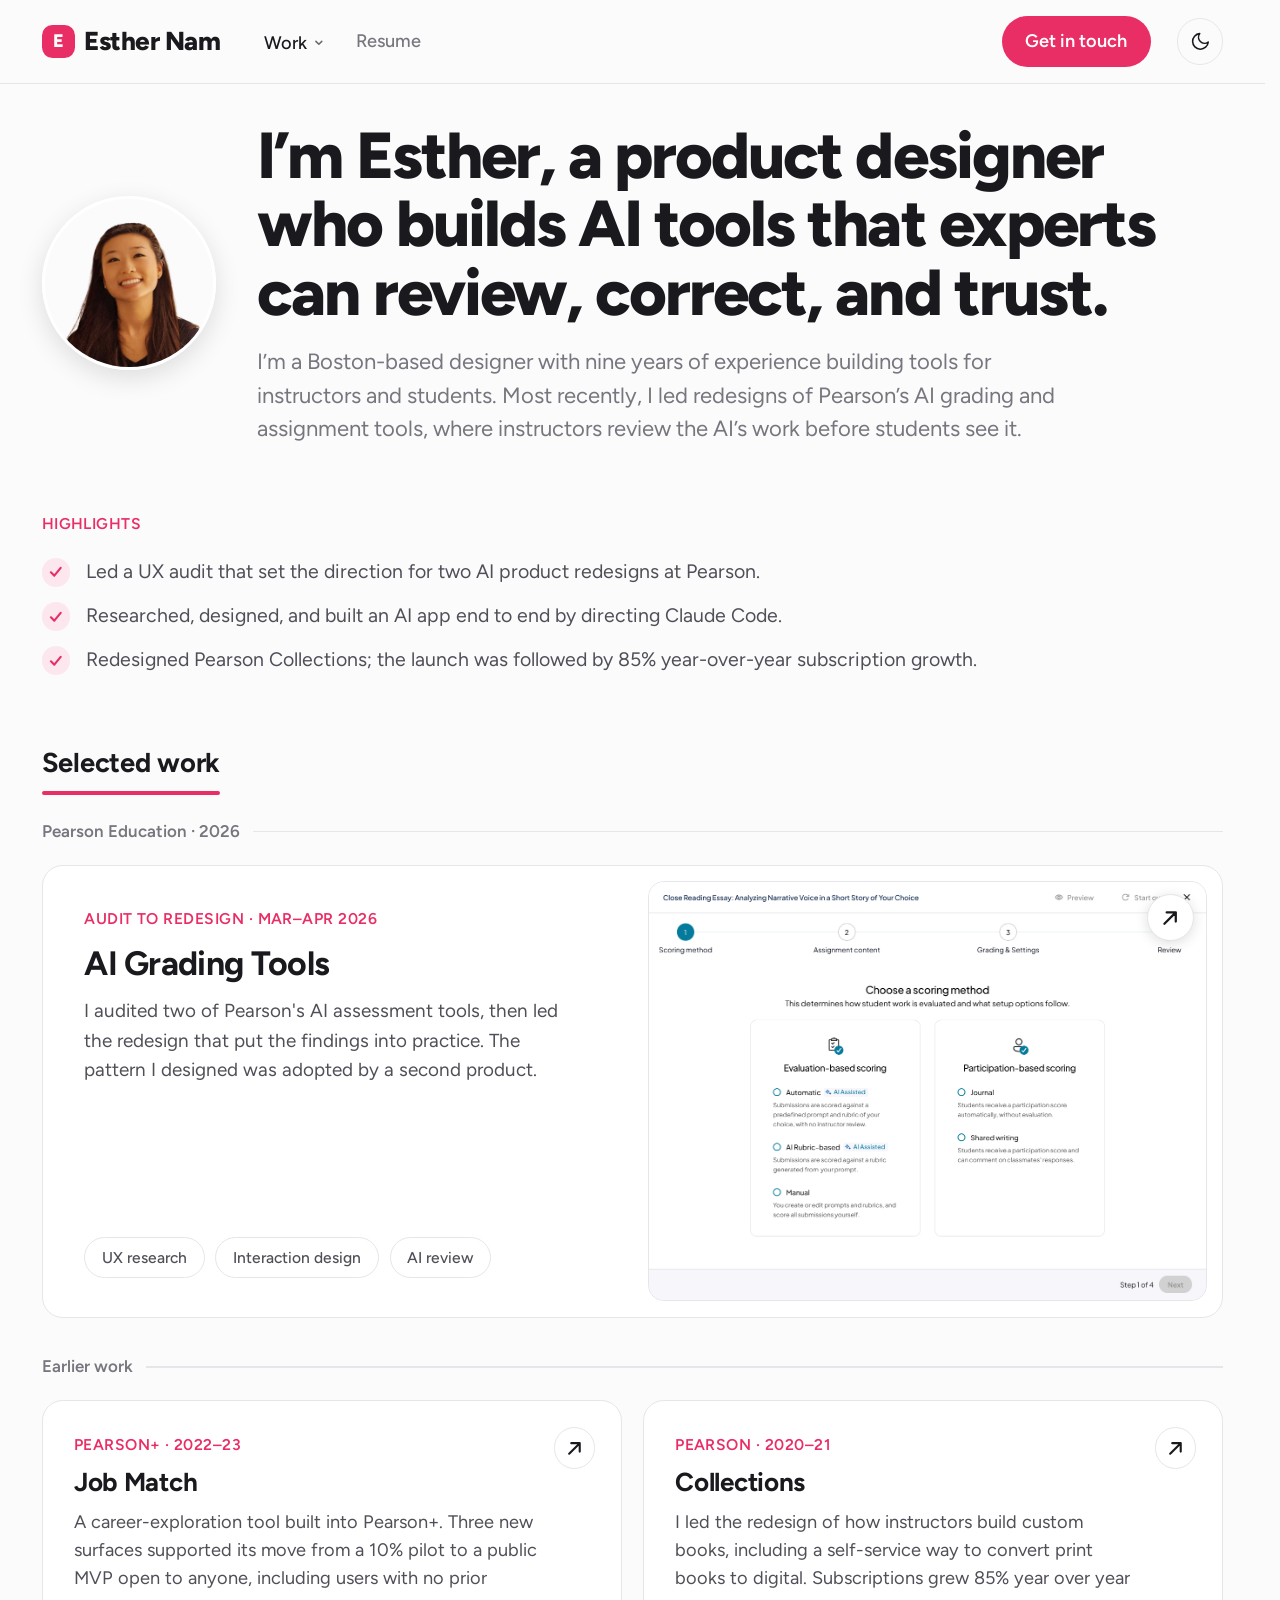
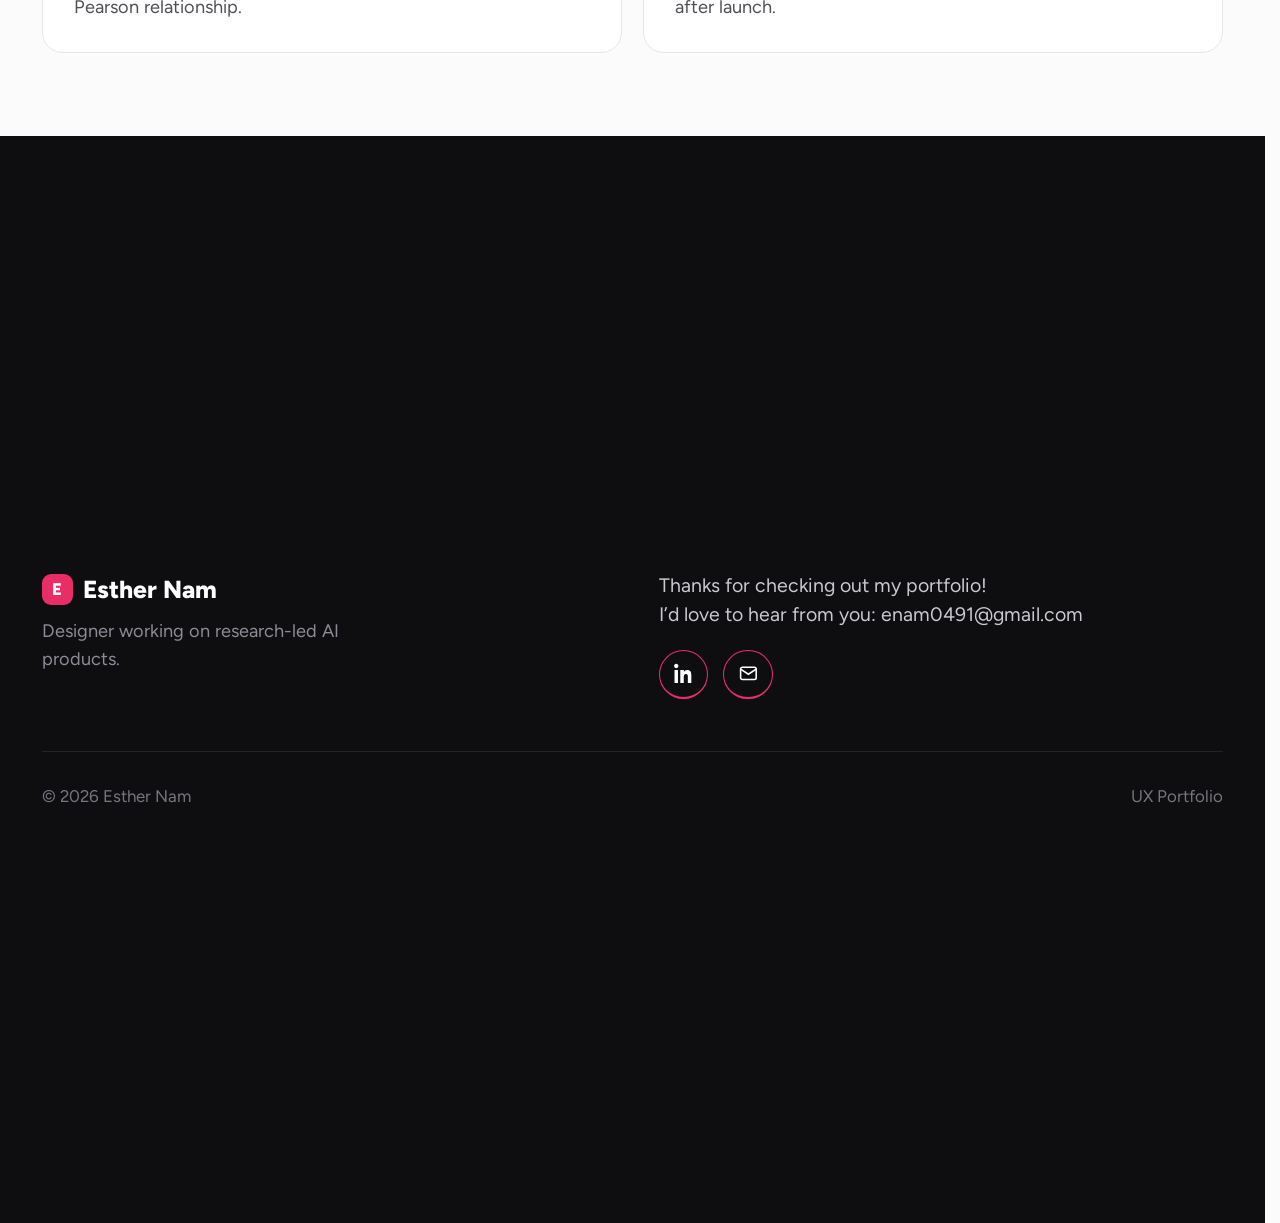
<file: index.html>
<!doctype html>
<html lang="en">
<head>
<!-- Google tag (gtag.js) -->
<script async src="https://www.googletagmanager.com/gtag/js?id=G-MR0TVY28CQ"></script>
<script>
  window.dataLayer = window.dataLayer || [];
  function gtag(){dataLayer.push(arguments);}
  gtag('js', new Date());

  gtag('config', 'G-MR0TVY28CQ');
</script>
<meta charset="utf-8" />
<link rel="icon" href="favicon.svg" type="image/svg+xml" />
<link rel="apple-touch-icon" href="favicon.svg" />
<title>Esther Nam · UX Portfolio</title>
<meta name="viewport" content="width=device-width, initial-scale=1" />
<link rel="preconnect" href="https://fonts.googleapis.com" />
<link rel="preconnect" href="https://fonts.gstatic.com" crossorigin />
<link href="https://fonts.googleapis.com/css2?family=Figtree:wght@400;500;600;700;800&display=swap" rel="stylesheet" />
<style>
  :root {
    --bg: #FBFBFC;
    --card: #FFFFFF;
    --ink: #1A1A1E;
    --ink-2: #4F4F58;
    --muted: #76767E;
    --line: #E6E6EA;
    --line-soft: #F0F0F2;
    --field: #F6F6F8;
    --lav: #E4EFFB;
    --lav-line: #CCE0F7;
    --amber: #1577D6;
    --violet: #9B8CF0;
    --accent: #E92E66;
    --accent-2: #F5849F;
    --accent-soft: #FCE7EE;
    --accent-ink: #B11248;
  }
  body[data-theme="graphite"] {
    --bg: #0B0B0F;
    --card: #20212B;
    --ink: #E8E8EE;
    --ink-2: #C7C7CE;
    --muted: #9A9AA2;
    --line: #34343E;
    --line-soft: #2A2A33;
    --field: #14141A;
    --lav: #1F2A38;
    --lav-line: #2E3C4E;
    --amber: #5AA0EA;
    --violet: #9B8CF0;
    --accent: #FF6492;
    --accent-2: #FF9DBA;
    --accent-soft: rgba(255,100,146,0.16);
    --accent-ink: #FF8DAE;
  }
  * { box-sizing: border-box; }
  html, body { margin: 0; padding: 0; max-width: 100%; }
  html { scroll-behavior: smooth; scrollbar-gutter: stable; }
  body {
    background: var(--bg); color: var(--ink);
    font-family: 'Figtree', -apple-system, BlinkMacSystemFont, system-ui, sans-serif;
    -webkit-font-smoothing: antialiased;
    font-size: 16px; line-height: 1.5;
    transition: background-color 0.25s ease, color 0.25s ease;
  }
  img { max-width: 100%; }
  a { color: inherit; }

  /* ─────────────── Top bar ─────────────── */
  .topbar {
    position: sticky; top: 0; z-index: 50;
    background: color-mix(in srgb, var(--bg) 88%, transparent);
    backdrop-filter: saturate(140%) blur(10px);
    border-bottom: 1px solid var(--line);
  }
  .topbar .inner {
    max-width: 1080px; margin: 0 auto; padding: 0 32px;
    height: 64px; display: flex; align-items: center; gap: 20px;
  }
  .brand { font-weight: 800; font-size: 20px; letter-spacing: -0.02em; text-decoration: none; color: var(--ink); display: flex; align-items: center; gap: 7px; white-space: nowrap; }
  .brand .mk { width: 26px; height: 26px; border-radius: 8px; background: var(--accent); color: #fff; display: grid; place-items: center; font-size: 14px; font-weight: 800; }
  .topbar nav { display: flex; align-items: center; gap: 24px; margin-left: 14px; }
  .topbar nav a { text-decoration: none; color: var(--muted); font-size: 14px; font-weight: 500; line-height: 1; transition: color 0.18s; }
  .topbar nav a:hover, .topbar nav a.active { color: var(--ink); }
  /* Work dropdown */
  .nav-work { position: relative; }
  .nav-work > a { display: inline-flex; align-items: center; gap: 4px; }
  .nav-work .caret { width: 9px; height: 9px; opacity: 0.65; transition: transform 0.18s; }
  .nav-work:hover .caret { transform: rotate(180deg); }
  .nav-work::after { content: ""; position: absolute; top: 100%; left: -14px; right: -14px; height: 14px; }
  .work-menu { position: absolute; top: calc(100% + 12px); left: 50%; transform: translateX(-50%) translateY(-4px); min-width: 240px; background: var(--bg); border: 1px solid var(--line); border-radius: 12px; box-shadow: 0 18px 44px -18px rgba(0,0,0,0.30); padding: 7px; opacity: 0; visibility: hidden; transition: opacity 0.16s ease, transform 0.16s ease; z-index: 80; }
  .nav-work:hover .work-menu { opacity: 1; visibility: visible; transform: translateX(-50%) translateY(0); }
  .topbar .work-menu a { display: block; padding: 9px 12px; border-radius: 8px; color: var(--ink); font-size: 13.5px; font-weight: 600; white-space: nowrap; }
  .topbar .work-menu a small { display: block; color: var(--muted); font-size: 11.5px; font-weight: 400; margin-top: 1px; }
  .topbar .work-menu a:hover { background: var(--field); }
  .topbar .spacer { flex: 1; }
  .btn-primary {
    background: var(--accent); color: #fff; border: 0;
    padding: 9px 18px; border-radius: 999px; font: inherit; font-weight: 600; font-size: 14px; line-height: 1.5;
    cursor: pointer; text-decoration: none; transition: filter 0.18s, transform 0.15s; white-space: nowrap;
  }
  .btn-primary:hover { filter: brightness(1.06); transform: translateY(-1px); }
  .theme-toggle {
    display: inline-grid; place-items: center; width: 36px; height: 36px; border-radius: 999px;
    background: transparent; border: 1px solid var(--line); color: var(--ink); cursor: pointer;
    transition: background-color 0.2s, border-color 0.2s;
  }
  .theme-toggle:hover { background: var(--field); }
  .theme-toggle svg { width: 16px; height: 16px; }
  .theme-toggle .icon-sun { display: none; }
  body[data-theme="graphite"] .theme-toggle .icon-sun { display: block; }
  body[data-theme="graphite"] .theme-toggle .icon-moon { display: none; }
  .avatar-sm { width: 36px; height: 36px; border-radius: 999px; object-fit: cover; object-position: center 22%; border: 1px solid var(--line); }

  /* ─────────────── Page shell ─────────────── */
  .wrap { max-width: 1080px; margin: 0 auto; padding: 28px 32px 0; }
  .col { max-width: none; }

  /* Status banner (homage to Meetup's organizer banner) */
  .banner {
    display: flex; align-items: center; justify-content: space-between; gap: 16px;
    background: var(--accent-soft); border: 1px solid color-mix(in srgb, var(--accent) 25%, transparent);
    border-radius: 14px; padding: 13px 16px 13px 18px; margin-bottom: 36px;
  }
  .banner .bnr-txt { font-size: 14.5px; font-weight: 500; color: var(--ink); display: flex; align-items: center; gap: 10px; }
  .banner .live { width: 8px; height: 8px; border-radius: 999px; background: var(--accent); box-shadow: 0 0 0 4px color-mix(in srgb, var(--accent) 22%, transparent); flex-shrink: 0; }
  .banner .btn-dark { background: var(--ink); color: var(--bg); border: 0; padding: 8px 16px; border-radius: 999px; font: inherit; font-weight: 600; font-size: 13.5px; cursor: pointer; text-decoration: none; white-space: nowrap; }

  /* ─────────────── Hero ─────────────── */
  .hero { margin-bottom: 14px; display: flex; align-items: center; gap: 32px; position: relative; }
  .hero .portrait { width: 134px; height: 134px; border-radius: 999px; object-fit: cover; object-position: center 22%; border: 3px solid var(--card); box-shadow: 0 6px 20px rgba(0,0,0,0.12); margin: 0; flex-shrink: 0; display: block; }
  .hero h1 { font-size: clamp(34px, 4.6vw, 50px); font-weight: 800; line-height: 1.06; letter-spacing: -0.03em; margin: 0; text-wrap: pretty; max-width: none; }
  .hero h1 .accent { color: var(--accent); }
.hero-sub { margin: 14px 0 0; font-size: 17px; line-height: 1.5; color: var(--muted); max-width: 60ch; }
  /* Compact status chip tucked into the hero's right-side whitespace */
  .hero-status { position: absolute; right: 0; bottom: 2px; display: inline-flex; align-items: center; gap: 9px; background: var(--accent-soft); border: 1px solid color-mix(in srgb, var(--accent) 22%, transparent); border-radius: 999px; padding: 8px 15px; white-space: nowrap; }
  .hero-status .live { width: 7px; height: 7px; border-radius: 999px; background: var(--accent); box-shadow: 0 0 0 4px color-mix(in srgb, var(--accent) 20%, transparent); flex-shrink: 0; }
  .hero-status .hs-txt { display: flex; flex-direction: column; line-height: 1.25; }
  .hero-status .hs-txt b { font-size: 12.5px; font-weight: 600; color: var(--ink); }
  .hero-status .hs-txt span { font-size: 11px; color: var(--muted); }

  /* Option B: name-first profile row */
  .profile-row { display: flex; align-items: center; gap: 14px; margin-bottom: 22px; }
  .profile-row .pf-av { width: 52px; height: 52px; border-radius: 999px; object-fit: cover; object-position: center 22%; border: 2px solid var(--card); box-shadow: 0 2px 10px rgba(0,0,0,0.10); }
  .profile-row .pf-name { font-size: 17px; font-weight: 700; letter-spacing: -0.01em; }
  .profile-row .pf-role { font-size: 14px; color: var(--muted); margin-top: 1px; white-space: nowrap; }

  /* Host row (avatar-card pattern) */
  .host-row { display: flex; align-items: center; gap: 12px; margin-bottom: 18px; }
  .host-row .ho-av { width: 40px; height: 40px; border-radius: 999px; object-fit: cover; object-position: center 22%; }
  .host-row .ho-who { font-size: 14px; line-height: 1.35; }
  .host-row .ho-who b { font-weight: 600; }
  .host-row .ho-who span { display: block; color: var(--muted); font-size: 13px; }
  .host-row .ho-badge { margin-left: 4px; display: inline-flex; align-items: center; gap: 6px; font-size: 12.5px; font-weight: 600; color: var(--accent-ink); background: var(--accent-soft); border: 1px solid color-mix(in srgb, var(--accent) 24%, transparent); padding: 5px 11px; border-radius: 999px; }
  .host-row .ho-badge .dot { width: 7px; height: 7px; border-radius: 999px; background: var(--accent); }

  /* Quick-facts (homage to Meetup's date/location card) */
  .facts { display: flex; flex-direction: column; gap: 2px; margin: 22px 0 6px; }
  .fact { display: flex; align-items: center; gap: 13px; padding: 11px 4px; border-top: 1px solid var(--line-soft); }
  .fact:last-child { border-bottom: 1px solid var(--line-soft); }
  .fact .ic { width: 38px; height: 38px; border-radius: 10px; background: var(--field); display: grid; place-items: center; color: var(--accent); flex-shrink: 0; }
  .fact .ic svg { width: 18px; height: 18px; }
  .fact .ft b { display: block; font-size: 14.5px; font-weight: 600; }
  .fact .ft span { font-size: 13px; color: var(--muted); }

  /* ─────────────── Module cards ─────────────── */
  .module {
    background: var(--card); border: 1px solid var(--line); border-radius: 16px;
    padding: 26px 28px; margin-top: 22px;
  }
  /* Flat section — no card wrapper (header + content sit open on the page) */
  .block { margin-top: 52px; }
  .block:first-of-type { margin-top: 40px; }
  /* About styled like the case-study "Systems referenced" card */
  .about-card { background: var(--field); border: 1px solid var(--line); border-radius: 12px; padding: 28px 32px; }
  body[data-theme="graphite"] .about-card { background: var(--card); }
  .about-card .gloss-label { display: block; font-family: 'Figtree', sans-serif; font-size: 12px; letter-spacing: 0.03em; text-transform: uppercase; color: var(--accent); font-weight: 600; margin-bottom: 16px; }
  .about-card .sub-label { margin-top: 22px; }
.about-card { background: transparent; border: 0; border-radius: 0; padding: 0; }
  .sec-head { display: flex; align-items: center; gap: 11px; margin: 0 0 18px; }
  .sec-head h2 { font-size: 21px; font-weight: 700; letter-spacing: -0.01em; margin: 0; position: relative; padding-bottom: 9px; }
  .sec-head h2::after { content: ""; position: absolute; left: 0; bottom: 0; width: 100%; height: 3px; border-radius: 2px; background: var(--accent); }
  .count { font-size: 13px; font-weight: 600; color: var(--muted); background: var(--field); border: 1px solid var(--line); border-radius: 999px; padding: 3px 11px; }

  .about-p { font-size: 15.5px; line-height: 1.62; color: var(--ink-2); margin: 0; max-width: none; }
  .sub-label { font-size: 13px; font-weight: 700; letter-spacing: 0.02em; text-transform: uppercase; color: var(--muted); margin: 22px 0 12px; }
  .ticks { list-style: none; margin: 0; padding: 0; display: flex; flex-direction: column; gap: 11px; }
  .ticks li { display: flex; gap: 12px; font-size: 15px; line-height: 1.5; color: var(--ink-2); }
  .ticks li .tk { width: 22px; height: 22px; border-radius: 999px; background: var(--accent-soft); color: var(--accent); display: grid; place-items: center; flex-shrink: 0; margin-top: 1px; }
  .ticks li .tk svg { width: 12px; height: 12px; }

  /* ─────────────── Work grouping ─────────────── */
  .group-label { display: flex; align-items: center; gap: 10px; margin: 4px 0 16px; font-size: 13px; font-weight: 600; color: var(--muted); }
  .group-label .ar { color: var(--accent); }
  .group-label .ln { flex: 1; height: 1px; background: var(--line); }

  .grid { display: grid; grid-template-columns: 1fr 1fr; gap: 16px; }
  .col-tall { grid-row: span 2; }

  .card {
    position: relative; background: var(--card); border: 1px solid var(--line);
    border-radius: 16px; overflow: hidden; text-decoration: none; color: var(--ink);
    display: flex; flex-direction: column; transition: transform 0.22s ease, box-shadow 0.22s ease, border-color 0.22s ease;
  }
  .card:hover { transform: translateY(-3px); border-color: color-mix(in srgb, var(--ink) 32%, var(--line)); box-shadow: 0 18px 38px -22px rgba(0,0,0,0.32); }
  .card .meta { padding: 20px 22px 0; position: relative; z-index: 2; }
  .card .eyebrow { font-size: 12px; font-weight: 600; letter-spacing: 0.03em; text-transform: uppercase; color: var(--accent); margin-bottom: 9px; }
  .card .title { font-size: 26px; font-weight: 700; line-height: 1.1; letter-spacing: -0.02em; margin: 0; }
  .card .sub { font-size: 14px; line-height: 1.5; color: var(--muted); margin: 6px 0 0; }
  .card .arrow {
    position: absolute; top: 20px; right: 20px; width: 36px; height: 36px; border-radius: 999px;
    background: var(--field); border: 1px solid var(--line); display: grid; place-items: center; transition: transform 0.22s ease, background-color 0.2s; z-index: 3;
  }
  .card:hover .arrow { transform: translate(2px, -2px); background: var(--accent); border-color: var(--accent); }
  .card .arrow svg { width: 14px; height: 14px; stroke: var(--ink); transition: stroke 0.2s; }
  .card:hover .arrow svg { stroke: #fff; }

  /* Coming-soon card (not yet clickable) */
  .card-soon { cursor: default; }
  .card-soon:hover { transform: none; border-color: var(--line); box-shadow: none; }
  .card-soon:hover .arrow { transform: none; background: var(--field); border-color: var(--line); }
  .card-soon:hover .arrow svg { stroke: var(--ink); }
  .card-soon .soon-overlay {
    position: absolute; inset: 0; z-index: 6; border-radius: inherit;
    display: grid; place-items: center; pointer-events: none;
    background: color-mix(in srgb, var(--bg) 74%, transparent);
    backdrop-filter: blur(2px); -webkit-backdrop-filter: blur(2px);
    opacity: 0; transition: opacity 0.22s ease;
  }
  .card-soon:hover .soon-overlay, .card-soon:focus-visible .soon-overlay { opacity: 1; }
  .card-soon .soon-overlay span {
    font-size: 14px; font-weight: 600; letter-spacing: 0.04em; color: var(--ink);
    background: var(--card); border: 1px solid var(--line);
    padding: 9px 18px; border-radius: 999px; box-shadow: 0 8px 24px rgba(0,0,0,0.14);
  }
  .grid > a.card { height: 300px; }
  .card .crop { flex: 1; min-height: 0; margin: 12px; background: var(--field); border-radius: 12px; border: 1px solid var(--line); overflow: hidden; position: relative; }

  .card-tags { display: flex; gap: 7px; flex-wrap: wrap; padding: 0 22px 20px; }
  .tag { font-size: 12px; font-weight: 500; color: var(--ink-2); background: var(--card); border: 1px solid var(--line); border-radius: 999px; padding: 5px 12px; }

  /* ── UX Audit crop ── */
  .card-audit .crop { min-height: 0; padding: 14px; background: var(--field); }
  /* Real-screenshot crops (WSOL, Job Match) */
  .crop-shot { padding: 0 !important; background: var(--field); }
  .crop-shot img { width: 100%; height: 100%; object-fit: cover; object-position: top center; display: block; transition: transform 0.4s ease; }
  /* Audit pain-points table: fill the crop like sibling cards, anchored to the heading */
  .crop-audit-img { background: #0d004d !important; padding: 14px 0 0 18px !important; overflow: hidden; }
  .crop-audit-img img { width: 100% !important; height: 100% !important; object-fit: cover !important; object-position: left top !important; transform: scale(0.92); transform-origin: left top; }
  .card:hover .crop-shot img, .wide:hover .crop-shot img { transform: scale(1.03); }
  .card:hover .crop-audit-img img { transform: scale(0.947); }
  .audit-stack { position: relative; height: 100%; }
  .audit-screen { position: absolute; left: 0; top: 5%; width: 45%; height: 90%; background: var(--card); border: 1px solid var(--line); border-radius: 8px; box-shadow: 0 8px 22px rgba(0,0,0,0.07); padding: 9px; overflow: hidden; }
  .audit-screen .sc-top { display: flex; align-items: center; gap: 4px; padding-bottom: 7px; border-bottom: 1px solid var(--line-soft); margin-bottom: 8px; }
  .audit-screen .sc-top i { width: 5px; height: 5px; border-radius: 999px; background: var(--line); }
  .audit-screen .sc-top .t { margin-left: 4px; height: 4px; width: 38%; border-radius: 2px; background: var(--line); }
  .audit-screen .sc-nav { display: flex; gap: 5px; margin-bottom: 9px; }
  .audit-screen .sc-nav b { height: 6px; flex: 1; border-radius: 2px; background: var(--line-soft); }
  .audit-screen .sc-nav b:first-child { background: var(--lav); }
  .audit-screen .ln { height: 4px; border-radius: 2px; background: var(--line-soft); margin-bottom: 6px; }
  .audit-screen .ln.s { width: 58%; }
  .audit-screen .ln.m { width: 78%; }
  .audit-screen .card-row { display: flex; gap: 6px; margin-top: 9px; }
  .audit-screen .card-row b { flex: 1; height: 28px; border-radius: 5px; background: var(--field); border: 1px solid var(--line); }
  .audit-frame { background: var(--card); border: 1px solid var(--line); border-radius: 7px; padding: 8px 9px; position: absolute; right: 0; width: 43%; z-index: 4; box-shadow: 0 6px 16px rgba(0,0,0,0.10); }
  .audit-frame .pill { display: inline-flex; align-items: center; gap: 5px; padding: 3px 7px; border-radius: 5px; background: var(--lav); font-size: 8.5px; font-weight: 700; color: var(--ink-2); white-space: nowrap; }
  .audit-frame .pill .ic { width: 8px; height: 8px; border-radius: 999px; background: var(--violet); flex-shrink: 0; }
  .audit-frame .lines { display: flex; flex-direction: column; gap: 4px; margin-top: 7px; }
  .audit-frame .lines i { display: block; height: 3.5px; border-radius: 2px; background: var(--lav); }
  .audit-frame .lines i:nth-child(1) { width: 80%; }
  .audit-frame .lines i:nth-child(2) { width: 55%; }
  .audit-frame .stars { display: flex; gap: 2px; margin-top: 7px; }
  .audit-frame .stars span { width: 8px; height: 8px; border-radius: 2px; background: var(--amber); }
  .audit-frame .stars span.off { background: var(--lav); }
  .audit-frame.f1 { top: 0; }
  .audit-frame.f2 { top: 50%; transform: translateY(-50%); }
  .audit-frame.f3 { bottom: 0; }
  .audit-frame .tail { position: absolute; top: 50%; right: 100%; width: 32%; height: 2px; background: var(--accent); transform: translateY(-50%); }
  .audit-frame .tail::before { content: ""; position: absolute; left: -2px; top: 50%; transform: translateY(-50%); width: 7px; height: 7px; border-radius: 999px; background: var(--accent); }

  /* ── Writing Solutions crop ── */
  .crop-writing { padding: 12px; }
  .scoring-tile { background: var(--card); border: 1.5px solid var(--line); border-radius: 10px; padding: 9px 11px; position: relative; box-shadow: 0 4px 16px rgba(0,0,0,0.06); }
  .scoring-tile .radio { position: absolute; top: 16px; right: 16px; width: 18px; height: 18px; border-radius: 999px; border: 2px solid var(--accent); display: grid; place-items: center; }
  .scoring-tile .radio::after { content: ""; width: 8px; height: 8px; border-radius: 999px; background: var(--accent); }
  .scoring-tile .st-steps { display: flex; align-items: center; margin-bottom: 12px; }
  .scoring-tile .st-step { width: 13px; height: 13px; border-radius: 999px; border: 1.5px solid var(--line); background: var(--card); flex-shrink: 0; }
  .scoring-tile .st-step.done { background: var(--amber); border-color: var(--amber); }
  .scoring-tile .st-seg { flex: 1; height: 1.5px; background: var(--line); }
  .scoring-tile .st-title { height: 9px; width: 64%; border-radius: 3px; background: color-mix(in srgb, var(--ink) 24%, var(--card)); margin-bottom: 9px; }
  .scoring-tile .st-line { height: 6px; border-radius: 3px; background: var(--line); margin-bottom: 6px; }
  .scoring-tile .st-line.w1 { width: 100%; }
  .scoring-tile .st-line.w2 { width: 88%; }
  .scoring-tile .st-line.w3 { width: 72%; margin-bottom: 0; }
  .scoring-tile h4 { margin: 0 0 3px; font-size: 14.5px; font-weight: 700; color: var(--ink); letter-spacing: -0.01em; }
  .scoring-tile .badge { display: inline-flex; align-items: center; gap: 5px; padding: 3px 8px; border-radius: 5px; background: color-mix(in srgb, var(--amber) 22%, var(--card)); color: color-mix(in srgb, var(--amber) 55%, var(--ink)); font-size: 10px; font-weight: 600; margin-bottom: 9px; }
  .scoring-tile .badge svg { width: 10px; height: 10px; flex-shrink: 0; color: var(--amber); }
  .scoring-tile p { margin: 0; font-size: 11.5px; line-height: 1.4; color: var(--ink-2); }
  .crop-writing .ghost { position: absolute; right: -40px; bottom: -28px; background: var(--card); border: 1px solid var(--line); border-radius: 8px; padding: 12px; width: 160px; opacity: 0.55; transform: rotate(2deg); }
  .crop-writing .ghost .h { height: 6px; width: 70%; background: var(--line); border-radius: 2px; margin-bottom: 8px; }
  .crop-writing .ghost .l { height: 4px; background: var(--line-soft); border-radius: 2px; margin-bottom: 4px; }
  .crop-writing .ghost .l.s { width: 60%; }

  /* ── Freehand Grader crop ── */
  .crop-grader { padding: 0; display: grid; grid-template-columns: 1.4fr 1fr; gap: 0; }
  .grader-left { padding: 14px; border-right: 1px dashed var(--line); position: relative; }
  .grader-left .label { font-size: 10.5px; font-weight: 700; color: var(--muted); letter-spacing: 0.06em; text-transform: uppercase; margin-bottom: 8px; }
  .grader-left .answer { background: var(--card); border: 1px solid var(--line); border-radius: 6px; padding: 10px; position: relative; min-height: 70px; }
  .grader-left .answer svg { width: 100%; height: 50px; color: var(--ink); }
  .grader-left .pin { position: absolute; top: 14px; right: 14px; width: 22px; height: 22px; border-radius: 999px; background: var(--amber); color: #fff; display: grid; place-items: center; font-size: 11px; font-weight: 700; box-shadow: 0 4px 10px rgba(0,0,0,0.18); }
  .grader-right { padding: 14px; background: var(--card); }
  .grader-right .label { font-size: 10.5px; font-weight: 700; color: var(--muted); letter-spacing: 0.06em; text-transform: uppercase; margin-bottom: 6px; }
  .grader-right h5 { margin: 0 0 5px; font-size: 14px; font-weight: 700; color: var(--ink); }
  .grader-right p { margin: 0 0 7px; font-size: 11.5px; line-height: 1.45; color: var(--ink-2); }
  .grader-right .feedback { background: var(--lav); border-left: 3px solid var(--amber); border-radius: 4px; padding: 8px 10px; font-size: 11px; color: var(--ink); line-height: 1.45; }

  /* ── Job Match + Focus wide cards ── */
  .wide { background: var(--card); color: var(--ink); border: 1px solid var(--line); border-radius: 16px; display: grid; grid-template-columns: 1fr 1fr; gap: 0; overflow: hidden; text-decoration: none; transition: transform 0.22s ease, box-shadow 0.22s ease, border-color 0.22s ease; position: relative; margin-top: 16px; }
  .wide:hover { transform: translateY(-3px); border-color: color-mix(in srgb, var(--ink) 32%, var(--line)); box-shadow: 0 18px 38px -22px rgba(0,0,0,0.32); }
  .wide .left { padding: 32px 32px 30px; display: flex; flex-direction: column; justify-content: space-between; min-height: 270px; }
  .wide .eyebrow { font-size: 12px; font-weight: 600; letter-spacing: 0.03em; text-transform: uppercase; color: var(--accent); margin-bottom: 11px; }
  .wide h3 { font-size: 26px; font-weight: 700; letter-spacing: -0.02em; line-height: 1.1; margin: 0 0 11px; }
  .wide p { margin: 0 0 16px; font-size: 14.5px; line-height: 1.55; color: var(--ink-2); max-width: 380px; }
  .wide .meta-pills { display: flex; gap: 8px; flex-wrap: wrap; align-self: flex-start; }
  .wide .pill { font-size: 12px; font-weight: 500; padding: 6px 13px; border-radius: 999px; background: var(--card); color: var(--ink-2); border: 1px solid var(--line); }
  .wide .award { display: inline-flex; align-items: center; gap: 9px; padding: 6px 13px; border-radius: 999px; font-size: 12.5px; font-weight: 600; background: var(--field); color: var(--ink-2); border: 1px solid var(--line); align-self: flex-start; }
  .wide .award .star { width: 13px; height: 13px; color: #1577D6; display: inline-flex; }
  .wide .award .star svg { width: 13px; height: 13px; display: block; }
  .wide .arrow { position: absolute; top: 22px; right: 22px; width: 36px; height: 36px; border-radius: 999px; background: var(--card); border: 1px solid var(--line); box-shadow: 0 2px 10px rgba(0,0,0,0.13); display: grid; place-items: center; transition: transform 0.22s ease, background-color 0.2s; z-index: 6; }
  .wide:hover .arrow { transform: translate(2px, -2px); background: var(--accent); border-color: var(--accent); }
  .wide .arrow svg { width: 14px; height: 14px; stroke: var(--ink); transition: stroke 0.2s; }
  .wide:hover .arrow svg { stroke: #fff; }

  .wide .crop { padding: 24px; background: var(--field); position: relative; display: flex; align-items: center; justify-content: center; min-height: 246px; }
  /* Inset the wide-card visuals into a framed panel, matching cards 1 & 2 */
  .wide .crop, .wide .focus-vis { margin: 12px; border: 1px solid var(--line); border-radius: 12px; overflow: hidden; }
  .career-card { background: var(--card); border: none; border-radius: 10px; padding: 18px; width: 100%; max-width: 320px; box-shadow: 0 8px 24px rgba(0,0,0,0.10); position: relative; }
  .career-card .cc-eyebrow { font-size: 9.5px; font-weight: 700; letter-spacing: 0.08em; text-transform: uppercase; color: var(--muted); margin-bottom: 8px; }
  .career-card h5 { margin: 0 0 4px; font-size: 16px; font-weight: 700; color: var(--ink); letter-spacing: -0.01em; }
  .career-card .cc-sub { font-size: 11.5px; color: var(--ink-2); margin: 0 0 14px; }
  .career-card .cc-facts { display: flex; align-items: flex-end; gap: 6px; height: 60px; padding: 10px 0 0; border-top: 1px solid var(--line); }
  .career-card .cc-facts .bar { flex: 1; background: linear-gradient(to top, var(--amber), #A9CEF2); border-radius: 3px 3px 0 0; opacity: 0.9; }
  .career-card .cc-facts .bar.b1 { height: 32%; }
  .career-card .cc-facts .bar.b2 { height: 52%; }
  .career-card .cc-facts .bar.b3 { height: 78%; opacity: 1; }
  .career-card .cc-facts .bar.b4 { height: 64%; }
  .career-card .cc-facts .bar.b5 { height: 44%; }
  .career-card .cc-axis { display: flex; justify-content: space-between; font-size: 9px; color: var(--muted); margin-top: 6px; letter-spacing: 0.04em; }
  .career-card .cc-facts-label { font-size: 9.5px; font-weight: 600; letter-spacing: 0.06em; text-transform: uppercase; color: var(--muted); margin-bottom: 4px; }
  .career-card .cc-tag { position: absolute; top: -10px; right: 16px; font-size: 9.5px; font-weight: 600; background: var(--amber); color: #fff; padding: 3px 8px; border-radius: 4px; letter-spacing: 0.04em; }
  .wide .crop .ghost { position: absolute; right: -32px; bottom: 24px; background: var(--card); border: 1px solid var(--line); border-radius: 8px; padding: 12px; width: 140px; opacity: 0.55; transform: rotate(3deg); }
  .wide .crop .ghost .h { height: 6px; width: 70%; background: var(--line); border-radius: 2px; margin-bottom: 8px; }
  .wide .crop .ghost .l { height: 4px; background: var(--line-soft); border-radius: 2px; margin-bottom: 4px; }
  .wide .crop .ghost .l.s { width: 60%; }

  .focus-vis { background: var(--field); display: grid; place-items: center; position: relative; min-height: 246px; overflow: hidden; }
  .focus-vis.crop-shot { padding: 0; }
  .focus-vis.crop-shot img { width: 100%; height: 100%; object-fit: cover; object-position: center top; display: block; transition: transform 0.4s ease; }
  .wide:hover .focus-vis.crop-shot img { transform: scale(1.03); }
  .focus-vis::before { content: ""; position: absolute; width: 360px; height: 360px; border-radius: 999px; background: radial-gradient(circle, rgba(21,119,214,0.20) 0%, rgba(21,119,214,0.08) 38%, transparent 68%); filter: blur(6px); z-index: 0; animation: focus-glow 5s ease-in-out infinite; }
  @keyframes focus-glow { 0%,100% { opacity: 0.6; transform: scale(0.92);} 50% { opacity: 1; transform: scale(1.08);} }
  @media (prefers-reduced-motion: reduce) { .focus-vis::before { animation: none; } }
  .ring { position: absolute; border-radius: 999px; border: 1px solid rgba(123,116,160,0.22); z-index: 1; }
  body[data-theme="graphite"] .ring { border-color: rgba(155,140,240,0.28); }
  .ring.r1 { width: 320px; height: 320px; }
  .ring.r2 { width: 240px; height: 240px; }
  .ring.r3 { width: 160px; height: 160px; }
  .ring.r4 { width: 80px; height: 80px; border-color: rgba(21,119,214,0.50); }
  body[data-theme="graphite"] .ring.r4 { border-color: rgba(90,160,234,0.55); }
  .ring-core { width: 14px; height: 14px; border-radius: 999px; background: #1577D6; box-shadow: 0 0 32px 4px rgba(21,119,214,0.55); position: relative; z-index: 2; }
  body[data-theme="graphite"] .ring-core { background: #5AA0EA; box-shadow: 0 0 32px 4px rgba(90,160,234,0.5); }
  .focus-vis .stamp { position: absolute; top: 22px; right: 22px; font-size: 11px; font-weight: 600; color: #1577D6; letter-spacing: 0.08em; z-index: 3; }
  body[data-theme="graphite"] .focus-vis .stamp { color: #5AA0EA; }


  /* ── Earlier work: compact cards ── */
  .compact-grid { display: grid; grid-template-columns: 1fr 1fr; gap: 16px; }
  .compact { position: relative; display: block; background: var(--card); color: var(--ink); border: 1px solid var(--line); border-radius: 16px; padding: 24px 64px 24px 24px; text-decoration: none; transition: transform 0.22s ease, box-shadow 0.22s ease, border-color 0.22s ease; }
  .compact:hover { transform: translateY(-3px); border-color: color-mix(in srgb, var(--ink) 32%, var(--line)); box-shadow: 0 18px 38px -22px rgba(0,0,0,0.32); }
  .compact:focus-visible { outline: 2px solid var(--accent); outline-offset: 3px; }
  .compact .eyebrow { font-size: 12px; font-weight: 600; letter-spacing: 0.03em; text-transform: uppercase; color: var(--accent); margin-bottom: 9px; }
  .compact h3 { font-size: 20px; font-weight: 700; letter-spacing: -0.01em; line-height: 1.15; margin: 0 0 8px; }
  .compact p { margin: 0; font-size: 14px; line-height: 1.55; color: var(--ink-2); }
  .compact-arrow { position: absolute; top: 20px; right: 20px; width: 32px; height: 32px; border-radius: 999px; background: var(--card); border: 1px solid var(--line); display: grid; place-items: center; transition: transform 0.22s ease, background-color 0.2s; }
  .compact-arrow svg { width: 13px; height: 13px; stroke: var(--ink); transition: stroke 0.2s; }
  .compact:hover .compact-arrow { transform: translate(2px, -2px); background: var(--accent); border-color: var(--accent); }
  .compact:hover .compact-arrow svg { stroke: #fff; }
  @media (max-width: 820px) { .compact-grid { grid-template-columns: 1fr; } }
  @media (prefers-reduced-motion: reduce) { .compact, .compact-arrow { transition: none; } .compact:hover { transform: none; } }

  /* ─────────────── Topics + footer ─────────────── */
  .pills { display: flex; gap: 9px; flex-wrap: wrap; }
  .pills a, .pills span { text-decoration: none; font-size: 13.5px; font-weight: 500; color: var(--ink); background: var(--card); border: 1px solid var(--line); border-radius: 999px; padding: 8px 15px; }

  footer { background: #0E0E11; color: #C9C9CF; margin-top: 64px; min-height: calc(100vh - 64px); display: flex; align-items: center; }
  footer .fin { width: 100%; max-width: 1080px; margin: 0 auto; padding: 64px 32px 48px; }
  footer .ft-top { display: grid; grid-template-columns: repeat(auto-fit, minmax(260px, 1fr)); align-items: start; gap: 32px 40px; }
  footer .ft-brand { font-weight: 800; font-size: 19px; color: #fff; display: flex; align-items: center; gap: 8px; }
  footer .ft-brand .mk { width: 24px; height: 24px; border-radius: 7px; background: var(--accent); color: #fff; display: grid; place-items: center; font-size: 13px; font-weight: 800; }
  footer .ft-tag { font-size: 14px; color: #8C8C95; margin-top: 8px; max-width: 30ch; }
  footer .ft-cta { display: flex; flex-direction: column; align-items: flex-start; gap: 16px; }
  footer .ft-links { display: flex; gap: 12px; }
  footer .ft-links a { width: 38px; height: 38px; border-radius: 999px; border: 1px solid var(--accent); display: grid; place-items: center; color: #fff; text-decoration: none; transition: border-color 0.18s, color 0.18s; }
  footer .ft-links a svg { display: block; }
  footer .ft-links a:hover { border-color: var(--accent); color: #fff; background: var(--accent); }
  footer .ft-cta a { color: #fff; font-weight: 600; text-decoration: none; border-bottom: 2px solid var(--accent); padding-bottom: 2px; }
  footer .ft-bottom { display: flex; justify-content: space-between; gap: 16px; flex-wrap: wrap; margin-top: 40px; padding-top: 24px; border-top: 1px solid #232329; font-size: 13px; color: #76767E; }

  /* ─────────────── Responsive ─────────────── */
  @media (max-width: 820px) {
    .grid { grid-template-columns: 1fr; gap: 14px; }
    .col-tall { grid-row: auto; }
    .grid > a.card { height: auto; }
    /* Uniform card + crop heights on mobile so all four match */
    .card .crop { height: 240px; flex: none; }
    .card-audit .crop, .crop-shot { height: 240px; }
    .wide { grid-template-columns: 1fr; display: flex; flex-direction: column; }
    .wide .left { min-height: auto; padding: 20px 22px 22px; flex: 0 0 auto; }
    .wide .arrow { top: 20px; right: 20px; }
    .wide h3 { margin: 0 0 8px; }
    .wide p { margin: 0 0 14px; max-width: none; }
    .wide .crop, .wide .focus-vis { height: 240px; min-height: 0; flex: none; }
    .crop-writing .ghost, .wide .crop .ghost { display: none; }
  }
  @media (max-width: 560px) {
    .topbar .inner, .wrap { padding-left: 18px; padding-right: 18px; }
    .topbar nav { gap: 16px; margin-left: 8px; }
    .topbar .btn-primary { display: none; }
    .wrap { padding-top: 22px; }
    .hero { flex-direction: column; align-items: flex-start; gap: 18px; }
    .hero .portrait { width: 92px; height: 92px; }
    .hero-status { position: static; right: auto; bottom: auto; }
    .banner { flex-direction: column; align-items: flex-start; gap: 12px; }
    .module { padding: 22px 18px; }
    .hero h1 { font-size: clamp(30px, 8vw, 40px); }
    .crop-grader { grid-template-columns: 1fr; }
    .grader-left { border-right: none; border-bottom: 1px dashed var(--line); }
    .audit-frame.f1, .audit-frame.f2, .audit-frame.f3 { width: 64%; }
    .ring.r1 { width: 240px; height: 240px; }
    .ring.r2 { width: 180px; height: 180px; }
    .ring.r3 { width: 120px; height: 120px; }
    .ring.r4 { width: 60px; height: 60px; }
    footer .fin { padding: 36px 18px 32px; }
  }
</style>
<link rel="stylesheet" href="shared.css" />
</head>
<body data-theme="blue">
<script>
  (function(){
    try {
      var t = localStorage.getItem('case-palette');
      document.body.dataset.theme = (t === 'graphite' || t === 'blue') ? t : 'blue';
    } catch(e) { document.body.dataset.theme = 'blue'; }
  })();
</script>

<!-- ─── Top bar ─── -->
<header class="topbar">
  <div class="inner">
    <a class="brand" href="index.html"><span class="mk">E</span>Esther Nam</a>
    <nav>
      <div class="nav-work">
        <a href="#work" class="active">Work<svg class="caret" viewBox="0 0 16 16" fill="none" stroke="currentColor" stroke-width="2" stroke-linecap="round" stroke-linejoin="round"><path d="M4 6l4 4 4-4"/></svg></a>
        <div class="work-menu">
          <a href="pearson-ai-grading.html">AI Grading Tools<small>Audit to redesign · Pearson</small></a>
          <a href="job-match.html">Job Match<small>Career tool · POC → MVP</small></a>
            <a href="collections.html">Collections<small>Creation flow redesign · Shipped</small></a>
        </div>
      </div>
      <a href="resume.html">Resume</a>
    </nav>
    <span class="spacer"></span>
    <a href="#contact" class="btn-primary">Get in touch</a>
    <button class="theme-toggle" type="button" aria-label="Toggle dark mode">
      <svg class="icon-moon" viewBox="0 0 24 24" fill="none" stroke="currentColor" stroke-width="1.8" stroke-linecap="round" stroke-linejoin="round"><path d="M21 12.79A9 9 0 1 1 11.21 3 7 7 0 0 0 21 12.79z"/></svg>
      <svg class="icon-sun" viewBox="0 0 24 24" fill="none" stroke="currentColor" stroke-width="1.8" stroke-linecap="round" stroke-linejoin="round"><circle cx="12" cy="12" r="4"/><path d="M12 2v2M12 20v2M4.93 4.93l1.41 1.41M17.66 17.66l1.41 1.41M2 12h2M20 12h2M4.93 19.07l1.41-1.41M17.66 6.34l1.41-1.41"/></svg>
    </button>
  </div>
</header>

<div class="wrap">
  <div class="col">

    <!-- Hero -->
    <section class="hero" id="about">
      <img class="portrait" src="images/esther-portrait.png" alt="Esther Nam" />
      <div>
        <h1>I’m Esther, a product designer who builds AI tools that experts can review, correct, and trust.</h1>
        <p class="hero-sub">I’m a Boston-based designer with nine years of experience building tools for instructors and students. Most recently, I led redesigns of Pearson’s AI grading and assignment tools, where instructors review the AI’s work before students see it.</p>
      </div>
    </section>

    <!-- About -->
    <section class="block about-card">
      <span class="gloss-label">Highlights</span>
      <ul class="ticks">
        <li><span class="tk"><svg viewBox="0 0 16 16" fill="none" stroke="currentColor" stroke-width="2.2" stroke-linecap="round" stroke-linejoin="round"><path d="M3 8.5l3.5 3.5L13 4"/></svg></span>Led a UX audit that set the direction for two AI product redesigns at Pearson.</li>
        <li><span class="tk"><svg viewBox="0 0 16 16" fill="none" stroke="currentColor" stroke-width="2.2" stroke-linecap="round" stroke-linejoin="round"><path d="M3 8.5l3.5 3.5L13 4"/></svg></span>Researched, designed, and built an AI app end to end by directing Claude Code.</li>
        <li><span class="tk"><svg viewBox="0 0 16 16" fill="none" stroke="currentColor" stroke-width="2.2" stroke-linecap="round" stroke-linejoin="round"><path d="M3 8.5l3.5 3.5L13 4"/></svg></span>Redesigned Pearson Collections; the launch was followed by 85% year-over-year subscription growth.</li>
      </ul>
    </section>

    <!-- Work -->
    <section class="block" id="work">
      <div class="sec-head"><h2>Selected work</h2></div>

      <div class="group-label"><span>Pearson Education · 2026</span><span class="ln"></span></div>

      <!-- AI Grading Tools (merged UX Audit + Writing Solutions) -->
      <a href="pearson-ai-grading.html" class="wide" style="margin-top: 0;">
        <div class="left">
          <div>
            <div class="eyebrow">Audit to redesign · Mar–Apr 2026</div>
            <h3>AI Grading Tools</h3>
            <p>I audited two of Pearson's AI assessment tools, then led the redesign that put the findings into practice. The pattern I designed was adopted by a second product.</p>
          </div>
          <div class="meta-pills"><span class="pill">UX research</span><span class="pill">Interaction design</span><span class="pill">AI review</span></div>
        </div>
        <div class="arrow"><svg viewBox="0 0 16 16" fill="none" stroke-width="2"><path d="M3 13L13 3M13 3H5M13 3V11" stroke-linecap="round"/></svg></div>
        <div class="crop crop-shot">
          <img src="images/card-wsol.png" alt="The scoring-method step of the redesigned Writing Solutions assignment flow." loading="lazy" />
        </div>
      </a>

        <!-- Freehand Grader card — HIDDEN FOR NOW (coming soon, re-enable later; was in the Pearson grid) -->
        <!--
        <div class="card card-soon" tabindex="0" aria-label="Freehand Grader case study, coming soon">
          <div class="meta">
            <div class="eyebrow">3 · Informed by the audit</div>
            <h3 class="title">Freehand Grader</h3>
            <p class="sub">Re-design of the student experience.</p>
          </div>
          <div class="arrow"><svg viewBox="0 0 16 16" fill="none" stroke-width="2"><path d="M3 13L13 3M13 3H5M13 3V11" stroke-linecap="round"/></svg></div>
          <div class="crop crop-grader">
            <div class="grader-left">
              <div class="label">Pinned answer</div>
              <div class="answer">
                <div class="pin">4</div>
                <svg viewBox="0 0 200 100" fill="none" stroke="currentColor" stroke-width="2">
                  <path d="M10 70 Q 40 30 70 55 T 130 50 T 190 38" />
                  <path d="M14 88 L 24 78 L 34 84 L 44 72" stroke-width="1.5" opacity="0.5" />
                  <text x="60" y="22" font-size="10" font-family="ui-monospace, monospace" fill="currentColor" stroke="none">2x + 5y = 14</text>
                </svg>
              </div>
            </div>
            <div class="grader-right">
              <div class="label">Question 4</div>
              <h5>Solve for y.</h5>
              <p>Show your work for full credit.</p>
              <div class="feedback">Nice setup. Check your sign on line 2, the 5y term flipped.</div>
            </div>
          </div>
          <div class="card-tags"><span class="tag">Student UX</span><span class="tag">AI feedback</span></div>
          <div class="soon-overlay"><span>Coming soon</span></div>
        </div>
        -->

      <div class="group-label" style="margin-top: 28px;"><span>Earlier work</span><span class="ln"></span></div>

      <div class="compact-grid">
        <!-- Job Match -->
        <a href="job-match.html" class="compact">
          <div class="eyebrow">Pearson+ · 2022–23</div>
          <h3>Job Match</h3>
          <p>A career-exploration tool built into Pearson+. Three new surfaces supported its move from a 10% pilot to a public MVP open to anyone, including users with no prior Pearson relationship.</p>
          <span class="compact-arrow" aria-hidden="true"><svg viewBox="0 0 16 16" fill="none" stroke-width="2"><path d="M3 13L13 3M13 3H5M13 3V11" stroke-linecap="round"/></svg></span>
        </a>

        <!-- Collections -->
        <a href="collections.html" class="compact">
          <div class="eyebrow">Pearson · 2020–21</div>
          <h3>Collections</h3>
          <p>I led the redesign of how instructors build custom books, including a self-service way to convert print books to digital. Subscriptions grew 85% year over year after launch.</p>
          <span class="compact-arrow" aria-hidden="true"><svg viewBox="0 0 16 16" fill="none" stroke-width="2"><path d="M3 13L13 3M13 3H5M13 3V11" stroke-linecap="round"/></svg></span>
        </a>
      </div>

    </section>


  </div>
</div>

<!-- ─── Footer ─── -->
<footer id="contact">
  <div class="fin">
    <div class="ft-top">
      <div>
        <div class="ft-brand"><span class="mk">E</span>Esther Nam</div>
        <p class="ft-tag">Designer working on research-led AI products.</p>
      </div>
      <div class="ft-cta">
        <span>Thanks for checking out my portfolio!<br />I’d love to hear from you: <span class="email-out"></span></span>
        <div class="ft-links">
          <a href="https://www.linkedin.com/in/esther-nam/" target="_blank" rel="noopener" aria-label="LinkedIn"><svg viewBox="-1.25 0 24 24" fill="currentColor" width="16" height="16"><path d="M4.98 3.5C4.98 4.88 3.87 6 2.5 6S0 4.88 0 3.5 1.12 1 2.5 1s2.48 1.12 2.48 2.5zM.5 8h4V23h-4V8zm7 0h3.8v2.05h.05c.53-1 1.83-2.05 3.77-2.05 4.03 0 4.78 2.65 4.78 6.1V23h-4v-6.6c0-1.58-.03-3.6-2.2-3.6-2.2 0-2.53 1.72-2.53 3.5V23h-4V8z"/></svg></a>
          <a href="#" class="email-link" aria-label="Email"><svg viewBox="0 0 24 24" fill="none" stroke="currentColor" stroke-width="1.8" width="16" height="16"><rect x="3" y="5" width="18" height="14" rx="2"/><path d="M3 7l9 6 9-6"/></svg></a>
        </div>
      </div>
    </div>
    <div class="ft-bottom">
      <span>© 2026 Esther Nam</span>
      <span>UX Portfolio</span>
    </div>
  </div>
</footer>

<script>
  (function () {
    const body = document.body;
    const btn = document.querySelector('.theme-toggle');
    btn.addEventListener('click', () => {
      const next = body.dataset.theme === 'graphite' ? 'blue' : 'graphite';
      body.dataset.theme = next;
      try { localStorage.setItem('case-palette', next); } catch (e) {}
    });
  })();
</script>
<style id="mobile-opt">
@keyframes contact-jiggle { 0%,100%{transform:translateX(0)} 18%{transform:translateX(-5px)} 38%{transform:translateX(5px)} 58%{transform:translateX(-3px)} 78%{transform:translateX(3px)} }
.ft-cta.jiggle > span { animation: contact-jiggle .5s ease; display:inline-block; }
.ft-cta.jiggle .ft-links a { animation: contact-jiggle .55s ease; }
.ft-cta.jiggle .ft-links a:nth-child(2){ animation-delay:.06s; }
@media (prefers-reduced-motion: reduce){ .ft-cta.jiggle > span, .ft-cta.jiggle .ft-links a { animation:none; } }
.nav-work.open .work-menu { opacity:1 !important; visibility:visible !important; transform:translateX(-50%) translateY(0) !important; }
.nav-work.open .caret { transform: rotate(180deg); }
@media (hover: none) and (max-width: 600px){
  .work-menu { left:0 !important; right:auto !important; transform:translateX(0) translateY(-4px) !important; min-width:210px !important; }
  .nav-work.open .work-menu { transform:translateX(0) translateY(0) !important; }
}
</style>
<script>
(function(){
  document.querySelectorAll('.nav-work > a').forEach(function(a){
    a.addEventListener('click', function(e){
      if (window.matchMedia('(hover: none)').matches){ e.preventDefault(); a.parentElement.classList.toggle('open'); }
    });
  });
  document.addEventListener('click', function(e){
    if(!e.target.closest('.nav-work')){ document.querySelectorAll('.nav-work.open').forEach(function(n){n.classList.remove('open');}); }
  });
  var foot = document.getElementById('contact');
  document.querySelectorAll('a.btn-primary[href="#contact"]').forEach(function(btn){
    btn.addEventListener('click', function(e){
      if(!foot) return;
      var r = foot.getBoundingClientRect();
      if(r.top < window.innerHeight*0.5 && r.bottom > 0){
        e.preventDefault();
        var cta = foot.querySelector('.ft-cta');
        if(cta){ cta.classList.remove('jiggle'); void cta.offsetWidth; cta.classList.add('jiggle'); }
      }
    });
  });
})();
</script>
<style id="mobile-nav">
.nav-toggle{display:none;background:none;border:0;cursor:pointer;padding:8px;color:var(--ink);}
.nav-toggle svg{width:24px;height:24px;display:block;}
.mobile-menu{display:none;}
@media (max-width:700px){
  .topbar nav{display:none!important;}
  .topbar .btn-primary{display:none!important;}
  .nav-toggle{display:grid;place-items:center;}
  .mobile-menu{display:block;position:fixed;top:64px;left:0;right:0;background:var(--bg);border-bottom:1px solid var(--line);box-shadow:0 20px 44px -22px rgba(0,0,0,.4);padding:10px;z-index:90;max-height:calc(100vh - 64px);overflow-y:auto;opacity:0;visibility:hidden;transform:translateY(-10px);transition:opacity .2s,transform .2s,visibility .2s;}
  .mobile-menu.open{opacity:1;visibility:visible;transform:translateY(0);}
  .mobile-menu a{display:block;padding:13px 14px;border-radius:10px;text-decoration:none;color:var(--ink);font-size:16px;font-weight:600;}
  .mobile-menu a small{display:block;font-size:12.5px;font-weight:400;color:var(--muted);margin-top:2px;}
  .mobile-menu a:active{background:var(--field);}
  .mobile-menu .mm-label{font-size:11px;letter-spacing:.1em;text-transform:uppercase;color:var(--muted);padding:14px 14px 4px;}
  .mobile-menu .mm-cta{margin-top:8px;background:var(--accent);color:#fff;text-align:center;}
  .mobile-menu .mm-sep{height:1px;background:var(--line);margin:8px 6px;}
}
</style>
<script>
(function(){
  var bar=document.querySelector('.topbar .inner');
  if(!bar||bar.querySelector('.nav-toggle'))return;
  var btn=document.createElement('button');
  btn.className='nav-toggle';btn.setAttribute('aria-label','Open menu');btn.setAttribute('aria-expanded','false');
  btn.innerHTML='<svg viewBox="0 0 24 24" fill="none" stroke="currentColor" stroke-width="2" stroke-linecap="round"><path d="M3 6h18M3 12h18M3 18h18"/></svg>';
  bar.appendChild(btn);
  var menu=document.createElement('div');menu.className='mobile-menu';
  var html='<div class="mm-label">Work</div>';
  document.querySelectorAll('.work-menu a').forEach(function(a){html+='<a href="'+a.getAttribute('href')+'">'+a.innerHTML+'</a>';});
  html+='<div class="mm-sep"></div><a href="resume.html">Resume</a><a class="mm-cta" href="#contact">Get in touch</a>';
  menu.innerHTML=html;document.body.appendChild(menu);
  function close(){menu.classList.remove('open');btn.setAttribute('aria-expanded','false');btn.querySelector('svg').innerHTML='<path d="M3 6h18M3 12h18M3 18h18"/>';}
  function open(){menu.classList.add('open');btn.setAttribute('aria-expanded','true');btn.querySelector('svg').innerHTML='<path d="M5 5l14 14M19 5L5 19"/>';}
  btn.addEventListener('click',function(e){e.stopPropagation();menu.classList.contains('open')?close():open();});
  menu.addEventListener('click',function(e){if(e.target.closest('a'))close();});
  document.addEventListener('click',function(e){if(menu.classList.contains('open')&&!e.target.closest('.mobile-menu')&&!e.target.closest('.nav-toggle'))close();});
})();
</script>
<script>(function(){var e="enam0491"+String.fromCharCode(64)+"gmail.com";document.querySelectorAll(".email-out").forEach(function(s){s.textContent=e;});document.querySelectorAll(".email-link").forEach(function(a){a.setAttribute("href","mailto:"+e);});})();</script>
</body>
</html>
</file>
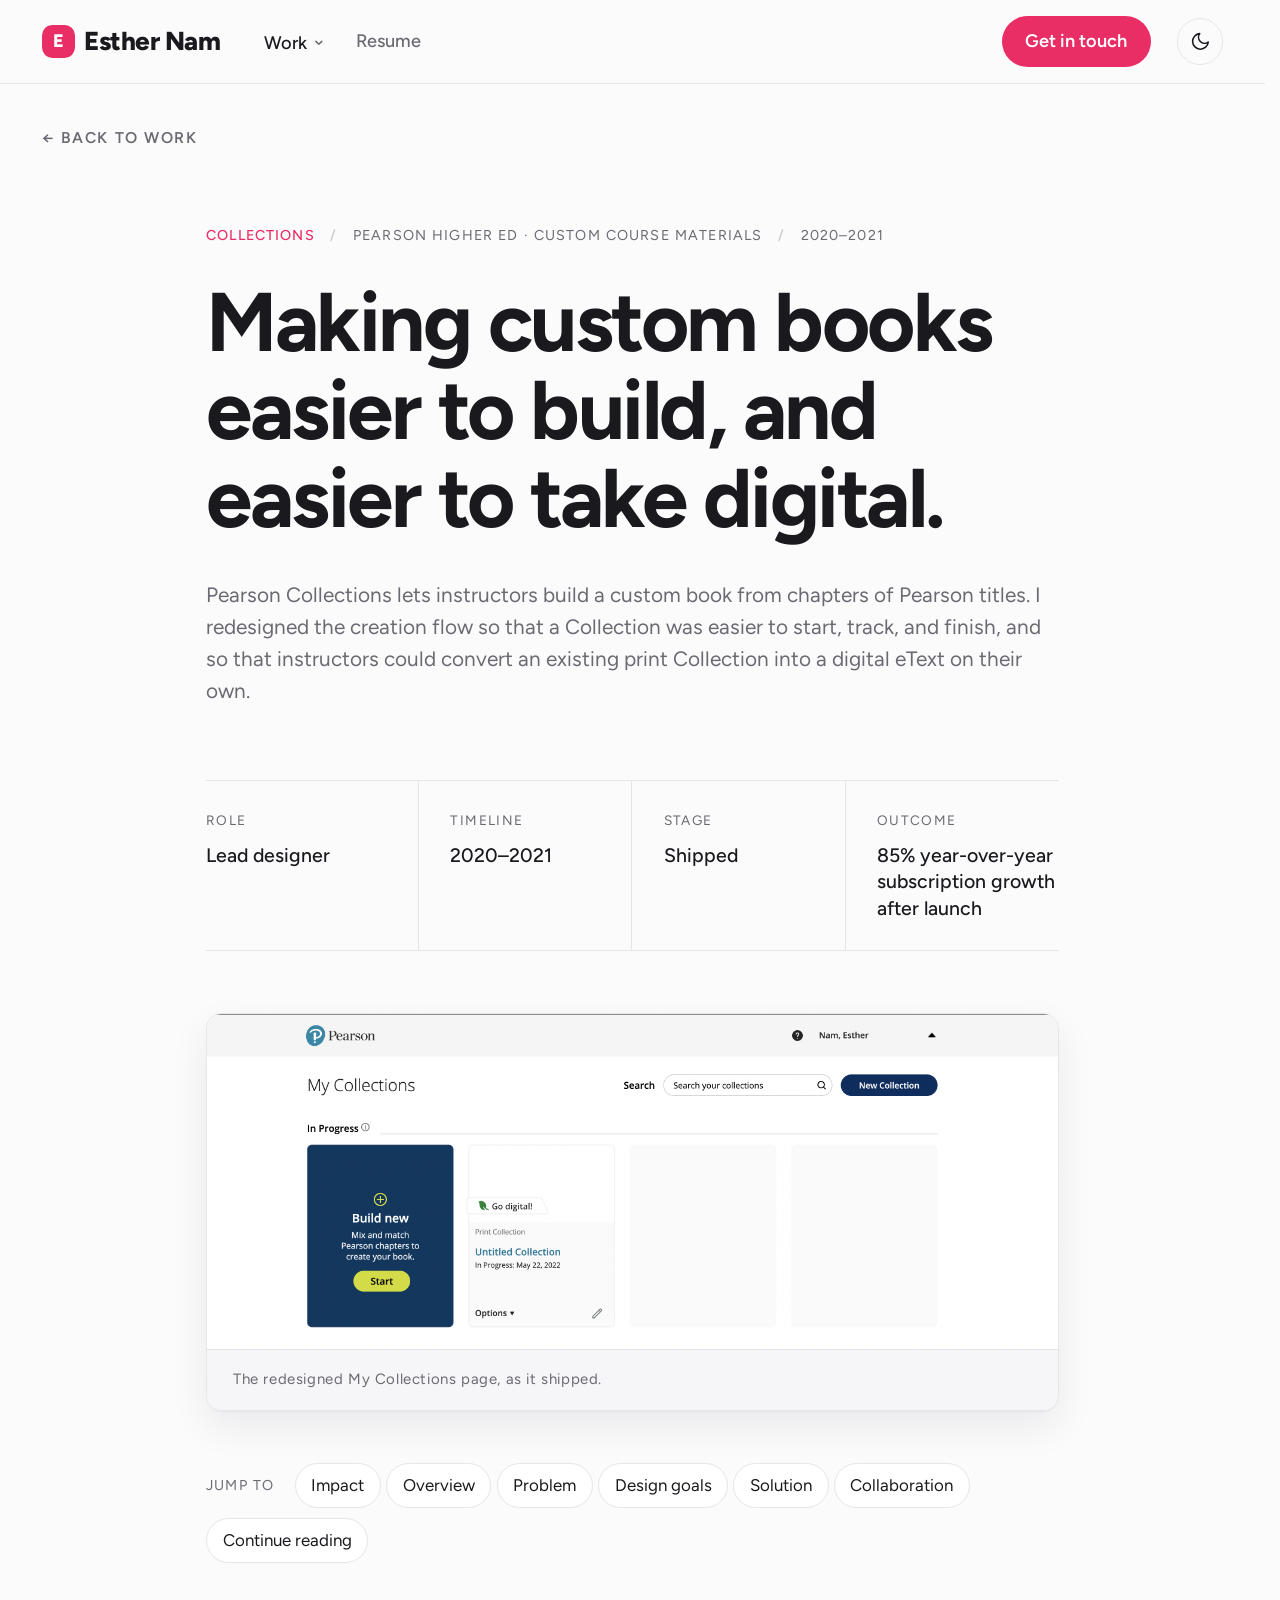
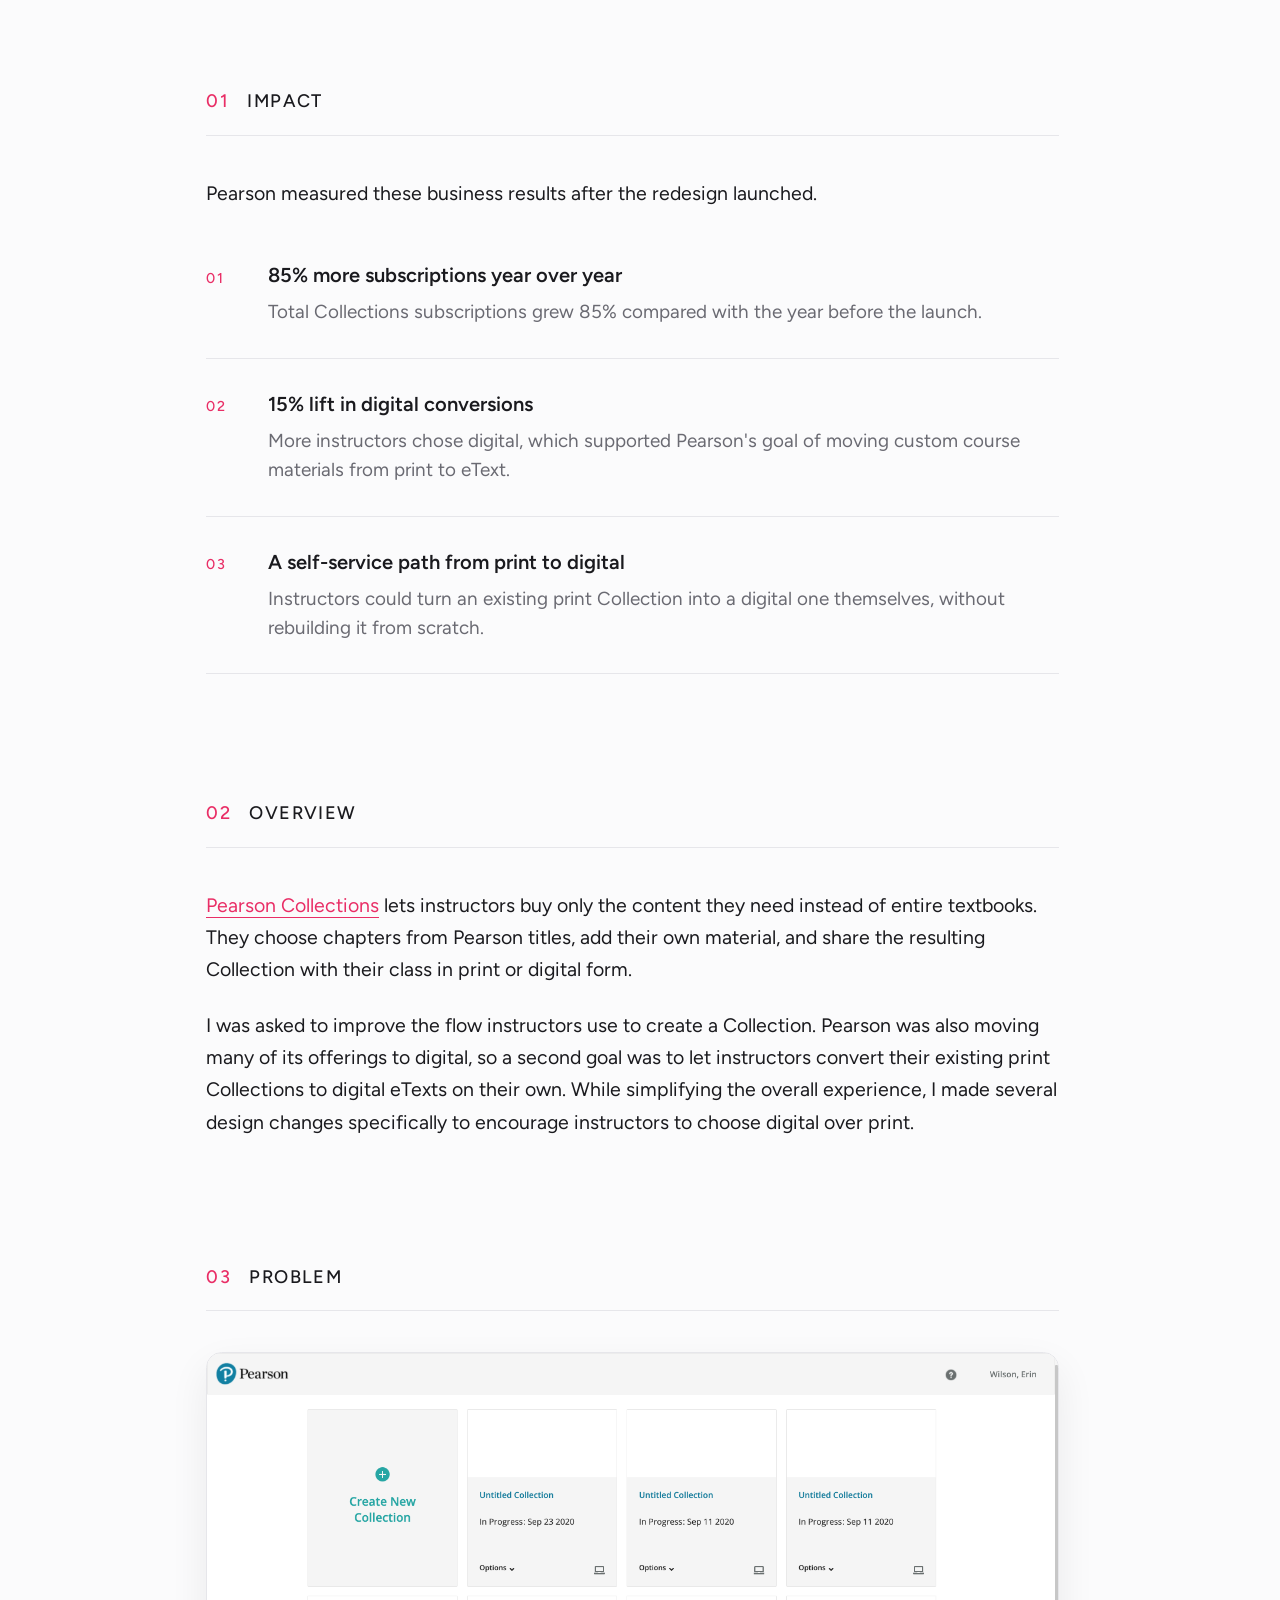
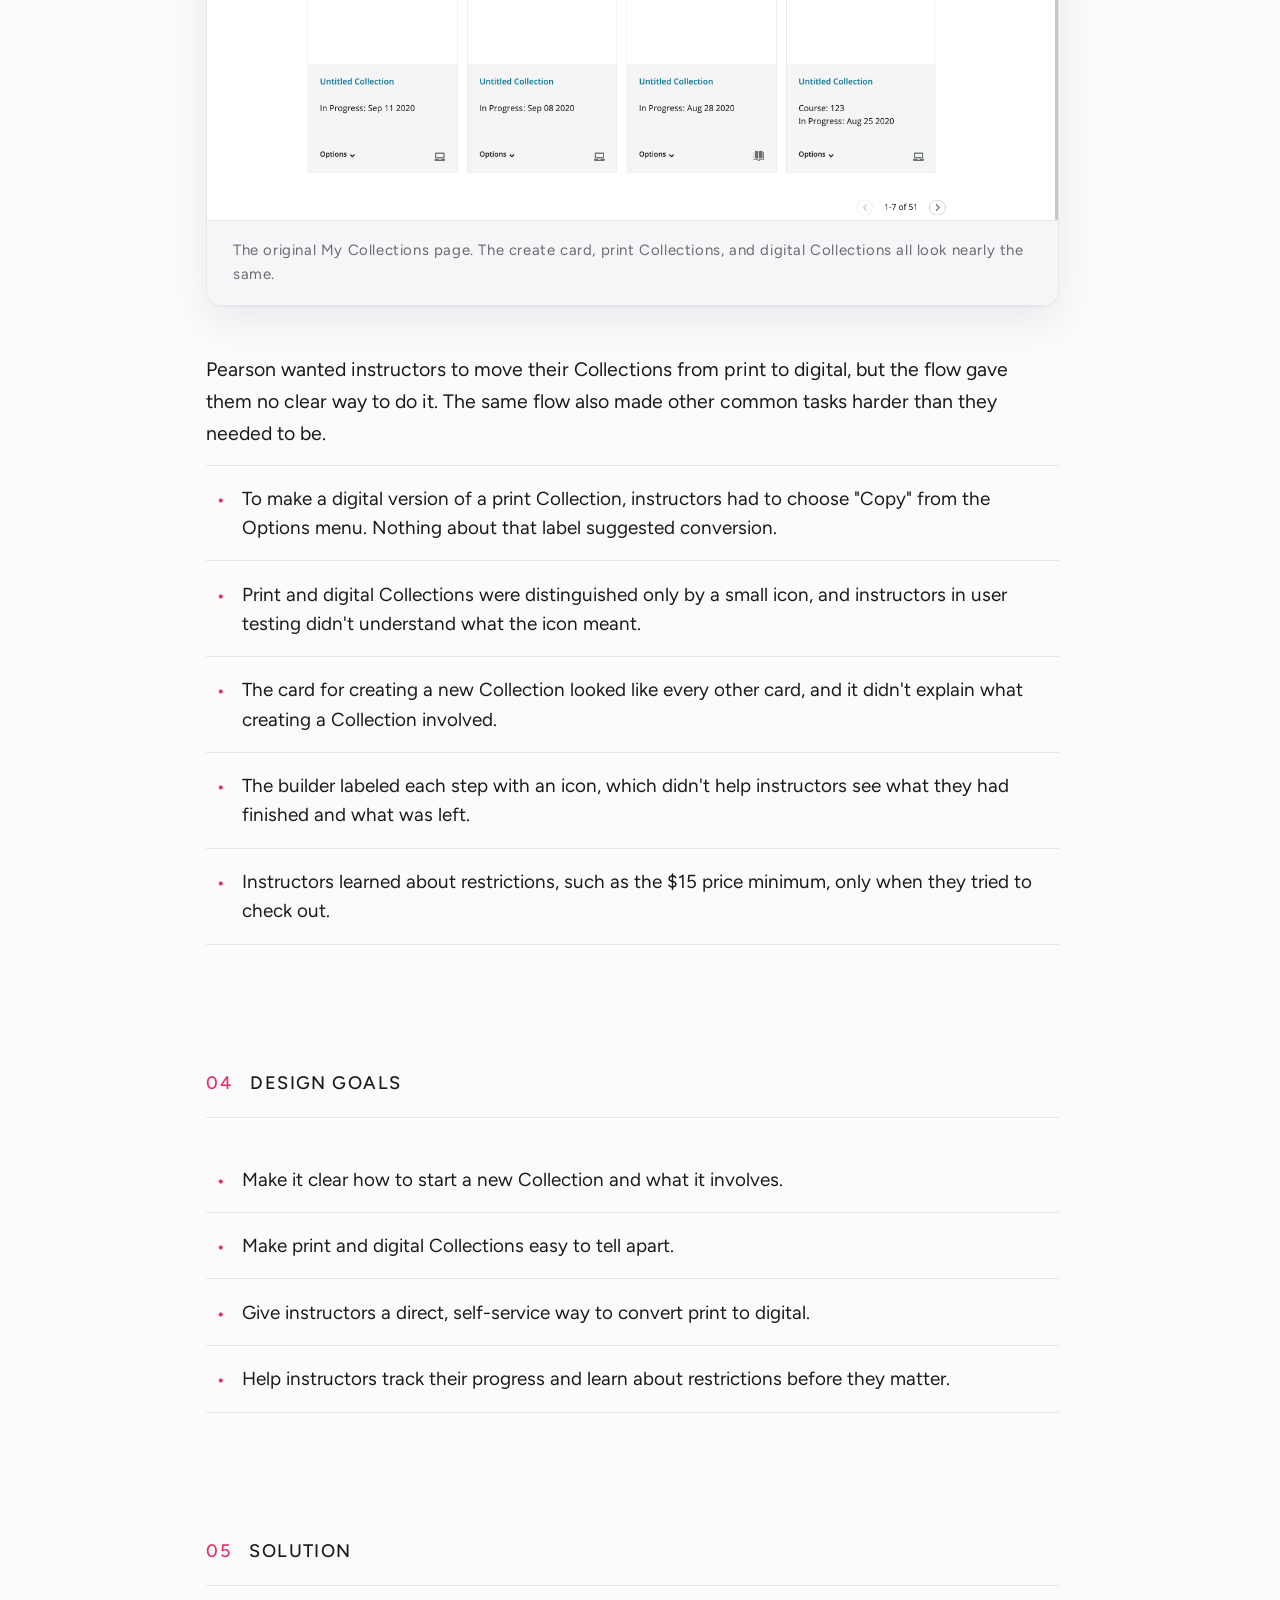
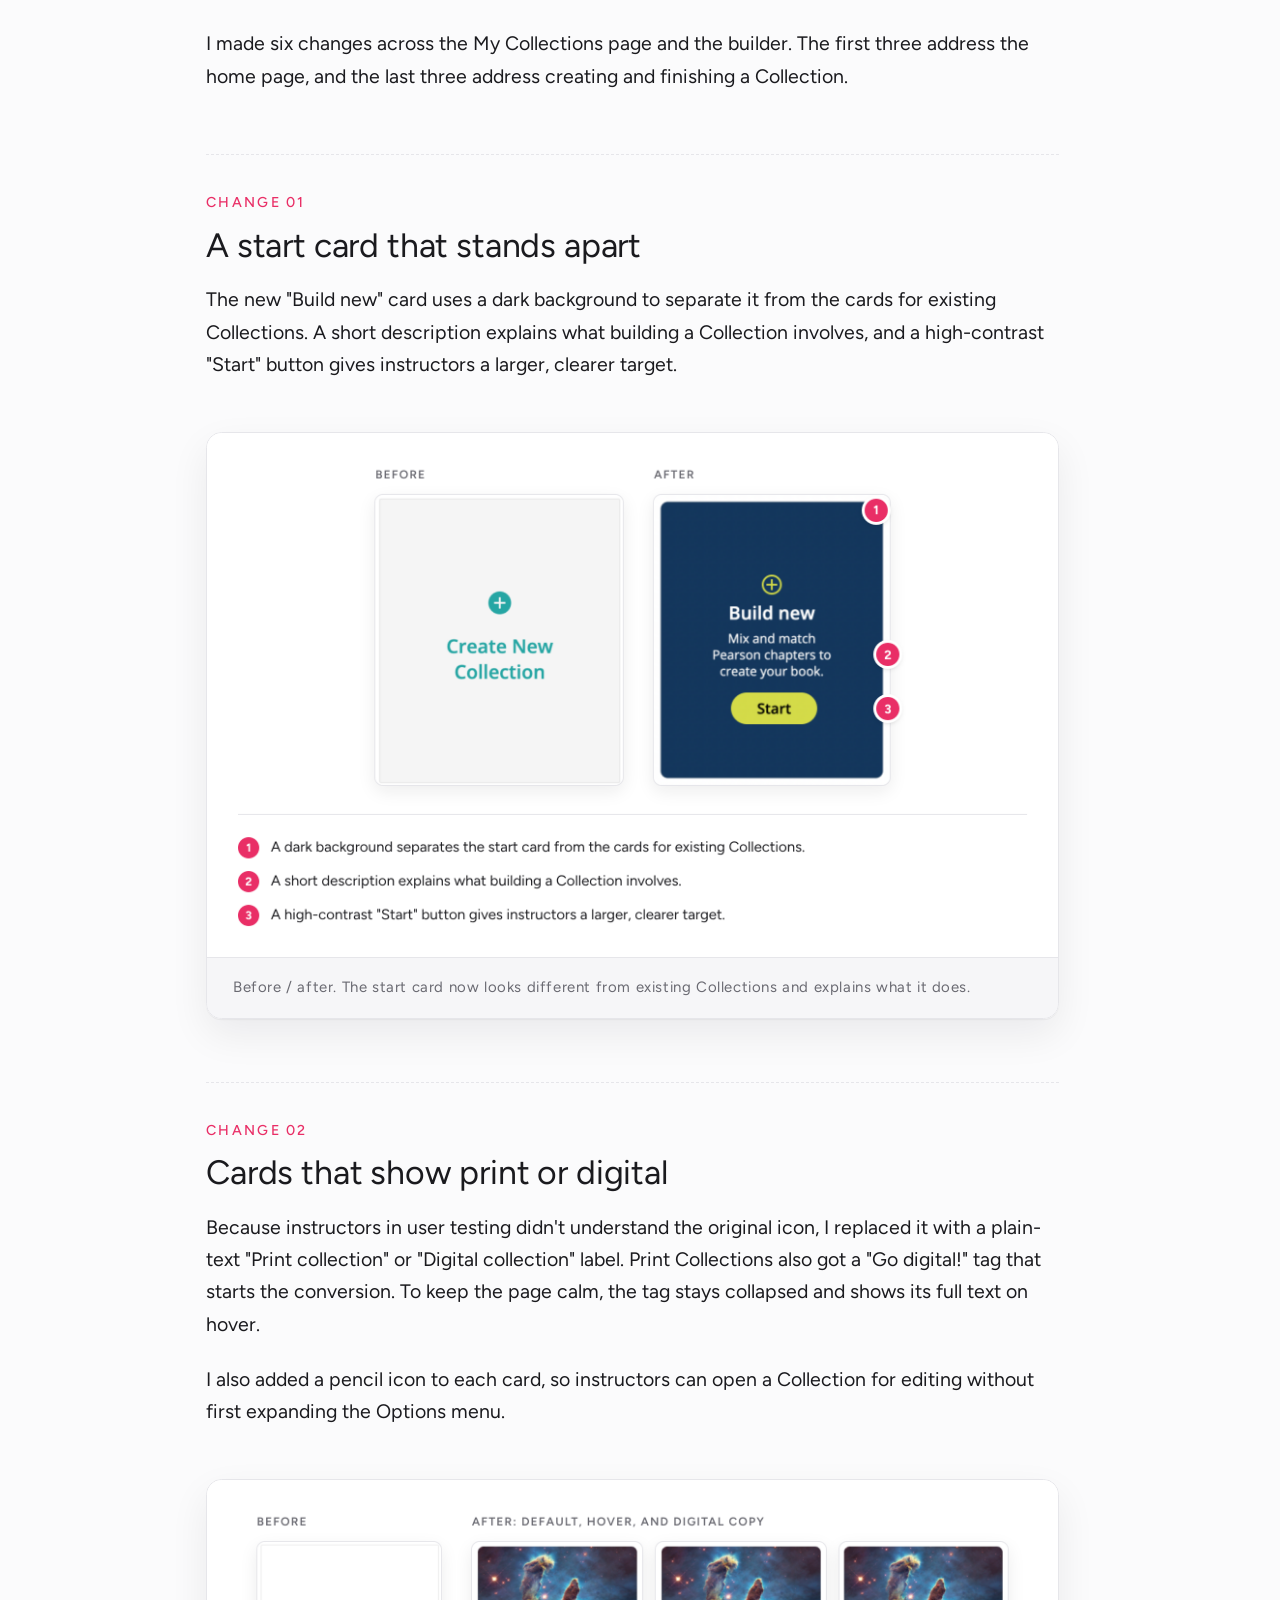
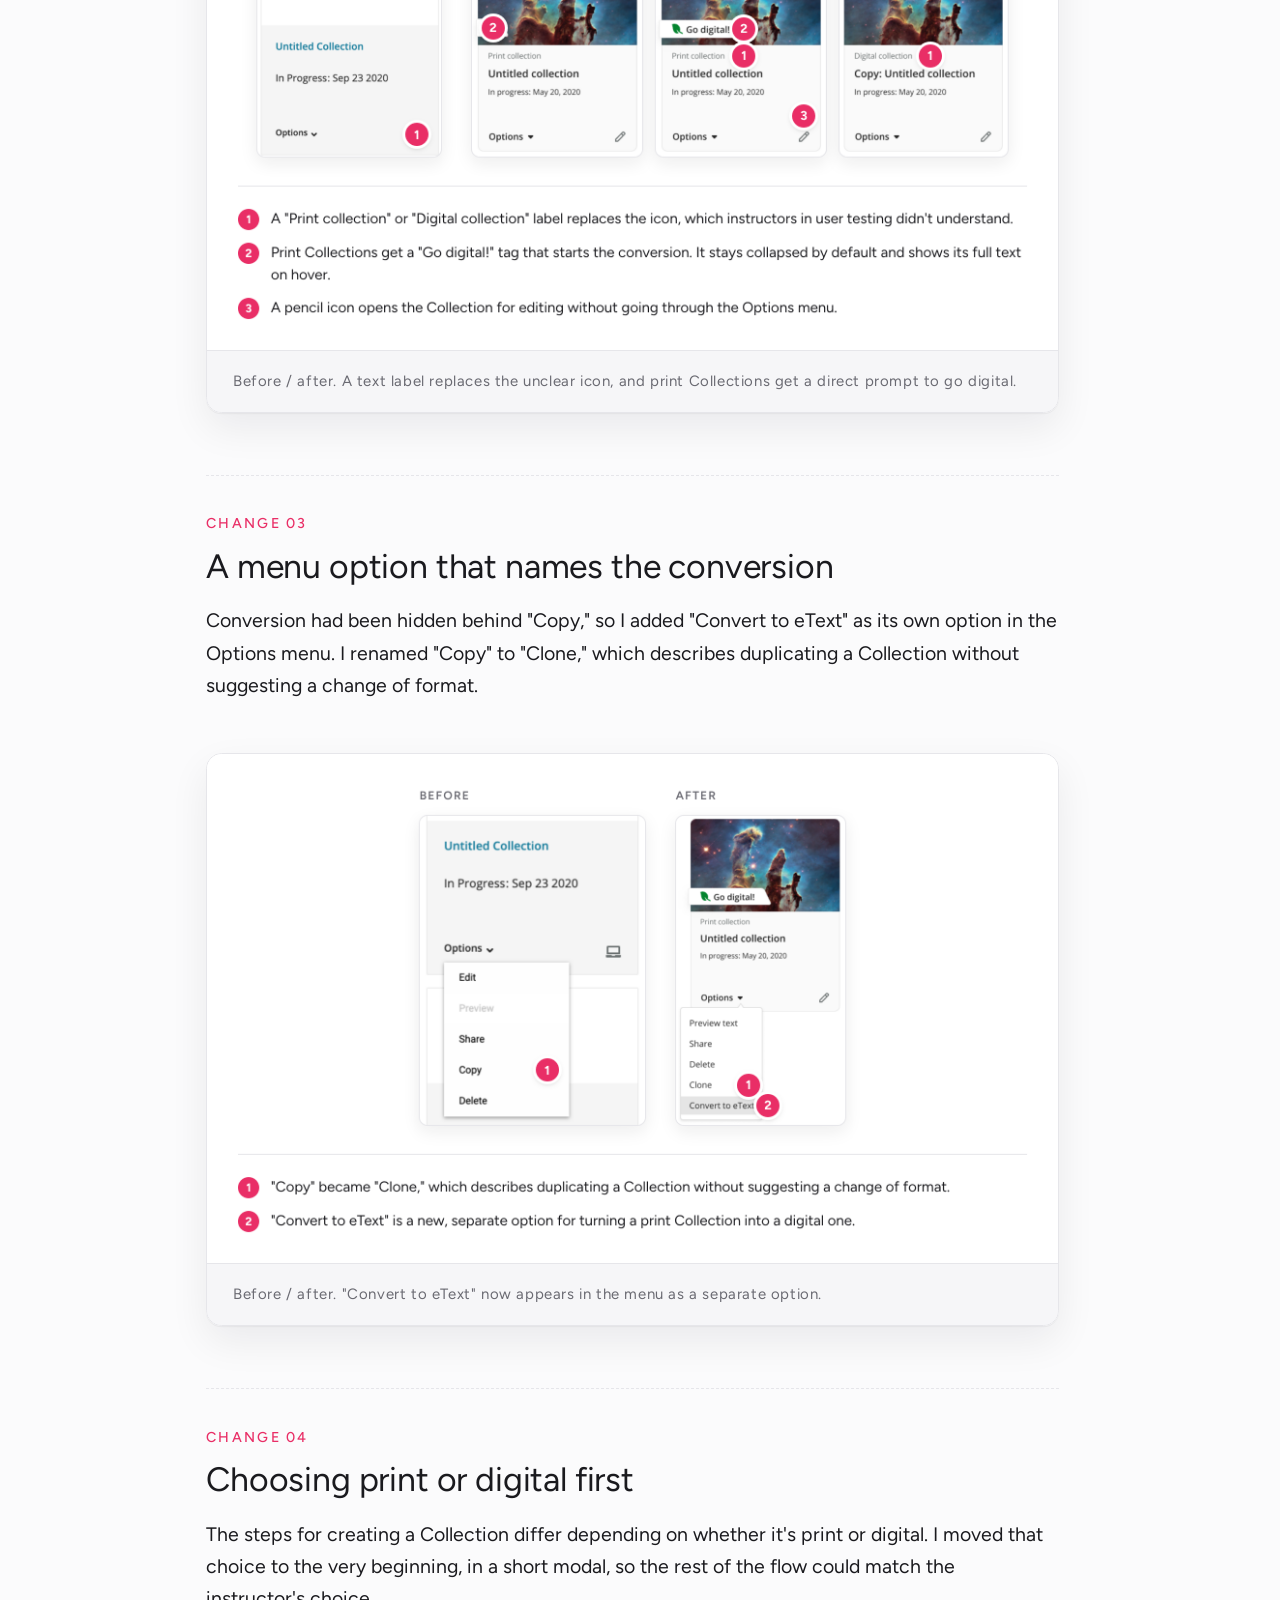
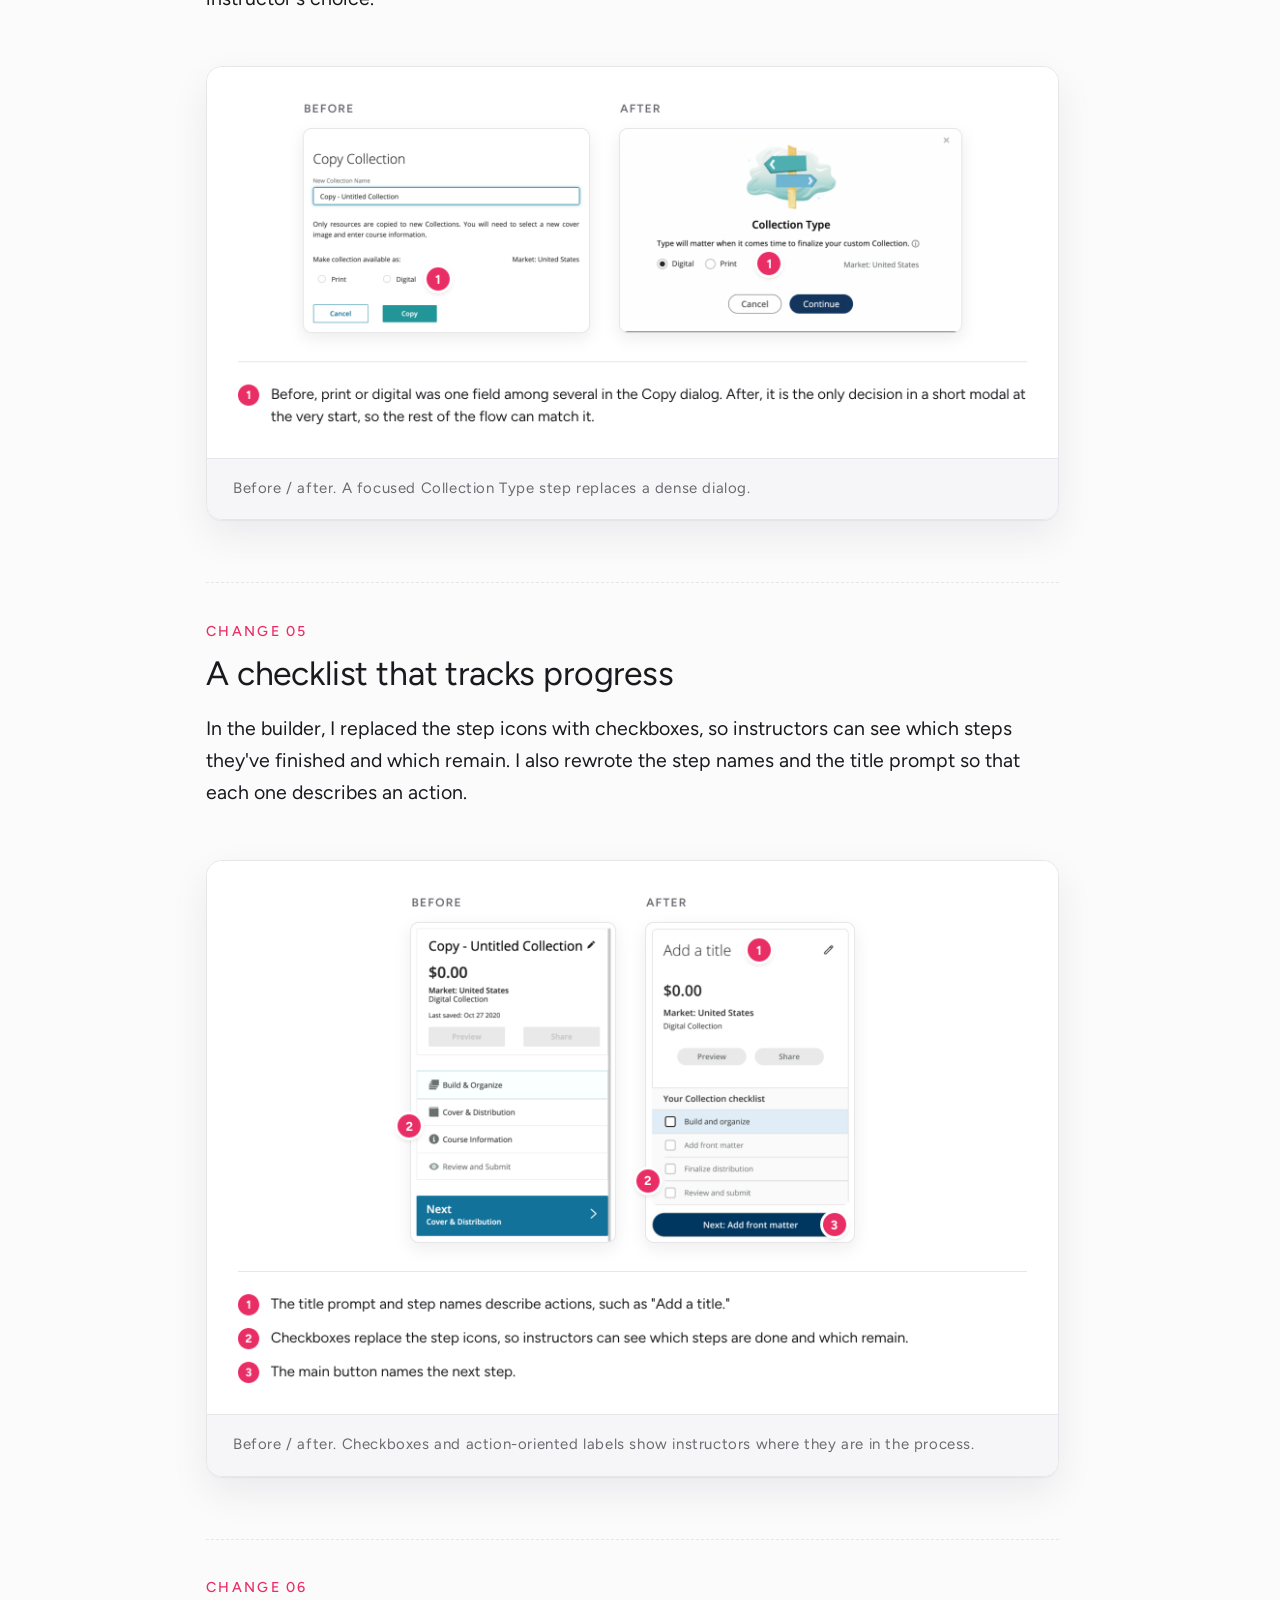
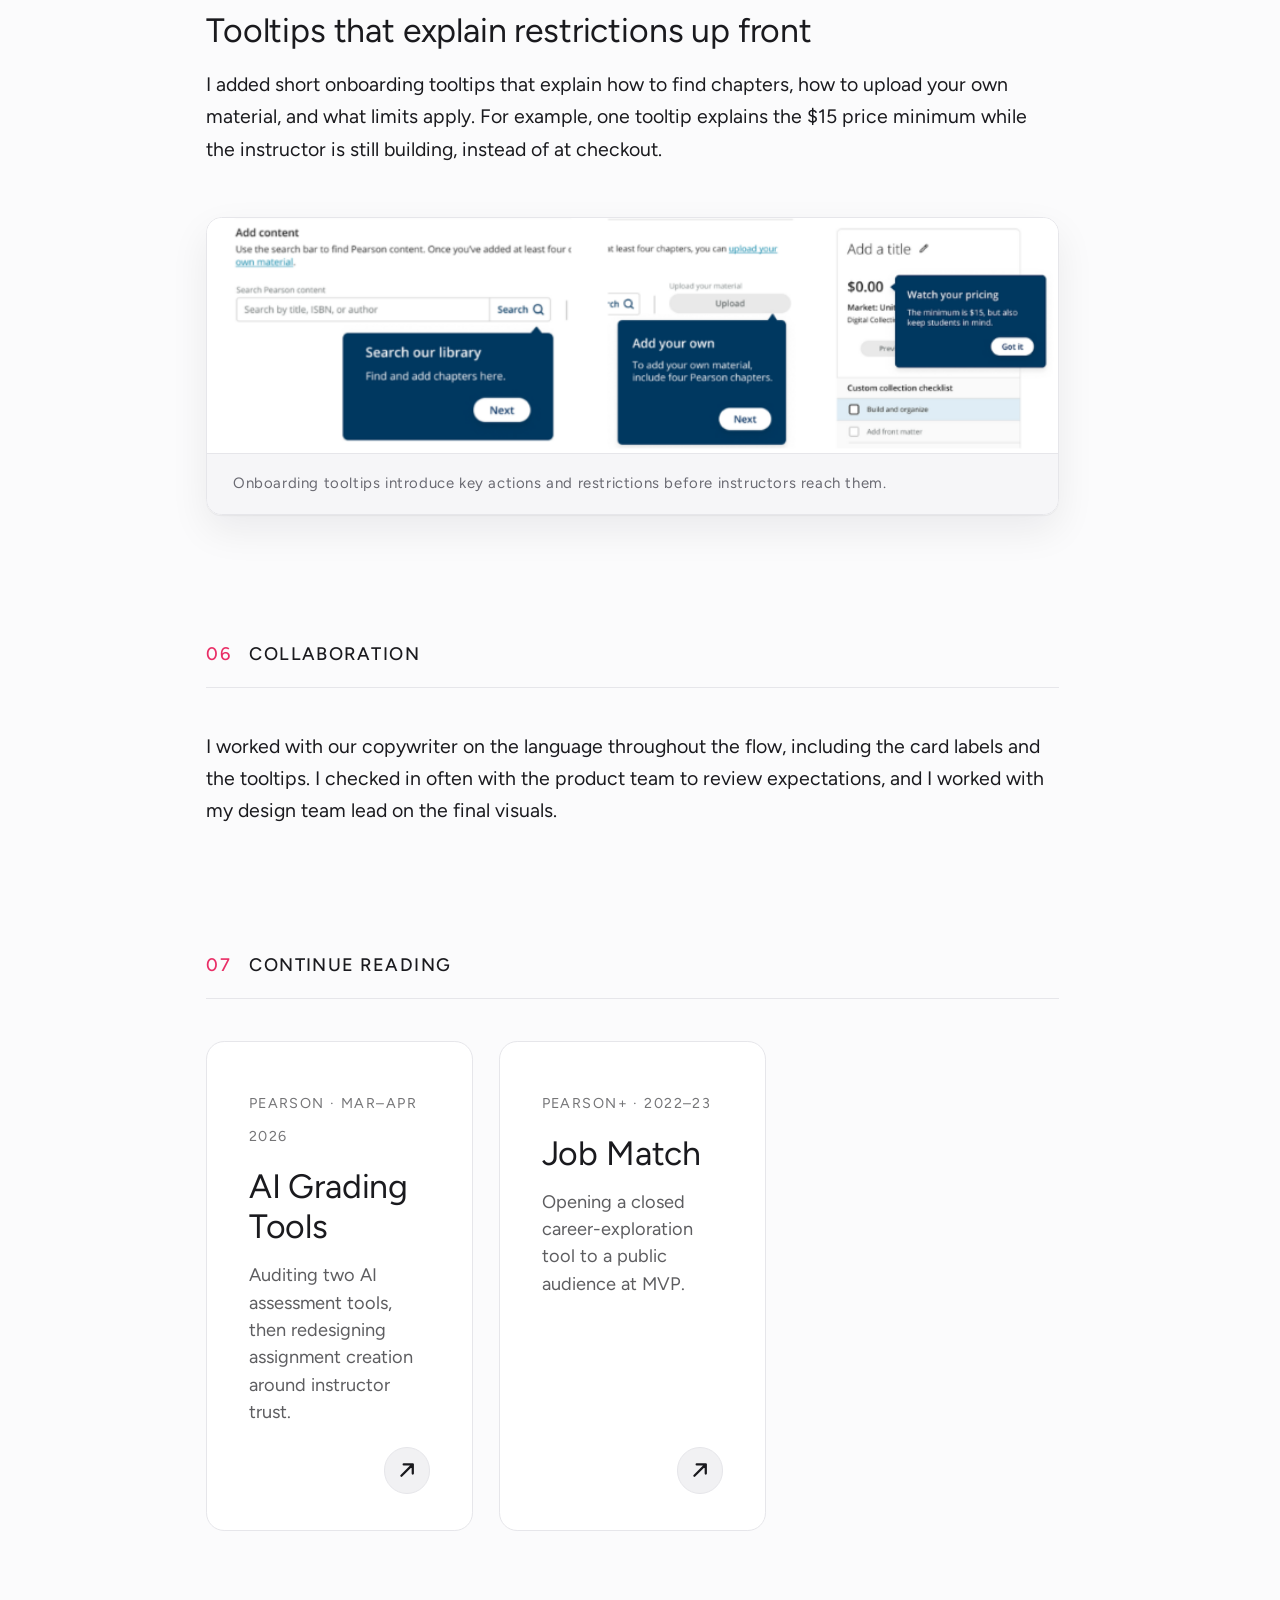
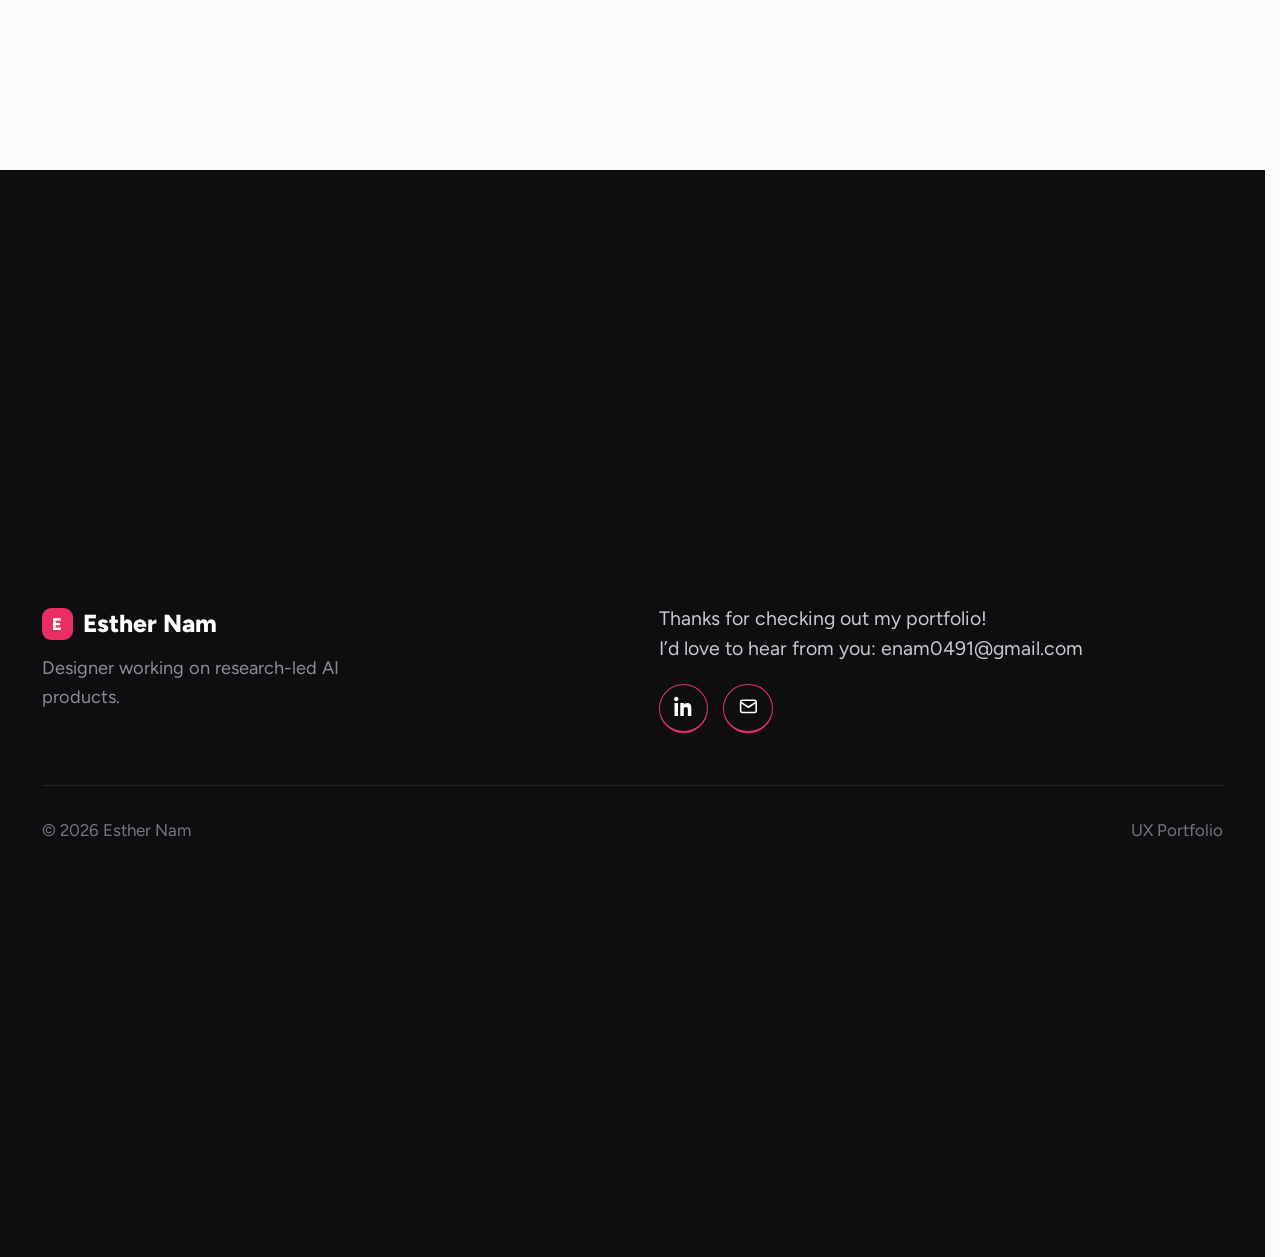
<file: collections.html>
<!DOCTYPE html>
<html lang="en">
<head>
<!-- Google tag (gtag.js) -->
<script async src="https://www.googletagmanager.com/gtag/js?id=G-MR0TVY28CQ"></script>
<script>
  window.dataLayer = window.dataLayer || [];
  function gtag(){dataLayer.push(arguments);}
  gtag('js', new Date());

  gtag('config', 'G-MR0TVY28CQ');
</script>
<meta charset="utf-8" />
<link rel="icon" href="favicon.svg" type="image/svg+xml" />
<link rel="apple-touch-icon" href="favicon.svg" />
<meta name="viewport" content="width=device-width, initial-scale=1" />
<title>Collections · Esther Nam</title>
<link rel="preconnect" href="https://fonts.googleapis.com" />
<link rel="preconnect" href="https://fonts.gstatic.com" crossorigin />
<link href="https://fonts.googleapis.com/css2?family=Figtree:wght@400;500;600;700;800&display=swap" rel="stylesheet" />
<style>
  * { box-sizing: border-box; margin: 0; padding: 0; }
  html { scroll-behavior: smooth; scroll-padding-top: 96px; scrollbar-gutter: stable; }
  body {
    font-family: "Figtree", -apple-system, BlinkMacSystemFont, system-ui, sans-serif;
    font-size: 16px; line-height: 1.6;
    background: var(--bg); color: var(--ink);
    -webkit-font-smoothing: antialiased;
    transition: background-color 0.25s ease, color 0.25s ease;
    max-width: 100%;
  }
  img { max-width: 100%; }

  /* ─────────── Palette systems (identical to UX Audit Case Study) ─────────── */
  body[data-theme="blue"] {
    --bg: #FBFBFC;
    --ink: #1A1A1E;
    --muted: #6A6A72;
    --line: #E6E6EA;
    --line-soft: #F0F0F2;
    --accent: #E92E66;
    --accent-deep: #B11248;
    --accent-soft: #FCE7EE;
    --card-bg: #FFFFFF;
    --card-bg-soft: #F6F6F8;
    --card-ink: #1A1A1E;
    --card-line: #E6E6EA;
    --pill-bg: #FFFFFF;
    --hero-tint: #F7F4F6;
    --highlight: #FBF1DA;
    --shadow: 0 1px 0 rgba(0,0,0,0.04), 0 12px 30px rgba(20, 20, 30, 0.07);
  }
  body[data-theme="graphite"] {
    --bg: #0B0B0F;
    --ink: #E8E8EE;
    --muted: #8D8D95;
    --line: #2A2A33;
    --line-soft: #1E1E26;
    --accent: #FF6492;
    --accent-deep: #FF8DAE;
    --accent-soft: rgba(255,100,146,0.16);
    --card-bg: #F8F8FA;
    --card-bg-soft: #1E1E26;
    --card-ink: #0E0E10;
    --card-line: #E0E0E5;
    --pill-bg: #1E1E26;
    --hero-tint: #1A1A22;
    --shadow: 0 1px 0 rgba(255,255,255,0.04), 0 12px 30px rgba(0, 0, 0, 0.4);
  }

  /* ─────────── Site nav ─────────── */
  .site-nav {
    max-width: 1080px; margin: 0 auto;
    padding: 32px 32px 0;
    display: flex; align-items: center; justify-content: space-between;
  }
  .wordmark {
    font-family: "Figtree", sans-serif;
    font-size: 22px; color: var(--ink); text-decoration: none;
    letter-spacing: -0.01em;
  }
  .wordmark .dot { color: var(--accent); }
  .site-nav nav { display: flex; gap: 28px; align-items: center; }
  .site-nav nav a {
    font-size: 13px; color: var(--muted); text-decoration: none;
    transition: color 0.2s; font-family: "Figtree", sans-serif;
  }
  .site-nav nav a:hover { color: var(--ink); }
  .site-nav nav a.current { color: var(--ink); font-weight: 500; }

  .theme-toggle {
    display: inline-grid; place-items: center;
    width: 32px; height: 32px; border-radius: 999px;
    margin-left: 8px;
    background: transparent; border: 1px solid var(--line);
    color: var(--ink); cursor: pointer;
    transition: border-color 0.15s, transform 0.15s;
  }
  .theme-toggle:hover { border-color: var(--ink); transform: scale(1.04); }
  .theme-toggle svg { width: 14px; height: 14px; }
  .theme-toggle .icon-sun, .theme-toggle .icon-moon { display: none; }
  body[data-theme="blue"] .theme-toggle .icon-moon { display: block; }
  body[data-theme="graphite"] .theme-toggle .icon-sun { display: block; }

  /* ─────────── Persistent top nav (identical across all pages) ─────────── */
  .topbar { position: sticky; top: 0; z-index: 50; background: color-mix(in srgb, var(--bg) 88%, transparent); backdrop-filter: saturate(140%) blur(10px); border-bottom: 1px solid var(--line); }
  .topbar .inner { max-width: 1080px; margin: 0 auto; padding: 0 32px; height: 64px; display: flex; align-items: center; gap: 20px; }
  .brand { font-weight: 800; font-size: 20px; letter-spacing: -0.02em; text-decoration: none; color: var(--ink); display: flex; align-items: center; gap: 7px; }
  .brand .mk { width: 26px; height: 26px; border-radius: 8px; background: var(--accent); color: #fff; display: grid; place-items: center; font-size: 14px; font-weight: 800; }
  .topbar nav { display: flex; align-items: center; gap: 24px; margin-left: 14px; }
  .topbar nav a { text-decoration: none; color: var(--muted); font-size: 14px; font-weight: 500; line-height: 1; transition: color 0.18s; }
  .topbar nav a:hover, .topbar nav a.active { color: var(--ink); }
  .nav-work { position: relative; }
  .nav-work > a { display: inline-flex; align-items: center; gap: 4px; }
  .nav-work .caret { width: 9px; height: 9px; opacity: 0.65; transition: transform 0.18s; }
  .nav-work:hover .caret { transform: rotate(180deg); }
  .nav-work::after { content: ""; position: absolute; top: 100%; left: -14px; right: -14px; height: 14px; }
  .work-menu { position: absolute; top: calc(100% + 12px); left: 50%; transform: translateX(-50%) translateY(-4px); min-width: 240px; background: var(--bg); border: 1px solid var(--line); border-radius: 12px; box-shadow: 0 18px 44px -18px rgba(0,0,0,0.30); padding: 7px; opacity: 0; visibility: hidden; transition: opacity 0.16s ease, transform 0.16s ease; z-index: 80; }
  .nav-work:hover .work-menu { opacity: 1; visibility: visible; transform: translateX(-50%) translateY(0); }
  .topbar .work-menu a { display: block; padding: 9px 12px; border-radius: 8px; color: var(--ink); font-size: 13.5px; font-weight: 600; white-space: nowrap; }
  .topbar .work-menu a small { display: block; color: var(--muted); font-size: 11.5px; font-weight: 400; margin-top: 1px; }
  .topbar .work-menu a:hover { background: var(--field); color: var(--ink); }
  .topbar .spacer { flex: 1; }
  .topbar .btn-primary { background: var(--accent); color: #fff; border: 0; padding: 9px 18px; border-radius: 999px; font: inherit; font-weight: 600; font-size: 14px; line-height: 1.5; cursor: pointer; text-decoration: none; white-space: nowrap; transition: filter 0.18s, transform 0.15s; }
  .topbar .btn-primary:hover { filter: brightness(1.06); transform: translateY(-1px); }
  .topbar .theme-toggle { margin-left: 0; }

  .back-link {
    max-width: 1080px; margin: 0 auto;
    padding: 32px 32px 0;
    display: block; font-size: 12px; font-weight: 600; color: var(--muted);
    text-decoration: none; font-family: "Figtree", sans-serif;
    letter-spacing: 0.1em; text-transform: uppercase;
  }
  .back-link:hover { color: var(--accent); }

  /* ─────────── Case study layout ─────────── */
  .case-study {
    max-width: 720px; margin: 0 auto;
    padding: 0 32px 120px;
  }
  .meta-strip {
    margin-top: 56px;
    display: flex; align-items: center; gap: 12px; flex-wrap: wrap;
    font-family: "Figtree", sans-serif;
    font-size: 11px; letter-spacing: 0.08em; text-transform: uppercase;
    color: var(--muted);
  }
  .meta-strip .tag { color: var(--accent); font-weight: 500; }
  .meta-strip .sep { opacity: 0.4; }

  .case-title {
    font-family: "Figtree", sans-serif;
    font-weight: 400;
    font-size: clamp(40px, 5.5vw, 64px);
    line-height: 1.06;
    letter-spacing: -0.015em;
    margin-top: 24px;
    max-width: 22ch;
    color: var(--ink);
    text-wrap: balance;
  }
  .case-title em { font-style: normal; color: inherit; }

  .case-deck {
    margin-top: 28px;
    max-width: none;
    font-size: 16px; line-height: 1.55; color: var(--muted);
  }

  /* Hero meta grid */
  .hero-meta {
    margin-top: 56px;
    border-top: 1px solid var(--line);
    border-bottom: 1px solid var(--line);
    display: grid; grid-template-columns: repeat(4, 1fr);
  }
  .meta-cell {
    padding: 22px 24px;
    display: flex; flex-direction: column; gap: 8px;
    border-right: 1px solid var(--line);
  }
  .meta-cell:first-child { padding-left: 0; }
  .meta-cell:last-child { border-right: 0; padding-right: 0; }
  .meta-cell .k {
    font-family: "Figtree", sans-serif;
    font-size: 10.5px; letter-spacing: 0.1em; text-transform: uppercase;
    color: var(--muted);
  }
  .meta-cell .v {
    font-size: 15px; color: var(--ink); font-weight: 500;
    line-height: 1.35;
  }

  /* Jump nav */
  .jump {
    margin-top: 40px;
    display: flex; flex-wrap: wrap; gap: 8px 4px;
    align-items: center;
  }
  .jump-label {
    font-family: "Figtree", sans-serif;
    font-size: 11px; letter-spacing: 0.08em; text-transform: uppercase;
    color: var(--muted); margin-right: 12px;
  }
  .jump a {
    font-size: 13px; color: var(--ink); text-decoration: none;
    padding: 6px 12px; border-radius: 999px;
    border: 1px solid var(--line);
    transition: background-color 0.2s, border-color 0.2s, color 0.2s;
    background: var(--pill-bg);
  }
  .jump a:hover { border-color: var(--accent); color: var(--accent); }

  /* ─────────── Sections ─────────── */
  section { margin-top: 96px; scroll-margin-top: 100px; }
  .section-head {
    display: flex; align-items: baseline; gap: 16px;
    margin-bottom: 32px;
    padding-bottom: 14px;
    border-bottom: 1px solid var(--line);
  }
  .section-eyebrow {
    font-family: "Figtree", sans-serif;
    font-size: 14px; letter-spacing: 0.08em; text-transform: uppercase;
    color: var(--ink); font-weight: 500; flex-shrink: 0;
  }
  .section-eyebrow .num { color: var(--accent); margin-right: 14px; }
  h2.section-title {
    font-family: "Figtree", sans-serif;
    font-weight: 400;
    font-size: clamp(28px, 3.4vw, 40px);
    line-height: 1.15;
    letter-spacing: -0.01em;
    color: var(--ink);
    max-width: 22ch;
    text-wrap: balance;
  }
  h2.section-title em { font-style: normal; color: inherit; }

  .prose { max-width: none; font-size: 15px; line-height: 1.65; color: var(--ink); }
  .prose p + p { margin-top: 18px; }
  .prose strong { font-weight: 600; }

  ul.clean { list-style: none; padding: 0; margin: 12px 0; max-width: none; }
  ul.clean li {
    padding: 14px 0 14px 28px; border-top: 1px solid var(--line);
    position: relative; font-size: 14.5px; line-height: 1.55;
  }
  ul.clean li:last-child { border-bottom: 1px solid var(--line); }
  ul.clean li::before {
    content: "•"; position: absolute; left: 8px; top: 14px;
    color: var(--accent); font-size: 15px; line-height: 1.55;
  }
  ul.clean li strong { font-weight: 600; }
  /* Indented bullet list inside prose */
  .prose ul.bullets {
    list-style: disc; margin: 14px 0 0; padding-left: 24px; max-width: none;
  }
  .prose ul.bullets li {
    font-size: 14.5px; line-height: 1.6; color: var(--ink);
    margin-bottom: 8px; padding-left: 4px;
  }
  .prose ul.bullets li::marker { color: var(--accent); }
  /* Goals list sits right under the section divider, drop its first top border to avoid a doubled line */
  #goals ul.clean li:first-child { border-top: 0; padding-top: 4px; }
  #goals ul.clean li:first-child::before { top: 4px; }

  /* Impact list, identical to audit */
  .impact-list {
    margin-top: 8px;
    display: flex; flex-direction: column;
  }
  .impact-list li {
    list-style: none;
    padding: 24px 0;
    border-bottom: 1px solid var(--line);
    display: flex; gap: 24px; align-items: flex-start;
  }
  .impact-list li:first-child { padding-top: 8px; }
  .impact-list .imp-num {
    font-family: "Figtree", sans-serif;
    font-size: 11px; letter-spacing: 0.1em;
    color: var(--accent); font-weight: 500;
    padding-top: 4px; flex-shrink: 0; min-width: 24px;
  }
  .impact-list .imp-body { flex: 1; }
  .impact-list h4 { font-size: 15.5px; font-weight: 600; color: var(--ink); margin-bottom: 6px; line-height: 1.4; }
  .impact-list p { font-size: 14.5px; color: var(--muted); line-height: 1.55; }

  /* Figures */
  figure.real {
    margin-top: 40px;
    background: transparent; padding: 0; overflow: hidden;
    border: 1px solid var(--card-line);
    box-shadow: var(--shadow);
    border-radius: 12px;
  }
  body[data-theme="graphite"] figure.real { border-color: var(--line); }
  figure.real img { display: block; width: 100%; height: auto; cursor: zoom-in; }

  /* Lightbox */
  .lightbox {
    position: fixed; inset: 0; z-index: 1000;
    display: none; align-items: center; justify-content: center;
    background: rgba(8, 12, 28, 0.86);
    padding: 32px;
    cursor: zoom-out;
    opacity: 0; transition: opacity 0.2s ease;
  }
  .lightbox.open { display: flex; opacity: 1; }
  .lightbox img {
    max-width: 96vw; max-height: 92vh;
    width: auto; height: auto;
    border-radius: 8px;
    box-shadow: 0 24px 80px rgba(0,0,0,0.5);
    cursor: default;
  }
  .lightbox .lb-close {
    position: absolute; top: 20px; right: 24px;
    width: 40px; height: 40px; border-radius: 999px;
    border: 1px solid rgba(255,255,255,0.25);
    background: rgba(255,255,255,0.08);
    color: #fff; font-size: 20px; line-height: 1;
    display: grid; place-items: center; cursor: pointer;
    transition: background 0.18s;
  }
  .lightbox .lb-close:hover { background: rgba(255,255,255,0.18); }
  .lightbox .lb-hint {
    position: absolute; bottom: 24px; left: 0; right: 0;
    text-align: center; color: rgba(255,255,255,0.5);
    font-family: "Figtree", sans-serif; font-size: 11px; letter-spacing: 0.08em;
  }
  @media (prefers-reduced-motion: reduce) { .lightbox { transition: none; } }
  figure.real figcaption {
    margin: 0; padding: 14px 20px;
    background: var(--card-bg-soft);
    border-top: 1px solid var(--card-line);
    color: var(--muted);
    font-family: "Figtree", sans-serif;
    font-size: 11.5px; letter-spacing: 0.04em;
  }
  body[data-theme="graphite"] figure.real figcaption { border-color: var(--line); }

  /* Pull quote */
  .pullquote {
    margin: 56px 0;
    max-width: 32ch;
    font-family: "Figtree", sans-serif;
    font-weight: 400; font-style: italic;
    font-size: clamp(22px, 2.6vw, 30px); line-height: 1.3;
    color: var(--accent);
    letter-spacing: -0.005em;
    padding-left: 32px;
    border-left: 3px solid var(--accent);
    text-wrap: balance;
  }

  /* Insight callout (the audit's pattern) */
  .insight {
    margin-top: 56px;
    display: grid; grid-template-columns: 80px 1fr;
    gap: 32px; padding-bottom: 56px;
    border-bottom: 1px solid var(--line);
  }
  .insight:last-of-type { border-bottom: 0; padding-bottom: 0; }
  .insight .ins-num {
    font-family: "Figtree", sans-serif;
    font-size: 48px; font-weight: 300; line-height: 1;
    color: var(--accent);
  }
  .insight .ins-body { max-width: none; }
  .insight h3 {
    font-family: "Figtree", sans-serif;
    font-weight: 400; font-size: 26px; line-height: 1.2;
    color: var(--ink); margin-bottom: 16px; letter-spacing: -0.005em;
  }
  .insight h3 em { font-style: normal; color: inherit; }
  .insight p { font-size: 14.5px; line-height: 1.65; color: var(--ink); }
  .insight p + p { margin-top: 14px; }
  .insight .ins-pill {
    display: inline-block;
    font-family: "Figtree", sans-serif;
    font-size: 11px; letter-spacing: 0.06em; text-transform: uppercase;
    color: var(--accent);
    padding: 4px 10px; border-radius: 4px;
    background: var(--accent-soft);
    margin-bottom: 14px;
  }

  /* Chrome changes — three small panels */
  .chrome-grid {
    margin-top: 24px;
    display: flex; flex-direction: column;
    gap: 14px;
  }
  .chrome-card {
    padding: 24px 22px;
    background: var(--card-bg-soft);
    border: 1px solid var(--card-line);
    border-radius: 12px;
  }
  body[data-theme="graphite"] .chrome-card { border-color: var(--line); color: var(--ink); }
  .chrome-card .ck-num {
    font-family: "Figtree", sans-serif;
    font-size: 10.5px; letter-spacing: 0.1em;
    color: var(--accent); font-weight: 500; margin-bottom: 12px;
  }
  .chrome-card h4 {
    font-family: "Figtree", sans-serif;
    font-size: 14.5px; font-weight: 600; line-height: 1.3;
    color: var(--card-ink); margin-bottom: 8px;
    letter-spacing: -0.005em;
  }
  body[data-theme="graphite"] .chrome-card h4 { color: var(--ink); }
  .chrome-card p {
    font-size: 13.5px; line-height: 1.55;
    color: var(--card-ink); opacity: 0.75;
  }
  body[data-theme="graphite"] .chrome-card p { color: var(--ink); opacity: 0.75; }

  /* Step blocks */
  .step { margin: 48px 0; padding-top: 28px; border-top: 1px dashed var(--line); }
  .step:first-of-type { border-top: 0; padding-top: 0; }
  .step-num {
    font-family: "Figtree", sans-serif;
    font-size: 11px; letter-spacing: 0.16em; text-transform: uppercase;
    color: var(--accent); font-weight: 500; margin-bottom: 8px;
  }
  .step h3 {
    font-family: "Figtree", sans-serif; font-weight: 400;
    font-size: 26px; line-height: 1.2; letter-spacing: -0.005em;
    margin-bottom: 14px; color: var(--ink);
  }

  /* TBD placeholder */
  .tbd {
    border: 1px dashed var(--card-line); border-radius: 12px;
    padding: 22px 26px; color: var(--muted); font-size: 14px;
    font-family: "Figtree", sans-serif; letter-spacing: 0.02em;
    max-width: none;
  }
  body[data-theme="graphite"] .tbd { border-color: var(--line); }

  /* Next case card */
  .next-grid { margin-top: 24px; display: grid; grid-template-columns: repeat(3, 1fr); gap: 20px; }
  .next-card {
    display: block; padding: 32px;
    background: var(--card-bg); border-radius: 14px;
    text-decoration: none; color: var(--card-ink);
    transition: transform 0.2s;
    position: relative; overflow: hidden;
    min-height: 200px;
  }
  .next-card:hover { transform: translateY(-3px); }
  .next-card .nc-eyebrow {
    font-family: "Figtree", sans-serif;
    font-size: 11px; letter-spacing: 0.1em; text-transform: uppercase;
    color: var(--card-ink); opacity: 0.6;
  }
  .next-card h3 {
    font-family: "Figtree", sans-serif; font-weight: 400;
    font-size: 26px; line-height: 1.2; margin-top: 12px; margin-bottom: 12px;
    color: var(--card-ink); letter-spacing: -0.005em; max-width: 18ch;
  }
  .next-card p {
    font-size: 14px; line-height: 1.5;
    color: var(--card-ink); opacity: 0.7; max-width: 32ch;
  }
  .next-card .nc-arrow {
    position: absolute; bottom: 28px; right: 32px;
    width: 36px; height: 36px; border-radius: 999px;
    background: color-mix(in srgb, var(--card-ink) 7%, var(--card-bg));
    border: 1px solid var(--card-line); color: var(--card-ink);
    display: grid; place-items: center;
    transition: transform 0.2s, background-color 0.2s, color 0.2s, border-color 0.2s;
  }
  .next-card .nc-arrow svg { stroke: currentColor; }
  .next-card:hover .nc-arrow { background: var(--accent); border-color: var(--accent); color: #fff; transform: translate(2px, -2px); }

  /* Footer */
  footer#contact { max-width: none; margin: 64px 0 0; padding: 0; background: #0E0E11; color: #C9C9CF; min-height: calc(100vh - 64px); display: flex; align-items: center; }
  footer#contact .fin { width: 100%; max-width: 1080px; margin: 0 auto; padding: 64px 32px 48px; }
  footer#contact .ft-top { display: grid; grid-template-columns: repeat(auto-fit, minmax(260px, 1fr)); align-items: start; gap: 32px 40px; }
  footer#contact .ft-brand { font-weight: 800; font-size: 19px; color: #fff; display: flex; align-items: center; gap: 8px; }
  footer#contact .ft-brand .mk { width: 24px; height: 24px; border-radius: 7px; background: var(--accent); color: #fff; display: grid; place-items: center; font-size: 13px; font-weight: 800; }
  footer#contact .ft-tag { font-size: 14px; color: #8C8C95; margin-top: 8px; max-width: 30ch; }
  footer#contact .ft-cta { display: flex; flex-direction: column; align-items: flex-start; gap: 16px; }
  footer#contact .ft-cta > span { color: #C9C9CF; font-size: 15px; line-height: 1.5; }
  footer#contact .ft-links { display: flex; gap: 12px; }
  footer#contact .ft-links a { width: 38px; height: 38px; border-radius: 999px; border: 1px solid var(--accent); display: grid; place-items: center; color: #fff; text-decoration: none; transition: background-color 0.18s; }
  footer#contact .ft-links a:hover { background: var(--accent); }
  footer#contact .ft-cta a { color: #fff; font-weight: 600; text-decoration: none; border-bottom: 2px solid var(--accent); padding-bottom: 2px; }
  footer#contact .ft-bottom { display: flex; justify-content: space-between; gap: 16px; flex-wrap: wrap; margin-top: 40px; padding-top: 24px; border-top: 1px solid #232329; font-size: 13px; color: #76767E; }
  @media (max-width: 760px) { footer#contact .ft-top { grid-template-columns: 1fr; } }
  footer.legacy {
    max-width: 1080px; margin: 0 auto;
    padding: 48px 32px 80px;
    border-top: 1px solid var(--line);
    display: flex; justify-content: space-between; align-items: baseline;
    font-family: "Figtree", sans-serif;
    font-size: 11px; letter-spacing: 0.06em; text-transform: uppercase;
    color: var(--muted);
  }
  footer .f-r { display: flex; gap: 20px; }
  footer a { color: var(--muted); text-decoration: none; }
  footer a:hover { color: var(--ink); }

  /* Responsive */
  @media (max-width: 760px) {
    .site-nav, .back-link, footer { padding-left: 20px; padding-right: 20px; }
    .case-study { padding: 0 20px 80px; }
    .nav-links { gap: 18px; }
    .nav-links a { font-size: 12px; }
    .hero-meta { grid-template-columns: 1fr 1fr; }
    .meta-cell { padding: 18px 16px; }
    .meta-cell:nth-child(2) { border-right: 0; }
    .impact-list li:nth-child(odd) { padding-right: 0; }
    .impact-list li:nth-child(even) { padding-left: 0; }
    .chrome-grid { grid-template-columns: 1fr; }
    .next-grid { grid-template-columns: 1fr; }
    .insight { grid-template-columns: 1fr; gap: 12px; padding-bottom: 40px; }
    .insight .ins-num { font-size: 36px; }
    .jump { flex-wrap: wrap; }
    footer { flex-direction: column; gap: 16px; align-items: flex-start; }
  }
  @media (max-width: 460px) {
    .site-nav, .back-link, footer, .case-study { padding-left: 16px; padding-right: 16px; }
    .hero-meta { grid-template-columns: 1fr; }
    .meta-cell { border-right: 0; }
    .meta-cell:not(:last-child) { border-bottom: 1px solid var(--line); }
    .jump a { font-size: 12px; padding: 5px 10px; }
  }

  /* ─── Display type unified to Geist (was Poppins) ─── */
  .case-title { font-family: 'Figtree', -apple-system, system-ui, sans-serif !important; font-weight: 700 !important; letter-spacing: -0.03em !important; }
  .case-study :is(h2,h3,h4,h5,h6,blockquote), .insight .ins-num, figure.placeholder .ph-headline, .pull-quote { font-family: 'Figtree', -apple-system, system-ui, sans-serif !important; }
  .case-deck a { color: var(--accent); text-decoration: none; border-bottom: 1px solid currentColor; }
  .case-deck a:hover { border-bottom-width: 2px; }
  .case-deck a:focus-visible { outline: 2px solid var(--accent); outline-offset: 2px; border-radius: 2px; }
</style>
<link rel="stylesheet" href="shared.css" />
<style>/* Keep card text clear of the arrow button */ .next-card { padding-bottom: 80px; }</style>
<style>
/* Continue reading cards: one style on every case study, following light or dark mode */
body[data-theme] { --nc-bg: #FFFFFF; --nc-ink: #1A1A1E; --nc-arrow-bg: #F1F1F3; }
body[data-theme="graphite"] { --nc-bg: #1E1E26; --nc-ink: #E8E8EE; --nc-arrow-bg: #2A2A33; }
body[data-theme] .next-card { background: var(--nc-bg); border: 1px solid var(--line); color: var(--nc-ink); }
body[data-theme] .next-card .nc-eyebrow, body[data-theme] .next-card h3, body[data-theme] .next-card p { color: var(--nc-ink); }
body[data-theme] .next-card .nc-arrow { position: absolute; bottom: 28px; right: 32px; width: 36px; height: 36px; border-radius: 999px; display: grid; place-items: center; background: var(--nc-arrow-bg); border: 1px solid var(--line); color: var(--nc-ink); transform: none; }
body[data-theme] .next-card .nc-arrow svg { stroke: currentColor; }
body[data-theme] .next-card:hover .nc-arrow { background: var(--accent); border-color: var(--accent); color: #fff; transform: translate(2px, -2px); }
</style>
</head>
<body data-theme="blue" data-screen-label="Collections Case Study">
<script>
  (function(){
    try {
      var t = localStorage.getItem('case-palette');
      document.body.dataset.theme = (t === 'graphite' || t === 'blue') ? t : 'blue';
    } catch(e) { document.body.dataset.theme = 'blue'; }
  })();
</script>

  <!-- Site nav (identical across all pages) -->
  <header class="topbar">
    <div class="inner">
      <a class="brand" href="index.html"><span class="mk">E</span>Esther Nam</a>
      <nav>
        <div class="nav-work">
          <a href="index.html" class="active">Work<svg class="caret" viewBox="0 0 16 16" fill="none" stroke="currentColor" stroke-width="2" stroke-linecap="round" stroke-linejoin="round"><path d="M4 6l4 4 4-4"/></svg></a>
          <div class="work-menu">
            <a href="pearson-ai-grading.html">AI Grading Tools<small>Audit to redesign · Pearson</small></a>
            <a href="job-match.html">Job Match<small>Career tool · POC → MVP</small></a>
            <a href="collections.html">Collections<small>Creation flow redesign · Shipped</small></a>
          </div>
        </div>
        <a href="resume.html">Resume</a>
      </nav>
      <span class="spacer"></span>
      <a href="#contact" class="btn-primary">Get in touch</a>
      <button class="theme-toggle" id="theme-toggle" type="button" aria-label="Toggle dark mode">
        <svg class="icon-moon" viewBox="0 0 24 24" fill="none" stroke="currentColor" stroke-width="1.8" stroke-linecap="round" stroke-linejoin="round"><path d="M21 12.79A9 9 0 1 1 11.21 3 7 7 0 0 0 21 12.79z"/></svg>
        <svg class="icon-sun" viewBox="0 0 24 24" fill="none" stroke="currentColor" stroke-width="1.8" stroke-linecap="round" stroke-linejoin="round"><circle cx="12" cy="12" r="4"/><path d="M12 2v2M12 20v2M4.93 4.93l1.41 1.41M17.66 17.66l1.41 1.41M2 12h2M20 12h2M4.93 19.07l1.41-1.41M17.66 6.34l1.41-1.41"/></svg>
      </button>
    </div>
  </header>

  <a href="index.html" class="back-link">← Back to work</a>

  <main class="case-study">

    <!-- ── Hero ── -->
    <div class="meta-strip">
      <span class="tag">COLLECTIONS</span>
      <span class="sep">/</span>
      <span>Pearson Higher Ed · Custom course materials</span>
      <span class="sep">/</span>
      <span>2020–2021</span>
    </div>

    <h1 class="case-title">Making custom books easier to build, and <em>easier to take digital</em>.</h1>

    <p class="case-deck">Pearson Collections lets instructors build a custom book from chapters of Pearson titles. I redesigned the creation flow so that a Collection was easier to start, track, and finish, and so that instructors could convert an existing print Collection into a digital eText on their own.</p>

    <div class="hero-meta">
      <div class="meta-cell">
        <span class="k">Role</span>
        <span class="v">Lead designer</span>
      </div>
      <div class="meta-cell">
        <span class="k">Timeline</span>
        <span class="v">2020–2021</span>
      </div>
      <div class="meta-cell">
        <span class="k">Stage</span>
        <span class="v">Shipped</span>
      </div>
      <div class="meta-cell">
        <span class="k">Outcome</span>
        <span class="v">85% year-over-year subscription growth after launch</span>
      </div>
    </div>

    <figure class="real" style="margin-top: 48px;">
      <img src="images/coll-hero.png" alt="The redesigned My Collections page: a dark Build new card with a Start button, next to a print Collection card with a Go digital! tag and an edit pencil." />
      <figcaption>The redesigned My Collections page, as it shipped.</figcaption>
    </figure>

    <nav class="jump">
      <span class="jump-label">Jump to</span>
      <a href="#impact">Impact</a>
      <a href="#overview">Overview</a>
      <a href="#problem">Problem</a>
      <a href="#goals">Design goals</a>
      <a href="#solution">Solution</a>
      <a href="#collaboration">Collaboration</a>
      <a href="#next">Continue reading</a>
    </nav>

    <!-- ── Impact ── -->
    <section id="impact">
      <div class="section-head">
        <span class="section-eyebrow"><span class="num">01</span>Impact</span>
      </div>
      <div class="prose"><p>Pearson measured these business results after the redesign launched.</p></div>

      <ul class="impact-list" style="margin-top: 32px;">
        <li>
          <span class="imp-num">01</span>
          <div class="imp-body">
            <h4>85% more subscriptions year over year</h4>
            <p>Total Collections subscriptions grew 85% compared with the year before the launch.</p>
          </div>
        </li>
        <li>
          <span class="imp-num">02</span>
          <div class="imp-body">
            <h4>15% lift in digital conversions</h4>
            <p>More instructors chose digital, which supported Pearson's goal of moving custom course materials from print to eText.</p>
          </div>
        </li>
        <li>
          <span class="imp-num">03</span>
          <div class="imp-body">
            <h4>A self-service path from print to digital</h4>
            <p>Instructors could turn an existing print Collection into a digital one themselves, without rebuilding it from scratch.</p>
          </div>
        </li>
      </ul>
    </section>

    <!-- ── Overview ── -->
    <section id="overview">
      <div class="section-head">
        <span class="section-eyebrow"><span class="num">02</span>Overview</span>
      </div>

      <div class="prose" style="margin-top: 32px;">
        <p><a href="https://www.pearsonhighered.com/collections/index.html" target="_blank" rel="noopener" style="color: var(--accent); text-decoration: none; border-bottom: 1px solid currentColor;">Pearson Collections</a> lets instructors buy only the content they need instead of entire textbooks. They choose chapters from Pearson titles, add their own material, and share the resulting Collection with their class in print or digital form.</p>
        <p>I was asked to improve the flow instructors use to create a Collection. Pearson was also moving many of its offerings to digital, so a second goal was to let instructors convert their existing print Collections to digital eTexts on their own. While simplifying the overall experience, I made several design changes specifically to encourage instructors to choose digital over print.</p>
      </div>
    </section>

    <!-- ── Problem ── -->
    <section id="problem">
      <div class="section-head">
        <span class="section-eyebrow"><span class="num">03</span>Problem</span>
      </div>

      <figure class="real" style="margin-top: 32px;">
        <img src="images/coll-before-home.png" alt="The original My Collections page: a grid of identical gray cards, each titled Untitled Collection with an In Progress date and an Options menu, and a Create New Collection card styled the same way." />
        <figcaption>The original My Collections page. The create card, print Collections, and digital Collections all look nearly the same.</figcaption>
      </figure>

      <div class="prose" style="margin-top: 36px;">
        <p>Pearson wanted instructors to move their Collections from print to digital, but the flow gave them no clear way to do it. The same flow also made other common tasks harder than they needed to be.</p>
      </div>
      <ul class="clean">
        <li>To make a digital version of a print Collection, instructors had to choose "Copy" from the Options menu. Nothing about that label suggested conversion.</li>
        <li>Print and digital Collections were distinguished only by a small icon, and instructors in user testing didn't understand what the icon meant.</li>
        <li>The card for creating a new Collection looked like every other card, and it didn't explain what creating a Collection involved.</li>
        <li>The builder labeled each step with an icon, which didn't help instructors see what they had finished and what was left.</li>
        <li>Instructors learned about restrictions, such as the $15 price minimum, only when they tried to check out.</li>
      </ul>
    </section>

    <!-- ── Design goals ── -->
    <section id="goals">
      <div class="section-head">
        <span class="section-eyebrow"><span class="num">04</span>Design goals</span>
      </div>

      <ul class="clean" style="margin-top: 32px;">
        <li>Make it clear how to start a new Collection and what it involves.</li>
        <li>Make print and digital Collections easy to tell apart.</li>
        <li>Give instructors a direct, self-service way to convert print to digital.</li>
        <li>Help instructors track their progress and learn about restrictions before they matter.</li>
      </ul>
    </section>

    <!-- ── Solution ── -->
    <section id="solution">
      <div class="section-head">
        <span class="section-eyebrow"><span class="num">05</span>Solution</span>
      </div>

      <div class="prose" style="margin-top: 32px;">
        <p>I made six changes across the My Collections page and the builder. The first three address the home page, and the last three address creating and finishing a Collection.</p>
      </div>

      <div class="step">
        <div class="step-num">Change 01</div>
        <h3>A start card that stands apart</h3>
        <div class="prose">
          <p>The new "Build new" card uses a dark background to separate it from the cards for existing Collections. A short description explains what building a Collection involves, and a high-contrast "Start" button gives instructors a larger, clearer target.</p>
        </div>
        <figure class="real">
          <img src="images/coll-start.png" alt="Before and after of the start card, with three numbered notes. Before: a gray Create New Collection card. After: a dark blue Build new card with a short description and a yellow Start button." />
          <figcaption>Before / after. The start card now looks different from existing Collections and explains what it does.</figcaption>
        </figure>
      </div>

      <div class="step">
        <div class="step-num">Change 02</div>
        <h3>Cards that show print or digital</h3>
        <div class="prose">
          <p>Because instructors in user testing didn't understand the original icon, I replaced it with a plain-text "Print collection" or "Digital collection" label. Print Collections also got a "Go digital!" tag that starts the conversion. To keep the page calm, the tag stays collapsed and shows its full text on hover.</p>
          <p>I also added a pencil icon to each card, so instructors can open a Collection for editing without first expanding the Options menu.</p>
        </div>
        <figure class="real">
          <img src="images/coll-cards.png" alt="Before and after of the Collection card, with three numbered notes. Before: a card with a small laptop icon. After: a print card in its default state, the same card on hover with the Go digital! tag expanded, and its digital copy, each with a Print collection or Digital collection label and a pencil edit icon." />
          <figcaption>Before / after. A text label replaces the unclear icon, and print Collections get a direct prompt to go digital.</figcaption>
        </figure>
      </div>

      <div class="step">
        <div class="step-num">Change 03</div>
        <h3>A menu option that names the conversion</h3>
        <div class="prose">
          <p>Conversion had been hidden behind "Copy," so I added "Convert to eText" as its own option in the Options menu. I renamed "Copy" to "Clone," which describes duplicating a Collection without suggesting a change of format.</p>
        </div>
        <figure class="real">
          <img src="images/coll-options.png" alt="Before and after of the Options menu, with two numbered notes. Before: Edit, Preview, Share, Copy, Delete. After: Preview text, Share, Delete, Clone, Convert to eText." />
          <figcaption>Before / after. "Convert to eText" now appears in the menu as a separate option.</figcaption>
        </figure>
      </div>

      <div class="step">
        <div class="step-num">Change 04</div>
        <h3>Choosing print or digital first</h3>
        <div class="prose">
          <p>The steps for creating a Collection differ depending on whether it's print or digital. I moved that choice to the very beginning, in a short modal, so the rest of the flow could match the instructor's choice.</p>
        </div>
        <figure class="real">
          <img src="images/coll-type.png" alt="Before and after of the creation modal, with one numbered note. Before: a Copy Collection dialog where print or digital is one field among several. After: a Collection Type modal with only a choice between Digital and Print." />
          <figcaption>Before / after. A focused Collection Type step replaces a dense dialog.</figcaption>
        </figure>
      </div>

      <div class="step">
        <div class="step-num">Change 05</div>
        <h3>A checklist that tracks progress</h3>
        <div class="prose">
          <p>In the builder, I replaced the step icons with checkboxes, so instructors can see which steps they've finished and which remain. I also rewrote the step names and the title prompt so that each one describes an action.</p>
        </div>
        <figure class="real">
          <img src="images/coll-builder.png" alt="Before and after of the builder sidebar, with three numbered notes. Before: a list of steps with icons and a Next button. After: an Add a title prompt, a checklist with checkboxes, and a Next: Add front matter button." />
          <figcaption>Before / after. Checkboxes and action-oriented labels show instructors where they are in the process.</figcaption>
        </figure>
      </div>

      <div class="step">
        <div class="step-num">Change 06</div>
        <h3>Tooltips that explain restrictions up front</h3>
        <div class="prose">
          <p>I added short onboarding tooltips that explain how to find chapters, how to upload your own material, and what limits apply. For example, one tooltip explains the $15 price minimum while the instructor is still building, instead of at checkout.</p>
        </div>
        <figure class="real">
          <img src="images/coll-unboxing.png" alt="Three onboarding tooltips: Search our library, Add your own, and Watch your pricing, which explains the $15 minimum." />
          <figcaption>Onboarding tooltips introduce key actions and restrictions before instructors reach them.</figcaption>
        </figure>
      </div>
    </section>

    <!-- ── Collaboration ── -->
    <section id="collaboration">
      <div class="section-head">
        <span class="section-eyebrow"><span class="num">06</span>Collaboration</span>
      </div>

      <div class="prose" style="margin-top: 32px;">
        <p>I worked with our copywriter on the language throughout the flow, including the card labels and the tooltips. I checked in often with the product team to review expectations, and I worked with my design team lead on the final visuals.</p>
      </div>
    </section>

    <!-- ── Next case study ── -->
    <section id="next">
      <div class="section-head">
        <span class="section-eyebrow"><span class="num">07</span>Continue reading</span>
      </div>

      <div class="next-grid">
        <a class="next-card" href="pearson-ai-grading.html">
          <span class="nc-eyebrow">Pearson · Mar–Apr 2026</span>
          <h3>AI Grading Tools</h3>
          <p>Auditing two AI assessment tools, then redesigning assignment creation around instructor trust.</p>
          <div class="nc-arrow"><svg width="14" height="14" viewBox="0 0 16 16" fill="none" stroke="currentColor" stroke-width="2"><path d="M3 13L13 3M13 3H5M13 3V11" stroke-linecap="round"/></svg></div>
        </a>
        <a class="next-card" href="job-match.html">
          <span class="nc-eyebrow">Pearson+ · 2022–23</span>
          <h3>Job Match</h3>
          <p>Opening a closed career-exploration tool to a public audience at MVP.</p>
          <div class="nc-arrow">
            <svg width="14" height="14" viewBox="0 0 16 16" fill="none" stroke="currentColor" stroke-width="2"><path d="M3 13L13 3M13 3H5M13 3V11" stroke-linecap="round"/></svg>
          </div>
        </a>
      </div>
    </section>

  </main>

  <footer id="contact">
    <div class="fin">
      <div class="ft-top">
        <div>
          <div class="ft-brand"><span class="mk">E</span>Esther Nam</div>
          <p class="ft-tag">Designer working on research-led AI products.</p>
        </div>
        <div class="ft-cta">
          <span>Thanks for checking out my portfolio!<br />I’d love to hear from you: <span class="email-out"></span></span>
          <div class="ft-links">
            <a href="https://www.linkedin.com/in/esther-nam/" target="_blank" rel="noopener" aria-label="LinkedIn"><svg viewBox="-1.25 0 24 24" fill="currentColor" width="16" height="16"><path d="M4.98 3.5C4.98 4.88 3.87 6 2.5 6S0 4.88 0 3.5 1.12 1 2.5 1s2.48 1.12 2.48 2.5zM.5 8h4V23h-4V8zm7 0h3.8v2.05h.05c.53-1 1.83-2.05 3.77-2.05 4.03 0 4.78 2.65 4.78 6.1V23h-4v-6.6c0-1.58-.03-3.6-2.2-3.6-2.2 0-2.53 1.72-2.53 3.5V23h-4V8z"/></svg></a>
            <a href="#" class="email-link" aria-label="Email"><svg viewBox="0 0 24 24" fill="none" stroke="currentColor" stroke-width="1.8" width="16" height="16"><rect x="3" y="5" width="18" height="14" rx="2"/><path d="M3 7l9 6 9-6"/></svg></a>
          </div>
        </div>
      </div>
      <div class="ft-bottom">
        <span>© 2026 Esther Nam</span>
        <span>UX Portfolio</span>
      </div>
    </div>
  </footer>

  <!-- Lightbox overlay -->
  <div class="lightbox" id="lightbox" role="dialog" aria-modal="true" aria-label="Enlarged image">
    <button class="lb-close" type="button" aria-label="Close">&times;</button>
    <img alt="" />
    <div class="lb-hint">Click anywhere or press Esc to close</div>
  </div>

  <script>
    (function () {
      const body = document.body;
      const btn = document.getElementById('theme-toggle');
      function set(theme) {
        body.dataset.theme = theme;
        try { localStorage.setItem('case-palette', theme); } catch (e) {}
      }
      btn.addEventListener('click', () => {
        set(body.dataset.theme === 'graphite' ? 'blue' : 'graphite');
      });
      document.getElementById('top-link')?.addEventListener('click', (e) => {
        e.preventDefault();
        window.scrollTo({ top: 0, behavior: 'smooth' });
      });
    })();
  </script>
  <script>
    (function () {
      const lb = document.getElementById('lightbox');
      const lbImg = lb.querySelector('img');
      function open(src, alt) {
        lbImg.src = src; lbImg.alt = alt || '';
        lb.classList.add('open');
        document.body.style.overflow = 'hidden';
      }
      function close() {
        lb.classList.remove('open');
        document.body.style.overflow = '';
        lbImg.removeAttribute('src');
      }
      document.querySelectorAll('figure.real img').forEach(function (img) {
        img.addEventListener('click', function () { open(img.currentSrc || img.src, img.alt); });
      });
      lb.addEventListener('click', function (e) {
        if (e.target === lbImg) return; // clicks on the image itself don't close
        close();
      });
      document.addEventListener('keydown', function (e) {
        if (e.key === 'Escape' && lb.classList.contains('open')) close();
      });
    })();
  </script>
<style id="mobile-opt">
@keyframes contact-jiggle { 0%,100%{transform:translateX(0)} 18%{transform:translateX(-5px)} 38%{transform:translateX(5px)} 58%{transform:translateX(-3px)} 78%{transform:translateX(3px)} }
.ft-cta.jiggle > span { animation: contact-jiggle .5s ease; display:inline-block; }
.ft-cta.jiggle .ft-links a { animation: contact-jiggle .55s ease; }
.ft-cta.jiggle .ft-links a:nth-child(2){ animation-delay:.06s; }
@media (prefers-reduced-motion: reduce){ .ft-cta.jiggle > span, .ft-cta.jiggle .ft-links a { animation:none; } }
.nav-work.open .work-menu { opacity:1 !important; visibility:visible !important; transform:translateX(-50%) translateY(0) !important; }
.nav-work.open .caret { transform: rotate(180deg); }
@media (hover: none) and (max-width: 600px){
  .work-menu { left:0 !important; right:auto !important; transform:translateX(0) translateY(-4px) !important; min-width:210px !important; }
  .nav-work.open .work-menu { transform:translateX(0) translateY(0) !important; }
}
</style>
<script>
(function(){
  document.querySelectorAll('.nav-work > a').forEach(function(a){
    a.addEventListener('click', function(e){
      if (window.matchMedia('(hover: none)').matches){ e.preventDefault(); a.parentElement.classList.toggle('open'); }
    });
  });
  document.addEventListener('click', function(e){
    if(!e.target.closest('.nav-work')){ document.querySelectorAll('.nav-work.open').forEach(function(n){n.classList.remove('open');}); }
  });
  var foot = document.getElementById('contact');
  document.querySelectorAll('a.btn-primary[href="#contact"]').forEach(function(btn){
    btn.addEventListener('click', function(e){
      if(!foot) return;
      var r = foot.getBoundingClientRect();
      if(r.top < window.innerHeight*0.5 && r.bottom > 0){
        e.preventDefault();
        var cta = foot.querySelector('.ft-cta');
        if(cta){ cta.classList.remove('jiggle'); void cta.offsetWidth; cta.classList.add('jiggle'); }
      }
    });
  });
})();
</script>
<style id="mobile-nav">
.nav-toggle{display:none;background:none;border:0;cursor:pointer;padding:8px;color:var(--ink);}
.nav-toggle svg{width:24px;height:24px;display:block;}
.mobile-menu{display:none;}
@media (max-width:700px){
  .topbar nav{display:none!important;}
  .topbar .btn-primary{display:none!important;}
  .nav-toggle{display:grid;place-items:center;}
  .mobile-menu{display:block;position:fixed;top:64px;left:0;right:0;background:var(--bg);border-bottom:1px solid var(--line);box-shadow:0 20px 44px -22px rgba(0,0,0,.4);padding:10px;z-index:90;max-height:calc(100vh - 64px);overflow-y:auto;opacity:0;visibility:hidden;transform:translateY(-10px);transition:opacity .2s,transform .2s,visibility .2s;}
  .mobile-menu.open{opacity:1;visibility:visible;transform:translateY(0);}
  .mobile-menu a{display:block;padding:13px 14px;border-radius:10px;text-decoration:none;color:var(--ink);font-size:16px;font-weight:600;}
  .mobile-menu a small{display:block;font-size:12.5px;font-weight:400;color:var(--muted);margin-top:2px;}
  .mobile-menu a:active{background:var(--field);}
  .mobile-menu .mm-label{font-size:11px;letter-spacing:.1em;text-transform:uppercase;color:var(--muted);padding:14px 14px 4px;}
  .mobile-menu .mm-cta{margin-top:8px;background:var(--accent);color:#fff;text-align:center;}
  .mobile-menu .mm-sep{height:1px;background:var(--line);margin:8px 6px;}
}
</style>
<script>
(function(){
  var bar=document.querySelector('.topbar .inner');
  if(!bar||bar.querySelector('.nav-toggle'))return;
  var btn=document.createElement('button');
  btn.className='nav-toggle';btn.setAttribute('aria-label','Open menu');btn.setAttribute('aria-expanded','false');
  btn.innerHTML='<svg viewBox="0 0 24 24" fill="none" stroke="currentColor" stroke-width="2" stroke-linecap="round"><path d="M3 6h18M3 12h18M3 18h18"/></svg>';
  bar.appendChild(btn);
  var menu=document.createElement('div');menu.className='mobile-menu';
  var html='<div class="mm-label">Work</div>';
  document.querySelectorAll('.work-menu a').forEach(function(a){html+='<a href="'+a.getAttribute('href')+'">'+a.innerHTML+'</a>';});
  html+='<div class="mm-sep"></div><a href="resume.html">Resume</a><a class="mm-cta" href="#contact">Get in touch</a>';
  menu.innerHTML=html;document.body.appendChild(menu);
  function close(){menu.classList.remove('open');btn.setAttribute('aria-expanded','false');btn.querySelector('svg').innerHTML='<path d="M3 6h18M3 12h18M3 18h18"/>';}
  function open(){menu.classList.add('open');btn.setAttribute('aria-expanded','true');btn.querySelector('svg').innerHTML='<path d="M5 5l14 14M19 5L5 19"/>';}
  btn.addEventListener('click',function(e){e.stopPropagation();menu.classList.contains('open')?close():open();});
  menu.addEventListener('click',function(e){if(e.target.closest('a'))close();});
  document.addEventListener('click',function(e){if(menu.classList.contains('open')&&!e.target.closest('.mobile-menu')&&!e.target.closest('.nav-toggle'))close();});
})();
</script>
<script>(function(){var e="enam0491"+String.fromCharCode(64)+"gmail.com";document.querySelectorAll(".email-out").forEach(function(s){s.textContent=e;});document.querySelectorAll(".email-link").forEach(function(a){a.setAttribute("href","mailto:"+e);});})();</script>
</body>
</html>
</file>
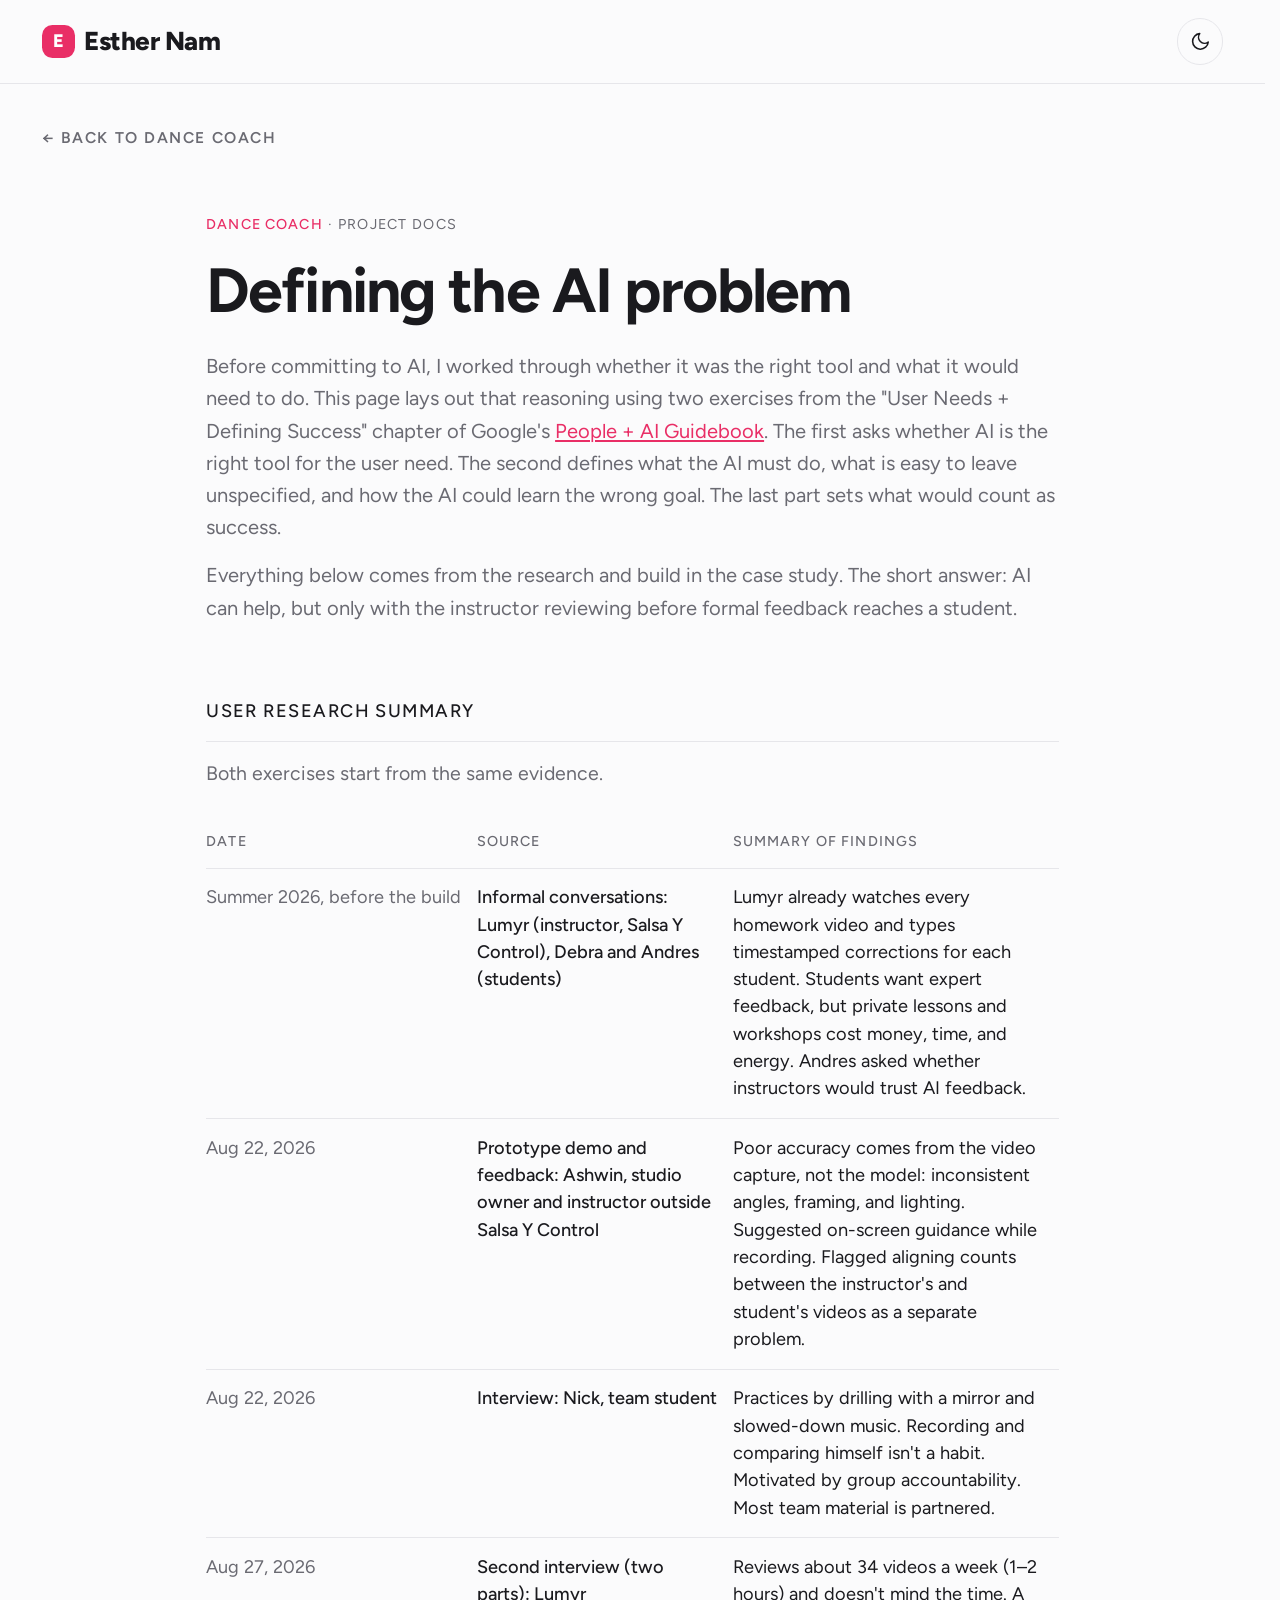
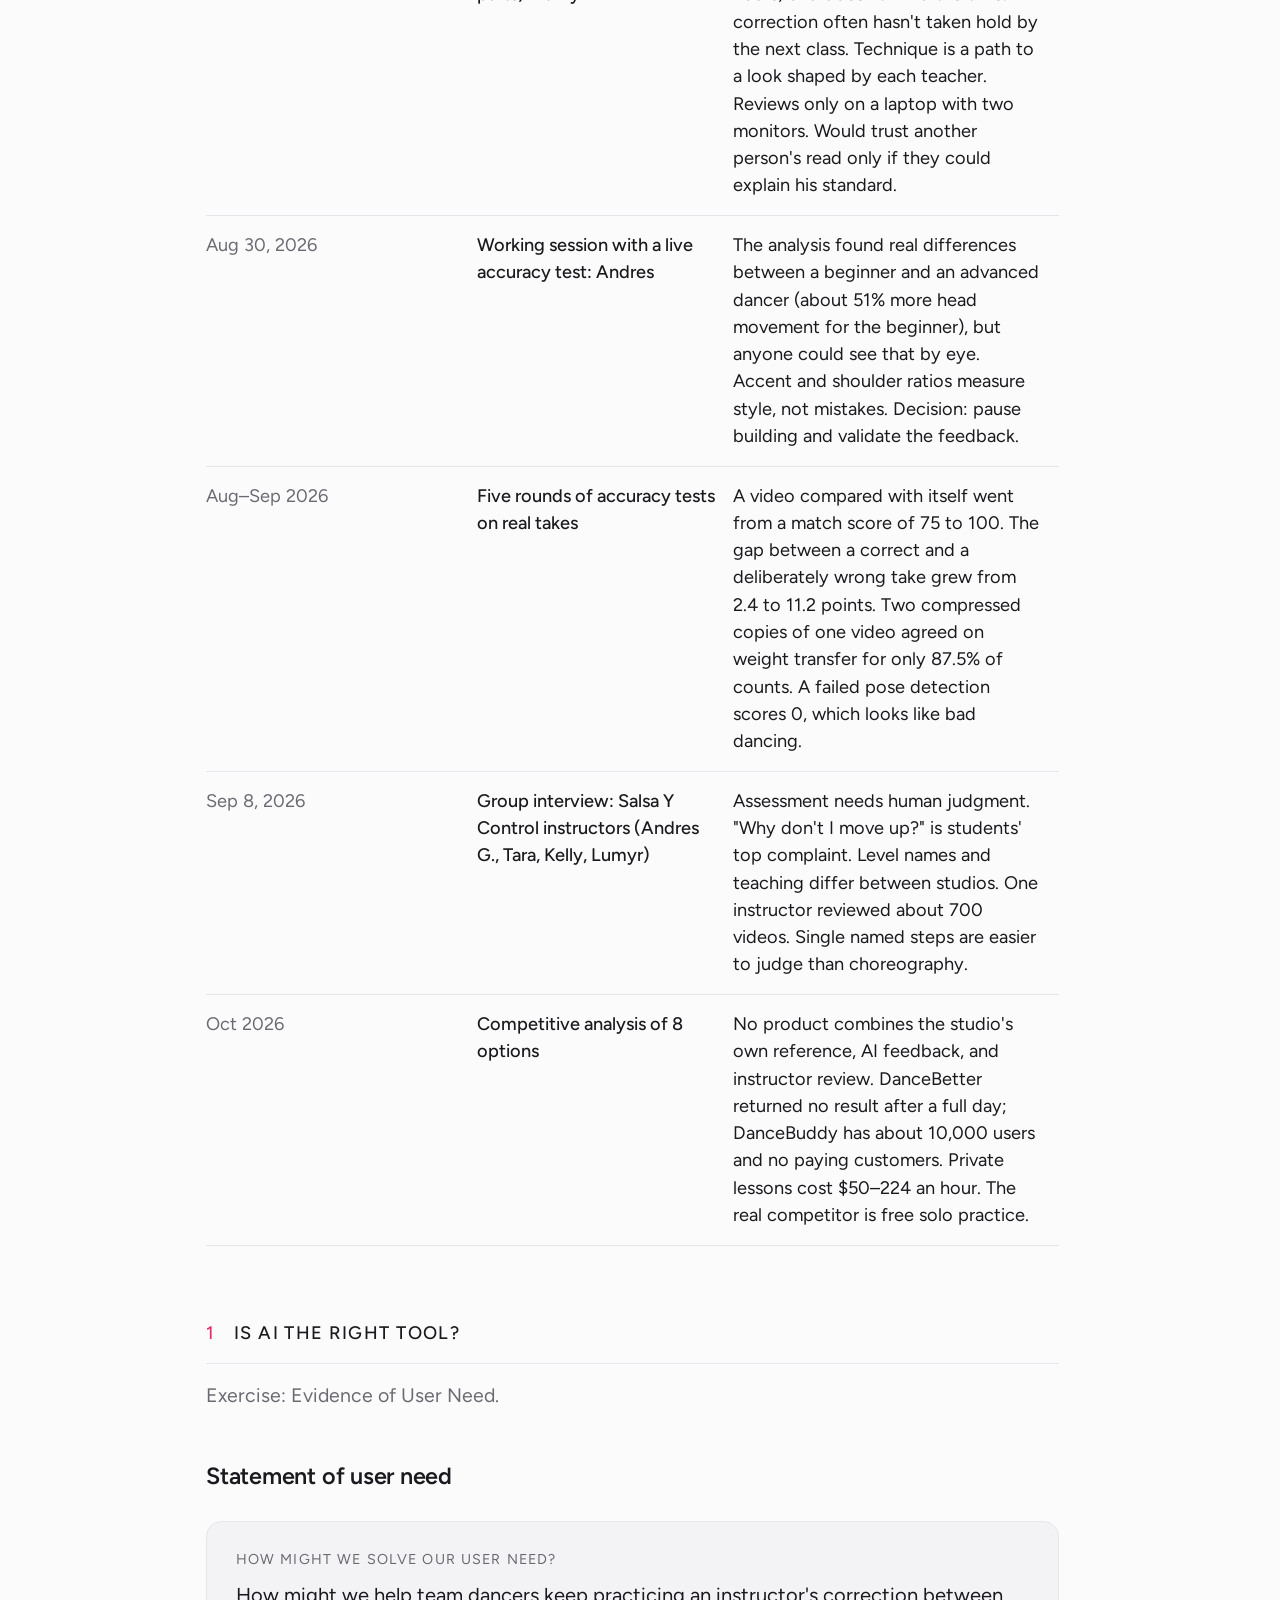
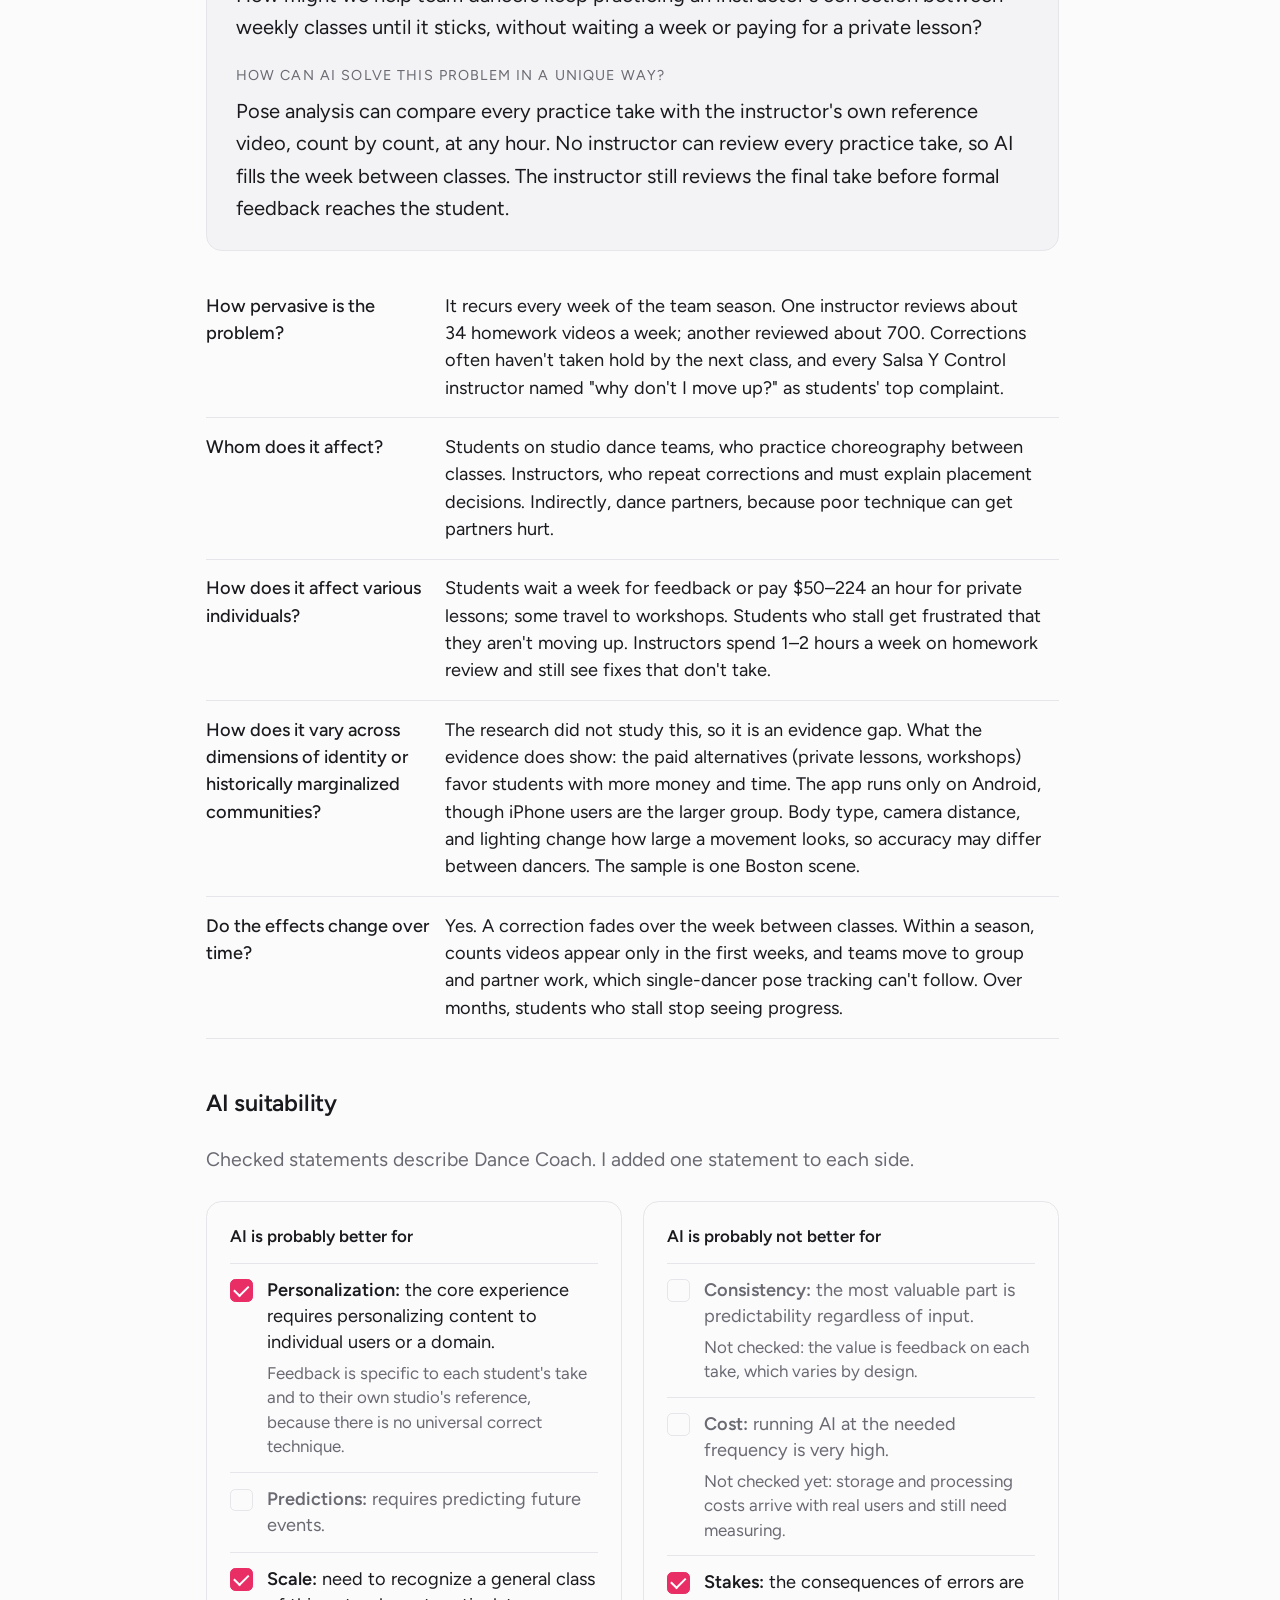
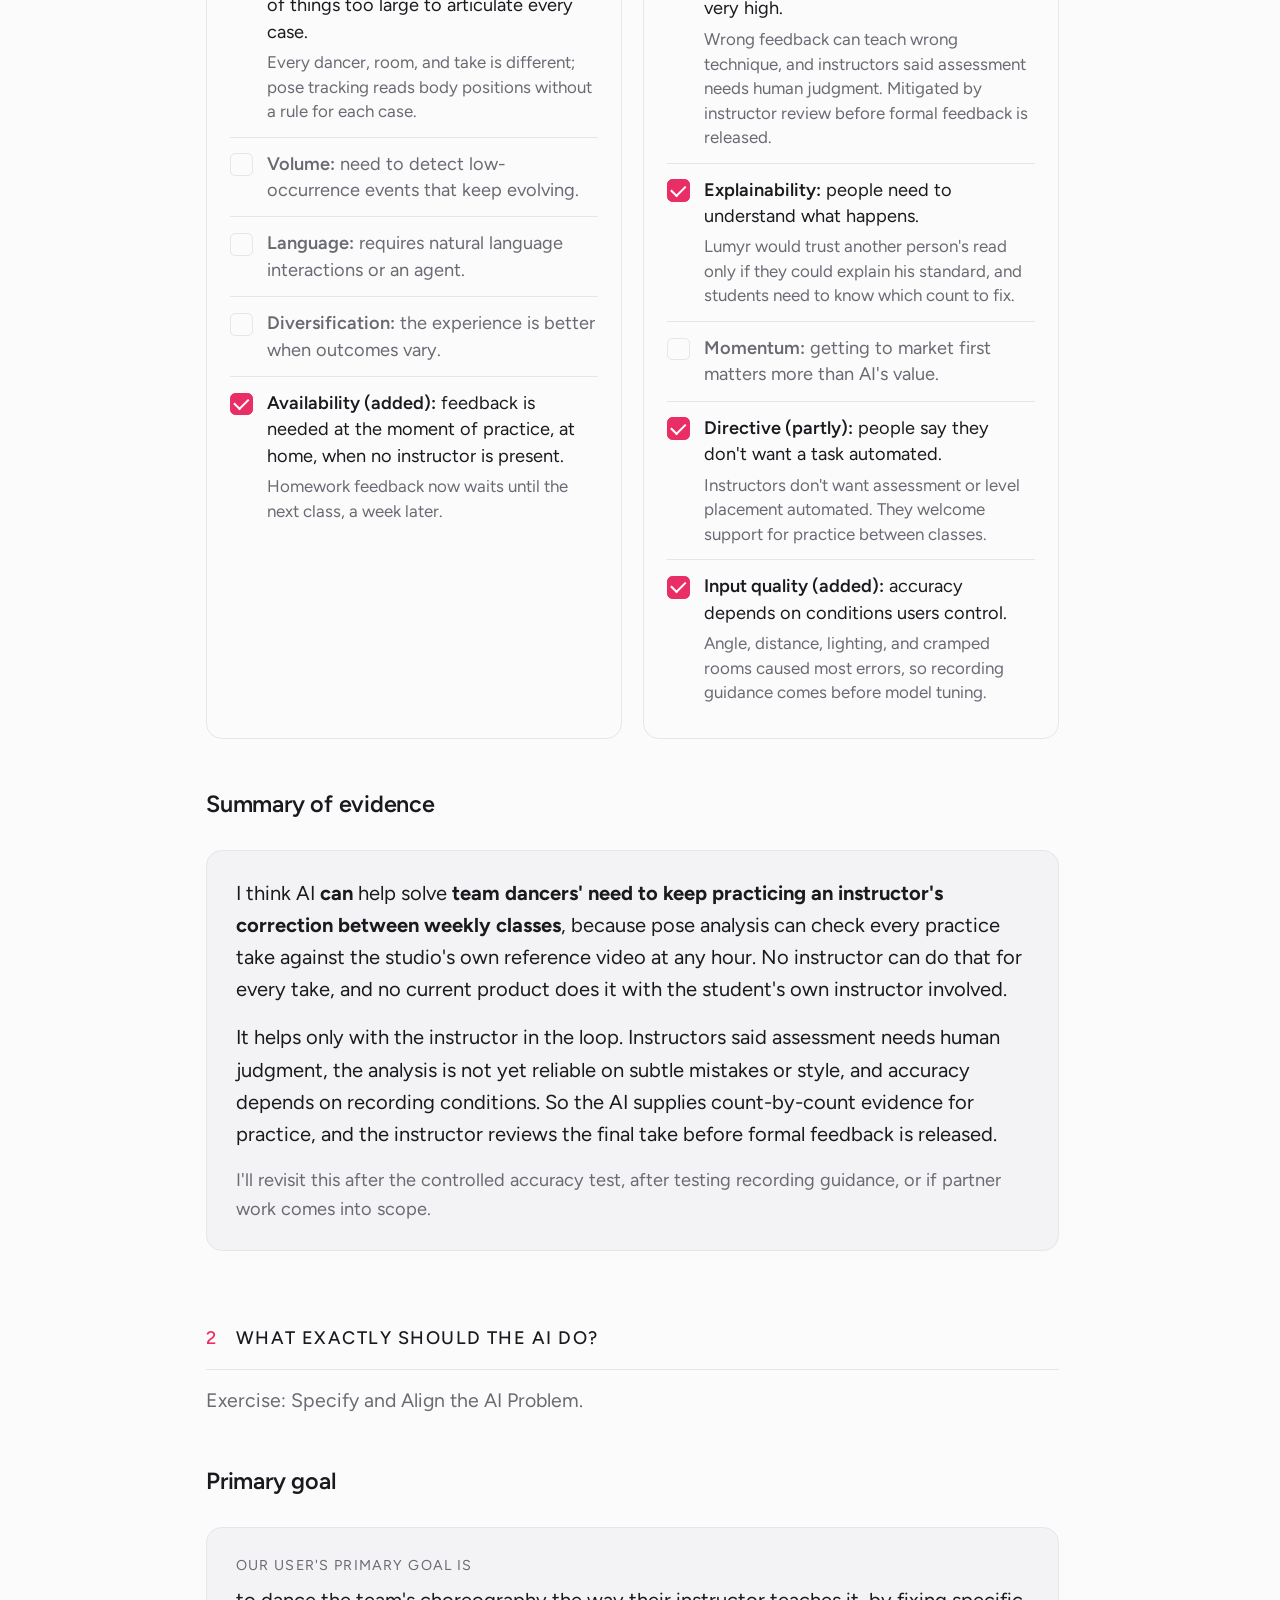
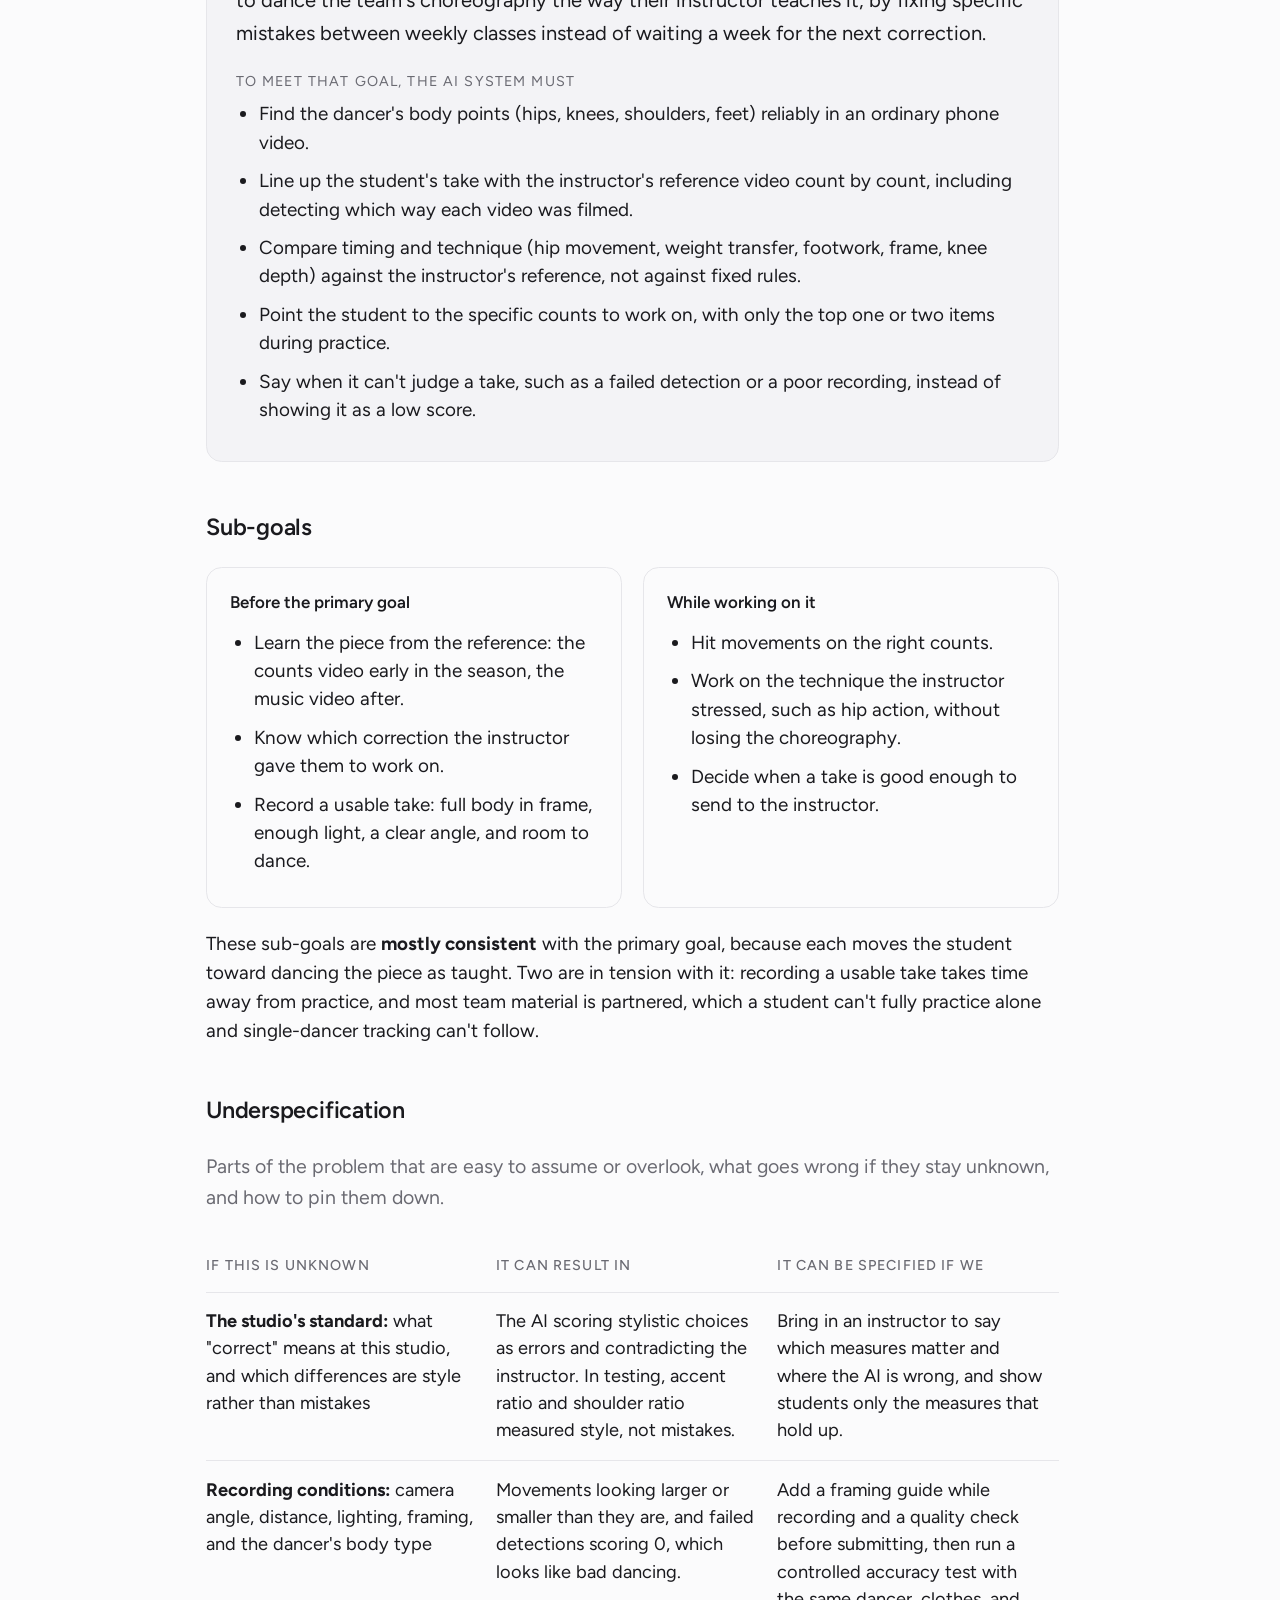
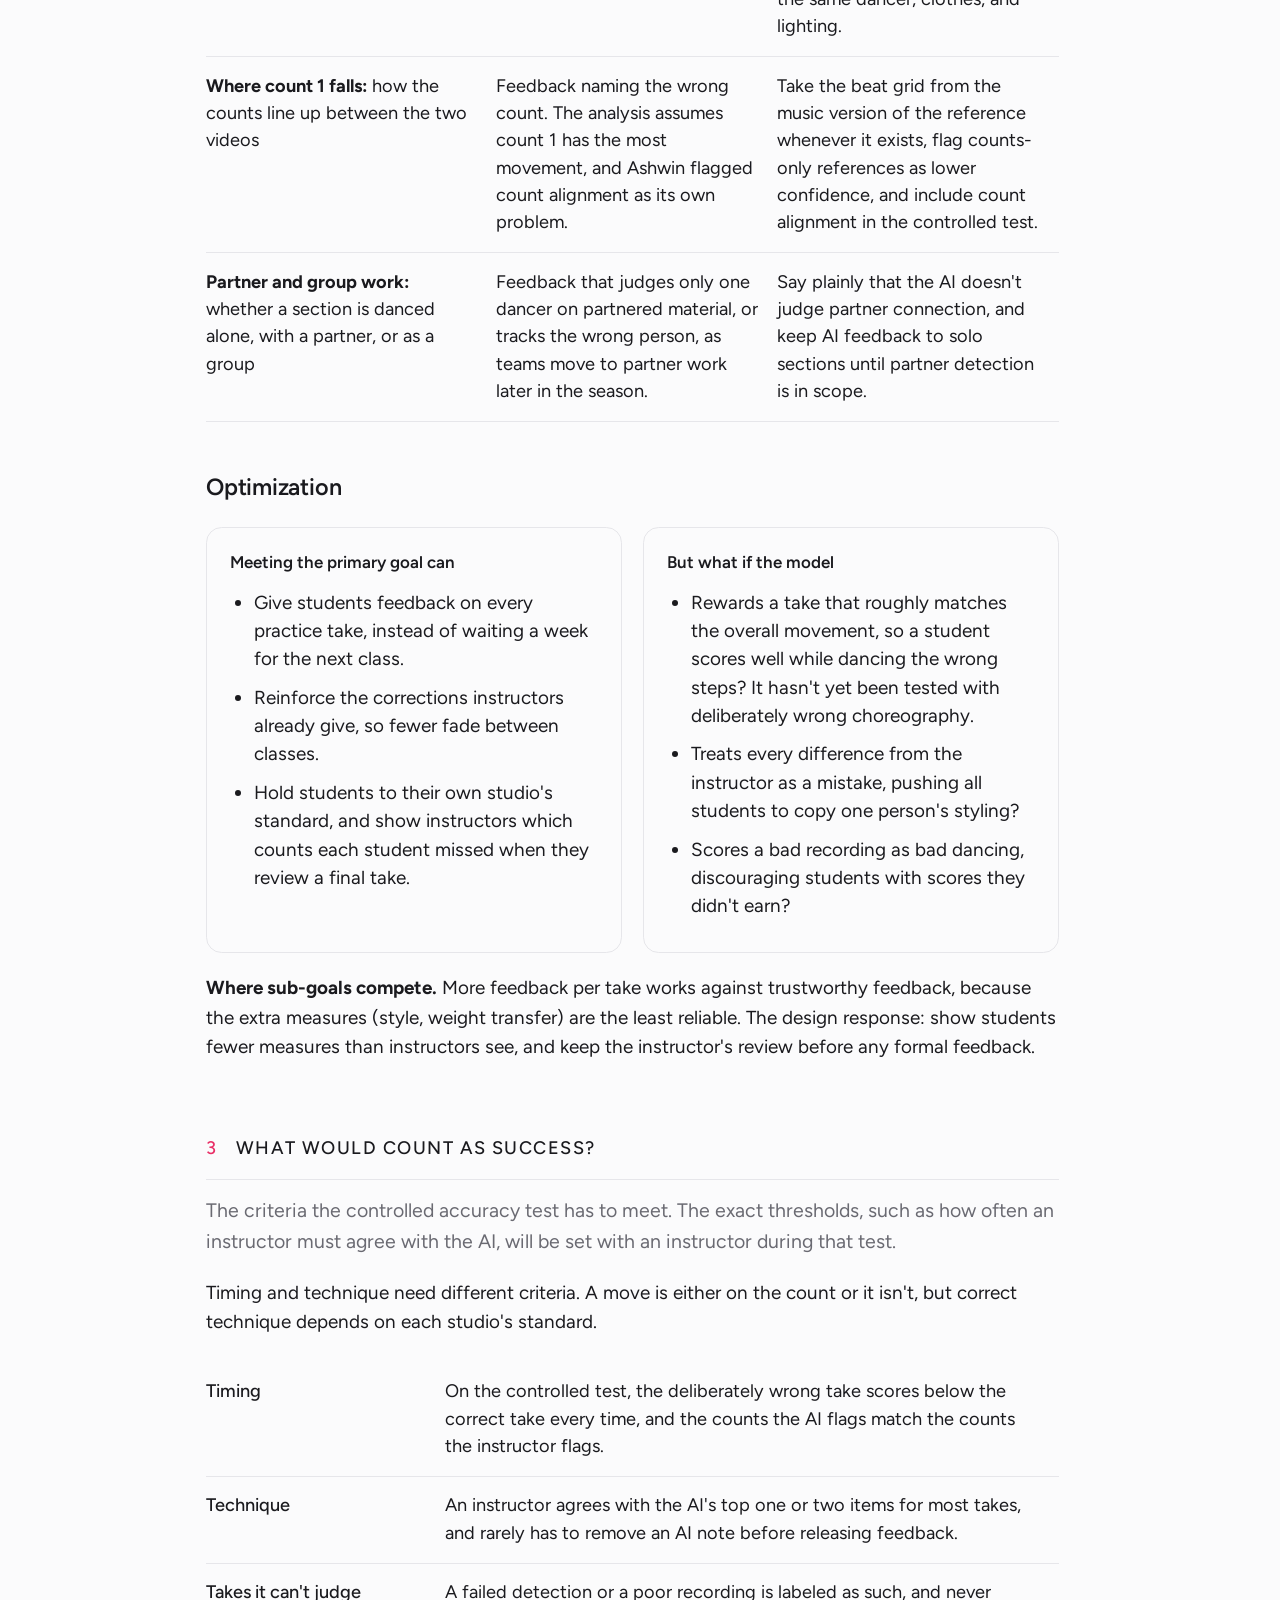
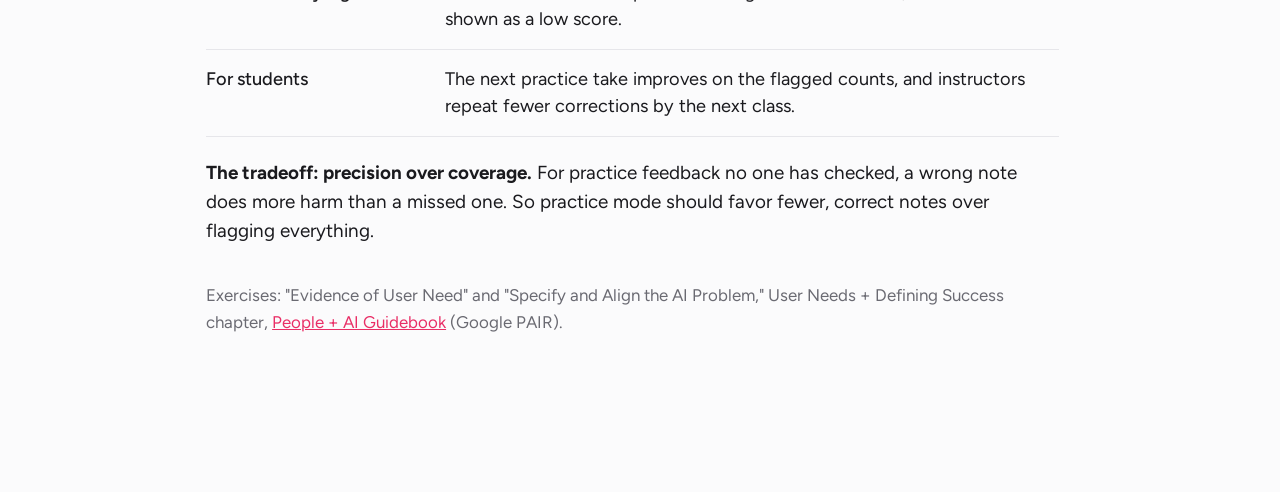
<file: dance-coach-ai-fit.html>
<!doctype html>
<html lang="en">
<head>
<meta name="robots" content="noindex" />
<meta charset="utf-8" />
<meta name="viewport" content="width=device-width, initial-scale=1, viewport-fit=cover" />
<title>Defining the AI Problem · Dance Coach</title>
<meta name="claude:viewport-fit-sides" content="cover">
<link rel="icon" href="favicon.svg" type="image/svg+xml" />
<link rel="preconnect" href="https://fonts.googleapis.com" />
<link rel="preconnect" href="https://fonts.gstatic.com" crossorigin />
<link href="https://fonts.googleapis.com/css2?family=Figtree:wght@400;500;600;700;800&family=JetBrains+Mono:wght@400;600&display=swap" rel="stylesheet" />
<style>
  /* Layout: same chrome and 720px reading column as the case study; tabs switch between the two files. */
  * { box-sizing: border-box; margin: 0; padding: 0; }
  html { scroll-behavior: smooth; scroll-padding-top: 96px; scrollbar-gutter: stable; }
  body { font-family: "Figtree", -apple-system, BlinkMacSystemFont, system-ui, sans-serif; font-size: 16px; line-height: 1.6; background: var(--bg); color: var(--ink); -webkit-font-smoothing: antialiased; }
  :root { --mono: "JetBrains Mono", ui-monospace, SFMono-Regular, Menlo, Consolas, monospace; }

  /* Palette: identical to the case study pages */
  body[data-theme="blue"] { --bg: #FBFBFC; --ink: #1A1A1E; --muted: #6A6A72; --line: #E6E6EA; --field: #F3F3F6; --accent: #E92E66; --accent-soft: #FCE7EE; --code-bg: #F3F2F5; color-scheme: light; }
  body[data-theme="graphite"] { --bg: #0B0B0F; --ink: #E8E8EE; --muted: #8D8D95; --line: #2A2A33; --field: #1E1E26; --accent: #FF6492; --accent-soft: rgba(255,100,146,0.16); --code-bg: #20202A; color-scheme: dark; }

  .topbar { top: env(safe-area-inset-top, 0px); }
  .topbar .inner, .back-link { padding-left: max(16px, env(safe-area-inset-left, 0px)); padding-right: max(16px, env(safe-area-inset-right, 0px)); }
  @media (min-width: 760px) { .topbar .inner, .back-link { padding-left: 32px; padding-right: 32px; } }

  .docs { max-width: 720px; margin: 0 auto; padding-block: 0 120px; padding-left: max(16px, env(safe-area-inset-left, 0px)); padding-right: max(16px, env(safe-area-inset-right, 0px)); }
  @media (min-width: 760px) { .docs { padding-left: 32px; padding-right: 32px; } }

  .eyebrow { margin-top: 48px; font-size: 11px; letter-spacing: 0.08em; text-transform: uppercase; color: var(--muted); }
  .eyebrow b { color: var(--accent); font-weight: 500; }
  h1.page-title { margin-top: 16px; font-size: clamp(32px, 4.6vw, 48px); font-weight: 700; letter-spacing: -0.03em; line-height: 1.08; text-wrap: balance; }
  .intro { margin-top: 20px; font-size: 15.5px; line-height: 1.6; color: var(--muted); }
  .intro p + p { margin-top: 12px; }

  /* Tabs */
  .tabs { margin-top: 36px; display: flex; gap: 6px; border-bottom: 1px solid var(--line); }
  .tabs button { font: inherit; font-family: var(--mono); font-size: 13.5px; font-weight: 600; color: var(--muted); background: none; border: 0; border-bottom: 2px solid transparent; margin-bottom: -1px; padding: 10px 14px; cursor: pointer; }
  .tabs button:hover { color: var(--ink); }
  .tabs button[aria-selected="true"] { color: var(--ink); border-bottom-color: var(--accent); }
  .tabs button:focus-visible { outline: 2px solid var(--accent); outline-offset: -2px; border-radius: 6px; }

  .doc-meta { margin-top: 20px; display: flex; flex-wrap: wrap; gap: 4px 16px; font-size: 12.5px; color: var(--muted); }
  .doc-meta .doc-name { font-family: var(--mono); font-weight: 600; color: var(--ink); }

  .doc-toc { margin-top: 18px; padding: 14px 16px; border: 1px solid var(--line); border-radius: 12px; }
  .doc-toc-label { display: block; font-size: 11px; letter-spacing: 0.08em; text-transform: uppercase; color: var(--muted); margin-bottom: 8px; }
  .doc-toc ul { list-style: none; display: flex; flex-wrap: wrap; gap: 6px; }
  .doc-toc a { display: inline-block; font-size: 13px; color: var(--ink); text-decoration: none; padding: 4px 10px; border-radius: 999px; border: 1px solid var(--line); }
  .doc-toc a:hover { border-color: var(--accent); color: var(--accent); }

  /* Rendered markdown */
  .md { margin-top: 8px; font-size: 15px; line-height: 1.7; min-width: 0; }
  .md h2 { margin-top: 48px; padding-bottom: 10px; border-bottom: 1px solid var(--line); font-size: 22px; font-weight: 600; letter-spacing: -0.01em; scroll-margin-top: 96px; }
  .md h3 { margin-top: 28px; font-size: 16.5px; font-weight: 600; }
  .md p { margin-top: 14px; }
  .md ul, .md ol { margin-top: 12px; padding-left: 22px; }
  .md li { margin-top: 8px; padding-left: 2px; }
  .md li::marker { color: var(--accent); }
  .md li > p:first-child { margin-top: 0; }
  .md li > ul, .md li > ol { margin-top: 6px; }
  .md strong { font-weight: 600; }
  .md code { font-family: var(--mono); font-size: 0.86em; background: var(--code-bg); padding: 1px 5px; border-radius: 5px; overflow-wrap: anywhere; }
  .md pre { margin-top: 14px; overflow-x: auto; background: var(--code-bg); padding: 12px 14px; border-radius: 10px; }
  .md pre code { background: none; padding: 0; }

  .top-link { margin-top: 48px; display: inline-block; font-size: 13px; font-weight: 600; color: var(--accent); text-decoration: none; }
  .top-link:hover { text-decoration: underline; }
  @media (prefers-reduced-motion: reduce) { html { scroll-behavior: auto; } }
</style>
<link rel="stylesheet" href="shared.css" />
<style>
  /* AI-fit page: tables, statement box and checklist in the site's palette */
  .ev a { color: var(--accent); }
  .ev h2 { margin-top: 56px; padding-bottom: 12px; border-bottom: 1px solid var(--line); font-size: 14px; font-weight: 500; letter-spacing: 0.08em; text-transform: uppercase; }
  .ev h2 .num { color: var(--accent); margin-right: 14px; }
  .ev-lead { margin-top: 16px; color: var(--muted); font-size: 15px; }
  .ev-table { margin-top: 20px; overflow-x: auto; }
  .ev-table table { width: 100%; border-collapse: collapse; font-size: 14px; line-height: 1.5; }
  .ev-table th, .ev-table td { text-align: left; vertical-align: top; padding: 12px 12px 12px 0; border-bottom: 1px solid var(--line); }
  .ev-table thead th { font-size: 11px; letter-spacing: 0.08em; text-transform: uppercase; color: var(--muted); font-weight: 500; }
  .ev-table td:first-child { white-space: nowrap; color: var(--muted); }
  .ev-table td:nth-child(2) { width: 30%; font-weight: 500; }
  .ev-qa th { width: 32%; font-weight: 500; color: var(--ink); font-size: 14px; }
  .ev-qa td:first-child { white-space: normal; color: var(--ink); }
  .ev-qa th { width: 28%; }
  .ev-qa td:nth-child(2) { width: auto; font-weight: 400; }
  .ev-box { margin-top: 20px; padding: 20px 22px; border: 1px solid var(--line); border-radius: 12px; background: var(--field); }
  .ev-box .k { font-size: 11px; letter-spacing: 0.08em; text-transform: uppercase; color: var(--muted); }
  .ev-box p { margin: 6px 0 16px; font-size: 15.5px; }
  .ev-box p:last-child { margin-bottom: 0; }
  .ev-summary p { margin: 0 0 12px; }
  .ev-revisit { color: var(--muted); font-size: 14px !important; }
  .ev-suit { margin-top: 20px; display: grid; grid-template-columns: 1fr 1fr; gap: 16px; }
  .ev-col { border: 1px solid var(--line); border-radius: 12px; padding: 16px 18px; }
  .ev-col h3 { font-size: 13px; font-weight: 600; margin-bottom: 10px; }
  .ev-col ul { list-style: none; }
  .ev-col li { position: relative; padding: 10px 0 10px 28px; border-top: 1px solid var(--line); font-size: 14px; line-height: 1.45; color: var(--muted); }
  .ev-col li b { font-weight: 600; }
  .ev-col li::before { content: ""; position: absolute; left: 0; top: 12px; width: 16px; height: 16px; border-radius: 4px; border: 1.5px solid var(--line); }
  .ev-col li.on { color: var(--ink); }
  .ev-col li.on::before { background: var(--accent); border-color: var(--accent); }
  .ev-col li.on::after { content: ""; position: absolute; left: 5px; top: 14px; width: 5px; height: 9px; border: solid #fff; border-width: 0 2px 2px 0; transform: rotate(45deg); }
  .ev-col li span { display: block; margin-top: 4px; font-size: 13px; color: var(--muted); }
  .ev-source { margin-top: 28px; font-size: 13px; color: var(--muted); }
  .ev h3.ev-sub { margin-top: 36px; font-size: 18px; font-weight: 600; letter-spacing: -0.01em; }
  .ev h2 + .ev-lead { margin-top: 12px; }
  .ev-list, .ev-plain { margin: 6px 0 0; padding-left: 18px; }
  .ev-list li, .ev-plain li { margin: 0 0 8px; font-size: 14.5px; line-height: 1.5; }
  .ev-col .ev-plain li { border-top: 0; padding: 0; color: var(--ink); }
  .ev-col .ev-plain li::before, .ev-col .ev-plain li::after { display: none; }
  .ev-col .ev-plain { list-style: disc; }
  .ev-pair { margin-top: 16px; display: grid; grid-template-columns: 1fr 1fr; gap: 16px; }
  .ev-note { margin-top: 16px; font-size: 14.5px; line-height: 1.55; }
  .ev-us td:first-child { white-space: normal; color: var(--ink); width: 34%; }
  .ev-us td:nth-child(2) { width: 33%; font-weight: 400; }
  @media (max-width: 640px) { .ev-pair { grid-template-columns: 1fr; } }
  @media (max-width: 640px) { .ev-suit { grid-template-columns: 1fr; } .ev-table td:first-child { white-space: normal; } }
</style>
</head>
<body data-theme="blue">
<script>
  (function(){ try { var t = localStorage.getItem('case-palette'); document.body.dataset.theme = (t === 'graphite' || t === 'blue') ? t : 'blue'; } catch(e) { document.body.dataset.theme = 'blue'; } })();
</script>

<header class="topbar">
  <div class="inner">
    <a class="brand" href="index.html"><span class="mk">E</span>Esther Nam</a>
    <span class="spacer"></span>
    <button class="theme-toggle" id="theme-toggle" type="button" aria-label="Toggle dark mode">
      <svg class="icon-moon" viewBox="0 0 24 24" fill="none" stroke="currentColor" stroke-width="1.8" stroke-linecap="round" stroke-linejoin="round"><path d="M21 12.79A9 9 0 1 1 11.21 3 7 7 0 0 0 21 12.79z"/></svg>
      <svg class="icon-sun" viewBox="0 0 24 24" fill="none" stroke="currentColor" stroke-width="1.8" stroke-linecap="round" stroke-linejoin="round"><circle cx="12" cy="12" r="4"/><path d="M12 2v2M12 20v2M4.93 4.93l1.41 1.41M17.66 17.66l1.41 1.41M2 12h2M20 12h2M4.93 19.07l1.41-1.41M17.66 6.34l1.41-1.41"/></svg>
    </button>
  </div>
</header>

<a href="dance-coach.html#approach" class="back-link">← Back to Dance Coach</a>

<main class="docs ev" id="top">
  <div class="eyebrow"><b>Dance Coach</b> · Project docs</div>
  <h1 class="page-title">Defining the AI problem</h1>
  <div class="intro">
    <p>Before committing to AI, I worked through whether it was the right tool and what it would need to do. This page lays out that reasoning using two exercises from the "User Needs + Defining Success" chapter of Google's <a href="https://pair.withgoogle.com/guidebook/" target="_blank" rel="noopener">People + AI Guidebook</a>. The first asks whether AI is the right tool for the user need. The second defines what the AI must do, what is easy to leave unspecified, and how the AI could learn the wrong goal. The last part sets what would count as success.</p>
    <p>Everything below comes from the research and build in the case study. The short answer: AI can help, but only with the instructor reviewing before formal feedback reaches a student.</p>
  </div>

  <!-- Research summary -->
  <h2 id="research">User research summary</h2>
  <p class="ev-lead">Both exercises start from the same evidence.</p>
  <div class="ev-table"><table>
    <thead><tr><th>Date</th><th>Source</th><th>Summary of findings</th></tr></thead>
    <tbody>
      <tr><td>Summer 2026, before the build</td><td>Informal conversations: Lumyr (instructor, Salsa Y Control), Debra and Andres (students)</td><td>Lumyr already watches every homework video and types timestamped corrections for each student. Students want expert feedback, but private lessons and workshops cost money, time, and energy. Andres asked whether instructors would trust AI feedback.</td></tr>
      <tr><td>Aug 22, 2026</td><td>Prototype demo and feedback: Ashwin, studio owner and instructor outside Salsa Y Control</td><td>Poor accuracy comes from the video capture, not the model: inconsistent angles, framing, and lighting. Suggested on-screen guidance while recording. Flagged aligning counts between the instructor's and student's videos as a separate problem.</td></tr>
      <tr><td>Aug 22, 2026</td><td>Interview: Nick, team student</td><td>Practices by drilling with a mirror and slowed-down music. Recording and comparing himself isn't a habit. Motivated by group accountability. Most team material is partnered.</td></tr>
      <tr><td>Aug 27, 2026</td><td>Second interview (two parts): Lumyr</td><td>Reviews about 34 videos a week (1–2 hours) and doesn't mind the time. A correction often hasn't taken hold by the next class. Technique is a path to a look shaped by each teacher. Reviews only on a laptop with two monitors. Would trust another person's read only if they could explain his standard.</td></tr>
      <tr><td>Aug 30, 2026</td><td>Working session with a live accuracy test: Andres</td><td>The analysis found real differences between a beginner and an advanced dancer (about 51% more head movement for the beginner), but anyone could see that by eye. Accent and shoulder ratios measure style, not mistakes. Decision: pause building and validate the feedback.</td></tr>
      <tr><td>Aug–Sep 2026</td><td>Five rounds of accuracy tests on real takes</td><td>A video compared with itself went from a match score of 75 to 100. The gap between a correct and a deliberately wrong take grew from 2.4 to 11.2 points. Two compressed copies of one video agreed on weight transfer for only 87.5% of counts. A failed pose detection scores 0, which looks like bad dancing.</td></tr>
      <tr><td>Sep 8, 2026</td><td>Group interview: Salsa Y Control instructors (Andres G., Tara, Kelly, Lumyr)</td><td>Assessment needs human judgment. "Why don't I move up?" is students' top complaint. Level names and teaching differ between studios. One instructor reviewed about 700 videos. Single named steps are easier to judge than choreography.</td></tr>
      <tr><td>Oct 2026</td><td>Competitive analysis of 8 options</td><td>No product combines the studio's own reference, AI feedback, and instructor review. DanceBetter returned no result after a full day; DanceBuddy has about 10,000 users and no paying customers. Private lessons cost $50–224 an hour. The real competitor is free solo practice.</td></tr>
    </tbody>
  </table></div>

  <!-- 1. Statement of user need -->
  <h2 id="fit"><span class="num">1</span>Is AI the right tool?</h2>
  <p class="ev-lead">Exercise: Evidence of User Need.</p>
  <h3 class="ev-sub" id="need">Statement of user need</h3>
  <div class="ev-box">
    <div class="k">How might we solve our user need?</div>
    <p>How might we help team dancers keep practicing an instructor's correction between weekly classes until it sticks, without waiting a week or paying for a private lesson?</p>
    <div class="k">How can AI solve this problem in a unique way?</div>
    <p>Pose analysis can compare every practice take with the instructor's own reference video, count by count, at any hour. No instructor can review every practice take, so AI fills the week between classes. The instructor still reviews the final take before formal feedback reaches the student.</p>
  </div>
  <div class="ev-table ev-qa"><table>
    <tbody>
      <tr><th scope="row">How pervasive is the problem?</th><td>It recurs every week of the team season. One instructor reviews about 34 homework videos a week; another reviewed about 700. Corrections often haven't taken hold by the next class, and every Salsa Y Control instructor named "why don't I move up?" as students' top complaint.</td></tr>
      <tr><th scope="row">Whom does it affect?</th><td>Students on studio dance teams, who practice choreography between classes. Instructors, who repeat corrections and must explain placement decisions. Indirectly, dance partners, because poor technique can get partners hurt.</td></tr>
      <tr><th scope="row">How does it affect various individuals?</th><td>Students wait a week for feedback or pay $50–224 an hour for private lessons; some travel to workshops. Students who stall get frustrated that they aren't moving up. Instructors spend 1–2 hours a week on homework review and still see fixes that don't take.</td></tr>
      <tr><th scope="row">How does it vary across dimensions of identity or historically marginalized communities?</th><td>The research did not study this, so it is an evidence gap. What the evidence does show: the paid alternatives (private lessons, workshops) favor students with more money and time. The app runs only on Android, though iPhone users are the larger group. Body type, camera distance, and lighting change how large a movement looks, so accuracy may differ between dancers. The sample is one Boston scene.</td></tr>
      <tr><th scope="row">Do the effects change over time?</th><td>Yes. A correction fades over the week between classes. Within a season, counts videos appear only in the first weeks, and teams move to group and partner work, which single-dancer pose tracking can't follow. Over months, students who stall stop seeing progress.</td></tr>
    </tbody>
  </table></div>

  <!-- 2. AI suitability -->
  <h3 class="ev-sub" id="suitability">AI suitability</h3>
  <p class="ev-lead">Checked statements describe Dance Coach. I added one statement to each side.</p>
  <div class="ev-suit">
    <div class="ev-col">
      <h3>AI is probably better for</h3>
      <ul>
        <li class="on"><b>Personalization:</b> the core experience requires personalizing content to individual users or a domain.<span>Feedback is specific to each student's take and to their own studio's reference, because there is no universal correct technique.</span></li>
        <li><b>Predictions:</b> requires predicting future events.</li>
        <li class="on"><b>Scale:</b> need to recognize a general class of things too large to articulate every case.<span>Every dancer, room, and take is different; pose tracking reads body positions without a rule for each case.</span></li>
        <li><b>Volume:</b> need to detect low-occurrence events that keep evolving.</li>
        <li><b>Language:</b> requires natural language interactions or an agent.</li>
        <li><b>Diversification:</b> the experience is better when outcomes vary.</li>
        <li class="on"><b>Availability (added):</b> feedback is needed at the moment of practice, at home, when no instructor is present.<span>Homework feedback now waits until the next class, a week later.</span></li>
      </ul>
    </div>
    <div class="ev-col">
      <h3>AI is probably not better for</h3>
      <ul>
        <li><b>Consistency:</b> the most valuable part is predictability regardless of input.<span>Not checked: the value is feedback on each take, which varies by design.</span></li>
        <li><b>Cost:</b> running AI at the needed frequency is very high.<span>Not checked yet: storage and processing costs arrive with real users and still need measuring.</span></li>
        <li class="on"><b>Stakes:</b> the consequences of errors are very high.<span>Wrong feedback can teach wrong technique, and instructors said assessment needs human judgment. Mitigated by instructor review before formal feedback is released.</span></li>
        <li class="on"><b>Explainability:</b> people need to understand what happens.<span>Lumyr would trust another person's read only if they could explain his standard, and students need to know which count to fix.</span></li>
        <li><b>Momentum:</b> getting to market first matters more than AI's value.</li>
        <li class="on"><b>Directive (partly):</b> people say they don't want a task automated.<span>Instructors don't want assessment or level placement automated. They welcome support for practice between classes.</span></li>
        <li class="on"><b>Input quality (added):</b> accuracy depends on conditions users control.<span>Angle, distance, lighting, and cramped rooms caused most errors, so recording guidance comes before model tuning.</span></li>
      </ul>
    </div>
  </div>

  <!-- 3. Summary -->
  <h3 class="ev-sub" id="summary">Summary of evidence</h3>
  <div class="ev-box ev-summary">
    <p>I think AI <b>can</b> help solve <b>team dancers' need to keep practicing an instructor's correction between weekly classes</b>, because pose analysis can check every practice take against the studio's own reference video at any hour. No instructor can do that for every take, and no current product does it with the student's own instructor involved.</p>
    <p>It helps only with the instructor in the loop. Instructors said assessment needs human judgment, the analysis is not yet reliable on subtle mistakes or style, and accuracy depends on recording conditions. So the AI supplies count-by-count evidence for practice, and the instructor reviews the final take before formal feedback is released.</p>
    <p class="ev-revisit">I'll revisit this after the controlled accuracy test, after testing recording guidance, or if partner work comes into scope.</p>
  </div>
  <!-- Part 2: Specify and align the AI problem -->
  <h2 id="specify"><span class="num">2</span>What exactly should the AI do?</h2>
  <p class="ev-lead">Exercise: Specify and Align the AI Problem.</p>

  <h3 class="ev-sub" id="goal">Primary goal</h3>
  <div class="ev-box">
    <div class="k">Our user's primary goal is</div>
    <p>to dance the team's choreography the way their instructor teaches it, by fixing specific mistakes between weekly classes instead of waiting a week for the next correction.</p>
    <div class="k">To meet that goal, the AI system must</div>
    <ul class="ev-list">
      <li>Find the dancer's body points (hips, knees, shoulders, feet) reliably in an ordinary phone video.</li>
      <li>Line up the student's take with the instructor's reference video count by count, including detecting which way each video was filmed.</li>
      <li>Compare timing and technique (hip movement, weight transfer, footwork, frame, knee depth) against the instructor's reference, not against fixed rules.</li>
      <li>Point the student to the specific counts to work on, with only the top one or two items during practice.</li>
      <li>Say when it can't judge a take, such as a failed detection or a poor recording, instead of showing it as a low score.</li>
    </ul>
  </div>

  <h3 class="ev-sub" id="subgoals">Sub-goals</h3>
  <div class="ev-pair">
    <div class="ev-col">
      <h3>Before the primary goal</h3>
      <ul class="ev-plain">
        <li>Learn the piece from the reference: the counts video early in the season, the music video after.</li>
        <li>Know which correction the instructor gave them to work on.</li>
        <li>Record a usable take: full body in frame, enough light, a clear angle, and room to dance.</li>
      </ul>
    </div>
    <div class="ev-col">
      <h3>While working on it</h3>
      <ul class="ev-plain">
        <li>Hit movements on the right counts.</li>
        <li>Work on the technique the instructor stressed, such as hip action, without losing the choreography.</li>
        <li>Decide when a take is good enough to send to the instructor.</li>
      </ul>
    </div>
  </div>
  <p class="ev-note">These sub-goals are <b>mostly consistent</b> with the primary goal, because each moves the student toward dancing the piece as taught. Two are in tension with it: recording a usable take takes time away from practice, and most team material is partnered, which a student can't fully practice alone and single-dancer tracking can't follow.</p>

  <h3 class="ev-sub" id="underspecified">Underspecification</h3>
  <p class="ev-lead">Parts of the problem that are easy to assume or overlook, what goes wrong if they stay unknown, and how to pin them down.</p>
  <div class="ev-table ev-us"><table>
    <thead><tr><th>If this is unknown</th><th>It can result in</th><th>It can be specified if we</th></tr></thead>
    <tbody>
      <tr><td><b>The studio's standard:</b> what "correct" means at this studio, and which differences are style rather than mistakes</td><td>The AI scoring stylistic choices as errors and contradicting the instructor. In testing, accent ratio and shoulder ratio measured style, not mistakes.</td><td>Bring in an instructor to say which measures matter and where the AI is wrong, and show students only the measures that hold up.</td></tr>
      <tr><td><b>Recording conditions:</b> camera angle, distance, lighting, framing, and the dancer's body type</td><td>Movements looking larger or smaller than they are, and failed detections scoring 0, which looks like bad dancing.</td><td>Add a framing guide while recording and a quality check before submitting, then run a controlled accuracy test with the same dancer, clothes, and lighting.</td></tr>
      <tr><td><b>Where count 1 falls:</b> how the counts line up between the two videos</td><td>Feedback naming the wrong count. The analysis assumes count 1 has the most movement, and Ashwin flagged count alignment as its own problem.</td><td>Take the beat grid from the music version of the reference whenever it exists, flag counts-only references as lower confidence, and include count alignment in the controlled test.</td></tr>
      <tr><td><b>Partner and group work:</b> whether a section is danced alone, with a partner, or as a group</td><td>Feedback that judges only one dancer on partnered material, or tracks the wrong person, as teams move to partner work later in the season.</td><td>Say plainly that the AI doesn't judge partner connection, and keep AI feedback to solo sections until partner detection is in scope.</td></tr>
    </tbody>
  </table></div>

  <h3 class="ev-sub" id="optimization">Optimization</h3>
  <div class="ev-pair">
    <div class="ev-col">
      <h3>Meeting the primary goal can</h3>
      <ul class="ev-plain">
        <li>Give students feedback on every practice take, instead of waiting a week for the next class.</li>
        <li>Reinforce the corrections instructors already give, so fewer fade between classes.</li>
        <li>Hold students to their own studio's standard, and show instructors which counts each student missed when they review a final take.</li>
      </ul>
    </div>
    <div class="ev-col">
      <h3>But what if the model</h3>
      <ul class="ev-plain">
        <li>Rewards a take that roughly matches the overall movement, so a student scores well while dancing the wrong steps? It hasn't yet been tested with deliberately wrong choreography.</li>
        <li>Treats every difference from the instructor as a mistake, pushing all students to copy one person's styling?</li>
        <li>Scores a bad recording as bad dancing, discouraging students with scores they didn't earn?</li>
      </ul>
    </div>
  </div>
  <p class="ev-note"><b>Where sub-goals compete.</b> More feedback per take works against trustworthy feedback, because the extra measures (style, weight transfer) are the least reliable. The design response: show students fewer measures than instructors see, and keep the instructor's review before any formal feedback.</p>

  <!-- Part 3: success criteria -->
  <h2 id="success"><span class="num">3</span>What would count as success?</h2>
  <p class="ev-lead">The criteria the controlled accuracy test has to meet. The exact thresholds, such as how often an instructor must agree with the AI, will be set with an instructor during that test.</p>
  <p class="ev-note">Timing and technique need different criteria. A move is either on the count or it isn&#x27;t, but correct technique depends on each studio&#x27;s standard.</p>
  <div class="ev-table ev-qa"><table>
    <tbody>
      <tr><th scope="row">Timing</th><td>On the controlled test, the deliberately wrong take scores below the correct take every time, and the counts the AI flags match the counts the instructor flags.</td></tr>
      <tr><th scope="row">Technique</th><td>An instructor agrees with the AI&#x27;s top one or two items for most takes, and rarely has to remove an AI note before releasing feedback.</td></tr>
      <tr><th scope="row">Takes it can&#x27;t judge</th><td>A failed detection or a poor recording is labeled as such, and never shown as a low score.</td></tr>
      <tr><th scope="row">For students</th><td>The next practice take improves on the flagged counts, and instructors repeat fewer corrections by the next class.</td></tr>
    </tbody>
  </table></div>
  <p class="ev-note"><b>The tradeoff: precision over coverage.</b> For practice feedback no one has checked, a wrong note does more harm than a missed one. So practice mode should favor fewer, correct notes over flagging everything.</p>

  <p class="ev-source">Exercises: "Evidence of User Need" and "Specify and Align the AI Problem," User Needs + Defining Success chapter, <a href="https://pair.withgoogle.com/guidebook/" target="_blank" rel="noopener">People + AI Guidebook</a> (Google PAIR).</p>
</main>

<script>
  (function () {
    // Theme toggle, shared with the case study through the same stored key
    var body = document.body;
    document.getElementById('theme-toggle').addEventListener('click', function () {
      var next = body.dataset.theme === 'graphite' ? 'blue' : 'graphite';
      body.dataset.theme = next;
      try { localStorage.setItem('case-palette', next); } catch (e) {}
    });

    // Tabs: #vector or #claude (or any section anchor inside one) picks the file
    var tabs = Array.prototype.slice.call(document.querySelectorAll('[role="tab"]'));
    var panels = Array.prototype.slice.call(document.querySelectorAll('.doc-panel'));
    function show(doc, focus) {
      tabs.forEach(function (t) {
        var on = t.dataset.doc === doc;
        t.setAttribute('aria-selected', on ? 'true' : 'false');
        t.tabIndex = on ? 0 : -1;
        if (on && focus) t.focus();
      });
      panels.forEach(function (p) { p.hidden = p.dataset.doc !== doc; });
    }
    function fromHash() {
      var h = location.hash.slice(1);
      if (h.indexOf('claude') === 0) return 'claude';
      return 'vector';
    }
    tabs.forEach(function (t, i) {
      t.addEventListener('click', function () { show(t.dataset.doc); });
      t.addEventListener('keydown', function (e) {
        if (e.key === 'ArrowRight' || e.key === 'ArrowLeft') {
          var next = tabs[(i + (e.key === 'ArrowRight' ? 1 : tabs.length - 1)) % tabs.length];
          show(next.dataset.doc, true);
        }
      });
    });
    window.addEventListener('hashchange', function () { show(fromHash()); });
    show(fromHash());
    var target = location.hash && document.getElementById(location.hash.slice(1));
    if (target && target.tagName === 'H2') target.scrollIntoView();
  })();
</script>
</body>
</html>
</file>
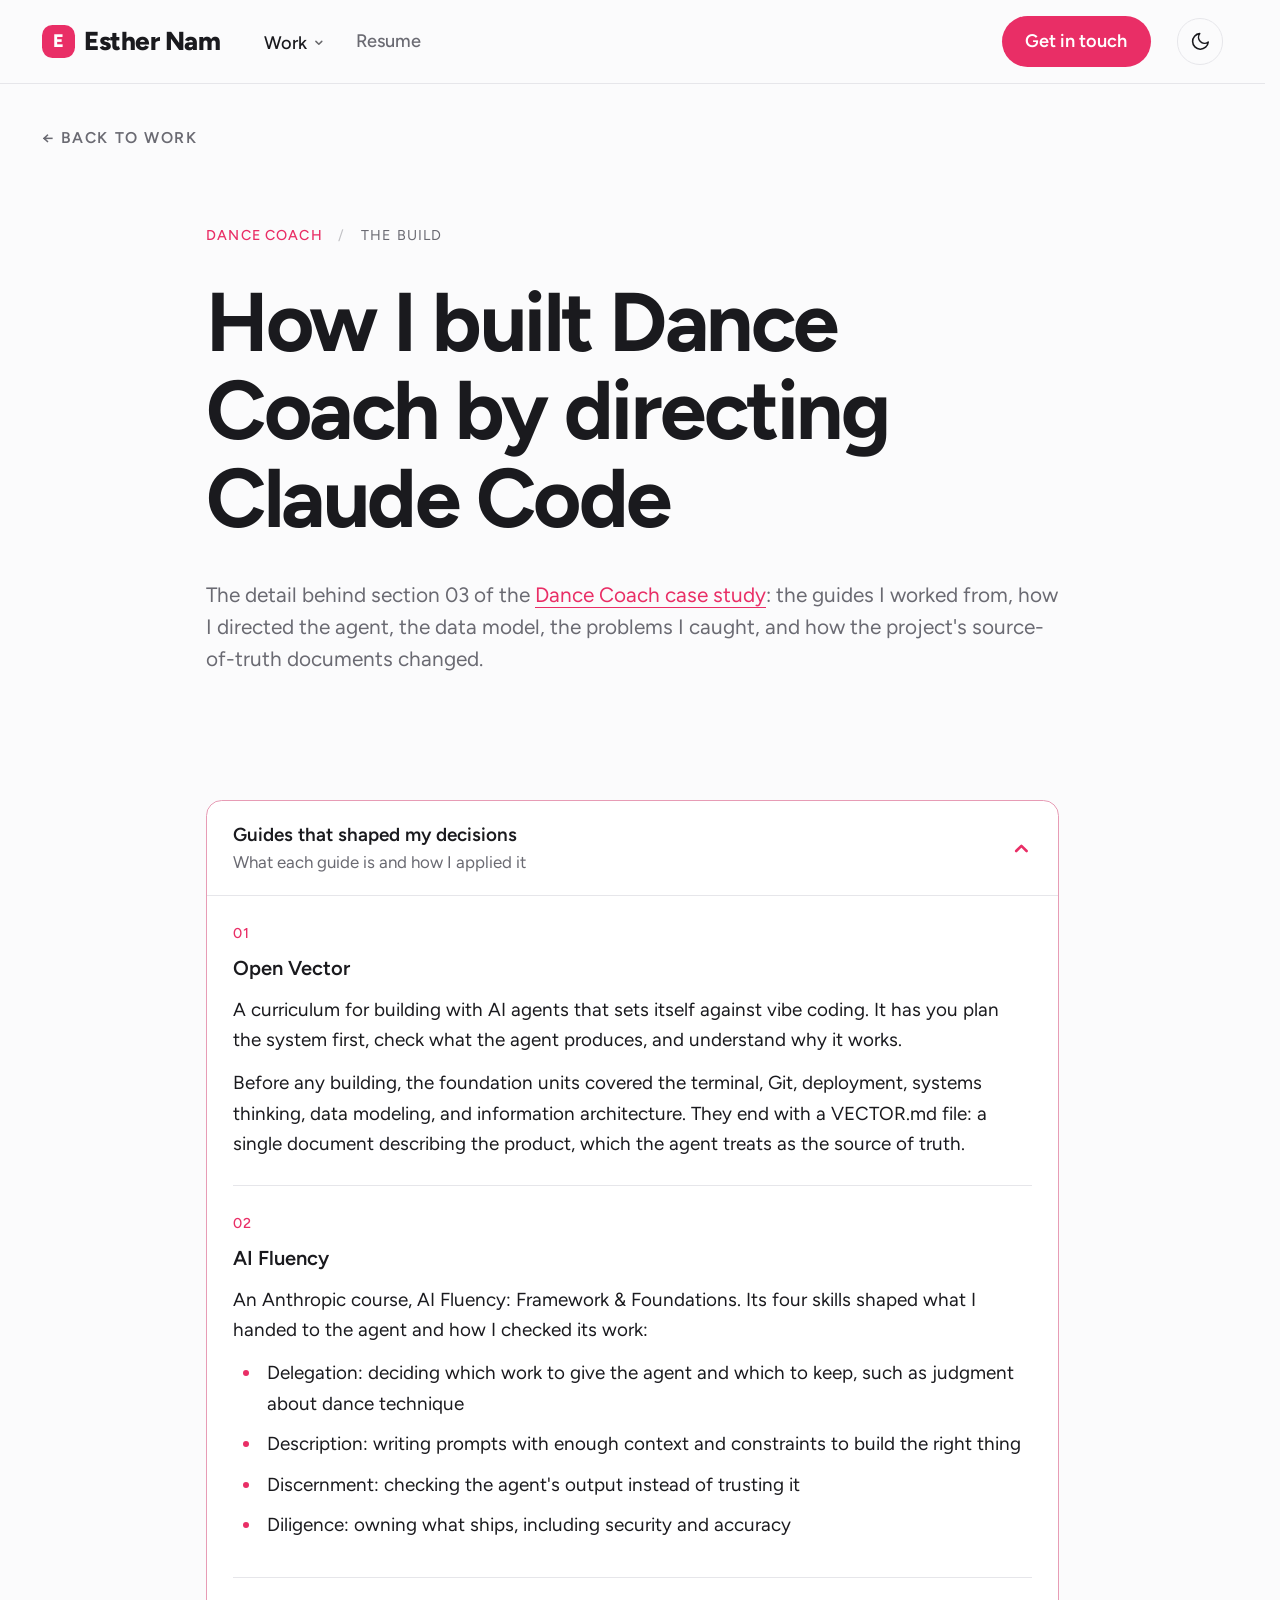
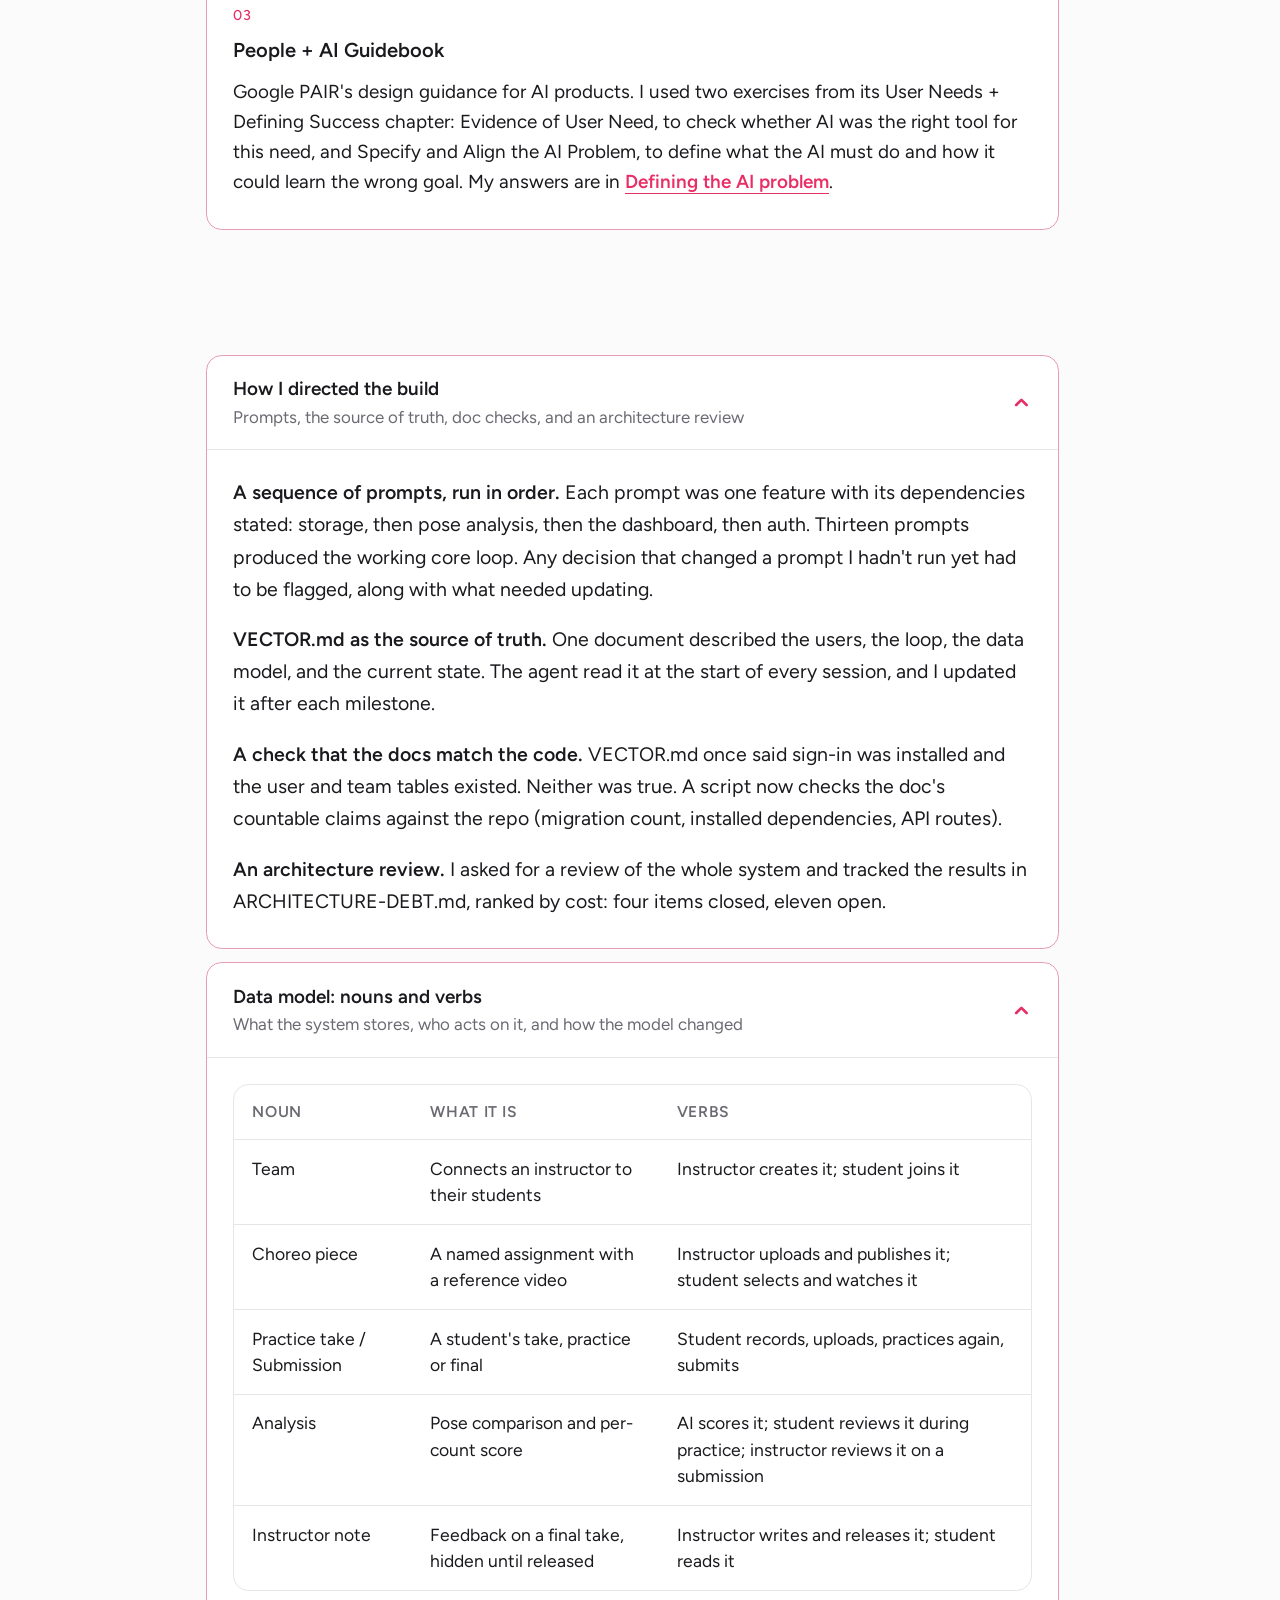
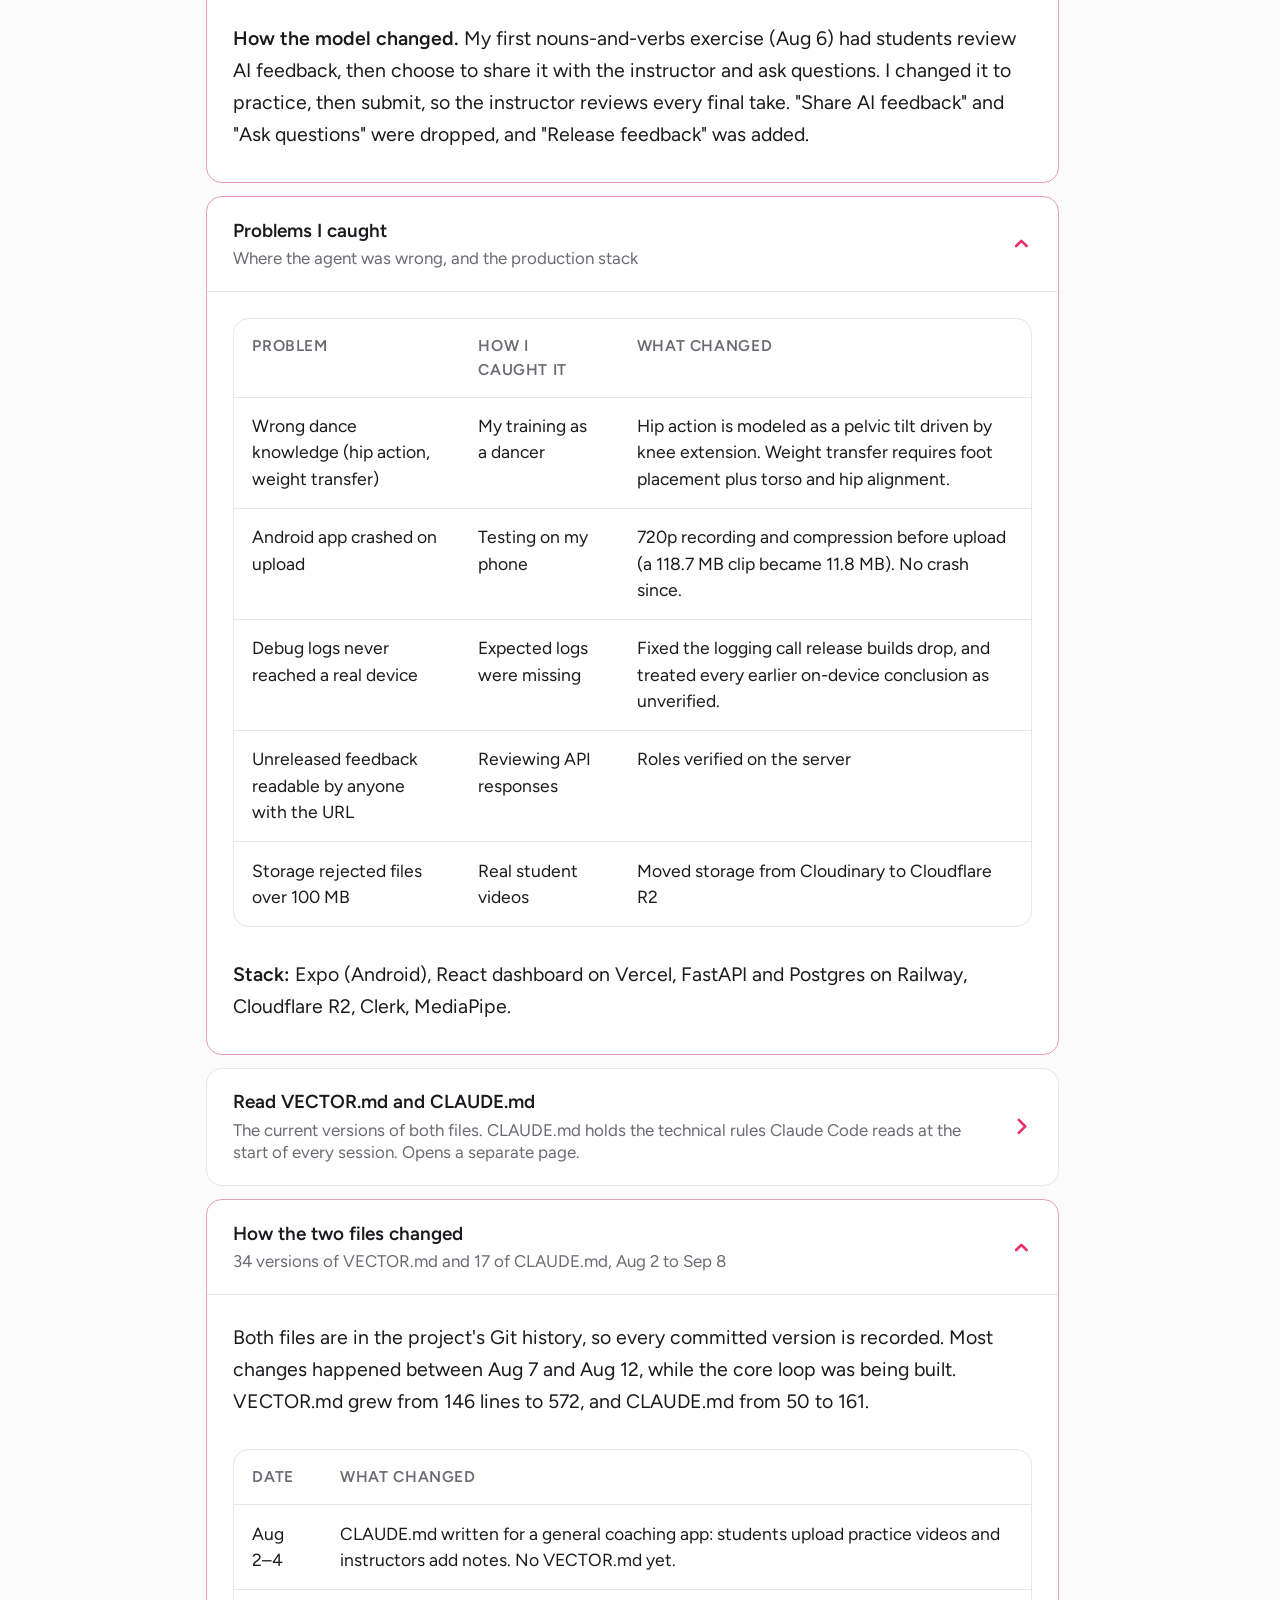
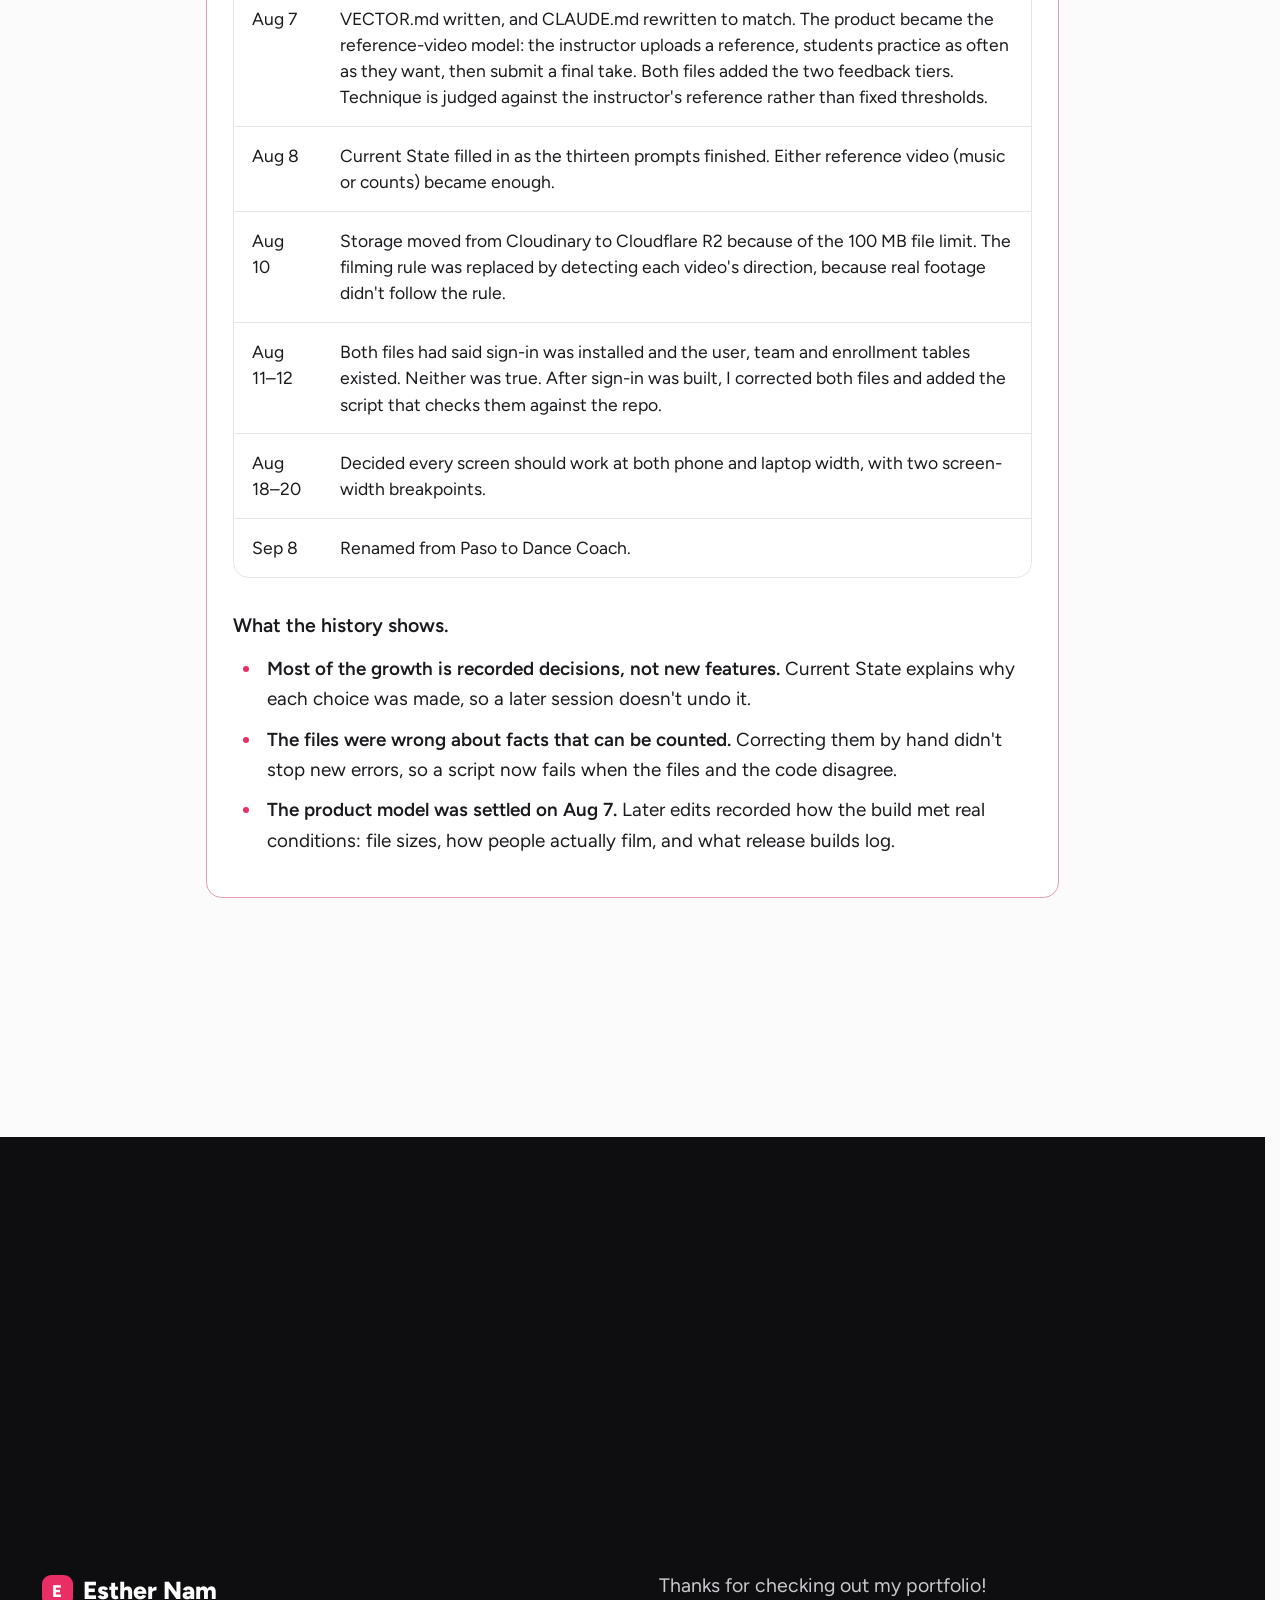
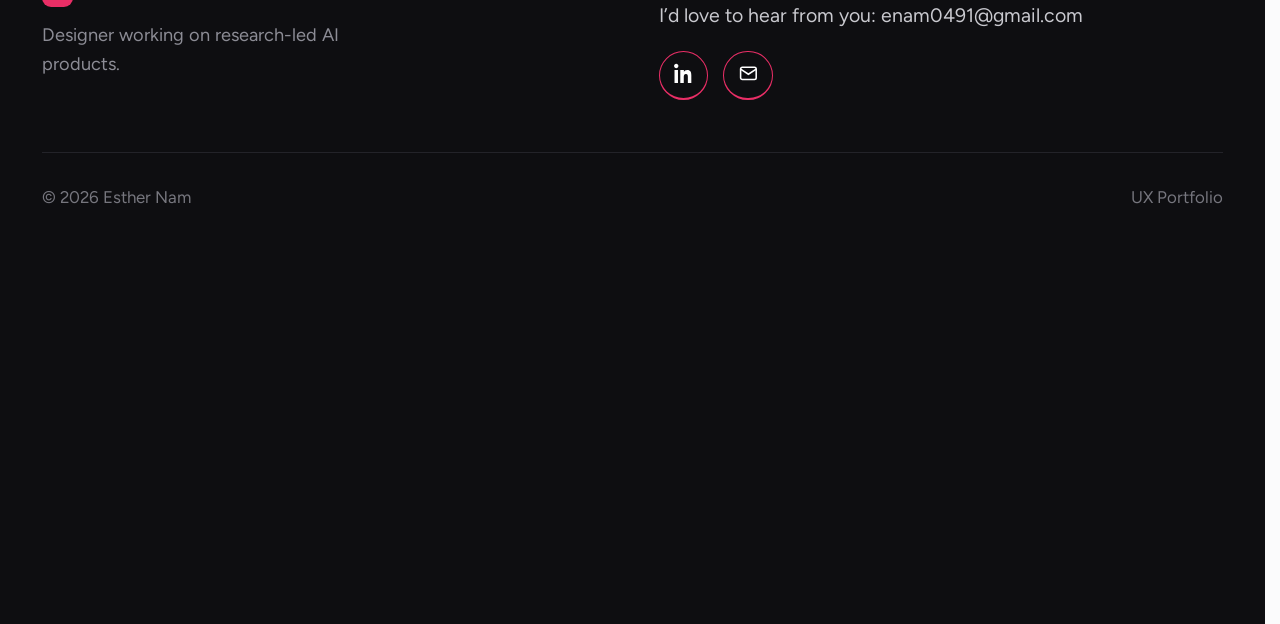
<file: dance-coach-build.html>
<!doctype html>
<html lang="en">
<head>
<meta name="robots" content="noindex" />
<!-- Google tag (gtag.js) -->
<script async src="https://www.googletagmanager.com/gtag/js?id=G-MR0TVY28CQ"></script>
<script>
  window.dataLayer = window.dataLayer || [];
  function gtag(){dataLayer.push(arguments);}
  gtag('js', new Date());

  gtag('config', 'G-MR0TVY28CQ');
</script>
<meta charset="utf-8" />
<link rel="icon" href="favicon.svg" type="image/svg+xml" />
<link rel="apple-touch-icon" href="favicon.svg" />
<meta name="viewport" content="width=device-width, initial-scale=1" />
<title>How I built Dance Coach · Esther Nam</title>
<link rel="preconnect" href="https://fonts.googleapis.com" />
<link rel="preconnect" href="https://fonts.gstatic.com" crossorigin />
<link href="https://fonts.googleapis.com/css2?family=Figtree:wght@400;500;600;700;800&display=swap" rel="stylesheet" />
<style>
  * { box-sizing: border-box; margin: 0; padding: 0; }
  html { scroll-behavior: smooth; scroll-padding-top: 96px; scrollbar-gutter: stable; }
  body {
    font-family: "Figtree", -apple-system, BlinkMacSystemFont, system-ui, sans-serif;
    font-size: 16px; line-height: 1.6;
    background: var(--bg); color: var(--ink);
    -webkit-font-smoothing: antialiased;
    transition: background-color 0.25s ease, color 0.25s ease;
    max-width: 100%;
  }
  img { max-width: 100%; }

  /* ─────────── Palette systems (identical to UX Audit Case Study) ─────────── */
  body[data-theme="blue"] {
    --bg: #FBFBFC;
    --ink: #1A1A1E;
    --muted: #6A6A72;
    --line: #E6E6EA;
    --line-soft: #F0F0F2;
    --accent: #E92E66;
    --accent-deep: #B11248;
    --accent-soft: #FCE7EE;
    --card-bg: #FFFFFF;
    --card-bg-soft: #F6F6F8;
    --card-ink: #1A1A1E;
    --card-line: #E6E6EA;
    --pill-bg: #FFFFFF;
    --hero-tint: #F7F4F6;
    --highlight: #FBF1DA;
    --shadow: 0 1px 0 rgba(0,0,0,0.04), 0 12px 30px rgba(20, 20, 30, 0.07);
  }
  body[data-theme="graphite"] {
    --bg: #0B0B0F;
    --ink: #E8E8EE;
    --muted: #8D8D95;
    --line: #2A2A33;
    --line-soft: #1E1E26;
    --accent: #FF6492;
    --accent-deep: #FF8DAE;
    --accent-soft: rgba(255,100,146,0.16);
    --card-bg: #F8F8FA;
    --card-bg-soft: #1E1E26;
    --card-ink: #0E0E10;
    --card-line: #E0E0E5;
    --pill-bg: #1E1E26;
    --hero-tint: #1A1A22;
    --shadow: 0 1px 0 rgba(255,255,255,0.04), 0 12px 30px rgba(0, 0, 0, 0.4);
  }

  /* ─────────── Site nav ─────────── */
  .site-nav {
    max-width: 1080px; margin: 0 auto;
    padding: 32px 32px 0;
    display: flex; align-items: center; justify-content: space-between;
  }
  .wordmark {
    font-family: "Figtree", sans-serif;
    font-size: 22px; color: var(--ink); text-decoration: none;
    letter-spacing: -0.01em;
  }
  .wordmark .dot { color: var(--accent); }
  .site-nav nav { display: flex; gap: 28px; align-items: center; }
  .site-nav nav a {
    font-size: 13px; color: var(--muted); text-decoration: none;
    transition: color 0.2s; font-family: "Figtree", sans-serif;
  }
  .site-nav nav a:hover { color: var(--ink); }
  .site-nav nav a.current { color: var(--ink); font-weight: 500; }

  .theme-toggle {
    display: inline-grid; place-items: center;
    width: 32px; height: 32px; border-radius: 999px;
    margin-left: 8px;
    background: transparent; border: 1px solid var(--line);
    color: var(--ink); cursor: pointer;
    transition: border-color 0.15s, transform 0.15s;
  }
  .theme-toggle:hover { border-color: var(--ink); transform: scale(1.04); }
  .theme-toggle svg { width: 14px; height: 14px; }
  .theme-toggle .icon-sun, .theme-toggle .icon-moon { display: none; }
  body[data-theme="blue"] .theme-toggle .icon-moon { display: block; }
  body[data-theme="graphite"] .theme-toggle .icon-sun { display: block; }

  /* ─────────── Persistent top nav (identical across all pages) ─────────── */
  .topbar { position: sticky; top: 0; z-index: 50; background: color-mix(in srgb, var(--bg) 88%, transparent); backdrop-filter: saturate(140%) blur(10px); border-bottom: 1px solid var(--line); }
  .topbar .inner { max-width: 1080px; margin: 0 auto; padding: 0 32px; height: 64px; display: flex; align-items: center; gap: 20px; }
  .brand { font-weight: 800; font-size: 20px; letter-spacing: -0.02em; text-decoration: none; color: var(--ink); display: flex; align-items: center; gap: 7px; }
  .brand .mk { width: 26px; height: 26px; border-radius: 8px; background: var(--accent); color: #fff; display: grid; place-items: center; font-size: 14px; font-weight: 800; }
  .topbar nav { display: flex; align-items: center; gap: 24px; margin-left: 14px; }
  .topbar nav a { text-decoration: none; color: var(--muted); font-size: 14px; font-weight: 500; line-height: 1; transition: color 0.18s; }
  .topbar nav a:hover, .topbar nav a.active { color: var(--ink); }
  .nav-work { position: relative; }
  .nav-work > a { display: inline-flex; align-items: center; gap: 4px; }
  .nav-work .caret { width: 9px; height: 9px; opacity: 0.65; transition: transform 0.18s; }
  .nav-work:hover .caret { transform: rotate(180deg); }
  .nav-work::after { content: ""; position: absolute; top: 100%; left: -14px; right: -14px; height: 14px; }
  .work-menu { position: absolute; top: calc(100% + 12px); left: 50%; transform: translateX(-50%) translateY(-4px); min-width: 240px; background: var(--bg); border: 1px solid var(--line); border-radius: 12px; box-shadow: 0 18px 44px -18px rgba(0,0,0,0.30); padding: 7px; opacity: 0; visibility: hidden; transition: opacity 0.16s ease, transform 0.16s ease; z-index: 80; }
  .nav-work:hover .work-menu { opacity: 1; visibility: visible; transform: translateX(-50%) translateY(0); }
  .topbar .work-menu a { display: block; padding: 9px 12px; border-radius: 8px; color: var(--ink); font-size: 13.5px; font-weight: 600; white-space: nowrap; }
  .topbar .work-menu a small { display: block; color: var(--muted); font-size: 11.5px; font-weight: 400; margin-top: 1px; }
  .topbar .work-menu a:hover { background: var(--field); color: var(--ink); }
  .topbar .spacer { flex: 1; }
  .topbar .btn-primary { background: var(--accent); color: #fff; border: 0; padding: 9px 18px; border-radius: 999px; font: inherit; font-weight: 600; font-size: 14px; line-height: 1.5; cursor: pointer; text-decoration: none; white-space: nowrap; transition: filter 0.18s, transform 0.15s; }
  .topbar .btn-primary:hover { filter: brightness(1.06); transform: translateY(-1px); }
  .topbar .theme-toggle { margin-left: 0; }

  .back-link {
    max-width: 1080px; margin: 0 auto;
    padding: 32px 32px 0;
    display: block; font-size: 12px; font-weight: 600; color: var(--muted);
    text-decoration: none; font-family: "Figtree", sans-serif;
    letter-spacing: 0.1em; text-transform: uppercase;
  }
  .back-link:hover { color: var(--accent); }

  /* ─────────── Case study layout ─────────── */
  .case-study {
    max-width: 720px; margin: 0 auto;
    padding: 0 32px 120px;
  }
  .meta-strip {
    margin-top: 56px;
    display: flex; align-items: center; gap: 12px; flex-wrap: wrap;
    font-family: "Figtree", sans-serif;
    font-size: 11px; letter-spacing: 0.08em; text-transform: uppercase;
    color: var(--muted);
  }
  .meta-strip .tag { color: var(--accent); font-weight: 500; }
  .meta-strip .sep { opacity: 0.4; }

  .case-title {
    font-family: "Figtree", sans-serif;
    font-weight: 400;
    font-size: clamp(40px, 5.5vw, 64px);
    line-height: 1.06;
    letter-spacing: -0.015em;
    margin-top: 24px;
    max-width: 22ch;
    color: var(--ink);
    text-wrap: balance;
  }
  .case-title em { font-style: normal; color: inherit; }
  .case-deck a { color: var(--accent); text-decoration: none; border-bottom: 1px solid currentColor; }
  .case-deck a:hover { border-bottom-width: 2px; }
  .case-deck a:focus-visible { outline: 2px solid var(--accent); outline-offset: 2px; border-radius: 2px; }

  .case-deck {
    margin-top: 28px;
    max-width: none;
    font-size: 16px; line-height: 1.55; color: var(--muted);
  }

  /* Sizzle reel */
  .reel { margin: 56px 0 0; }

  /* Concept carousel */
  .carousel { margin-top: 28px; }
  .carousel-viewport { position: relative; overflow: hidden; border-radius: 14px; border: 1px solid var(--card-line); background: var(--field); }
  .carousel-track { display: flex; transition: transform 0.4s cubic-bezier(0.4,0,0.2,1); }
  .carousel-slide { min-width: 100%; }
  .carousel-slide img { width: 100%; height: auto; display: block; }
  .carousel-side { position: absolute; top: 50%; transform: translateY(-50%); width: 42px; height: 42px; border-radius: 999px; border: 1px solid rgba(255,255,255,0.5); background: rgba(255,255,255,0.92); color: #14141a; display: grid; place-items: center; cursor: pointer; z-index: 3; transition: background 0.18s, border-color 0.18s, color 0.18s; box-shadow: 0 4px 14px rgba(0,0,0,0.28); }
  .carousel-side:hover { background: var(--accent); border-color: var(--accent); color: #fff; }
  .carousel-side svg { width: 18px; height: 18px; }
  .carousel-side.prev { left: 12px; }
  .carousel-side.next { right: 12px; }
  .carousel-cap { min-height: 46px; margin-top: 14px; font-size: 13px; line-height: 1.5; color: var(--muted); font-family: "Figtree", sans-serif; }
  .carousel-cap a { color: var(--accent); text-decoration: none; border-bottom: 1px solid currentColor; }
  .carousel-controls { display: flex; align-items: center; justify-content: center; margin-top: 14px; }
  .carousel-dots { display: flex; gap: 8px; }
  .carousel-dots button { width: 8px; height: 8px; border-radius: 999px; border: 0; padding: 0; background: var(--card-line); cursor: pointer; transition: background 0.2s, transform 0.2s; }
  .carousel-dots button.active { background: var(--accent); transform: scale(1.25); }
  .carousel-counter { font-size: 12.5px; color: var(--muted); font-family: "Figtree", sans-serif; font-variant-numeric: tabular-nums; }
  @media (max-width: 560px) { .carousel-side { width: 34px; height: 34px; } .carousel-side.prev { left: 6px; } .carousel-side.next { right: 6px; } }
  .reel-frame { position: relative; padding-top: 56.25%; border-radius: 14px; overflow: hidden; background: #000; box-shadow: var(--shadow); border: 1px solid var(--card-line); }
  .reel-frame iframe { position: absolute; inset: 0; width: 100%; height: 100%; border: 0; }
  .reel figcaption { margin-top: 14px; font-size: 13px; color: var(--muted); font-family: "Figtree", sans-serif; }
  /* Prototype link button */
  .proto-link { display: inline-flex; align-items: center; gap: 9px; margin-top: 28px; padding: 12px 22px; border-radius: 999px; background: var(--accent); color: #fff; text-decoration: none; font-weight: 600; font-size: 14px; transition: filter 0.18s, transform 0.15s; }
  .proto-link:hover { filter: brightness(1.06); transform: translateY(-1px); }
  .proto-link svg { width: 14px; height: 14px; }

  .tools-list { display: flex; flex-direction: column; gap: 4px; }
  .tools-list em { font-style: normal; color: var(--muted); font-weight: 400; }

  /* Hero meta grid */
  .hero-meta {
    margin-top: 56px;
    border-top: 1px solid var(--line);
    border-bottom: 1px solid var(--line);
    display: grid; grid-template-columns: repeat(4, 1fr);
  }
  .meta-cell {
    padding: 22px 24px;
    display: flex; flex-direction: column; gap: 8px;
    border-right: 1px solid var(--line);
  }
  .meta-cell:first-child { padding-left: 0; }
  .meta-cell:last-child { border-right: 0; padding-right: 0; }
  .meta-cell .k {
    font-family: "Figtree", sans-serif;
    font-size: 10.5px; letter-spacing: 0.1em; text-transform: uppercase;
    color: var(--muted);
  }
  .meta-cell .v {
    font-size: 15px; color: var(--ink); font-weight: 500;
    line-height: 1.35;
  }

  /* Jump nav */
  .jump {
    margin-top: 40px;
    display: flex; flex-wrap: wrap; gap: 8px 4px;
    align-items: center;
  }
  .jump-label {
    font-family: "Figtree", sans-serif;
    font-size: 11px; letter-spacing: 0.08em; text-transform: uppercase;
    color: var(--muted); margin-right: 12px;
  }
  .jump a {
    font-size: 13px; color: var(--ink); text-decoration: none;
    padding: 6px 12px; border-radius: 999px;
    border: 1px solid var(--line);
    transition: background-color 0.2s, border-color 0.2s, color 0.2s;
    background: var(--pill-bg);
  }
  .jump a:hover { border-color: var(--accent); color: var(--accent); }

  /* ─────────── Sections ─────────── */
  section { margin-top: 96px; scroll-margin-top: 100px; }
  .section-head {
    display: flex; align-items: baseline; gap: 16px;
    margin-bottom: 32px;
    padding-bottom: 14px;
    border-bottom: 1px solid var(--line);
  }
  .section-eyebrow {
    font-family: "Figtree", sans-serif;
    font-size: 14px; letter-spacing: 0.08em; text-transform: uppercase;
    color: var(--ink); font-weight: 500; flex-shrink: 0;
  }
  .section-eyebrow .num { color: var(--accent); margin-right: 14px; }
  h2.section-title {
    font-family: "Figtree", sans-serif;
    font-weight: 400;
    font-size: clamp(28px, 3.4vw, 40px);
    line-height: 1.15;
    letter-spacing: -0.01em;
    color: var(--ink);
    max-width: 22ch;
    text-wrap: balance;
  }
  h2.section-title em { font-style: normal; color: inherit; }

  .prose { max-width: none; font-size: 15px; line-height: 1.65; color: var(--ink); }
  .prose p + p { margin-top: 18px; }
  .prose strong { font-weight: 600; }

  ul.clean { list-style: none; padding: 0; margin: 12px 0; max-width: none; }
  ul.clean li {
    padding: 14px 0 14px 28px; border-top: 1px solid var(--line);
    position: relative; font-size: 14.5px; line-height: 1.55;
  }
  ul.clean li:last-child { border-bottom: 1px solid var(--line); }
  ul.clean li::before {
    content: "•"; position: absolute; left: 8px; top: 14px;
    color: var(--accent); font-size: 15px; line-height: 1.55;
  }
  ul.clean li strong { font-weight: 600; }
  /* Indented bullet list inside prose */
  .prose ul.bullets {
    list-style: disc; margin: 14px 0 0; padding-left: 24px; max-width: none;
  }
  .prose ul.bullets li {
    font-size: 14.5px; line-height: 1.6; color: var(--ink);
    margin-bottom: 8px; padding-left: 4px;
  }
  .prose ul.bullets li::marker { color: var(--accent); }
  /* Clean lists: drop the first item's top border so it never doubles the section divider above it */
  ul.clean li:first-child { border-top: 0; padding-top: 4px; }
  ul.clean li:first-child::before { top: 4px; }

  /* Impact list, identical to audit */
  .impact-list {
    margin-top: 8px;
    display: flex; flex-direction: column;
  }
  .impact-list li {
    list-style: none;
    padding: 24px 0;
    border-bottom: 1px solid var(--line);
    display: flex; gap: 24px; align-items: flex-start;
  }
  .impact-list li:first-child { padding-top: 8px; }
  .impact-list .imp-num {
    font-family: "Figtree", sans-serif;
    font-size: 11px; letter-spacing: 0.1em;
    color: var(--accent); font-weight: 500;
    padding-top: 4px; flex-shrink: 0; min-width: 24px;
  }
  .impact-list .imp-body { flex: 1; }
  .impact-list h4 { font-size: 15.5px; font-weight: 600; color: var(--ink); margin-bottom: 6px; line-height: 1.4; }
  .impact-list p { font-size: 14.5px; color: var(--muted); line-height: 1.55; }

  /* Figures */
  figure.real {
    margin-top: 40px;
    background: transparent; padding: 0; overflow: hidden;
    border: 1px solid var(--card-line);
    box-shadow: var(--shadow);
    border-radius: 12px;
  }
  body[data-theme="graphite"] figure.real { border-color: var(--line); }
  figure.real img { display: block; width: 100%; height: auto; cursor: zoom-in; }

  /* Lightbox */
  .lightbox {
    position: fixed; inset: 0; z-index: 1000;
    display: none; align-items: center; justify-content: center;
    background: rgba(8, 12, 28, 0.86);
    padding: 32px;
    cursor: zoom-out;
    opacity: 0; transition: opacity 0.2s ease;
  }
  .lightbox.open { display: flex; opacity: 1; }
  .lightbox img {
    max-width: 96vw; max-height: 92vh;
    width: auto; height: auto;
    border-radius: 8px;
    box-shadow: 0 24px 80px rgba(0,0,0,0.5);
    cursor: default;
  }
  .lightbox .lb-close {
    position: absolute; top: 20px; right: 24px;
    width: 40px; height: 40px; border-radius: 999px;
    border: 1px solid rgba(255,255,255,0.25);
    background: rgba(255,255,255,0.08);
    color: #fff; font-size: 20px; line-height: 1;
    display: grid; place-items: center; cursor: pointer;
    transition: background 0.18s;
  }
  .lightbox .lb-close:hover { background: rgba(255,255,255,0.18); }
  .lightbox .lb-hint {
    position: absolute; bottom: 24px; left: 0; right: 0;
    text-align: center; color: rgba(255,255,255,0.5);
    font-family: "Figtree", sans-serif; font-size: 11px; letter-spacing: 0.08em;
  }
  @media (prefers-reduced-motion: reduce) { .lightbox { transition: none; } }
  figure.real figcaption {
    margin: 0; padding: 14px 20px;
    background: var(--card-bg-soft);
    border-top: 1px solid var(--card-line);
    color: var(--muted);
    font-family: "Figtree", sans-serif;
    font-size: 11.5px; letter-spacing: 0.04em;
  }
  body[data-theme="graphite"] figure.real figcaption { border-color: var(--line); }

  /* Pull quote */
  .pullquote {
    margin: 56px 0;
    max-width: 32ch;
    font-family: "Figtree", sans-serif;
    font-weight: 400; font-style: italic;
    font-size: clamp(22px, 2.6vw, 30px); line-height: 1.3;
    color: var(--accent);
    letter-spacing: -0.005em;
    padding-left: 32px;
    border-left: 3px solid var(--accent);
    text-wrap: balance;
  }

  /* Insight callout (the audit's pattern) */
  .insight {
    margin-top: 56px;
    display: grid; grid-template-columns: 80px 1fr;
    gap: 32px; padding-bottom: 56px;
    border-bottom: 1px solid var(--line);
  }
  .insight:last-of-type { border-bottom: 0; padding-bottom: 0; }
  .insight .ins-num {
    font-family: "Figtree", sans-serif;
    font-size: 48px; font-weight: 300; line-height: 1;
    color: var(--accent);
  }
  .insight .ins-body { max-width: none; }
  .insight h3 {
    font-family: "Figtree", sans-serif;
    font-weight: 400; font-size: 26px; line-height: 1.2;
    color: var(--ink); margin-bottom: 16px; letter-spacing: -0.005em;
  }
  .insight h3 em { font-style: normal; color: inherit; }
  .insight p { font-size: 14.5px; line-height: 1.65; color: var(--ink); }
  .insight p + p { margin-top: 14px; }
  .insight .ins-pill {
    display: inline-block;
    font-family: "Figtree", sans-serif;
    font-size: 11px; letter-spacing: 0.06em; text-transform: uppercase;
    color: var(--accent);
    padding: 4px 10px; border-radius: 4px;
    background: var(--accent-soft);
    margin-bottom: 14px;
  }

  /* Chrome changes — three small panels */
  .chrome-grid {
    margin-top: 24px;
    display: flex; flex-direction: column;
    gap: 14px;
  }
  .chrome-card {
    padding: 24px 22px;
    background: var(--card-bg-soft);
    border: 1px solid var(--card-line);
    border-radius: 12px;
  }
  body[data-theme="graphite"] .chrome-card { border-color: var(--line); color: var(--ink); }
  .chrome-card .ck-num {
    font-family: "Figtree", sans-serif;
    font-size: 10.5px; letter-spacing: 0.1em;
    color: var(--accent); font-weight: 500; margin-bottom: 12px;
  }
  .chrome-card h4 {
    font-family: "Figtree", sans-serif;
    font-size: 14.5px; font-weight: 600; line-height: 1.3;
    color: var(--card-ink); margin-bottom: 8px;
    letter-spacing: -0.005em;
  }
  body[data-theme="graphite"] .chrome-card h4 { color: var(--ink); }
  .chrome-card p {
    font-size: 13.5px; line-height: 1.55;
    color: var(--card-ink); opacity: 0.75;
  }
  body[data-theme="graphite"] .chrome-card p { color: var(--ink); opacity: 0.75; }

  /* Step blocks */
  .step { margin: 48px 0; padding-top: 28px; border-top: 1px dashed var(--line); }
  .step:first-of-type { border-top: 0; padding-top: 0; }
  .step-num {
    font-family: "Figtree", sans-serif;
    font-size: 11px; letter-spacing: 0.16em; text-transform: uppercase;
    color: var(--accent); font-weight: 500; margin-bottom: 8px;
  }
  .step h3 {
    font-family: "Figtree", sans-serif; font-weight: 400;
    font-size: 26px; line-height: 1.2; letter-spacing: -0.005em;
    margin-bottom: 14px; color: var(--ink);
  }

  /* TBD placeholder */
  .tbd {
    border: 1px dashed var(--card-line); border-radius: 12px;
    padding: 22px 26px; color: var(--muted); font-size: 14px;
    font-family: "Figtree", sans-serif; letter-spacing: 0.02em;
    max-width: none;
  }
  body[data-theme="graphite"] .tbd { border-color: var(--line); }

  /* Next case card */
  .next-grid { margin-top: 24px; display: grid; grid-template-columns: repeat(3, 1fr); gap: 20px; }
  .next-card {
    display: block; padding: 32px;
    background: var(--card-bg); border-radius: 14px;
    text-decoration: none; color: var(--card-ink);
    transition: transform 0.2s;
    position: relative; overflow: hidden;
    min-height: 200px;
  }
  .next-card:hover { transform: translateY(-3px); }
  .next-card .nc-eyebrow {
    font-family: "Figtree", sans-serif;
    font-size: 11px; letter-spacing: 0.1em; text-transform: uppercase;
    color: var(--card-ink); opacity: 0.6;
  }
  .next-card h3 {
    font-family: "Figtree", sans-serif; font-weight: 400;
    font-size: 26px; line-height: 1.2; margin-top: 12px; margin-bottom: 12px;
    color: var(--card-ink); letter-spacing: -0.005em; max-width: 18ch;
  }
  .next-card p {
    font-size: 14px; line-height: 1.5;
    color: var(--card-ink); opacity: 0.7; max-width: 32ch;
  }
  .next-card .nc-arrow {
    position: absolute; bottom: 28px; right: 32px;
    width: 36px; height: 36px; border-radius: 999px;
    background: color-mix(in srgb, var(--card-ink) 7%, var(--card-bg));
    border: 1px solid var(--card-line); color: var(--card-ink);
    display: grid; place-items: center;
    transition: transform 0.2s, background-color 0.2s, color 0.2s, border-color 0.2s;
  }
  .next-card .nc-arrow svg { stroke: currentColor; }
  .next-card:hover .nc-arrow { background: var(--accent); border-color: var(--accent); color: #fff; transform: translate(2px, -2px); }

  /* Footer */
  footer#contact { max-width: none; margin: 64px 0 0; padding: 0; background: #0E0E11; color: #C9C9CF; min-height: calc(100vh - 64px); display: flex; align-items: center; }
  footer#contact .fin { width: 100%; max-width: 1080px; margin: 0 auto; padding: 64px 32px 48px; }
  footer#contact .ft-top { display: grid; grid-template-columns: repeat(auto-fit, minmax(260px, 1fr)); align-items: start; gap: 32px 40px; }
  footer#contact .ft-brand { font-weight: 800; font-size: 19px; color: #fff; display: flex; align-items: center; gap: 8px; }
  footer#contact .ft-brand .mk { width: 24px; height: 24px; border-radius: 7px; background: var(--accent); color: #fff; display: grid; place-items: center; font-size: 13px; font-weight: 800; }
  footer#contact .ft-tag { font-size: 14px; color: #8C8C95; margin-top: 8px; max-width: 30ch; }
  footer#contact .ft-cta { display: flex; flex-direction: column; align-items: flex-start; gap: 16px; }
  footer#contact .ft-cta > span { color: #C9C9CF; font-size: 15px; line-height: 1.5; }
  footer#contact .ft-links { display: flex; gap: 12px; }
  footer#contact .ft-links a { width: 38px; height: 38px; border-radius: 999px; border: 1px solid var(--accent); display: grid; place-items: center; color: #fff; text-decoration: none; transition: background-color 0.18s; }
  footer#contact .ft-links a:hover { background: var(--accent); }
  footer#contact .ft-cta a { color: #fff; font-weight: 600; text-decoration: none; border-bottom: 2px solid var(--accent); padding-bottom: 2px; }
  footer#contact .ft-bottom { display: flex; justify-content: space-between; gap: 16px; flex-wrap: wrap; margin-top: 40px; padding-top: 24px; border-top: 1px solid #232329; font-size: 13px; color: #76767E; }
  @media (max-width: 760px) { footer#contact .ft-top { grid-template-columns: 1fr; } }
  footer.legacy {
    max-width: 1080px; margin: 0 auto;
    padding: 48px 32px 80px;
    border-top: 1px solid var(--line);
    display: flex; justify-content: space-between; align-items: baseline;
    font-family: "Figtree", sans-serif;
    font-size: 11px; letter-spacing: 0.06em; text-transform: uppercase;
    color: var(--muted);
  }
  footer .f-r { display: flex; gap: 20px; }
  footer a { color: var(--muted); text-decoration: none; }
  footer a:hover { color: var(--ink); }

  /* Responsive */
  @media (max-width: 760px) {
    .site-nav, .back-link, footer { padding-left: 20px; padding-right: 20px; }
    .case-study { padding: 0 20px 80px; }
    .nav-links { gap: 18px; }
    .nav-links a { font-size: 12px; }
    .hero-meta { grid-template-columns: 1fr 1fr; }
    .meta-cell { padding: 18px 16px; }
    .meta-cell:nth-child(2) { border-right: 0; }
    .impact-list li:nth-child(odd) { padding-right: 0; }
    .impact-list li:nth-child(even) { padding-left: 0; }
    .chrome-grid { grid-template-columns: 1fr; }
    .next-grid { grid-template-columns: 1fr; }
    .insight { grid-template-columns: 1fr; gap: 12px; padding-bottom: 40px; }
    .insight .ins-num { font-size: 36px; }
    .jump { flex-wrap: wrap; }
    footer { flex-direction: column; gap: 16px; align-items: flex-start; }
  }
  @media (max-width: 460px) {
    .site-nav, .back-link, footer, .case-study { padding-left: 16px; padding-right: 16px; }
    .hero-meta { grid-template-columns: 1fr; }
    .meta-cell { border-right: 0; }
    .meta-cell:not(:last-child) { border-bottom: 1px solid var(--line); }
    .jump a { font-size: 12px; padding: 5px 10px; }
  }

  /* ─── Display type unified to Geist (was Poppins) ─── */
  .case-title { font-family: 'Figtree', -apple-system, system-ui, sans-serif !important; font-weight: 700 !important; letter-spacing: -0.03em !important; }
  .case-study :is(h2,h3,h4,h5,h6,blockquote), .insight .ins-num, figure.placeholder .ph-headline, .pull-quote { font-family: 'Figtree', -apple-system, system-ui, sans-serif !important; }

  /* ── Dance Coach page additions ── */
  .case-deck p + p { margin-top: 14px; }
  .case-study .section-eyebrow { white-space: normal; flex-wrap: wrap; line-height: 1.35; max-width: 100%; }
  .dc-body { margin-top: 32px; display: flex; flex-direction: column; gap: 24px; }
  .dc-body .prose p + p, .dc-body .prose p + ul, .dc-body .prose p + ol, .dc-body .prose ul + p, .dc-body .prose ol + p { margin-top: 14px; }
  .dc-body .prose ul.bullets, .dc-body .prose ol.num-list { padding-left: 22px; margin: 10px 0 0; }
  .dc-body .prose ul.bullets li, .dc-body .prose ol.num-list li { margin: 8px 0; padding-left: 4px; }
  .dc-body .prose ol.num-list li::marker { color: var(--accent); font-weight: 700; }
  .dc-body .prose ul.bullets li::marker { color: var(--accent); }
  .table-wrap { overflow-x: auto; border: 1px solid var(--line); border-radius: 12px; -webkit-overflow-scrolling: touch; }
  .dc-table { width: 100%; border-collapse: collapse; font-size: 13.5px; line-height: 1.5; color: var(--ink); min-width: 560px; }
  .dc-table th, .dc-table td { text-align: left; vertical-align: top; padding: 12px 14px; border-bottom: 1px solid var(--line); }
  .dc-table th { background: var(--field); font-weight: 600; font-size: 12px; letter-spacing: 0.04em; text-transform: uppercase; color: var(--muted); }
  .dc-table tbody tr:last-child td { border-bottom: 0; }
  .dc-table td p + p { margin-top: 6px; }
  .dc-table td ul { padding-left: 18px; margin: 4px 0 0; }
  .flow { margin: 0; }
  .flow-steps { list-style: none; padding: 0; margin: 0; display: grid; grid-template-columns: repeat(auto-fit, minmax(180px, 1fr)); gap: 10px; counter-reset: none; }
  .flow-steps li { display: flex; gap: 10px; align-items: flex-start; padding: 12px 14px; border: 1px solid var(--line); border-radius: 12px; background: var(--card, var(--field)); font-size: 13.5px; line-height: 1.45; color: var(--ink); }
  .flow-steps .fs-n { flex: none; width: 22px; height: 22px; border-radius: 999px; background: var(--accent); color: #fff; font-size: 11.5px; font-weight: 700; display: grid; place-items: center; }
  .flow-note { margin-top: 12px; font-size: 13.5px; color: var(--muted); }
  .flow figcaption { margin-top: 10px; font-size: 13px; color: var(--muted); }

  /* ── Progressive disclosure ── */
  .case-study section .section-title { margin-top: -8px; }
  .jump .expand-all { margin-left: auto; font: inherit; font-size: 12.5px; font-weight: 600; color: var(--accent); background: none; border: 0; padding: 6px 4px; cursor: pointer; }
  .jump .expand-all:hover { text-decoration: underline; }
  .jump .expand-all[hidden] { display: none !important; }
  .jump .expand-status { flex-basis: 100%; text-align: right; font-size: 12px; color: var(--muted); min-height: 1em; }
  details.more { margin-top: 20px; border: 1px solid var(--line); border-radius: 12px; background: var(--pill-bg); transition: border-color .18s; }
  details.more + details.more { margin-top: 10px; }
  details.more:hover, details.more[open] { border-color: color-mix(in srgb, var(--accent) 40%, var(--line)); }
  details.more > summary { list-style: none; cursor: pointer; display: flex; align-items: center; justify-content: space-between; gap: 16px; padding: 16px 20px; }
  details.more > summary::-webkit-details-marker { display: none; }
  details.more > summary:focus-visible { outline: 2px solid var(--accent); outline-offset: 2px; border-radius: 12px; }
  .more-label { font-size: 14.5px; font-weight: 600; color: var(--ink); line-height: 1.35; }
  .more-label small { display: block; font-size: 13px; font-weight: 400; color: var(--muted); margin-top: 3px; }
  details.more .chev { flex: none; width: 16px; height: 16px; color: var(--accent); transition: transform .2s; }
  details.more[open] .chev { transform: rotate(180deg); }
  details.more .more-body { margin-top: 0; padding: 4px 20px 24px; border-top: 1px solid var(--line); padding-top: 20px; }
  .case-study .method-grid.guides { margin-top: 0; border-top: 0; }
  .case-study .method-grid.guides > div:first-child { padding-top: 0; }
  .case-study .method-grid.guides > div:last-child { border-bottom: 0; padding-bottom: 0; }
  .case-study .method-grid.guides h4 { margin-bottom: 8px; }
  .case-study .method-grid.guides .prose p { font-size: 14.5px; color: var(--ink); line-height: 1.6; }
  .case-study .method-grid.guides .prose p + p, .case-study .method-grid.guides .prose p + ul { margin-top: 10px; }
  .case-study .method-grid { margin-top: 28px; display: flex; flex-direction: column; border-top: 1px solid var(--line); }
  .case-study .method-grid > div { padding: 20px 0; border-bottom: 1px solid var(--line); }
  .case-study .method-grid .m-num { font-size: 11px; letter-spacing: .08em; text-transform: uppercase; color: var(--accent); margin-bottom: 6px; font-weight: 500; }
  .case-study .method-grid h4 { font-size: 15.5px; font-weight: 600; margin-bottom: 4px; color: var(--ink); }
  .case-study .method-grid p { font-size: 14px; color: var(--muted); line-height: 1.55; }
  .case-study .method-grid p a { color: var(--accent); text-decoration: none; border-bottom: 1px solid currentColor; }
  .case-study .method-grid p a:hover { border-bottom-width: 2px; }
  .case-study .method-grid p a:focus-visible { outline: 2px solid var(--accent); outline-offset: 2px; border-radius: 2px; }
  #design .dc-body { margin-top: 28px; }
  .impact-list .imp-body h4:only-child { margin-bottom: 0; }
  @media (prefers-reduced-motion: reduce) { details.more .chev { transition: none; } }


  /* ── Flow draft additions ── */
  .draft-banner { margin-top: 40px; padding: 12px 16px; border: 1px dashed var(--accent); border-radius: 10px; font-size: 13.5px; color: var(--ink); background: var(--accent-soft); }
  .tbd-tag { display: inline-block; font-size: 10.5px; font-weight: 600; letter-spacing: .05em; text-transform: uppercase; color: var(--accent); background: var(--accent-soft); border: 1px solid color-mix(in srgb, var(--accent) 35%, transparent); border-radius: 4px; padding: 1px 6px; vertical-align: 1px; white-space: nowrap; }
  #objective .prose, #initial-research > .prose, #jobs > .prose, #competitors > .prose { margin-top: 0; }
  .prose a.inline-link { color: var(--accent); text-decoration: none; border-bottom: 1px solid currentColor; font-weight: 600; }
  .shot-grid { margin-top: 24px; display: grid; grid-template-columns: 0.62fr 0.62fr 1fr 1fr; gap: 16px 14px; align-items: start; }
  .shot { margin: 0; min-width: 0; }
  .shot-ph { aspect-ratio: 3 / 4; max-width: 100%; border: 1px dashed var(--line); border-radius: 10px; background: var(--card-bg-soft); display: grid; place-items: center; font-size: 11px; letter-spacing: .06em; text-transform: uppercase; color: var(--muted); }
  .shot figcaption { margin-top: 6px; font-size: 12px; line-height: 1.35; color: var(--muted); }
  .shot figcaption b { display: block; color: var(--ink); font-weight: 600; }
  .impact-list .imp-body p { margin-top: 2px; }
  /* Image placeholders */
  .img-ph { border: 1px dashed var(--line); border-radius: 12px; background: var(--card-bg-soft); display: grid; place-items: center; text-align: center; padding: 12px; font-size: 12px; letter-spacing: .05em; text-transform: uppercase; color: var(--muted); max-width: 100%; }
  .hero-shot { margin: 40px 0 0; }
  .hero-shot .img-ph { aspect-ratio: 16 / 9; }
  .hero-shot img { display: block; width: 100%; height: auto; }
  .screens { margin: 0; display: grid; grid-template-columns: 1fr 1.6fr 1fr; gap: 14px; align-items: end; }
  .screens figure { margin: 0; min-width: 0; }
  .screens .phone { aspect-ratio: 9 / 18; }
  .screens .desk { aspect-ratio: 16 / 11; }
  .screens figcaption, .hero-shot figcaption, .example-shot figcaption { margin-top: 8px; font-size: 12.5px; line-height: 1.4; color: var(--muted); }
  .screens figcaption b { color: var(--accent); font-weight: 600; }
  .example-shot { margin: 24px 0 0; max-width: 260px; }
  .example-shot .img-ph { aspect-ratio: 9 / 18; }
  @media (max-width: 600px) { .screens { grid-template-columns: 1fr 1fr; } .screens .wide { grid-column: 1 / -1; order: -1; } }
  /* Interview rows with a photo */
  .case-study .method-grid > .person { display: flex; gap: 14px; align-items: flex-start; }
  .person .avatar { flex: none; width: 44px; height: 44px; border-radius: 999px; border: 1px dashed var(--line); background: var(--card-bg-soft); display: grid; place-items: center; font-size: 12px; font-weight: 600; color: var(--muted); }
  .person > div { min-width: 0; }
  /* Interviewee photos */
  img.avatar { object-fit: cover; border-style: solid; border-color: var(--line); padding: 0; }
  .faces { list-style: none; margin: 0 0 24px; padding: 0; display: flex; flex-wrap: wrap; gap: 16px 20px; }
  .faces li { display: flex; flex-direction: column; align-items: center; text-align: center; width: 92px; }
  .faces .avatar { width: 64px; height: 64px; border-radius: 999px; border: 1px solid var(--line); background: var(--card-bg-soft); display: grid; place-items: center; font-size: 14px; font-weight: 600; color: var(--muted); object-fit: cover; }
  .faces b { margin-top: 8px; font-size: 13px; font-weight: 600; color: var(--ink); line-height: 1.3; }
  .faces span:not(.avatar) { font-size: 12px; color: var(--muted); line-height: 1.3; }
  /* Field photos: Esther with each interviewee */
  .field { margin: 28px 0 0; display: grid; grid-template-columns: repeat(3, minmax(0, 1fr)); gap: 14px; }
  .field figure { margin: 0; min-width: 0; }
  .field img { display: block; width: 100%; height: auto; aspect-ratio: 4 / 3; object-fit: cover; border-radius: 10px; }
  .field figcaption { margin-top: 6px; font-size: 12.5px; color: var(--muted); line-height: 1.35; }
  #hypothesis .field { margin: 24px 0 0; }
  @media (max-width: 600px) { .field { grid-template-columns: repeat(2, minmax(0, 1fr)); } }
  /* Six jobs to be done, grouped by role */
  .jobs-grid { margin-top: 24px; display: grid; grid-template-columns: repeat(2, minmax(0, 1fr)); gap: 24px; border-top: 1px solid var(--line); padding-top: 20px; }
  .jobs-grid .m-num { font-size: 11px; letter-spacing: .08em; text-transform: uppercase; color: var(--accent); font-weight: 500; margin-bottom: 8px; }
  ol.jobs { margin: 0; padding-left: 22px; display: flex; flex-direction: column; gap: 8px; font-size: 14.5px; line-height: 1.5; color: var(--ink); }
  ol.jobs li::marker { color: var(--accent); font-weight: 600; }
  @media (max-width: 600px) { .jobs-grid { grid-template-columns: 1fr; } }
  /* Competitor shots: phone on the left spanning two rows, four desktop shots in a matching 4:3 frame */
  .shot img { display: block; width: 100%; height: auto; border-radius: 8px; border: 1px solid var(--line); }
  .shot:not(.shot-phone) img { aspect-ratio: 4 / 3; object-fit: cover; }
  .shot-phone { grid-row: span 2; }
  .shot-phone img { border: 0; border-radius: 0; }
  @media (max-width: 600px) { .shot-grid { grid-template-columns: 1fr 1fr; } .shot-phone { grid-row: auto; grid-column: auto; } }
  /* App screens: full-height screens in a plain frame, click to enlarge */
  .app-screens { display: grid; grid-template-columns: repeat(3, minmax(0, 1fr)); gap: 14px; align-items: start; }
  .app-screens figure, .app-desk { margin: 0; min-width: 0; }
  .app-screens img, .app-desk img { display: block; width: 100%; height: auto; border: 1px solid var(--line); border-radius: 12px; cursor: zoom-in; }
  .app-screens { grid-template-rows: auto auto; }
  .app-screens figure { display: grid; grid-template-rows: subgrid; grid-row: span 2; align-content: start; }
  .app-screens figcaption, .app-desk figcaption { margin: 0 0 8px; align-self: end; font-size: 12.5px; line-height: 1.4; color: var(--muted); }
  .app-screens figcaption b, .app-desk figcaption b { color: var(--accent); font-weight: 600; }
  .app-screens .tbd-tag { margin-top: 4px; white-space: normal; }
  @media (max-width: 600px) { .app-screens { grid-template-columns: repeat(2, minmax(0, 1fr)); } }
  /* Flow arrows: 4 steps per row on wide screens, one column with down arrows on phones */
  #prototype .flow-steps { grid-template-columns: repeat(4, minmax(0, 1fr)); gap: 14px 24px; }
  #prototype .flow-steps li { position: relative; }
  #prototype .flow-steps li:not(:last-child)::after { content: "\2192"; content: "\2192" / ""; position: absolute; right: -19px; top: 50%; transform: translateY(-50%); color: var(--accent); font-weight: 700; font-size: 15px; line-height: 1; }
  #prototype .flow-steps li:nth-child(4n)::after { content: none; }
  /* Steps 3 and 4 repeat: a loop arrow instead of a one-way arrow */
  #prototype .flow-steps li:nth-child(3)::after { content: "\21C4"; content: "\21C4" / "repeats with step 4"; font-size: 20px; }
  @media (max-width: 600px) {
    #prototype .flow-steps { grid-template-columns: 1fr; gap: 24px; }
    #prototype .flow-steps li:not(:last-child)::after, #prototype .flow-steps li:nth-child(4n):not(:last-child)::after { content: "\2193"; content: "\2193" / ""; right: auto; left: 50%; top: auto; bottom: -20px; transform: translateX(-50%); }
    #prototype .flow-steps li:nth-child(3)::after { content: "\21C5"; content: "\21C5" / "repeats with step 4"; bottom: -22px; }
  }
  /* ── Link card styled like the expandable rows ── */
  a.more-link { display: flex; align-items: center; justify-content: space-between; gap: 16px; padding: 16px 20px; text-decoration: none; }
  a.more-link + details.more, details.more + a.more-link { margin-top: 10px; }
  a.more-link:hover { border-color: color-mix(in srgb, var(--accent) 40%, var(--line)); }
  a.more-link:focus-visible { outline: 2px solid var(--accent); outline-offset: 2px; }
  a.more-link .chev { flex: none; width: 16px; height: 16px; color: var(--accent); transition: transform .2s; }
  a.more-link:hover .chev { transform: translateX(2px); }
  .more-link { margin-top: 10px; border: 1px solid var(--line); border-radius: 12px; background: var(--pill-bg); transition: border-color .18s; }
  .map-preview { display: block; margin-top: 28px; border: 1px solid var(--line); border-radius: 12px; overflow: hidden; }
  .map-preview img { display: block; width: 100%; height: auto; transition: transform .25s; }
  .map-preview:hover img { transform: scale(1.01); }
  .map-preview + a.more-link { margin-top: 10px; }
  .people figcaption b { display: block; color: var(--ink); font-size: 14px; font-weight: 600; margin-top: 4px; }
  .people figcaption span { display: block; font-size: 12.5px; color: var(--accent); margin-top: 1px; }
  .people figcaption p { margin-top: 6px; font-size: 13.5px; line-height: 1.5; color: var(--muted); }
  @media (max-width: 600px) { .field.people { grid-template-columns: 1fr; } .field.people img { max-width: 360px; } }
  .shot-group-label { margin-top: 24px; font-size: 11px; letter-spacing: .08em; text-transform: uppercase; color: var(--muted); font-weight: 600; }
  .shot-row { margin-top: 10px; }
  .shot-row.phone-first { grid-template-columns: 0.55fr 1fr 1fr; }
  .shot-row.phone-mid { grid-template-columns: 1fr 0.55fr 1fr; }
  .shot-row .shot-phone { grid-row: auto; }
  .shot-row img[src*="justmove"] { border: 1px solid var(--line); border-radius: 12px; }
.shot-row img[src*="comp-band"] { border: 1px solid var(--line); border-radius: 12px; }
  @media (max-width: 600px) { .shot-row.phone-first, .shot-row.phone-mid { grid-template-columns: 1fr 1fr; } .shot-row .shot-phone { grid-column: 1 / -1; max-width: 180px; justify-self: center; } .shot-row.phone-mid .shot-phone { order: -1; } .shot-row.phone-first .shot-phone { order: -1; } }
</style>
<link rel="stylesheet" href="shared.css" />
<style>/* Keep card text clear of the arrow button */ .next-card { padding-bottom: 80px; }</style>
<style>
/* Continue reading cards: one style on every case study, following light or dark mode */
body[data-theme] { --nc-bg: #FFFFFF; --nc-ink: #1A1A1E; --nc-arrow-bg: #F1F1F3; }
body[data-theme="graphite"] { --nc-bg: #1E1E26; --nc-ink: #E8E8EE; --nc-arrow-bg: #2A2A33; }
body[data-theme] .next-card { background: var(--nc-bg); border: 1px solid var(--line); color: var(--nc-ink); }
body[data-theme] .next-card .nc-eyebrow, body[data-theme] .next-card h3, body[data-theme] .next-card p { color: var(--nc-ink); }
body[data-theme] .next-card .nc-arrow { position: absolute; bottom: 28px; right: 32px; width: 36px; height: 36px; border-radius: 999px; display: grid; place-items: center; background: var(--nc-arrow-bg); border: 1px solid var(--line); color: var(--nc-ink); transform: none; }
body[data-theme] .next-card .nc-arrow svg { stroke: currentColor; }
body[data-theme] .next-card:hover .nc-arrow { background: var(--accent); border-color: var(--accent); color: #fff; transform: translate(2px, -2px); }
</style>
</head>
<body data-theme="blue" data-screen-label="Dance Coach Case Study">
<script>
  (function(){
    try {
      var t = localStorage.getItem('case-palette');
      document.body.dataset.theme = (t === 'graphite' || t === 'blue') ? t : 'blue';
    } catch(e) { document.body.dataset.theme = 'blue'; }
  })();
</script>

  <!-- Site nav (identical across all pages) -->
  <header class="topbar">
    <div class="inner">
      <a class="brand" href="index.html"><span class="mk">E</span>Esther Nam</a>
      <nav>
        <div class="nav-work">
          <a href="index.html" class="active">Work<svg class="caret" viewBox="0 0 16 16" fill="none" stroke="currentColor" stroke-width="2" stroke-linecap="round" stroke-linejoin="round"><path d="M4 6l4 4 4-4"/></svg></a>
          <div class="work-menu">
            <a href="pearson-ai-grading.html">AI Grading Tools<small>Audit to redesign · Pearson</small></a>
            <a href="dance-coach.html">Dance Coach<small>AI feasibility study</small></a>
            <a href="job-match.html">Job Match<small>Career tool · POC → MVP</small></a>
            <a href="collections.html">Collections<small>Creation flow redesign · Shipped</small></a>
          </div>
        </div>
        <a href="resume.html">Resume</a>
      </nav>
      <span class="spacer"></span>
      <a href="#contact" class="btn-primary">Get in touch</a>
      <button class="theme-toggle" id="theme-toggle" type="button" aria-label="Toggle dark mode">
        <svg class="icon-moon" viewBox="0 0 24 24" fill="none" stroke="currentColor" stroke-width="1.8" stroke-linecap="round" stroke-linejoin="round"><path d="M21 12.79A9 9 0 1 1 11.21 3 7 7 0 0 0 21 12.79z"/></svg>
        <svg class="icon-sun" viewBox="0 0 24 24" fill="none" stroke="currentColor" stroke-width="1.8" stroke-linecap="round" stroke-linejoin="round"><circle cx="12" cy="12" r="4"/><path d="M12 2v2M12 20v2M4.93 4.93l1.41 1.41M17.66 17.66l1.41 1.41M2 12h2M20 12h2M4.93 19.07l1.41-1.41M17.66 6.34l1.41-1.41"/></svg>
      </button>
    </div>
  </header>

  <a href="index.html" class="back-link">← Back to work</a>

  <main class="case-study">

    <div class="meta-strip">
      <span class="tag">DANCE COACH</span>
      <span class="sep">/</span>
      <span>The build</span>
    </div>

    <h1 class="case-title">How I built Dance Coach by directing Claude Code</h1>

    <p class="case-deck">The detail behind section 03 of the <a class="inline-link" style="font-weight:inherit" href="dance-coach.html">Dance Coach case study</a>: the guides I worked from, how I directed the agent, the data model, the problems I caught, and how the project&#x27;s source-of-truth documents changed.</p>

    <section id="guides">
      <details class="more" open><summary><span class="more-label">Guides that shaped my decisions<small>What each guide is and how I applied it</small></span><svg class="chev" viewBox="0 0 16 16" fill="none" stroke="currentColor" stroke-width="2" stroke-linecap="round" stroke-linejoin="round"><path d="M4 6l4 4 4-4"/></svg></summary><div class="more-body dc-body"><div class="method-grid guides">
        <div><div class="m-num">01</div><h4>Open Vector</h4><div class="prose"><p>A curriculum for building with AI agents that sets itself against vibe coding. It has you plan the system first, check what the agent produces, and understand why it works.</p><p>Before any building, the foundation units covered the terminal, Git, deployment, systems thinking, data modeling, and information architecture. They end with a VECTOR.md file: a single document describing the product, which the agent treats as the source of truth.</p></div></div>
        <div><div class="m-num">02</div><h4>AI Fluency</h4><div class="prose"><p>An Anthropic course, AI Fluency: Framework &amp; Foundations. Its four skills shaped what I handed to the agent and how I checked its work:</p><ul class="bullets"><li>Delegation: deciding which work to give the agent and which to keep, such as judgment about dance technique</li><li>Description: writing prompts with enough context and constraints to build the right thing</li><li>Discernment: checking the agent&#x27;s output instead of trusting it</li><li>Diligence: owning what ships, including security and accuracy</li></ul></div></div>
        <div><div class="m-num">03</div><h4>People + AI Guidebook</h4><div class="prose"><p>Google PAIR&#x27;s design guidance for AI products. I used two exercises from its User Needs + Defining Success chapter: Evidence of User Need, to check whether AI was the right tool for this need, and Specify and Align the AI Problem, to define what the AI must do and how it could learn the wrong goal. My answers are in <a class="inline-link" href="dance-coach-ai-fit.html">Defining the AI problem</a>.</p></div></div>
      </div></div></details>
    </section>
    <section id="directing">
      <details class="more" open><summary><span class="more-label">How I directed the build<small>Prompts, the source of truth, doc checks, and an architecture review</small></span><svg class="chev" viewBox="0 0 16 16" fill="none" stroke="currentColor" stroke-width="2" stroke-linecap="round" stroke-linejoin="round"><path d="M4 6l4 4 4-4"/></svg></summary><div class="more-body dc-body"><div class="prose">
        <p><strong>A sequence of prompts, run in order.</strong> Each prompt was one feature with its dependencies stated: storage, then pose analysis, then the dashboard, then auth. Thirteen prompts produced the working core loop. Any decision that changed a prompt I hadn&#x27;t run yet had to be flagged, along with what needed updating.</p>
        <p><strong>VECTOR.md as the source of truth.</strong> One document described the users, the loop, the data model, and the current state. The agent read it at the start of every session, and I updated it after each milestone.</p>
        <p><strong>A check that the docs match the code.</strong> VECTOR.md once said sign-in was installed and the user and team tables existed. Neither was true. A script now checks the doc&#x27;s countable claims against the repo (migration count, installed dependencies, API routes).</p>
        <p><strong>An architecture review.</strong> I asked for a review of the whole system and tracked the results in ARCHITECTURE-DEBT.md, ranked by cost: four items closed, eleven open.</p>
      </div></div></details>
      <details class="more" open><summary><span class="more-label">Data model: nouns and verbs<small>What the system stores, who acts on it, and how the model changed</small></span><svg class="chev" viewBox="0 0 16 16" fill="none" stroke="currentColor" stroke-width="2" stroke-linecap="round" stroke-linejoin="round"><path d="M4 6l4 4 4-4"/></svg></summary><div class="more-body dc-body">
        <div class="table-wrap"><table class="dc-table"><thead><tr><th><p>Noun</p></th><th><p>What it is</p></th><th><p>Verbs</p></th></tr></thead><tbody>
          <tr><td><p>Team</p></td><td><p>Connects an instructor to their students</p></td><td><p>Instructor creates it; student joins it</p></td></tr>
          <tr><td><p>Choreo piece</p></td><td><p>A named assignment with a reference video</p></td><td><p>Instructor uploads and publishes it; student selects and watches it</p></td></tr>
          <tr><td><p>Practice take / Submission</p></td><td><p>A student&#x27;s take, practice or final</p></td><td><p>Student records, uploads, practices again, submits</p></td></tr>
          <tr><td><p>Analysis</p></td><td><p>Pose comparison and per-count score</p></td><td><p>AI scores it; student reviews it during practice; instructor reviews it on a submission</p></td></tr>
          <tr><td><p>Instructor note</p></td><td><p>Feedback on a final take, hidden until released</p></td><td><p>Instructor writes and releases it; student reads it</p></td></tr>
        </tbody></table></div>
        <div class="prose"><p><strong>How the model changed.</strong> My first nouns-and-verbs exercise (Aug 6) had students review AI feedback, then choose to share it with the instructor and ask questions. I changed it to practice, then submit, so the instructor reviews every final take. &quot;Share AI feedback&quot; and &quot;Ask questions&quot; were dropped, and &quot;Release feedback&quot; was added.</p></div>
      </div></details>
      <details class="more" open><summary><span class="more-label">Problems I caught<small>Where the agent was wrong, and the production stack</small></span><svg class="chev" viewBox="0 0 16 16" fill="none" stroke="currentColor" stroke-width="2" stroke-linecap="round" stroke-linejoin="round"><path d="M4 6l4 4 4-4"/></svg></summary><div class="more-body dc-body">
        <div class="table-wrap"><table class="dc-table"><thead><tr><th><p>Problem</p></th><th><p>How I caught it</p></th><th><p>What changed</p></th></tr></thead><tbody>
          <tr><td><p>Wrong dance knowledge (hip action, weight transfer)</p></td><td><p>My training as a dancer</p></td><td><p>Hip action is modeled as a pelvic tilt driven by knee extension. Weight transfer requires foot placement plus torso and hip alignment.</p></td></tr>
          <tr><td><p>Android app crashed on upload</p></td><td><p>Testing on my phone</p></td><td><p>720p recording and compression before upload (a 118.7 MB clip became 11.8 MB). No crash since.</p></td></tr>
          <tr><td><p>Debug logs never reached a real device</p></td><td><p>Expected logs were missing</p></td><td><p>Fixed the logging call release builds drop, and treated every earlier on-device conclusion as unverified.</p></td></tr>
          <tr><td><p>Unreleased feedback readable by anyone with the URL</p></td><td><p>Reviewing API responses</p></td><td><p>Roles verified on the server</p></td></tr>
          <tr><td><p>Storage rejected files over 100 MB</p></td><td><p>Real student videos</p></td><td><p>Moved storage from Cloudinary to Cloudflare R2</p></td></tr>
        </tbody></table></div>
        <div class="prose"><p><strong>Stack:</strong> Expo (Android), React dashboard on Vercel, FastAPI and Postgres on Railway, Cloudflare R2, Clerk, MediaPipe.</p></div>
      </div></details>
      <a class="more more-link" href="dance-coach-docs.html"><span class="more-label">Read VECTOR.md and CLAUDE.md<small>The current versions of both files. CLAUDE.md holds the technical rules Claude Code reads at the start of every session. Opens a separate page.</small></span><svg class="chev" viewBox="0 0 16 16" fill="none" stroke="currentColor" stroke-width="2" stroke-linecap="round" stroke-linejoin="round"><path d="M6 3l5 5-5 5"/></svg></a>
      <details class="more" open><summary><span class="more-label">How the two files changed<small>34 versions of VECTOR.md and 17 of CLAUDE.md, Aug 2 to Sep 8</small></span><svg class="chev" viewBox="0 0 16 16" fill="none" stroke="currentColor" stroke-width="2" stroke-linecap="round" stroke-linejoin="round"><path d="M4 6l4 4 4-4"/></svg></summary><div class="more-body dc-body"><div class="prose">
        <p>Both files are in the project&#x27;s Git history, so every committed version is recorded. Most changes happened between Aug 7 and Aug 12, while the core loop was being built. VECTOR.md grew from 146 lines to 572, and CLAUDE.md from 50 to 161.</p></div>
        <div class="table-wrap"><table class="dc-table"><thead><tr><th><p>Date</p></th><th><p>What changed</p></th></tr></thead><tbody>
          <tr><td><p>Aug 2–4</p></td><td><p>CLAUDE.md written for a general coaching app: students upload practice videos and instructors add notes. No VECTOR.md yet.</p></td></tr>
          <tr><td><p>Aug 7</p></td><td><p>VECTOR.md written, and CLAUDE.md rewritten to match. The product became the reference-video model: the instructor uploads a reference, students practice as often as they want, then submit a final take. Both files added the two feedback tiers. Technique is judged against the instructor&#x27;s reference rather than fixed thresholds.</p></td></tr>
          <tr><td><p>Aug 8</p></td><td><p>Current State filled in as the thirteen prompts finished. Either reference video (music or counts) became enough.</p></td></tr>
          <tr><td><p>Aug 10</p></td><td><p>Storage moved from Cloudinary to Cloudflare R2 because of the 100 MB file limit. The filming rule was replaced by detecting each video&#x27;s direction, because real footage didn&#x27;t follow the rule.</p></td></tr>
          <tr><td><p>Aug 11–12</p></td><td><p>Both files had said sign-in was installed and the user, team and enrollment tables existed. Neither was true. After sign-in was built, I corrected both files and added the script that checks them against the repo.</p></td></tr>
          <tr><td><p>Aug 18–20</p></td><td><p>Decided every screen should work at both phone and laptop width, with two screen-width breakpoints.</p></td></tr>
          <tr><td><p>Sep 8</p></td><td><p>Renamed from Paso to Dance Coach.</p></td></tr>
        </tbody></table></div>
        <div class="prose"><p><strong>What the history shows.</strong></p><ul class="bullets"><li><strong>Most of the growth is recorded decisions, not new features.</strong> Current State explains why each choice was made, so a later session doesn&#x27;t undo it.</li><li><strong>The files were wrong about facts that can be counted.</strong> Correcting them by hand didn&#x27;t stop new errors, so a script now fails when the files and the code disagree.</li><li><strong>The product model was settled on Aug 7.</strong> Later edits recorded how the build met real conditions: file sizes, how people actually film, and what release builds log.</li></ul>
      </div></div></details>
    </section>

  </main>

  <footer id="contact">
    <div class="fin">
      <div class="ft-top">
        <div>
          <div class="ft-brand"><span class="mk">E</span>Esther Nam</div>
          <p class="ft-tag">Designer working on research-led AI products.</p>
        </div>
        <div class="ft-cta">
          <span>Thanks for checking out my portfolio!<br />I’d love to hear from you: <span class="email-out"></span></span>
          <div class="ft-links">
            <a href="https://www.linkedin.com/in/esther-nam/" target="_blank" rel="noopener" aria-label="LinkedIn"><svg viewBox="-1.25 0 24 24" fill="currentColor" width="16" height="16"><path d="M4.98 3.5C4.98 4.88 3.87 6 2.5 6S0 4.88 0 3.5 1.12 1 2.5 1s2.48 1.12 2.48 2.5zM.5 8h4V23h-4V8zm7 0h3.8v2.05h.05c.53-1 1.83-2.05 3.77-2.05 4.03 0 4.78 2.65 4.78 6.1V23h-4v-6.6c0-1.58-.03-3.6-2.2-3.6-2.2 0-2.53 1.72-2.53 3.5V23h-4V8z"/></svg></a>
            <a href="#" class="email-link" aria-label="Email"><svg viewBox="0 0 24 24" fill="none" stroke="currentColor" stroke-width="1.8" width="16" height="16"><rect x="3" y="5" width="18" height="14" rx="2"/><path d="M3 7l9 6 9-6"/></svg></a>
          </div>
        </div>
      </div>
      <div class="ft-bottom">
        <span>© 2026 Esther Nam</span>
        <span>UX Portfolio</span>
      </div>
    </div>
  </footer>

  <!-- Lightbox overlay -->
  <div class="lightbox" id="lightbox" role="dialog" aria-modal="true" aria-label="Enlarged image">
    <button class="lb-close" type="button" aria-label="Close">&times;</button>
    <img alt="" />
    <div class="lb-hint">Click anywhere or press Esc to close</div>
  </div>

  <script>
    (function () {
      const body = document.body;
      const btn = document.getElementById('theme-toggle');
      function set(theme) {
        body.dataset.theme = theme;
        try { localStorage.setItem('case-palette', theme); } catch (e) {}
      }
      btn.addEventListener('click', () => {
        set(body.dataset.theme === 'graphite' ? 'blue' : 'graphite');
      });
      document.getElementById('top-link')?.addEventListener('click', (e) => {
        e.preventDefault();
        window.scrollTo({ top: 0, behavior: 'smooth' });
      });
    })();
  </script>
  <script>
    (function () {
      const lb = document.getElementById('lightbox');
      const lbImg = lb.querySelector('img');
      function open(src, alt) {
        lbImg.src = src; lbImg.alt = alt || '';
        lb.classList.add('open');
        document.body.style.overflow = 'hidden';
      }
      function close() {
        lb.classList.remove('open');
        document.body.style.overflow = '';
        lbImg.removeAttribute('src');
      }
      document.querySelectorAll('figure.real img, .app-screens img, .app-desk img').forEach(function (img) {
        img.addEventListener('click', function () { open(img.currentSrc || img.src, img.alt); });
      });
      lb.addEventListener('click', function (e) {
        if (e.target === lbImg) return; // clicks on the image itself don't close
        close();
      });
      document.addEventListener('keydown', function (e) {
        if (e.key === 'Escape' && lb.classList.contains('open')) close();
      });
    })();
  </script>
<style id="mobile-opt">
@keyframes contact-jiggle { 0%,100%{transform:translateX(0)} 18%{transform:translateX(-5px)} 38%{transform:translateX(5px)} 58%{transform:translateX(-3px)} 78%{transform:translateX(3px)} }
.ft-cta.jiggle > span { animation: contact-jiggle .5s ease; display:inline-block; }
.ft-cta.jiggle .ft-links a { animation: contact-jiggle .55s ease; }
.ft-cta.jiggle .ft-links a:nth-child(2){ animation-delay:.06s; }
@media (prefers-reduced-motion: reduce){ .ft-cta.jiggle > span, .ft-cta.jiggle .ft-links a { animation:none; } }
.nav-work.open .work-menu { opacity:1 !important; visibility:visible !important; transform:translateX(-50%) translateY(0) !important; }
.nav-work.open .caret { transform: rotate(180deg); }
@media (hover: none) and (max-width: 600px){
  .work-menu { left:0 !important; right:auto !important; transform:translateX(0) translateY(-4px) !important; min-width:210px !important; }
  .nav-work.open .work-menu { transform:translateX(0) translateY(0) !important; }
}
</style>
<script>
(function(){
  document.querySelectorAll('.nav-work > a').forEach(function(a){
    a.addEventListener('click', function(e){
      if (window.matchMedia('(hover: none)').matches){ e.preventDefault(); a.parentElement.classList.toggle('open'); }
    });
  });
  document.addEventListener('click', function(e){
    if(!e.target.closest('.nav-work')){ document.querySelectorAll('.nav-work.open').forEach(function(n){n.classList.remove('open');}); }
  });
  var foot = document.getElementById('contact');
  document.querySelectorAll('a.btn-primary[href="#contact"]').forEach(function(btn){
    btn.addEventListener('click', function(e){
      if(!foot) return;
      var r = foot.getBoundingClientRect();
      if(r.top < window.innerHeight*0.5 && r.bottom > 0){
        e.preventDefault();
        var cta = foot.querySelector('.ft-cta');
        if(cta){ cta.classList.remove('jiggle'); void cta.offsetWidth; cta.classList.add('jiggle'); }
      }
    });
  });
})();
</script>
<style id="mobile-nav">
.nav-toggle{display:none;background:none;border:0;cursor:pointer;padding:8px;color:var(--ink);}
.nav-toggle svg{width:24px;height:24px;display:block;}
.mobile-menu{display:none;}
@media (max-width:700px){
  .topbar nav{display:none!important;}
  .topbar .btn-primary{display:none!important;}
  .nav-toggle{display:grid;place-items:center;}
  .mobile-menu{display:block;position:fixed;top:64px;left:0;right:0;background:var(--bg);border-bottom:1px solid var(--line);box-shadow:0 20px 44px -22px rgba(0,0,0,.4);padding:10px;z-index:90;max-height:calc(100vh - 64px);overflow-y:auto;opacity:0;visibility:hidden;transform:translateY(-10px);transition:opacity .2s,transform .2s,visibility .2s;}
  .mobile-menu.open{opacity:1;visibility:visible;transform:translateY(0);}
  .mobile-menu a{display:block;padding:13px 14px;border-radius:10px;text-decoration:none;color:var(--ink);font-size:16px;font-weight:600;}
  .mobile-menu a small{display:block;font-size:12.5px;font-weight:400;color:var(--muted);margin-top:2px;}
  .mobile-menu a:active{background:var(--field);}
  .mobile-menu .mm-label{font-size:11px;letter-spacing:.1em;text-transform:uppercase;color:var(--muted);padding:14px 14px 4px;}
  .mobile-menu .mm-cta{margin-top:8px;background:var(--accent);color:#fff;text-align:center;}
  .mobile-menu .mm-sep{height:1px;background:var(--line);margin:8px 6px;}
}
</style>
<script>
(function(){
  var bar=document.querySelector('.topbar .inner');
  if(!bar||bar.querySelector('.nav-toggle'))return;
  var btn=document.createElement('button');
  btn.className='nav-toggle';btn.setAttribute('aria-label','Open menu');btn.setAttribute('aria-expanded','false');
  btn.innerHTML='<svg viewBox="0 0 24 24" fill="none" stroke="currentColor" stroke-width="2" stroke-linecap="round"><path d="M3 6h18M3 12h18M3 18h18"/></svg>';
  bar.appendChild(btn);
  var menu=document.createElement('div');menu.className='mobile-menu';
  var html='<div class="mm-label">Work</div>';
  document.querySelectorAll('.work-menu a').forEach(function(a){html+='<a href="'+a.getAttribute('href')+'">'+a.innerHTML+'</a>';});
  html+='<div class="mm-sep"></div><a href="resume.html">Resume</a><a class="mm-cta" href="#contact">Get in touch</a>';
  menu.innerHTML=html;document.body.appendChild(menu);
  function close(){menu.classList.remove('open');btn.setAttribute('aria-expanded','false');btn.querySelector('svg').innerHTML='<path d="M3 6h18M3 12h18M3 18h18"/>';}
  function open(){menu.classList.add('open');btn.setAttribute('aria-expanded','true');btn.querySelector('svg').innerHTML='<path d="M5 5l14 14M19 5L5 19"/>';}
  btn.addEventListener('click',function(e){e.stopPropagation();menu.classList.contains('open')?close():open();});
  menu.addEventListener('click',function(e){if(e.target.closest('a'))close();});
  document.addEventListener('click',function(e){if(menu.classList.contains('open')&&!e.target.closest('.mobile-menu')&&!e.target.closest('.nav-toggle'))close();});
})();
</script>
<script>(function(){var e="enam0491"+String.fromCharCode(64)+"gmail.com";document.querySelectorAll(".email-out").forEach(function(s){s.textContent=e;});document.querySelectorAll(".email-link").forEach(function(a){a.setAttribute("href","mailto:"+e);});})();</script>
</body>
</html>
</file>
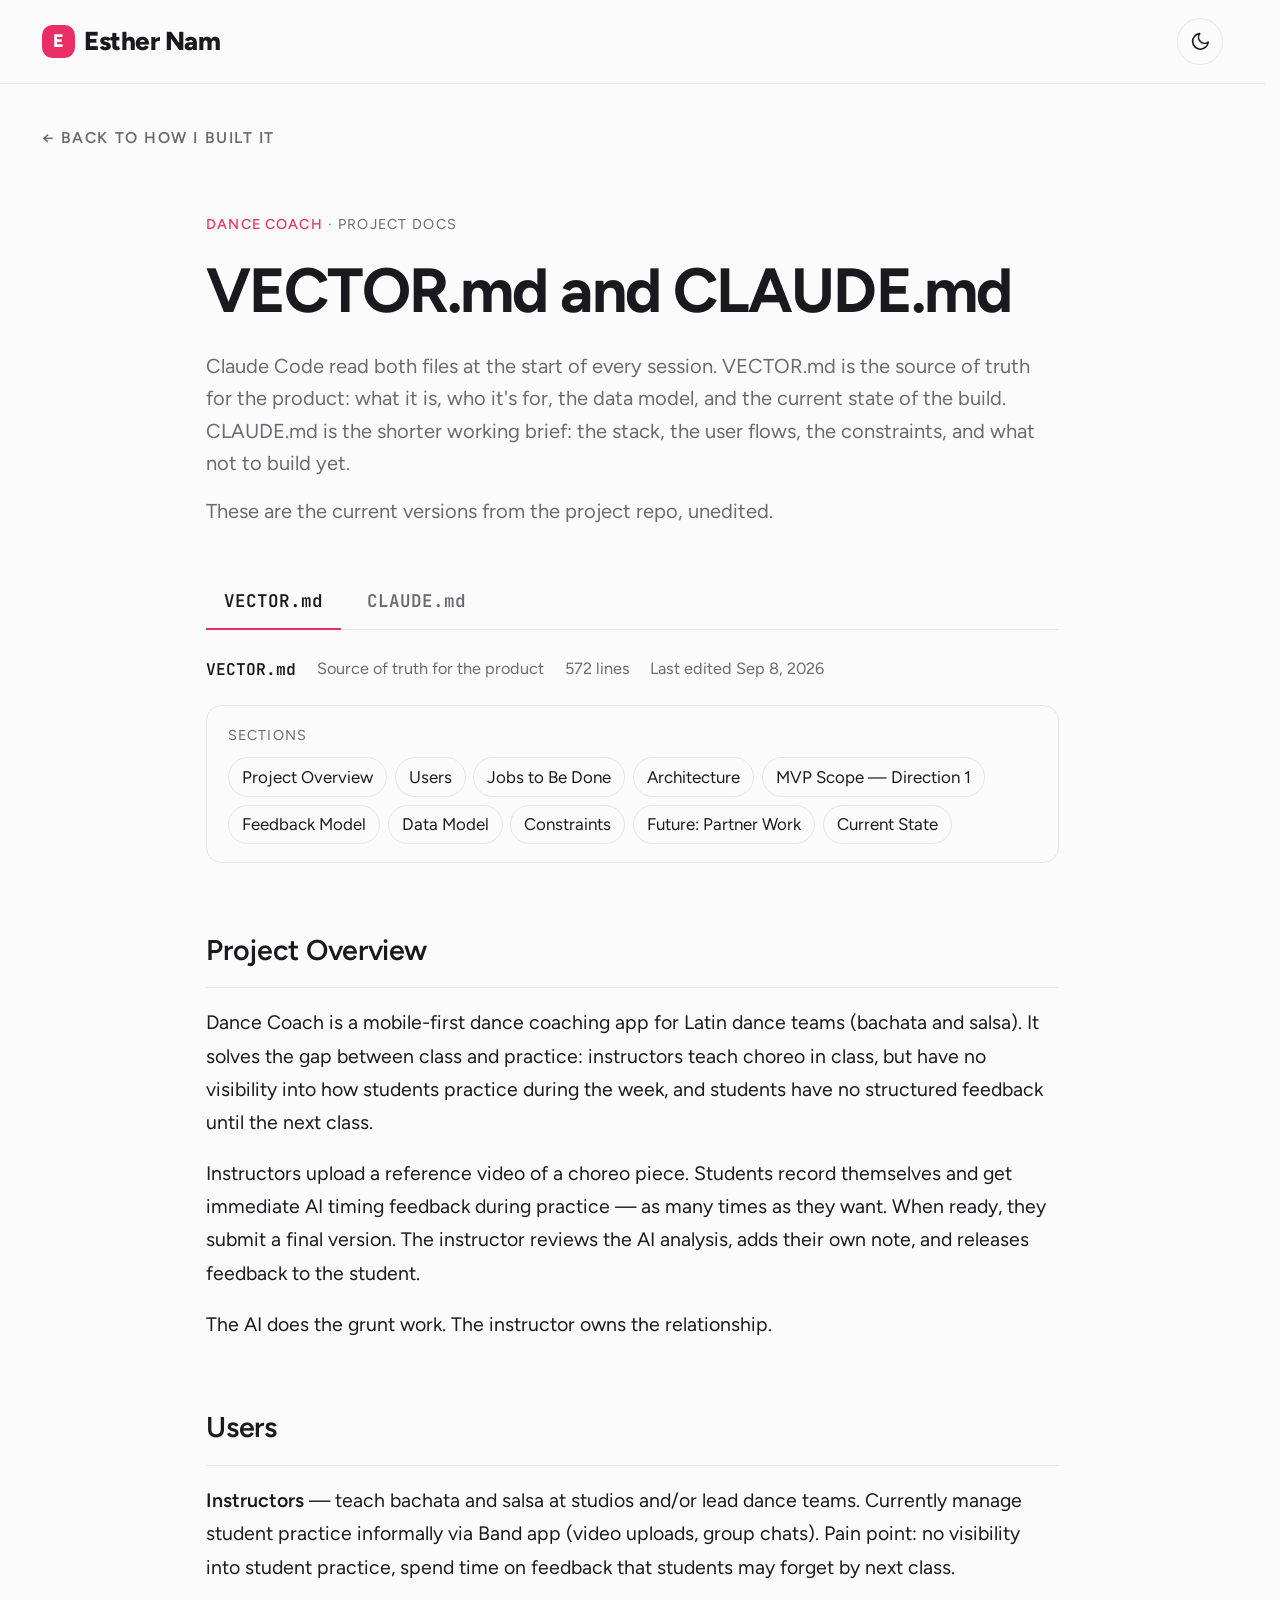
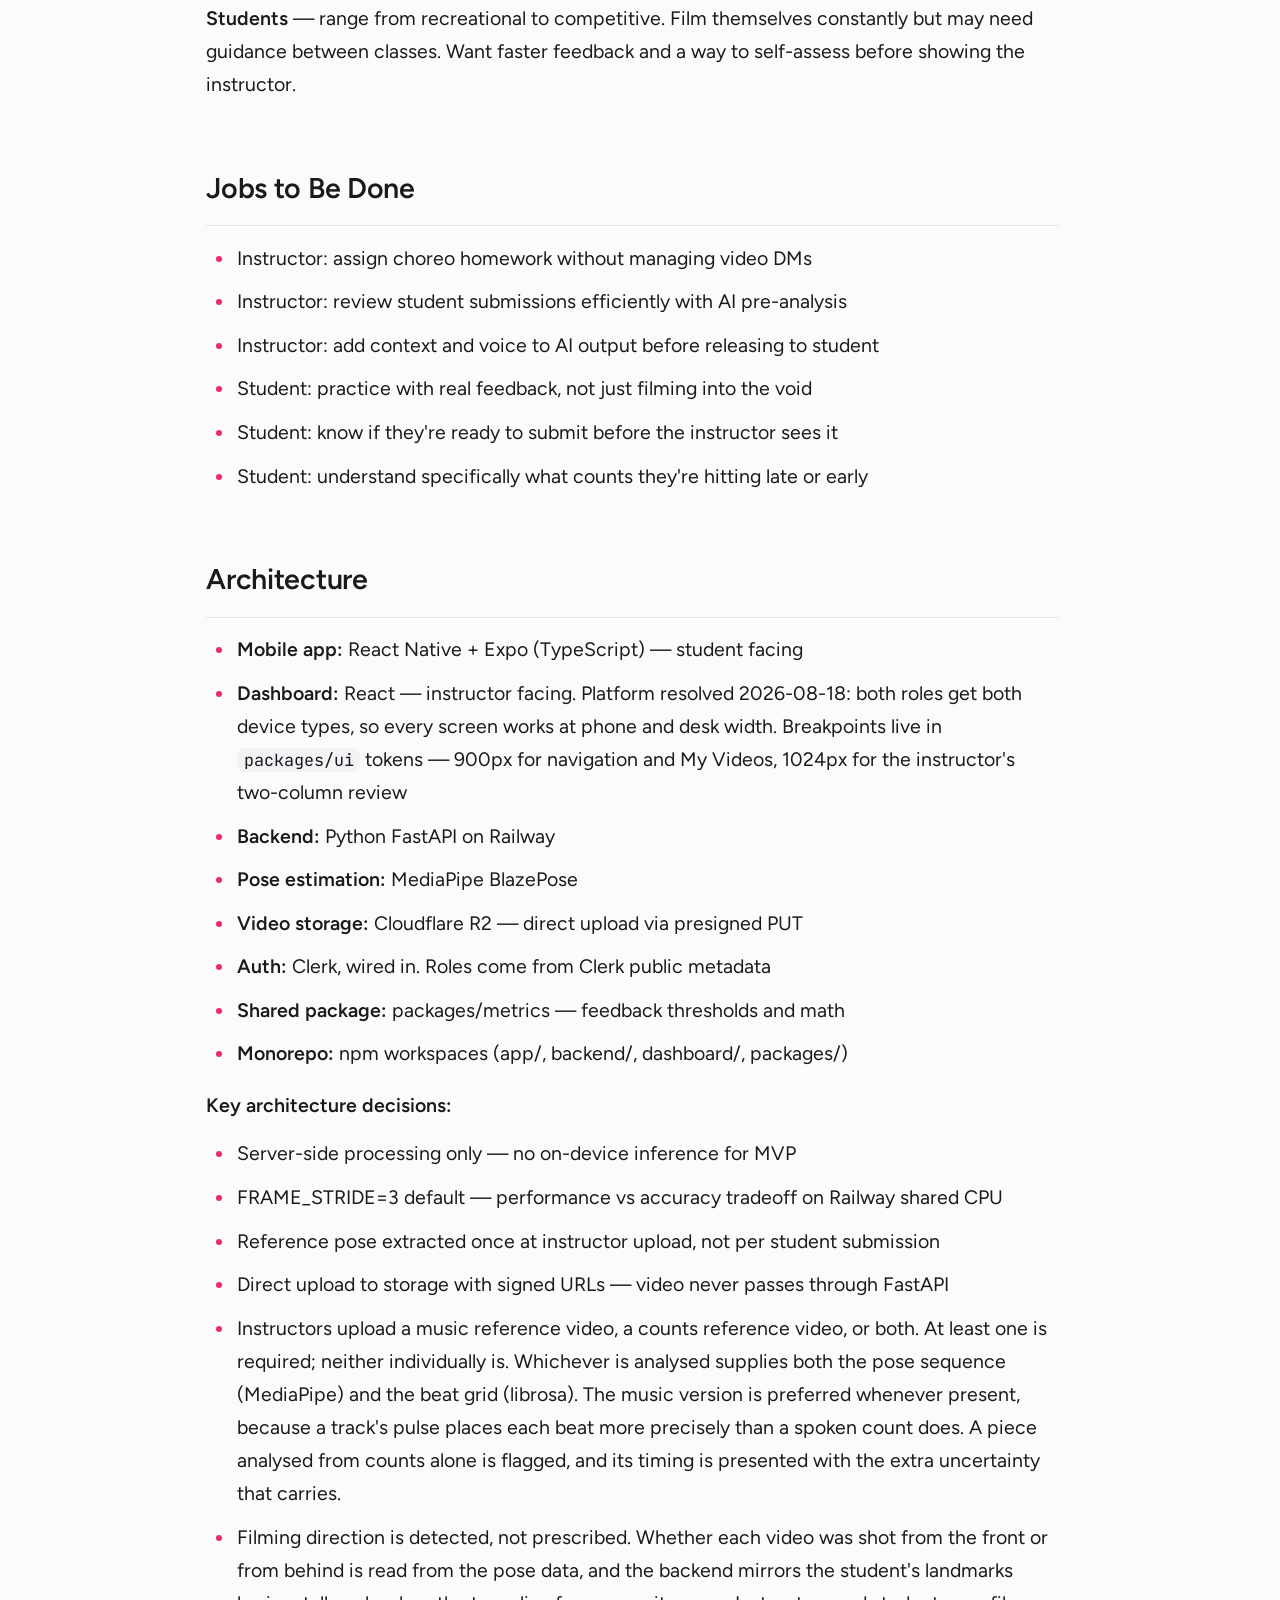
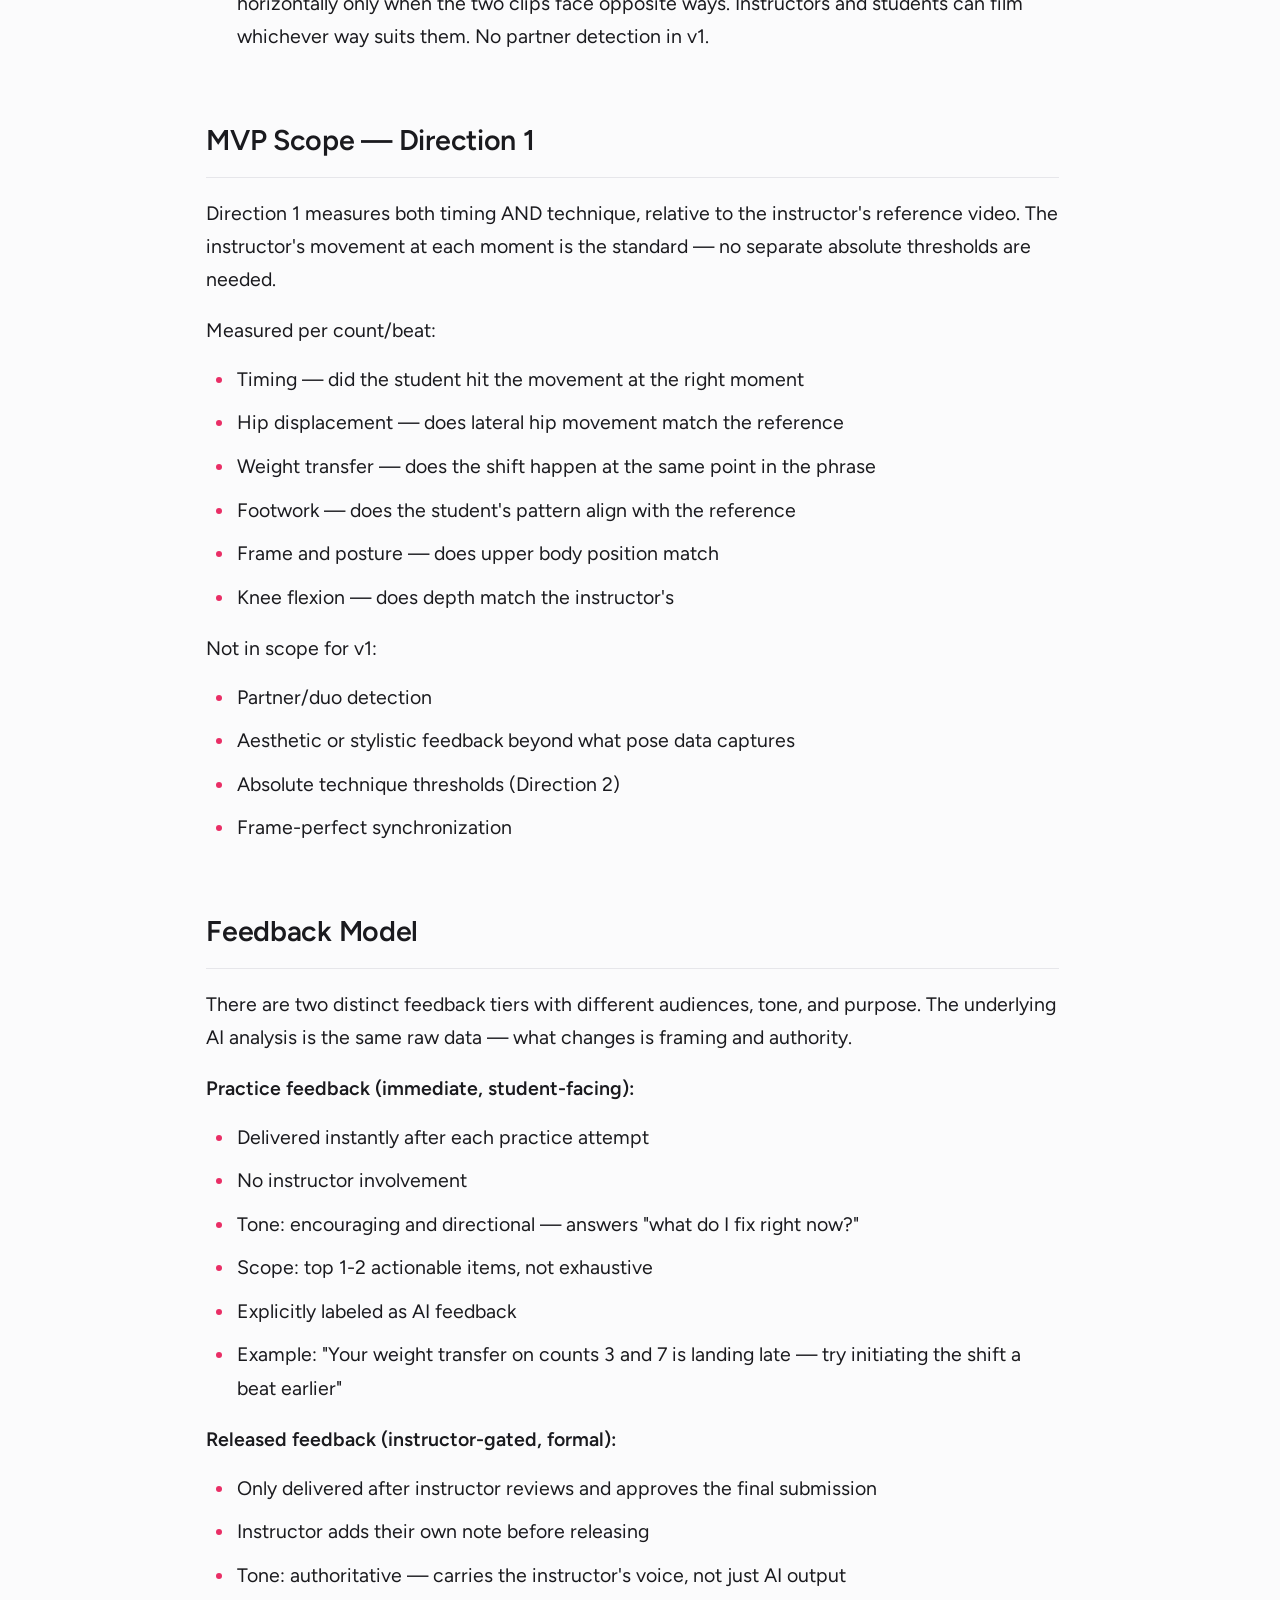
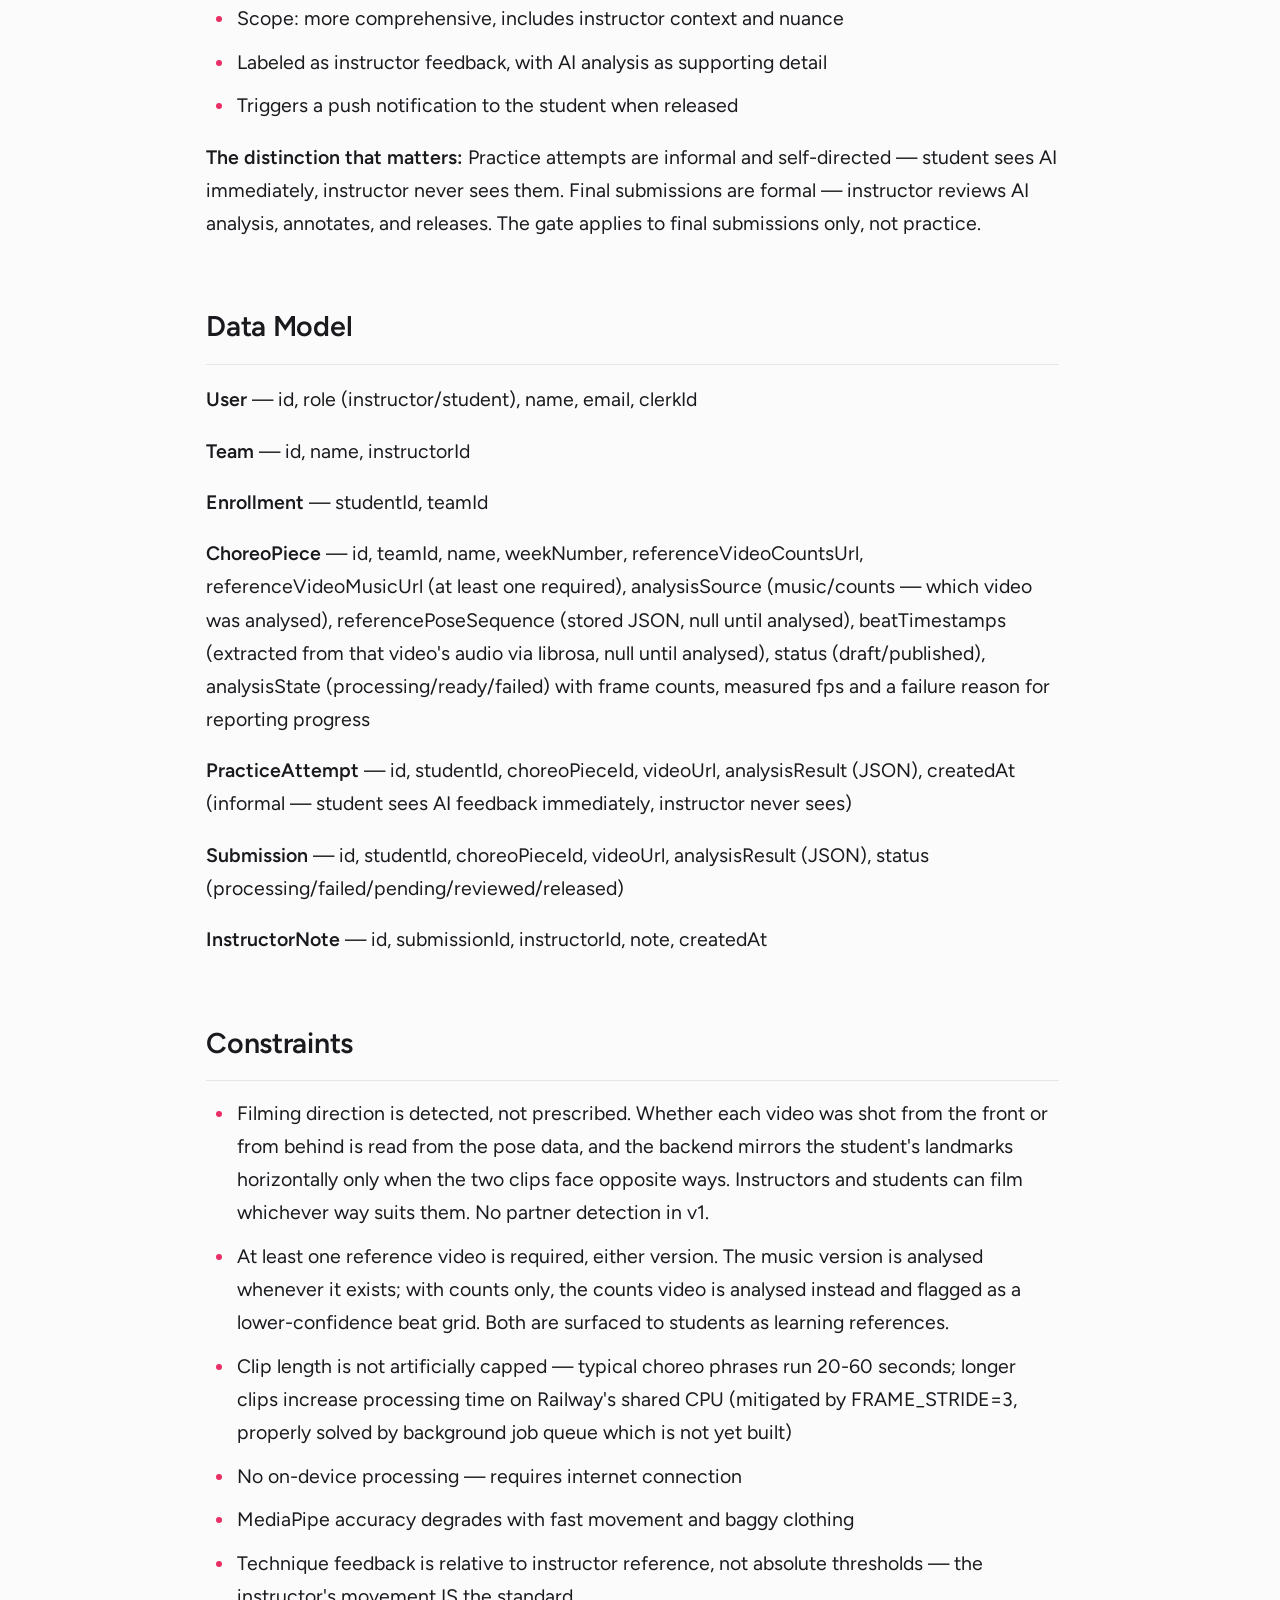
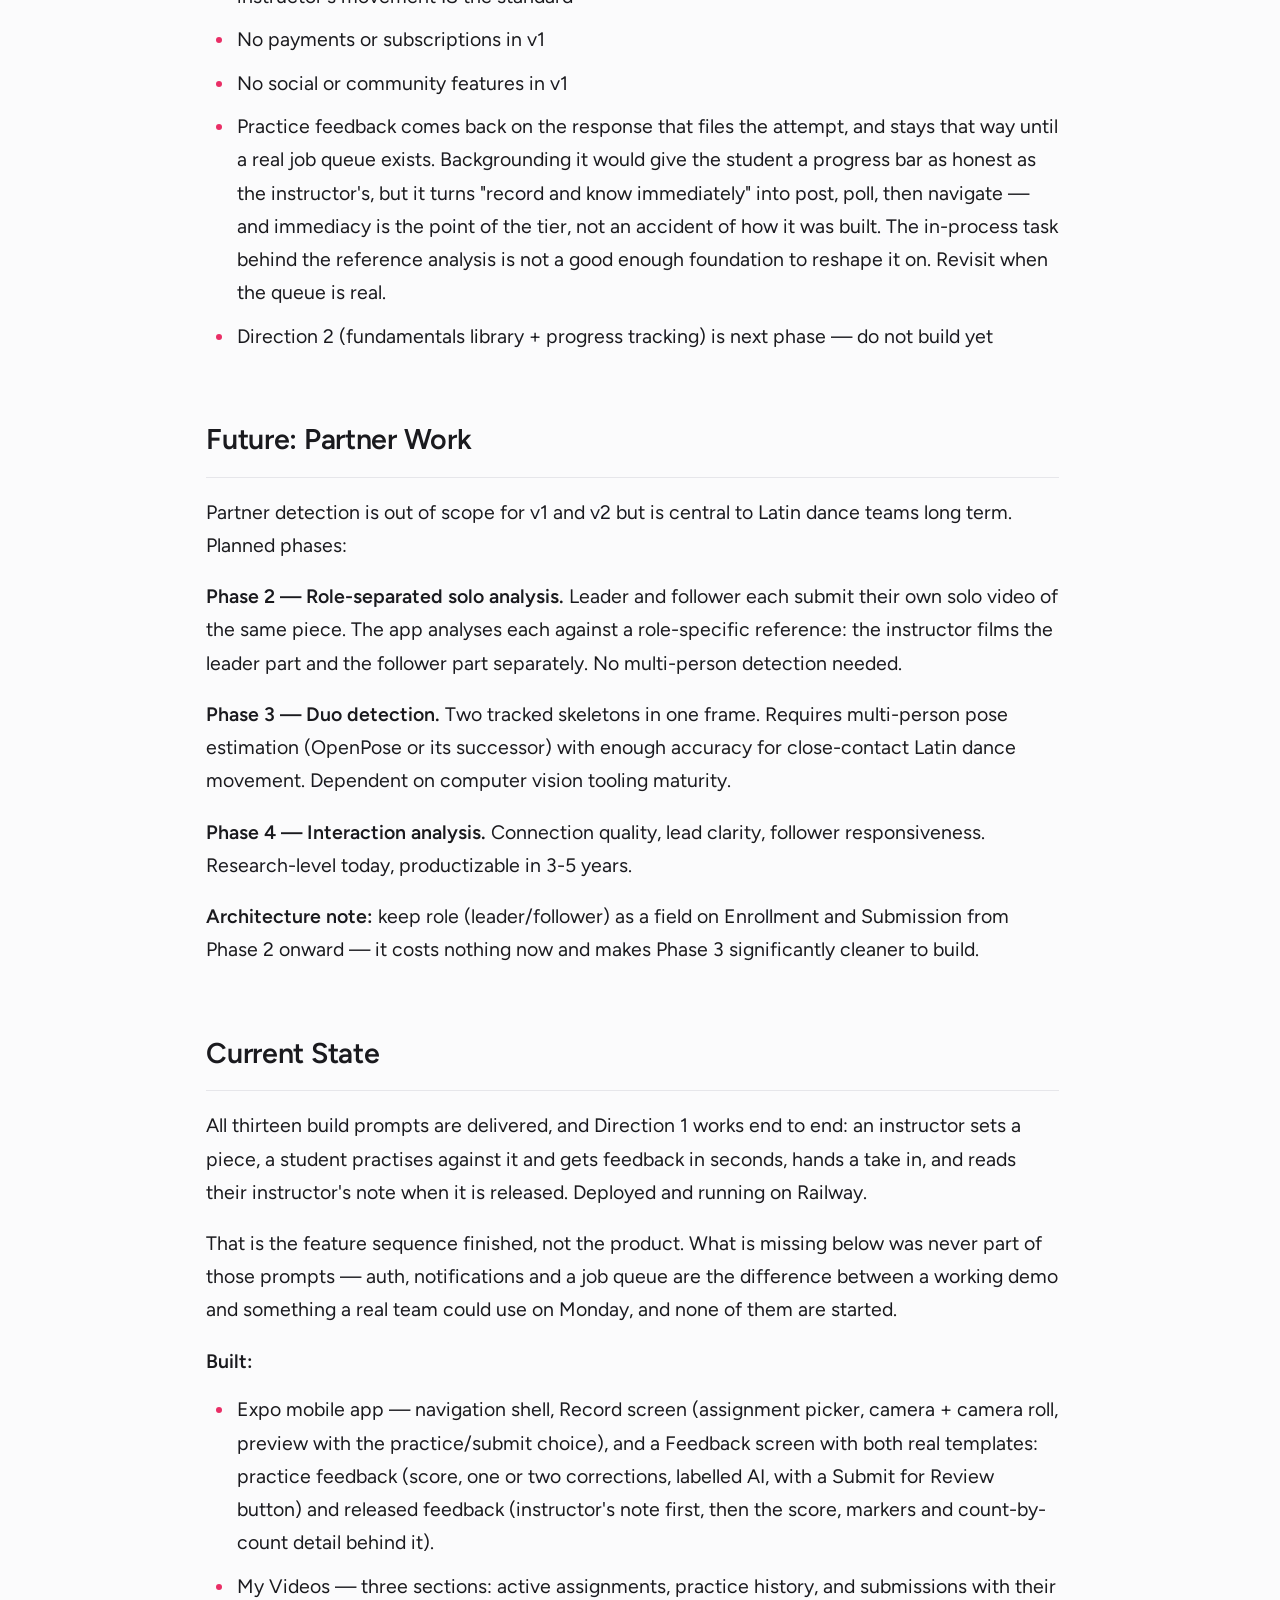
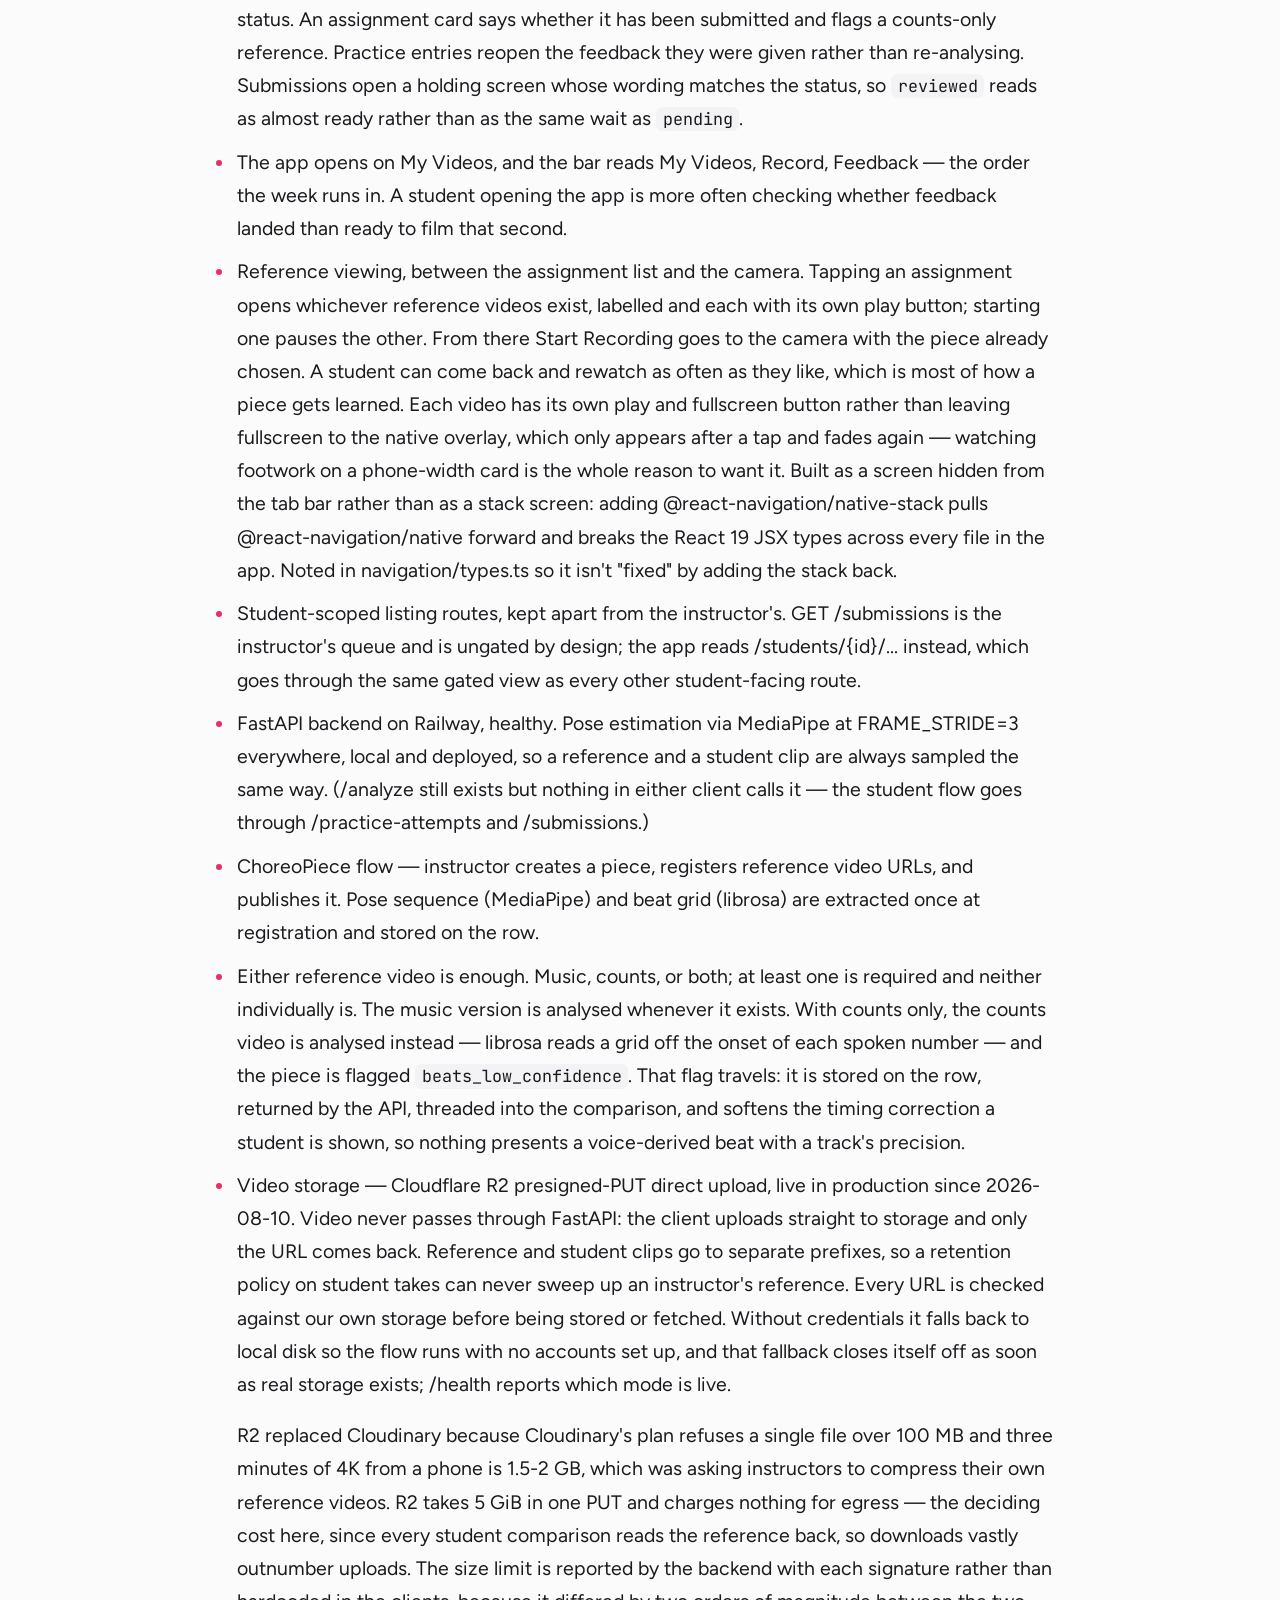
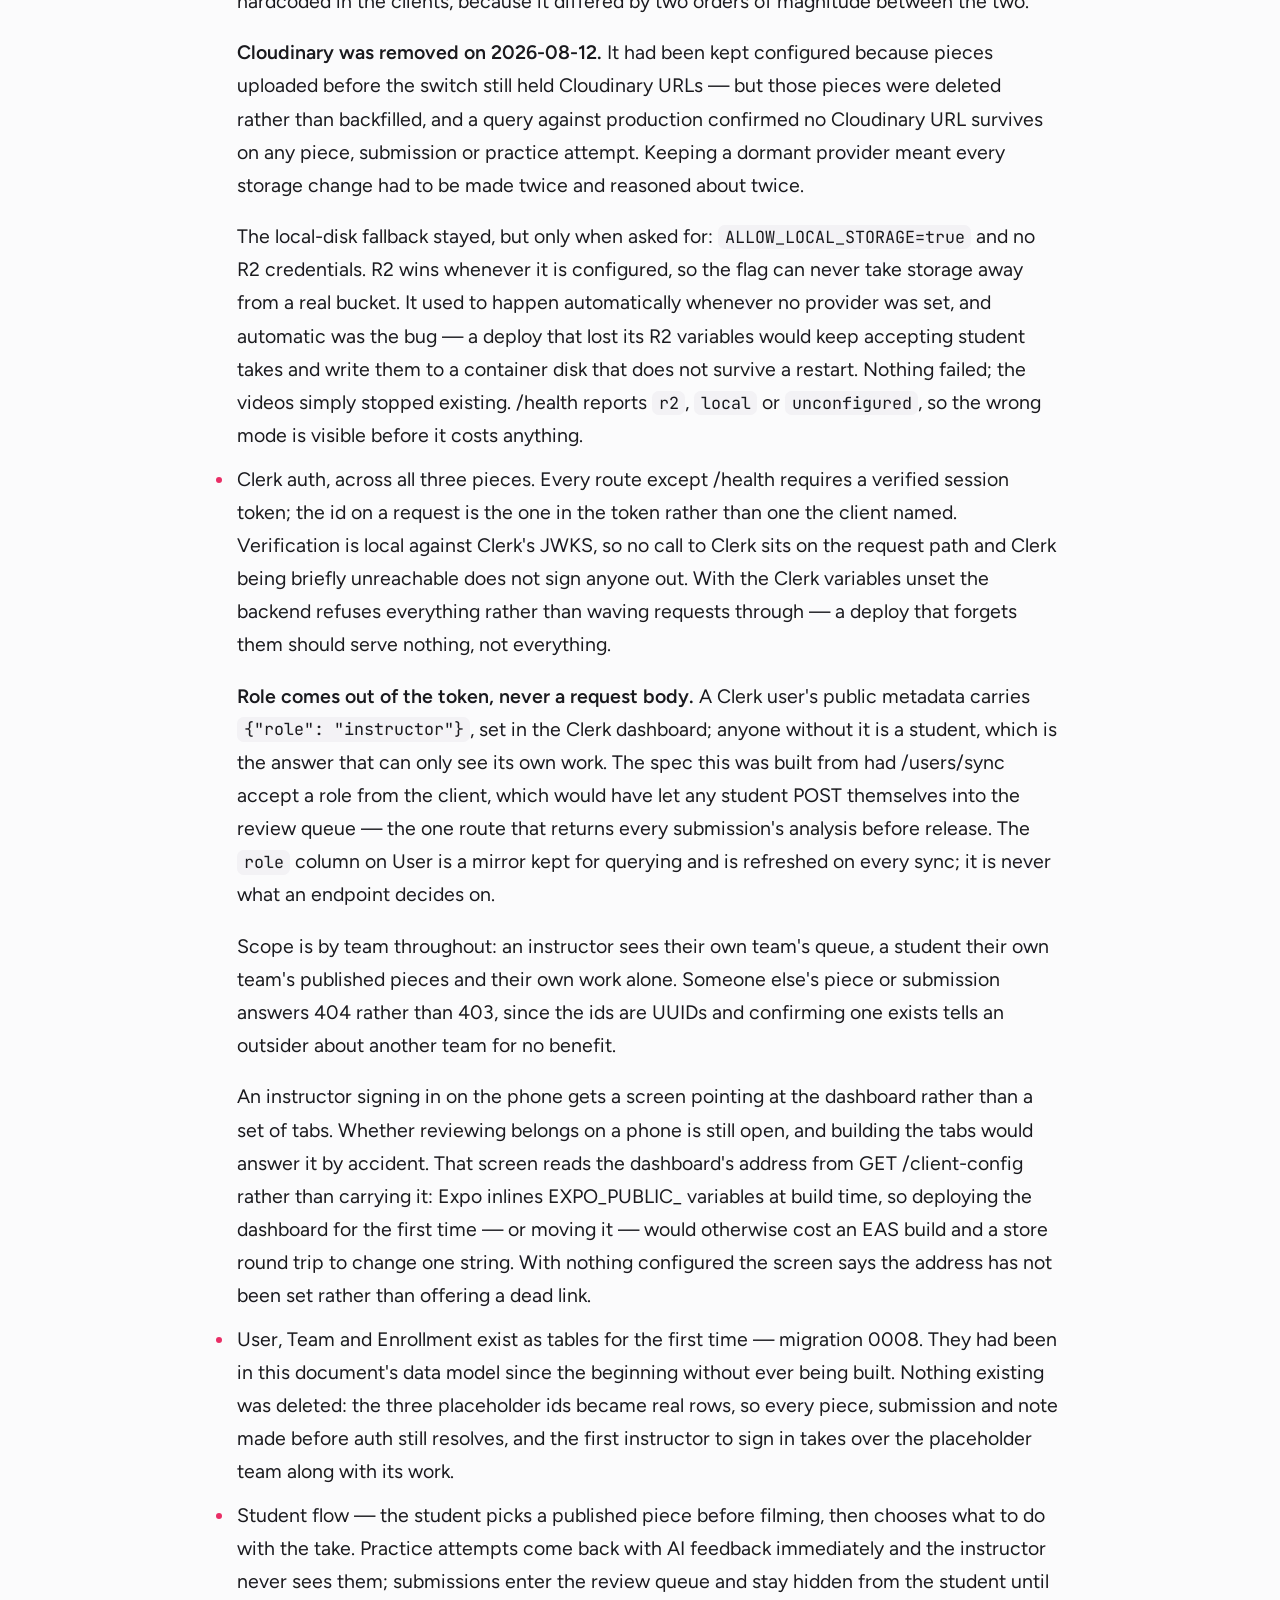
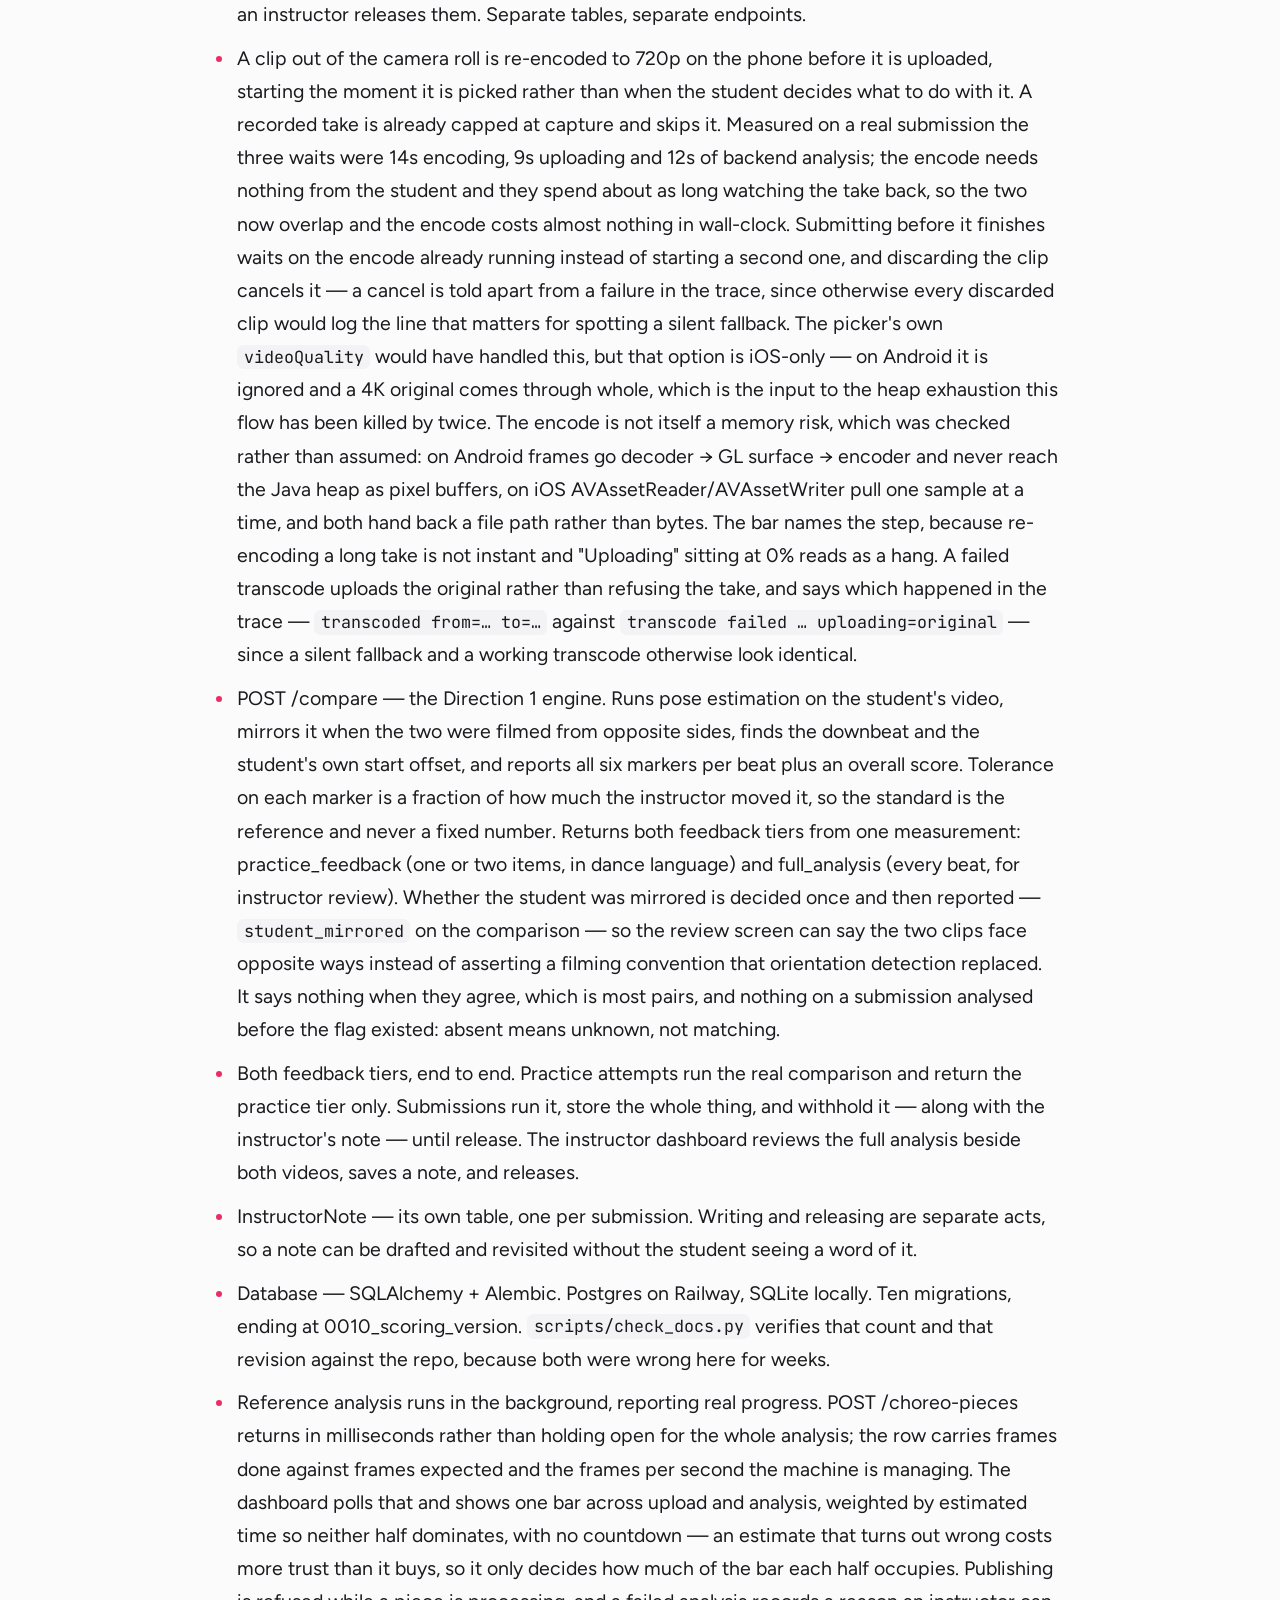
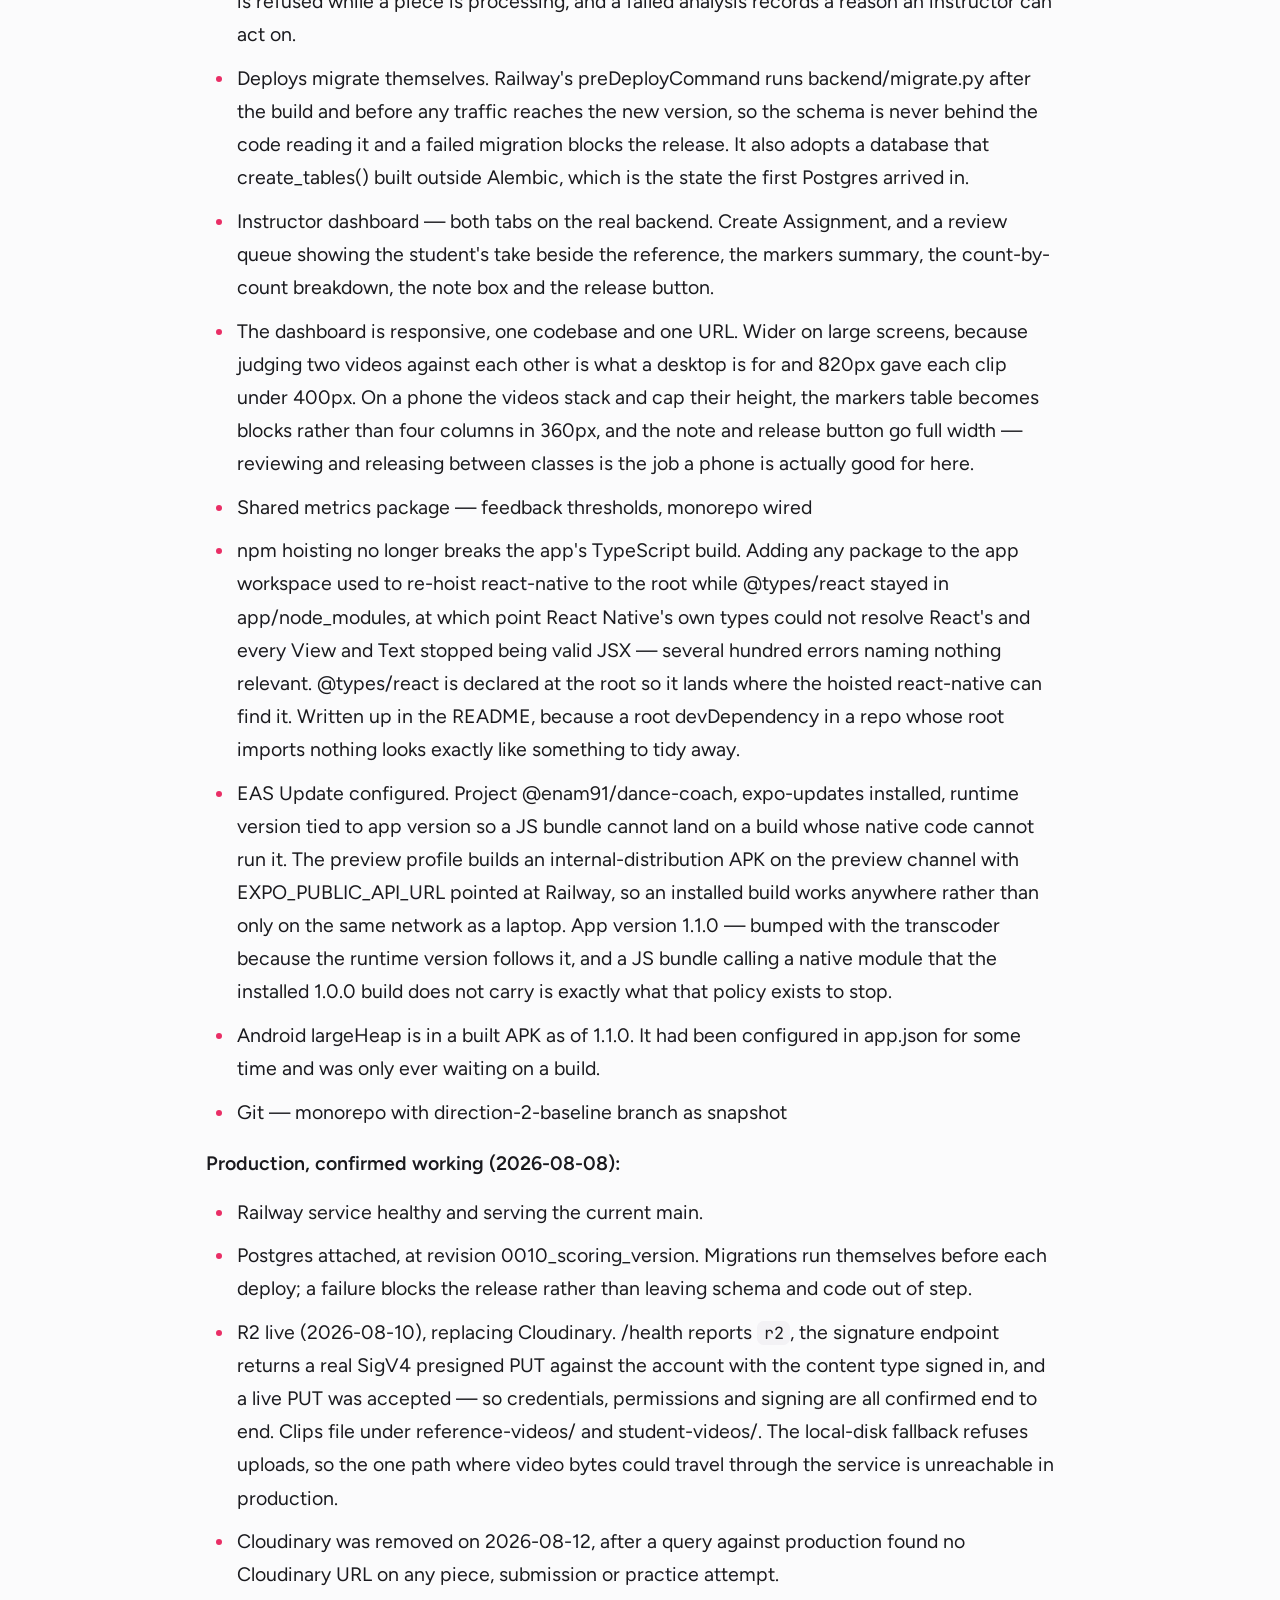
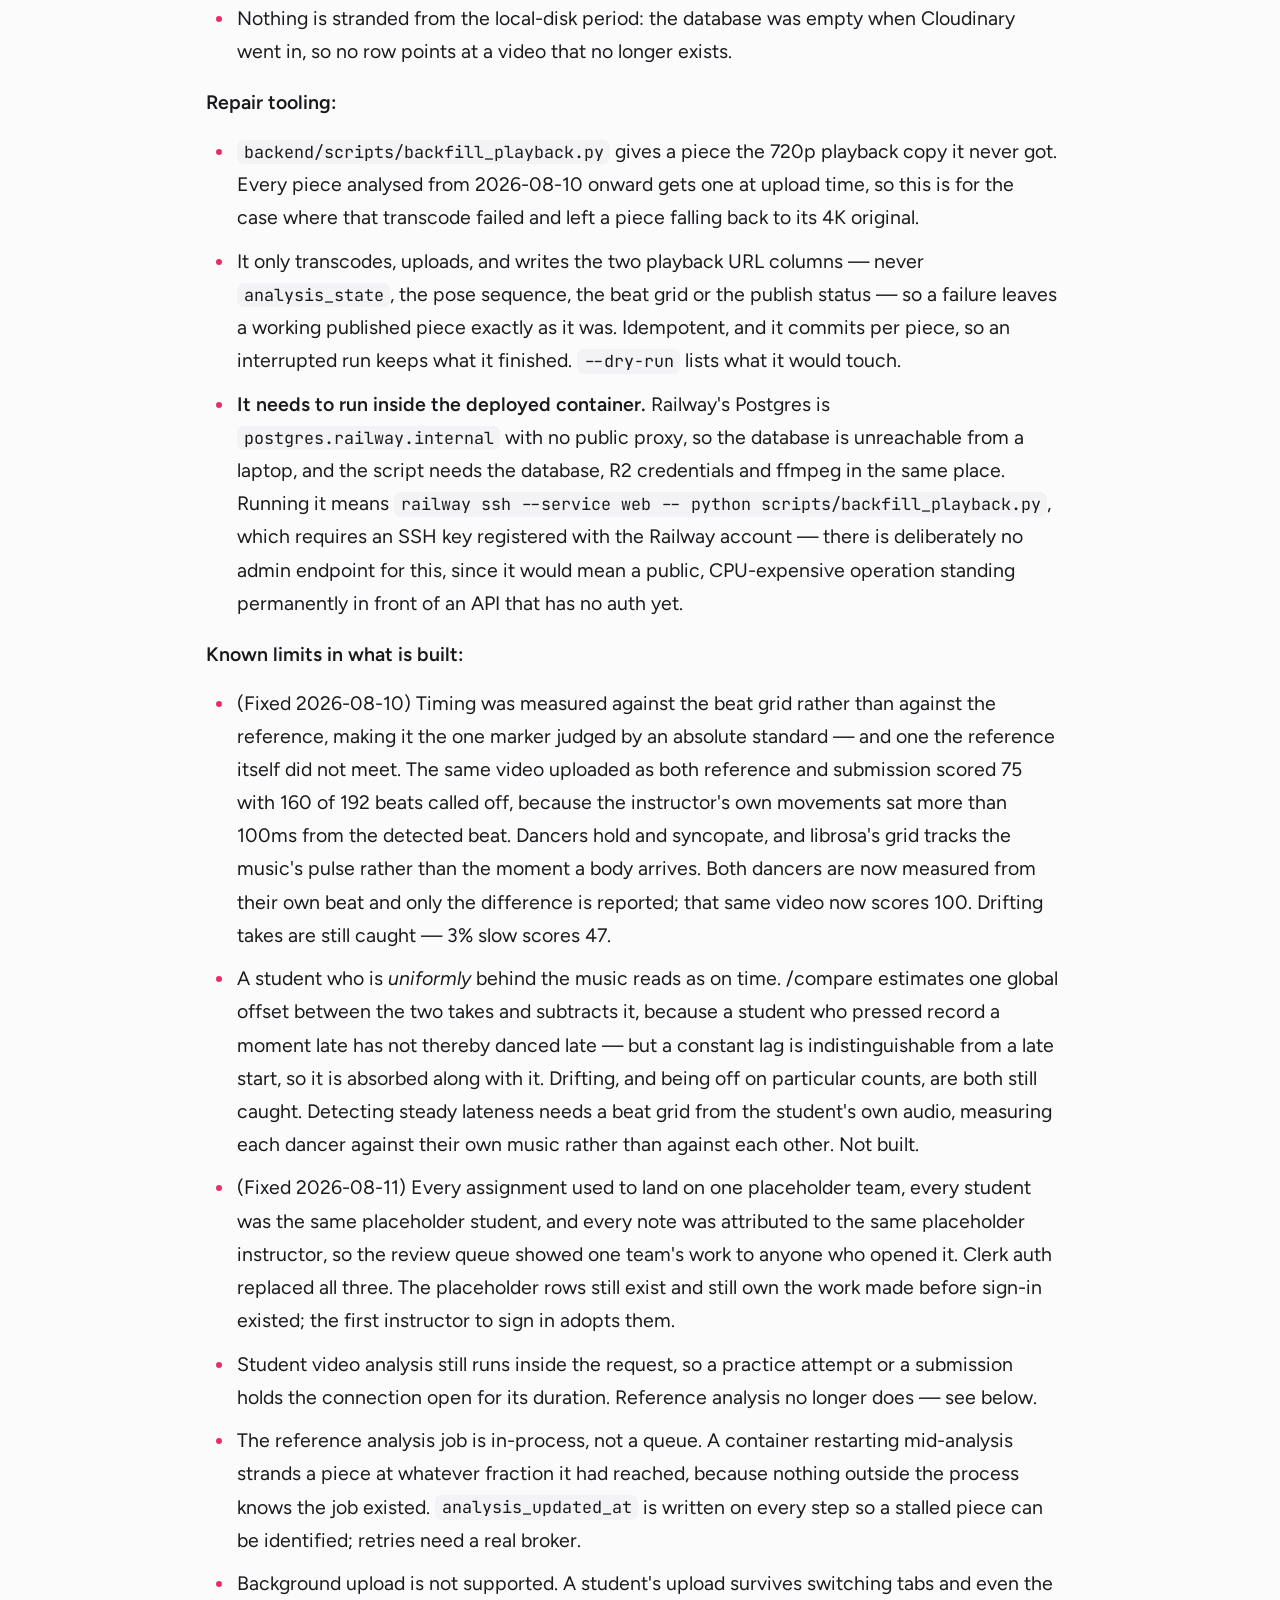
<file: dance-coach-docs.html>
<!doctype html>
<html lang="en">
<head>
<meta name="robots" content="noindex" />
<meta charset="utf-8" />
<meta name="viewport" content="width=device-width, initial-scale=1, viewport-fit=cover" />
<title>Dance Coach Project Docs</title>
<meta name="claude:viewport-fit-sides" content="cover">
<link rel="icon" href="favicon.svg" type="image/svg+xml" />
<link rel="preconnect" href="https://fonts.googleapis.com" />
<link rel="preconnect" href="https://fonts.gstatic.com" crossorigin />
<link href="https://fonts.googleapis.com/css2?family=Figtree:wght@400;500;600;700;800&family=JetBrains+Mono:wght@400;600&display=swap" rel="stylesheet" />
<style>
  /* Layout: same chrome and 720px reading column as the case study; tabs switch between the two files. */
  * { box-sizing: border-box; margin: 0; padding: 0; }
  html { scroll-behavior: smooth; scroll-padding-top: 96px; scrollbar-gutter: stable; }
  body { font-family: "Figtree", -apple-system, BlinkMacSystemFont, system-ui, sans-serif; font-size: 16px; line-height: 1.6; background: var(--bg); color: var(--ink); -webkit-font-smoothing: antialiased; }
  :root { --mono: "JetBrains Mono", ui-monospace, SFMono-Regular, Menlo, Consolas, monospace; }

  /* Palette: identical to the case study pages */
  body[data-theme="blue"] { --bg: #FBFBFC; --ink: #1A1A1E; --muted: #6A6A72; --line: #E6E6EA; --field: #F3F3F6; --accent: #E92E66; --accent-soft: #FCE7EE; --code-bg: #F3F2F5; color-scheme: light; }
  body[data-theme="graphite"] { --bg: #0B0B0F; --ink: #E8E8EE; --muted: #8D8D95; --line: #2A2A33; --field: #1E1E26; --accent: #FF6492; --accent-soft: rgba(255,100,146,0.16); --code-bg: #20202A; color-scheme: dark; }

  .topbar { top: env(safe-area-inset-top, 0px); }
  .topbar .inner, .back-link { padding-left: max(16px, env(safe-area-inset-left, 0px)); padding-right: max(16px, env(safe-area-inset-right, 0px)); }
  @media (min-width: 760px) { .topbar .inner, .back-link { padding-left: 32px; padding-right: 32px; } }

  .docs { max-width: 720px; margin: 0 auto; padding-block: 0 120px; padding-left: max(16px, env(safe-area-inset-left, 0px)); padding-right: max(16px, env(safe-area-inset-right, 0px)); }
  @media (min-width: 760px) { .docs { padding-left: 32px; padding-right: 32px; } }

  .eyebrow { margin-top: 48px; font-size: 11px; letter-spacing: 0.08em; text-transform: uppercase; color: var(--muted); }
  .eyebrow b { color: var(--accent); font-weight: 500; }
  h1.page-title { margin-top: 16px; font-size: clamp(32px, 4.6vw, 48px); font-weight: 700; letter-spacing: -0.03em; line-height: 1.08; text-wrap: balance; }
  .intro { margin-top: 20px; font-size: 15.5px; line-height: 1.6; color: var(--muted); }
  .intro p + p { margin-top: 12px; }

  /* Tabs */
  .tabs { margin-top: 36px; display: flex; gap: 6px; border-bottom: 1px solid var(--line); }
  .tabs button { font: inherit; font-family: var(--mono); font-size: 13.5px; font-weight: 600; color: var(--muted); background: none; border: 0; border-bottom: 2px solid transparent; margin-bottom: -1px; padding: 10px 14px; cursor: pointer; }
  .tabs button:hover { color: var(--ink); }
  .tabs button[aria-selected="true"] { color: var(--ink); border-bottom-color: var(--accent); }
  .tabs button:focus-visible { outline: 2px solid var(--accent); outline-offset: -2px; border-radius: 6px; }

  .doc-meta { margin-top: 20px; display: flex; flex-wrap: wrap; gap: 4px 16px; font-size: 12.5px; color: var(--muted); }
  .doc-meta .doc-name { font-family: var(--mono); font-weight: 600; color: var(--ink); }

  .doc-toc { margin-top: 18px; padding: 14px 16px; border: 1px solid var(--line); border-radius: 12px; }
  .doc-toc-label { display: block; font-size: 11px; letter-spacing: 0.08em; text-transform: uppercase; color: var(--muted); margin-bottom: 8px; }
  .doc-toc ul { list-style: none; display: flex; flex-wrap: wrap; gap: 6px; }
  .doc-toc a { display: inline-block; font-size: 13px; color: var(--ink); text-decoration: none; padding: 4px 10px; border-radius: 999px; border: 1px solid var(--line); }
  .doc-toc a:hover { border-color: var(--accent); color: var(--accent); }

  /* Rendered markdown */
  .md { margin-top: 8px; font-size: 15px; line-height: 1.7; min-width: 0; }
  .md h2 { margin-top: 48px; padding-bottom: 10px; border-bottom: 1px solid var(--line); font-size: 22px; font-weight: 600; letter-spacing: -0.01em; scroll-margin-top: 96px; }
  .md h3 { margin-top: 28px; font-size: 16.5px; font-weight: 600; }
  .md p { margin-top: 14px; }
  .md ul, .md ol { margin-top: 12px; padding-left: 22px; }
  .md li { margin-top: 8px; padding-left: 2px; }
  .md li::marker { color: var(--accent); }
  .md li > p:first-child { margin-top: 0; }
  .md li > ul, .md li > ol { margin-top: 6px; }
  .md strong { font-weight: 600; }
  .md code { font-family: var(--mono); font-size: 0.86em; background: var(--code-bg); padding: 1px 5px; border-radius: 5px; overflow-wrap: anywhere; }
  .md pre { margin-top: 14px; overflow-x: auto; background: var(--code-bg); padding: 12px 14px; border-radius: 10px; }
  .md pre code { background: none; padding: 0; }

  .top-link { margin-top: 48px; display: inline-block; font-size: 13px; font-weight: 600; color: var(--accent); text-decoration: none; }
  .top-link:hover { text-decoration: underline; }
  @media (prefers-reduced-motion: reduce) { html { scroll-behavior: auto; } }
</style>
<link rel="stylesheet" href="shared.css" />
</head>
<body data-theme="blue">
<script>
  (function(){ try { var t = localStorage.getItem('case-palette'); document.body.dataset.theme = (t === 'graphite' || t === 'blue') ? t : 'blue'; } catch(e) { document.body.dataset.theme = 'blue'; } })();
</script>

<header class="topbar">
  <div class="inner">
    <a class="brand" href="index.html"><span class="mk">E</span>Esther Nam</a>
    <span class="spacer"></span>
    <button class="theme-toggle" id="theme-toggle" type="button" aria-label="Toggle dark mode">
      <svg class="icon-moon" viewBox="0 0 24 24" fill="none" stroke="currentColor" stroke-width="1.8" stroke-linecap="round" stroke-linejoin="round"><path d="M21 12.79A9 9 0 1 1 11.21 3 7 7 0 0 0 21 12.79z"/></svg>
      <svg class="icon-sun" viewBox="0 0 24 24" fill="none" stroke="currentColor" stroke-width="1.8" stroke-linecap="round" stroke-linejoin="round"><circle cx="12" cy="12" r="4"/><path d="M12 2v2M12 20v2M4.93 4.93l1.41 1.41M17.66 17.66l1.41 1.41M2 12h2M20 12h2M4.93 19.07l1.41-1.41M17.66 6.34l1.41-1.41"/></svg>
    </button>
  </div>
</header>

<a href="dance-coach-build.html" class="back-link">← Back to How I built it</a>

<main class="docs" id="top">
  <div class="eyebrow"><b>Dance Coach</b> · Project docs</div>
  <h1 class="page-title">VECTOR.md and CLAUDE.md</h1>
  <div class="intro">
    <p>Claude Code read both files at the start of every session. VECTOR.md is the source of truth for the product: what it is, who it&#x27;s for, the data model, and the current state of the build. CLAUDE.md is the shorter working brief: the stack, the user flows, the constraints, and what not to build yet.</p>
    <p>These are the current versions from the project repo, unedited.</p>
  </div>

  <div class="tabs" role="tablist" aria-label="Choose a file">
    <button role="tab" id="tab-vector" aria-controls="panel-vector" aria-selected="true" data-doc="vector">VECTOR.md</button>
    <button role="tab" id="tab-claude" aria-controls="panel-claude" aria-selected="false" data-doc="claude" tabindex="-1">CLAUDE.md</button>
  </div>
  
    <section class="doc-panel" id="panel-vector" data-doc="vector" role="tabpanel" aria-labelledby="tab-vector">
      <div class="doc-meta">
        <span class="doc-name">VECTOR.md</span>
        <span>Source of truth for the product</span>
        <span>572 lines</span>
        <span>Last edited Sep 8, 2026</span>
      </div>
      <nav class="doc-toc" aria-label="Sections of VECTOR.md"><span class="doc-toc-label">Sections</span><ul><li><a href="#vector-project-overview">Project Overview</a></li><li><a href="#vector-users">Users</a></li><li><a href="#vector-jobs-to-be-done">Jobs to Be Done</a></li><li><a href="#vector-architecture">Architecture</a></li><li><a href="#vector-mvp-scope-direction-1">MVP Scope — Direction 1</a></li><li><a href="#vector-feedback-model">Feedback Model</a></li><li><a href="#vector-data-model">Data Model</a></li><li><a href="#vector-constraints">Constraints</a></li><li><a href="#vector-future-partner-work">Future: Partner Work</a></li><li><a href="#vector-current-state">Current State</a></li></ul></nav>
      <div class="md"><h2 id="vector-project-overview">Project Overview</h2>
<p>Dance Coach is a mobile-first dance coaching app for Latin dance teams
(bachata and salsa). It solves the gap between class and practice:
instructors teach choreo in class, but have no visibility into how
students practice during the week, and students have no structured
feedback until the next class.</p>
<p>Instructors upload a reference video of a choreo piece. Students
record themselves and get immediate AI timing feedback during
practice — as many times as they want. When ready, they submit a
final version. The instructor reviews the AI analysis, adds their
own note, and releases feedback to the student.</p>
<p>The AI does the grunt work. The instructor owns the relationship.</p>
<h2 id="vector-users">Users</h2>
<p><strong>Instructors</strong> — teach bachata and salsa at studios and/or lead dance teams. Currently manage student practice informally
via Band app (video uploads, group chats). Pain point: no visibility
into student practice, spend time on feedback that students may forget
by next class.</p>
<p><strong>Students</strong> — range from recreational to competitive. Film
themselves constantly but may need guidance between classes. Want
faster feedback and a way to self-assess before showing the instructor.</p>
<h2 id="vector-jobs-to-be-done">Jobs to Be Done</h2>
<ul>
<li>Instructor: assign choreo homework without managing video DMs</li>
<li>Instructor: review student submissions efficiently with AI pre-analysis</li>
<li>Instructor: add context and voice to AI output before releasing to student</li>
<li>Student: practice with real feedback, not just filming into the void</li>
<li>Student: know if they're ready to submit before the instructor sees it</li>
<li>Student: understand specifically what counts they're hitting late or early</li>
</ul>
<h2 id="vector-architecture">Architecture</h2>
<ul>
<li><strong>Mobile app:</strong> React Native + Expo (TypeScript) — student facing</li>
<li>
<p><strong>Dashboard:</strong> React — instructor facing. Platform resolved 2026-08-18:
    both roles get both device types, so every screen works at phone and
    desk width. Breakpoints live in <code>packages/ui</code> tokens — 900px for
    navigation and My Videos, 1024px for the instructor's two-column review</p>
</li>
<li>
<p><strong>Backend:</strong> Python FastAPI on Railway</p>
</li>
<li><strong>Pose estimation:</strong> MediaPipe BlazePose</li>
<li><strong>Video storage:</strong> Cloudflare R2 — direct upload via presigned PUT</li>
<li><strong>Auth:</strong> Clerk, wired in. Roles come from Clerk public metadata</li>
<li><strong>Shared package:</strong> packages/metrics — feedback thresholds and math</li>
<li><strong>Monorepo:</strong> npm workspaces (app/, backend/, dashboard/, packages/)</li>
</ul>
<p><strong>Key architecture decisions:</strong></p>
<ul>
<li>Server-side processing only — no on-device inference for MVP</li>
<li>FRAME_STRIDE=3 default — performance vs accuracy tradeoff on Railway shared CPU</li>
<li>Reference pose extracted once at instructor upload, not per student submission</li>
<li>Direct upload to storage with signed URLs — video never passes through FastAPI</li>
<li>Instructors upload a music reference video, a counts reference video, or both. At least one is required; neither individually is. Whichever is analysed supplies both the pose sequence (MediaPipe) and the beat grid (librosa). The music version is preferred whenever present, because a track's pulse places each beat more precisely than a spoken count does. A piece analysed from counts alone is flagged, and its timing is presented with the extra uncertainty that carries.</li>
<li>Filming direction is detected, not prescribed. Whether each video was
    shot from the front or from behind is read from the pose data, and the
    backend mirrors the student's landmarks horizontally only when the two
    clips face opposite ways. Instructors and students can film whichever
    way suits them. No partner detection in v1.</li>
</ul>
<h2 id="vector-mvp-scope-direction-1">MVP Scope — Direction 1</h2>
<p>Direction 1 measures both timing AND technique, relative to the
instructor's reference video. The instructor's movement at each moment
is the standard — no separate absolute thresholds are needed.</p>
<p>Measured per count/beat:</p>
<ul>
<li>Timing — did the student hit the movement at the right moment</li>
<li>Hip displacement — does lateral hip movement match the reference</li>
<li>Weight transfer — does the shift happen at the same point in the phrase</li>
<li>Footwork — does the student's pattern align with the reference</li>
<li>Frame and posture — does upper body position match</li>
<li>Knee flexion — does depth match the instructor's</li>
</ul>
<p>Not in scope for v1:</p>
<ul>
<li>Partner/duo detection</li>
<li>Aesthetic or stylistic feedback beyond what pose data captures</li>
<li>Absolute technique thresholds (Direction 2)</li>
<li>Frame-perfect synchronization</li>
</ul>
<h2 id="vector-feedback-model">Feedback Model</h2>
<p>There are two distinct feedback tiers with different audiences,
tone, and purpose. The underlying AI analysis is the same raw data —
what changes is framing and authority.</p>
<p><strong>Practice feedback (immediate, student-facing):</strong></p>
<ul>
<li>Delivered instantly after each practice attempt</li>
<li>No instructor involvement</li>
<li>Tone: encouraging and directional — answers "what do I fix right now?"</li>
<li>Scope: top 1-2 actionable items, not exhaustive</li>
<li>Explicitly labeled as AI feedback</li>
<li>Example: "Your weight transfer on counts 3 and 7 is landing late —
    try initiating the shift a beat earlier"</li>
</ul>
<p><strong>Released feedback (instructor-gated, formal):</strong></p>
<ul>
<li>Only delivered after instructor reviews and approves the final submission</li>
<li>Instructor adds their own note before releasing</li>
<li>Tone: authoritative — carries the instructor's voice, not just AI output</li>
<li>Scope: more comprehensive, includes instructor context and nuance</li>
<li>Labeled as instructor feedback, with AI analysis as supporting detail</li>
<li>Triggers a push notification to the student when released</li>
</ul>
<p><strong>The distinction that matters:</strong>
Practice attempts are informal and self-directed — student sees AI
immediately, instructor never sees them. Final submissions are formal —
instructor reviews AI analysis, annotates, and releases. The gate
applies to final submissions only, not practice.</p>
<h2 id="vector-data-model">Data Model</h2>
<p><strong>User</strong> — id, role (instructor/student), name, email, clerkId</p>
<p><strong>Team</strong> — id, name, instructorId</p>
<p><strong>Enrollment</strong> — studentId, teamId</p>
<p><strong>ChoreoPiece</strong> — id, teamId, name, weekNumber, referenceVideoCountsUrl, referenceVideoMusicUrl (at least one required), analysisSource (music/counts — which video was analysed), referencePoseSequence (stored JSON, null until analysed), beatTimestamps (extracted from that video's audio via librosa, null until analysed), status (draft/published), analysisState (processing/ready/failed) with frame counts, measured fps and a failure reason for reporting progress</p>
<p><strong>PracticeAttempt</strong> — id, studentId, choreoPieceId, videoUrl,
analysisResult (JSON), createdAt
(informal — student sees AI feedback immediately, instructor never sees)</p>
<p><strong>Submission</strong> — id, studentId, choreoPieceId, videoUrl,
analysisResult (JSON),
status (processing/failed/pending/reviewed/released)</p>
<p><strong>InstructorNote</strong> — id, submissionId, instructorId, note, createdAt</p>
<h2 id="vector-constraints">Constraints</h2>
<ul>
<li>
<p>Filming direction is detected, not prescribed. Whether each video was
    shot from the front or from behind is read from the pose data, and the
    backend mirrors the student's landmarks horizontally only when the two
    clips face opposite ways. Instructors and students can film whichever
    way suits them. No partner detection in v1.</p>
</li>
<li>
<p>At least one reference video is required, either version. The music version is analysed whenever it exists; with counts only, the counts video is analysed instead and flagged as a lower-confidence beat grid. Both are surfaced to students as learning references.</p>
</li>
<li>
<p>Clip length is not artificially capped — typical choreo phrases
    run 20-60 seconds; longer clips increase processing time on Railway's
    shared CPU (mitigated by FRAME_STRIDE=3, properly solved by background
    job queue which is not yet built)</p>
</li>
<li>
<p>No on-device processing — requires internet connection</p>
</li>
<li>MediaPipe accuracy degrades with fast movement and baggy clothing</li>
<li>
<p>Technique feedback is relative to instructor reference, not absolute
    thresholds — the instructor's movement IS the standard</p>
</li>
<li>
<p>No payments or subscriptions in v1</p>
</li>
<li>No social or community features in v1</li>
<li>
<p>Practice feedback comes back on the response that files the attempt,
    and stays that way until a real job queue exists. Backgrounding it
    would give the student a progress bar as honest as the instructor's,
    but it turns "record and know immediately" into post, poll, then
    navigate — and immediacy is the point of the tier, not an accident of
    how it was built. The in-process task behind the reference analysis is
    not a good enough foundation to reshape it on. Revisit when the queue
    is real.</p>
</li>
<li>
<p>Direction 2 (fundamentals library + progress tracking) is next phase —
    do not build yet</p>
</li>
</ul>
<h2 id="vector-future-partner-work">Future: Partner Work</h2>
<p>Partner detection is out of scope for v1 and v2 but is central to Latin
dance teams long term. Planned phases:</p>
<p><strong>Phase 2 — Role-separated solo analysis.</strong> Leader and follower each
submit their own solo video of the same piece. The app analyses each
against a role-specific reference: the instructor films the leader part
and the follower part separately. No multi-person detection needed.</p>
<p><strong>Phase 3 — Duo detection.</strong> Two tracked skeletons in one frame.
Requires multi-person pose estimation (OpenPose or its successor) with
enough accuracy for close-contact Latin dance movement. Dependent on
computer vision tooling maturity.</p>
<p><strong>Phase 4 — Interaction analysis.</strong> Connection quality, lead clarity,
follower responsiveness. Research-level today, productizable in 3-5
years.</p>
<p><strong>Architecture note:</strong> keep role (leader/follower) as a field on
Enrollment and Submission from Phase 2 onward — it costs nothing now and
makes Phase 3 significantly cleaner to build.</p>
<h2 id="vector-current-state">Current State</h2>
<p>All thirteen build prompts are delivered, and Direction 1 works end to end:
an instructor sets a piece, a student practises against it and gets feedback
in seconds, hands a take in, and reads their instructor's note when it is
released. Deployed and running on Railway.</p>
<p>That is the feature sequence finished, not the product. What is missing below
was never part of those prompts — auth, notifications and a job queue are the
difference between a working demo and something a real team could use on
Monday, and none of them are started.</p>
<p><strong>Built:</strong></p>
<ul>
<li>
<p>Expo mobile app — navigation shell, Record screen (assignment picker,
    camera + camera roll, preview with the practice/submit choice), and a
    Feedback screen with both real templates: practice feedback (score,
    one or two corrections, labelled AI, with a Submit for Review button)
    and released feedback (instructor's note first, then the score,
    markers and count-by-count detail behind it).</p>
</li>
<li>
<p>My Videos — three sections: active assignments, practice history, and
    submissions with their status. An assignment card says whether it has
    been submitted and flags a counts-only reference. Practice entries
    reopen the feedback they were given rather than re-analysing.
    Submissions open a holding screen whose wording matches the status, so
    <code>reviewed</code> reads as almost ready rather than as the same wait as
    <code>pending</code>.</p>
</li>
<li>
<p>The app opens on My Videos, and the bar reads My Videos, Record,
    Feedback — the order the week runs in. A student opening the app is
    more often checking whether feedback landed than ready to film that
    second.</p>
</li>
<li>
<p>Reference viewing, between the assignment list and the camera. Tapping
    an assignment opens whichever reference videos exist, labelled and
    each with its own play button; starting one pauses the other. From
    there Start Recording goes to the camera with the piece already
    chosen. A student can come back and rewatch as often as they like,
    which is most of how a piece gets learned. Each video has its own play
    and fullscreen button rather than leaving fullscreen to the native
    overlay, which only appears after a tap and fades again — watching
    footwork on a phone-width card is the whole reason to want it.
    Built as a screen hidden from the tab bar rather than as a stack
    screen: adding @react-navigation/native-stack pulls
    @react-navigation/native forward and breaks the React 19 JSX types
    across every file in the app. Noted in navigation/types.ts so it isn't
    "fixed" by adding the stack back.</p>
</li>
<li>
<p>Student-scoped listing routes, kept apart from the instructor's.
    GET /submissions is the instructor's queue and is ungated by design;
    the app reads /students/{id}/... instead, which goes through the same
    gated view as every other student-facing route.</p>
</li>
<li>
<p>FastAPI backend on Railway, healthy. Pose estimation via MediaPipe at
    FRAME_STRIDE=3 everywhere, local and deployed, so a reference and a
    student clip are always sampled the same way.
    (/analyze still exists but nothing in either client calls it — the
    student flow goes through /practice-attempts and /submissions.)</p>
</li>
<li>
<p>ChoreoPiece flow — instructor creates a piece, registers reference
    video URLs, and publishes it. Pose sequence (MediaPipe) and beat grid
    (librosa) are extracted once at registration and stored on the row.</p>
</li>
<li>
<p>Either reference video is enough. Music, counts, or both; at least one
    is required and neither individually is. The music version is analysed
    whenever it exists. With counts only, the counts video is analysed
    instead — librosa reads a grid off the onset of each spoken number —
    and the piece is flagged <code>beats_low_confidence</code>. That flag travels: it
    is stored on the row, returned by the API, threaded into the
    comparison, and softens the timing correction a student is shown, so
    nothing presents a voice-derived beat with a track's precision.</p>
</li>
<li>
<p>Video storage — Cloudflare R2 presigned-PUT direct upload, live in
    production since 2026-08-10. Video never passes through FastAPI: the
    client uploads straight to storage and only the URL comes back.
    Reference and student clips go to separate prefixes, so a retention
    policy on student takes can never sweep up an instructor's reference.
    Every URL is checked against our own storage before being stored or
    fetched. Without credentials it falls back to local disk so the flow
    runs with no accounts set up, and that fallback closes itself off as
    soon as real storage exists; /health reports which mode is live.</p>
<p>R2 replaced Cloudinary because Cloudinary's plan refuses a single file
over 100 MB and three minutes of 4K from a phone is 1.5-2 GB, which
was asking instructors to compress their own reference videos. R2
takes 5 GiB in one PUT and charges nothing for egress — the deciding
cost here, since every student comparison reads the reference back, so
downloads vastly outnumber uploads. The size limit is reported by the
backend with each signature rather than hardcoded in the clients,
because it differed by two orders of magnitude between the two.</p>
<p><strong>Cloudinary was removed on 2026-08-12.</strong> It had been kept configured
because pieces uploaded before the switch still held Cloudinary URLs —
but those pieces were deleted rather than backfilled, and a query
against production confirmed no Cloudinary URL survives on any piece,
submission or practice attempt. Keeping a dormant provider meant every
storage change had to be made twice and reasoned about twice.</p>
<p>The local-disk fallback stayed, but only when asked for:
<code>ALLOW_LOCAL_STORAGE=true</code> and no R2 credentials. R2 wins whenever it is
configured, so the flag can never take storage away from a real bucket.
It used to happen automatically whenever no provider was set, and
automatic was the bug — a deploy that lost its R2 variables would keep
accepting student takes and write them to a container disk that does
not survive a restart. Nothing failed; the videos simply stopped
existing. /health reports <code>r2</code>, <code>local</code> or <code>unconfigured</code>, so the wrong
mode is visible before it costs anything.</p>
</li>
<li>
<p>Clerk auth, across all three pieces. Every route except /health
    requires a verified session token; the id on a request is the one in
    the token rather than one the client named. Verification is local
    against Clerk's JWKS, so no call to Clerk sits on the request path and
    Clerk being briefly unreachable does not sign anyone out. With the
    Clerk variables unset the backend refuses everything rather than
    waving requests through — a deploy that forgets them should serve
    nothing, not everything.</p>
<p><strong>Role comes out of the token, never a request body.</strong> A Clerk user's
public metadata carries <code>{"role": "instructor"}</code>, set in the Clerk
dashboard; anyone without it is a student, which is the answer that
can only see its own work. The spec this was built from had
/users/sync accept a role from the client, which would have let any
student POST themselves into the review queue — the one route that
returns every submission's analysis before release. The <code>role</code> column
on User is a mirror kept for querying and is refreshed on every sync;
it is never what an endpoint decides on.</p>
<p>Scope is by team throughout: an instructor sees their own team's
queue, a student their own team's published pieces and their own work
alone. Someone else's piece or submission answers 404 rather than 403,
since the ids are UUIDs and confirming one exists tells an outsider
about another team for no benefit.</p>
<p>An instructor signing in on the phone gets a screen pointing at the
dashboard rather than a set of tabs. Whether reviewing belongs on a
phone is still open, and building the tabs would answer it by
accident. That screen reads the dashboard's address from
GET /client-config rather than carrying it: Expo inlines
EXPO_PUBLIC_ variables at build time, so deploying the dashboard for
the first time — or moving it — would otherwise cost an EAS build and
a store round trip to change one string. With nothing configured the
screen says the address has not been set rather than offering a dead
link.</p>
</li>
<li>
<p>User, Team and Enrollment exist as tables for the first time —
    migration 0008. They had been in this document's data model since the
    beginning without ever being built. Nothing existing was deleted: the
    three placeholder ids became real rows, so every piece, submission and
    note made before auth still resolves, and the first instructor to sign
    in takes over the placeholder team along with its work.</p>
</li>
<li>
<p>Student flow — the student picks a published piece before filming, then
    chooses what to do with the take. Practice attempts come back with AI
    feedback immediately and the instructor never sees them; submissions
    enter the review queue and stay hidden from the student until an
    instructor releases them. Separate tables, separate endpoints.</p>
</li>
<li>
<p>A clip out of the camera roll is re-encoded to 720p on the phone before
    it is uploaded, starting the moment it is picked rather than when the
    student decides what to do with it. A recorded take is already capped at
    capture and skips it. Measured on a real submission the three waits were
    14s encoding, 9s uploading and 12s of backend analysis; the encode needs
    nothing from the student and they spend about as long watching the take
    back, so the two now overlap and the encode costs almost nothing in
    wall-clock. Submitting before it finishes waits on the encode already
    running instead of starting a second one, and discarding the clip
    cancels it — a cancel is told apart from a failure in the trace, since
    otherwise every discarded clip would log the line that matters for
    spotting a silent fallback. The picker's own <code>videoQuality</code> would have handled this, but that
    option is iOS-only — on Android it is ignored and a 4K original comes
    through whole, which is the input to the heap exhaustion this flow has
    been killed by twice. The encode is not itself a memory risk, which was
    checked rather than assumed: on Android frames go decoder → GL surface →
    encoder and never reach the Java heap as pixel buffers, on iOS
    AVAssetReader/AVAssetWriter pull one sample at a time, and both hand
    back a file path rather than bytes. The bar names the step, because
    re-encoding a long take is not instant and "Uploading" sitting at 0%
    reads as a hang. A failed transcode uploads the original rather than
    refusing the take, and says which happened in the trace — <code>transcoded
    from=… to=…</code> against <code>transcode failed … uploading=original</code> — since a
    silent fallback and a working transcode otherwise look identical.</p>
</li>
<li>
<p>POST /compare — the Direction 1 engine. Runs pose estimation on the
    student's video, mirrors it when the two were filmed from opposite
    sides, finds the downbeat and the student's own
    start offset, and reports all six markers per beat plus an overall
    score. Tolerance on each marker is a fraction of how much the
    instructor moved it, so the standard is the reference and never a
    fixed number. Returns both feedback tiers from one measurement:
    practice_feedback (one or two items, in dance language) and
    full_analysis (every beat, for instructor review).
    Whether the student was mirrored is decided once and then reported —
    <code>student_mirrored</code> on the comparison — so the review screen can say the
    two clips face opposite ways instead of asserting a filming convention
    that orientation detection replaced. It says nothing when they agree,
    which is most pairs, and nothing on a submission analysed before the
    flag existed: absent means unknown, not matching.</p>
</li>
<li>
<p>Both feedback tiers, end to end. Practice attempts run the real
    comparison and return the practice tier only. Submissions run it,
    store the whole thing, and withhold it — along with the instructor's
    note — until release. The instructor dashboard reviews the full
    analysis beside both videos, saves a note, and releases.</p>
</li>
<li>
<p>InstructorNote — its own table, one per submission. Writing and
    releasing are separate acts, so a note can be drafted and revisited
    without the student seeing a word of it.</p>
</li>
<li>
<p>Database — SQLAlchemy + Alembic. Postgres on Railway, SQLite locally.
    Ten migrations, ending at 0010_scoring_version. <code>scripts/check_docs.py</code>
    verifies that count and that revision against the repo, because both
    were wrong here for weeks.</p>
</li>
<li>
<p>Reference analysis runs in the background, reporting real progress.
    POST /choreo-pieces returns in milliseconds rather than holding open
    for the whole analysis; the row carries frames done against frames
    expected and the frames per second the machine is managing. The
    dashboard polls that and shows one bar across upload and analysis,
    weighted by estimated time so neither half dominates, with no
    countdown — an estimate that turns out wrong costs more trust than it
    buys, so it only decides how much of the bar each half occupies.
    Publishing is refused while a piece is processing, and a failed
    analysis records a reason an instructor can act on.</p>
</li>
<li>
<p>Deploys migrate themselves. Railway's preDeployCommand runs
    backend/migrate.py after the build and before any traffic reaches the
    new version, so the schema is never behind the code reading it and a
    failed migration blocks the release. It also adopts a database that
    create_tables() built outside Alembic, which is the state the first
    Postgres arrived in.</p>
</li>
<li>
<p>Instructor dashboard — both tabs on the real backend. Create
    Assignment, and a review queue showing the student's take beside the
    reference, the markers summary, the count-by-count breakdown, the note
    box and the release button.</p>
</li>
<li>
<p>The dashboard is responsive, one codebase and one URL. Wider on large
    screens, because judging two videos against each other is what a
    desktop is for and 820px gave each clip under 400px. On a phone the
    videos stack and cap their height, the markers table becomes blocks
    rather than four columns in 360px, and the note and release button go
    full width — reviewing and releasing between classes is the job a
    phone is actually good for here.</p>
</li>
<li>
<p>Shared metrics package — feedback thresholds, monorepo wired</p>
</li>
<li>
<p>npm hoisting no longer breaks the app's TypeScript build. Adding any
    package to the app workspace used to re-hoist react-native to the root
    while @types/react stayed in app/node_modules, at which point React
    Native's own types could not resolve React's and every View and Text
    stopped being valid JSX — several hundred errors naming nothing
    relevant. @types/react is declared at the root so it lands where the
    hoisted react-native can find it. Written up in the README, because a
    root devDependency in a repo whose root imports nothing looks exactly
    like something to tidy away.</p>
</li>
<li>
<p>EAS Update configured. Project @enam91/dance-coach, expo-updates
    installed, runtime version tied to app version so a JS bundle cannot
    land on a build whose native code cannot run it. The preview profile
    builds an internal-distribution APK on the preview channel with
    EXPO_PUBLIC_API_URL pointed at Railway, so an installed build works
    anywhere rather than only on the same network as a laptop.
    App version 1.1.0 — bumped with the transcoder because the runtime
    version follows it, and a JS bundle calling a native module that the
    installed 1.0.0 build does not carry is exactly what that policy exists
    to stop.</p>
</li>
<li>
<p>Android largeHeap is in a built APK as of 1.1.0. It had been configured
    in app.json for some time and was only ever waiting on a build.</p>
</li>
<li>
<p>Git — monorepo with direction-2-baseline branch as snapshot</p>
</li>
</ul>
<p><strong>Production, confirmed working (2026-08-08):</strong></p>
<ul>
<li>Railway service healthy and serving the current main.</li>
<li>
<p>Postgres attached, at revision 0010_scoring_version. Migrations run themselves
    before each deploy; a failure blocks the release rather than leaving
    schema and code out of step.</p>
</li>
<li>
<p>R2 live (2026-08-10), replacing Cloudinary. /health reports <code>r2</code>, the
    signature endpoint returns a real SigV4 presigned PUT against the
    account with the content type signed in, and a live PUT was accepted —
    so credentials, permissions and signing are all confirmed end to end.
    Clips file under reference-videos/ and student-videos/. The local-disk
    fallback refuses uploads, so the one path where video bytes could
    travel through the service is unreachable in production.</p>
</li>
<li>
<p>Cloudinary was removed on 2026-08-12, after a query against production
    found no Cloudinary URL on any piece, submission or practice attempt.</p>
</li>
<li>
<p>Nothing is stranded from the local-disk period: the database was empty
    when Cloudinary went in, so no row points at a video that no longer
    exists.</p>
</li>
</ul>
<p><strong>Repair tooling:</strong></p>
<ul>
<li>
<p><code>backend/scripts/backfill_playback.py</code> gives a piece the 720p playback
    copy it never got. Every piece analysed from 2026-08-10 onward gets one
    at upload time, so this is for the case where that transcode failed and
    left a piece falling back to its 4K original.</p>
</li>
<li>
<p>It only transcodes, uploads, and writes the two playback URL columns —
    never <code>analysis_state</code>, the pose sequence, the beat grid or the publish
    status — so a failure leaves a working published piece exactly as it
    was. Idempotent, and it commits per piece, so an interrupted run keeps
    what it finished. <code>--dry-run</code> lists what it would touch.</p>
</li>
<li>
<p><strong>It needs to run inside the deployed container.</strong> Railway's Postgres
    is <code>postgres.railway.internal</code> with no public proxy, so the database is
    unreachable from a laptop, and the script needs the database, R2
    credentials and ffmpeg in the same place. Running it means
    <code>railway ssh --service web -- python scripts/backfill_playback.py</code>,
    which requires an SSH key registered with the Railway account — there
    is deliberately no admin endpoint for this, since it would mean a
    public, CPU-expensive operation standing permanently in front of an API
    that has no auth yet.</p>
</li>
</ul>
<p><strong>Known limits in what is built:</strong></p>
<ul>
<li>
<p>(Fixed 2026-08-10) Timing was measured against the beat grid rather
    than against the reference, making it the one marker judged by an
    absolute standard — and one the reference itself did not meet. The
    same video uploaded as both reference and submission scored 75 with
    160 of 192 beats called off, because the instructor's own movements
    sat more than 100ms from the detected beat. Dancers hold and
    syncopate, and librosa's grid tracks the music's pulse rather than
    the moment a body arrives. Both dancers are now measured from their
    own beat and only the difference is reported; that same video now
    scores 100. Drifting takes are still caught — 3% slow scores 47.</p>
</li>
<li>
<p>A student who is <em>uniformly</em> behind the music reads as on time.
    /compare estimates one global offset between the two takes and
    subtracts it, because a student who pressed record a moment late has
    not thereby danced late — but a constant lag is indistinguishable
    from a late start, so it is absorbed along with it. Drifting, and
    being off on particular counts, are both still caught. Detecting
    steady lateness needs a beat grid from the student's own audio,
    measuring each dancer against their own music rather than against
    each other. Not built.</p>
</li>
<li>
<p>(Fixed 2026-08-11) Every assignment used to land on one placeholder
    team, every student was the same placeholder student, and every note
    was attributed to the same placeholder instructor, so the review queue
    showed one team's work to anyone who opened it. Clerk auth replaced all
    three. The placeholder rows still exist and still own the work made
    before sign-in existed; the first instructor to sign in adopts them.</p>
</li>
<li>
<p>Student video analysis still runs inside the request, so a practice
    attempt or a submission holds the connection open for its duration.
    Reference analysis no longer does — see below.</p>
</li>
<li>
<p>The reference analysis job is in-process, not a queue. A container
    restarting mid-analysis strands a piece at whatever fraction it had
    reached, because nothing outside the process knows the job existed.
    <code>analysis_updated_at</code> is written on every step so a stalled piece can
    be identified; retries need a real broker.</p>
</li>
<li>
<p>Background upload is not supported. A student's upload survives
    switching tabs and even the Record screen remounting — it belongs to a
    module rather than to the screen — but not the app being killed, which
    takes the JavaScript streaming the bytes with it. Surviving that needs
    a native background upload session, which only pays off once the job
    queue above exists to hand a completed upload to: an upload that
    outlives the app is not much use while the analysis it feeds still
    runs inside a request.</p>
</li>
<li>
<p>Releasing a submission has no notification behind it yet — the call
    site is marked in the release endpoint</p>
</li>
<li>
<p>(Resolved 2026-08-10) The EAS preview build is installed on a phone
    and three updates have been published to it successfully, so "preview
    from anywhere" is proven rather than configured.</p>
</li>
<li>
<p>A beat grid read from a counts video is looser than one from music.
    Someone counting aloud drifts in a way a recording does not, and a
    spoken number places a beat less precisely than a drum. Pieces built
    that way are flagged and their timing feedback is hedged, but the
    underlying grid is still the looser one.</p>
</li>
<li>
<p>The transcode is best-effort by design, so a 4K original can still go
    up. A student whose encode fails has still filmed their take, and
    refusing it would be worse than sending it large — but that means the
    size ceiling is a strong default rather than a guarantee, and the
    backend's own limits are still what actually bounds a request. The
    trace says which path ran; nothing else does.</p>
</li>
<li>
<p>Encoding on pick means the preview player and the encoder now run at the
    same time, where before the player was unmounted before any encoding
    began. Both are native and neither holds frames on the JS or Java heap,
    but it is three codec sessions at once on the picked-clip path — preview
    decode, encode decode, encode — and devices do cap concurrent instances.
    Not seen to fail, not measured either.</p>
</li>
<li>
<p>Nothing has measured the heap on a real 4K take yet, and until
    2026-08-12 it could not have been. The <code>[paso]</code> traces used
    <code>console.log</code>, which does not reach logcat in a release build — the only
    kind installed on a phone — so every <code>adb logcat | grep paso</code>
    instruction in this repo was greping for lines nobody was emitting where
    they could be read. Measured, not assumed: a launch showed Clerk's own
    <code>console.warn</code> arriving as <code>W ReactNativeJS</code> with no info-level line from
    any trace beside it. <code>trace()</code> now uses <code>console.warn</code>.</p>
<p>So the claim that the encode streams rather than buffering still rests
on both platforms' source — GL surfaces between decoder and encoder on
Android, one sample at a time on iOS — and <code>dumpsys meminfo</code> during an
actual transcode remains the evidence that has not been taken. This is
the third fix aimed at the same 256 MB and the first two were also
reasonable before they were wrong.</p>
</li>
<li>
<p>The mirror note on the review screen only appears for submissions
    analysed after <code>student_mirrored</code> existed. Older rows have no such key
    in their stored analysis and are read as unknown, so they say nothing —
    correct, since their orientations were never recorded, but it does mean
    the screen is quieter about old work than about new.</p>
</li>
</ul>
<p><strong>Not built yet:</strong></p>
<p>Still in dependency order. Auth is now done, which unblocks the rest:
push tokens have a real user to attach to. The queue in turn depends on
notifications, because backgrounding analysis without a way to deliver
the result turns "record and know immediately" into post-then-poll.
JOB-QUEUE.md holds the scope for the last of these.</p>
<ul>
<li>
<p>Student enrollment by invitation. A student signing in today joins the
    only team if the database has exactly one, and is left unenrolled when
    there are none or several — which is right, but it is a single-studio
    answer rather than an enrollment flow.</p>
</li>
<li>
<p>Push notifications — nothing is built; the release flow has no
    delivery mechanism yet</p>
</li>
<li>
<p>Background job queue for video processing — scoped in JOB-QUEUE.md,
    deliberately not started</p>
</li>
</ul></div>
    </section>
  
    <section class="doc-panel" id="panel-claude" data-doc="claude" role="tabpanel" aria-labelledby="tab-claude">
      <div class="doc-meta">
        <span class="doc-name">CLAUDE.md</span>
        <span>Working brief for Claude Code</span>
        <span>161 lines</span>
        <span>Last edited Sep 8, 2026</span>
      </div>
      <nav class="doc-toc" aria-label="Sections of CLAUDE.md"><span class="doc-toc-label">Sections</span><ul><li><a href="#claude-project-overview">Project Overview</a></li><li><a href="#claude-tech-stack">Tech Stack</a></li><li><a href="#claude-project-structure">Project Structure</a></li><li><a href="#claude-core-user-flows">Core User Flows</a></li><li><a href="#claude-feedback-model">Feedback Model</a></li><li><a href="#claude-data-model-source-of-truth-vector-md">Data Model (source of truth: VECTOR.md)</a></li><li><a href="#claude-key-constraints">Key Constraints</a></li><li><a href="#claude-domain-context">Domain Context</a></li><li><a href="#claude-code-style">Code Style</a></li><li><a href="#claude-what-not-to-build-yet">What NOT to Build Yet</a></li></ul></nav>
      <div class="md"><h2 id="claude-project-overview">Project Overview</h2>
<p>Dance Coach is a mobile-first dance coaching app for Latin dance teams (bachata
and salsa). Instructors upload reference videos of choreo pieces. Students
practice against the reference and get immediate AI timing feedback, then
submit a final version for instructor review and release.</p>
<p>VECTOR.md is the source of truth for what we are building and why.
Read it alongside this file at the start of every session.</p>
<p>Two companions: ARCHITECTURE-DEBT.md is what is wrong with what exists
and what it will cost; JOB-QUEUE.md scopes the background job queue,
which is deliberately not built.</p>
<p>Run <code>npm run check-docs</code> after editing VECTOR.md or CLAUDE.md. It
verifies the claims in them that can be checked against the repo —
migration count, head revision, dependencies named as installed,
storage providers, "Not built yet" entries, API paths. Both files have
been wrong about all of those at some point.</p>
<h2 id="claude-tech-stack">Tech Stack</h2>
<ul>
<li>Frontend: React Native with Expo (TypeScript) — student facing</li>
<li>
<p>Dashboard: React — instructor facing. Platform resolved 2026-08-18:
    both roles get both device types. An instructor may review on a phone
    and a student may open their feedback on a laptop, so every screen has
    to work at both ends. Two breakpoints, in packages/ui tokens: 900px
    moves navigation from a bottom tab bar to a left sidebar and splits
    My Videos into two columns; 1024px turns instructor review into a
    two-column layout. Everything else adapts by capping a column rather
    than switching layout</p>
</li>
<li>
<p>Backend: Python FastAPI on Railway</p>
</li>
<li>Pose Estimation: MediaPipe BlazePose</li>
<li>
<p>Video Storage: Cloudflare R2 — direct upload via presigned PUT only;
    video never passes through FastAPI. Cloudinary was removed 2026-08-12
    once production held no Cloudinary URLs. A local-disk fallback exists
    for development behind ALLOW_LOCAL_STORAGE, off by default; R2 wins
    whenever it is configured</p>
</li>
<li>
<p>Deployment settings the clients need are served at GET /client-config,
    not baked into builds — Expo inlines EXPO_PUBLIC_ variables, so a
    value built in costs an EAS build to change</p>
</li>
<li>
<p>Auth: Clerk — wired in across backend, app and dashboard. Role
    (instructor/student) comes from Clerk public metadata, read from the
    verified token and never from a request body</p>
</li>
<li>
<p>Hosting: Railway (backend)</p>
</li>
</ul>
<h2 id="claude-project-structure">Project Structure</h2>
<p>Single repository, npm workspaces for JavaScript projects.</p>
<ul>
<li>/app — Expo React Native frontend (student facing)</li>
<li>/backend — Python FastAPI server</li>
<li>/dashboard — Instructor dashboard (React)</li>
<li>/packages/metrics — Shared analysis types and feedback thresholds,
    used by both /app and /dashboard.
    Note: src/feedbackMetrics.ts holds absolute technique thresholds
    (hip displacement, consistency, knee flexion) that belong to
    Direction 2, not Direction 1's reference-based comparison. They are
    kept dormant on purpose as groundwork for the fundamentals
    assessment feature — do not remove them.</li>
</ul>
<h2 id="claude-core-user-flows">Core User Flows</h2>
<h3>Instructor Flow</h3>
<ol>
<li>Create a Choreo Piece (name, week number)</li>
<li>
<p>Upload reference video — music version, counts version, or both
   (at least one; filmed from whichever side suits — the backend works
   out which)</p>
</li>
<li>
<p>Backend extracts pose sequence and beat timestamps at upload time —
   not per student submission</p>
</li>
<li>
<p>Publish — students can now see and submit against it</p>
</li>
<li>Review student final submissions: AI comparison results + add note</li>
<li>Release feedback — triggers push notification to student</li>
</ol>
<h3>Student Flow</h3>
<ol>
<li>See active assignments on My Videos screen</li>
<li>Select a Choreo Piece</li>
<li>Record or upload a video, filmed from either side</li>
<li>Receive immediate AI practice feedback (no instructor involvement)</li>
<li>Repeat as many times as needed</li>
<li>When ready, submit a final version</li>
<li>Wait for instructor review and release</li>
<li>View released feedback — AI analysis + instructor note</li>
</ol>
<h2 id="claude-feedback-model">Feedback Model</h2>
<p>Two tiers — same underlying AI analysis, different framing and authority.</p>
<p><strong>Practice feedback (immediate, student-facing):</strong></p>
<ul>
<li>Delivered instantly after each practice attempt</li>
<li>No instructor involvement</li>
<li>Encouraging and directional — answers "what do I fix right now?"</li>
<li>Surfaces top 1-2 actionable items only</li>
<li>Explicitly labeled as AI feedback</li>
</ul>
<p><strong>Released feedback (instructor-gated, formal):</strong></p>
<ul>
<li>Delivered only after instructor reviews and annotates final submission</li>
<li>Carries instructor's voice and authority</li>
<li>More comprehensive — includes instructor note alongside AI analysis</li>
<li>Triggers push notification to student</li>
</ul>
<h2 id="claude-data-model-source-of-truth-vector-md">Data Model (source of truth: VECTOR.md)</h2>
<ul>
<li>User (instructor / student, mirrored from Clerk on sign-in)</li>
<li>Team (one instructor owns one team in v1)</li>
<li>Enrollment (student × team)</li>
<li>ChoreoPiece (includes stored referencePoseSequence and beatTimestamps)</li>
<li>PracticeAttempt (student sees AI feedback immediately; instructor never sees)</li>
<li>Submission (formal; status: processing / failed / pending / reviewed / released)</li>
<li>InstructorNote (attached to Submission)</li>
</ul>
<h2 id="claude-key-constraints">Key Constraints</h2>
<ul>
<li>
<p>Filming direction is detected, not prescribed. Whether each video was
    shot from the front or from behind is read from the pose data, and the
    backend mirrors the student's landmarks horizontally only when the two
    clips face opposite ways. Instructors and students can film whichever
    way suits them. No partner detection in v1.</p>
</li>
<li>
<p>At least one reference video is required — music version, counts version, or both. Neither is individually required. The music version is analysed whenever it is present; with counts only, the counts video is analysed and its beat grid is flagged as lower confidence, because a spoken count places a beat less precisely than a track. Both versions are surfaced to students as learning references.</p>
</li>
<li>
<p>No hard clip length cap — typical choreo phrases run 20-60 seconds;
    longer clips increase Railway processing time (FRAME_STRIDE=3 mitigates;
    background job queue is the proper fix, not yet built)</p>
</li>
<li>
<p>Server-side processing only — no on-device inference</p>
</li>
<li>FRAME_STRIDE=3 default on all video processing</li>
<li>R2 presigned-PUT direct upload — video never routed through FastAPI</li>
<li>No payments, subscriptions, or social features in v1</li>
<li>Direction 2 (fundamentals / level assessment) is next phase — do not build</li>
</ul>
<h2 id="claude-domain-context">Domain Context</h2>
<ul>
<li>Target styles: bachata and salsa</li>
<li>
<p>Direction 1 measures both timing AND technique — relative to the
    instructor's reference video, not absolute thresholds:</p>
<ul>
<li>Timing — did the student hit movements at the right counts</li>
<li>Hip displacement — does the student's lateral hip movement match
the instructor's at each moment</li>
<li>Weight transfer — does the shift happen at the same point in the phrase</li>
<li>Footwork pattern — does the student's footwork align with the reference</li>
<li>Frame and posture — does the student's upper body position match</li>
<li>Knee flexion — does the student's depth match the instructor's</li>
</ul>
</li>
<li>
<p>The instructor reference IS the technique standard — no separate
    absolute thresholds needed for Direction 1</p>
</li>
<li>
<p>Direction 2 applies the same technique markers but against absolute
    thresholds (good/needs work) rather than a reference video</p>
</li>
<li>
<p>Feedback language should be specific to Latin dance, not generic fitness</p>
</li>
<li>Instructor relationship is central — app supports them, does not replace them</li>
<li>No filming convention to follow. The backend detects which way each
    video was filmed from the pose data and mirrors the student's
    landmarks only when the two face opposite ways. The old convention
    (references back-facing, students front-facing) was dropped because
    real footage did not follow it — see backend/app/analysis/orientation.py.</li>
</ul>
<h2 id="claude-code-style">Code Style</h2>
<ul>
<li>Simple and readable over clever — maintainability is the priority</li>
<li>Add comments explaining what each section does</li>
<li>Small focused functions over large complex ones</li>
<li>Always handle errors gracefully with user-friendly messages</li>
<li>Make small changes autonomously and report after — minimize permission prompts</li>
</ul>
<h2 id="claude-what-not-to-build-yet">What NOT to Build Yet</h2>
<ul>
<li>Partner/duo pose detection</li>
<li>On-device processing</li>
<li>Social features or community feed</li>
<li>Payments or subscriptions</li>
<li>Absolute technique feedback (hip displacement, weight transfer, frame)</li>
<li>Direction 2 level assessment or progress tracking</li>
<li>Multi-studio or multi-team support</li>
</ul></div>
    </section>

  <a class="top-link" href="#top">Back to top</a>
</main>

<script>
  (function () {
    // Theme toggle, shared with the case study through the same stored key
    var body = document.body;
    document.getElementById('theme-toggle').addEventListener('click', function () {
      var next = body.dataset.theme === 'graphite' ? 'blue' : 'graphite';
      body.dataset.theme = next;
      try { localStorage.setItem('case-palette', next); } catch (e) {}
    });

    // Tabs: #vector or #claude (or any section anchor inside one) picks the file
    var tabs = Array.prototype.slice.call(document.querySelectorAll('[role="tab"]'));
    var panels = Array.prototype.slice.call(document.querySelectorAll('.doc-panel'));
    function show(doc, focus) {
      tabs.forEach(function (t) {
        var on = t.dataset.doc === doc;
        t.setAttribute('aria-selected', on ? 'true' : 'false');
        t.tabIndex = on ? 0 : -1;
        if (on && focus) t.focus();
      });
      panels.forEach(function (p) { p.hidden = p.dataset.doc !== doc; });
    }
    function fromHash() {
      var h = location.hash.slice(1);
      if (h.indexOf('claude') === 0) return 'claude';
      return 'vector';
    }
    tabs.forEach(function (t, i) {
      t.addEventListener('click', function () { show(t.dataset.doc); });
      t.addEventListener('keydown', function (e) {
        if (e.key === 'ArrowRight' || e.key === 'ArrowLeft') {
          var next = tabs[(i + (e.key === 'ArrowRight' ? 1 : tabs.length - 1)) % tabs.length];
          show(next.dataset.doc, true);
        }
      });
    });
    window.addEventListener('hashchange', function () { show(fromHash()); });
    show(fromHash());
    var target = location.hash && document.getElementById(location.hash.slice(1));
    if (target && target.tagName === 'H2') target.scrollIntoView();
  })();
</script>
</body>
</html>
</file>
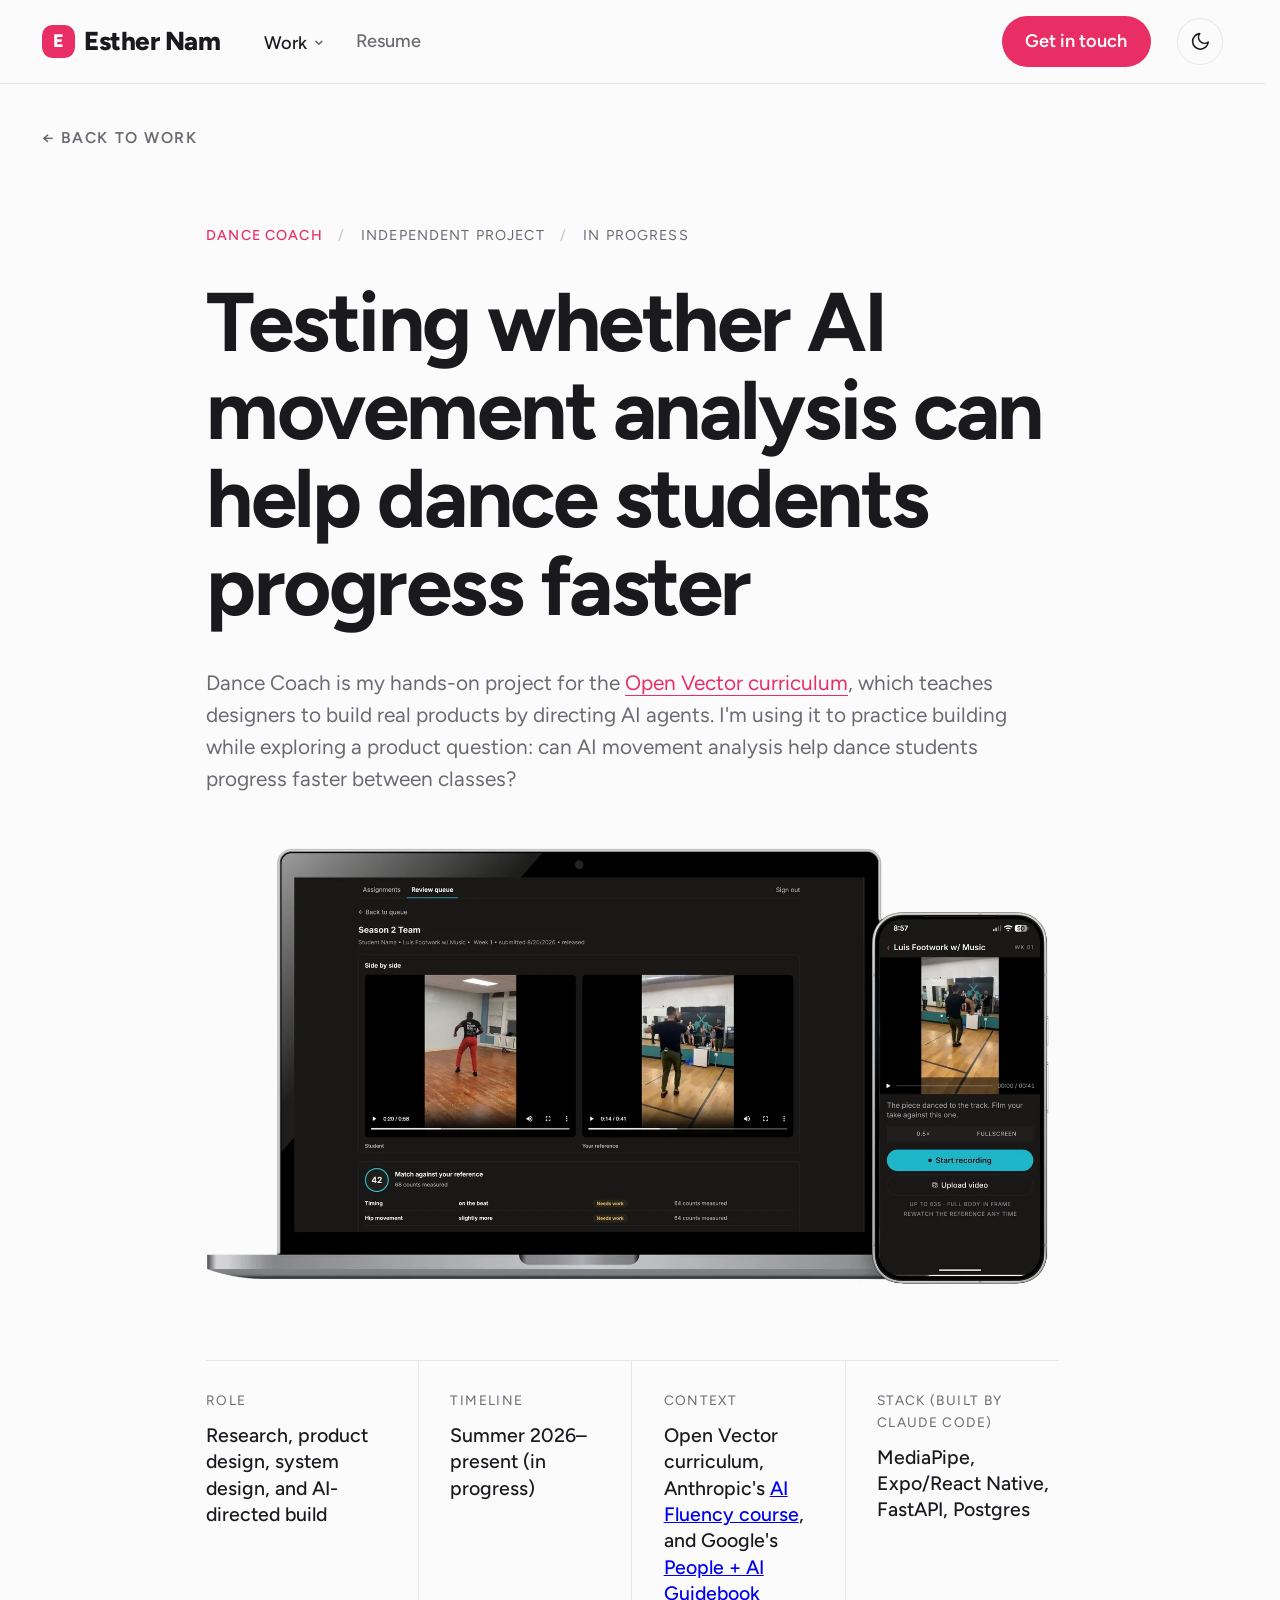
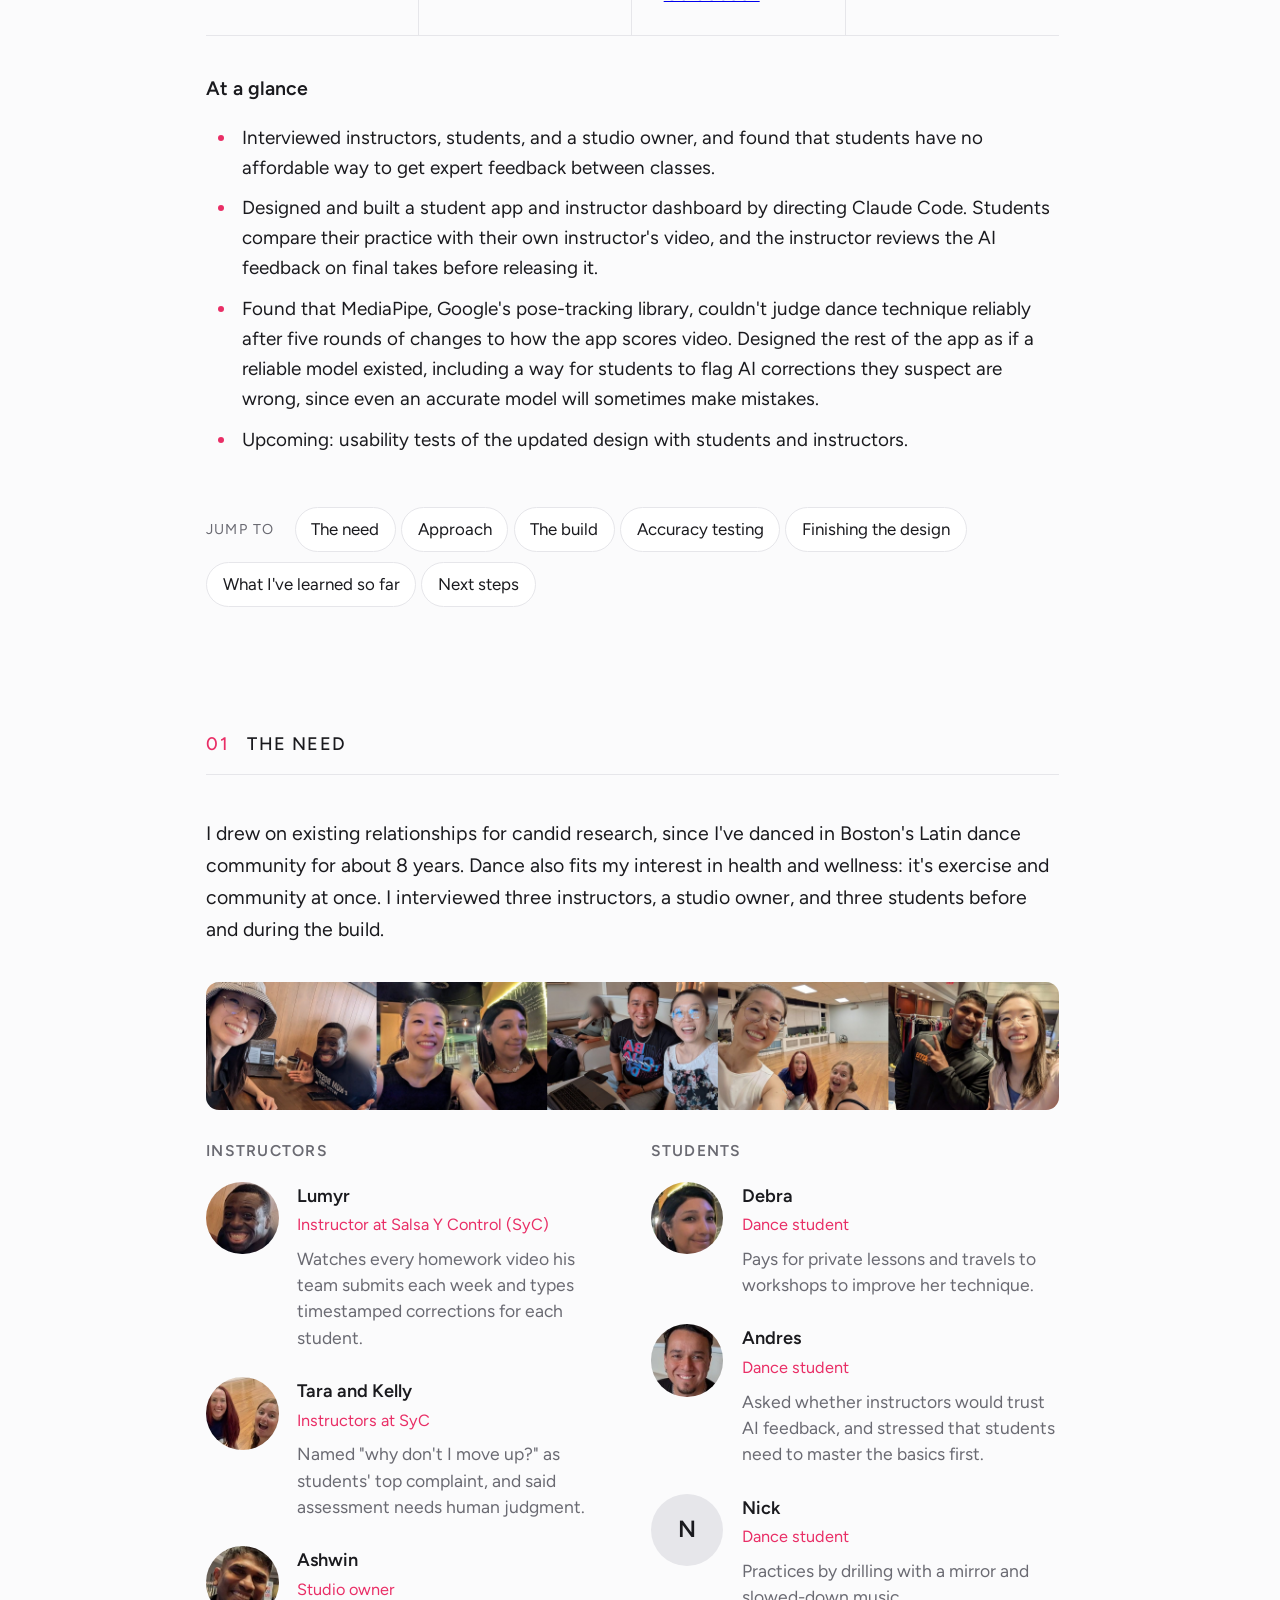
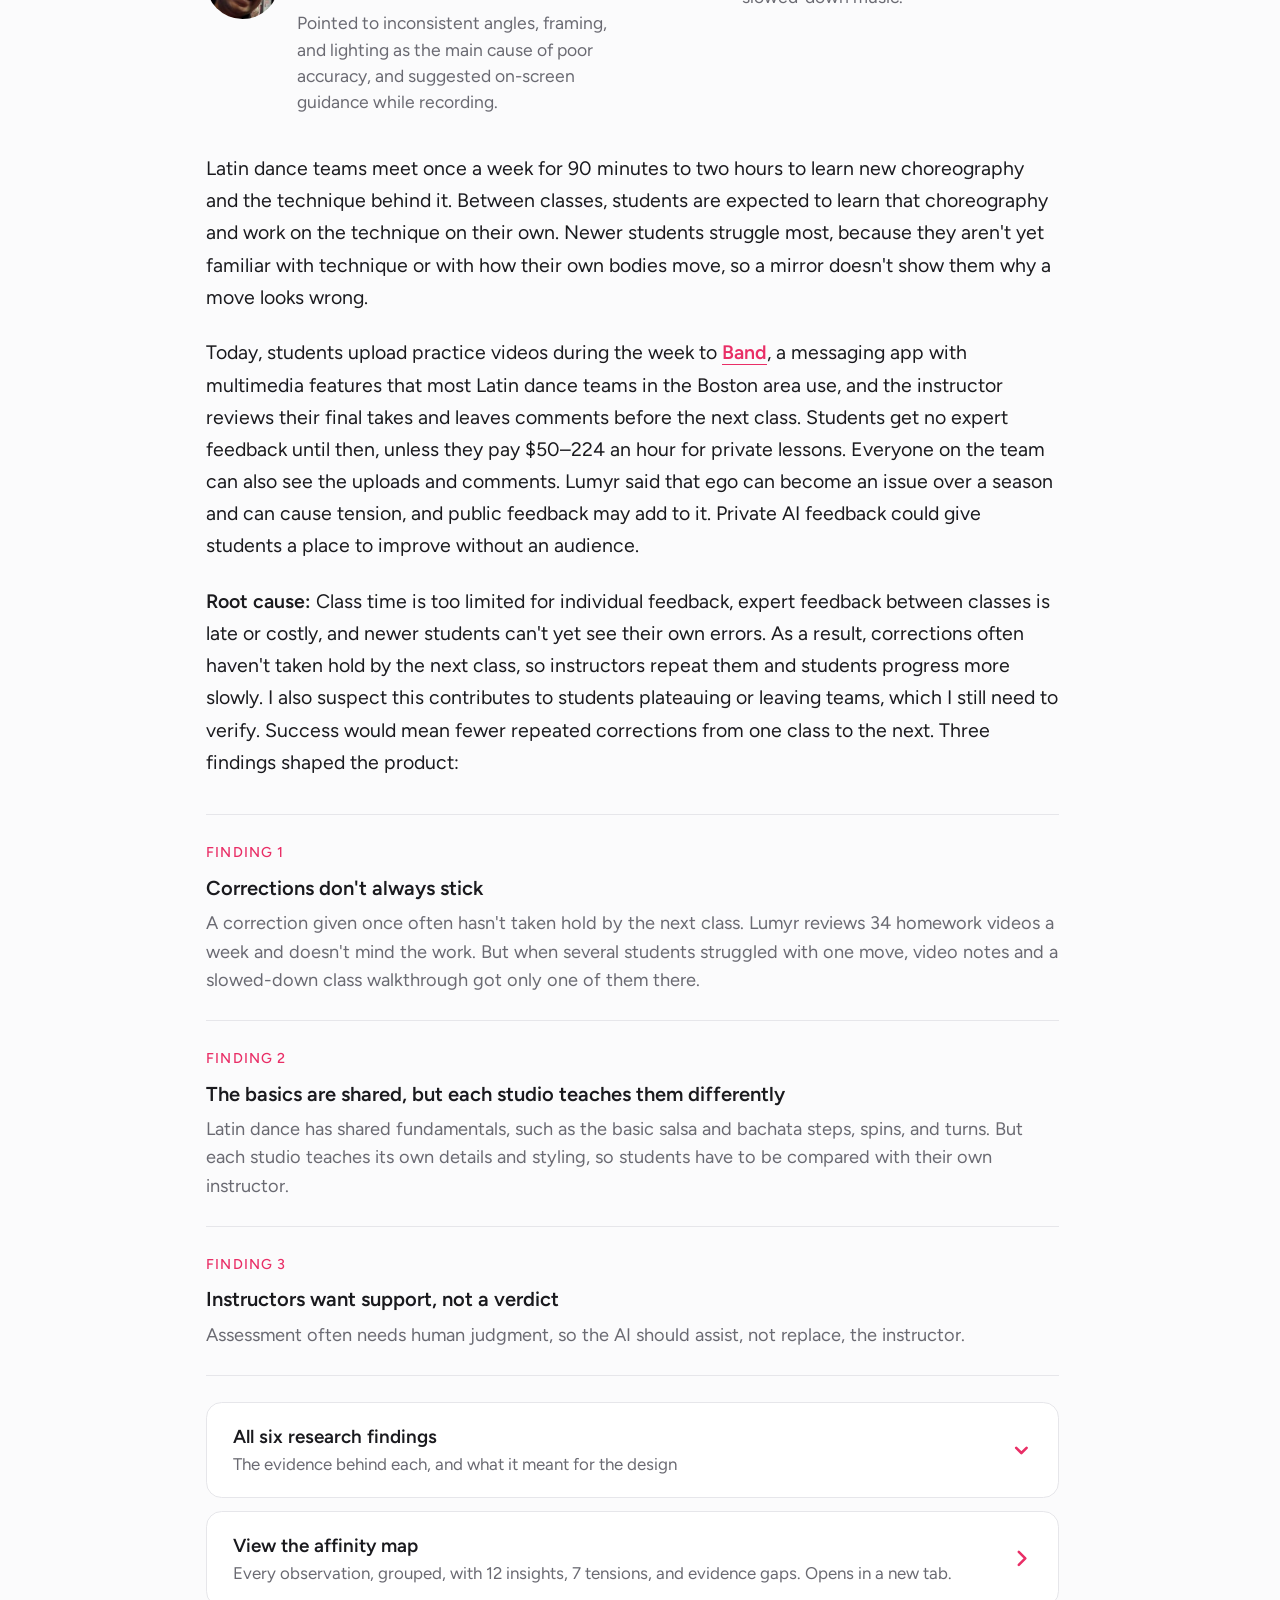
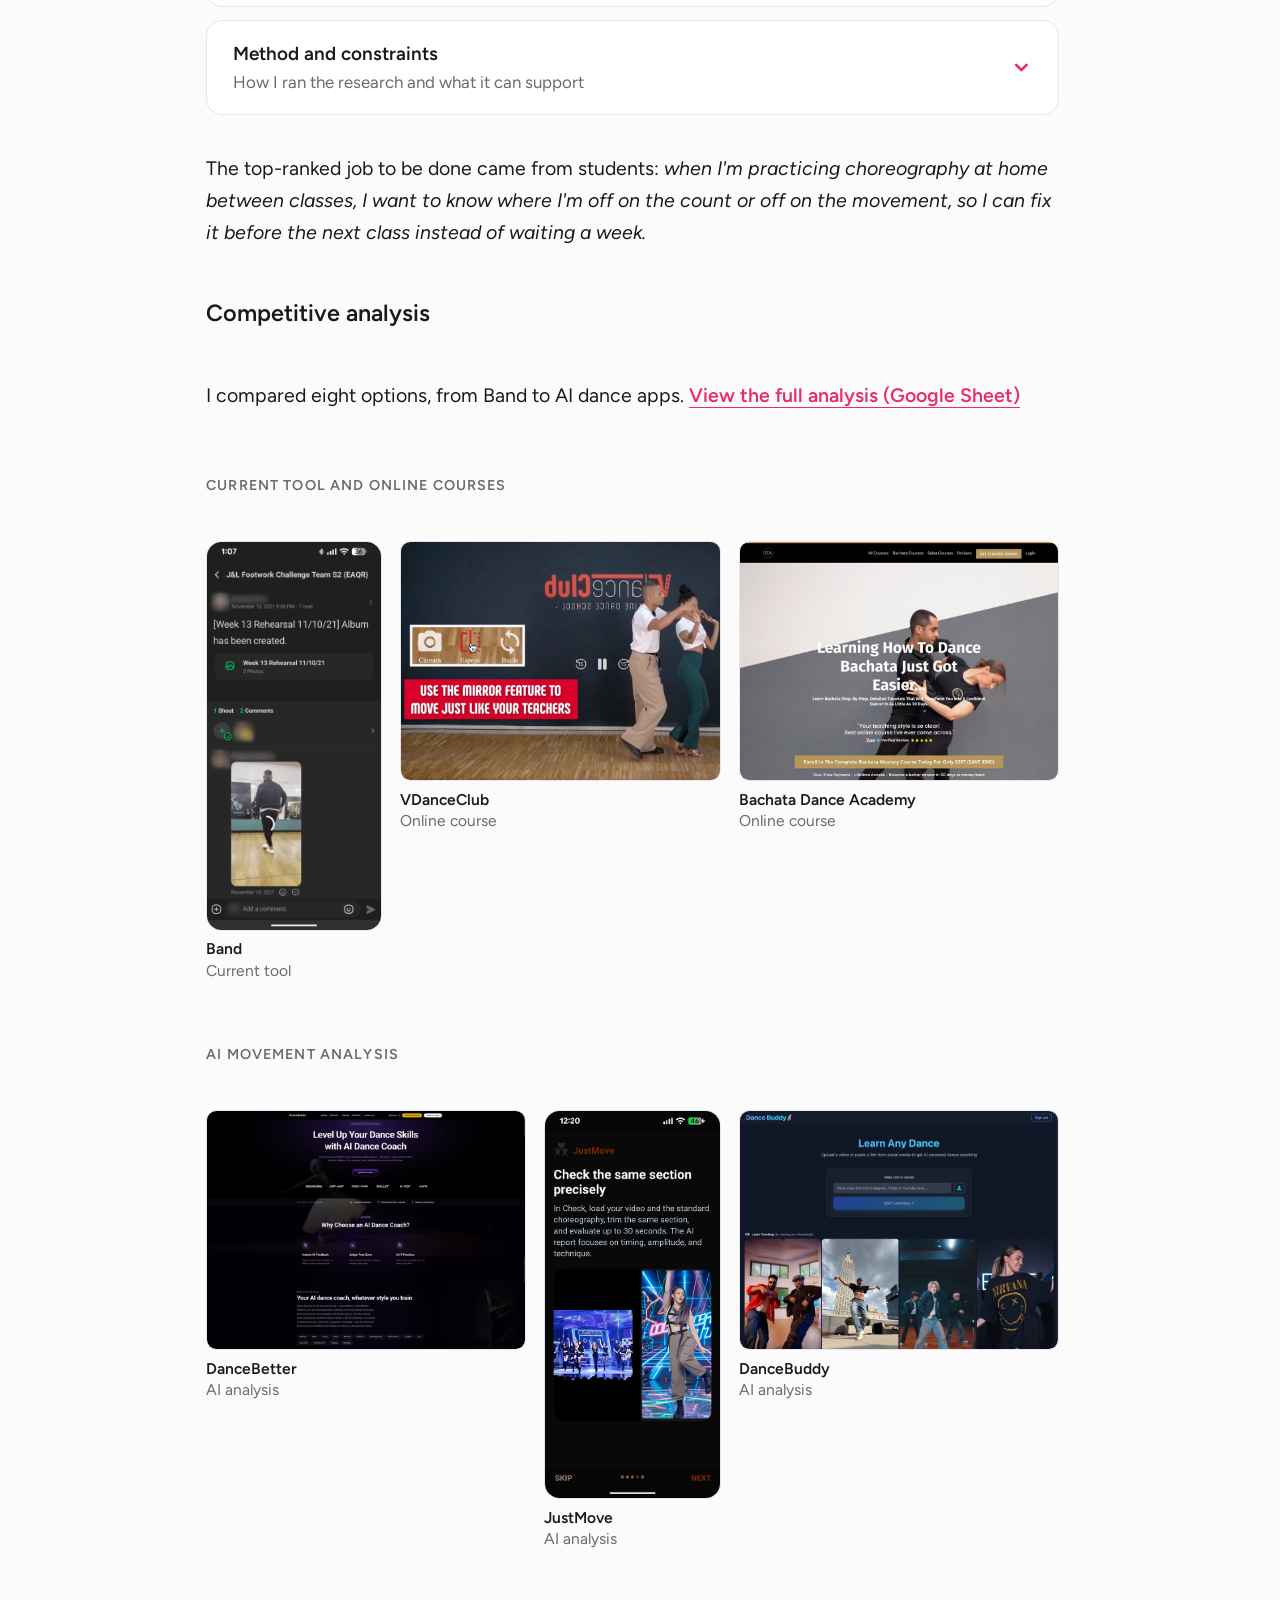
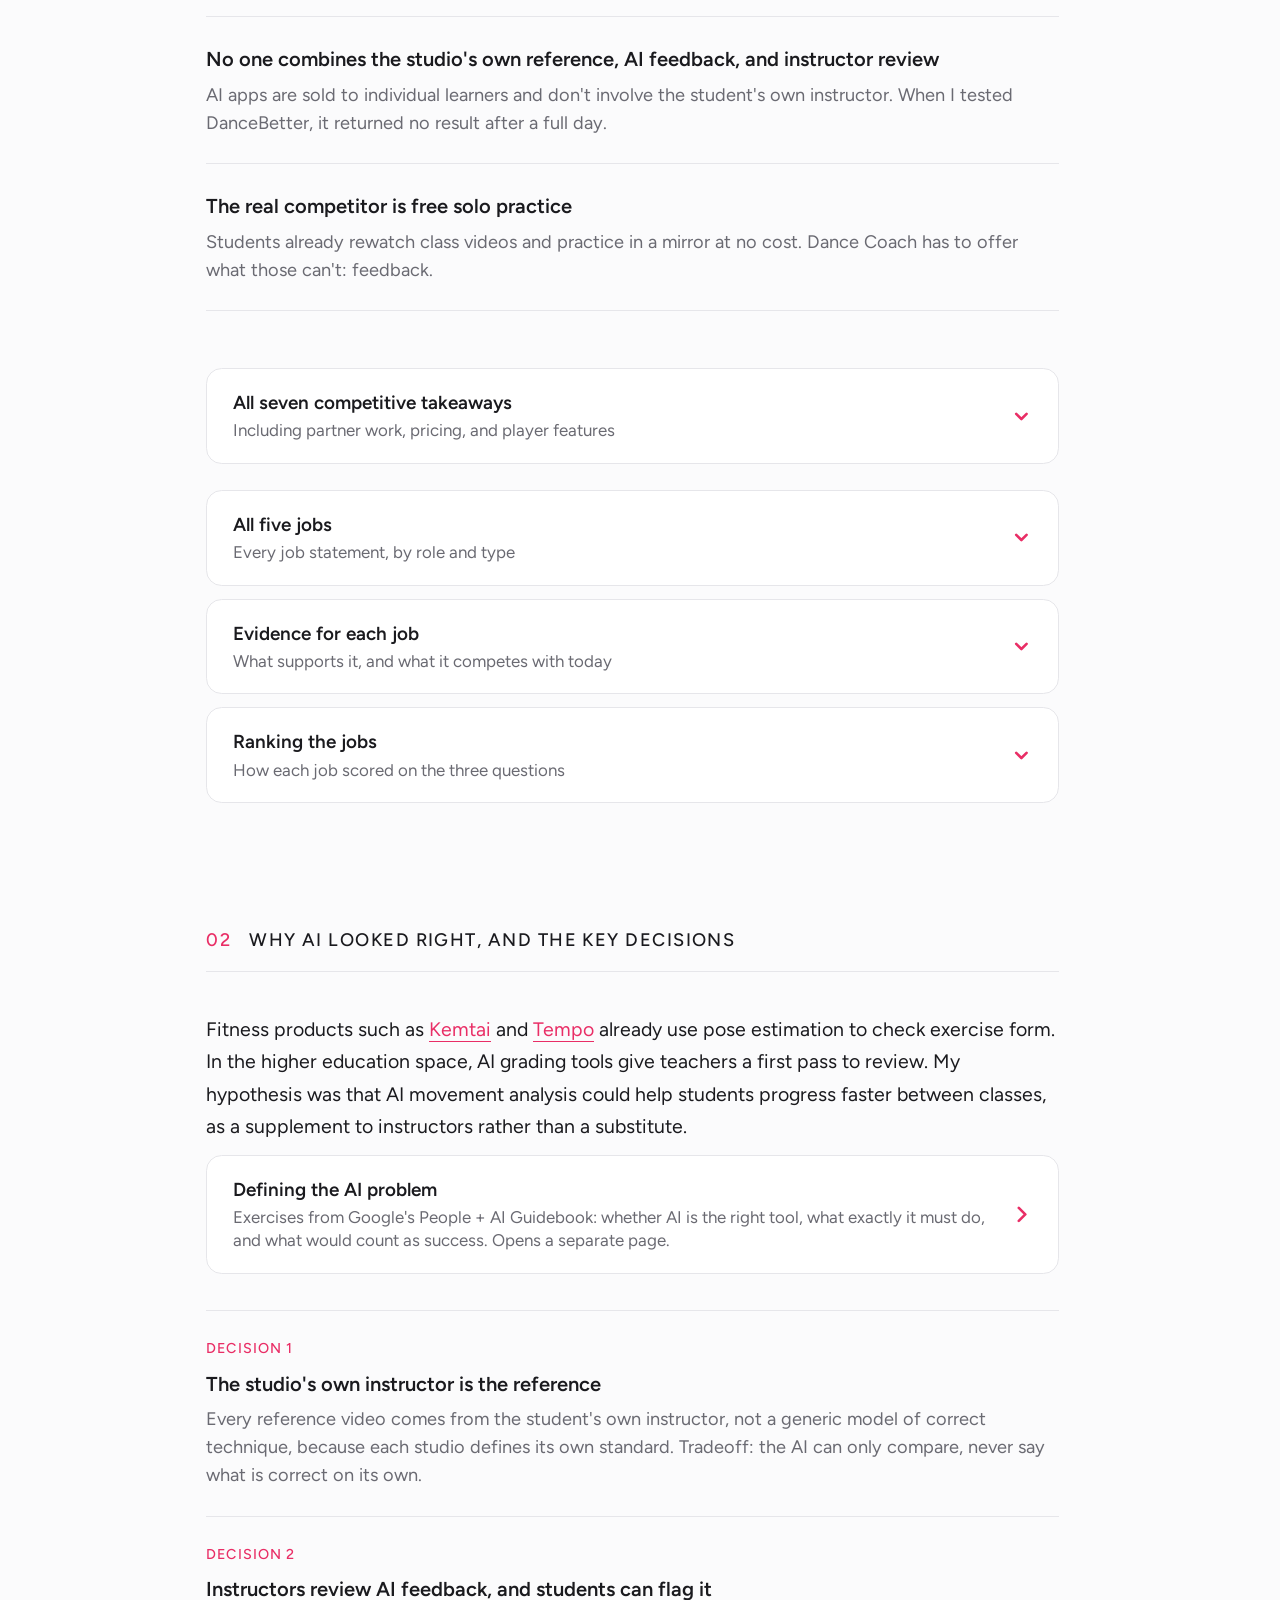
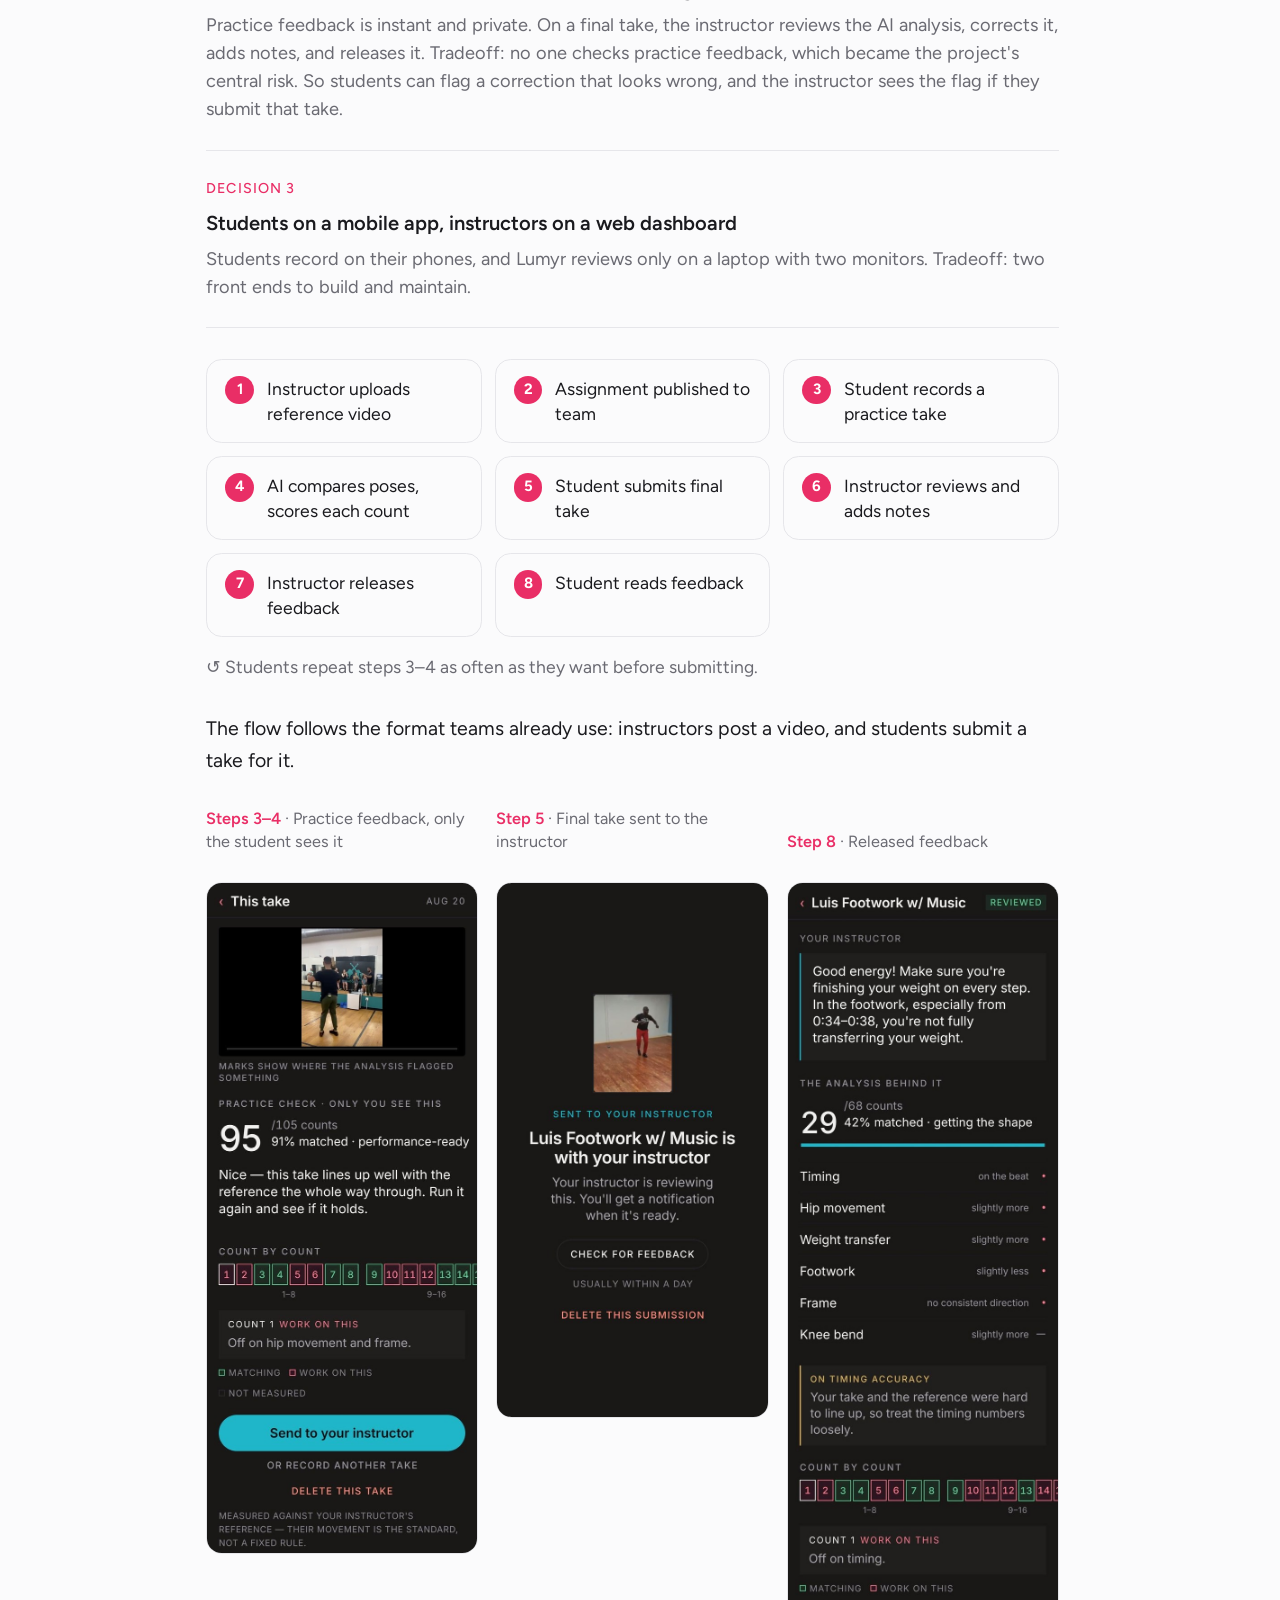
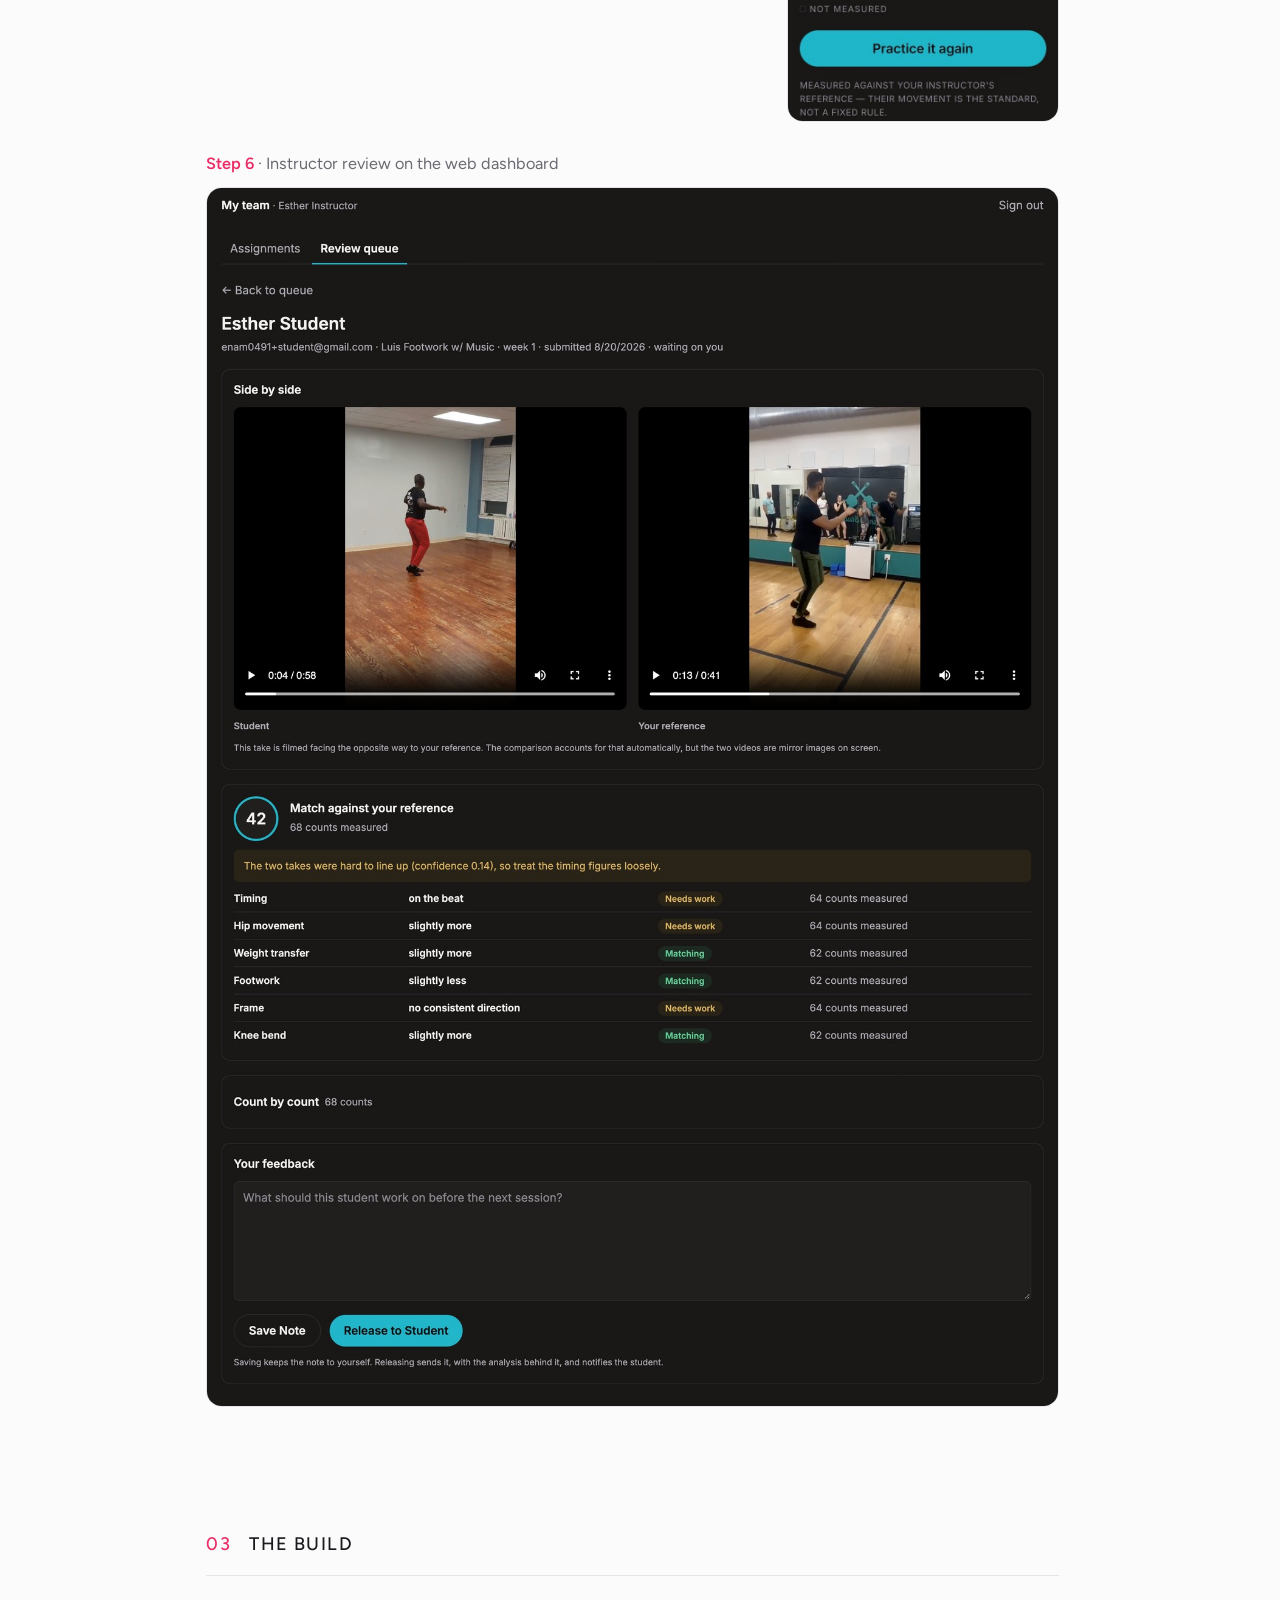
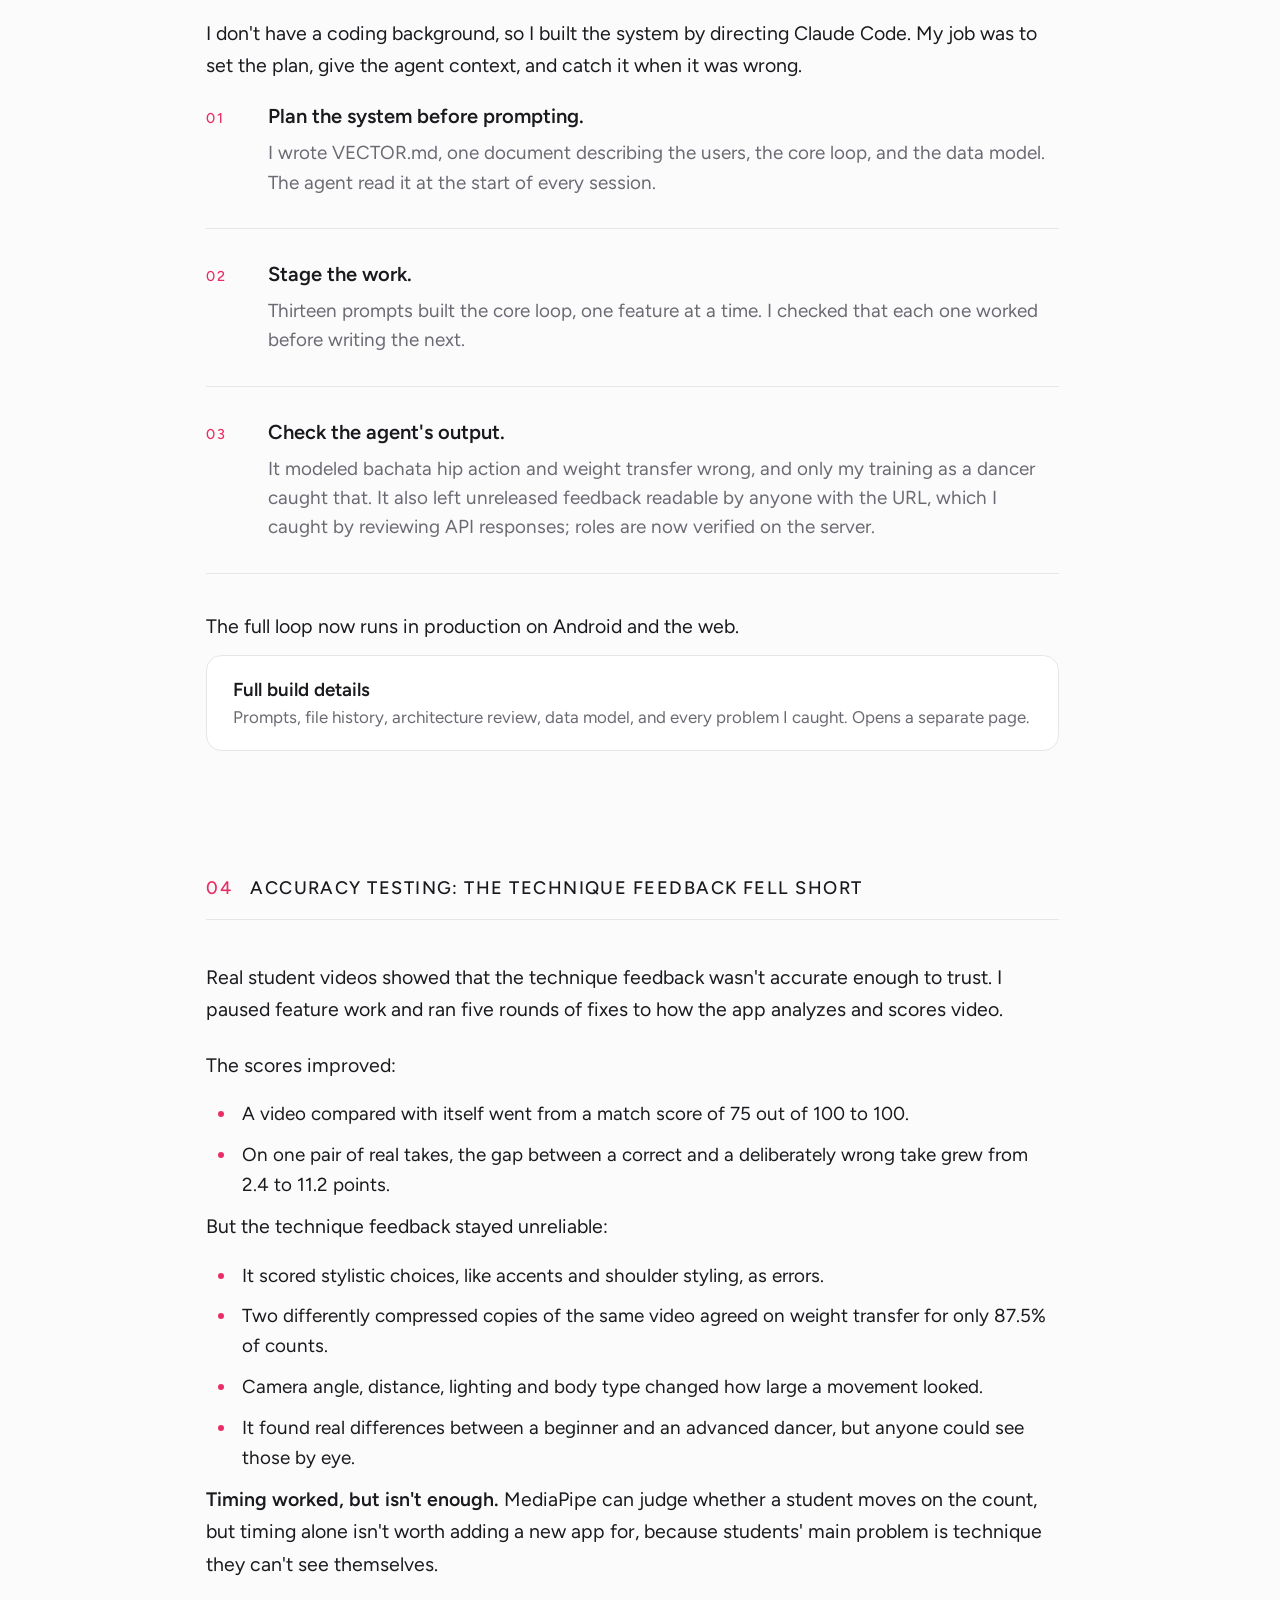
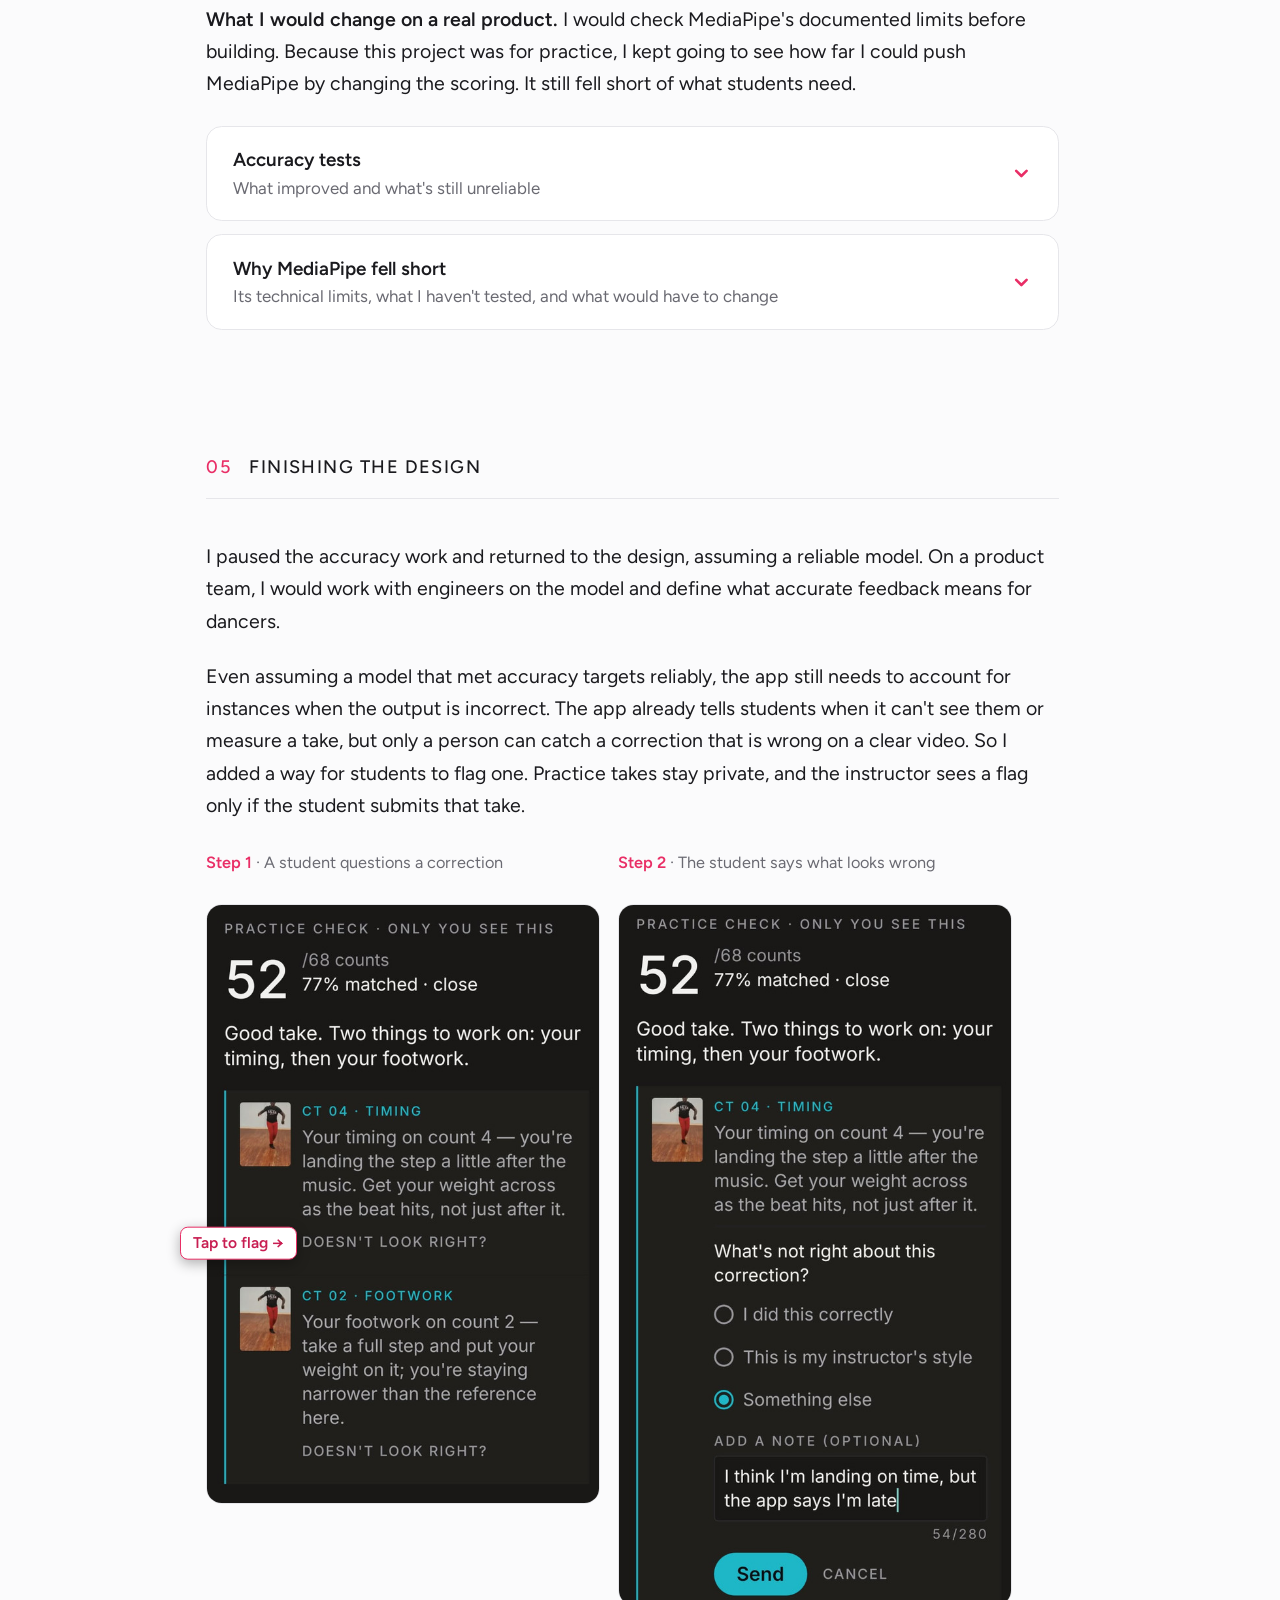
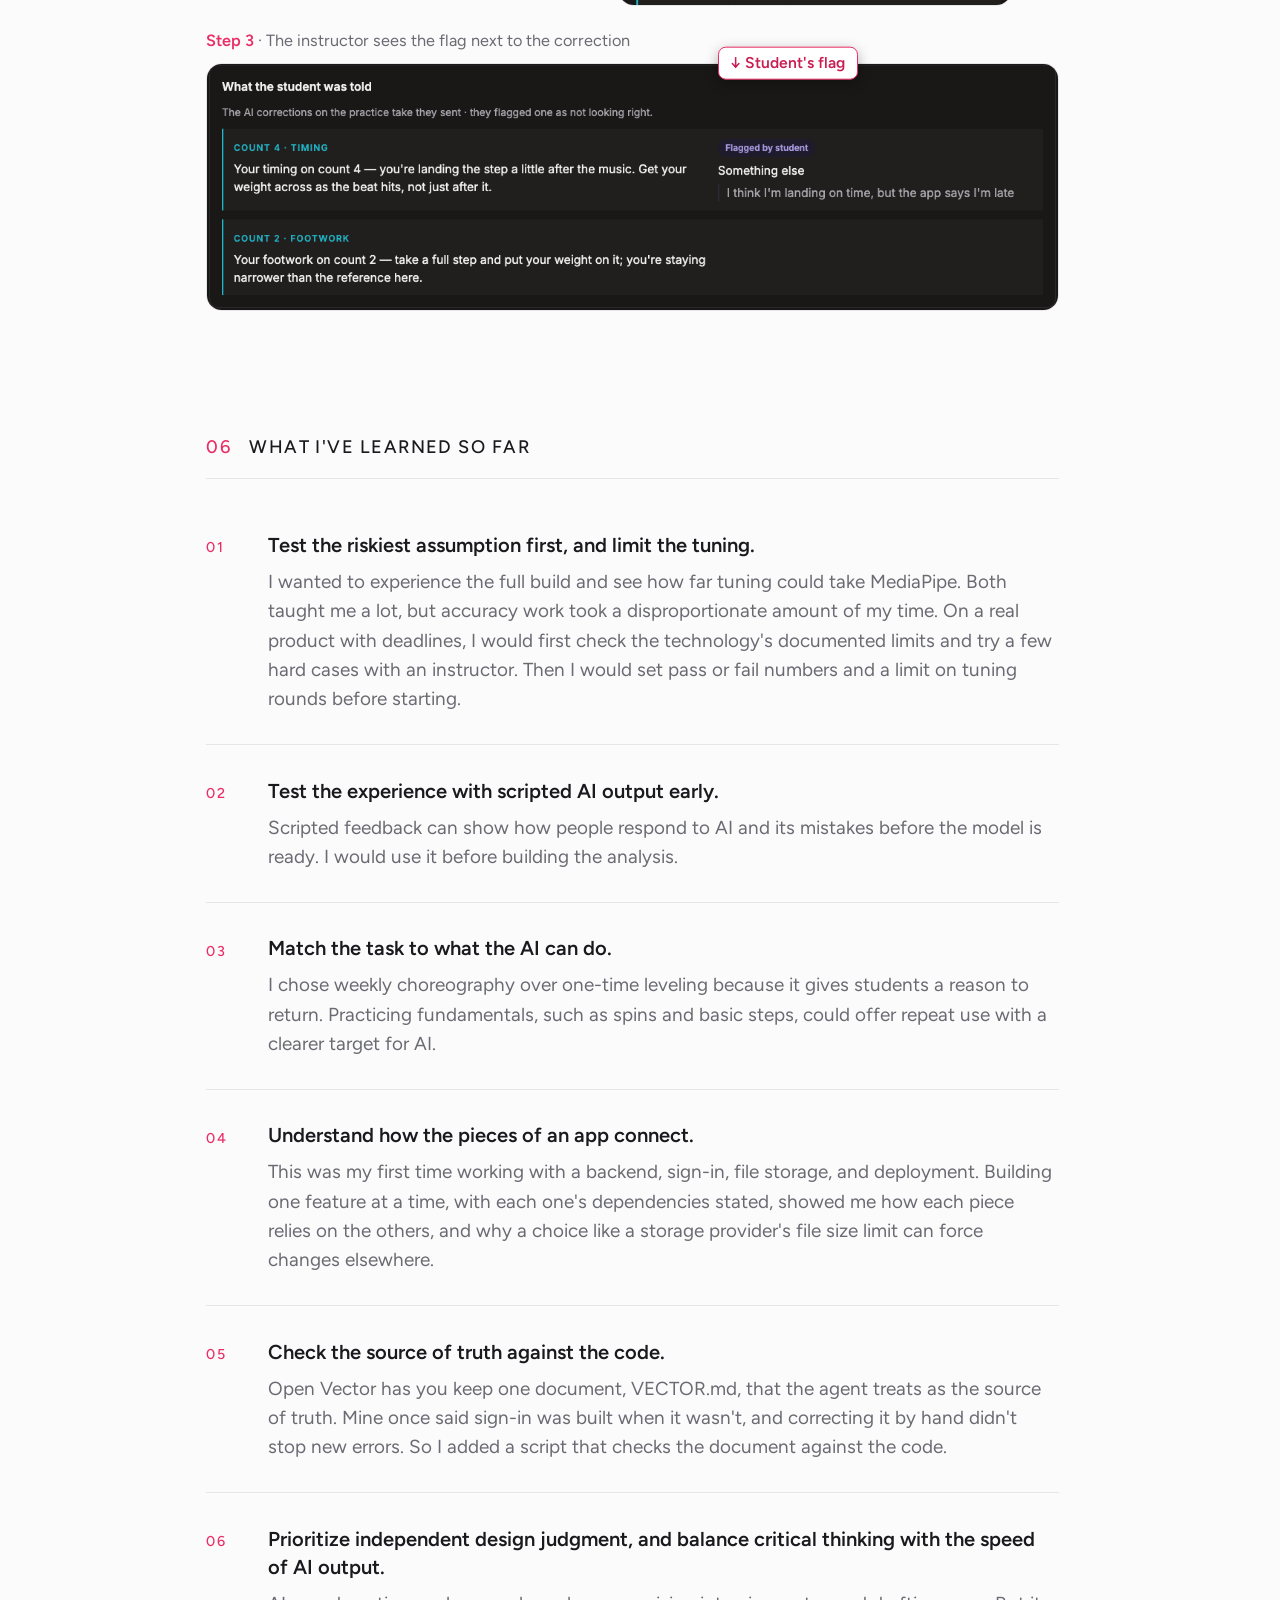
<file: dance-coach.html>
<!doctype html>
<html lang="en">
<head>
<meta name="robots" content="noindex" />
<!-- Google tag (gtag.js) -->
<script async src="https://www.googletagmanager.com/gtag/js?id=G-MR0TVY28CQ"></script>
<script>
  window.dataLayer = window.dataLayer || [];
  function gtag(){dataLayer.push(arguments);}
  gtag('js', new Date());

  gtag('config', 'G-MR0TVY28CQ');
</script>
<meta charset="utf-8" />
<link rel="icon" href="favicon.svg" type="image/svg+xml" />
<link rel="apple-touch-icon" href="favicon.svg" />
<meta name="viewport" content="width=device-width, initial-scale=1" />
<title>Dance Coach · Esther Nam</title>
<link rel="preconnect" href="https://fonts.googleapis.com" />
<link rel="preconnect" href="https://fonts.gstatic.com" crossorigin />
<link href="https://fonts.googleapis.com/css2?family=Figtree:wght@400;500;600;700;800&display=swap" rel="stylesheet" />
<style>
  * { box-sizing: border-box; margin: 0; padding: 0; }
  html { scroll-behavior: smooth; scroll-padding-top: 96px; scrollbar-gutter: stable; }
  body {
    font-family: "Figtree", -apple-system, BlinkMacSystemFont, system-ui, sans-serif;
    font-size: 16px; line-height: 1.6;
    background: var(--bg); color: var(--ink);
    -webkit-font-smoothing: antialiased;
    transition: background-color 0.25s ease, color 0.25s ease;
    max-width: 100%;
  }
  img { max-width: 100%; }

  /* ─────────── Palette systems (identical to UX Audit Case Study) ─────────── */
  body[data-theme="blue"] {
    --bg: #FBFBFC;
    --ink: #1A1A1E;
    --muted: #6A6A72;
    --line: #E6E6EA;
    --line-soft: #F0F0F2;
    --accent: #E92E66;
    --accent-deep: #B11248;
    --accent-soft: #FCE7EE;
    --card-bg: #FFFFFF;
    --card-bg-soft: #F6F6F8;
    --card-ink: #1A1A1E;
    --card-line: #E6E6EA;
    --pill-bg: #FFFFFF;
    --hero-tint: #F7F4F6;
    --highlight: #FBF1DA;
    --shadow: 0 1px 0 rgba(0,0,0,0.04), 0 12px 30px rgba(20, 20, 30, 0.07);
  }
  body[data-theme="graphite"] {
    --bg: #0B0B0F;
    --ink: #E8E8EE;
    --muted: #8D8D95;
    --line: #2A2A33;
    --line-soft: #1E1E26;
    --accent: #FF6492;
    --accent-deep: #FF8DAE;
    --accent-soft: rgba(255,100,146,0.16);
    --card-bg: #F8F8FA;
    --card-bg-soft: #1E1E26;
    --card-ink: #0E0E10;
    --card-line: #E0E0E5;
    --pill-bg: #1E1E26;
    --hero-tint: #1A1A22;
    --shadow: 0 1px 0 rgba(255,255,255,0.04), 0 12px 30px rgba(0, 0, 0, 0.4);
  }

  /* ─────────── Site nav ─────────── */
  .site-nav {
    max-width: 1080px; margin: 0 auto;
    padding: 32px 32px 0;
    display: flex; align-items: center; justify-content: space-between;
  }
  .wordmark {
    font-family: "Figtree", sans-serif;
    font-size: 22px; color: var(--ink); text-decoration: none;
    letter-spacing: -0.01em;
  }
  .wordmark .dot { color: var(--accent); }
  .site-nav nav { display: flex; gap: 28px; align-items: center; }
  .site-nav nav a {
    font-size: 13px; color: var(--muted); text-decoration: none;
    transition: color 0.2s; font-family: "Figtree", sans-serif;
  }
  .site-nav nav a:hover { color: var(--ink); }
  .site-nav nav a.current { color: var(--ink); font-weight: 500; }

  .theme-toggle {
    display: inline-grid; place-items: center;
    width: 32px; height: 32px; border-radius: 999px;
    margin-left: 8px;
    background: transparent; border: 1px solid var(--line);
    color: var(--ink); cursor: pointer;
    transition: border-color 0.15s, transform 0.15s;
  }
  .theme-toggle:hover { border-color: var(--ink); transform: scale(1.04); }
  .theme-toggle svg { width: 14px; height: 14px; }
  .theme-toggle .icon-sun, .theme-toggle .icon-moon { display: none; }
  body[data-theme="blue"] .theme-toggle .icon-moon { display: block; }
  body[data-theme="graphite"] .theme-toggle .icon-sun { display: block; }

  /* ─────────── Persistent top nav (identical across all pages) ─────────── */
  .topbar { position: sticky; top: 0; z-index: 50; background: color-mix(in srgb, var(--bg) 88%, transparent); backdrop-filter: saturate(140%) blur(10px); border-bottom: 1px solid var(--line); }
  .topbar .inner { max-width: 1080px; margin: 0 auto; padding: 0 32px; height: 64px; display: flex; align-items: center; gap: 20px; }
  .brand { font-weight: 800; font-size: 20px; letter-spacing: -0.02em; text-decoration: none; color: var(--ink); display: flex; align-items: center; gap: 7px; }
  .brand .mk { width: 26px; height: 26px; border-radius: 8px; background: var(--accent); color: #fff; display: grid; place-items: center; font-size: 14px; font-weight: 800; }
  .topbar nav { display: flex; align-items: center; gap: 24px; margin-left: 14px; }
  .topbar nav a { text-decoration: none; color: var(--muted); font-size: 14px; font-weight: 500; line-height: 1; transition: color 0.18s; }
  .topbar nav a:hover, .topbar nav a.active { color: var(--ink); }
  .nav-work { position: relative; }
  .nav-work > a { display: inline-flex; align-items: center; gap: 4px; }
  .nav-work .caret { width: 9px; height: 9px; opacity: 0.65; transition: transform 0.18s; }
  .nav-work:hover .caret { transform: rotate(180deg); }
  .nav-work::after { content: ""; position: absolute; top: 100%; left: -14px; right: -14px; height: 14px; }
  .work-menu { position: absolute; top: calc(100% + 12px); left: 50%; transform: translateX(-50%) translateY(-4px); min-width: 240px; background: var(--bg); border: 1px solid var(--line); border-radius: 12px; box-shadow: 0 18px 44px -18px rgba(0,0,0,0.30); padding: 7px; opacity: 0; visibility: hidden; transition: opacity 0.16s ease, transform 0.16s ease; z-index: 80; }
  .nav-work:hover .work-menu { opacity: 1; visibility: visible; transform: translateX(-50%) translateY(0); }
  .topbar .work-menu a { display: block; padding: 9px 12px; border-radius: 8px; color: var(--ink); font-size: 13.5px; font-weight: 600; white-space: nowrap; }
  .topbar .work-menu a small { display: block; color: var(--muted); font-size: 11.5px; font-weight: 400; margin-top: 1px; }
  .topbar .work-menu a:hover { background: var(--field); color: var(--ink); }
  .topbar .spacer { flex: 1; }
  .topbar .btn-primary { background: var(--accent); color: #fff; border: 0; padding: 9px 18px; border-radius: 999px; font: inherit; font-weight: 600; font-size: 14px; line-height: 1.5; cursor: pointer; text-decoration: none; white-space: nowrap; transition: filter 0.18s, transform 0.15s; }
  .topbar .btn-primary:hover { filter: brightness(1.06); transform: translateY(-1px); }
  .topbar .theme-toggle { margin-left: 0; }

  .back-link {
    max-width: 1080px; margin: 0 auto;
    padding: 32px 32px 0;
    display: block; font-size: 12px; font-weight: 600; color: var(--muted);
    text-decoration: none; font-family: "Figtree", sans-serif;
    letter-spacing: 0.1em; text-transform: uppercase;
  }
  .back-link:hover { color: var(--accent); }

  /* ─────────── Case study layout ─────────── */
  .case-study {
    max-width: 720px; margin: 0 auto;
    padding: 0 32px 120px;
  }
  .meta-strip {
    margin-top: 56px;
    display: flex; align-items: center; gap: 12px; flex-wrap: wrap;
    font-family: "Figtree", sans-serif;
    font-size: 11px; letter-spacing: 0.08em; text-transform: uppercase;
    color: var(--muted);
  }
  .meta-strip .tag { color: var(--accent); font-weight: 500; }
  .meta-strip .sep { opacity: 0.4; }

  .case-title {
    font-family: "Figtree", sans-serif;
    font-weight: 400;
    font-size: clamp(40px, 5.5vw, 64px);
    line-height: 1.06;
    letter-spacing: -0.015em;
    margin-top: 24px;
    max-width: 22ch;
    color: var(--ink);
    text-wrap: balance;
  }
  .case-title em { font-style: normal; color: inherit; }
  .case-deck a { color: var(--accent); text-decoration: none; border-bottom: 1px solid currentColor; }
  .case-deck a:hover { border-bottom-width: 2px; }
  .case-deck a:focus-visible { outline: 2px solid var(--accent); outline-offset: 2px; border-radius: 2px; }

  .case-deck {
    margin-top: 28px;
    max-width: none;
    font-size: 16px; line-height: 1.55; color: var(--muted);
  }

  /* Sizzle reel */
  .reel { margin: 56px 0 0; }

  /* Concept carousel */
  .carousel { margin-top: 28px; }
  .carousel-viewport { position: relative; overflow: hidden; border-radius: 14px; border: 1px solid var(--card-line); background: var(--field); }
  .carousel-track { display: flex; transition: transform 0.4s cubic-bezier(0.4,0,0.2,1); }
  .carousel-slide { min-width: 100%; }
  .carousel-slide img { width: 100%; height: auto; display: block; }
  .carousel-side { position: absolute; top: 50%; transform: translateY(-50%); width: 42px; height: 42px; border-radius: 999px; border: 1px solid rgba(255,255,255,0.5); background: rgba(255,255,255,0.92); color: #14141a; display: grid; place-items: center; cursor: pointer; z-index: 3; transition: background 0.18s, border-color 0.18s, color 0.18s; box-shadow: 0 4px 14px rgba(0,0,0,0.28); }
  .carousel-side:hover { background: var(--accent); border-color: var(--accent); color: #fff; }
  .carousel-side svg { width: 18px; height: 18px; }
  .carousel-side.prev { left: 12px; }
  .carousel-side.next { right: 12px; }
  .carousel-cap { min-height: 46px; margin-top: 14px; font-size: 13px; line-height: 1.5; color: var(--muted); font-family: "Figtree", sans-serif; }
  .carousel-cap a { color: var(--accent); text-decoration: none; border-bottom: 1px solid currentColor; }
  .carousel-controls { display: flex; align-items: center; justify-content: center; margin-top: 14px; }
  .carousel-dots { display: flex; gap: 8px; }
  .carousel-dots button { width: 8px; height: 8px; border-radius: 999px; border: 0; padding: 0; background: var(--card-line); cursor: pointer; transition: background 0.2s, transform 0.2s; }
  .carousel-dots button.active { background: var(--accent); transform: scale(1.25); }
  .carousel-counter { font-size: 12.5px; color: var(--muted); font-family: "Figtree", sans-serif; font-variant-numeric: tabular-nums; }
  @media (max-width: 560px) { .carousel-side { width: 34px; height: 34px; } .carousel-side.prev { left: 6px; } .carousel-side.next { right: 6px; } }
  .reel-frame { position: relative; padding-top: 56.25%; border-radius: 14px; overflow: hidden; background: #000; box-shadow: var(--shadow); border: 1px solid var(--card-line); }
  .reel-frame iframe { position: absolute; inset: 0; width: 100%; height: 100%; border: 0; }
  .reel figcaption { margin-top: 14px; font-size: 13px; color: var(--muted); font-family: "Figtree", sans-serif; }
  /* Prototype link button */
  .proto-link { display: inline-flex; align-items: center; gap: 9px; margin-top: 28px; padding: 12px 22px; border-radius: 999px; background: var(--accent); color: #fff; text-decoration: none; font-weight: 600; font-size: 14px; transition: filter 0.18s, transform 0.15s; }
  .proto-link:hover { filter: brightness(1.06); transform: translateY(-1px); }
  .proto-link svg { width: 14px; height: 14px; }

  .tools-list { display: flex; flex-direction: column; gap: 4px; }
  .tools-list em { font-style: normal; color: var(--muted); font-weight: 400; }

  /* Hero meta grid */
  .hero-meta {
    margin-top: 56px;
    border-top: 1px solid var(--line);
    border-bottom: 1px solid var(--line);
    display: grid; grid-template-columns: repeat(4, 1fr);
  }
  .meta-cell {
    padding: 22px 24px;
    display: flex; flex-direction: column; gap: 8px;
    border-right: 1px solid var(--line);
  }
  .meta-cell:first-child { padding-left: 0; }
  .meta-cell:last-child { border-right: 0; padding-right: 0; }
  .meta-cell .k {
    font-family: "Figtree", sans-serif;
    font-size: 10.5px; letter-spacing: 0.1em; text-transform: uppercase;
    color: var(--muted);
  }
  .meta-cell .v {
    font-size: 15px; color: var(--ink); font-weight: 500;
    line-height: 1.35;
  }

  /* Jump nav */
  .jump {
    margin-top: 40px;
    display: flex; flex-wrap: wrap; gap: 8px 4px;
    align-items: center;
  }
  .jump-label {
    font-family: "Figtree", sans-serif;
    font-size: 11px; letter-spacing: 0.08em; text-transform: uppercase;
    color: var(--muted); margin-right: 12px;
  }
  .jump a {
    font-size: 13px; color: var(--ink); text-decoration: none;
    padding: 6px 12px; border-radius: 999px;
    border: 1px solid var(--line);
    transition: background-color 0.2s, border-color 0.2s, color 0.2s;
    background: var(--pill-bg);
  }
  .jump a:hover { border-color: var(--accent); color: var(--accent); }

  /* ─────────── Sections ─────────── */
  section { margin-top: 96px; scroll-margin-top: 100px; }
  .section-head {
    display: flex; align-items: baseline; gap: 16px;
    margin-bottom: 32px;
    padding-bottom: 14px;
    border-bottom: 1px solid var(--line);
  }
  .section-eyebrow {
    font-family: "Figtree", sans-serif;
    font-size: 14px; letter-spacing: 0.08em; text-transform: uppercase;
    color: var(--ink); font-weight: 500; flex-shrink: 0;
  }
  .section-eyebrow .num { color: var(--accent); margin-right: 14px; }
  h2.section-title {
    font-family: "Figtree", sans-serif;
    font-weight: 400;
    font-size: clamp(28px, 3.4vw, 40px);
    line-height: 1.15;
    letter-spacing: -0.01em;
    color: var(--ink);
    max-width: 22ch;
    text-wrap: balance;
  }
  h2.section-title em { font-style: normal; color: inherit; }

  .prose { max-width: none; font-size: 15px; line-height: 1.65; color: var(--ink); }
  .prose p + p { margin-top: 18px; }
  .prose strong { font-weight: 600; }

  ul.clean { list-style: none; padding: 0; margin: 12px 0; max-width: none; }
  ul.clean li {
    padding: 14px 0 14px 28px; border-top: 1px solid var(--line);
    position: relative; font-size: 14.5px; line-height: 1.55;
  }
  ul.clean li:last-child { border-bottom: 1px solid var(--line); }
  ul.clean li::before {
    content: "•"; position: absolute; left: 8px; top: 14px;
    color: var(--accent); font-size: 15px; line-height: 1.55;
  }
  ul.clean li strong { font-weight: 600; }
  /* Indented bullet list inside prose */
  .prose ul.bullets {
    list-style: disc; margin: 14px 0 0; padding-left: 24px; max-width: none;
  }
  .prose ul.bullets li {
    font-size: 14.5px; line-height: 1.6; color: var(--ink);
    margin-bottom: 8px; padding-left: 4px;
  }
  .prose ul.bullets li::marker { color: var(--accent); }
  /* Clean lists: drop the first item's top border so it never doubles the section divider above it */
  ul.clean li:first-child { border-top: 0; padding-top: 4px; }
  ul.clean li:first-child::before { top: 4px; }

  /* Impact list, identical to audit */
  .impact-list {
    margin-top: 8px;
    display: flex; flex-direction: column;
  }
  .impact-list li {
    list-style: none;
    padding: 24px 0;
    border-bottom: 1px solid var(--line);
    display: flex; gap: 24px; align-items: flex-start;
  }
  .impact-list li:first-child { padding-top: 8px; }
  .impact-list .imp-num {
    font-family: "Figtree", sans-serif;
    font-size: 11px; letter-spacing: 0.1em;
    color: var(--accent); font-weight: 500;
    padding-top: 4px; flex-shrink: 0; min-width: 24px;
  }
  .impact-list .imp-body { flex: 1; }
  .impact-list h4 { font-size: 15.5px; font-weight: 600; color: var(--ink); margin-bottom: 6px; line-height: 1.4; }
  .impact-list p { font-size: 14.5px; color: var(--muted); line-height: 1.55; }

  /* Figures */
  figure.real {
    margin-top: 40px;
    background: transparent; padding: 0; overflow: hidden;
    border: 1px solid var(--card-line);
    box-shadow: var(--shadow);
    border-radius: 12px;
  }
  body[data-theme="graphite"] figure.real { border-color: var(--line); }
  figure.real img { display: block; width: 100%; height: auto; cursor: zoom-in; }

  /* Lightbox */
  .lightbox {
    position: fixed; inset: 0; z-index: 1000;
    display: none; align-items: center; justify-content: center;
    background: rgba(8, 12, 28, 0.86);
    padding: 32px;
    cursor: zoom-out;
    opacity: 0; transition: opacity 0.2s ease;
  }
  .lightbox.open { display: flex; opacity: 1; }
  .lightbox img {
    max-width: 96vw; max-height: 92vh;
    width: auto; height: auto;
    border-radius: 8px;
    box-shadow: 0 24px 80px rgba(0,0,0,0.5);
    cursor: default;
  }
  .lightbox .lb-close {
    position: absolute; top: 20px; right: 24px;
    width: 40px; height: 40px; border-radius: 999px;
    border: 1px solid rgba(255,255,255,0.25);
    background: rgba(255,255,255,0.08);
    color: #fff; font-size: 20px; line-height: 1;
    display: grid; place-items: center; cursor: pointer;
    transition: background 0.18s;
  }
  .lightbox .lb-close:hover { background: rgba(255,255,255,0.18); }
  .lightbox .lb-hint {
    position: absolute; bottom: 24px; left: 0; right: 0;
    text-align: center; color: rgba(255,255,255,0.5);
    font-family: "Figtree", sans-serif; font-size: 11px; letter-spacing: 0.08em;
  }
  @media (prefers-reduced-motion: reduce) { .lightbox { transition: none; } }
  figure.real figcaption {
    margin: 0; padding: 14px 20px;
    background: var(--card-bg-soft);
    border-top: 1px solid var(--card-line);
    color: var(--muted);
    font-family: "Figtree", sans-serif;
    font-size: 11.5px; letter-spacing: 0.04em;
  }
  body[data-theme="graphite"] figure.real figcaption { border-color: var(--line); }

  /* Pull quote */
  .pullquote {
    margin: 56px 0;
    max-width: 32ch;
    font-family: "Figtree", sans-serif;
    font-weight: 400; font-style: italic;
    font-size: clamp(22px, 2.6vw, 30px); line-height: 1.3;
    color: var(--accent);
    letter-spacing: -0.005em;
    padding-left: 32px;
    border-left: 3px solid var(--accent);
    text-wrap: balance;
  }

  /* Insight callout (the audit's pattern) */
  .insight {
    margin-top: 56px;
    display: grid; grid-template-columns: 80px 1fr;
    gap: 32px; padding-bottom: 56px;
    border-bottom: 1px solid var(--line);
  }
  .insight:last-of-type { border-bottom: 0; padding-bottom: 0; }
  .insight .ins-num {
    font-family: "Figtree", sans-serif;
    font-size: 48px; font-weight: 300; line-height: 1;
    color: var(--accent);
  }
  .insight .ins-body { max-width: none; }
  .insight h3 {
    font-family: "Figtree", sans-serif;
    font-weight: 400; font-size: 26px; line-height: 1.2;
    color: var(--ink); margin-bottom: 16px; letter-spacing: -0.005em;
  }
  .insight h3 em { font-style: normal; color: inherit; }
  .insight p { font-size: 14.5px; line-height: 1.65; color: var(--ink); }
  .insight p + p { margin-top: 14px; }
  .insight .ins-pill {
    display: inline-block;
    font-family: "Figtree", sans-serif;
    font-size: 11px; letter-spacing: 0.06em; text-transform: uppercase;
    color: var(--accent);
    padding: 4px 10px; border-radius: 4px;
    background: var(--accent-soft);
    margin-bottom: 14px;
  }

  /* Chrome changes — three small panels */
  .chrome-grid {
    margin-top: 24px;
    display: flex; flex-direction: column;
    gap: 14px;
  }
  .chrome-card {
    padding: 24px 22px;
    background: var(--card-bg-soft);
    border: 1px solid var(--card-line);
    border-radius: 12px;
  }
  body[data-theme="graphite"] .chrome-card { border-color: var(--line); color: var(--ink); }
  .chrome-card .ck-num {
    font-family: "Figtree", sans-serif;
    font-size: 10.5px; letter-spacing: 0.1em;
    color: var(--accent); font-weight: 500; margin-bottom: 12px;
  }
  .chrome-card h4 {
    font-family: "Figtree", sans-serif;
    font-size: 14.5px; font-weight: 600; line-height: 1.3;
    color: var(--card-ink); margin-bottom: 8px;
    letter-spacing: -0.005em;
  }
  body[data-theme="graphite"] .chrome-card h4 { color: var(--ink); }
  .chrome-card p {
    font-size: 13.5px; line-height: 1.55;
    color: var(--card-ink); opacity: 0.75;
  }
  body[data-theme="graphite"] .chrome-card p { color: var(--ink); opacity: 0.75; }

  /* Step blocks */
  .step { margin: 48px 0; padding-top: 28px; border-top: 1px dashed var(--line); }
  .step:first-of-type { border-top: 0; padding-top: 0; }
  .step-num {
    font-family: "Figtree", sans-serif;
    font-size: 11px; letter-spacing: 0.16em; text-transform: uppercase;
    color: var(--accent); font-weight: 500; margin-bottom: 8px;
  }
  .step h3 {
    font-family: "Figtree", sans-serif; font-weight: 400;
    font-size: 26px; line-height: 1.2; letter-spacing: -0.005em;
    margin-bottom: 14px; color: var(--ink);
  }

  /* TBD placeholder */
  .tbd {
    border: 1px dashed var(--card-line); border-radius: 12px;
    padding: 22px 26px; color: var(--muted); font-size: 14px;
    font-family: "Figtree", sans-serif; letter-spacing: 0.02em;
    max-width: none;
  }
  body[data-theme="graphite"] .tbd { border-color: var(--line); }

  /* Next case card */
  .next-grid { margin-top: 24px; display: grid; grid-template-columns: repeat(3, 1fr); gap: 20px; }
  .next-card {
    display: block; padding: 32px;
    background: var(--card-bg); border-radius: 14px;
    text-decoration: none; color: var(--card-ink);
    transition: transform 0.2s;
    position: relative; overflow: hidden;
    min-height: 200px;
  }
  .next-card:hover { transform: translateY(-3px); }
  .next-card .nc-eyebrow {
    font-family: "Figtree", sans-serif;
    font-size: 11px; letter-spacing: 0.1em; text-transform: uppercase;
    color: var(--card-ink); opacity: 0.6;
  }
  .next-card h3 {
    font-family: "Figtree", sans-serif; font-weight: 400;
    font-size: 26px; line-height: 1.2; margin-top: 12px; margin-bottom: 12px;
    color: var(--card-ink); letter-spacing: -0.005em; max-width: 18ch;
  }
  .next-card p {
    font-size: 14px; line-height: 1.5;
    color: var(--card-ink); opacity: 0.7; max-width: 32ch;
  }
  .next-card .nc-arrow {
    position: absolute; bottom: 28px; right: 32px;
    width: 36px; height: 36px; border-radius: 999px;
    background: color-mix(in srgb, var(--card-ink) 7%, var(--card-bg));
    border: 1px solid var(--card-line); color: var(--card-ink);
    display: grid; place-items: center;
    transition: transform 0.2s, background-color 0.2s, color 0.2s, border-color 0.2s;
  }
  .next-card .nc-arrow svg { stroke: currentColor; }
  .next-card:hover .nc-arrow { background: var(--accent); border-color: var(--accent); color: #fff; transform: translate(2px, -2px); }

  /* Footer */
  footer#contact { max-width: none; margin: 64px 0 0; padding: 0; background: #0E0E11; color: #C9C9CF; min-height: calc(100vh - 64px); display: flex; align-items: center; }
  footer#contact .fin { width: 100%; max-width: 1080px; margin: 0 auto; padding: 64px 32px 48px; }
  footer#contact .ft-top { display: grid; grid-template-columns: repeat(auto-fit, minmax(260px, 1fr)); align-items: start; gap: 32px 40px; }
  footer#contact .ft-brand { font-weight: 800; font-size: 19px; color: #fff; display: flex; align-items: center; gap: 8px; }
  footer#contact .ft-brand .mk { width: 24px; height: 24px; border-radius: 7px; background: var(--accent); color: #fff; display: grid; place-items: center; font-size: 13px; font-weight: 800; }
  footer#contact .ft-tag { font-size: 14px; color: #8C8C95; margin-top: 8px; max-width: 30ch; }
  footer#contact .ft-cta { display: flex; flex-direction: column; align-items: flex-start; gap: 16px; }
  footer#contact .ft-cta > span { color: #C9C9CF; font-size: 15px; line-height: 1.5; }
  footer#contact .ft-links { display: flex; gap: 12px; }
  footer#contact .ft-links a { width: 38px; height: 38px; border-radius: 999px; border: 1px solid var(--accent); display: grid; place-items: center; color: #fff; text-decoration: none; transition: background-color 0.18s; }
  footer#contact .ft-links a:hover { background: var(--accent); }
  footer#contact .ft-cta a { color: #fff; font-weight: 600; text-decoration: none; border-bottom: 2px solid var(--accent); padding-bottom: 2px; }
  footer#contact .ft-bottom { display: flex; justify-content: space-between; gap: 16px; flex-wrap: wrap; margin-top: 40px; padding-top: 24px; border-top: 1px solid #232329; font-size: 13px; color: #76767E; }
  @media (max-width: 760px) { footer#contact .ft-top { grid-template-columns: 1fr; } }
  footer.legacy {
    max-width: 1080px; margin: 0 auto;
    padding: 48px 32px 80px;
    border-top: 1px solid var(--line);
    display: flex; justify-content: space-between; align-items: baseline;
    font-family: "Figtree", sans-serif;
    font-size: 11px; letter-spacing: 0.06em; text-transform: uppercase;
    color: var(--muted);
  }
  footer .f-r { display: flex; gap: 20px; }
  footer a { color: var(--muted); text-decoration: none; }
  footer a:hover { color: var(--ink); }

  /* Responsive */
  @media (max-width: 760px) {
    .site-nav, .back-link, footer { padding-left: 20px; padding-right: 20px; }
    .case-study { padding: 0 20px 80px; }
    .nav-links { gap: 18px; }
    .nav-links a { font-size: 12px; }
    .hero-meta { grid-template-columns: 1fr 1fr; }
    .meta-cell { padding: 18px 16px; }
    .meta-cell:nth-child(2) { border-right: 0; }
    .impact-list li:nth-child(odd) { padding-right: 0; }
    .impact-list li:nth-child(even) { padding-left: 0; }
    .chrome-grid { grid-template-columns: 1fr; }
    .next-grid { grid-template-columns: 1fr; }
    .insight { grid-template-columns: 1fr; gap: 12px; padding-bottom: 40px; }
    .insight .ins-num { font-size: 36px; }
    .jump { flex-wrap: wrap; }
    footer { flex-direction: column; gap: 16px; align-items: flex-start; }
  }
  @media (max-width: 460px) {
    .site-nav, .back-link, footer, .case-study { padding-left: 16px; padding-right: 16px; }
    .hero-meta { grid-template-columns: 1fr; }
    .meta-cell { border-right: 0; }
    .meta-cell:not(:last-child) { border-bottom: 1px solid var(--line); }
    .jump a { font-size: 12px; padding: 5px 10px; }
  }

  /* ─── Display type unified to Geist (was Poppins) ─── */
  .case-title { font-family: 'Figtree', -apple-system, system-ui, sans-serif !important; font-weight: 700 !important; letter-spacing: -0.03em !important; }
  .case-study :is(h2,h3,h4,h5,h6,blockquote), .insight .ins-num, figure.placeholder .ph-headline, .pull-quote { font-family: 'Figtree', -apple-system, system-ui, sans-serif !important; }

  /* ── Dance Coach page additions ── */
  .case-deck p + p { margin-top: 14px; }
  .case-study .section-eyebrow { white-space: normal; flex-wrap: wrap; line-height: 1.35; max-width: 100%; }
  .dc-body { margin-top: 32px; display: flex; flex-direction: column; gap: 24px; }
  .dc-body .prose p + p, .dc-body .prose p + ul, .dc-body .prose p + ol, .dc-body .prose ul + p, .dc-body .prose ol + p { margin-top: 14px; }
  .dc-body .prose ul.bullets, .dc-body .prose ol.num-list { padding-left: 22px; margin: 10px 0 0; }
  .dc-body .prose ul.bullets li, .dc-body .prose ol.num-list li { margin: 8px 0; padding-left: 4px; }
  .dc-body .prose ol.num-list li::marker { color: var(--accent); font-weight: 700; }
  .dc-body .prose ul.bullets li::marker { color: var(--accent); }
  .table-wrap { overflow-x: auto; border: 1px solid var(--line); border-radius: 12px; -webkit-overflow-scrolling: touch; }
  .dc-table { width: 100%; border-collapse: collapse; font-size: 13.5px; line-height: 1.5; color: var(--ink); min-width: 560px; }
  .dc-table th, .dc-table td { text-align: left; vertical-align: top; padding: 12px 14px; border-bottom: 1px solid var(--line); }
  .dc-table th { background: var(--field); font-weight: 600; font-size: 12px; letter-spacing: 0.04em; text-transform: uppercase; color: var(--muted); }
  .dc-table tbody tr:last-child td { border-bottom: 0; }
  .dc-table td p + p { margin-top: 6px; }
  .dc-table td ul { padding-left: 18px; margin: 4px 0 0; }
  .flow { margin: 0; }
  .flow-steps { list-style: none; padding: 0; margin: 0; display: grid; grid-template-columns: repeat(auto-fit, minmax(180px, 1fr)); gap: 10px; counter-reset: none; }
  .flow-steps li { display: flex; gap: 10px; align-items: flex-start; padding: 12px 14px; border: 1px solid var(--line); border-radius: 12px; background: var(--card, var(--field)); font-size: 13.5px; line-height: 1.45; color: var(--ink); }
  .flow-steps .fs-n { flex: none; width: 22px; height: 22px; border-radius: 999px; background: var(--accent); color: #fff; font-size: 11.5px; font-weight: 700; display: grid; place-items: center; }
  .flow-note { margin-top: 12px; font-size: 13.5px; color: var(--muted); }
  .flow figcaption { margin-top: 10px; font-size: 13px; color: var(--muted); }

  /* ── Progressive disclosure ── */
  .case-study section .section-title { margin-top: -8px; }
  .jump .expand-all { margin-left: auto; font: inherit; font-size: 12.5px; font-weight: 600; color: var(--accent); background: none; border: 0; padding: 6px 4px; cursor: pointer; }
  .jump .expand-all:hover { text-decoration: underline; }
  .jump .expand-all[hidden] { display: none !important; }
  .jump .expand-status { flex-basis: 100%; text-align: right; font-size: 12px; color: var(--muted); min-height: 1em; }
  details.more { margin-top: 20px; border: 1px solid var(--line); border-radius: 12px; background: var(--pill-bg); transition: border-color .18s; }
  details.more + details.more { margin-top: 10px; }
  details.more:hover, details.more[open] { border-color: color-mix(in srgb, var(--accent) 40%, var(--line)); }
  details.more > summary { list-style: none; cursor: pointer; display: flex; align-items: center; justify-content: space-between; gap: 16px; padding: 16px 20px; }
  details.more > summary::-webkit-details-marker { display: none; }
  details.more > summary:focus-visible { outline: 2px solid var(--accent); outline-offset: 2px; border-radius: 12px; }
  .more-label { font-size: 14.5px; font-weight: 600; color: var(--ink); line-height: 1.35; }
  .more-label small { display: block; font-size: 13px; font-weight: 400; color: var(--muted); margin-top: 3px; }
  details.more .chev { flex: none; width: 16px; height: 16px; color: var(--accent); transition: transform .2s; }
  details.more[open] .chev { transform: rotate(180deg); }
  details.more .more-body { margin-top: 0; padding: 4px 20px 24px; border-top: 1px solid var(--line); padding-top: 20px; }
  .case-study .method-grid.guides { margin-top: 0; border-top: 0; }
  .case-study .method-grid.guides > div:first-child { padding-top: 0; }
  .case-study .method-grid.guides > div:last-child { border-bottom: 0; padding-bottom: 0; }
  .case-study .method-grid.guides h4 { margin-bottom: 8px; }
  .case-study .method-grid.guides .prose p { font-size: 14.5px; color: var(--ink); line-height: 1.6; }
  .case-study .method-grid.guides .prose p + p, .case-study .method-grid.guides .prose p + ul { margin-top: 10px; }
  .case-study .method-grid { margin-top: 28px; display: flex; flex-direction: column; border-top: 1px solid var(--line); }
  .case-study .method-grid > div { padding: 20px 0; border-bottom: 1px solid var(--line); }
  .case-study .method-grid .m-num { font-size: 11px; letter-spacing: .08em; text-transform: uppercase; color: var(--accent); margin-bottom: 6px; font-weight: 500; }
  .case-study .method-grid h4 { font-size: 15.5px; font-weight: 600; margin-bottom: 4px; color: var(--ink); }
  .case-study .method-grid p { font-size: 14px; color: var(--muted); line-height: 1.55; }
  .case-study .method-grid p a { color: var(--accent); text-decoration: none; border-bottom: 1px solid currentColor; }
  .case-study .method-grid p a:hover { border-bottom-width: 2px; }
  .case-study .method-grid p a:focus-visible { outline: 2px solid var(--accent); outline-offset: 2px; border-radius: 2px; }
  #design .dc-body { margin-top: 28px; }
  .impact-list .imp-body h4:only-child { margin-bottom: 0; }
  @media (prefers-reduced-motion: reduce) { details.more .chev { transition: none; } }


  /* ── Flow draft additions ── */
  .draft-banner { margin-top: 40px; padding: 12px 16px; border: 1px dashed var(--accent); border-radius: 10px; font-size: 13.5px; color: var(--ink); background: var(--accent-soft); }
  .tbd-tag { display: inline-block; font-size: 10.5px; font-weight: 600; letter-spacing: .05em; text-transform: uppercase; color: var(--accent); background: var(--accent-soft); border: 1px solid color-mix(in srgb, var(--accent) 35%, transparent); border-radius: 4px; padding: 1px 6px; vertical-align: 1px; white-space: nowrap; }
  #objective .prose, #initial-research > .prose, #jobs > .prose, #competitors > .prose { margin-top: 0; }
  .prose a.inline-link { color: var(--accent); text-decoration: none; border-bottom: 1px solid currentColor; font-weight: 600; }
  .shot-grid { margin-top: 24px; display: grid; grid-template-columns: 0.62fr 0.62fr 1fr 1fr; gap: 16px 14px; align-items: start; }
  .shot { margin: 0; min-width: 0; }
  .shot-ph { aspect-ratio: 3 / 4; max-width: 100%; border: 1px dashed var(--line); border-radius: 10px; background: var(--card-bg-soft); display: grid; place-items: center; font-size: 11px; letter-spacing: .06em; text-transform: uppercase; color: var(--muted); }
  .shot figcaption { margin-top: 6px; font-size: 12px; line-height: 1.35; color: var(--muted); }
  .shot figcaption b { display: block; color: var(--ink); font-weight: 600; }
  .impact-list .imp-body p { margin-top: 2px; }
  /* Image placeholders */
  .img-ph { border: 1px dashed var(--line); border-radius: 12px; background: var(--card-bg-soft); display: grid; place-items: center; text-align: center; padding: 12px; font-size: 12px; letter-spacing: .05em; text-transform: uppercase; color: var(--muted); max-width: 100%; }
  .hero-shot { margin: 40px 0 0; }
  .hero-shot .img-ph { aspect-ratio: 16 / 9; }
  .hero-shot img { display: block; width: 100%; height: auto; }
  .screens { margin: 0; display: grid; grid-template-columns: 1fr 1.6fr 1fr; gap: 14px; align-items: end; }
  .screens figure { margin: 0; min-width: 0; }
  .screens .phone { aspect-ratio: 9 / 18; }
  .screens .desk { aspect-ratio: 16 / 11; }
  .screens figcaption, .hero-shot figcaption, .example-shot figcaption { margin-top: 8px; font-size: 12.5px; line-height: 1.4; color: var(--muted); }
  .screens figcaption b { color: var(--accent); font-weight: 600; }
  .example-shot { margin: 24px 0 0; max-width: 260px; }
  .example-shot .img-ph { aspect-ratio: 9 / 18; }
  @media (max-width: 600px) { .screens { grid-template-columns: 1fr 1fr; } .screens .wide { grid-column: 1 / -1; order: -1; } }
  /* Interview rows with a photo */
  .case-study .method-grid > .person { display: flex; gap: 14px; align-items: flex-start; }
  .person .avatar { flex: none; width: 44px; height: 44px; border-radius: 999px; border: 1px dashed var(--line); background: var(--card-bg-soft); display: grid; place-items: center; font-size: 12px; font-weight: 600; color: var(--muted); }
  .person > div { min-width: 0; }
  /* Interviewee photos */
  img.avatar { object-fit: cover; border-style: solid; border-color: var(--line); padding: 0; }
  .faces { list-style: none; margin: 0 0 24px; padding: 0; display: flex; flex-wrap: wrap; gap: 16px 20px; }
  .faces li { display: flex; flex-direction: column; align-items: center; text-align: center; width: 92px; }
  .faces .avatar { width: 64px; height: 64px; border-radius: 999px; border: 1px solid var(--line); background: var(--card-bg-soft); display: grid; place-items: center; font-size: 14px; font-weight: 600; color: var(--muted); object-fit: cover; }
  .faces b { margin-top: 8px; font-size: 13px; font-weight: 600; color: var(--ink); line-height: 1.3; }
  .faces span:not(.avatar) { font-size: 12px; color: var(--muted); line-height: 1.3; }
  /* Field photos: Esther with each interviewee */
  .field { margin: 28px 0 0; display: grid; grid-template-columns: repeat(3, minmax(0, 1fr)); gap: 14px; }
  .field figure { margin: 0; min-width: 0; }
  .field img { display: block; width: 100%; height: auto; aspect-ratio: 4 / 3; object-fit: cover; border-radius: 10px; }
  .field figcaption { margin-top: 6px; font-size: 12.5px; color: var(--muted); line-height: 1.35; }
  #hypothesis .field { margin: 24px 0 0; }
  @media (max-width: 600px) { .field { grid-template-columns: repeat(2, minmax(0, 1fr)); } }
  /* Six jobs to be done, grouped by role */
  .jobs-grid { margin-top: 24px; display: grid; grid-template-columns: repeat(2, minmax(0, 1fr)); gap: 24px; border-top: 1px solid var(--line); padding-top: 20px; }
  .jobs-grid .m-num { font-size: 11px; letter-spacing: .08em; text-transform: uppercase; color: var(--accent); font-weight: 500; margin-bottom: 8px; }
  ol.jobs { margin: 0; padding-left: 22px; display: flex; flex-direction: column; gap: 8px; font-size: 14.5px; line-height: 1.5; color: var(--ink); }
  ol.jobs li::marker { color: var(--accent); font-weight: 600; }
  @media (max-width: 600px) { .jobs-grid { grid-template-columns: 1fr; } }
  /* Competitor shots: phone on the left spanning two rows, four desktop shots in a matching 4:3 frame */
  .shot img { display: block; width: 100%; height: auto; border-radius: 8px; border: 1px solid var(--line); }
  .shot:not(.shot-phone) img { aspect-ratio: 4 / 3; object-fit: cover; }
  .shot-phone { grid-row: span 2; }
  .shot-phone img { border: 0; border-radius: 0; }
  @media (max-width: 600px) { .shot-grid { grid-template-columns: 1fr 1fr; } .shot-phone { grid-row: auto; grid-column: auto; } }
  /* App screens: full-height screens in a plain frame, click to enlarge */
  .app-screens { display: grid; grid-template-columns: repeat(3, minmax(0, 1fr)); gap: 14px; align-items: start; }
  .app-screens figure, .app-desk { margin: 0; min-width: 0; }
  .app-screens img, .app-desk img { display: block; width: 100%; height: auto; border: 1px solid var(--line); border-radius: 12px; cursor: zoom-in; }
  .app-screens { grid-template-rows: auto auto; }
  .app-screens figure { display: grid; grid-template-rows: subgrid; grid-row: span 2; align-content: start; }
  .app-screens figcaption, .app-desk figcaption { margin: 0 0 8px; align-self: end; font-size: 12.5px; line-height: 1.4; color: var(--muted); }
  .app-screens figcaption b, .app-desk figcaption b { color: var(--accent); font-weight: 600; }
  .app-screens .tbd-tag { margin-top: 4px; white-space: normal; }
  @media (max-width: 600px) { .app-screens { grid-template-columns: repeat(2, minmax(0, 1fr)); } }
  /* Flow arrows: 4 steps per row on wide screens, one column with down arrows on phones */
  #prototype .flow-steps { grid-template-columns: repeat(4, minmax(0, 1fr)); gap: 14px 24px; }
  #prototype .flow-steps li { position: relative; }
  #prototype .flow-steps li:not(:last-child)::after { content: "\2192"; content: "\2192" / ""; position: absolute; right: -19px; top: 50%; transform: translateY(-50%); color: var(--accent); font-weight: 700; font-size: 15px; line-height: 1; }
  #prototype .flow-steps li:nth-child(4n)::after { content: none; }
  /* Steps 3 and 4 repeat: a loop arrow instead of a one-way arrow */
  #prototype .flow-steps li:nth-child(3)::after { content: "\21C4"; content: "\21C4" / "repeats with step 4"; font-size: 20px; }
  @media (max-width: 600px) {
    #prototype .flow-steps { grid-template-columns: 1fr; gap: 24px; }
    #prototype .flow-steps li:not(:last-child)::after, #prototype .flow-steps li:nth-child(4n):not(:last-child)::after { content: "\2193"; content: "\2193" / ""; right: auto; left: 50%; top: auto; bottom: -20px; transform: translateX(-50%); }
    #prototype .flow-steps li:nth-child(3)::after { content: "\21C5"; content: "\21C5" / "repeats with step 4"; bottom: -22px; }
  }
  /* ── Link card styled like the expandable rows ── */
  a.more-link { display: flex; align-items: center; justify-content: space-between; gap: 16px; padding: 16px 20px; text-decoration: none; }
  a.more-link + details.more, details.more + a.more-link { margin-top: 10px; }
  a.more-link:hover { border-color: color-mix(in srgb, var(--accent) 40%, var(--line)); }
  a.more-link:focus-visible { outline: 2px solid var(--accent); outline-offset: 2px; }
  a.more-link .chev { flex: none; width: 16px; height: 16px; color: var(--accent); transition: transform .2s; }
  a.more-link:hover .chev { transform: translateX(2px); }
  .more-link { margin-top: 10px; border: 1px solid var(--line); border-radius: 12px; background: var(--pill-bg); transition: border-color .18s; }
  .map-preview { display: block; margin-top: 28px; border: 1px solid var(--line); border-radius: 12px; overflow: hidden; }
  .map-preview img { display: block; width: 100%; height: auto; transition: transform .25s; }
  .map-preview:hover img { transform: scale(1.01); }
  .map-preview + a.more-link { margin-top: 10px; }
  .people figcaption b { display: block; color: var(--ink); font-size: 14px; font-weight: 600; margin-top: 4px; }
  .people figcaption span { display: block; font-size: 12.5px; color: var(--accent); margin-top: 1px; }
  .people figcaption p { margin-top: 6px; font-size: 13.5px; line-height: 1.5; color: var(--muted); }
  @media (max-width: 600px) { .field.people { grid-template-columns: 1fr; } .field.people img { max-width: 360px; } }
  .shot-group-label { margin-top: 24px; font-size: 11px; letter-spacing: .08em; text-transform: uppercase; color: var(--muted); font-weight: 600; }
  .shot-row { margin-top: 10px; }
  .shot-row.phone-first { grid-template-columns: 0.55fr 1fr 1fr; }
  .shot-row.phone-mid { grid-template-columns: 1fr 0.55fr 1fr; }
  .shot-row .shot-phone { grid-row: auto; }
  .shot-row img[src*="justmove"] { border: 1px solid var(--line); border-radius: 12px; }
.shot-row img[src*="comp-band"] { border: 1px solid var(--line); border-radius: 12px; }
  @media (max-width: 600px) { .shot-row.phone-first, .shot-row.phone-mid { grid-template-columns: 1fr 1fr; } .shot-row .shot-phone { grid-column: 1 / -1; max-width: 180px; justify-self: center; } .shot-row.phone-mid .shot-phone { order: -1; } .shot-row.phone-first .shot-phone { order: -1; } }
  .case-deck-next { margin-top: 14px; }
  .field-strip { display: block; width: 100%; height: auto; margin-top: 28px; border-radius: 10px; }
  .interviewees { margin-top: 22px; display: grid; grid-template-columns: repeat(2, minmax(0, 1fr)); gap: 24px 28px; align-items: start; }
  .interviewees > div { min-width: 0; }
  .interviewees .iv-label { margin: 0 0 14px; font-size: 12px; font-weight: 600; letter-spacing: 0.08em; text-transform: uppercase; color: var(--muted); }
  .interviewees ul { list-style: none; margin: 0; padding: 0; display: flex; flex-direction: column; gap: 20px; }
  .interviewees li { display: flex; gap: 14px; align-items: flex-start; min-width: 0; }
  .interviewees img { flex: none; width: 56px; height: 56px; border-radius: 999px; object-fit: cover; }
  .interviewees li > div { min-width: 0; }
  .interviewees b { display: block; color: var(--ink); font-size: 14px; font-weight: 600; }
  .interviewees span { display: block; font-size: 12.5px; color: var(--accent); margin-top: 1px; }
  .interviewees p { margin: 6px 0 0; font-size: 13.5px; line-height: 1.5; color: var(--muted); }
  @media (max-width: 600px) { .interviewees { grid-template-columns: 1fr; } }
  .flag-screens { margin-top: 24px; grid-template-columns: repeat(2, minmax(0, 1fr)) !important; align-items: start; max-width: 620px; }
  .flag-review { margin-top: 18px; }
  .interviewees li > .iv-initial { flex: none; width: 56px; height: 56px; min-height: 0; max-height: 56px; padding: 0; line-height: 1; box-sizing: border-box; aspect-ratio: 1; margin: 0; border-radius: 999px; display: grid; place-items: center; background: var(--line); color: var(--ink); font-size: 18px; font-weight: 600; }
  .comp-block { margin-top: 36px; }
  .comp-title { margin: 0 0 12px; font-size: 18px; font-weight: 600; color: var(--ink); }
  .anno-wrap { position: relative; align-self: start; }
  .anno-note { position: absolute; z-index: 1; white-space: nowrap; padding: 4px 9px; border-radius: 6px; background: #fff; color: #C81E52; border: 1.5px solid var(--accent); font-size: 12px; font-weight: 600; line-height: 1.3; box-shadow: 0 3px 10px rgba(0,0,0,0.3); pointer-events: none; }
  .anno-entry { top: 56.5%; right: 77%; transform: translateY(-50%); }
  .anno-entry::after { content: " \2192"; }
  .anno-review { top: 0; left: 60%; transform: translateY(-50%); }
  @media (max-width: 600px) { .anno-note { font-size: 10.5px; padding: 3px 6px; } .anno-entry { top: 60.5%; right: auto; left: 4%; } .anno-entry::after { content: " \2191"; } }
</style>
<link rel="stylesheet" href="shared.css" />
<style>/* Keep card text clear of the arrow button */ .next-card { padding-bottom: 80px; }</style>
<style>
/* Continue reading cards: one style on every case study, following light or dark mode */
body[data-theme] { --nc-bg: #FFFFFF; --nc-ink: #1A1A1E; --nc-arrow-bg: #F1F1F3; }
body[data-theme="graphite"] { --nc-bg: #1E1E26; --nc-ink: #E8E8EE; --nc-arrow-bg: #2A2A33; }
body[data-theme] .next-card { background: var(--nc-bg); border: 1px solid var(--line); color: var(--nc-ink); }
body[data-theme] .next-card .nc-eyebrow, body[data-theme] .next-card h3, body[data-theme] .next-card p { color: var(--nc-ink); }
body[data-theme] .next-card .nc-arrow { position: absolute; bottom: 28px; right: 32px; width: 36px; height: 36px; border-radius: 999px; display: grid; place-items: center; background: var(--nc-arrow-bg); border: 1px solid var(--line); color: var(--nc-ink); transform: none; }
body[data-theme] .next-card .nc-arrow svg { stroke: currentColor; }
body[data-theme] .next-card:hover .nc-arrow { background: var(--accent); border-color: var(--accent); color: #fff; transform: translate(2px, -2px); }
</style>
</head>
<body data-theme="blue" data-screen-label="Dance Coach Case Study">
<script>
  (function(){
    try {
      var t = localStorage.getItem('case-palette');
      document.body.dataset.theme = (t === 'graphite' || t === 'blue') ? t : 'blue';
    } catch(e) { document.body.dataset.theme = 'blue'; }
  })();
</script>

  <!-- Site nav (identical across all pages) -->
  <header class="topbar">
    <div class="inner">
      <a class="brand" href="index.html"><span class="mk">E</span>Esther Nam</a>
      <nav>
        <div class="nav-work">
          <a href="index.html" class="active">Work<svg class="caret" viewBox="0 0 16 16" fill="none" stroke="currentColor" stroke-width="2" stroke-linecap="round" stroke-linejoin="round"><path d="M4 6l4 4 4-4"/></svg></a>
          <div class="work-menu">
            <a href="pearson-ai-grading.html">AI Grading Tools<small>Audit to redesign · Pearson</small></a>
            <a href="dance-coach.html">Dance Coach<small>AI feasibility study</small></a>
            <a href="job-match.html">Job Match<small>Career tool · POC → MVP</small></a>
            <a href="collections.html">Collections<small>Creation flow redesign · Shipped</small></a>
          </div>
        </div>
        <a href="resume.html">Resume</a>
      </nav>
      <span class="spacer"></span>
      <a href="#contact" class="btn-primary">Get in touch</a>
      <button class="theme-toggle" id="theme-toggle" type="button" aria-label="Toggle dark mode">
        <svg class="icon-moon" viewBox="0 0 24 24" fill="none" stroke="currentColor" stroke-width="1.8" stroke-linecap="round" stroke-linejoin="round"><path d="M21 12.79A9 9 0 1 1 11.21 3 7 7 0 0 0 21 12.79z"/></svg>
        <svg class="icon-sun" viewBox="0 0 24 24" fill="none" stroke="currentColor" stroke-width="1.8" stroke-linecap="round" stroke-linejoin="round"><circle cx="12" cy="12" r="4"/><path d="M12 2v2M12 20v2M4.93 4.93l1.41 1.41M17.66 17.66l1.41 1.41M2 12h2M20 12h2M4.93 19.07l1.41-1.41M17.66 6.34l1.41-1.41"/></svg>
      </button>
    </div>
  </header>

  <a href="index.html" class="back-link">← Back to work</a>

  <main class="case-study">

    <div class="meta-strip">
      <span class="tag">DANCE COACH</span>
      <span class="sep">/</span>
      <span>Independent project</span>
      <span class="sep">/</span>
      <span>In progress</span>
    </div>

    <h1 class="case-title">Testing whether AI movement analysis can help dance students progress faster</h1>

    <p class="case-deck">Dance Coach is my hands-on project for the <a class="inline-link" style="font-weight:inherit" href="https://open.zerovector.design/learn" target="_blank" rel="noopener">Open Vector curriculum</a>, which teaches designers to build real products by directing AI agents. I&#x27;m using it to practice building while exploring a product question: can AI movement analysis help dance students progress faster between classes?</p>

    <figure class="hero-shot"><img src="images/dance-coach/hero.webp?v=6" width="1600" height="825" alt="Instructor review dashboard on a laptop, showing a student's take beside the reference video with a match score of 42, next to the student app on a phone showing a reference video and a Start recording button" /></figure>

    <div class="hero-meta"><div class="meta-cell"><span class="k">Role</span><span class="v">Research, product design, system design, and AI-directed build</span></div><div class="meta-cell"><span class="k">Timeline</span><span class="v">Summer 2026–present (in progress)</span></div><div class="meta-cell"><span class="k">Context</span><span class="v">Open Vector curriculum, Anthropic&#x27;s <a class="inline-link" style="font-weight:inherit" href="https://anthropic.skilljar.com/ai-fluency-framework-foundations?next=%2Fai-fluency-framework-foundations%2F291891" target="_blank" rel="noopener">AI Fluency course</a>, and Google&#x27;s <a class="inline-link" style="font-weight:inherit" href="https://pair.withgoogle.com/guidebook/" target="_blank" rel="noopener">People + AI Guidebook</a></span></div><div class="meta-cell"><span class="k">Stack (built by Claude Code)</span><span class="v">MediaPipe, Expo/React Native, FastAPI, Postgres</span></div></div>
    <div class="prose glance" style="margin-top:28px"><p><strong>At a glance</strong></p><ul class="bullets"><li>Interviewed instructors, students, and a studio owner, and found that students have no affordable way to get expert feedback between classes.</li><li>Designed and built a student app and instructor dashboard by directing Claude Code. Students compare their practice with their own instructor&#x27;s video, and the instructor reviews the AI feedback on final takes before releasing it.</li><li>Found that MediaPipe, Google&#x27;s pose-tracking library, couldn&#x27;t judge dance technique reliably after five rounds of changes to how the app scores video. Designed the rest of the app as if a reliable model existed, including a way for students to flag AI corrections they suspect are wrong, since even an accurate model will sometimes make mistakes.</li><li>Upcoming: usability tests of the updated design with students and instructors.</li></ul></div>

    <nav class="jump"><span class="jump-label">Jump to</span><a href="#need">The need</a><a href="#approach">Approach</a><a href="#build">The build</a><a href="#testing">Accuracy testing</a><a href="#finishing">Finishing the design</a><a href="#learned">What I&#x27;ve learned so far</a><a href="#nextsteps">Next steps</a></nav>

    <!-- 01 -->
    <section id="need">
      <div class="section-head"><span class="section-eyebrow"><span class="num">01</span>The need</span></div>
      <div class="prose"><p>I drew on existing relationships for candid research, since I&#x27;ve danced in Boston&#x27;s Latin dance community for about 8 years. Dance also fits my interest in health and wellness: it&#x27;s exercise and community at once. I interviewed three instructors, a studio owner, and three students before and during the build.</p></div>
      <img class="field-strip" src="images/dance-coach/field-strip.jpg" width="3600" height="540" loading="lazy" alt="A row of five photos of Esther with the people she interviewed: Lumyr at a café, Debra at a restaurant, Andres at a café, Tara and Kelly in the Salsa Y Control studio, and Ashwin at a dance event" />
      <div class="interviewees"><div><h4 class="iv-label">Instructors</h4><ul><li><img src="images/dance-coach/avatar-lumyr.jpg" width="56" height="56" loading="lazy" alt="Lumyr" /><div><b>Lumyr</b><span>Instructor at Salsa Y Control (SyC)</span><p>Watches every homework video his team submits each week and types timestamped corrections for each student.</p></div></li><li><img src="images/dance-coach/avatar-syc.jpg" width="56" height="56" loading="lazy" alt="Tara and Kelly" /><div><b>Tara and Kelly</b><span>Instructors at SyC</span><p>Named &quot;why don&#x27;t I move up?&quot; as students&#x27; top complaint, and said assessment needs human judgment.</p></div></li><li><img src="images/dance-coach/avatar-ashwin.jpg" width="56" height="56" loading="lazy" alt="Ashwin" /><div><b>Ashwin</b><span>Studio owner</span><p>Pointed to inconsistent angles, framing, and lighting as the main cause of poor accuracy, and suggested on-screen guidance while recording.</p></div></li></ul></div><div><h4 class="iv-label">Students</h4><ul><li><img src="images/dance-coach/avatar-deb.jpg" width="56" height="56" loading="lazy" alt="Debra" /><div><b>Debra</b><span>Dance student</span><p>Pays for private lessons and travels to workshops to improve her technique.</p></div></li><li><img src="images/dance-coach/avatar-andres.jpg" width="56" height="56" loading="lazy" alt="Andres" /><div><b>Andres</b><span>Dance student</span><p>Asked whether instructors would trust AI feedback, and stressed that students need to master the basics first.</p></div></li><li><span class="iv-initial" aria-hidden="true">N</span><div><b>Nick</b><span>Dance student</span><p>Practices by drilling with a mirror and slowed-down music.</p></div></li></ul></div></div>
      <div class="prose" style="margin-top:28px"><p>Latin dance teams meet once a week for 90 minutes to two hours to learn new choreography and the technique behind it. Between classes, students are expected to learn that choreography and work on the technique on their own. Newer students struggle most, because they aren&#x27;t yet familiar with technique or with how their own bodies move, so a mirror doesn&#x27;t show them why a move looks wrong.</p><p>Today, students upload practice videos during the week to <a class="inline-link" href="https://band.us" target="_blank" rel="noopener">Band</a>, a messaging app with multimedia features that most Latin dance teams in the Boston area use, and the instructor reviews their final takes and leaves comments before the next class. Students get no expert feedback until then, unless they pay $50–224 an hour for private lessons. Everyone on the team can also see the uploads and comments. Lumyr said that ego can become an issue over a season and can cause tension, and public feedback may add to it. Private AI feedback could give students a place to improve without an audience.</p><p><strong>Root cause:</strong> Class time is too limited for individual feedback, expert feedback between classes is late or costly, and newer students can&#x27;t yet see their own errors. As a result, corrections often haven&#x27;t taken hold by the next class, so instructors repeat them and students progress more slowly. I also suspect this contributes to students plateauing or leaving teams, which I still need to verify. Success would mean fewer repeated corrections from one class to the next. Three findings shaped the product:</p></div>
      <div class="method-grid">
        <div><div class="m-num">Finding 1</div><h4>Corrections don&#x27;t always stick</h4><p>A correction given once often hasn&#x27;t taken hold by the next class. Lumyr reviews 34 homework videos a week and doesn&#x27;t mind the work. But when several students struggled with one move, video notes and a slowed-down class walkthrough got only one of them there.</p></div>
        <div><div class="m-num">Finding 2</div><h4>The basics are shared, but each studio teaches them differently</h4><p>Latin dance has shared fundamentals, such as the basic salsa and bachata steps, spins, and turns. But each studio teaches its own details and styling, so students have to be compared with their own instructor.</p></div>
        <div><div class="m-num">Finding 3</div><h4>Instructors want support, not a verdict</h4><p>Assessment often needs human judgment, so the AI should assist, not replace, the instructor.</p></div>
      </div>
      <details class="more"><summary><span class="more-label">All six research findings<small>The evidence behind each, and what it meant for the design</small></span><svg class="chev" viewBox="0 0 16 16" fill="none" stroke="currentColor" stroke-width="2" stroke-linecap="round" stroke-linejoin="round"><path d="M4 6l4 4 4-4"/></svg></summary><div class="more-body dc-body">
        <div class="table-wrap"><table class="dc-table"><thead><tr><th><p>Finding</p></th><th><p>Evidence</p></th><th><p>What it meant for the design</p></th></tr></thead><tbody>
          <tr><td><p>Video homework already exists, but corrections don&#x27;t always stick</p></td><td><p>Lumyr reviews 34 videos a week (1–2 hours) and doesn&#x27;t resent it, but his fix for one move worked for one student and others never got there. One SyC instructor reviewed about 700 videos. Feedback waits until the next class.</p></td><td><p>Reinforce feedback instructors already give. An AI check on every practice take covers the week between corrections.</p></td></tr>
          <tr><td><p>The basics are shared, but each studio teaches them differently</p></td><td><p>Lumyr: technique is a path to a particular look, shaped by each teacher. SyC: level names and teaching differ between studios.</p></td><td><p>Every reference video comes from the studio&#x27;s own instructor. A generic &quot;correct salsa&quot; model would contradict how they teach.</p></td></tr>
          <tr><td><p>Instructors want support, not a verdict</p></td><td><p>SyC: assessment needs human judgment. Lumyr would trust another person&#x27;s read only if they could explain his standard.</p></td><td><p>The AI output is evidence the instructor reviews and releases. No pass/fail scores.</p></td></tr>
          <tr><td><p>Poor accuracy is mostly a recording problem</p></td><td><p>Angle, distance, lighting, and cramped rooms came up from Ashwin, SyC, Lumyr, and Andres.</p></td><td><p>Recording guidance and a quality check before submission come before model tuning.</p></td></tr>
          <tr><td><p>Instructors review on large screens</p></td><td><p>Lumyr reviews only on a laptop with two monitors. On a phone he can&#x27;t see detail or watch and type at once.</p></td><td><p>Instructors review on a web dashboard, not a second mobile app.</p></td></tr>
          <tr><td><p>Students rewatch and repeat; they don&#x27;t record and compare</p></td><td><p>Nick drills with a mirror and slowed music. Recording himself wasn&#x27;t a habit.</p></td><td><p>Recording and comparing is a new habit. Team obligation is the only force found that would drive it.</p></td></tr>
        </tbody></table></div>
        <div class="prose"><p><strong>Leveling was the most consistently raised problem</strong>, even though I didn&#x27;t ask about it. Every SyC instructor named &quot;why don&#x27;t I move up?&quot; as students&#x27; top complaint.</p></div>
      </div></details>
      <a class="more more-link" href="https://claude.ai/artifact/7xFKjhcdPvJPxWr271U45C" target="_blank" rel="noopener"><span class="more-label">View the affinity map<small>Every observation, grouped, with 12 insights, 7 tensions, and evidence gaps. Opens in a new tab.</small></span><svg class="chev" viewBox="0 0 16 16" fill="none" stroke="currentColor" stroke-width="2" stroke-linecap="round" stroke-linejoin="round"><path d="M6 3l5 5-5 5"/></svg></a>
      <details class="more"><summary><span class="more-label">Method and constraints<small>How I ran the research and what it can support</small></span><svg class="chev" viewBox="0 0 16 16" fill="none" stroke="currentColor" stroke-width="2" stroke-linecap="round" stroke-linejoin="round"><path d="M4 6l4 4 4-4"/></svg></summary><div class="more-body dc-body"><div class="prose">
        <p>Conversations happened after class, at events, and in a few scheduled sessions, using Erika Hall&#x27;s book <a class="inline-link" style="font-weight:inherit" href="https://abookapart.com/products/just-enough-research" target="_blank" rel="noopener">Just Enough Research</a> as a guide. There was no budget for formal, paid sessions.</p>
        <ul class="bullets"><li><strong>Bias check:</strong> as a team dancer for 8+ years, I recorded my own view too, but marked it as a separate source in the affinity map and left it out of the findings.</li><li><strong>Limits:</strong> a convenience sample from one scene. Good for deciding what to build and test next, not for sizing a market.</li><li><strong>Method:</strong> broke summaries into single observations, grouped them, and rated each insight by how many sources agreed.</li></ul>
      </div></div></details>
      <div class="prose" style="margin-top:28px"><p>The top-ranked job to be done came from students: <em>when I&#x27;m practicing choreography at home between classes, I want to know where I&#x27;m off on the count or off on the movement, so I can fix it before the next class instead of waiting a week.</em></p></div>
      <div class="dc-body comp-block"><h3 class="comp-title">Competitive analysis</h3>
      <div class="prose"><p>I compared eight options, from Band to AI dance apps. <a class="inline-link" href="https://docs.google.com/spreadsheets/d/1SWA9dzx5Bd-vYWCknn8r-yRAy27ek6seHgWJxQpd9Oo/edit" target="_blank" rel="noopener">View the full analysis (Google Sheet)</a></p></div>
      <div class="shot-group-label">Current tool and online courses</div>
      <div class="shot-grid shot-row phone-first">
        <figure class="shot shot-phone"><img src="images/dance-coach/comp-band.png" width="430" height="958" loading="lazy" alt="Band app on a phone: a team rehearsal album post with a practice video, names blurred" /><figcaption><b>Band</b>Current tool</figcaption></figure>
        <figure class="shot"><img src="images/dance-coach/comp-vdance.jpg" width="960" height="720" loading="lazy" alt="VDanceClub lesson video with a mirror feature for following the teachers" /><figcaption><b>VDanceClub</b>Online course</figcaption></figure>
        <figure class="shot"><img src="images/dance-coach/comp-bda.jpg" width="960" height="720" loading="lazy" alt="Bachata Dance Academy landing page selling a step-by-step course" /><figcaption><b>Bachata Dance Academy</b>Online course</figcaption></figure>
      </div>
      <div class="shot-group-label">AI movement analysis</div>
      <div class="shot-grid shot-row phone-mid">
        <figure class="shot"><img src="images/dance-coach/comp-dancebetter.jpg" width="960" height="720" loading="lazy" alt="DanceBetter landing page for an AI dance coach" /><figcaption><b>DanceBetter</b>AI analysis</figcaption></figure>
        <figure class="shot shot-phone"><img src="images/dance-coach/comp-justmove.png" width="216" height="480" loading="lazy" alt="JustMove onboarding screen, Check the same section precisely: a student clip shown beside the original K-pop choreography for an AI report on timing, amplitude, and technique" /><figcaption><b>JustMove</b>AI analysis</figcaption></figure>
        <figure class="shot"><img src="images/dance-coach/comp-dancebuddy.jpg" width="960" height="720" loading="lazy" alt="DanceBuddy upload page for AI-powered dance coaching" /><figcaption><b>DanceBuddy</b>AI analysis</figcaption></figure>
      </div>
      <div class="method-grid">
        <div><h4>No one combines the studio&#x27;s own reference, AI feedback, and instructor review</h4><p>AI apps are sold to individual learners and don&#x27;t involve the student&#x27;s own instructor. When I tested DanceBetter, it returned no result after a full day.</p></div>
        <div><h4>The real competitor is free solo practice</h4><p>Students already rewatch class videos and practice in a mirror at no cost. Dance Coach has to offer what those can&#x27;t: feedback.</p></div>
      </div>
      <details class="more"><summary><span class="more-label">All seven competitive takeaways<small>Including partner work, pricing, and player features</small></span><svg class="chev" viewBox="0 0 16 16" fill="none" stroke="currentColor" stroke-width="2" stroke-linecap="round" stroke-linejoin="round"><path d="M4 6l4 4 4-4"/></svg></summary><div class="more-body dc-body"><div class="prose"><ol class="num-list">
        <li><strong>No competitor combines the studio&#x27;s own reference video, AI feedback, and instructor review.</strong> Every AI product is sold to individual learners and compares against generic dancers or a video the learner picks. The closest threat is DanceBetter&#x27;s quote-only studio tier, which sends AI reports under the coach&#x27;s name, with no instructor review step and no team assignments. The closest model is JustMove, a K-pop app that compares a student&#x27;s clip side by side with the original choreography and returns an AI report on timing and technique. Its reference is the artist&#x27;s video, not the student&#x27;s instructor.</li>
        <li><strong>AI dance feedback hasn&#x27;t shown it works or that people will pay for it.</strong> DanceBetter has no reviews and no sample output, and in my July test it returned no result after a full day. DanceBuddy has about 10,000 users and no paying customers. Dance Coach&#x27;s own accuracy isn&#x27;t reliable yet either, so the instructor review step is what makes the product credible while the model improves.</li>
        <li><strong>The real competitor is free solo practice, with Band alongside it.</strong> Band has 4.8 stars from 784k reviews and is already installed, even though students mute it. I still need to decide whether Dance Coach sits next to Band or replaces it.</li>
        <li><strong>Partner work is the largest functional gap.</strong> Most team material is partnered, according to Nick and Lumyr, and Dance Coach detects one person.</li>
        <li><strong>The value is speed and cost.</strong> Homework feedback through Band takes about a week; private lessons cost $50–224/hr. Dance Coach sits between the two.</li>
        <li><strong>Practice-player features are expected, and mostly missing.</strong> VDanceClub and DanceBuddy offer mirror, loop, and 8-count segments. Dance Coach only has speed control.</li>
        <li><strong>No one assesses named fundamentals or offers level placement.</strong> Course platforms teach fundamentals but never assess them.</li>
      </ol></div></div></details>
      </div>
      <details class="more"><summary><span class="more-label">All five jobs<small>Every job statement, by role and type</small></span><svg class="chev" viewBox="0 0 16 16" fill="none" stroke="currentColor" stroke-width="2" stroke-linecap="round" stroke-linejoin="round"><path d="M4 6l4 4 4-4"/></svg></summary><div class="more-body dc-body"><div class="prose"><p>I used Open Vector&#x27;s format, &quot;When [situation], I want to [motivation], so I can [outcome].&quot;</p></div>
      <div class="method-grid">
        <div><div class="m-num">Job 1 · Instructor · Functional</div><p>When I&#x27;ve given a student a correction, I want them to keep practicing it between classes until it sticks, so my feedback actually turns into improvement.</p></div>
        <div><div class="m-num">Job 2 · Student · Functional</div><p>When I&#x27;m practicing choreography at home between classes, I want to know where I&#x27;m off the count or off the movement, so I can fix it before the next class instead of waiting a week.</p></div>
        <div><div class="m-num">Job 3 · Student · Emotional</div><p>When I compare myself to people who started when I did, I want to see what specifically is holding me back, so I can feel I&#x27;m progressing rather than stuck.</p></div>
        <div><div class="m-num">Job 4 · Instructor · Social</div><p>When a student asks why they haven&#x27;t moved up, I want to point to clear standards and a record of what I&#x27;ve told them, so I can explain my decision without it feeling personal.</p></div>
        <div><div class="m-num">Job 5 · Student · Social</div><p>When I dance with my team or a social partner, I want to not be the one who&#x27;s visibly off, so I don&#x27;t hold the group back or make a partner&#x27;s dance harder.</p></div>
      </div></div></details>
      <details class="more"><summary><span class="more-label">Evidence for each job<small>What supports it, and what it competes with today</small></span><svg class="chev" viewBox="0 0 16 16" fill="none" stroke="currentColor" stroke-width="2" stroke-linecap="round" stroke-linejoin="round"><path d="M4 6l4 4 4-4"/></svg></summary><div class="more-body dc-body">
        <div class="table-wrap"><table class="dc-table"><thead><tr><th><p>Job</p></th><th><p>Evidence</p></th></tr></thead><tbody>
          <tr><td><p>1</p></td><td><p>Lumyr doesn&#x27;t mind the 1–2 hours a week he spends on homework videos. The harder problem is a correction that doesn&#x27;t take: video notes, a solo correction, and a slowed-down class walkthrough for one move worked for one student, and others never got there. Hip movement drilled at the start of class disappears once students run the routine.</p></td></tr>
          <tr><td><p>2</p></td><td><p>Lumyr: homework feedback waits until the next class. Private lessons, the alternative, cost $50–224 an hour.</p><p>Andres and me: we know there&#x27;s technique we aren&#x27;t executing properly, but can&#x27;t fix it without paying for private lessons.</p></td></tr>
          <tr><td><p>3</p></td><td><p>SyC: &quot;why don&#x27;t I move up?&quot; is the top complaint; students expect fast progress and stall.</p></td></tr>
          <tr><td><p>4</p></td><td><p>SyC: no criteria and no record. Lumyr: documented technique would make placement easier to explain.</p></td></tr>
          <tr><td><p>5</p></td><td><p>Nick: motivated by group accountability. Andres: poor technique gets partners hurt. Thin evidence.</p></td></tr>
        </tbody></table></div>
        <div class="prose"><p><strong>What each job competes with today.</strong></p><ul class="bullets"><li>Job 1: repeating the correction at the next class, a week later, or in a paid private lesson.</li><li>Job 2: rewatching the class video, a mirror, and slowed-down music. None of these judges the student against their own instructor&#x27;s standard.</li><li>Jobs 3 and 4: an ad hoc conversation after class. No product offers placement or a level path.</li></ul></div>
      </div></details>
      <details class="more"><summary><span class="more-label">Ranking the jobs<small>How each job scored on the three questions</small></span><svg class="chev" viewBox="0 0 16 16" fill="none" stroke="currentColor" stroke-width="2" stroke-linecap="round" stroke-linejoin="round"><path d="M4 6l4 4 4-4"/></svg></summary><div class="more-body dc-body">
        <div class="table-wrap"><table class="dc-table"><thead><tr><th><p>Question from the exercise</p></th><th><p>Job</p></th><th><p>Why</p></th></tr></thead><tbody>
          <tr><td><p>Most frequent</p></td><td><p>1 and 2</p></td><td><p>Both happen every week during the season</p></td></tr>
          <tr><td><p>Most underserved</p></td><td><p>3 and 4</p></td><td><p>Nothing addresses them today: no criteria, no record, no tool</p></td></tr>
          <tr><td><p>Would make users love it if solved perfectly</p></td><td><p>2</p></td><td><p>It removes the week-long wait, the gap students feel most directly</p></td></tr>
        </tbody></table></div>
      </div></details>
      
    </section>

    <!-- 02 -->
    <section id="approach">
      <div class="section-head"><span class="section-eyebrow"><span class="num">02</span>Why AI looked right, and the key decisions</span></div>
      <div class="prose"><p>Fitness products such as <a class="inline-link" style="font-weight:inherit" href="https://kemtai.com/our-computer-vision/" target="_blank" rel="noopener">Kemtai</a> and <a class="inline-link" style="font-weight:inherit" href="https://www.tomsguide.com/reviews/tempo-studio" target="_blank" rel="noopener">Tempo</a> already use pose estimation to check exercise form. In the higher education space, AI grading tools give teachers a first pass to review. My hypothesis was that AI movement analysis could help students progress faster between classes, as a supplement to instructors rather than a substitute.</p></div>
      <a class="more more-link" href="dance-coach-ai-fit.html"><span class="more-label">Defining the AI problem<small>Exercises from Google&#x27;s People + AI Guidebook: whether AI is the right tool, what exactly it must do, and what would count as success. Opens a separate page.</small></span><svg class="chev" viewBox="0 0 16 16" fill="none" stroke="currentColor" stroke-width="2" stroke-linecap="round" stroke-linejoin="round"><path d="M6 3l5 5-5 5"/></svg></a>
      <div class="method-grid">
        <div><div class="m-num">Decision 1</div><h4>The studio&#x27;s own instructor is the reference</h4><p>Every reference video comes from the student&#x27;s own instructor, not a generic model of correct technique, because each studio defines its own standard. Tradeoff: the AI can only compare, never say what is correct on its own.</p></div>
        <div><div class="m-num">Decision 2</div><h4>Instructors review AI feedback, and students can flag it</h4><p>Practice feedback is instant and private. On a final take, the instructor reviews the AI analysis, corrects it, adds notes, and releases it. Tradeoff: no one checks practice feedback, which became the project&#x27;s central risk. So students can flag a correction that looks wrong, and the instructor sees the flag if they submit that take.</p></div>
        <div><div class="m-num">Decision 3</div><h4>Students on a mobile app, instructors on a web dashboard</h4><p>Students record on their phones, and Lumyr reviews only on a laptop with two monitors. Tradeoff: two front ends to build and maintain.</p></div>
      </div>
      <div class="dc-body" style="margin-top:24px">
        <figure class="flow"><ol class="flow-steps"><li><span class="fs-n">1</span><span>Instructor uploads reference video</span></li><li><span class="fs-n">2</span><span>Assignment published to team</span></li><li><span class="fs-n">3</span><span>Student records a practice take</span></li><li><span class="fs-n">4</span><span>AI compares poses, scores each count</span></li><li><span class="fs-n">5</span><span>Student submits final take</span></li><li><span class="fs-n">6</span><span>Instructor reviews and adds notes</span></li><li><span class="fs-n">7</span><span>Instructor releases feedback</span></li><li><span class="fs-n">8</span><span>Student reads feedback</span></li></ol><p class="flow-note">↺ Students repeat steps 3–4 as often as they want before submitting.</p></figure>
        <div class="prose"><p>The flow follows the format teams already use: instructors post a video, and students submit a take for it.</p></div>
        <div class="app-screens">
          <figure><figcaption><b>Steps 3–4</b> · Practice feedback, only the student sees it</figcaption><img src="images/dance-coach/screen-practice.jpg" width="600" height="1489" loading="lazy" alt="Student app practice check: the student's take playing at the top, a score of 95 out of 105 counts, 91% matched, a count-by-count strip with counts to work on marked, and a Send to your instructor button" /></figure>
          <figure><figcaption><b>Step 5</b> · Final take sent to the instructor</figcaption><img src="images/dance-coach/screen-sent.jpg" width="600" height="1186" loading="lazy" alt="Student app confirmation: Luis Footwork w/ Music is with your instructor, with a Check for feedback button" /></figure>
          <figure><figcaption><b>Step 8</b> · Released feedback</figcaption><img src="images/dance-coach/screen-released.jpg" width="600" height="1862" loading="lazy" alt="Student app released feedback: a sample instructor note, 29 of 68 counts, 42% matched, six markers, a timing accuracy caution, and a count-by-count strip with matching and work-on-this counts" /></figure>
        </div>
        <figure class="app-desk"><figcaption><b>Step 6</b> · Instructor review on the web dashboard</figcaption><img src="images/dance-coach/screen-review.jpg" width="1400" height="2005" loading="lazy" alt="Instructor dashboard review screen in dark mode: the student's take beside the reference video, a match score of 42 with a timing-confidence warning, six markers with three matching, and a feedback box with a Release to Student button" /></figure>
      </div>
    </section>

    <!-- 03 -->
    <section id="build">
      <div class="section-head"><span class="section-eyebrow"><span class="num">03</span>The build</span></div>
      <div class="prose"><p>I don&#x27;t have a coding background, so I built the system by directing Claude Code. My job was to set the plan, give the agent context, and catch it when it was wrong.</p></div>
      <ul class="impact-list">
        <li><span class="imp-num">01</span><div class="imp-body"><h4>Plan the system before prompting.</h4><p>I wrote VECTOR.md, one document describing the users, the core loop, and the data model. The agent read it at the start of every session.</p></div></li>
        <li><span class="imp-num">02</span><div class="imp-body"><h4>Stage the work.</h4><p>Thirteen prompts built the core loop, one feature at a time. I checked that each one worked before writing the next.</p></div></li>
        <li><span class="imp-num">03</span><div class="imp-body"><h4>Check the agent&#x27;s output.</h4><p>It modeled bachata hip action and weight transfer wrong, and only my training as a dancer caught that. It also left unreleased feedback readable by anyone with the URL, which I caught by reviewing API responses; roles are now verified on the server.</p></div></li>
      </ul>
      <div class="prose" style="margin-top:28px"><p>The full loop now runs in production on Android and the web.</p></div>
      <a class="more more-link" href="dance-coach-build.html"><span class="more-label">Full build details<small>Prompts, file history, architecture review, data model, and every problem I caught. Opens a separate page.</small></span></a>
    </section>

    <!-- 04 -->
    <section id="testing">
      <div class="section-head"><span class="section-eyebrow"><span class="num">04</span>Accuracy testing: the technique feedback fell short</span></div>
      <div class="prose"><p>Real student videos showed that the technique feedback wasn&#x27;t accurate enough to trust. I paused feature work and ran five rounds of fixes to how the app analyzes and scores video.</p>
      <p>The scores improved:</p><ul class="bullets"><li>A video compared with itself went from a match score of 75 out of 100 to 100.</li><li>On one pair of real takes, the gap between a correct and a deliberately wrong take grew from 2.4 to 11.2 points.</li></ul>
      <p>But the technique feedback stayed unreliable:</p><ul class="bullets"><li>It scored stylistic choices, like accents and shoulder styling, as errors.</li><li>Two differently compressed copies of the same video agreed on weight transfer for only 87.5% of counts.</li><li>Camera angle, distance, lighting and body type changed how large a movement looked.</li><li>It found real differences between a beginner and an advanced dancer, but anyone could see those by eye.</li></ul>
      <p><strong>Timing worked, but isn&#x27;t enough.</strong> MediaPipe can judge whether a student moves on the count, but timing alone isn&#x27;t worth adding a new app for, because students&#x27; main problem is technique they can&#x27;t see themselves.</p>
      <p><strong>What I would change on a real product.</strong> I would check MediaPipe&#x27;s documented limits before building. Because this project was for practice, I kept going to see how far I could push MediaPipe by changing the scoring. It still fell short of what students need.</p>
      </div>
      <details class="more"><summary><span class="more-label">Accuracy tests<small>What improved and what&#x27;s still unreliable</small></span><svg class="chev" viewBox="0 0 16 16" fill="none" stroke="currentColor" stroke-width="2" stroke-linecap="round" stroke-linejoin="round"><path d="M4 6l4 4 4-4"/></svg></summary><div class="more-body dc-body"><div class="prose">
        <p>Results after five rounds of fixes, each measured against real takes:</p><ul class="bullets"><li>Same video compared with itself: a match score of 75 out of 100, now 100</li><li>Gap between a correct and a deliberately wrong take, measured on one pair of real takes: 2.4 points, now 11.2</li><li>Beginner vs. advanced dancer, a live run with Andres: found real differences in the right shoulder, head stability (about 51% more head movement for the beginner), and spine tilt, and flagged core engagement without being asked</li></ul>
        <p><strong>Still unreliable.</strong></p><ul class="bullets"><li>Style is scored as error: accent ratio and shoulder ratio measure stylistic choices, not mistakes.</li><li>Some measures are limited by the pose tracking itself. Two differently compressed copies of the same video agreed on weight transfer for only 87.5% of counts, so weight transfer is shown but no longer scored.</li><li>No test yet with deliberately wrong choreography, so the score may be too generous toward it.</li><li>Recording conditions distort results: body type, distance from the camera, lighting, and framing change how large a movement looks.</li><li>A failed pose detection shows as a score of 0, which looks like bad dancing.</li><li>Count numbering assumes count 1 has the most movement, so feedback can name the wrong count.</li></ul>
        <p><strong>The key lesson.</strong> The beginner-vs-advanced run found the right answer on a case where the answer was already obvious. That is exactly the case where nobody needs the tool, so it doesn&#x27;t show the AI can be trusted on subtle cases.</p>
      </div></div></details>
      <details class="more"><summary><span class="more-label">Why MediaPipe fell short<small>Its technical limits, what I haven&#x27;t tested, and what would have to change</small></span><svg class="chev" viewBox="0 0 16 16" fill="none" stroke="currentColor" stroke-width="2" stroke-linecap="round" stroke-linejoin="round"><path d="M4 6l4 4 4-4"/></svg></summary><div class="more-body dc-body"><div class="prose">
        <p><strong>Why.</strong> MediaPipe&#x27;s documentation explains most of this. It tracks 33 points on the body. The hips are two points and there are no spine points, so pelvic tilt, the core of bachata hip action, can only be estimated indirectly. Each foot has three points, too few to judge foot placement. Depth from a single phone camera is an estimate. Unlike several other MediaPipe tasks, pose detection can&#x27;t be retrained, so it can&#x27;t learn Latin dance technique. And it&#x27;s built for fitness form checks, where correct form is fixed, while correct dance technique depends on each studio.</p>
        <p><strong>What I haven&#x27;t tested.</strong> The controlled accuracy test (same dancer, clothing and lighting, including deliberately wrong choreography) hasn&#x27;t been run, and the backend used MediaPipe&#x27;s smallest model at 10 frames per second. A larger model and higher frame rate could improve timing, but wouldn&#x27;t add the missing body points. I also didn&#x27;t test the whole-body versions of heavier models, such as RTMPose or ViTPose. They add one toe point on each foot, but no hip or spine points, so they could improve footwork feedback but are unlikely to fix hip feedback. I haven&#x27;t tested whether AI feedback helps students progress faster, because that test depends on feedback accurate enough to trust.</p>
        <p><strong>What would have to change.</strong></p><p>For AI technique feedback to work, at least one of these would need to exist:</p><ul class="bullets"><li>A heavier whole-body model, such as the whole-body versions of RTMPose or ViTPose, which track separate big-toe and small-toe points on each foot. This is the cheapest test, and I haven&#x27;t run it.</li><li>A pose model trained on dance footage, with more points on the hips, spine and feet.</li><li>Recording from more than one camera, so depth is measured instead of estimated.</li><li>A narrower task: single named steps instead of full choreography. SyC&#x27;s instructors pointed out that single steps have clean framing and one clear target, and the build showed that comparing two videos filmed in different rooms and angles caused most of the errors.</li></ul>
      <p>Of the ideas that change the task rather than the model, the last is the most realistic. It would also serve the second need that came up in research: helping instructors decide when a student is ready to move up a level.</p>
      </div></div></details>
    </section>

    <section id="finishing">
      <div class="section-head"><span class="section-eyebrow"><span class="num">05</span>Finishing the design</span></div>
      <div class="prose" style="margin-top:24px">
        <p>I paused the accuracy work and returned to the design, assuming a reliable model. On a product team, I would work with engineers on the model and define what accurate feedback means for dancers.</p>
        <p>Even assuming a model that met accuracy targets reliably, the app still needs to account for instances when the output is incorrect. The app already tells students when it can&#x27;t see them or measure a take, but only a person can catch a correction that is wrong on a clear video. So I added a way for students to flag one. Practice takes stay private, and the instructor sees a flag only if the student submits that take.</p>
      </div>
      <div class="app-screens flag-screens">
        <figure><figcaption><b>Step 1</b> · A student questions a correction</figcaption><div class="anno-wrap"><img src="images/dance-coach/screen-flag-entry.jpg?v=3" width="600" height="917" loading="lazy" alt="Student practice feedback with two AI corrections, each with a Doesn't look right? link" /><span class="anno-note anno-entry">Tap to flag</span></div></figure>
        <figure><figcaption><b>Step 2</b> · The student says what looks wrong</figcaption><img src="images/dance-coach/screen-flag-form.jpg" width="600" height="1073" loading="lazy" alt="Flag form under a timing correction, with three reasons, an optional note, and Send and Cancel buttons" /></figure>
      </div>
      <figure class="app-desk flag-review"><figcaption><b>Step 3</b> · The instructor sees the flag next to the correction</figcaption><div class="anno-wrap"><img src="images/dance-coach/screen-flag-review.png?v=3" width="1146" height="331" loading="lazy" alt="Instructor dashboard card titled What the student was told, with two AI corrections. The timing correction is marked Flagged by student, with the reason and the student&#x27;s note beside it." /><span class="anno-note anno-review">&#8595; Student&#x27;s flag</span></div></figure>
    </section>

    <section id="learned">
      <div class="section-head"><span class="section-eyebrow"><span class="num">06</span>What I&#x27;ve learned so far</span></div>
      <ul class="impact-list">
        <li><span class="imp-num">01</span><div class="imp-body"><h4>Test the riskiest assumption first, and limit the tuning.</h4><p>I wanted to experience the full build and see how far tuning could take MediaPipe. Both taught me a lot, but accuracy work took a disproportionate amount of my time. On a real product with deadlines, I would first check the technology&#x27;s documented limits and try a few hard cases with an instructor. Then I would set pass or fail numbers and a limit on tuning rounds before starting.</p></div></li>
        <li><span class="imp-num">02</span><div class="imp-body"><h4>Test the experience with scripted AI output early.</h4><p>Scripted feedback can show how people respond to AI and its mistakes before the model is ready. I would use it before building the analysis.</p></div></li>
        <li><span class="imp-num">03</span><div class="imp-body"><h4>Match the task to what the AI can do.</h4><p>I chose weekly choreography over one-time leveling because it gives students a reason to return. Practicing fundamentals, such as spins and basic steps, could offer repeat use with a clearer target for AI.</p></div></li>
        <li><span class="imp-num">04</span><div class="imp-body"><h4>Understand how the pieces of an app connect.</h4><p>This was my first time working with a backend, sign-in, file storage, and deployment. Building one feature at a time, with each one&#x27;s dependencies stated, showed me how each piece relies on the others, and why a choice like a storage provider&#x27;s file size limit can force changes elsewhere.</p></div></li>
        <li><span class="imp-num">05</span><div class="imp-body"><h4>Check the source of truth against the code.</h4><p>Open Vector has you keep one document, VECTOR.md, that the agent treats as the source of truth. Mine once said sign-in was built when it wasn&#x27;t, and correcting it by hand didn&#x27;t stop new errors. So I added a script that checks the document against the code.</p></div></li>
        <li><span class="imp-num">06</span><div class="imp-body"><h4>Prioritize independent design judgment, and balance critical thinking with the speed of AI output.</h4><p>AI saved me time on busywork, such as organizing interview notes and drafting copy. But it also stated things confidently that my research didn&#x27;t support, like an interview question I never asked. This reinforced the importance of judging the findings, decisions, and direction myself first, and of using AI to speed up the work around them. It echoes two lessons from Anthropic&#x27;s AI Fluency course: delegation, which means deciding what AI is responsible for and what I am, and discernment, which means checking what AI produces.</p></div></li>
      </ul>
    </section>

    <section id="nextsteps">
      <div class="section-head"><span class="section-eyebrow"><span class="num">07</span>Next steps</span></div>
      <div class="prose"><p>Dance Coach is still in progress. Next, I&#x27;m running usability tests with students and instructors. They&#x27;ll use scripted feedback, so reactions reflect the design rather than the current model.</p>
      <p>I also want to learn why students leave teams or stop working on their technique. Instructors at SyC see drop-off most at higher levels, and Kelly often sees students stop investing in technique once they reach a certain level, but they don&#x27;t know what drives it. I plan to interview students who have left teams to find out whether feedback plays a role.</p>
      <p>Another direction I&#x27;d explore is replacing weekly choreography with fundamentals, such as spins and basic steps. These give the AI a clearer target than full choreography, and students could return to them to keep improving.</p></div>
    </section>

    <section id="next">
      <div class="section-head">
        <span class="section-eyebrow"><span class="num">08</span>Continue reading</span>
      </div>
      <div class="next-grid">
        <a class="next-card" href="pearson-ai-grading.html">
          <span class="nc-eyebrow">Pearson · Mar–Apr 2026</span>
          <h3>AI Grading Tools</h3>
          <p>Auditing two AI assessment tools, then redesigning assignment creation around instructor trust.</p>
          <div class="nc-arrow"><svg width="14" height="14" viewBox="0 0 16 16" fill="none" stroke="currentColor" stroke-width="2"><path d="M3 13L13 3M13 3H5M13 3V11" stroke-linecap="round"/></svg></div>
        </a>
        <a class="next-card" href="collections.html">
          <span class="nc-eyebrow">Pearson · 2020–21</span>
          <h3>Collections</h3>
          <p>Making custom books easier to build, and easier to take digital.</p>
          <div class="nc-arrow"><svg width="14" height="14" viewBox="0 0 16 16" fill="none" stroke="currentColor" stroke-width="2"><path d="M3 13L13 3M13 3H5M13 3V11" stroke-linecap="round"/></svg></div>
        </a>
        <a class="next-card" href="job-match.html">
          <span class="nc-eyebrow">Pearson+ · 2022–23</span>
          <h3>Job Match</h3>
          <p>Opening a closed career-exploration tool to a public audience at MVP.</p>
          <div class="nc-arrow"><svg width="14" height="14" viewBox="0 0 16 16" fill="none" stroke="currentColor" stroke-width="2"><path d="M3 13L13 3M13 3H5M13 3V11" stroke-linecap="round"/></svg></div>
        </a>
      </div>
    </section>


  </main>

  <footer id="contact">
    <div class="fin">
      <div class="ft-top">
        <div>
          <div class="ft-brand"><span class="mk">E</span>Esther Nam</div>
          <p class="ft-tag">Designer working on research-led AI products.</p>
        </div>
        <div class="ft-cta">
          <span>Thanks for checking out my portfolio!<br />I’d love to hear from you: <span class="email-out"></span></span>
          <div class="ft-links">
            <a href="https://www.linkedin.com/in/esther-nam/" target="_blank" rel="noopener" aria-label="LinkedIn"><svg viewBox="-1.25 0 24 24" fill="currentColor" width="16" height="16"><path d="M4.98 3.5C4.98 4.88 3.87 6 2.5 6S0 4.88 0 3.5 1.12 1 2.5 1s2.48 1.12 2.48 2.5zM.5 8h4V23h-4V8zm7 0h3.8v2.05h.05c.53-1 1.83-2.05 3.77-2.05 4.03 0 4.78 2.65 4.78 6.1V23h-4v-6.6c0-1.58-.03-3.6-2.2-3.6-2.2 0-2.53 1.72-2.53 3.5V23h-4V8z"/></svg></a>
            <a href="#" class="email-link" aria-label="Email"><svg viewBox="0 0 24 24" fill="none" stroke="currentColor" stroke-width="1.8" width="16" height="16"><rect x="3" y="5" width="18" height="14" rx="2"/><path d="M3 7l9 6 9-6"/></svg></a>
          </div>
        </div>
      </div>
      <div class="ft-bottom">
        <span>© 2026 Esther Nam</span>
        <span>UX Portfolio</span>
      </div>
    </div>
  </footer>

  <!-- Lightbox overlay -->
  <div class="lightbox" id="lightbox" role="dialog" aria-modal="true" aria-label="Enlarged image">
    <button class="lb-close" type="button" aria-label="Close">&times;</button>
    <img alt="" />
    <div class="lb-hint">Click anywhere or press Esc to close</div>
  </div>

  <script>
    (function () {
      const body = document.body;
      const btn = document.getElementById('theme-toggle');
      function set(theme) {
        body.dataset.theme = theme;
        try { localStorage.setItem('case-palette', theme); } catch (e) {}
      }
      btn.addEventListener('click', () => {
        set(body.dataset.theme === 'graphite' ? 'blue' : 'graphite');
      });
      document.getElementById('top-link')?.addEventListener('click', (e) => {
        e.preventDefault();
        window.scrollTo({ top: 0, behavior: 'smooth' });
      });
    })();
  </script>
  <script>
    (function () {
      const lb = document.getElementById('lightbox');
      const lbImg = lb.querySelector('img');
      function open(src, alt) {
        lbImg.src = src; lbImg.alt = alt || '';
        lb.classList.add('open');
        document.body.style.overflow = 'hidden';
      }
      function close() {
        lb.classList.remove('open');
        document.body.style.overflow = '';
        lbImg.removeAttribute('src');
      }
      document.querySelectorAll('figure.real img, .app-screens img, .app-desk img').forEach(function (img) {
        img.addEventListener('click', function () { open(img.currentSrc || img.src, img.alt); });
      });
      lb.addEventListener('click', function (e) {
        if (e.target === lbImg) return; // clicks on the image itself don't close
        close();
      });
      document.addEventListener('keydown', function (e) {
        if (e.key === 'Escape' && lb.classList.contains('open')) close();
      });
    })();
  </script>
<style id="mobile-opt">
@keyframes contact-jiggle { 0%,100%{transform:translateX(0)} 18%{transform:translateX(-5px)} 38%{transform:translateX(5px)} 58%{transform:translateX(-3px)} 78%{transform:translateX(3px)} }
.ft-cta.jiggle > span { animation: contact-jiggle .5s ease; display:inline-block; }
.ft-cta.jiggle .ft-links a { animation: contact-jiggle .55s ease; }
.ft-cta.jiggle .ft-links a:nth-child(2){ animation-delay:.06s; }
@media (prefers-reduced-motion: reduce){ .ft-cta.jiggle > span, .ft-cta.jiggle .ft-links a { animation:none; } }
.nav-work.open .work-menu { opacity:1 !important; visibility:visible !important; transform:translateX(-50%) translateY(0) !important; }
.nav-work.open .caret { transform: rotate(180deg); }
@media (hover: none) and (max-width: 600px){
  .work-menu { left:0 !important; right:auto !important; transform:translateX(0) translateY(-4px) !important; min-width:210px !important; }
  .nav-work.open .work-menu { transform:translateX(0) translateY(0) !important; }
}
</style>
<script>
(function(){
  document.querySelectorAll('.nav-work > a').forEach(function(a){
    a.addEventListener('click', function(e){
      if (window.matchMedia('(hover: none)').matches){ e.preventDefault(); a.parentElement.classList.toggle('open'); }
    });
  });
  document.addEventListener('click', function(e){
    if(!e.target.closest('.nav-work')){ document.querySelectorAll('.nav-work.open').forEach(function(n){n.classList.remove('open');}); }
  });
  var foot = document.getElementById('contact');
  document.querySelectorAll('a.btn-primary[href="#contact"]').forEach(function(btn){
    btn.addEventListener('click', function(e){
      if(!foot) return;
      var r = foot.getBoundingClientRect();
      if(r.top < window.innerHeight*0.5 && r.bottom > 0){
        e.preventDefault();
        var cta = foot.querySelector('.ft-cta');
        if(cta){ cta.classList.remove('jiggle'); void cta.offsetWidth; cta.classList.add('jiggle'); }
      }
    });
  });
})();
</script>
<style id="mobile-nav">
.nav-toggle{display:none;background:none;border:0;cursor:pointer;padding:8px;color:var(--ink);}
.nav-toggle svg{width:24px;height:24px;display:block;}
.mobile-menu{display:none;}
@media (max-width:700px){
  .topbar nav{display:none!important;}
  .topbar .btn-primary{display:none!important;}
  .nav-toggle{display:grid;place-items:center;}
  .mobile-menu{display:block;position:fixed;top:64px;left:0;right:0;background:var(--bg);border-bottom:1px solid var(--line);box-shadow:0 20px 44px -22px rgba(0,0,0,.4);padding:10px;z-index:90;max-height:calc(100vh - 64px);overflow-y:auto;opacity:0;visibility:hidden;transform:translateY(-10px);transition:opacity .2s,transform .2s,visibility .2s;}
  .mobile-menu.open{opacity:1;visibility:visible;transform:translateY(0);}
  .mobile-menu a{display:block;padding:13px 14px;border-radius:10px;text-decoration:none;color:var(--ink);font-size:16px;font-weight:600;}
  .mobile-menu a small{display:block;font-size:12.5px;font-weight:400;color:var(--muted);margin-top:2px;}
  .mobile-menu a:active{background:var(--field);}
  .mobile-menu .mm-label{font-size:11px;letter-spacing:.1em;text-transform:uppercase;color:var(--muted);padding:14px 14px 4px;}
  .mobile-menu .mm-cta{margin-top:8px;background:var(--accent);color:#fff;text-align:center;}
  .mobile-menu .mm-sep{height:1px;background:var(--line);margin:8px 6px;}
}
</style>
<script>
(function(){
  var bar=document.querySelector('.topbar .inner');
  if(!bar||bar.querySelector('.nav-toggle'))return;
  var btn=document.createElement('button');
  btn.className='nav-toggle';btn.setAttribute('aria-label','Open menu');btn.setAttribute('aria-expanded','false');
  btn.innerHTML='<svg viewBox="0 0 24 24" fill="none" stroke="currentColor" stroke-width="2" stroke-linecap="round"><path d="M3 6h18M3 12h18M3 18h18"/></svg>';
  bar.appendChild(btn);
  var menu=document.createElement('div');menu.className='mobile-menu';
  var html='<div class="mm-label">Work</div>';
  document.querySelectorAll('.work-menu a').forEach(function(a){html+='<a href="'+a.getAttribute('href')+'">'+a.innerHTML+'</a>';});
  html+='<div class="mm-sep"></div><a href="resume.html">Resume</a><a class="mm-cta" href="#contact">Get in touch</a>';
  menu.innerHTML=html;document.body.appendChild(menu);
  function close(){menu.classList.remove('open');btn.setAttribute('aria-expanded','false');btn.querySelector('svg').innerHTML='<path d="M3 6h18M3 12h18M3 18h18"/>';}
  function open(){menu.classList.add('open');btn.setAttribute('aria-expanded','true');btn.querySelector('svg').innerHTML='<path d="M5 5l14 14M19 5L5 19"/>';}
  btn.addEventListener('click',function(e){e.stopPropagation();menu.classList.contains('open')?close():open();});
  menu.addEventListener('click',function(e){if(e.target.closest('a'))close();});
  document.addEventListener('click',function(e){if(menu.classList.contains('open')&&!e.target.closest('.mobile-menu')&&!e.target.closest('.nav-toggle'))close();});
})();
</script>
<script>(function(){var e="enam0491"+String.fromCharCode(64)+"gmail.com";document.querySelectorAll(".email-out").forEach(function(s){s.textContent=e;});document.querySelectorAll(".email-link").forEach(function(a){a.setAttribute("href","mailto:"+e);});})();</script>
</body>
</html>
</file>
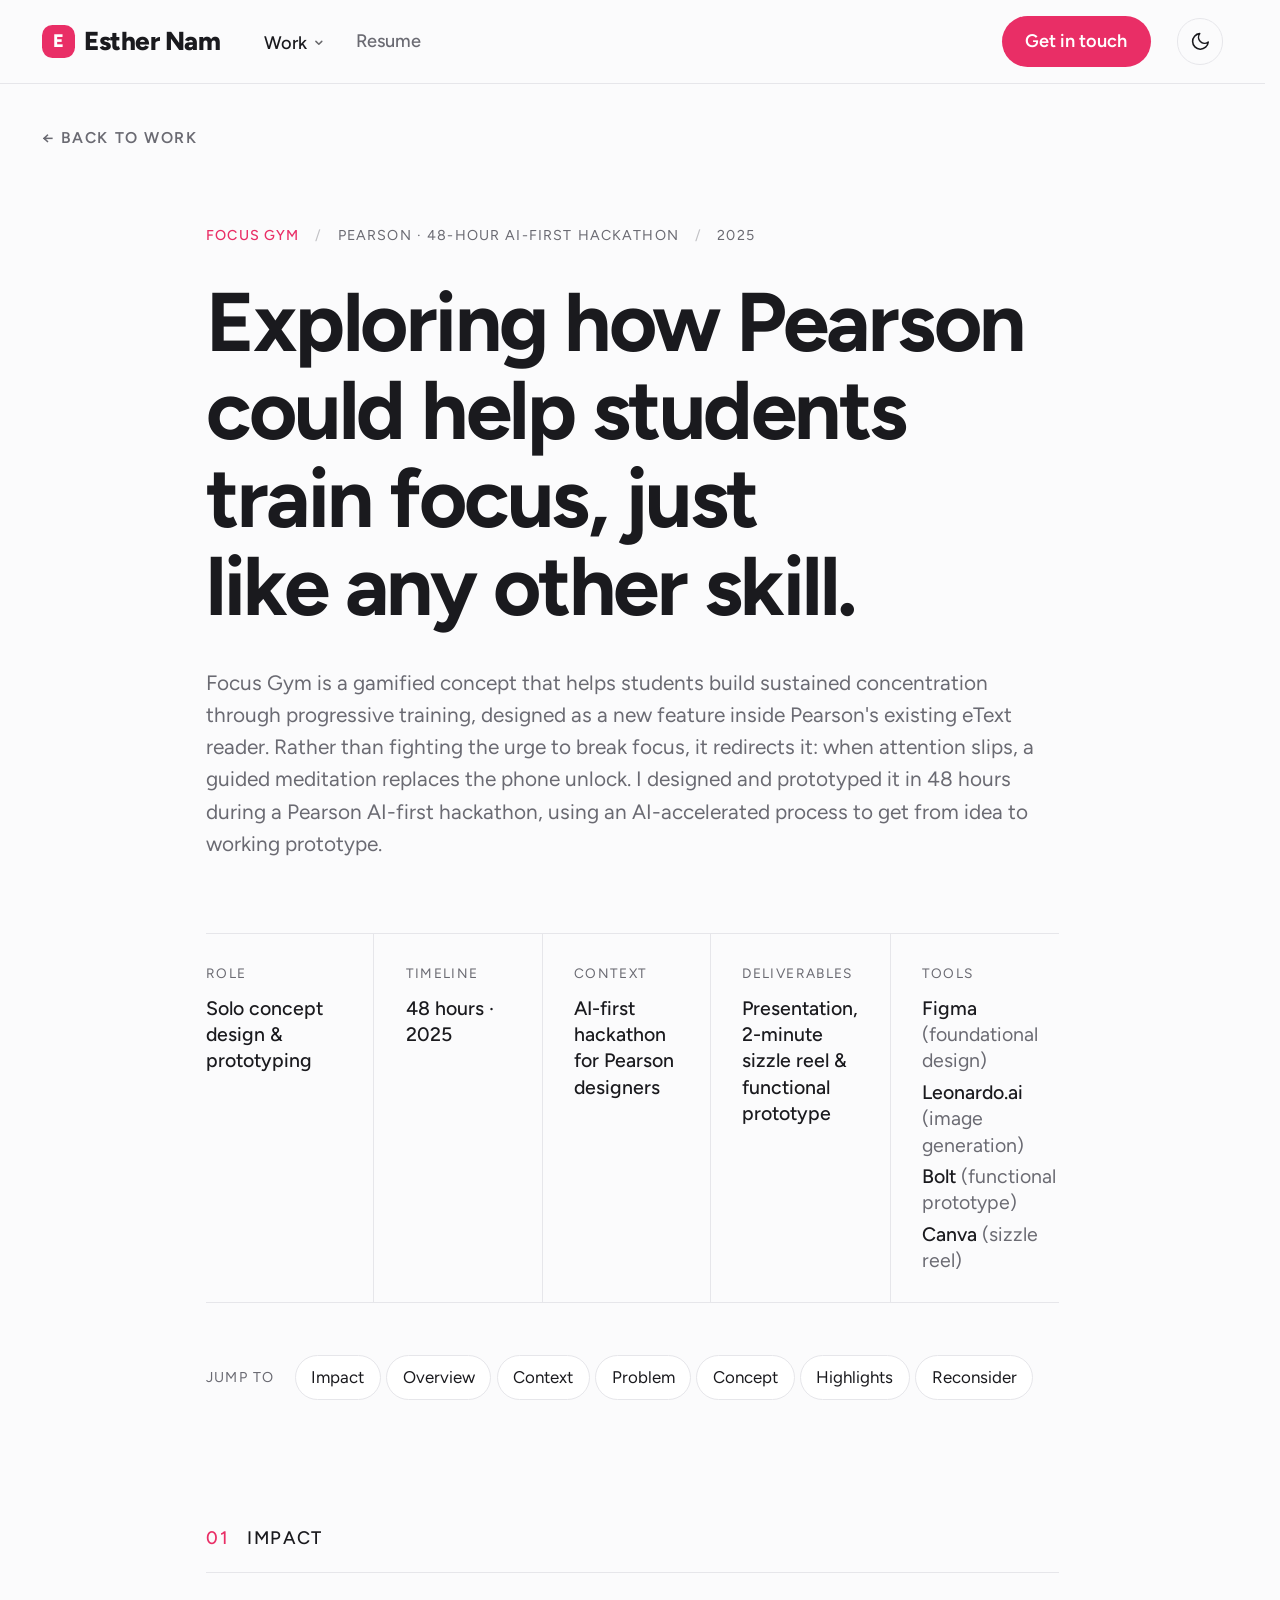
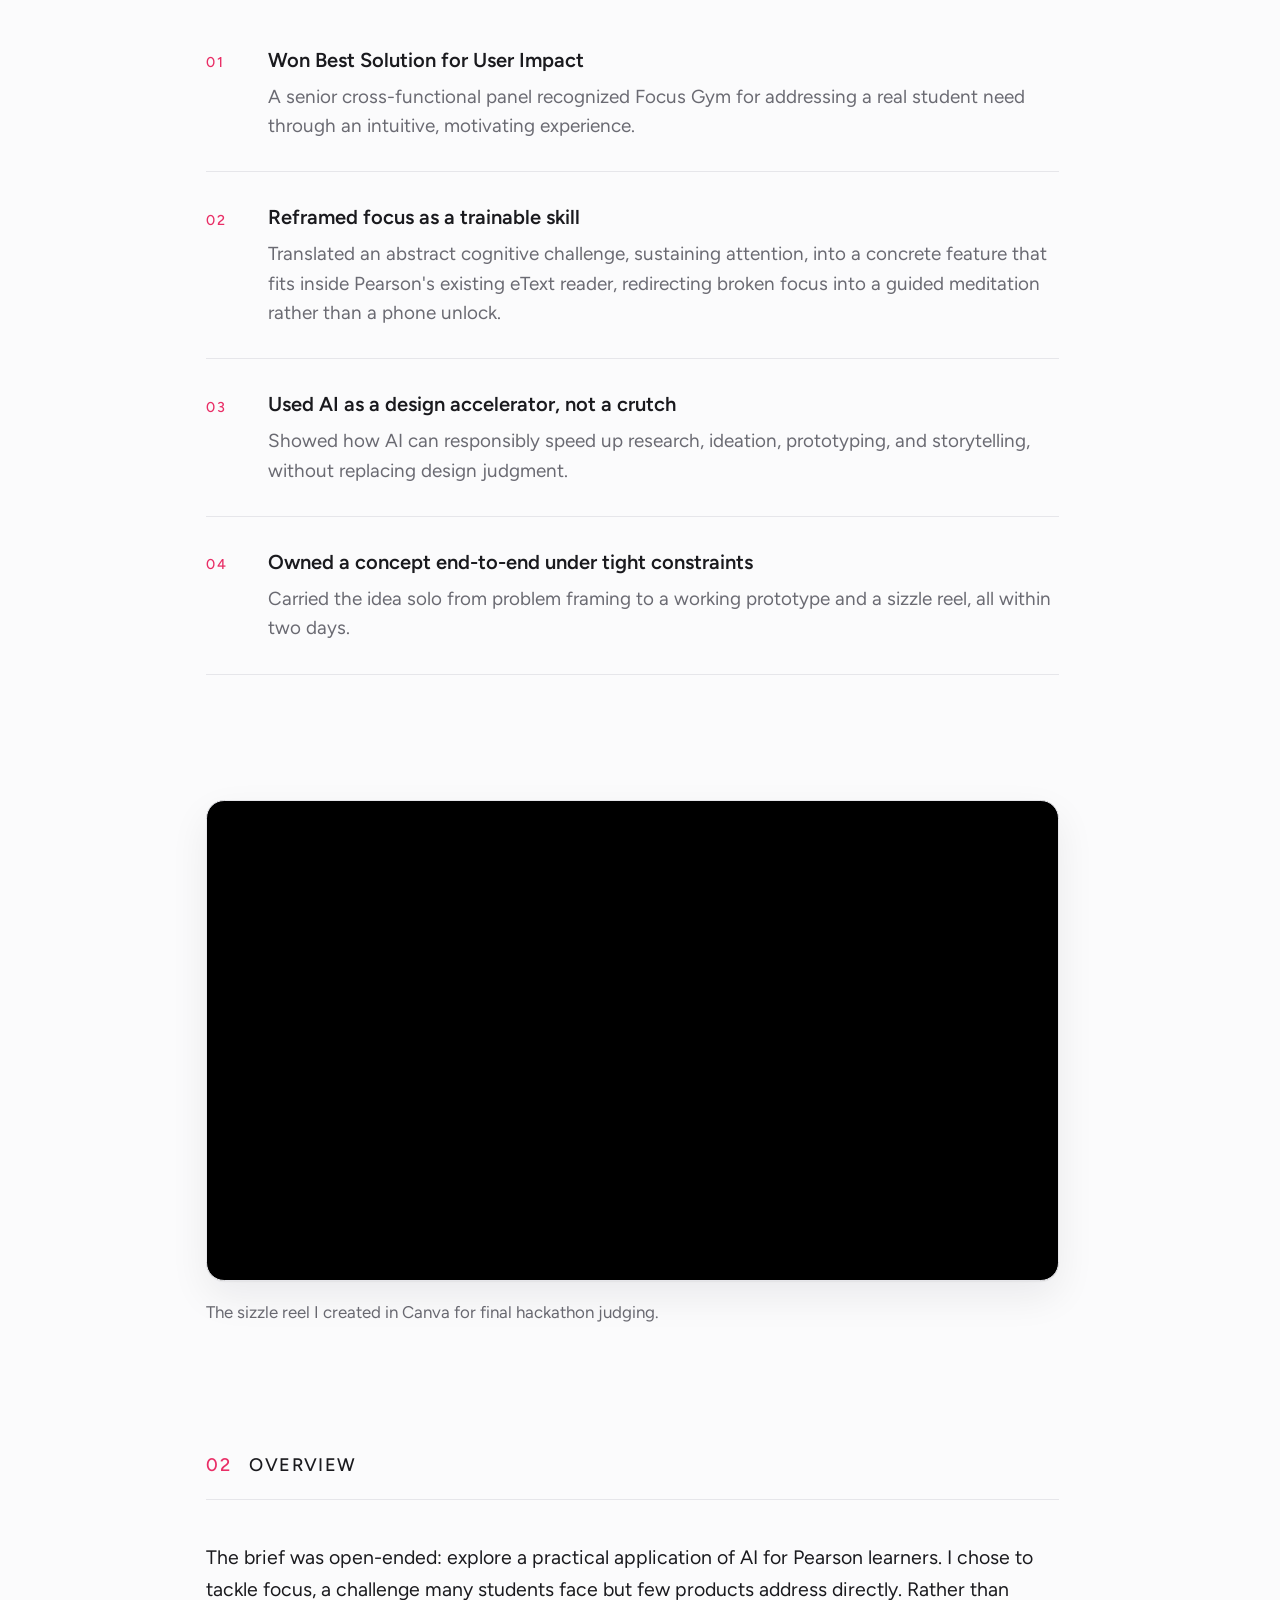
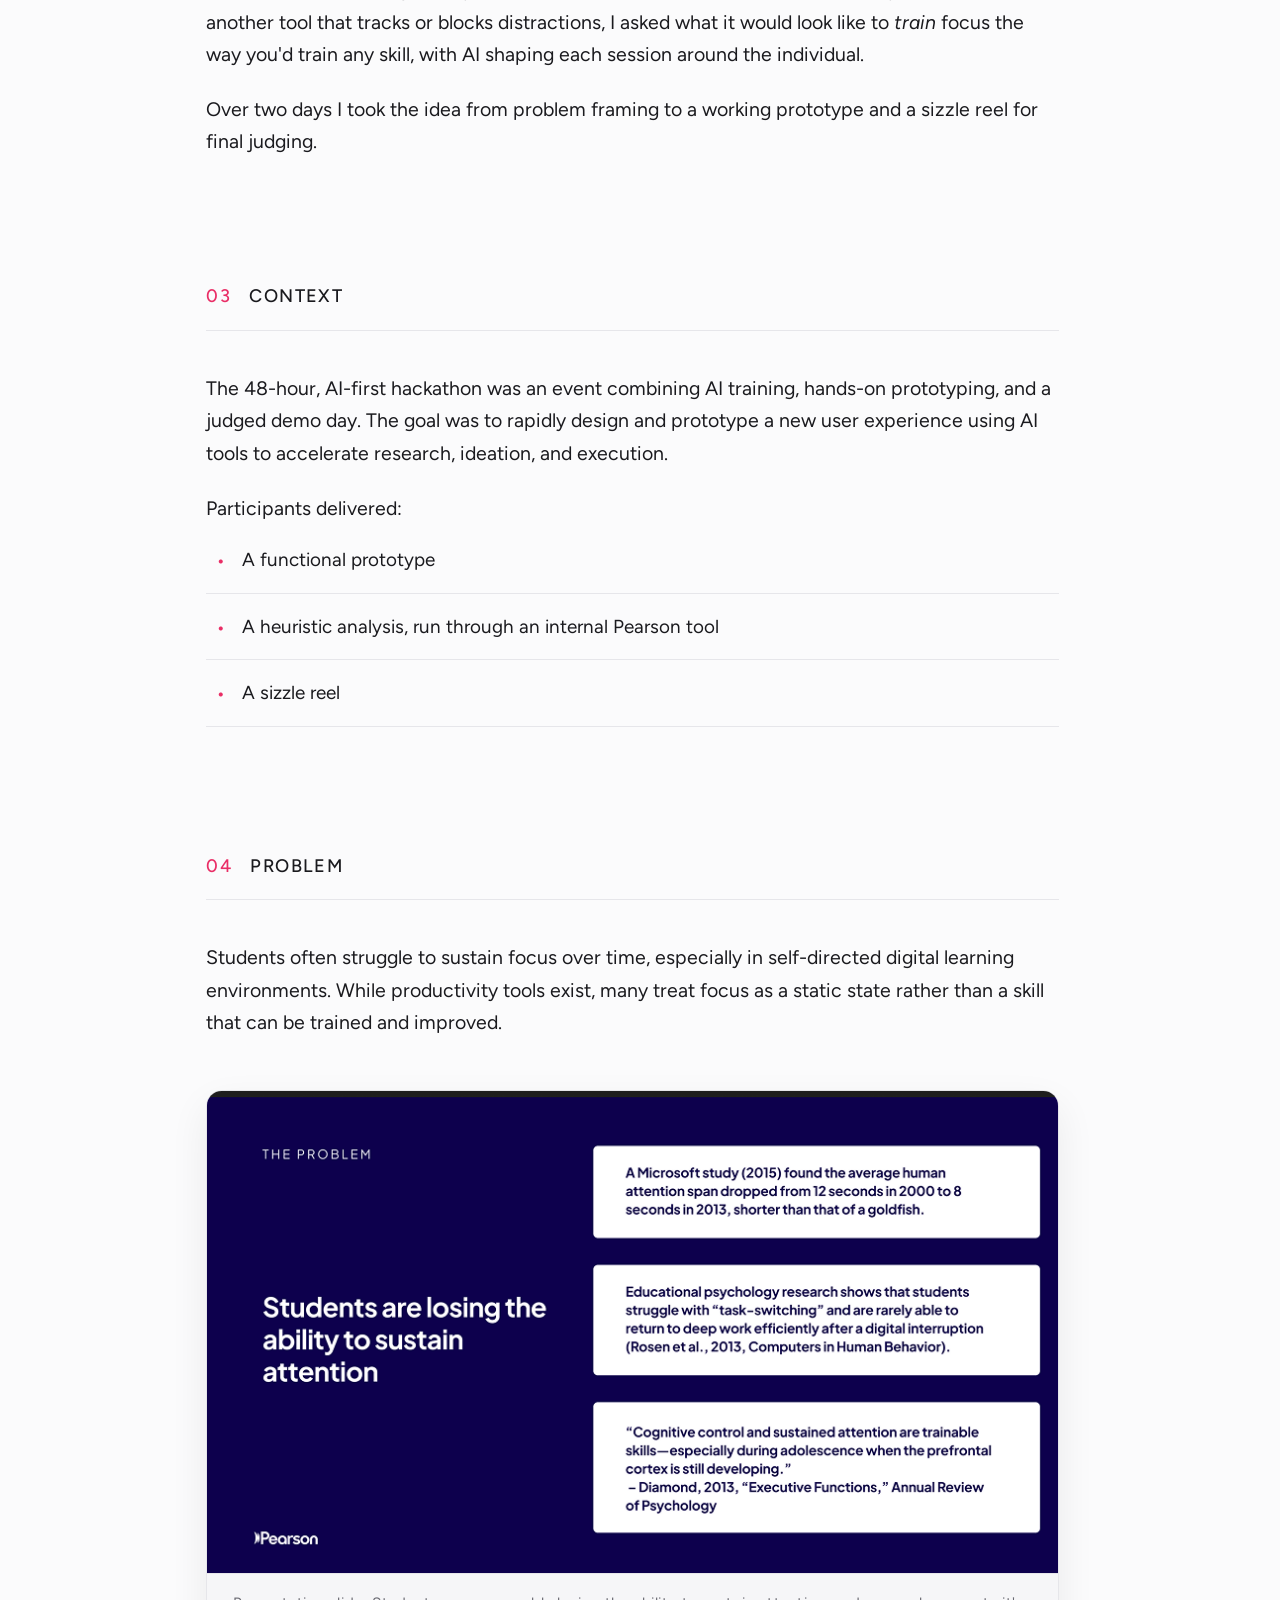
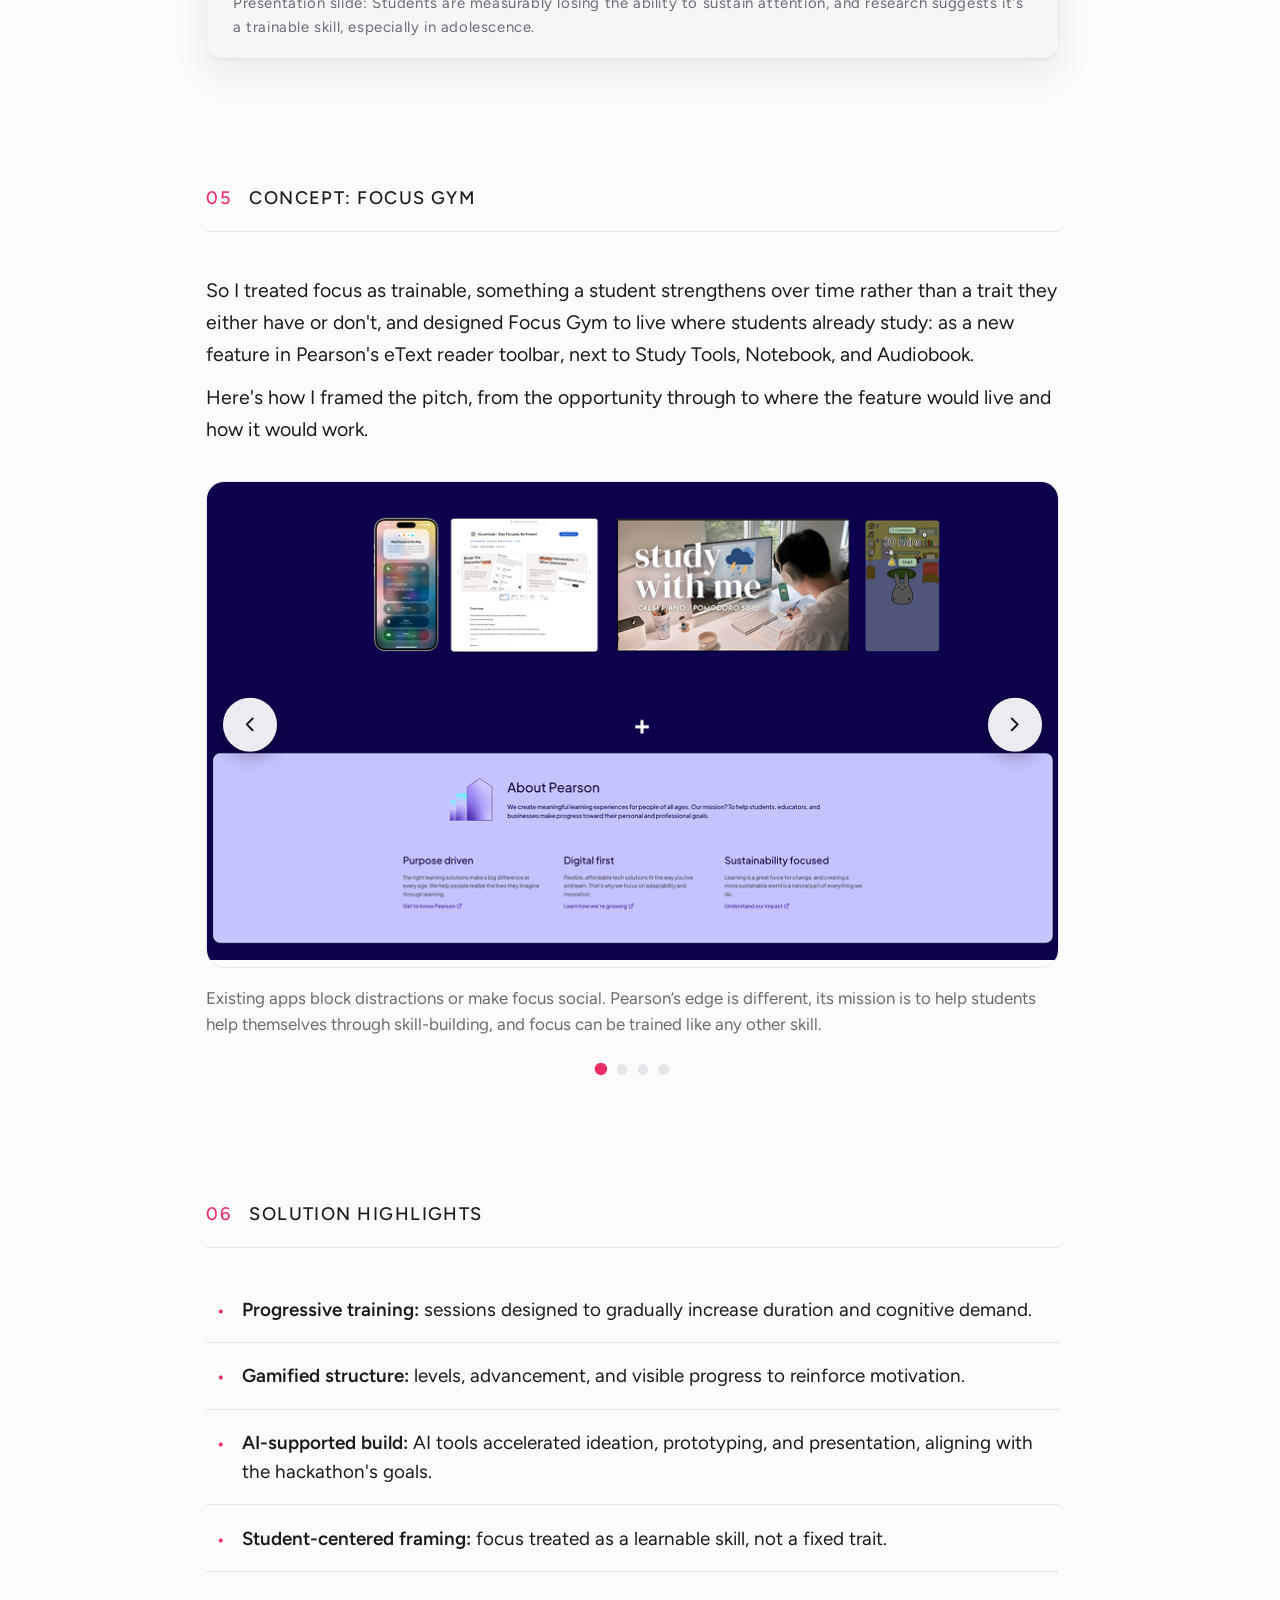
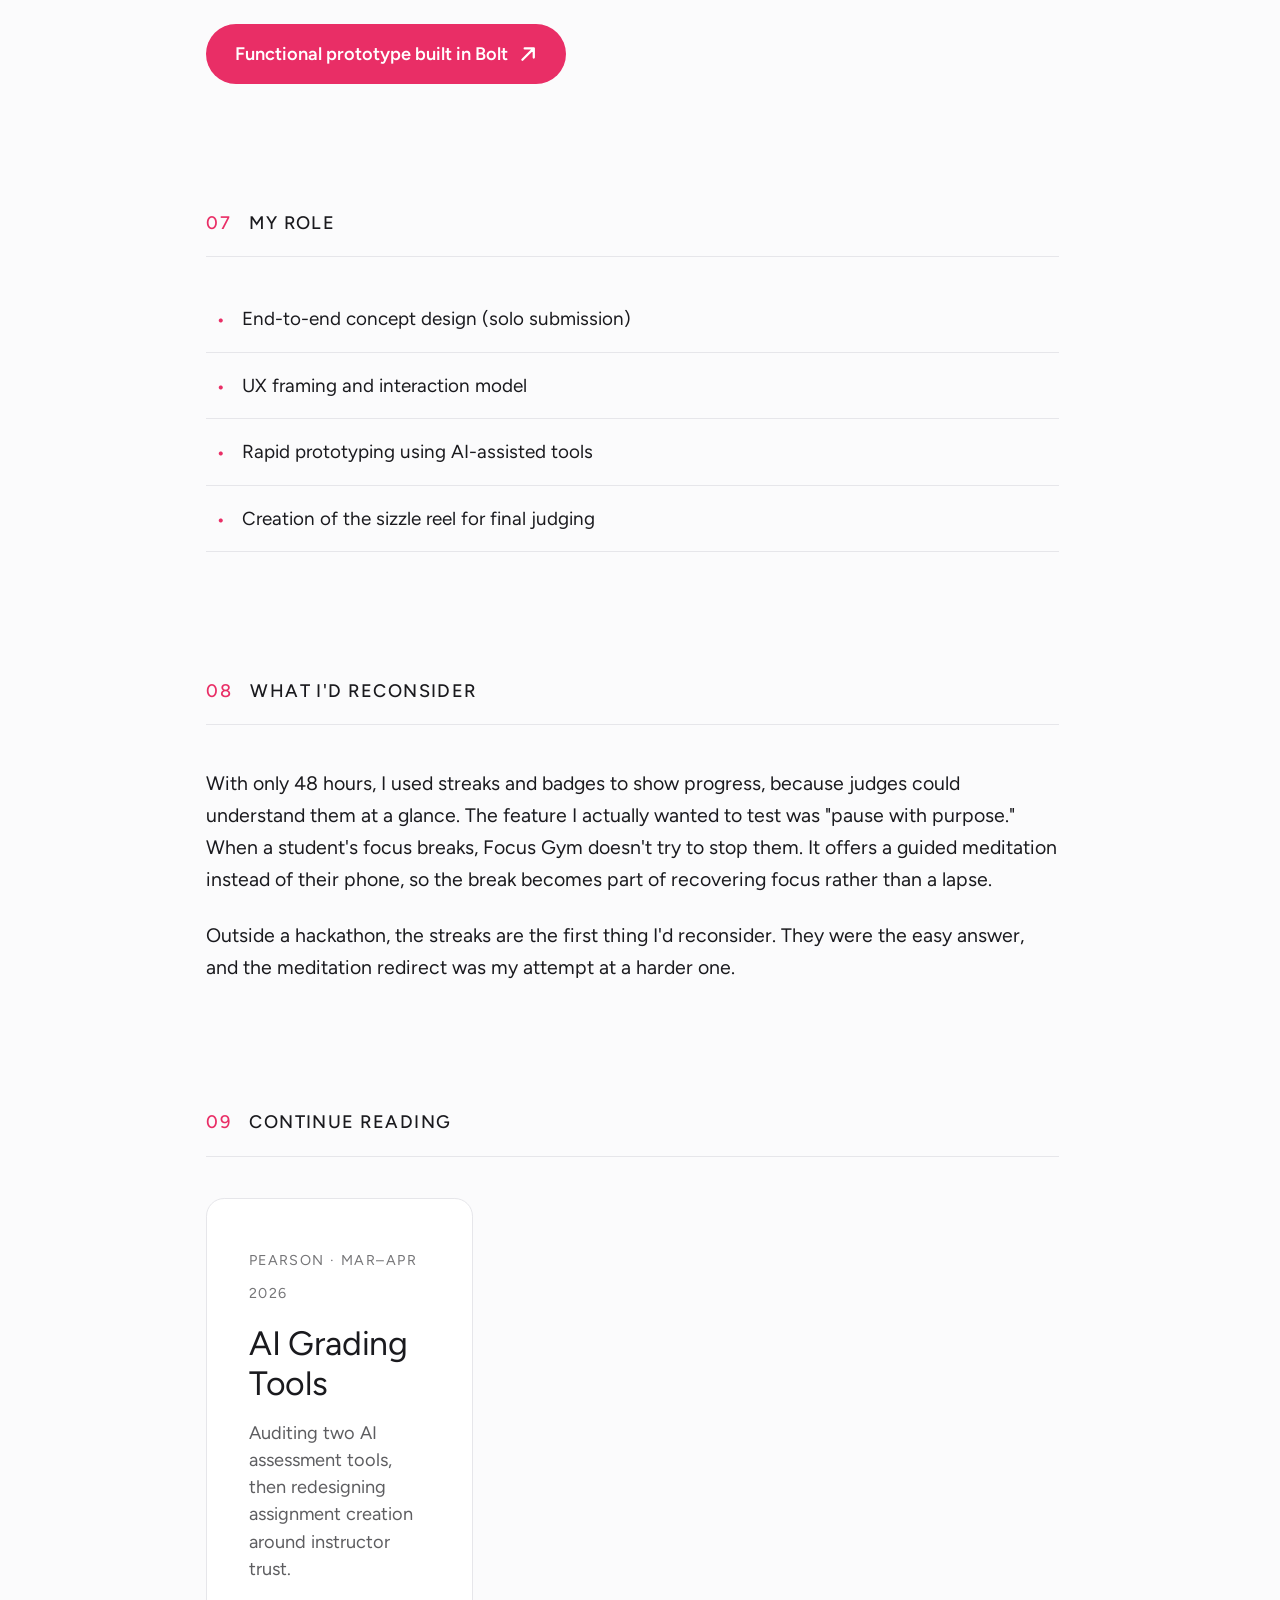
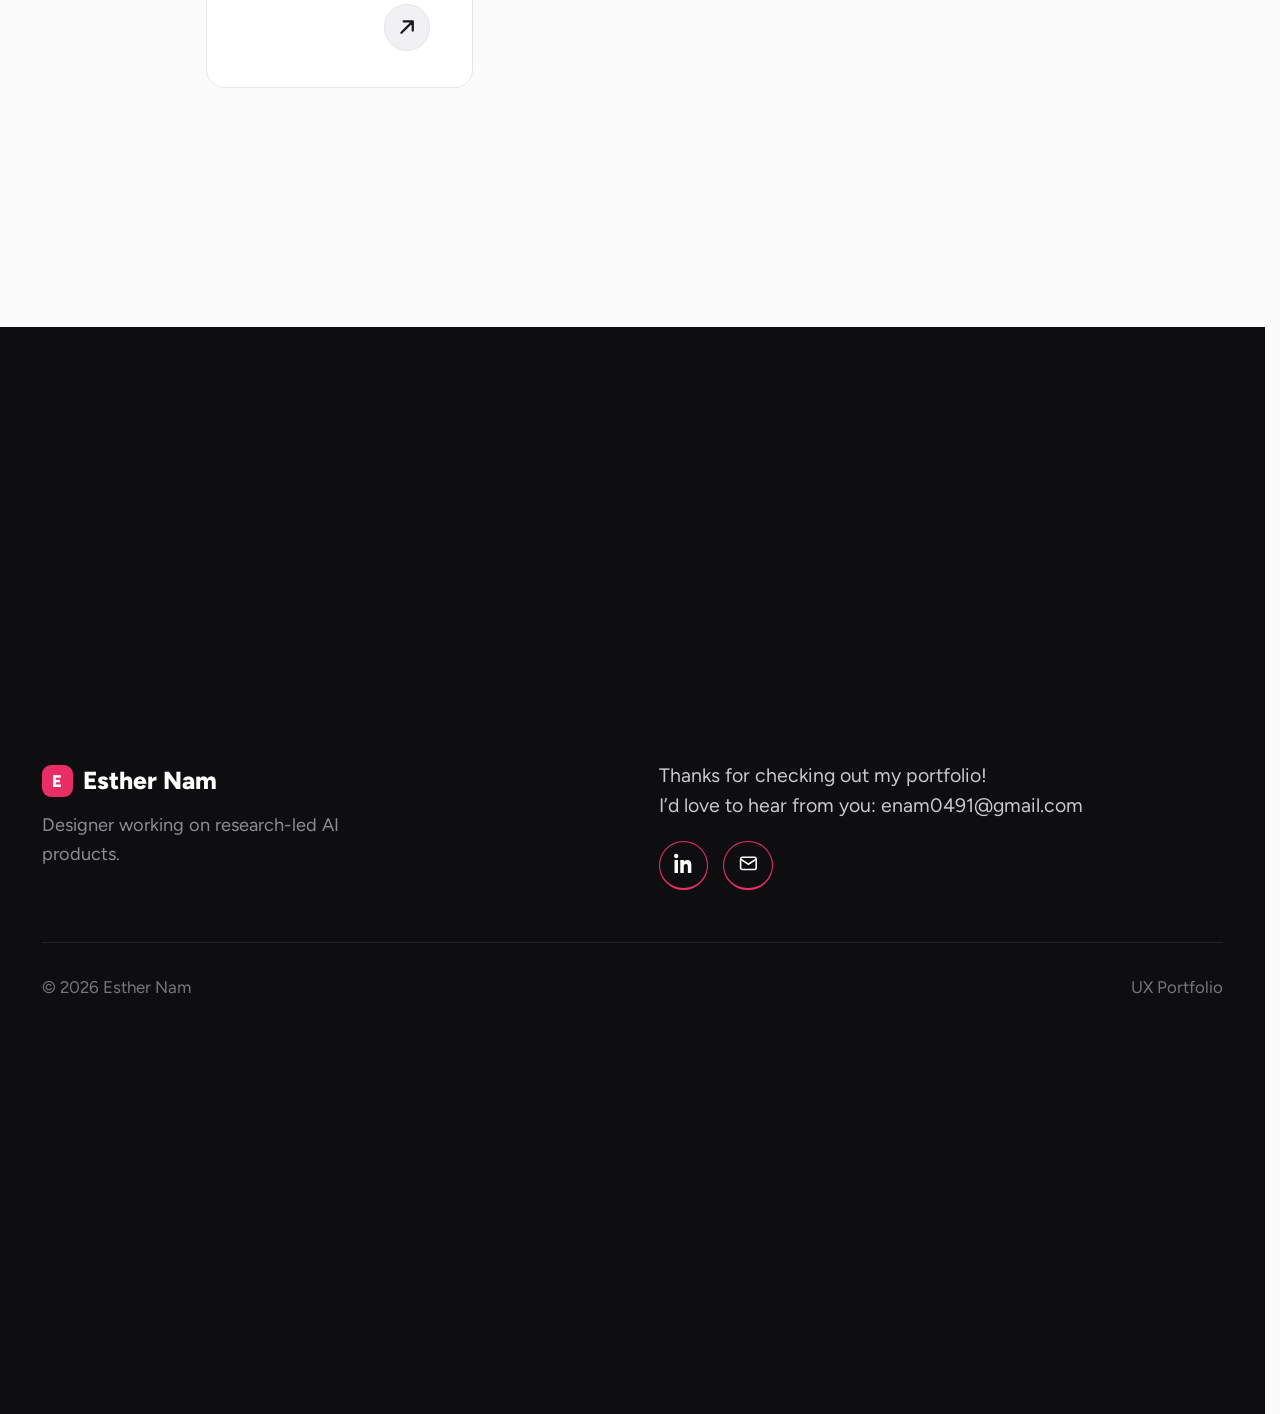
<file: focus-gym.html>
<!DOCTYPE html>
<html lang="en">
<head>
<!-- Google tag (gtag.js) -->
<script async src="https://www.googletagmanager.com/gtag/js?id=G-MR0TVY28CQ"></script>
<script>
  window.dataLayer = window.dataLayer || [];
  function gtag(){dataLayer.push(arguments);}
  gtag('js', new Date());

  gtag('config', 'G-MR0TVY28CQ');
</script>
<meta charset="utf-8" />
<link rel="icon" href="favicon.svg" type="image/svg+xml" />
<link rel="apple-touch-icon" href="favicon.svg" />
<meta name="viewport" content="width=device-width, initial-scale=1" />
<title>Focus Gym · Esther Nam</title>
<link rel="preconnect" href="https://fonts.googleapis.com" />
<link rel="preconnect" href="https://fonts.gstatic.com" crossorigin />
<link href="https://fonts.googleapis.com/css2?family=Figtree:wght@400;500;600;700;800&display=swap" rel="stylesheet" />
<style>
  * { box-sizing: border-box; margin: 0; padding: 0; }
  html { scroll-behavior: smooth; scroll-padding-top: 96px; scrollbar-gutter: stable; }
  body {
    font-family: "Figtree", -apple-system, BlinkMacSystemFont, system-ui, sans-serif;
    font-size: 16px; line-height: 1.6;
    background: var(--bg); color: var(--ink);
    -webkit-font-smoothing: antialiased;
    transition: background-color 0.25s ease, color 0.25s ease;
    max-width: 100%;
  }
  img { max-width: 100%; }

  /* ─────────── Palette systems (identical to UX Audit Case Study) ─────────── */
  body[data-theme="blue"] {
    --bg: #FBFBFC;
    --ink: #1A1A1E;
    --muted: #6A6A72;
    --line: #E6E6EA;
    --line-soft: #F0F0F2;
    --accent: #E92E66;
    --accent-deep: #B11248;
    --accent-soft: #FCE7EE;
    --card-bg: #FFFFFF;
    --card-bg-soft: #F6F6F8;
    --card-ink: #1A1A1E;
    --card-line: #E6E6EA;
    --pill-bg: #FFFFFF;
    --hero-tint: #F7F4F6;
    --highlight: #FBF1DA;
    --shadow: 0 1px 0 rgba(0,0,0,0.04), 0 12px 30px rgba(20, 20, 30, 0.07);
  }
  body[data-theme="graphite"] {
    --bg: #0B0B0F;
    --ink: #E8E8EE;
    --muted: #8D8D95;
    --line: #2A2A33;
    --line-soft: #1E1E26;
    --accent: #FF6492;
    --accent-deep: #FF8DAE;
    --accent-soft: rgba(255,100,146,0.16);
    --card-bg: #F8F8FA;
    --card-bg-soft: #1E1E26;
    --card-ink: #0E0E10;
    --card-line: #E0E0E5;
    --pill-bg: #1E1E26;
    --hero-tint: #1A1A22;
    --shadow: 0 1px 0 rgba(255,255,255,0.04), 0 12px 30px rgba(0, 0, 0, 0.4);
  }

  /* ─────────── Site nav ─────────── */
  .site-nav {
    max-width: 1080px; margin: 0 auto;
    padding: 32px 32px 0;
    display: flex; align-items: center; justify-content: space-between;
  }
  .wordmark {
    font-family: "Figtree", sans-serif;
    font-size: 22px; color: var(--ink); text-decoration: none;
    letter-spacing: -0.01em;
  }
  .wordmark .dot { color: var(--accent); }
  .site-nav nav { display: flex; gap: 28px; align-items: center; }
  .site-nav nav a {
    font-size: 13px; color: var(--muted); text-decoration: none;
    transition: color 0.2s; font-family: "Figtree", sans-serif;
  }
  .site-nav nav a:hover { color: var(--ink); }
  .site-nav nav a.current { color: var(--ink); font-weight: 500; }

  .theme-toggle {
    display: inline-grid; place-items: center;
    width: 32px; height: 32px; border-radius: 999px;
    margin-left: 8px;
    background: transparent; border: 1px solid var(--line);
    color: var(--ink); cursor: pointer;
    transition: border-color 0.15s, transform 0.15s;
  }
  .theme-toggle:hover { border-color: var(--ink); transform: scale(1.04); }
  .theme-toggle svg { width: 14px; height: 14px; }
  .theme-toggle .icon-sun, .theme-toggle .icon-moon { display: none; }
  body[data-theme="blue"] .theme-toggle .icon-moon { display: block; }
  body[data-theme="graphite"] .theme-toggle .icon-sun { display: block; }

  /* ─────────── Persistent top nav (identical across all pages) ─────────── */
  .topbar { position: sticky; top: 0; z-index: 50; background: color-mix(in srgb, var(--bg) 88%, transparent); backdrop-filter: saturate(140%) blur(10px); border-bottom: 1px solid var(--line); }
  .topbar .inner { max-width: 1080px; margin: 0 auto; padding: 0 32px; height: 64px; display: flex; align-items: center; gap: 20px; }
  .brand { font-weight: 800; font-size: 20px; letter-spacing: -0.02em; text-decoration: none; color: var(--ink); display: flex; align-items: center; gap: 7px; }
  .brand .mk { width: 26px; height: 26px; border-radius: 8px; background: var(--accent); color: #fff; display: grid; place-items: center; font-size: 14px; font-weight: 800; }
  .topbar nav { display: flex; align-items: center; gap: 24px; margin-left: 14px; }
  .topbar nav a { text-decoration: none; color: var(--muted); font-size: 14px; font-weight: 500; line-height: 1; transition: color 0.18s; }
  .topbar nav a:hover, .topbar nav a.active { color: var(--ink); }
  .nav-work { position: relative; }
  .nav-work > a { display: inline-flex; align-items: center; gap: 4px; }
  .nav-work .caret { width: 9px; height: 9px; opacity: 0.65; transition: transform 0.18s; }
  .nav-work:hover .caret { transform: rotate(180deg); }
  .nav-work::after { content: ""; position: absolute; top: 100%; left: -14px; right: -14px; height: 14px; }
  .work-menu { position: absolute; top: calc(100% + 12px); left: 50%; transform: translateX(-50%) translateY(-4px); min-width: 240px; background: var(--bg); border: 1px solid var(--line); border-radius: 12px; box-shadow: 0 18px 44px -18px rgba(0,0,0,0.30); padding: 7px; opacity: 0; visibility: hidden; transition: opacity 0.16s ease, transform 0.16s ease; z-index: 80; }
  .nav-work:hover .work-menu { opacity: 1; visibility: visible; transform: translateX(-50%) translateY(0); }
  .topbar .work-menu a { display: block; padding: 9px 12px; border-radius: 8px; color: var(--ink); font-size: 13.5px; font-weight: 600; white-space: nowrap; }
  .topbar .work-menu a small { display: block; color: var(--muted); font-size: 11.5px; font-weight: 400; margin-top: 1px; }
  .topbar .work-menu a:hover { background: var(--field); color: var(--ink); }
  .topbar .spacer { flex: 1; }
  .topbar .btn-primary { background: var(--accent); color: #fff; border: 0; padding: 9px 18px; border-radius: 999px; font: inherit; font-weight: 600; font-size: 14px; line-height: 1.5; cursor: pointer; text-decoration: none; white-space: nowrap; transition: filter 0.18s, transform 0.15s; }
  .topbar .btn-primary:hover { filter: brightness(1.06); transform: translateY(-1px); }
  .topbar .theme-toggle { margin-left: 0; }

  .back-link {
    max-width: 1080px; margin: 0 auto;
    padding: 32px 32px 0;
    display: block; font-size: 12px; font-weight: 600; color: var(--muted);
    text-decoration: none; font-family: "Figtree", sans-serif;
    letter-spacing: 0.1em; text-transform: uppercase;
  }
  .back-link:hover { color: var(--accent); }

  /* ─────────── Case study layout ─────────── */
  .case-study {
    max-width: 720px; margin: 0 auto;
    padding: 0 32px 120px;
  }
  .meta-strip {
    margin-top: 56px;
    display: flex; align-items: center; gap: 12px; flex-wrap: wrap;
    font-family: "Figtree", sans-serif;
    font-size: 11px; letter-spacing: 0.08em; text-transform: uppercase;
    color: var(--muted);
  }
  .meta-strip .tag { color: var(--accent); font-weight: 500; }
  .meta-strip .sep { opacity: 0.4; }

  .case-title {
    font-family: "Figtree", sans-serif;
    font-weight: 400;
    font-size: clamp(40px, 5.5vw, 64px);
    line-height: 1.06;
    letter-spacing: -0.015em;
    margin-top: 24px;
    max-width: 22ch;
    color: var(--ink);
    text-wrap: balance;
  }
  .case-title em { font-style: normal; color: inherit; }

  .case-deck {
    margin-top: 28px;
    max-width: none;
    font-size: 16px; line-height: 1.55; color: var(--muted);
  }

  /* Sizzle reel */
  .reel { margin: 56px 0 0; }

  /* Concept carousel */
  .carousel { margin-top: 28px; }
  .carousel-viewport { position: relative; overflow: hidden; border-radius: 14px; border: 1px solid var(--card-line); background: var(--field); }
  .carousel-track { display: flex; transition: transform 0.4s cubic-bezier(0.4,0,0.2,1); }
  .carousel-slide { min-width: 100%; }
  .carousel-slide img { width: 100%; height: auto; display: block; }
  .carousel-side { position: absolute; top: 50%; transform: translateY(-50%); width: 42px; height: 42px; border-radius: 999px; border: 1px solid rgba(255,255,255,0.5); background: rgba(255,255,255,0.92); color: #14141a; display: grid; place-items: center; cursor: pointer; z-index: 3; transition: background 0.18s, border-color 0.18s, color 0.18s; box-shadow: 0 4px 14px rgba(0,0,0,0.28); }
  .carousel-side:hover { background: var(--accent); border-color: var(--accent); color: #fff; }
  .carousel-side svg { width: 18px; height: 18px; }
  .carousel-side.prev { left: 12px; }
  .carousel-side.next { right: 12px; }
  .carousel-cap { min-height: 46px; margin-top: 14px; font-size: 13px; line-height: 1.5; color: var(--muted); font-family: "Figtree", sans-serif; }
  .carousel-cap a { color: var(--accent); text-decoration: none; border-bottom: 1px solid currentColor; }
  .carousel-controls { display: flex; align-items: center; justify-content: center; margin-top: 14px; }
  .carousel-dots { display: flex; gap: 8px; }
  .carousel-dots button { width: 8px; height: 8px; border-radius: 999px; border: 0; padding: 0; background: var(--card-line); cursor: pointer; transition: background 0.2s, transform 0.2s; }
  .carousel-dots button.active { background: var(--accent); transform: scale(1.25); }
  .carousel-counter { font-size: 12.5px; color: var(--muted); font-family: "Figtree", sans-serif; font-variant-numeric: tabular-nums; }
  @media (max-width: 560px) { .carousel-side { width: 34px; height: 34px; } .carousel-side.prev { left: 6px; } .carousel-side.next { right: 6px; } }
  .reel-frame { position: relative; padding-top: 56.25%; border-radius: 14px; overflow: hidden; background: #000; box-shadow: var(--shadow); border: 1px solid var(--card-line); }
  .reel-frame iframe { position: absolute; inset: 0; width: 100%; height: 100%; border: 0; }
  .reel figcaption { margin-top: 14px; font-size: 13px; color: var(--muted); font-family: "Figtree", sans-serif; }
  /* Prototype link button */
  .proto-link { display: inline-flex; align-items: center; gap: 9px; margin-top: 28px; padding: 12px 22px; border-radius: 999px; background: var(--accent); color: #fff; text-decoration: none; font-weight: 600; font-size: 14px; transition: filter 0.18s, transform 0.15s; }
  .proto-link:hover { filter: brightness(1.06); transform: translateY(-1px); }
  .proto-link svg { width: 14px; height: 14px; }

  .tools-list { display: flex; flex-direction: column; gap: 4px; }
  .tools-list em { font-style: normal; color: var(--muted); font-weight: 400; }

  /* Hero meta grid */
  .hero-meta {
    margin-top: 56px;
    border-top: 1px solid var(--line);
    border-bottom: 1px solid var(--line);
    display: grid; grid-template-columns: repeat(4, 1fr);
  }
  .meta-cell {
    padding: 22px 24px;
    display: flex; flex-direction: column; gap: 8px;
    border-right: 1px solid var(--line);
  }
  .meta-cell:first-child { padding-left: 0; }
  .meta-cell:last-child { border-right: 0; padding-right: 0; }
  .meta-cell .k {
    font-family: "Figtree", sans-serif;
    font-size: 10.5px; letter-spacing: 0.1em; text-transform: uppercase;
    color: var(--muted);
  }
  .meta-cell .v {
    font-size: 15px; color: var(--ink); font-weight: 500;
    line-height: 1.35;
  }

  /* Jump nav */
  .jump {
    margin-top: 40px;
    display: flex; flex-wrap: wrap; gap: 8px 4px;
    align-items: center;
  }
  .jump-label {
    font-family: "Figtree", sans-serif;
    font-size: 11px; letter-spacing: 0.08em; text-transform: uppercase;
    color: var(--muted); margin-right: 12px;
  }
  .jump a {
    font-size: 13px; color: var(--ink); text-decoration: none;
    padding: 6px 12px; border-radius: 999px;
    border: 1px solid var(--line);
    transition: background-color 0.2s, border-color 0.2s, color 0.2s;
    background: var(--pill-bg);
  }
  .jump a:hover { border-color: var(--accent); color: var(--accent); }

  /* ─────────── Sections ─────────── */
  section { margin-top: 96px; scroll-margin-top: 100px; }
  .section-head {
    display: flex; align-items: baseline; gap: 16px;
    margin-bottom: 32px;
    padding-bottom: 14px;
    border-bottom: 1px solid var(--line);
  }
  .section-eyebrow {
    font-family: "Figtree", sans-serif;
    font-size: 14px; letter-spacing: 0.08em; text-transform: uppercase;
    color: var(--ink); font-weight: 500; flex-shrink: 0;
  }
  .section-eyebrow .num { color: var(--accent); margin-right: 14px; }
  h2.section-title {
    font-family: "Figtree", sans-serif;
    font-weight: 400;
    font-size: clamp(28px, 3.4vw, 40px);
    line-height: 1.15;
    letter-spacing: -0.01em;
    color: var(--ink);
    max-width: 22ch;
    text-wrap: balance;
  }
  h2.section-title em { font-style: normal; color: inherit; }

  .prose { max-width: none; font-size: 15px; line-height: 1.65; color: var(--ink); }
  .prose p + p { margin-top: 18px; }
  .prose strong { font-weight: 600; }

  ul.clean { list-style: none; padding: 0; margin: 12px 0; max-width: none; }
  ul.clean li {
    padding: 14px 0 14px 28px; border-top: 1px solid var(--line);
    position: relative; font-size: 14.5px; line-height: 1.55;
  }
  ul.clean li:last-child { border-bottom: 1px solid var(--line); }
  ul.clean li::before {
    content: "•"; position: absolute; left: 8px; top: 14px;
    color: var(--accent); font-size: 15px; line-height: 1.55;
  }
  ul.clean li strong { font-weight: 600; }
  /* Indented bullet list inside prose */
  .prose ul.bullets {
    list-style: disc; margin: 14px 0 0; padding-left: 24px; max-width: none;
  }
  .prose ul.bullets li {
    font-size: 14.5px; line-height: 1.6; color: var(--ink);
    margin-bottom: 8px; padding-left: 4px;
  }
  .prose ul.bullets li::marker { color: var(--accent); }
  /* Clean lists: drop the first item's top border so it never doubles the section divider above it */
  ul.clean li:first-child { border-top: 0; padding-top: 4px; }
  ul.clean li:first-child::before { top: 4px; }

  /* Impact list, identical to audit */
  .impact-list {
    margin-top: 8px;
    display: flex; flex-direction: column;
  }
  .impact-list li {
    list-style: none;
    padding: 24px 0;
    border-bottom: 1px solid var(--line);
    display: flex; gap: 24px; align-items: flex-start;
  }
  .impact-list li:first-child { padding-top: 8px; }
  .impact-list .imp-num {
    font-family: "Figtree", sans-serif;
    font-size: 11px; letter-spacing: 0.1em;
    color: var(--accent); font-weight: 500;
    padding-top: 4px; flex-shrink: 0; min-width: 24px;
  }
  .impact-list .imp-body { flex: 1; }
  .impact-list h4 { font-size: 15.5px; font-weight: 600; color: var(--ink); margin-bottom: 6px; line-height: 1.4; }
  .impact-list p { font-size: 14.5px; color: var(--muted); line-height: 1.55; }

  /* Figures */
  figure.real {
    margin-top: 40px;
    background: transparent; padding: 0; overflow: hidden;
    border: 1px solid var(--card-line);
    box-shadow: var(--shadow);
    border-radius: 12px;
  }
  body[data-theme="graphite"] figure.real { border-color: var(--line); }
  figure.real img { display: block; width: 100%; height: auto; cursor: zoom-in; }

  /* Lightbox */
  .lightbox {
    position: fixed; inset: 0; z-index: 1000;
    display: none; align-items: center; justify-content: center;
    background: rgba(8, 12, 28, 0.86);
    padding: 32px;
    cursor: zoom-out;
    opacity: 0; transition: opacity 0.2s ease;
  }
  .lightbox.open { display: flex; opacity: 1; }
  .lightbox img {
    max-width: 96vw; max-height: 92vh;
    width: auto; height: auto;
    border-radius: 8px;
    box-shadow: 0 24px 80px rgba(0,0,0,0.5);
    cursor: default;
  }
  .lightbox .lb-close {
    position: absolute; top: 20px; right: 24px;
    width: 40px; height: 40px; border-radius: 999px;
    border: 1px solid rgba(255,255,255,0.25);
    background: rgba(255,255,255,0.08);
    color: #fff; font-size: 20px; line-height: 1;
    display: grid; place-items: center; cursor: pointer;
    transition: background 0.18s;
  }
  .lightbox .lb-close:hover { background: rgba(255,255,255,0.18); }
  .lightbox .lb-hint {
    position: absolute; bottom: 24px; left: 0; right: 0;
    text-align: center; color: rgba(255,255,255,0.5);
    font-family: "Figtree", sans-serif; font-size: 11px; letter-spacing: 0.08em;
  }
  @media (prefers-reduced-motion: reduce) { .lightbox { transition: none; } }
  figure.real figcaption {
    margin: 0; padding: 14px 20px;
    background: var(--card-bg-soft);
    border-top: 1px solid var(--card-line);
    color: var(--muted);
    font-family: "Figtree", sans-serif;
    font-size: 11.5px; letter-spacing: 0.04em;
  }
  body[data-theme="graphite"] figure.real figcaption { border-color: var(--line); }

  /* Pull quote */
  .pullquote {
    margin: 56px 0;
    max-width: 32ch;
    font-family: "Figtree", sans-serif;
    font-weight: 400; font-style: italic;
    font-size: clamp(22px, 2.6vw, 30px); line-height: 1.3;
    color: var(--accent);
    letter-spacing: -0.005em;
    padding-left: 32px;
    border-left: 3px solid var(--accent);
    text-wrap: balance;
  }

  /* Insight callout (the audit's pattern) */
  .insight {
    margin-top: 56px;
    display: grid; grid-template-columns: 80px 1fr;
    gap: 32px; padding-bottom: 56px;
    border-bottom: 1px solid var(--line);
  }
  .insight:last-of-type { border-bottom: 0; padding-bottom: 0; }
  .insight .ins-num {
    font-family: "Figtree", sans-serif;
    font-size: 48px; font-weight: 300; line-height: 1;
    color: var(--accent);
  }
  .insight .ins-body { max-width: none; }
  .insight h3 {
    font-family: "Figtree", sans-serif;
    font-weight: 400; font-size: 26px; line-height: 1.2;
    color: var(--ink); margin-bottom: 16px; letter-spacing: -0.005em;
  }
  .insight h3 em { font-style: normal; color: inherit; }
  .insight p { font-size: 14.5px; line-height: 1.65; color: var(--ink); }
  .insight p + p { margin-top: 14px; }
  .insight .ins-pill {
    display: inline-block;
    font-family: "Figtree", sans-serif;
    font-size: 11px; letter-spacing: 0.06em; text-transform: uppercase;
    color: var(--accent);
    padding: 4px 10px; border-radius: 4px;
    background: var(--accent-soft);
    margin-bottom: 14px;
  }

  /* Chrome changes — three small panels */
  .chrome-grid {
    margin-top: 24px;
    display: flex; flex-direction: column;
    gap: 14px;
  }
  .chrome-card {
    padding: 24px 22px;
    background: var(--card-bg-soft);
    border: 1px solid var(--card-line);
    border-radius: 12px;
  }
  body[data-theme="graphite"] .chrome-card { border-color: var(--line); color: var(--ink); }
  .chrome-card .ck-num {
    font-family: "Figtree", sans-serif;
    font-size: 10.5px; letter-spacing: 0.1em;
    color: var(--accent); font-weight: 500; margin-bottom: 12px;
  }
  .chrome-card h4 {
    font-family: "Figtree", sans-serif;
    font-size: 14.5px; font-weight: 600; line-height: 1.3;
    color: var(--card-ink); margin-bottom: 8px;
    letter-spacing: -0.005em;
  }
  body[data-theme="graphite"] .chrome-card h4 { color: var(--ink); }
  .chrome-card p {
    font-size: 13.5px; line-height: 1.55;
    color: var(--card-ink); opacity: 0.75;
  }
  body[data-theme="graphite"] .chrome-card p { color: var(--ink); opacity: 0.75; }

  /* Step blocks */
  .step { margin: 48px 0; padding-top: 28px; border-top: 1px dashed var(--line); }
  .step:first-of-type { border-top: 0; padding-top: 0; }
  .step-num {
    font-family: "Figtree", sans-serif;
    font-size: 11px; letter-spacing: 0.16em; text-transform: uppercase;
    color: var(--accent); font-weight: 500; margin-bottom: 8px;
  }
  .step h3 {
    font-family: "Figtree", sans-serif; font-weight: 400;
    font-size: 26px; line-height: 1.2; letter-spacing: -0.005em;
    margin-bottom: 14px; color: var(--ink);
  }

  /* TBD placeholder */
  .tbd {
    border: 1px dashed var(--card-line); border-radius: 12px;
    padding: 22px 26px; color: var(--muted); font-size: 14px;
    font-family: "Figtree", sans-serif; letter-spacing: 0.02em;
    max-width: none;
  }
  body[data-theme="graphite"] .tbd { border-color: var(--line); }

  /* Next case card */
  .next-grid { margin-top: 24px; display: grid; grid-template-columns: repeat(3, 1fr); gap: 20px; }
  .next-card {
    display: block; padding: 32px;
    background: var(--card-bg); border-radius: 14px;
    text-decoration: none; color: var(--card-ink);
    transition: transform 0.2s;
    position: relative; overflow: hidden;
    min-height: 200px;
  }
  .next-card:hover { transform: translateY(-3px); }
  .next-card .nc-eyebrow {
    font-family: "Figtree", sans-serif;
    font-size: 11px; letter-spacing: 0.1em; text-transform: uppercase;
    color: var(--card-ink); opacity: 0.6;
  }
  .next-card h3 {
    font-family: "Figtree", sans-serif; font-weight: 400;
    font-size: 26px; line-height: 1.2; margin-top: 12px; margin-bottom: 12px;
    color: var(--card-ink); letter-spacing: -0.005em; max-width: 18ch;
  }
  .next-card p {
    font-size: 14px; line-height: 1.5;
    color: var(--card-ink); opacity: 0.7; max-width: 32ch;
  }
  .next-card .nc-arrow {
    position: absolute; bottom: 28px; right: 32px;
    width: 36px; height: 36px; border-radius: 999px;
    background: color-mix(in srgb, var(--card-ink) 7%, var(--card-bg));
    border: 1px solid var(--card-line); color: var(--card-ink);
    display: grid; place-items: center;
    transition: transform 0.2s, background-color 0.2s, color 0.2s, border-color 0.2s;
  }
  .next-card .nc-arrow svg { stroke: currentColor; }
  .next-card:hover .nc-arrow { background: var(--accent); border-color: var(--accent); color: #fff; transform: translate(2px, -2px); }

  /* Footer */
  footer#contact { max-width: none; margin: 64px 0 0; padding: 0; background: #0E0E11; color: #C9C9CF; min-height: calc(100vh - 64px); display: flex; align-items: center; }
  footer#contact .fin { width: 100%; max-width: 1080px; margin: 0 auto; padding: 64px 32px 48px; }
  footer#contact .ft-top { display: grid; grid-template-columns: repeat(auto-fit, minmax(260px, 1fr)); align-items: start; gap: 32px 40px; }
  footer#contact .ft-brand { font-weight: 800; font-size: 19px; color: #fff; display: flex; align-items: center; gap: 8px; }
  footer#contact .ft-brand .mk { width: 24px; height: 24px; border-radius: 7px; background: var(--accent); color: #fff; display: grid; place-items: center; font-size: 13px; font-weight: 800; }
  footer#contact .ft-tag { font-size: 14px; color: #8C8C95; margin-top: 8px; max-width: 30ch; }
  footer#contact .ft-cta { display: flex; flex-direction: column; align-items: flex-start; gap: 16px; }
  footer#contact .ft-cta > span { color: #C9C9CF; font-size: 15px; line-height: 1.5; }
  footer#contact .ft-links { display: flex; gap: 12px; }
  footer#contact .ft-links a { width: 38px; height: 38px; border-radius: 999px; border: 1px solid var(--accent); display: grid; place-items: center; color: #fff; text-decoration: none; transition: background-color 0.18s; }
  footer#contact .ft-links a:hover { background: var(--accent); }
  footer#contact .ft-cta a { color: #fff; font-weight: 600; text-decoration: none; border-bottom: 2px solid var(--accent); padding-bottom: 2px; }
  footer#contact .ft-bottom { display: flex; justify-content: space-between; gap: 16px; flex-wrap: wrap; margin-top: 40px; padding-top: 24px; border-top: 1px solid #232329; font-size: 13px; color: #76767E; }
  @media (max-width: 760px) { footer#contact .ft-top { grid-template-columns: 1fr; } }
  footer.legacy {
    max-width: 1080px; margin: 0 auto;
    padding: 48px 32px 80px;
    border-top: 1px solid var(--line);
    display: flex; justify-content: space-between; align-items: baseline;
    font-family: "Figtree", sans-serif;
    font-size: 11px; letter-spacing: 0.06em; text-transform: uppercase;
    color: var(--muted);
  }
  footer .f-r { display: flex; gap: 20px; }
  footer a { color: var(--muted); text-decoration: none; }
  footer a:hover { color: var(--ink); }

  /* Responsive */
  @media (max-width: 760px) {
    .site-nav, .back-link, footer { padding-left: 20px; padding-right: 20px; }
    .case-study { padding: 0 20px 80px; }
    .nav-links { gap: 18px; }
    .nav-links a { font-size: 12px; }
    .hero-meta { grid-template-columns: 1fr 1fr; }
    .meta-cell { padding: 18px 16px; }
    .meta-cell:nth-child(2) { border-right: 0; }
    .impact-list li:nth-child(odd) { padding-right: 0; }
    .impact-list li:nth-child(even) { padding-left: 0; }
    .chrome-grid { grid-template-columns: 1fr; }
    .next-grid { grid-template-columns: 1fr; }
    .insight { grid-template-columns: 1fr; gap: 12px; padding-bottom: 40px; }
    .insight .ins-num { font-size: 36px; }
    .jump { flex-wrap: wrap; }
    footer { flex-direction: column; gap: 16px; align-items: flex-start; }
  }
  @media (max-width: 460px) {
    .site-nav, .back-link, footer, .case-study { padding-left: 16px; padding-right: 16px; }
    .hero-meta { grid-template-columns: 1fr; }
    .meta-cell { border-right: 0; }
    .meta-cell:not(:last-child) { border-bottom: 1px solid var(--line); }
    .jump a { font-size: 12px; padding: 5px 10px; }
  }

  /* ─── Display type unified to Geist (was Poppins) ─── */
  .case-title { font-family: 'Figtree', -apple-system, system-ui, sans-serif !important; font-weight: 700 !important; letter-spacing: -0.03em !important; }
  .case-study :is(h2,h3,h4,h5,h6,blockquote), .insight .ins-num, figure.placeholder .ph-headline, .pull-quote { font-family: 'Figtree', -apple-system, system-ui, sans-serif !important; }
</style>
<link rel="stylesheet" href="shared.css" />
<style>/* Keep card text clear of the arrow button */ .next-card { padding-bottom: 80px; }</style>
<style>
/* Continue reading cards: one style on every case study, following light or dark mode */
body[data-theme] { --nc-bg: #FFFFFF; --nc-ink: #1A1A1E; --nc-arrow-bg: #F1F1F3; }
body[data-theme="graphite"] { --nc-bg: #1E1E26; --nc-ink: #E8E8EE; --nc-arrow-bg: #2A2A33; }
body[data-theme] .next-card { background: var(--nc-bg); border: 1px solid var(--line); color: var(--nc-ink); }
body[data-theme] .next-card .nc-eyebrow, body[data-theme] .next-card h3, body[data-theme] .next-card p { color: var(--nc-ink); }
body[data-theme] .next-card .nc-arrow { position: absolute; bottom: 28px; right: 32px; width: 36px; height: 36px; border-radius: 999px; display: grid; place-items: center; background: var(--nc-arrow-bg); border: 1px solid var(--line); color: var(--nc-ink); transform: none; }
body[data-theme] .next-card .nc-arrow svg { stroke: currentColor; }
body[data-theme] .next-card:hover .nc-arrow { background: var(--accent); border-color: var(--accent); color: #fff; transform: translate(2px, -2px); }
</style>
<style>/* Five header details fit on one row */ @media (min-width: 761px) { .hero-meta { grid-template-columns: repeat(5, 1fr); } }</style>
</head>
<body data-theme="blue" data-screen-label="Focus Gym Case Study">
<script>
  (function(){
    try {
      var t = localStorage.getItem('case-palette');
      document.body.dataset.theme = (t === 'graphite' || t === 'blue') ? t : 'blue';
    } catch(e) { document.body.dataset.theme = 'blue'; }
  })();
</script>

  <!-- Site nav (identical across all pages) -->
  <header class="topbar">
    <div class="inner">
      <a class="brand" href="index.html"><span class="mk">E</span>Esther Nam</a>
      <nav>
        <div class="nav-work">
          <a href="index.html" class="active">Work<svg class="caret" viewBox="0 0 16 16" fill="none" stroke="currentColor" stroke-width="2" stroke-linecap="round" stroke-linejoin="round"><path d="M4 6l4 4 4-4"/></svg></a>
          <div class="work-menu">
            <a href="pearson-ai-grading.html">AI Grading Tools<small>Audit to redesign · Pearson</small></a>
            <a href="job-match.html">Job Match<small>Career tool · POC → MVP</small></a>
            <a href="collections.html">Collections<small>Creation flow redesign · Shipped</small></a>
            <a href="focus-gym.html">Focus Gym<small>AI hackathon · Concept</small></a>
          </div>
        </div>
        <a href="resume.html">Resume</a>
      </nav>
      <span class="spacer"></span>
      <a href="#contact" class="btn-primary">Get in touch</a>
      <button class="theme-toggle" id="theme-toggle" type="button" aria-label="Toggle dark mode">
        <svg class="icon-moon" viewBox="0 0 24 24" fill="none" stroke="currentColor" stroke-width="1.8" stroke-linecap="round" stroke-linejoin="round"><path d="M21 12.79A9 9 0 1 1 11.21 3 7 7 0 0 0 21 12.79z"/></svg>
        <svg class="icon-sun" viewBox="0 0 24 24" fill="none" stroke="currentColor" stroke-width="1.8" stroke-linecap="round" stroke-linejoin="round"><circle cx="12" cy="12" r="4"/><path d="M12 2v2M12 20v2M4.93 4.93l1.41 1.41M17.66 17.66l1.41 1.41M2 12h2M20 12h2M4.93 19.07l1.41-1.41M17.66 6.34l1.41-1.41"/></svg>
      </button>
    </div>
  </header>

  <a href="index.html" class="back-link">← Back to work</a>

  <main class="case-study">

    <!-- ── Hero ── -->
    <div class="meta-strip">
      <span class="tag">FOCUS GYM</span>
      <span class="sep">/</span>
      <span>Pearson · 48-hour AI-first hackathon</span>
      <span class="sep">/</span>
      <span>2025</span>
    </div>

    <h1 class="case-title">Exploring how Pearson could help students train focus, just like any other skill.</h1>

    <p class="case-deck">Focus Gym is a gamified concept that helps students build sustained concentration through progressive training, designed as a new feature inside Pearson's existing eText reader. Rather than fighting the urge to break focus, it redirects it: when attention slips, a guided meditation replaces the phone unlock. I designed and prototyped it in 48 hours during a Pearson AI-first hackathon, using an AI-accelerated process to get from idea to working prototype.</p>

    <div class="hero-meta">
      <div class="meta-cell">
        <span class="k">Role</span>
        <span class="v">Solo concept design &amp; prototyping</span>
      </div>
      <div class="meta-cell">
        <span class="k">Timeline</span>
        <span class="v">48 hours · 2025</span>
      </div>
      <div class="meta-cell">
        <span class="k">Context</span>
        <span class="v">AI-first hackathon for Pearson designers</span>
      </div>
      <div class="meta-cell">
        <span class="k">Deliverables</span>
        <span class="v">Presentation, 2-minute sizzle reel &amp; functional prototype</span>
      </div>
      <div class="meta-cell">
        <span class="k">Tools</span>
        <span class="v tools-list">
          <span>Figma <em>(foundational design)</em></span>
          <span>Leonardo.ai <em>(image generation)</em></span>
          <span>Bolt <em>(functional prototype)</em></span>
          <span>Canva <em>(sizzle reel)</em></span>
        </span>
      </div>
    </div>

    <nav class="jump">
      <span class="jump-label">Jump to</span>
      <a href="#impact">Impact</a>
      <a href="#overview">Overview</a>
      <a href="#context">Context</a>
      <a href="#problem">Problem</a>
      <a href="#concept">Concept</a>
      <a href="#solution">Highlights</a>
      <a href="#reflection">Reconsider</a>
    </nav>

    <!-- ── Impact ── -->
    <section id="impact">
      <div class="section-head">
        <span class="section-eyebrow"><span class="num">01</span>Impact</span>
      </div>

      <ul class="impact-list" style="margin-top: 48px;">
        <li>
          <span class="imp-num">01</span>
          <div class="imp-body">
            <h4>Won Best Solution for User Impact</h4>
            <p>A senior cross-functional panel recognized Focus Gym for addressing a real student need through an intuitive, motivating experience.</p>
          </div>
        </li>
        <li>
          <span class="imp-num">02</span>
          <div class="imp-body">
            <h4>Reframed focus as a trainable skill</h4>
            <p>Translated an abstract cognitive challenge, sustaining attention, into a concrete feature that fits inside Pearson's existing eText reader, redirecting broken focus into a guided meditation rather than a phone unlock.</p>
          </div>
        </li>
        <li>
          <span class="imp-num">03</span>
          <div class="imp-body">
            <h4>Used AI as a design accelerator, not a crutch</h4>
            <p>Showed how AI can responsibly speed up research, ideation, prototyping, and storytelling, without replacing design judgment.</p>
          </div>
        </li>
        <li>
          <span class="imp-num">04</span>
          <div class="imp-body">
            <h4>Owned a concept end-to-end under tight constraints</h4>
            <p>Carried the idea solo from problem framing to a working prototype and a sizzle reel, all within two days.</p>
          </div>
        </li>
      </ul>
    </section>

    <!-- ── Sizzle reel (hook) ── -->
    <section id="reel">
      <figure class="reel" style="margin-top: 0;">
        <div class="reel-frame">
          <iframe src="https://player.vimeo.com/video/1205604247?badge=0&amp;autopause=0&amp;player_id=0&amp;app_id=58479" frameborder="0" allow="autoplay; fullscreen; picture-in-picture; clipboard-write; encrypted-media; web-share" referrerpolicy="strict-origin-when-cross-origin" title="Focus Gym sizzle reel"></iframe>
        </div>
        <figcaption>The sizzle reel I created in Canva for final hackathon judging.</figcaption>
      </figure>
    </section>

    <!-- ── Overview ── -->
    <section id="overview">
      <div class="section-head">
        <span class="section-eyebrow"><span class="num">02</span>Overview</span>
      </div>

      <div class="prose" style="margin-top: 32px;">
        <p>The brief was open-ended: explore a practical application of AI for Pearson learners. I chose to tackle focus, a challenge many students face but few products address directly. Rather than another tool that tracks or blocks distractions, I asked what it would look like to <em>train</em> focus the way you'd train any skill, with AI shaping each session around the individual.</p>
        <p>Over two days I took the idea from problem framing to a working prototype and a sizzle reel for final judging.</p>
      </div>
    </section>

    <!-- ── Context ── -->
    <section id="context">
      <div class="section-head">
        <span class="section-eyebrow"><span class="num">03</span>Context</span>
      </div>

      <div class="prose" style="margin-top: 32px;">
        <p>The 48-hour, AI-first hackathon was an event combining AI training, hands-on prototyping, and a judged demo day. The goal was to rapidly design and prototype a new user experience using AI tools to accelerate research, ideation, and execution.</p>
        <p>Participants delivered:</p>
      </div>
      <ul class="clean">
        <li>A functional prototype</li>
        <li>A heuristic analysis, run through an internal Pearson tool</li>
        <li>A sizzle reel</li>
      </ul>
    </section>

    <!-- ── Problem ── -->
    <section id="problem">
      <div class="section-head">
        <span class="section-eyebrow"><span class="num">04</span>Problem</span>
      </div>
      <div class="prose" style="margin-top: 32px;">
        <p>Students often struggle to sustain focus over time, especially in self-directed digital learning environments. While productivity tools exist, many treat focus as a static state rather than a skill that can be trained and improved.</p>
      </div>
      <figure class="real">
        <img src="images/fg-slide-1.png" alt="Problem slide: Students are losing the ability to sustain attention, with supporting research citations." />
        <figcaption>Presentation slide: Students are measurably losing the ability to sustain attention, and research suggests it's a trainable skill, especially in adolescence.</figcaption>
      </figure>
    </section>

    <!-- Concept -->
    <section id="concept">
      <div class="section-head">
        <span class="section-eyebrow"><span class="num">05</span>Concept: Focus Gym</span>
      </div>
      <div class="prose" style="margin-top: 32px;">
        <p>So I treated focus as trainable, something a student strengthens over time rather than a trait they either have or don't, and designed Focus Gym to live where students already study: as a new feature in Pearson's eText reader toolbar, next to Study Tools, Notebook, and Audiobook.</p>
      </div>

      <div class="prose" style="margin-top: 8px;">
        <p>Here's how I framed the pitch, from the opportunity through to where the feature would live and how it would work.</p>
      </div>

      <div class="carousel" id="concept-carousel">
        <div class="carousel-viewport">
          <div class="carousel-track">
            <div class="carousel-slide">
              <img src="images/fg-slide-2.png" alt="Slide: existing focus services versus Pearson's skill-building mission." />
            </div>
            <div class="carousel-slide">
              <img src="images/fg-slide-3.png" alt="Slide: Focus Gym built into the Pearson eText toolbar alongside Study Tools, Notebook, and Audiobook." />
            </div>
            <div class="carousel-slide">
              <img src="images/fg-slide-4.png" alt="Slide: train mental focus like physical training, with progressive goals, XP, durations, and levels." />
            </div>
            <div class="carousel-slide">
              <img src="images/fg-slide-5.png" alt="Slide: constructive meditation breaks using Pearson's purple wave branding." />
            </div>
          </div>
          <button type="button" class="carousel-side prev" id="concept-prev" aria-label="Previous slide"><svg viewBox="0 0 24 24" fill="none" stroke="currentColor" stroke-width="2" stroke-linecap="round" stroke-linejoin="round"><path d="M15 18l-6-6 6-6"/></svg></button>
          <button type="button" class="carousel-side next" id="concept-next" aria-label="Next slide"><svg viewBox="0 0 24 24" fill="none" stroke="currentColor" stroke-width="2" stroke-linecap="round" stroke-linejoin="round"><path d="M9 18l6-6-6-6"/></svg></button>
        </div>
        <div class="carousel-cap" id="concept-cap"></div>
        <div class="carousel-controls">
          <div class="carousel-dots" id="concept-dots"></div>
        </div>
      </div>
      <script>
        (function () {
          var caps = [
            'Existing apps block distractions or make focus social. Pearson\u2019s edge is different, its mission is to help students help themselves through skill-building, and focus can be trained like any other skill.',
            'Where it lives: a Focus Gym tool inside the existing <a href="https://www.pearson.com/en-us/pearsonplus.html" target="_blank" rel="noopener">Pearson eText</a> reader, alongside Study Tools, Notebook, and Audiobook, so it enhances studying right where students already read.',
            'The core loop: train mental focus like a workout, setting progressive goals to build endurance, with XP, streaks, durations, and levels.',
            'Constructive breaks: instead of drifting to social media, students take a guided meditation, scientifically linked to better focus, rendered in Pearson\u2019s new purple wave branding.'
          ];
          var track = document.querySelector('#concept-carousel .carousel-track');
          var cap = document.getElementById('concept-cap');
          var dotsWrap = document.getElementById('concept-dots');
          var n = caps.length, i = 0;
          for (var d = 0; d < n; d++) {
            var b = document.createElement('button');
            b.type = 'button'; b.setAttribute('aria-label', 'Go to slide ' + (d + 1));
            b.addEventListener('click', (function (idx) { return function () { go(idx); }; })(d));
            dotsWrap.appendChild(b);
          }
          var dots = dotsWrap.querySelectorAll('button');
          function go(idx) {
            i = (idx + n) % n;
            track.style.transform = 'translateX(-' + (i * 100) + '%)';
            cap.innerHTML = caps[i];
            for (var k = 0; k < n; k++) dots[k].classList.toggle('active', k === i);
          }
          document.getElementById('concept-prev').addEventListener('click', function () { go(i - 1); });
          document.getElementById('concept-next').addEventListener('click', function () { go(i + 1); });
          go(0);
        })();
      </script>
    </section>

    <!-- Solution highlights -->
    <section id="solution">
      <div class="section-head">
        <span class="section-eyebrow"><span class="num">06</span>Solution highlights</span>
      </div>
      <ul class="clean" style="margin-top: 24px;">
        <li><strong>Progressive training:</strong> sessions designed to gradually increase duration and cognitive demand.</li>
        <li><strong>Gamified structure:</strong> levels, advancement, and visible progress to reinforce motivation.</li>
        <li><strong>AI-supported build:</strong> AI tools accelerated ideation, prototyping, and presentation, aligning with the hackathon's goals.</li>
        <li><strong>Student-centered framing:</strong> focus treated as a learnable skill, not a fixed trait.</li>
      </ul>
      <a class="proto-link" href="https://focus-gym-proto.netlify.app/" target="_blank" rel="noopener">Functional prototype built in Bolt<svg viewBox="0 0 16 16" fill="none" stroke="currentColor" stroke-width="2"><path d="M3 13L13 3M13 3H5M13 3V11" stroke-linecap="round" stroke-linejoin="round"/></svg></a>
    </section>

    <!-- My role -->
    <section id="role">
      <div class="section-head">
        <span class="section-eyebrow"><span class="num">07</span>My role</span>
      </div>
      <ul class="clean" style="margin-top: 24px;">
        <li>End-to-end concept design (solo submission)</li>
        <li>UX framing and interaction model</li>
        <li>Rapid prototyping using AI-assisted tools</li>
        <li>Creation of the sizzle reel for final judging</li>
      </ul>
    </section>

    <section id="reflection">
      <div class="section-head">
        <span class="section-eyebrow"><span class="num">08</span>What I'd reconsider</span>
      </div>
      <div class="prose" style="margin-top: 32px;">
        <p>With only 48 hours, I used streaks and badges to show progress, because judges could understand them at a glance. The feature I actually wanted to test was "pause with purpose." When a student's focus breaks, Focus Gym doesn't try to stop them. It offers a guided meditation instead of their phone, so the break becomes part of recovering focus rather than a lapse.</p>
        <p>Outside a hackathon, the streaks are the first thing I'd reconsider. They were the easy answer, and the meditation redirect was my attempt at a harder one.</p>
      </div>
    </section>

    <section id="next">
      <div class="section-head">
        <span class="section-eyebrow"><span class="num">09</span>Continue reading</span>
      </div>

      <div class="next-grid">
        <a class="next-card" href="pearson-ai-grading.html">
          <span class="nc-eyebrow">Pearson · Mar–Apr 2026</span>
          <h3>AI Grading Tools</h3>
          <p>Auditing two AI assessment tools, then redesigning assignment creation around instructor trust.</p>
          <div class="nc-arrow"><svg width="14" height="14" viewBox="0 0 16 16" fill="none" stroke="currentColor" stroke-width="2"><path d="M3 13L13 3M13 3H5M13 3V11" stroke-linecap="round"/></svg></div>
        </a>
      </div>
    </section>

  </main>

  <footer id="contact">
    <div class="fin">
      <div class="ft-top">
        <div>
          <div class="ft-brand"><span class="mk">E</span>Esther Nam</div>
          <p class="ft-tag">Designer working on research-led AI products.</p>
        </div>
        <div class="ft-cta">
          <span>Thanks for checking out my portfolio!<br />I’d love to hear from you: <span class="email-out"></span></span>
          <div class="ft-links">
            <a href="https://www.linkedin.com/in/esther-nam/" target="_blank" rel="noopener" aria-label="LinkedIn"><svg viewBox="-1.25 0 24 24" fill="currentColor" width="16" height="16"><path d="M4.98 3.5C4.98 4.88 3.87 6 2.5 6S0 4.88 0 3.5 1.12 1 2.5 1s2.48 1.12 2.48 2.5zM.5 8h4V23h-4V8zm7 0h3.8v2.05h.05c.53-1 1.83-2.05 3.77-2.05 4.03 0 4.78 2.65 4.78 6.1V23h-4v-6.6c0-1.58-.03-3.6-2.2-3.6-2.2 0-2.53 1.72-2.53 3.5V23h-4V8z"/></svg></a>
            <a href="#" class="email-link" aria-label="Email"><svg viewBox="0 0 24 24" fill="none" stroke="currentColor" stroke-width="1.8" width="16" height="16"><rect x="3" y="5" width="18" height="14" rx="2"/><path d="M3 7l9 6 9-6"/></svg></a>
          </div>
        </div>
      </div>
      <div class="ft-bottom">
        <span>© 2026 Esther Nam</span>
        <span>UX Portfolio</span>
      </div>
    </div>
  </footer>

  <!-- Lightbox overlay -->
  <div class="lightbox" id="lightbox" role="dialog" aria-modal="true" aria-label="Enlarged image">
    <button class="lb-close" type="button" aria-label="Close">&times;</button>
    <img alt="" />
    <div class="lb-hint">Click anywhere or press Esc to close</div>
  </div>

  <script>
    (function () {
      const body = document.body;
      const btn = document.getElementById('theme-toggle');
      function set(theme) {
        body.dataset.theme = theme;
        try { localStorage.setItem('case-palette', theme); } catch (e) {}
      }
      btn.addEventListener('click', () => {
        set(body.dataset.theme === 'graphite' ? 'blue' : 'graphite');
      });
      document.getElementById('top-link')?.addEventListener('click', (e) => {
        e.preventDefault();
        window.scrollTo({ top: 0, behavior: 'smooth' });
      });
    })();
  </script>
  <script>
    (function () {
      const lb = document.getElementById('lightbox');
      const lbImg = lb.querySelector('img');
      function open(src, alt) {
        lbImg.src = src; lbImg.alt = alt || '';
        lb.classList.add('open');
        document.body.style.overflow = 'hidden';
      }
      function close() {
        lb.classList.remove('open');
        document.body.style.overflow = '';
        lbImg.removeAttribute('src');
      }
      document.querySelectorAll('figure.real img').forEach(function (img) {
        img.addEventListener('click', function () { open(img.currentSrc || img.src, img.alt); });
      });
      lb.addEventListener('click', function (e) {
        if (e.target === lbImg) return; // clicks on the image itself don't close
        close();
      });
      document.addEventListener('keydown', function (e) {
        if (e.key === 'Escape' && lb.classList.contains('open')) close();
      });
    })();
  </script>
<style id="mobile-opt">
@keyframes contact-jiggle { 0%,100%{transform:translateX(0)} 18%{transform:translateX(-5px)} 38%{transform:translateX(5px)} 58%{transform:translateX(-3px)} 78%{transform:translateX(3px)} }
.ft-cta.jiggle > span { animation: contact-jiggle .5s ease; display:inline-block; }
.ft-cta.jiggle .ft-links a { animation: contact-jiggle .55s ease; }
.ft-cta.jiggle .ft-links a:nth-child(2){ animation-delay:.06s; }
@media (prefers-reduced-motion: reduce){ .ft-cta.jiggle > span, .ft-cta.jiggle .ft-links a { animation:none; } }
.nav-work.open .work-menu { opacity:1 !important; visibility:visible !important; transform:translateX(-50%) translateY(0) !important; }
.nav-work.open .caret { transform: rotate(180deg); }
@media (hover: none) and (max-width: 600px){
  .work-menu { left:0 !important; right:auto !important; transform:translateX(0) translateY(-4px) !important; min-width:210px !important; }
  .nav-work.open .work-menu { transform:translateX(0) translateY(0) !important; }
}
</style>
<script>
(function(){
  document.querySelectorAll('.nav-work > a').forEach(function(a){
    a.addEventListener('click', function(e){
      if (window.matchMedia('(hover: none)').matches){ e.preventDefault(); a.parentElement.classList.toggle('open'); }
    });
  });
  document.addEventListener('click', function(e){
    if(!e.target.closest('.nav-work')){ document.querySelectorAll('.nav-work.open').forEach(function(n){n.classList.remove('open');}); }
  });
  var foot = document.getElementById('contact');
  document.querySelectorAll('a.btn-primary[href="#contact"]').forEach(function(btn){
    btn.addEventListener('click', function(e){
      if(!foot) return;
      var r = foot.getBoundingClientRect();
      if(r.top < window.innerHeight*0.5 && r.bottom > 0){
        e.preventDefault();
        var cta = foot.querySelector('.ft-cta');
        if(cta){ cta.classList.remove('jiggle'); void cta.offsetWidth; cta.classList.add('jiggle'); }
      }
    });
  });
})();
</script>
<style id="mobile-nav">
.nav-toggle{display:none;background:none;border:0;cursor:pointer;padding:8px;color:var(--ink);}
.nav-toggle svg{width:24px;height:24px;display:block;}
.mobile-menu{display:none;}
@media (max-width:700px){
  .topbar nav{display:none!important;}
  .topbar .btn-primary{display:none!important;}
  .nav-toggle{display:grid;place-items:center;}
  .mobile-menu{display:block;position:fixed;top:64px;left:0;right:0;background:var(--bg);border-bottom:1px solid var(--line);box-shadow:0 20px 44px -22px rgba(0,0,0,.4);padding:10px;z-index:90;max-height:calc(100vh - 64px);overflow-y:auto;opacity:0;visibility:hidden;transform:translateY(-10px);transition:opacity .2s,transform .2s,visibility .2s;}
  .mobile-menu.open{opacity:1;visibility:visible;transform:translateY(0);}
  .mobile-menu a{display:block;padding:13px 14px;border-radius:10px;text-decoration:none;color:var(--ink);font-size:16px;font-weight:600;}
  .mobile-menu a small{display:block;font-size:12.5px;font-weight:400;color:var(--muted);margin-top:2px;}
  .mobile-menu a:active{background:var(--field);}
  .mobile-menu .mm-label{font-size:11px;letter-spacing:.1em;text-transform:uppercase;color:var(--muted);padding:14px 14px 4px;}
  .mobile-menu .mm-cta{margin-top:8px;background:var(--accent);color:#fff;text-align:center;}
  .mobile-menu .mm-sep{height:1px;background:var(--line);margin:8px 6px;}
}
</style>
<script>
(function(){
  var bar=document.querySelector('.topbar .inner');
  if(!bar||bar.querySelector('.nav-toggle'))return;
  var btn=document.createElement('button');
  btn.className='nav-toggle';btn.setAttribute('aria-label','Open menu');btn.setAttribute('aria-expanded','false');
  btn.innerHTML='<svg viewBox="0 0 24 24" fill="none" stroke="currentColor" stroke-width="2" stroke-linecap="round"><path d="M3 6h18M3 12h18M3 18h18"/></svg>';
  bar.appendChild(btn);
  var menu=document.createElement('div');menu.className='mobile-menu';
  var html='<div class="mm-label">Work</div>';
  document.querySelectorAll('.work-menu a').forEach(function(a){html+='<a href="'+a.getAttribute('href')+'">'+a.innerHTML+'</a>';});
  html+='<div class="mm-sep"></div><a href="resume.html">Resume</a><a class="mm-cta" href="#contact">Get in touch</a>';
  menu.innerHTML=html;document.body.appendChild(menu);
  function close(){menu.classList.remove('open');btn.setAttribute('aria-expanded','false');btn.querySelector('svg').innerHTML='<path d="M3 6h18M3 12h18M3 18h18"/>';}
  function open(){menu.classList.add('open');btn.setAttribute('aria-expanded','true');btn.querySelector('svg').innerHTML='<path d="M5 5l14 14M19 5L5 19"/>';}
  btn.addEventListener('click',function(e){e.stopPropagation();menu.classList.contains('open')?close():open();});
  menu.addEventListener('click',function(e){if(e.target.closest('a'))close();});
  document.addEventListener('click',function(e){if(menu.classList.contains('open')&&!e.target.closest('.mobile-menu')&&!e.target.closest('.nav-toggle'))close();});
})();
</script>
<script>(function(){var e="enam0491"+String.fromCharCode(64)+"gmail.com";document.querySelectorAll(".email-out").forEach(function(s){s.textContent=e;});document.querySelectorAll(".email-link").forEach(function(a){a.setAttribute("href","mailto:"+e);});})();</script>
</body>
</html>

<style id="__om-edit-overrides">
#solution :is(h1,h2,h3,h4,h5,h6,p,li,dt,dd,blockquote,figcaption,label,span,a,em,strong,small,td,th,caption) >div { padding: 0px 0px 0px 8px !important }
#solution :is(h1,h2,h3,h4,h5,h6,p,li,dt,dd,blockquote,figcaption,label,span,a,em,strong,small,td,th,caption) >div { padding: 0px 0px 0px 12px !important }
#solution :is(h1,h2,h3,h4,h5,h6,p,li,dt,dd,blockquote,figcaption,label,span,a,em,strong,small,td,th,caption) >div { padding: 0px 0px 0px 24px !important }
</style>
</file>
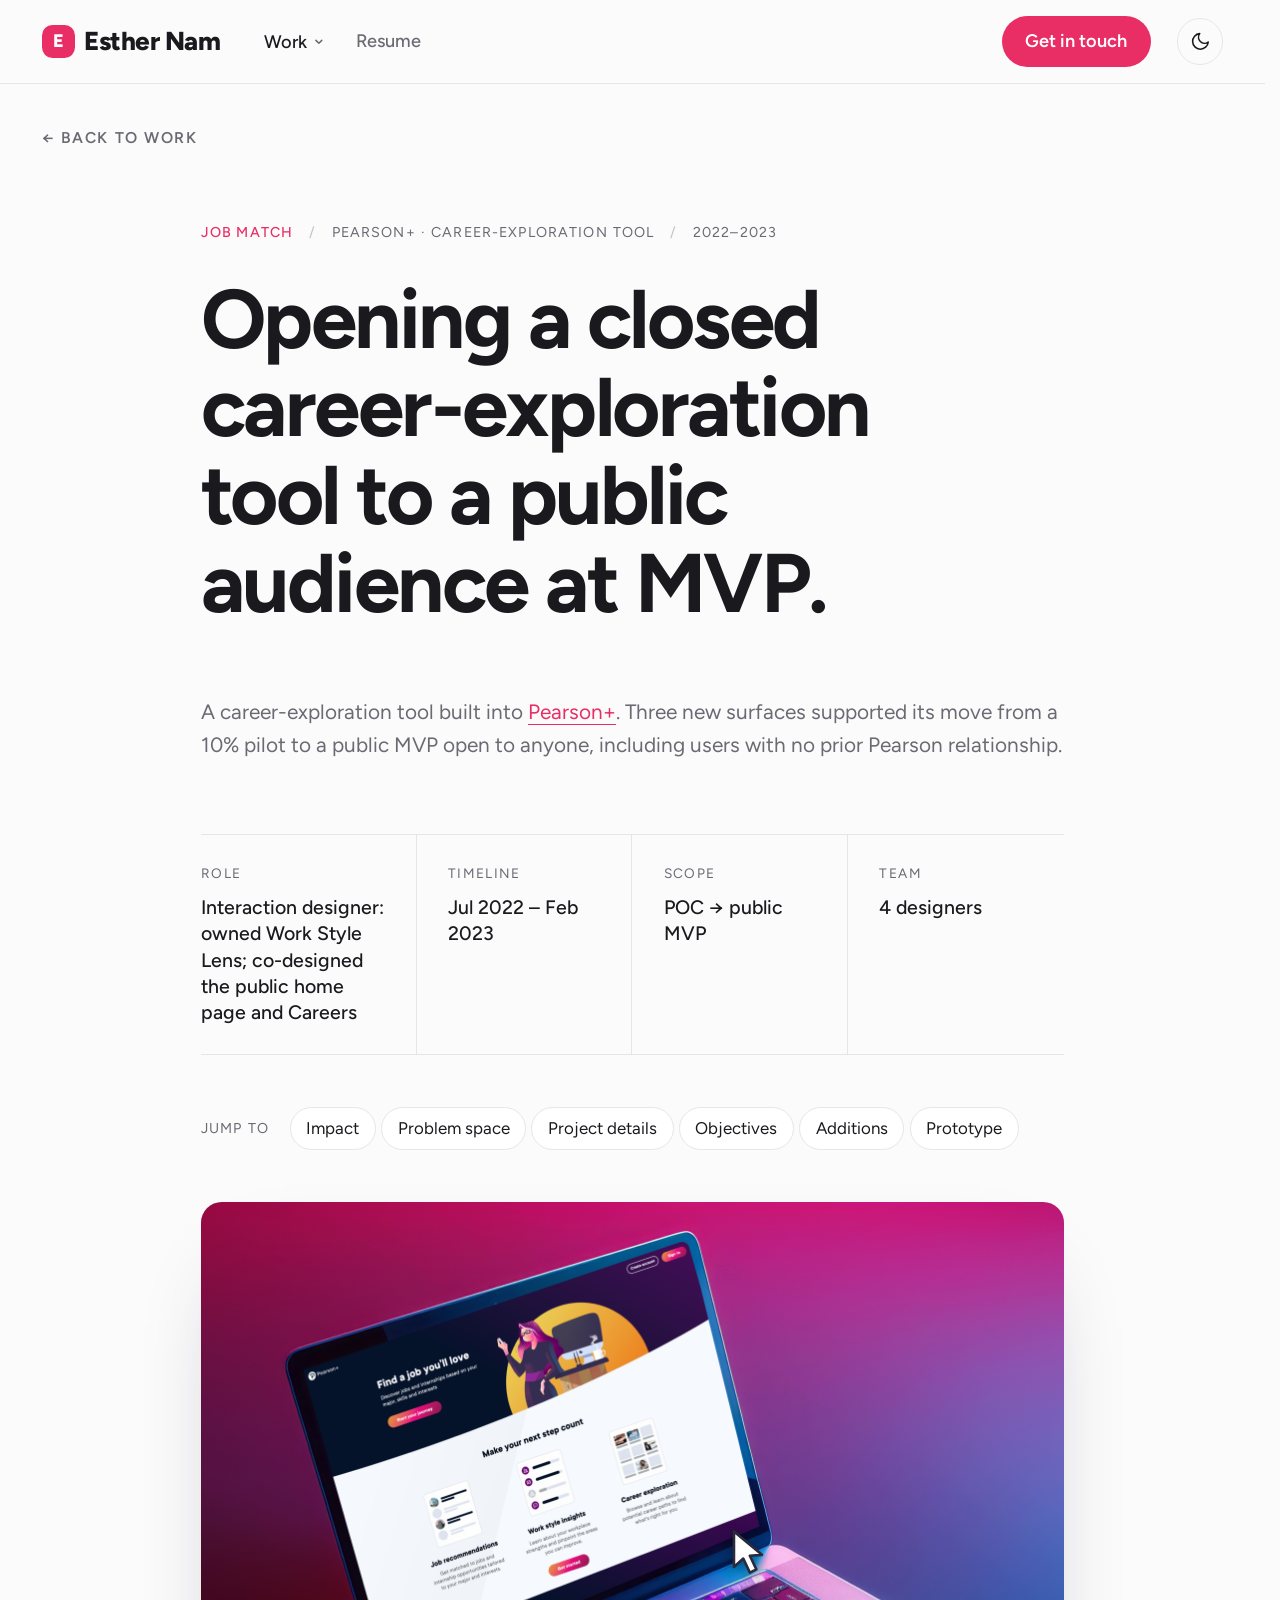
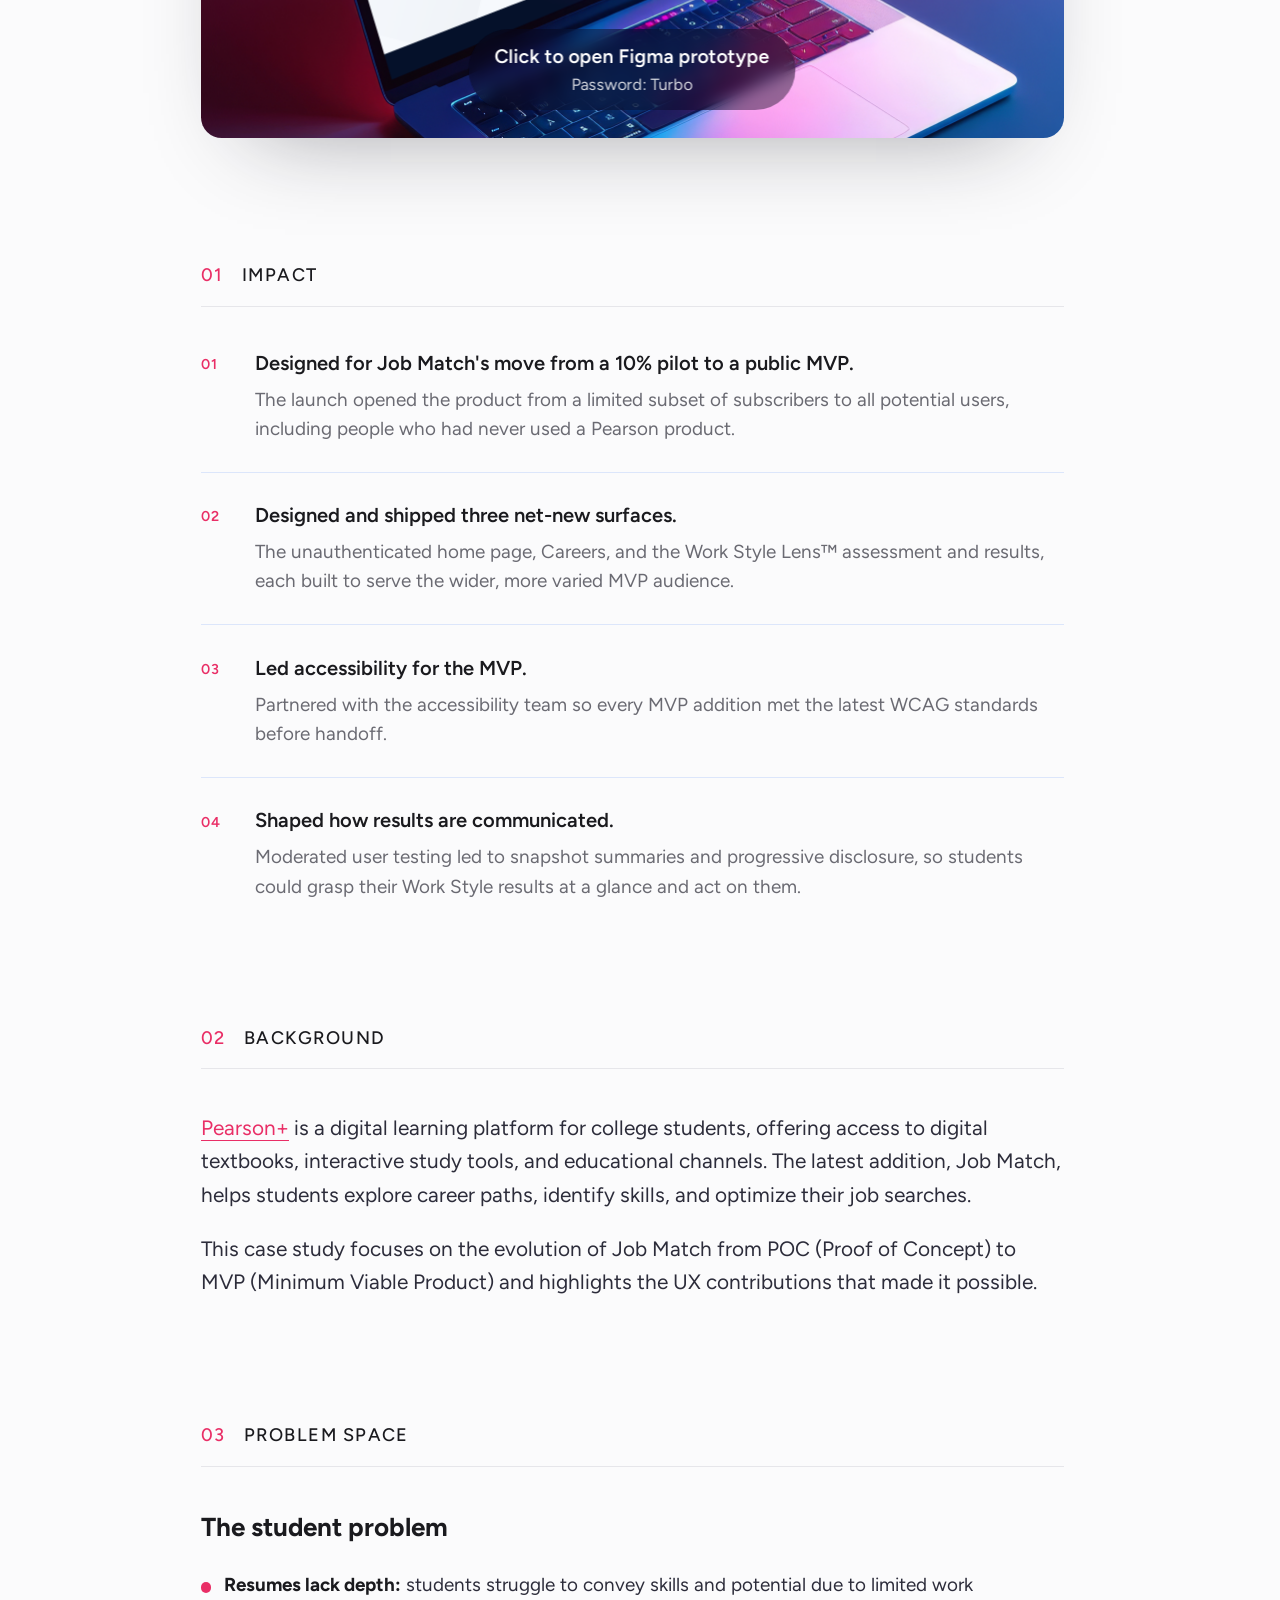
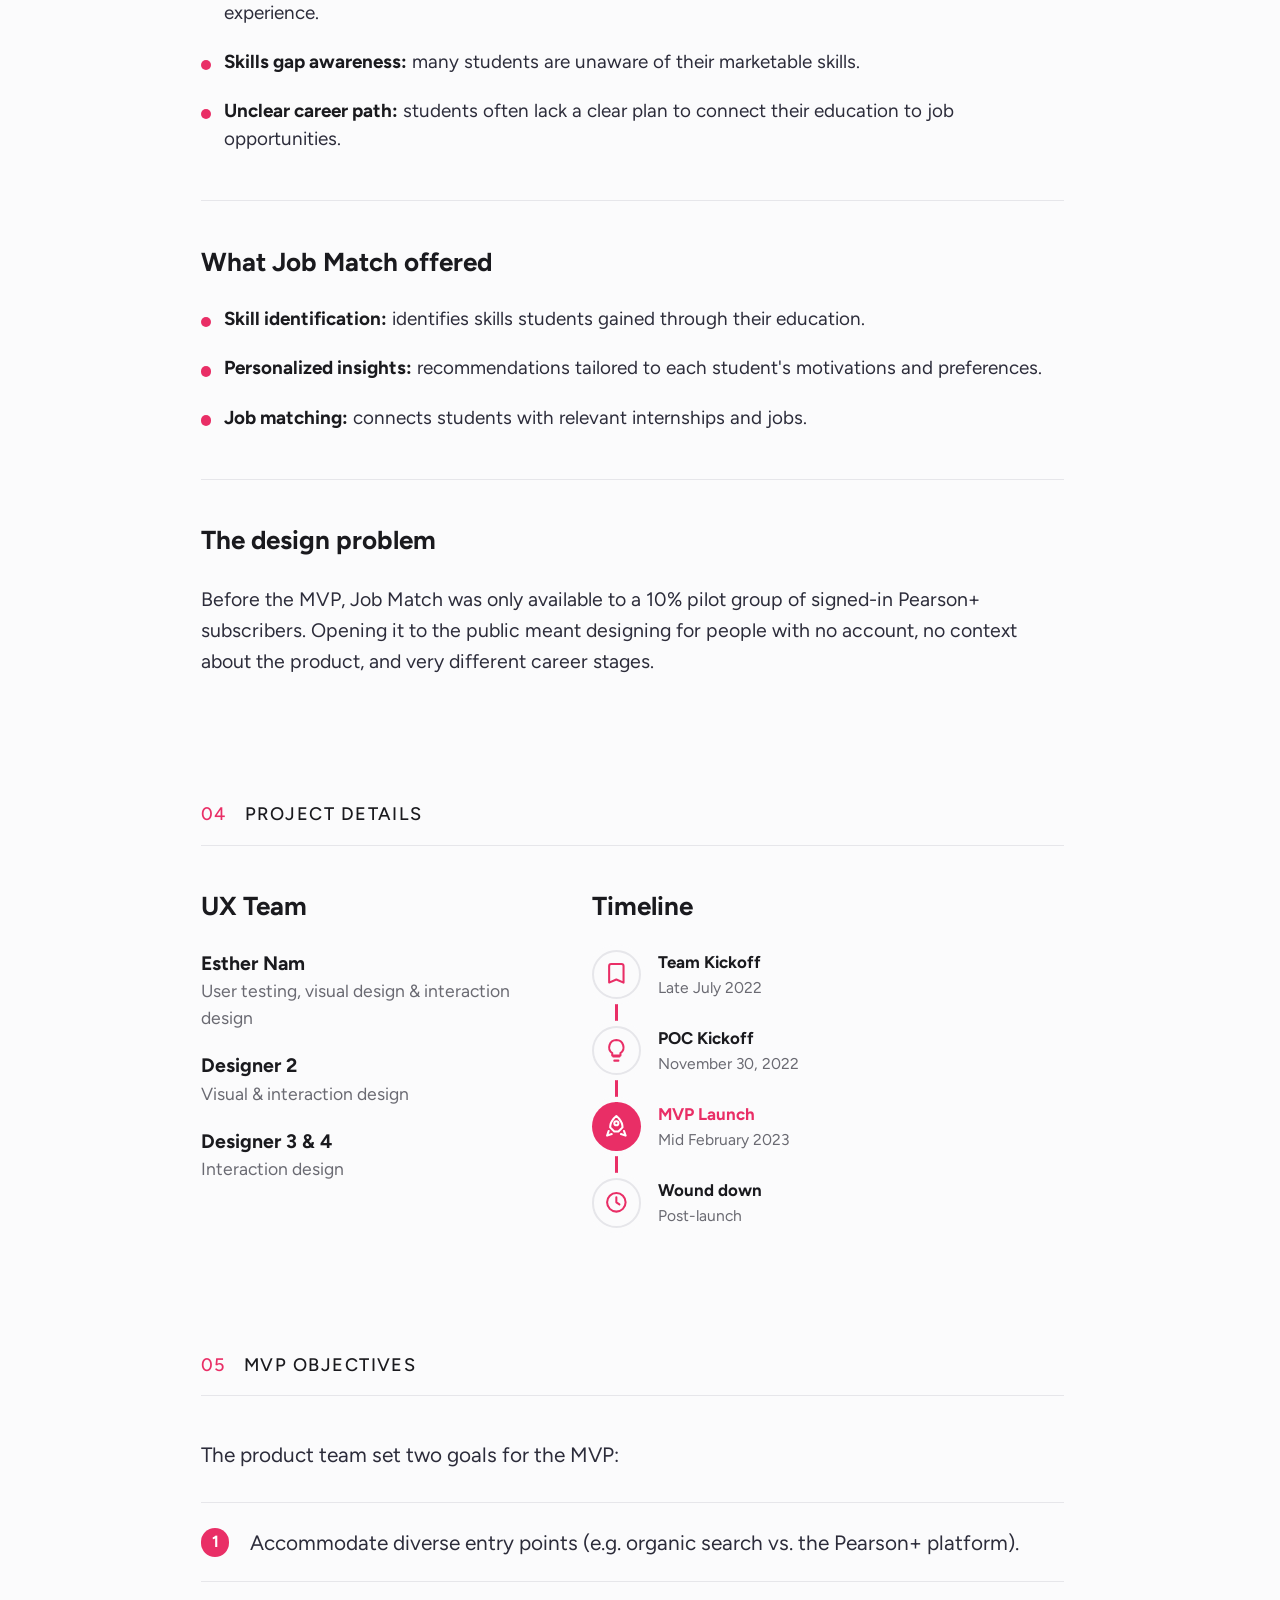
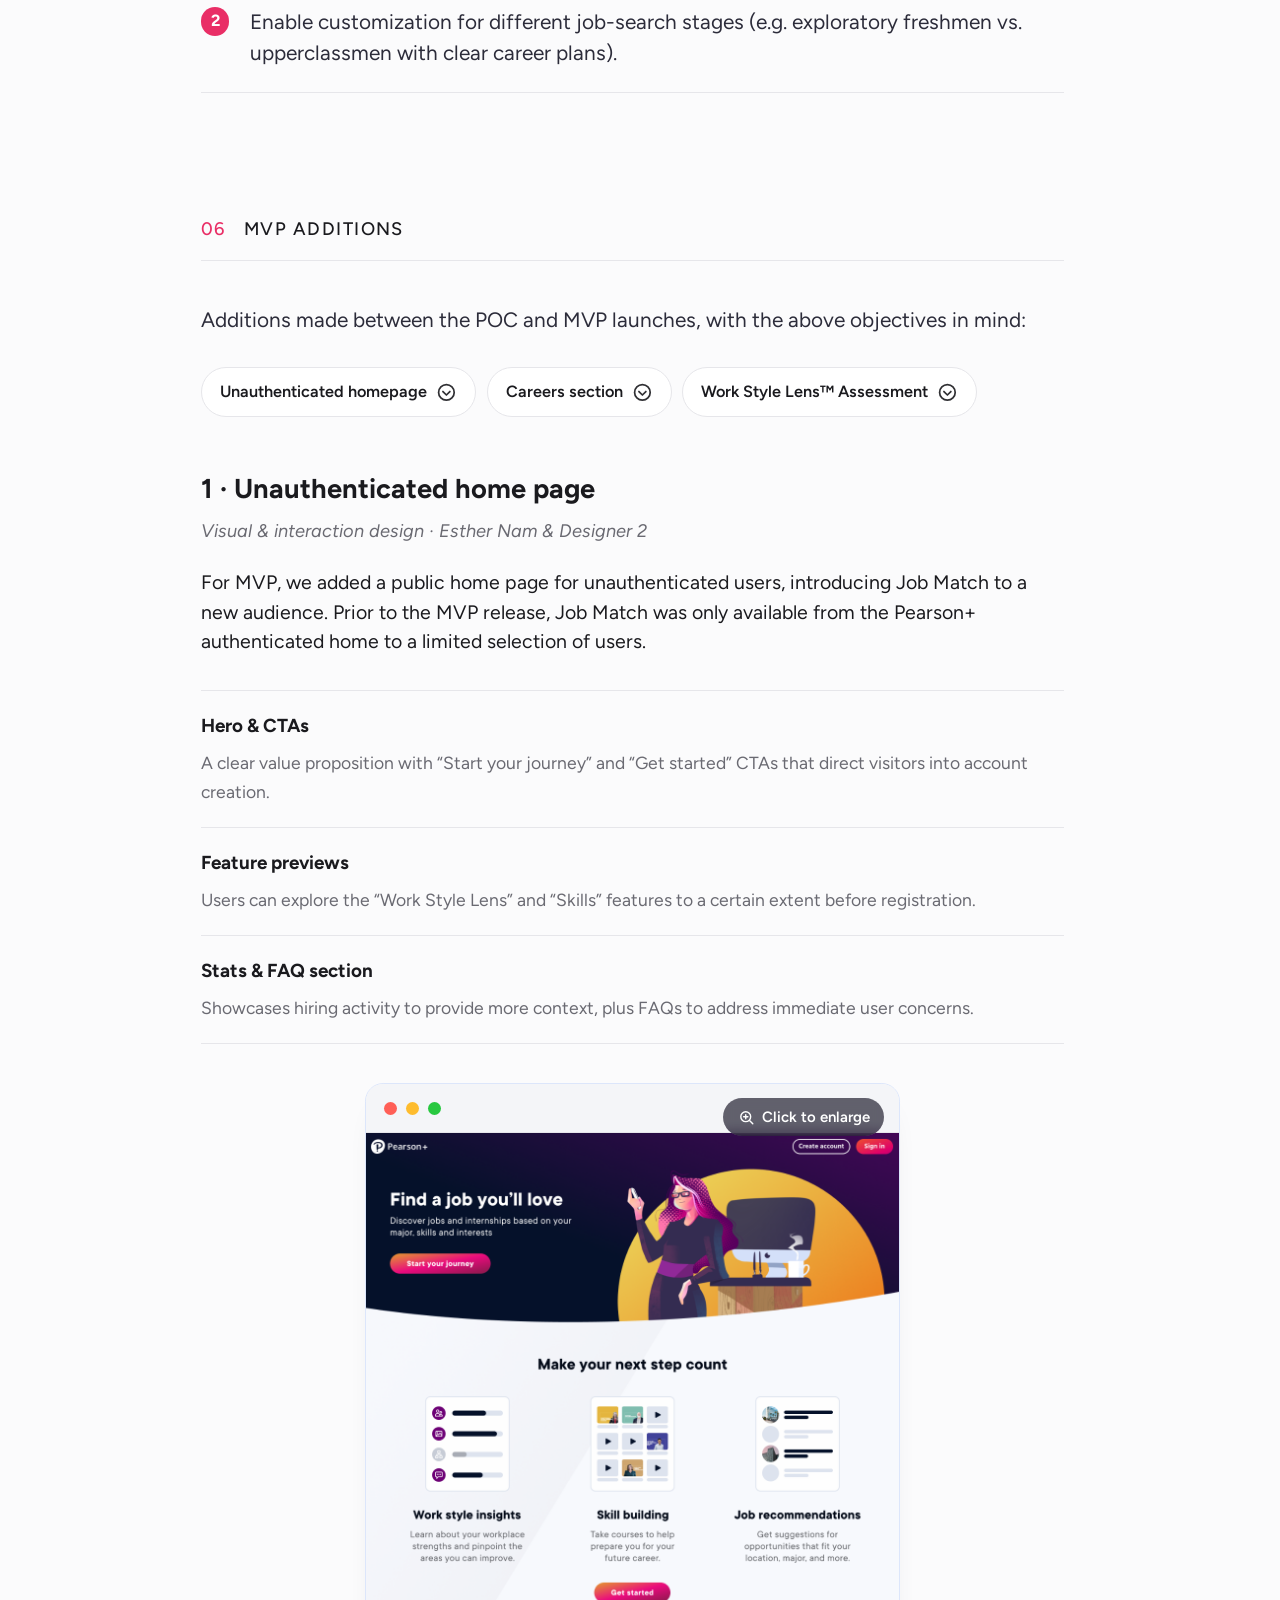
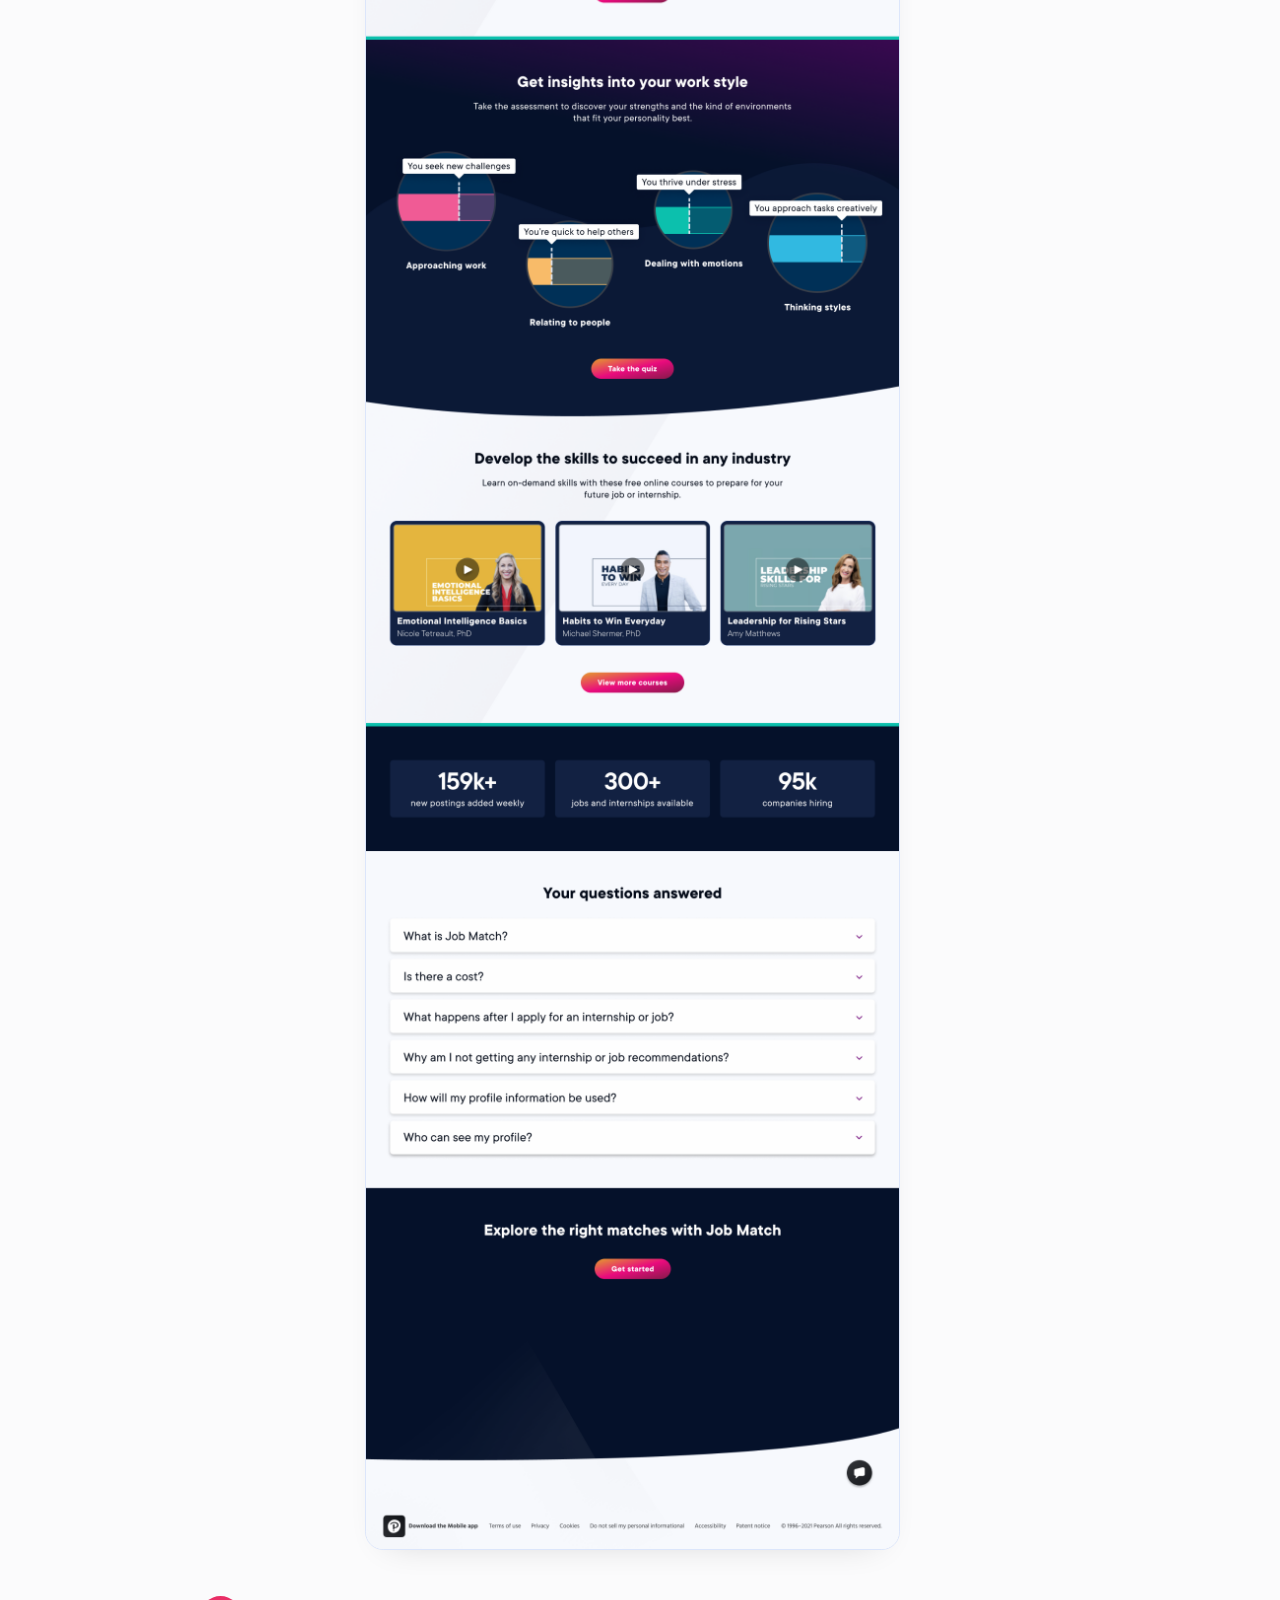
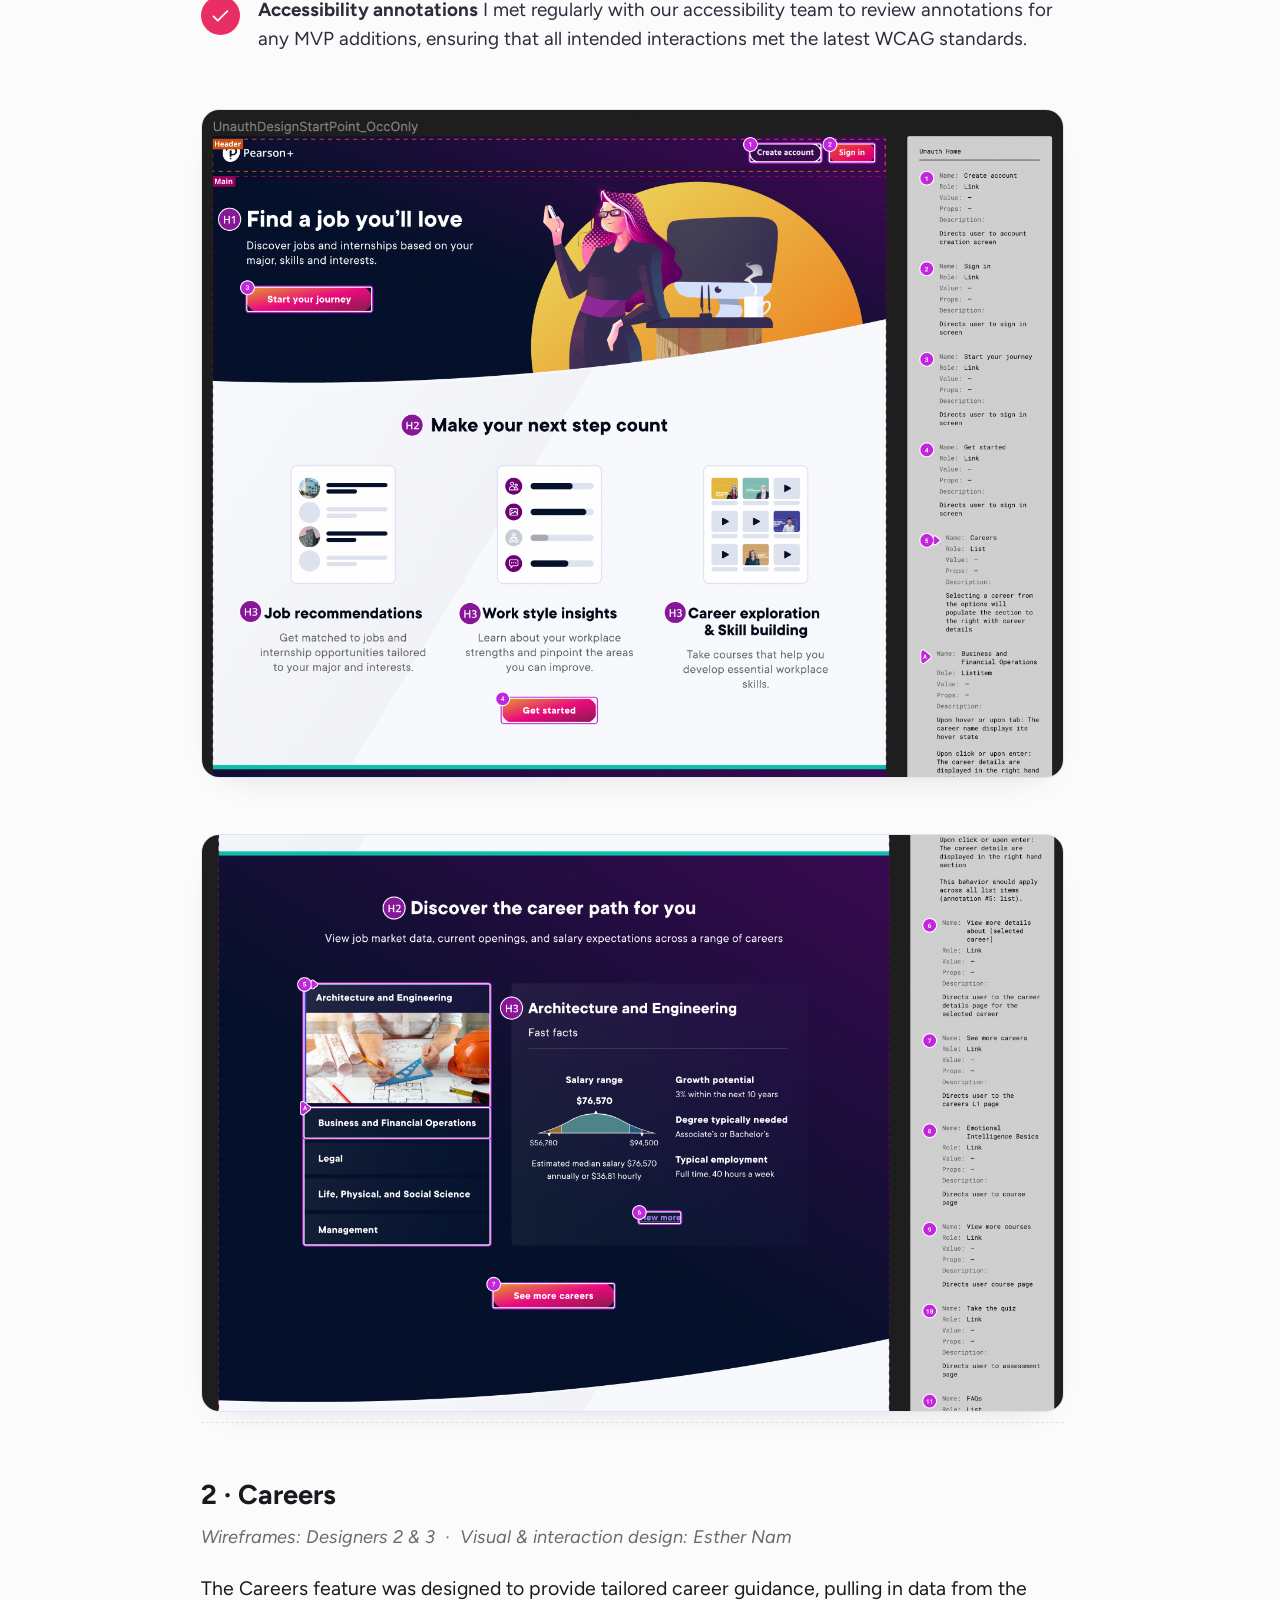
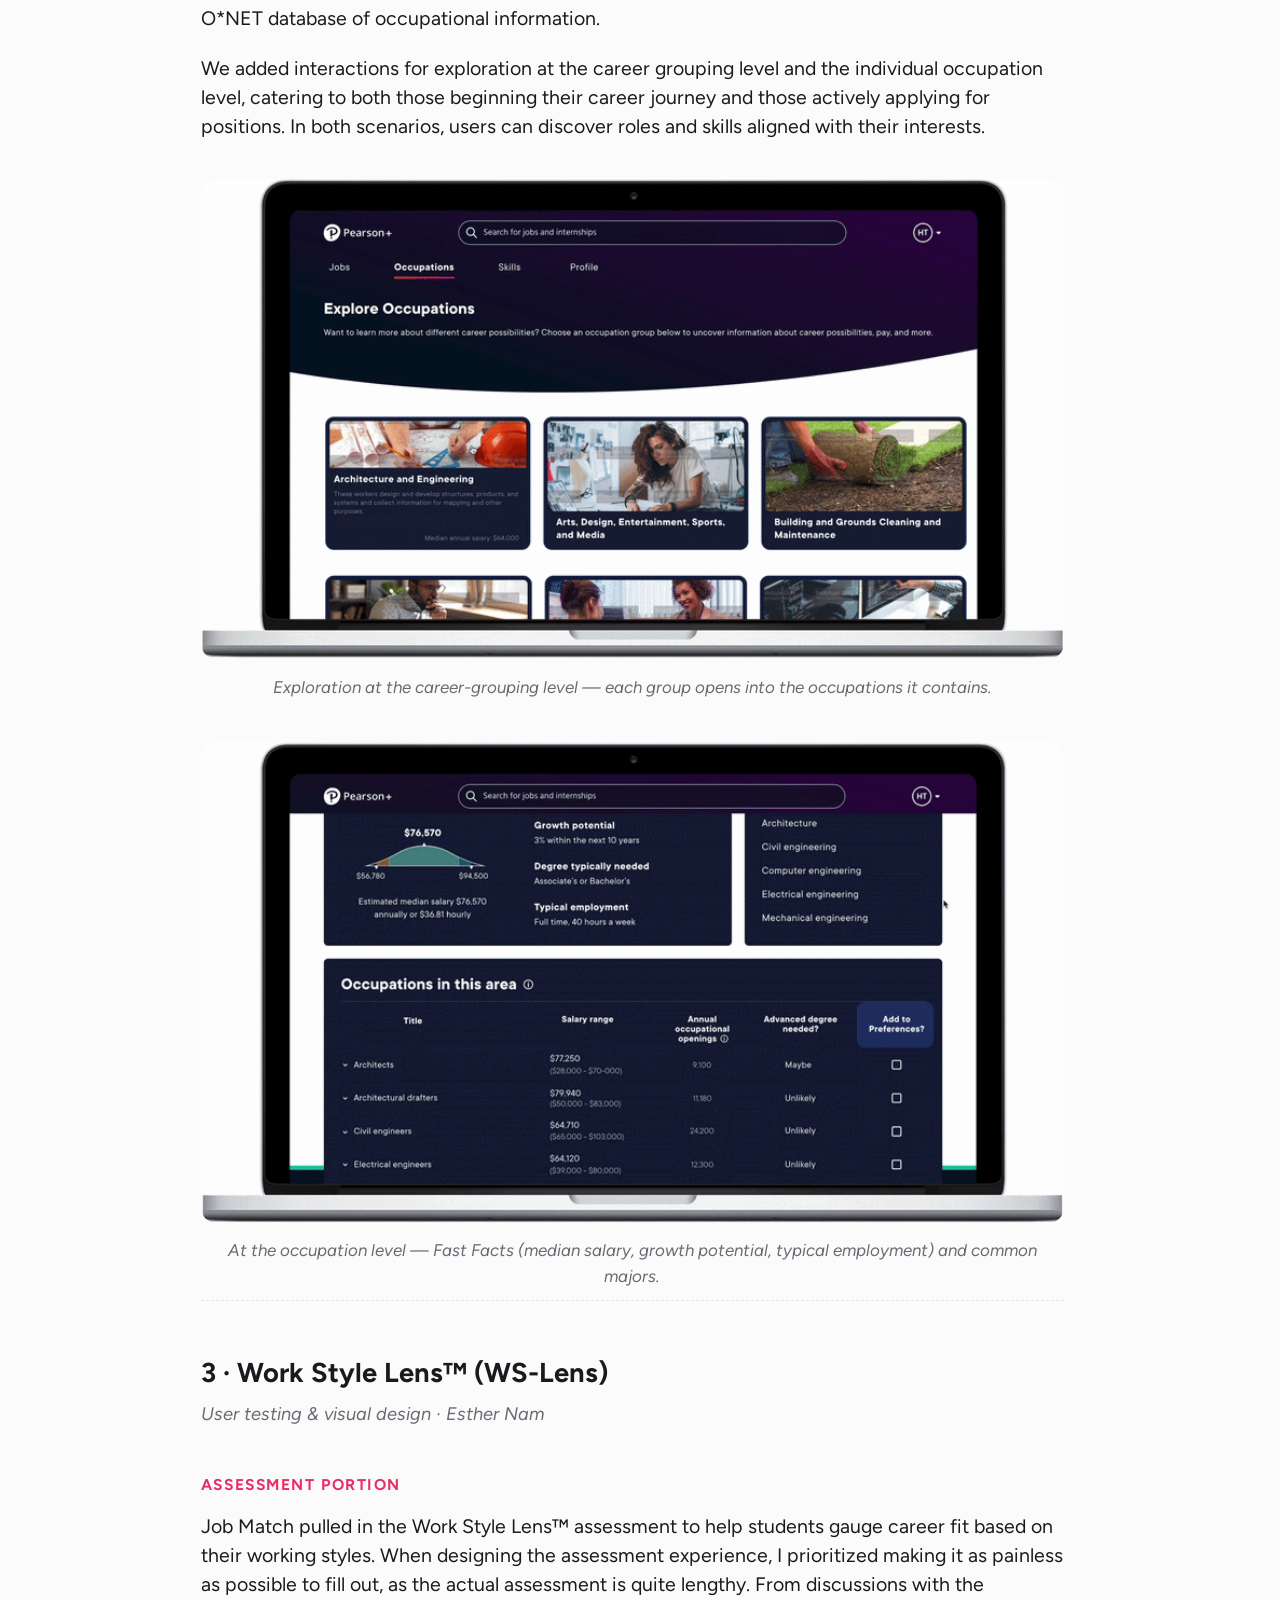
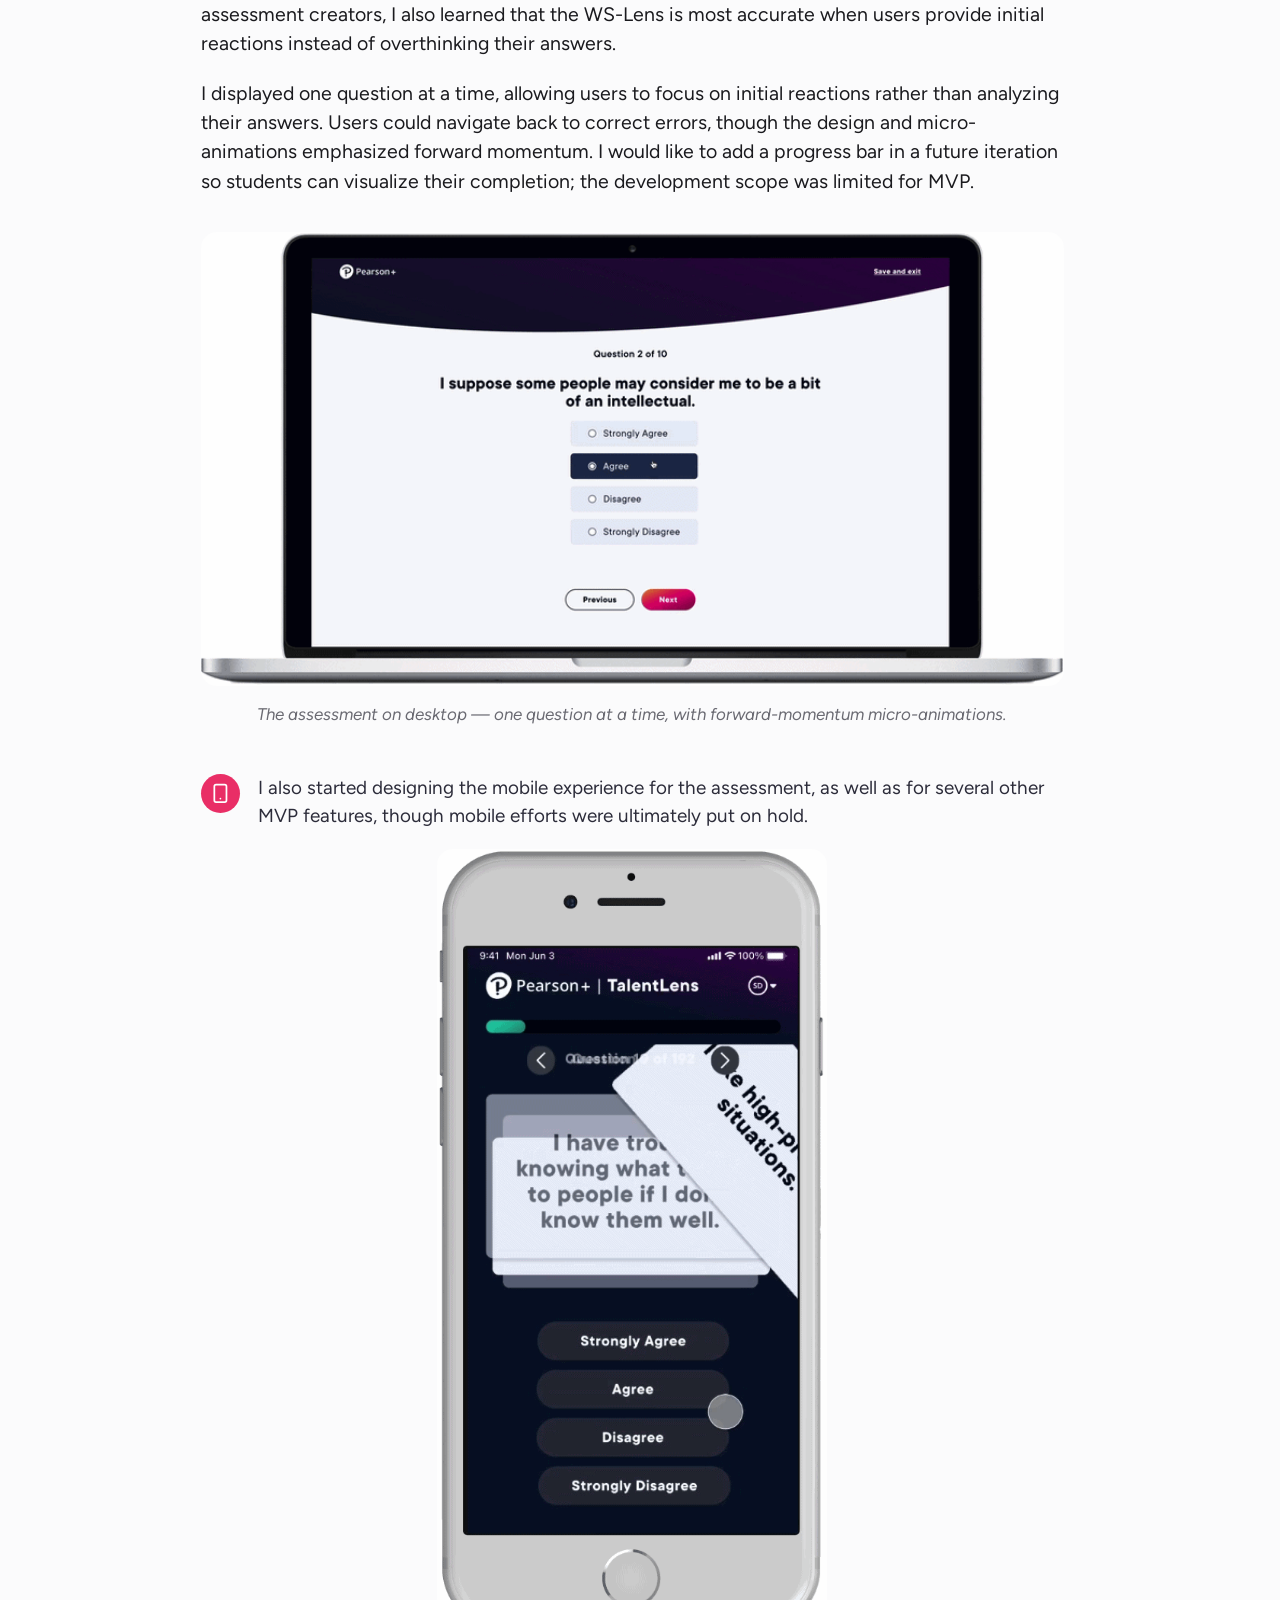
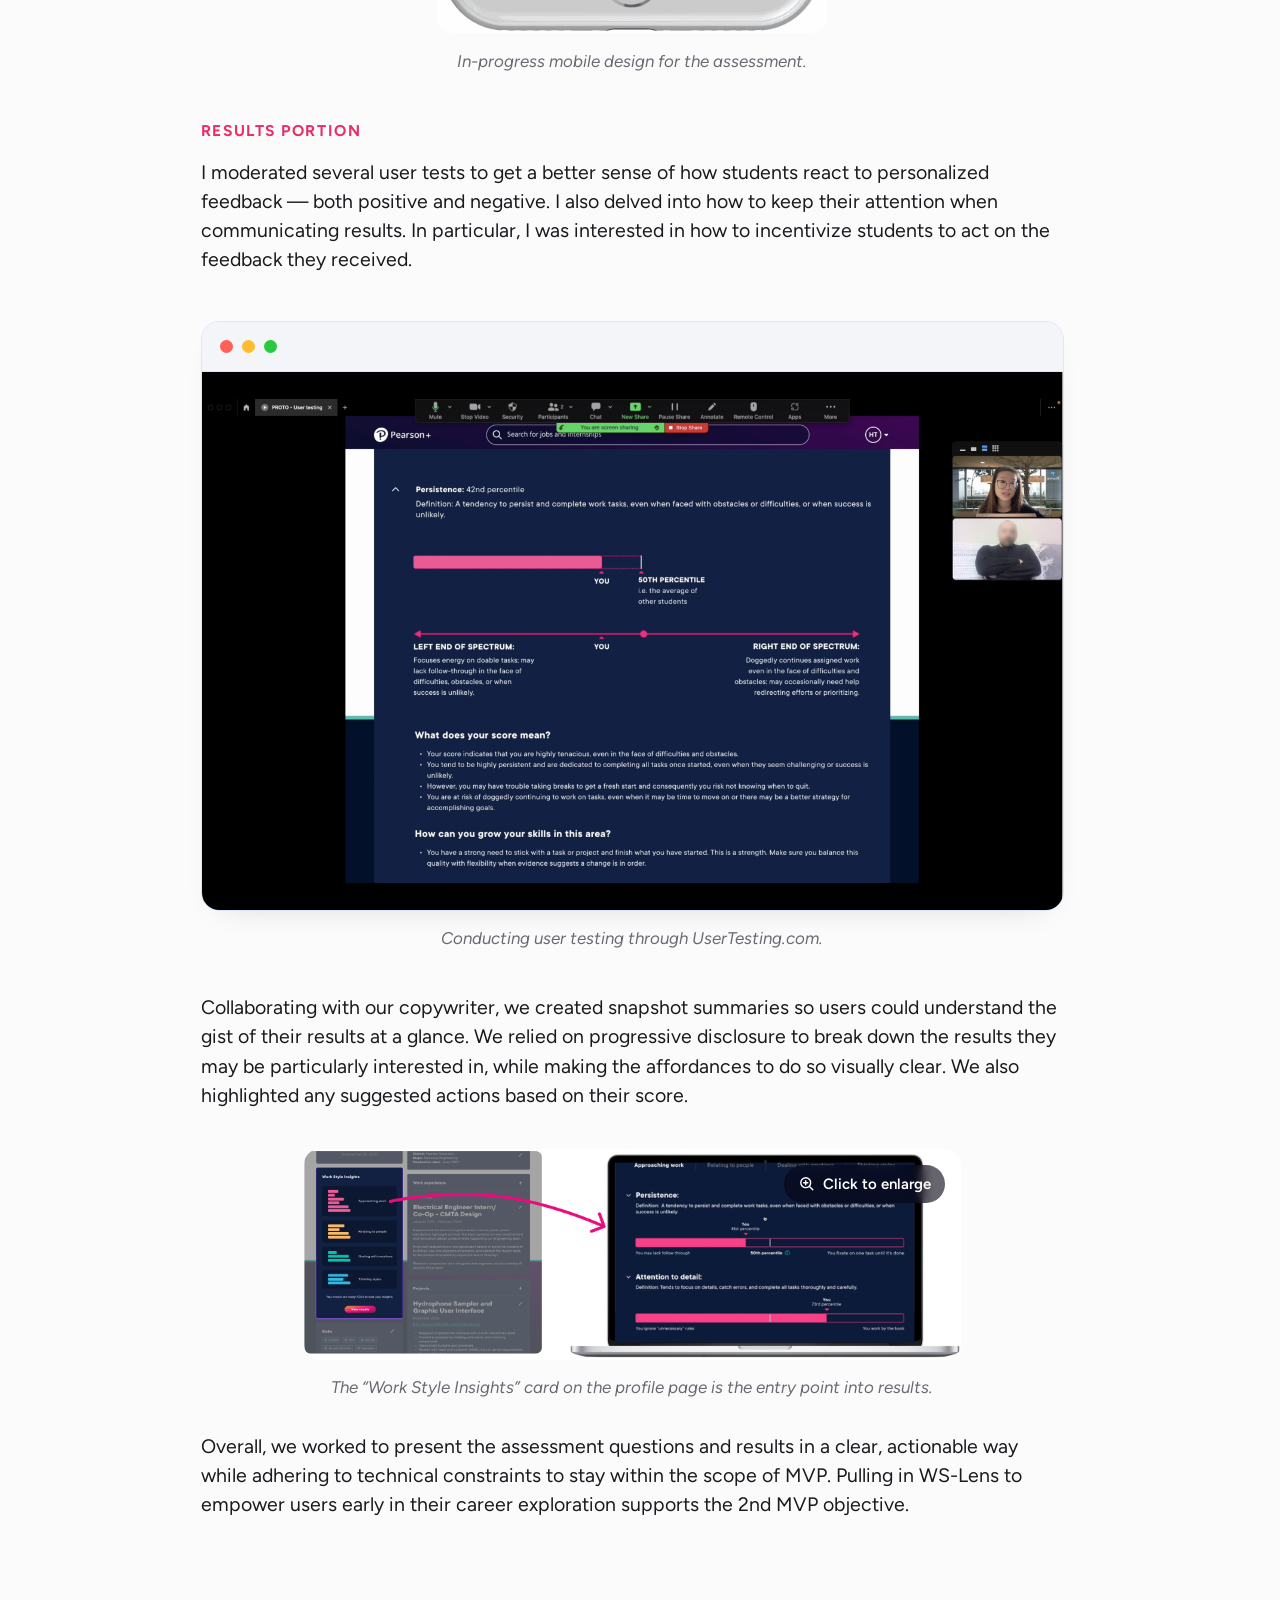
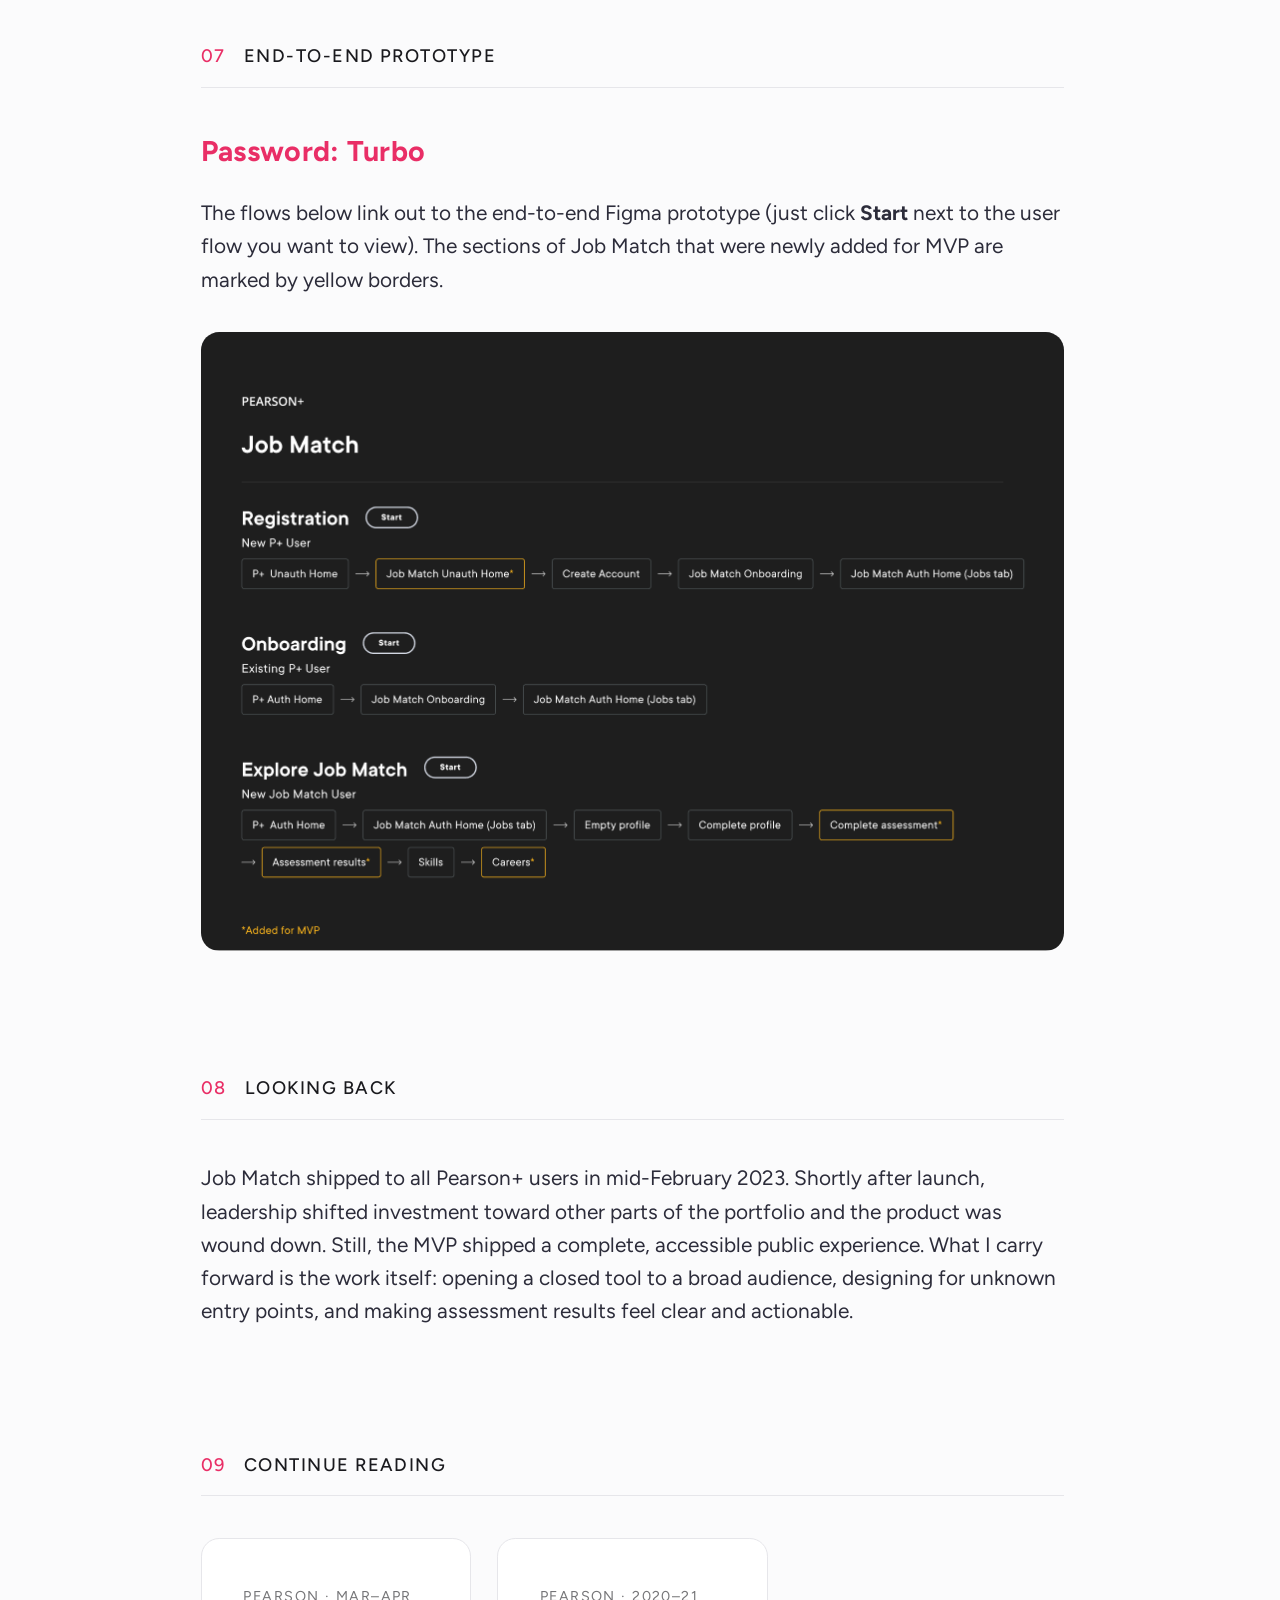
<file: job-match.html>
<!DOCTYPE html>
<html lang="en">
<head>
<!-- Google tag (gtag.js) -->
<script async src="https://www.googletagmanager.com/gtag/js?id=G-MR0TVY28CQ"></script>
<script>
  window.dataLayer = window.dataLayer || [];
  function gtag(){dataLayer.push(arguments);}
  gtag('js', new Date());

  gtag('config', 'G-MR0TVY28CQ');
</script>
<meta charset="utf-8" />
<link rel="icon" href="favicon.svg" type="image/svg+xml" />
<link rel="apple-touch-icon" href="favicon.svg" />
<meta name="viewport" content="width=device-width, initial-scale=1" />
<title>Pearson+ Job Match · Esther Nam</title>
<link rel="preconnect" href="https://fonts.googleapis.com" />
<link rel="preconnect" href="https://fonts.gstatic.com" crossorigin />
<link href="https://fonts.googleapis.com/css2?family=Figtree:wght@400;500;600;700;800&display=swap" rel="stylesheet" />
<style>
  *, *::before, *::after { box-sizing: border-box; }
  html { scroll-behavior: smooth; scroll-padding-top: 84px; scrollbar-gutter: stable; }
  body[data-theme="blue"] {
    --bg: #FBFBFC;
    --ink: #1A1A1E;
    --ink-2: #2C2C3A;
    --muted: #6A6A72;
    --line: #E6E6EA;
    --card: #EEF3FF;
    --card-line: #DCE6FB;
    --field: #F4F5F8;
    --brand1: #8100FF;
    --brand2: #DD00FC;
    --brand-ink: #8400FE;
    --accent: #E92E66;
    --navy: #060E38;
    --navy-2: #0C1A4D;
  }
  body[data-theme="graphite"] {
    --bg: #0B0B0F;
    --ink: #E8E8EE;
    --ink-2: #D6D6DE;
    --muted: #9C9CA8;
    --line: #2A2A35;
    --card: #17172180;
    --card: #18182280;
    --card: #181822;
    --card-line: #2C2C3A;
    --field: #14141C;
    --brand1: #B36CFF;
    --brand2: #F06CFB;
    --brand-ink: #C98CFF;
    --accent: #FF6492;
    --navy: #05040C;
    --navy-2: #0E0E1C;
  }
  body {
    margin: 0; background: var(--bg); color: var(--ink);
    font-family: "Figtree", -apple-system, BlinkMacSystemFont, system-ui, sans-serif;
    -webkit-font-smoothing: antialiased;
    transition: background-color .25s ease, color .25s ease;
    line-height: 1.5;
    font-size: 15px;
  }

  /* ── Shared top nav (identical across pages) ── */
  .topbar { position: sticky; top: 0; z-index: 50; background: color-mix(in srgb, var(--bg) 88%, transparent); backdrop-filter: saturate(140%) blur(10px); border-bottom: 1px solid var(--line); }
  .topbar .inner { max-width: 1080px; margin: 0 auto; padding: 0 32px; height: 64px; display: flex; align-items: center; gap: 20px; }
  .brand { font-weight: 800; font-size: 20px; letter-spacing: -0.02em; text-decoration: none; color: var(--ink); display: flex; align-items: center; gap: 7px; white-space: nowrap; }
  .brand .mk { width: 26px; height: 26px; border-radius: 8px; background: var(--accent); color: #fff; display: grid; place-items: center; font-size: 14px; font-weight: 800; }
  .topbar nav { display: flex; align-items: center; gap: 24px; margin-left: 14px; }
  .topbar nav a { text-decoration: none; color: var(--muted); font-size: 14px; font-weight: 500; line-height: 1; transition: color .18s; }
  .topbar nav a:hover, .topbar nav a.active { color: var(--ink); }
  .nav-work { position: relative; }
  .nav-work > a { display: inline-flex; align-items: center; gap: 4px; }
  .nav-work .caret { width: 9px; height: 9px; opacity: 0.65; transition: transform 0.18s; }
  .nav-work:hover .caret { transform: rotate(180deg); }
  .nav-work::after { content: ""; position: absolute; top: 100%; left: -14px; right: -14px; height: 14px; }
  .work-menu { position: absolute; top: calc(100% + 12px); left: 50%; transform: translateX(-50%) translateY(-4px); min-width: 240px; background: var(--bg); border: 1px solid var(--card-line); border-radius: 12px; box-shadow: 0 18px 44px -18px rgba(0,0,0,0.30); padding: 7px; opacity: 0; visibility: hidden; transition: opacity 0.16s ease, transform 0.16s ease; z-index: 80; }
  .nav-work:hover .work-menu { opacity: 1; visibility: visible; transform: translateX(-50%) translateY(0); }
  .topbar .work-menu a { display: block; padding: 9px 12px; border-radius: 8px; color: var(--ink); font-size: 13.5px; font-weight: 600; white-space: nowrap; }
  .topbar .work-menu a small { display: block; color: var(--muted); font-size: 11.5px; font-weight: 400; margin-top: 1px; }
  .topbar .work-menu a:hover { background: var(--field); color: var(--ink); }
  .topbar .spacer { flex: 1; }
  .topbar .btn-primary { background: var(--accent); color: #fff; border: 0; padding: 9px 18px; border-radius: 999px; font: inherit; font-weight: 600; font-size: 14px; line-height: 1.5; cursor: pointer; text-decoration: none; white-space: nowrap; transition: filter .18s, transform .15s; }
  .topbar .btn-primary:hover { filter: brightness(1.06); transform: translateY(-1px); }
  .theme-toggle { display: inline-grid; place-items: center; width: 36px; height: 36px; border-radius: 999px; background: transparent; border: 1px solid var(--line); color: var(--ink); cursor: pointer; transition: background-color .2s; }
  .theme-toggle:hover { background: var(--field); }
  .theme-toggle svg { width: 16px; height: 16px; }
  .theme-toggle .icon-sun { display: none; }
  body[data-theme="graphite"] .theme-toggle .icon-sun { display: block; }
  body[data-theme="graphite"] .theme-toggle .icon-moon { display: none; }

  .back-link { display: block; max-width: 720px; margin: 26px auto 0; padding: 0 28px; font-size: 12px; font-weight: 600; letter-spacing: 0.1em; text-transform: uppercase; color: var(--muted); text-decoration: none; }
  .back-link:hover { color: var(--accent); }

  /* ── Layout ── */
  main { max-width: 720px; margin: 0 auto; padding: 0 28px 40px; }
  .wrap { max-width: none; margin: 0 auto; }
  section { padding: 64px 0; border-top: 1px solid var(--line); }
  section:first-of-type { border-top: 0; }
  h1.title {
    font-size: clamp(34px, 5vw, 52px); font-weight: 800; letter-spacing: -0.02em;
    line-height: 1.05; text-align: left; margin: 0; color: var(--ink);
  }
  .eyebrow { text-align: left; font-size: 13px; font-weight: 600; letter-spacing: 0.14em; text-transform: uppercase; color: var(--accent); margin: 0 0 14px; }
  h2 { font-size: clamp(26px, 3.4vw, 32px); font-weight: 600; letter-spacing: -0.01em; text-align: left; margin: 0 0 28px; }
  h3.add { font-size: 21px; font-weight: 700; margin: 0 0 6px; }
  .lead { font-size: 16px; line-height: 1.6; color: var(--ink-2); }
  .lead.center { text-align: left; }
  p { margin: 0 0 16px; }
  .credit { font-size: 14px; font-style: italic; color: var(--muted); text-align: left; margin: 0 0 18px; }
  .credit.left { text-align: left; }

  /* Hero */
  .hero { padding-top: 52px; text-align: left; }
  .hero .sub { margin: 18px 0 0; max-width: 660px; font-size: 15px; letter-spacing: 0.02em; color: var(--muted); }
  .hero .meta { display: flex; gap: 26px; justify-content: flex-start; flex-wrap: wrap; margin-top: 26px; font-size: 13px; color: var(--muted); }
  .hero .meta b { color: var(--ink); font-weight: 600; display: block; font-size: 11px; letter-spacing: 0.08em; text-transform: uppercase; margin-bottom: 3px; }

  /* Browser frame */
  .frame { margin-top: 36px; border-radius: 14px; overflow: hidden; border: 1px solid var(--card-line); box-shadow: 0 10px 26px -18px rgba(0,0,0,0.20); background: var(--bg); }
  /* Shrunk screenshot with click-to-enlarge affordance */
  .shot-wrap { position: relative; margin: 30px auto 0; }
  .shot-wrap .frame { margin-top: 0; }
  .shot-wrap.sm { max-width: 62%; }
  .shot-wrap.md { max-width: 76%; }
  .zoom-badge { position: absolute; top: 12px; right: 12px; z-index: 4; display: inline-flex; align-items: center; gap: 6px; background: rgba(8,6,24,0.62); color: #fff; font-size: 11.5px; font-weight: 600; padding: 6px 11px; border-radius: 999px; pointer-events: none; backdrop-filter: blur(4px); -webkit-backdrop-filter: blur(4px); }
  .zoom-badge svg { width: 13px; height: 13px; }
  @media (max-width: 760px) { .shot-wrap.sm, .shot-wrap.md { max-width: 100%; } }

  /* Turbo screen preview overlay (warped onto the laptop screen via matrix3d) */
  .turbo .preview { position: absolute; left: 0; top: 0; width: 600px; height: auto; transform-origin: 0 0; pointer-events: none; will-change: transform; }
  .frame .bar { height: 38px; background: var(--field); border-bottom: 1px solid var(--line); display: flex; align-items: center; gap: 7px; padding: 0 14px; }
  .frame .bar i { width: 10px; height: 10px; border-radius: 999px; background: #d6d6de; display: block; }
  .frame .bar i:nth-child(1) { background: #ff5f57; } .frame .bar i:nth-child(2) { background: #febc2e; } .frame .bar i:nth-child(3) { background: #28c840; }
  .frame img { display: block; width: 100%; height: auto; cursor: zoom-in; }
  .frame.clip { max-height: 460px; }
  .frame.clip img { object-fit: cover; object-position: top center; max-height: 460px; }

  figure { margin: 0; }
  .figrow { display: flex; flex-direction: column; gap: 7px; align-items: stretch; margin-top: 7px; }
  .figrow .cap { font-size: 14px; color: var(--muted); text-align: center; margin-top: 10px; }

  /* Problem / Solution + detail cards */
  .cols { display: flex; flex-direction: column; gap: 16px; }
  .panel { background: var(--card); border: 1px solid var(--card-line); border-radius: 12px; padding: 30px 28px; }
  .panel h4 { text-align: left; font-size: 20px; font-weight: 700; margin: 0 0 18px; }
  .panel ul { margin: 0; padding: 0; list-style: none; display: flex; flex-direction: column; gap: 16px; }
  .panel li { font-size: 14.5px; line-height: 1.5; color: var(--ink-2); padding-left: 18px; position: relative; }
  .panel li::before { content: ""; position: absolute; left: 0; top: 9px; width: 8px; height: 8px; border-radius: 999px; background: linear-gradient(120deg, var(--brand1), var(--brand2)); }
  .panel li b { color: var(--ink); font-weight: 700; }
  .pintro { font-size: 16px; color: var(--ink-2); margin: 0 0 16px; font-weight: 600; }

  .details { display: grid; grid-template-columns: 0.85fr 1.15fr; gap: 16px; align-items: stretch; }
  .team-list { display: flex; flex-direction: column; gap: 16px; }
  .team-list .m { font-size: 15px; line-height: 1.4; }
  .team-list .m b { display: block; font-weight: 700; }
  .team-list .m span { color: var(--muted); font-size: 13.5px; }

  /* Timeline */
  .timeline { position: relative; display: flex; flex-direction: column; gap: 20px; margin-top: 4px; }
  .timeline::before { content: ""; position: absolute; top: 19px; bottom: 19px; left: 18px; width: 2px; border-radius: 2px; background: linear-gradient(180deg, var(--brand1), var(--brand2)); }
  .tstep { position: relative; display: grid; grid-template-columns: 38px 1fr; gap: 13px; align-items: center; text-align: left; }
  .tstep .dot { width: 38px; height: 38px; border-radius: 999px; margin: 0; display: grid; place-items: center; color: #fff; background: linear-gradient(135deg, var(--brand1), var(--brand2)); position: relative; z-index: 1; box-shadow: 0 0 0 4px var(--card); }
  .tstep.ghost .dot { background: var(--field); color: var(--brand-ink); border: 2px solid var(--card-line); box-shadow: 0 0 0 4px var(--card); }
  .tstep .dot svg { width: 19px; height: 19px; }
  .tstep .focus-arrow { display: none; }
  .tstep.focus .tstep-text b { color: var(--brand-ink); }
  .tstep-text b { display: block; font-size: 13px; font-weight: 700; }
  .tstep-text span { display: block; font-size: 12px; color: var(--muted); margin-top: 1px; }

  /* Objectives */
  .obj { counter-reset: o; display: flex; flex-direction: column; gap: 16px; margin-top: 24px; max-width: 720px; margin-left: auto; margin-right: auto; }
  .obj li { list-style: none; position: relative; padding: 18px 20px 18px 60px; background: var(--card); border: 1px solid var(--card-line); border-radius: 12px; font-size: 16px; color: var(--ink-2); }
  .obj li::before { counter-increment: o; content: counter(o); position: absolute; left: 18px; top: 16px; width: 28px; height: 28px; border-radius: 999px; background: linear-gradient(135deg, var(--brand1), var(--brand2)); color: #fff; font-weight: 700; font-size: 15px; display: grid; place-items: center; }

  /* Tags */
  /* Turbo prototype hero */
  .turbo { display: block; position: relative; margin: 38px auto 0; max-width: 740px; border-radius: 16px; overflow: hidden; text-decoration: none; box-shadow: 0 30px 70px -40px rgba(70,20,130,0.5); }
  .turbo img.shot { display: block; width: 100%; height: auto; }
  .turbo .cursor { position: absolute; left: 60%; top: 60%; width: 46px; height: 46px; filter: drop-shadow(0 3px 5px rgba(0,0,0,0.4)); transition: transform .2s ease; pointer-events: none; }
  .turbo:hover .cursor { transform: translate(-3px,-3px) scale(1.06); }
  .turbo .tcap { position: absolute; left: 50%; bottom: 22px; transform: translateX(-50%); text-align: center; color: #fff; font-weight: 600; font-size: 15px; background: rgba(8,6,24,0.42); backdrop-filter: blur(6px); -webkit-backdrop-filter: blur(6px); padding: 10px 20px; border-radius: 999px; white-space: nowrap; }
  .turbo .tcap span { display: block; font-weight: 400; font-size: 12.5px; opacity: 0.82; margin-top: 1px; }

  /* Tags / section jumps */
  .tags { display: flex; gap: 8px; justify-content: flex-start; flex-wrap: nowrap; margin-top: 24px; }
  .tags .t { display: inline-flex; align-items: center; gap: 7px; white-space: nowrap; font-size: 12.5px; font-weight: 700; padding: 9px 14px; border-radius: 999px; text-decoration: none; color: var(--ink); cursor: pointer; border: 0; background: var(--card); transition: transform .15s ease, box-shadow .2s ease; }
  .tags .t .n { flex-shrink: 0; width: 18px; height: 18px; border-radius: 999px; display: grid; place-items: center; font-size: 11px; color: var(--brand-ink); background: #fff; }
  .tags .t .dn { flex-shrink: 0; width: 16px; height: 16px; opacity: 0.9; transition: transform 0.18s ease; }
  .tags .t:hover .dn { transform: translateY(2px); }
  .tags .t:hover { transform: translateY(-2px); box-shadow: 0 10px 24px -12px rgba(0,0,0,0.25); }
  .add-block[id] { scroll-margin-top: 84px; }

  /* Timeline focus arrow */
  .tstep.focus .focus-arrow { position: absolute; top: -22px; left: 50%; transform: translateX(-50%); font-size: 17px; line-height: 1; background: linear-gradient(120deg, var(--brand1), var(--brand2)); -webkit-background-clip: text; background-clip: text; -webkit-text-fill-color: transparent; animation: bob 1.4s ease-in-out infinite; }
  @keyframes bob { 0%,100% { transform: translate(-50%, 0); } 50% { transform: translate(-50%, 3px); } }
  @media (prefers-reduced-motion: reduce) { .tstep.focus .focus-arrow { animation: none; } }

  /* Addition blocks */
  .add-block { margin-top: 18px; }
  .add-block + .add-block { margin-top: 8px; padding-top: 40px; border-top: 1px dashed var(--line); }
  .note { display: flex; gap: 14px; align-items: flex-start; margin-top: 36px; background: var(--field); border-radius: 12px; padding: 18px 20px; }
  .note .ic { flex: none; width: 30px; height: 30px; border-radius: 999px; background: linear-gradient(135deg,var(--brand1),var(--brand2)); color:#fff; display: grid; place-items: center; }
  .note .ic svg { width: 16px; height: 16px; }
  .note p { margin: 0; font-size: 14.5px; color: var(--ink-2); }
  .subhead { font-size: 12px; font-weight: 700; letter-spacing: 0.1em; text-transform: uppercase; color: var(--brand-ink); margin: 34px 0 12px; }

  .feature-cards { display: flex; flex-direction: column; gap: 14px; margin-top: 26px; }
  .fc { background: var(--card); border: 1px solid var(--card-line); border-radius: 12px; padding: 18px; }
  .fc b { display: block; font-size: 14.5px; font-weight: 700; margin-bottom: 6px; }
  .fc span { font-size: 13.5px; color: var(--muted); line-height: 1.45; }

  /* Prototype card */
  .proto { margin-top: 26px; background: var(--navy); border-radius: 16px; padding: 40px 36px; text-align: center; color: #fff; position: relative; overflow: hidden; }
  .proto::before { content: ""; position: absolute; inset: 0; background: radial-gradient(circle at 80% -10%, rgba(221,0,252,0.35), transparent 55%), radial-gradient(circle at 0% 120%, rgba(129,0,255,0.4), transparent 50%); }
  .proto > * { position: relative; }
  .proto h3 { font-size: 24px; font-weight: 700; margin: 0 0 6px; }
  .proto .pw { font-size: 13px; letter-spacing: 0.06em; color: rgba(255,255,255,0.72); margin-bottom: 20px; }
  .proto .flows { display: flex; gap: 10px; justify-content: center; flex-wrap: wrap; margin-bottom: 24px; }
  .proto .flows span { font-size: 13px; padding: 7px 15px; border-radius: 999px; background: rgba(255,255,255,0.1); border: 1px solid rgba(255,255,255,0.18); }
  .proto .cta { display: inline-block; background: linear-gradient(120deg, var(--brand1), var(--brand2)); color: #fff; text-decoration: none; font-weight: 600; font-size: 15px; padding: 12px 26px; border-radius: 999px; }
  .proto .hint { font-size: 12.5px; color: rgba(255,255,255,0.6); margin-top: 16px; }

  /* Closing */
  .closing { text-align: center; padding: 80px 0 90px; }
  .closing h2 { margin-bottom: 22px; }
  .social { display: flex; gap: 14px; justify-content: center; }
  .social a { width: 46px; height: 46px; border-radius: 999px; display: grid; place-items: center; color: #fff; background: linear-gradient(135deg, var(--brand1), var(--brand2)); transition: transform .18s; }
  .social a:hover { transform: translateY(-3px); }
  .social a svg { width: 20px; height: 20px; }

  /* Image caption */
  .imgcap { display: block; font-size: 13px; color: var(--muted); text-align: center; margin: 12px 0 0; font-style: italic; }
  figure.stack-fig + p { margin-top: 32px; }
  .stack-fig { margin-top: 28px; }
  .stack-fig + .stack-fig { margin-top: 32px; }
  .mobile-fig { max-width: 300px; margin: 14px auto 0; }
  .mobile-fig .frame { border-radius: 18px; }
  /* Bare media (image already contains its own device/browser frame) */
  .bare-media { display: block; width: 100%; height: auto; border-radius: 12px; }

  /* Top section jump pills (match UX Audit .jump nav) */
  .jump-pills { display: flex; flex-wrap: wrap; gap: 8px 4px; align-items: center; margin-top: 28px; }
  .jump-label { font-size: 11px; letter-spacing: 0.08em; text-transform: uppercase; color: var(--muted); margin-right: 12px; }
  .jump-pills a { font-size: 13px; color: var(--ink); text-decoration: none; padding: 6px 12px; border-radius: 999px; border: 1px solid var(--card-line); background: var(--bg); transition: border-color .18s, color .18s; }
  .jump-pills a:hover { border-color: var(--brand-ink); color: var(--brand-ink); }

  /* Purple password callout */
  .proto-pw { text-align: center; font-size: 22px; font-weight: 700; color: var(--brand-ink); margin: 6px 0 18px; letter-spacing: 0.01em; }
  #prototype h2 { margin-bottom: 6px; }
  .proto-flows { display: block; margin-top: 28px; }
  .proto-flows img { display: block; width: 100%; height: auto; border-radius: 14px; cursor: zoom-in; }

  html, body { max-width: 100%; overflow-x: hidden; }

  /* Bottom: next case studies (match UX Audit .next-card) */
  .next-grid { display: grid; grid-template-columns: repeat(3, 1fr); gap: 20px; margin-top: 24px; }
  .next-card { position: relative; display: block; padding: 32px; background: #FFFFFF; border: 1px solid var(--card-line); border-radius: 14px; text-decoration: none; color: var(--ink); min-height: 200px; overflow: hidden; transition: transform .2s ease, box-shadow .2s ease; }
  body[data-theme="graphite"] .next-card { background: var(--card); }
  .next-card:hover { transform: translateY(-3px); box-shadow: 0 18px 38px -22px rgba(0,0,0,0.3); }
  .next-card .nc-eyebrow { font-size: 11px; letter-spacing: 0.1em; text-transform: uppercase; color: var(--ink); opacity: 0.6; }
  .next-card h3 { font-size: 26px; font-weight: 400; line-height: 1.2; letter-spacing: -0.005em; margin: 12px 0; color: var(--ink); max-width: 18ch; }
  .next-card p { font-size: 14px; line-height: 1.5; color: var(--ink); opacity: 0.7; max-width: 32ch; margin: 0; }
  .next-card .nc-arrow { position: absolute; bottom: 28px; right: 32px; width: 36px; height: 36px; border-radius: 999px; background: color-mix(in srgb, var(--ink) 6%, #fff); border: 1px solid var(--card-line); color: var(--ink); display: grid; place-items: center; transition: transform .2s, background-color .2s, color .2s, border-color .2s; }
  .next-card .nc-arrow svg { stroke: currentColor; }
  .next-card:hover .nc-arrow { background: var(--accent); border-color: var(--accent); color: #fff; transform: translate(2px, -2px); }

  /* Impact list */
  .impact-list { list-style: none; margin-top: 8px; padding: 0; display: flex; flex-direction: column; }
  .impact-list li { display: flex; gap: 18px; align-items: flex-start; padding: 22px 0; border-bottom: 1px solid var(--card-line); }
  .impact-list li:first-child { padding-top: 0; }
  .impact-list li:last-child { border-bottom: 0; padding-bottom: 0; }
  .impact-list .imp-num { font-size: 11px; letter-spacing: 0.1em; color: var(--brand-ink); font-weight: 600; padding-top: 4px; flex-shrink: 0; min-width: 24px; }
  .impact-list .imp-body { flex: 1; }
  .impact-list h4 { font-size: 15.5px; font-weight: 600; color: var(--ink); margin: 0 0 6px; line-height: 1.4; }
  .impact-list p { margin: 0; font-size: 14.5px; line-height: 1.55; color: var(--muted); }
  @media (max-width: 760px) {
    .impact-list li { gap: 14px; }
  }

  .lightbox { position: fixed; inset: 0; z-index: 1000; display: none; align-items: center; justify-content: center; background: rgba(8,12,28,0.88); padding: 32px; cursor: zoom-out; opacity: 0; transition: opacity .2s ease; }
  .lightbox.open { display: flex; opacity: 1; }
  .lightbox img { max-width: 96vw; max-height: 92vh; width: auto; height: auto; border-radius: 8px; box-shadow: 0 24px 80px rgba(0,0,0,0.5); cursor: default; }
  .lightbox .lb-close { position: absolute; top: 20px; right: 24px; width: 40px; height: 40px; border-radius: 999px; border: 1px solid rgba(255,255,255,0.25); background: rgba(255,255,255,0.08); color: #fff; font-size: 20px; display: grid; place-items: center; cursor: pointer; }
  .lightbox .lb-hint { position: absolute; bottom: 24px; left: 0; right: 0; text-align: center; color: rgba(255,255,255,0.5); font-size: 11px; letter-spacing: 0.08em; }

  @media (max-width: 760px) {
    .cols, .figrow, .feature-cards { grid-template-columns: 1fr; }
    .timeline { grid-template-columns: 1fr; }
    .next-grid { grid-template-columns: 1fr; }
    .timeline::before { display: none; }
    .tags { flex-wrap: wrap; }
  }
  @media (max-width: 520px) {
    .details { grid-template-columns: 1fr; }
  }
  @media (prefers-reduced-motion: reduce) { * { scroll-behavior: auto; } }
  footer#contact { background: #0E0E11; color: #C9C9CF; min-height: calc(100vh - 64px); display: flex; align-items: center; }
  footer#contact .fin { width: 100%; max-width: 1080px; margin: 0 auto; padding: 64px 32px 48px; }
  footer#contact .ft-top { display: grid; grid-template-columns: repeat(auto-fit, minmax(260px, 1fr)); align-items: start; gap: 32px 40px; }
  footer#contact .ft-brand { font-weight: 800; font-size: 19px; color: #fff; display: flex; align-items: center; gap: 8px; }
  footer#contact .ft-brand .mk { width: 24px; height: 24px; border-radius: 7px; background: var(--accent); color: #fff; display: grid; place-items: center; font-size: 13px; font-weight: 800; }
  footer#contact .ft-tag { font-size: 14px; color: #8C8C95; margin-top: 8px; max-width: 30ch; }
  footer#contact .ft-cta { display: flex; flex-direction: column; align-items: flex-start; gap: 16px; }
  footer#contact .ft-cta > span { color: #C9C9CF; font-size: 15px; line-height: 1.5; }
  footer#contact .ft-links { display: flex; gap: 12px; }
  footer#contact .ft-links a { width: 38px; height: 38px; border-radius: 999px; border: 1px solid var(--accent); display: grid; place-items: center; color: #fff; text-decoration: none; transition: background-color 0.18s; }
  footer#contact .ft-links a:hover { background: var(--accent); }
  footer#contact .ft-cta a { color: #fff; font-weight: 600; text-decoration: none; border-bottom: 2px solid var(--accent); padding-bottom: 2px; }
  footer#contact .ft-bottom { display: flex; justify-content: space-between; gap: 16px; flex-wrap: wrap; margin-top: 40px; padding-top: 24px; border-top: 1px solid #232329; font-size: 13px; color: #76767E; }
  @media (max-width: 760px) { footer#contact .ft-top { grid-template-columns: 1fr; } }
  p.lead a { color: var(--accent); text-decoration: none; border-bottom: 1px solid currentColor; }
  p.lead a:hover { border-bottom-width: 2px; }
  p.lead a:focus-visible { outline: 2px solid var(--accent); outline-offset: 2px; border-radius: 2px; }
</style>
<link rel="stylesheet" href="shared.css" />
<style>/* Keep card text clear of the arrow button */ .next-card { padding-bottom: 80px; }</style>
<style>
/* Continue reading cards: one style on every case study, following light or dark mode */
body[data-theme] { --nc-bg: #FFFFFF; --nc-ink: #1A1A1E; --nc-arrow-bg: #F1F1F3; }
body[data-theme="graphite"] { --nc-bg: #1E1E26; --nc-ink: #E8E8EE; --nc-arrow-bg: #2A2A33; }
body[data-theme] .next-card { background: var(--nc-bg); border: 1px solid var(--line); color: var(--nc-ink); }
body[data-theme] .next-card .nc-eyebrow, body[data-theme] .next-card h3, body[data-theme] .next-card p { color: var(--nc-ink); }
body[data-theme] .next-card .nc-arrow { position: absolute; bottom: 28px; right: 32px; width: 36px; height: 36px; border-radius: 999px; display: grid; place-items: center; background: var(--nc-arrow-bg); border: 1px solid var(--line); color: var(--nc-ink); transform: none; }
body[data-theme] .next-card .nc-arrow svg { stroke: currentColor; }
body[data-theme] .next-card:hover .nc-arrow { background: var(--accent); border-color: var(--accent); color: #fff; transform: translate(2px, -2px); }
</style>
<style>
/* Same page template as the other case studies */
  body[data-theme="blue"] { --pill-bg: #FFFFFF; }
  body[data-theme="graphite"] { --pill-bg: #1E1E26; }
  .meta-strip {
    margin-top: 56px;
    display: flex; align-items: center; gap: 12px; flex-wrap: wrap;
    font-family: "Figtree", sans-serif;
    font-size: 11px; letter-spacing: 0.08em; text-transform: uppercase;
    color: var(--muted);
  }
  .meta-strip .tag { color: var(--accent); font-weight: 500; }
  .meta-strip .sep { opacity: 0.4; }

  .case-title {
    font-family: "Figtree", sans-serif;
    font-weight: 400;
    font-size: clamp(40px, 5.5vw, 64px);
    line-height: 1.06;
    letter-spacing: -0.015em;
    margin-top: 24px;
    max-width: 22ch;
    color: var(--ink);
    text-wrap: balance;
  }
  .case-title em { font-style: normal; color: inherit; }
  .case-deck a { color: var(--accent); text-decoration: none; border-bottom: 1px solid currentColor; }
  .case-deck a:hover { border-bottom-width: 2px; }
  .case-deck a:focus-visible { outline: 2px solid var(--accent); outline-offset: 2px; border-radius: 2px; }

  .case-deck {
    margin-top: 28px;
    max-width: none;
    font-size: 16px; line-height: 1.55; color: var(--muted);
  }

  /* Hero meta grid */
  .hero-meta {
    margin-top: 56px;
    border-top: 1px solid var(--line);
    border-bottom: 1px solid var(--line);
    display: grid; grid-template-columns: repeat(4, 1fr);
  }
  .meta-cell {
    padding: 22px 24px;
    display: flex; flex-direction: column; gap: 8px;
    border-right: 1px solid var(--line);
  }
  .meta-cell:first-child { padding-left: 0; }
  .meta-cell:last-child { border-right: 0; padding-right: 0; }
  .meta-cell .k {
    font-family: "Figtree", sans-serif;
    font-size: 10.5px; letter-spacing: 0.1em; text-transform: uppercase;
    color: var(--muted);
  }
  .meta-cell .v {
    font-size: 15px; color: var(--ink); font-weight: 500;
    line-height: 1.35;
  }

  /* Jump nav */
  .jump {
    margin-top: 40px;
    display: flex; flex-wrap: wrap; gap: 8px 4px;
    align-items: center;
  }
  .jump-label {
    font-family: "Figtree", sans-serif;
    font-size: 11px; letter-spacing: 0.08em; text-transform: uppercase;
    color: var(--muted); margin-right: 12px;
  }
  .jump a {
    font-size: 13px; color: var(--ink); text-decoration: none;
    padding: 6px 12px; border-radius: 999px;
    border: 1px solid var(--line);
    transition: background-color 0.2s, border-color 0.2s, color 0.2s;
    background: var(--pill-bg);
  }
  .jump a:hover { border-color: var(--accent); color: var(--accent); }

  .section-head {
    display: flex; align-items: baseline; gap: 16px;
    margin-bottom: 32px;
    padding-bottom: 14px;
    border-bottom: 1px solid var(--line);
  }
  .section-eyebrow {
    font-family: "Figtree", sans-serif;
    font-size: 14px; letter-spacing: 0.08em; text-transform: uppercase;
    color: var(--ink); font-weight: 500; flex-shrink: 0;
  }
  .section-eyebrow .num { color: var(--accent); margin-right: 14px; }
  .case-title { font-family: 'Figtree', -apple-system, system-ui, sans-serif; font-weight: 700; letter-spacing: -0.03em; }
  main section { padding: 0; border-top: 0; margin-top: 96px; scroll-margin-top: 100px; }
  main section.hero { margin-top: 0; padding-top: 0; }
  .hero .turbo { margin-top: 40px; }
  .section-eyebrow { white-space: normal; line-height: 1.35; }
  #prototype .proto-pw { text-align: left; }
  .lead.center { text-align: left; }
  @media (max-width: 760px) {
    .hero-meta { grid-template-columns: 1fr 1fr; }
    .meta-cell { padding: 18px 16px; }
    .meta-cell:nth-child(2) { border-right: 0; }
    .meta-cell:nth-child(3) { padding-left: 0; }
  }
  @media (max-width: 460px) {
    .hero-meta { grid-template-columns: 1fr; }
    .meta-cell { border-right: 0; padding-left: 0; padding-right: 0; }
    .meta-cell:not(:last-child) { border-bottom: 1px solid var(--line); }
    .jump a { font-size: 12px; padding: 5px 10px; }
  }
</style>
<style>
/* Match the other case studies: pink accent only, no tinted boxes */
body[data-theme] { --brand1: var(--accent); --brand2: var(--accent); --brand-ink: var(--accent); }
.panel { background: transparent; border: 0; border-radius: 0; padding: 0; }
.panel .pbody { margin: 0; font-size: 15px; line-height: 1.6; color: var(--ink-2); }
.cols .panel + .panel { border-top: 1px solid var(--line); padding-top: 32px; }
.cols { gap: 36px; }
.details { gap: 32px; }
.tstep .dot { box-shadow: 0 0 0 4px var(--bg); }
.tstep.ghost .dot { background: var(--bg); border-color: var(--line); box-shadow: 0 0 0 4px var(--bg); }
.obj { gap: 0; max-width: none; margin-left: 0; margin-right: 0; padding: 0; }
.obj li { background: transparent; border: 0; border-top: 1px solid var(--line); border-radius: 0; padding: 18px 0 18px 44px; }
.obj li:last-child { border-bottom: 1px solid var(--line); }
.obj li::before { left: 0; top: 19px; width: 22px; height: 22px; font-size: 12.5px; }
.obj li { padding-left: 38px; }
.tags .t { background: var(--pill-bg); border: 1px solid var(--line); font-weight: 600; }
.tags .t:hover { border-color: var(--accent); }
.tags .t .n { background: transparent; }
.note { background: transparent; padding: 0; }
.feature-cards { gap: 0; }
.fc { background: transparent; border: 0; border-top: 1px solid var(--line); border-radius: 0; padding: 16px 0; }
.fc:last-child { border-bottom: 1px solid var(--line); }
.turbo { box-shadow: 0 30px 70px -40px rgba(20,20,30,0.45); }
</style>
</head>
<body data-theme="blue">
<script>
  (function(){ try { var t = localStorage.getItem('case-palette'); document.body.dataset.theme = (t === 'graphite') ? 'graphite' : 'blue'; } catch(e){} })();
</script>

  <!-- Site nav (identical across all pages) -->
  <header class="topbar">
    <div class="inner">
      <a class="brand" href="index.html"><span class="mk">E</span>Esther Nam</a>
      <nav>
        <div class="nav-work">
          <a href="index.html" class="active">Work<svg class="caret" viewBox="0 0 16 16" fill="none" stroke="currentColor" stroke-width="2" stroke-linecap="round" stroke-linejoin="round"><path d="M4 6l4 4 4-4"/></svg></a>
          <div class="work-menu">
            <a href="pearson-ai-grading.html">AI Grading Tools<small>Audit to redesign · Pearson</small></a>
            <a href="job-match.html">Job Match<small>Career tool · POC → MVP</small></a>
            <a href="collections.html">Collections<small>Creation flow redesign · Shipped</small></a>
          </div>
        </div>
        <a href="resume.html">Resume</a>
      </nav>
      <span class="spacer"></span>
      <a href="#contact" class="btn-primary">Get in touch</a>
      <button class="theme-toggle" id="theme-toggle" type="button" aria-label="Toggle dark mode">
        <svg class="icon-moon" viewBox="0 0 24 24" fill="none" stroke="currentColor" stroke-width="1.8" stroke-linecap="round" stroke-linejoin="round"><path d="M21 12.79A9 9 0 1 1 11.21 3 7 7 0 0 0 21 12.79z"/></svg>
        <svg class="icon-sun" viewBox="0 0 24 24" fill="none" stroke="currentColor" stroke-width="1.8" stroke-linecap="round" stroke-linejoin="round"><circle cx="12" cy="12" r="4"/><path d="M12 2v2M12 20v2M4.93 4.93l1.41 1.41M17.66 17.66l1.41 1.41M2 12h2M20 12h2M4.93 19.07l1.41-1.41M17.66 6.34l1.41-1.41"/></svg>
      </button>
    </div>
  </header>

  <a href="index.html" class="back-link">← Back to work</a>

  <main>
    <!-- Hero -->
    <section class="hero" data-screen-label="Hero">
      <div class="meta-strip">
        <span class="tag">JOB MATCH</span>
        <span class="sep">/</span>
        <span>Pearson+ · Career-exploration tool</span>
        <span class="sep">/</span>
        <span>2022–2023</span>
      </div>
      <h1 class="case-title">Opening a closed career-exploration tool to a public audience at MVP.</h1>
      <p class="case-deck">A career-exploration tool built into <a href="https://www.pearson.com/en-us/pearsonplus.html" target="_blank" rel="noopener">Pearson+</a>. Three new surfaces supported its move from a 10% pilot to a public MVP open to anyone, including users with no prior Pearson relationship.</p>
      <div class="hero-meta">
        <div class="meta-cell"><span class="k">Role</span><span class="v">Interaction designer: owned Work Style Lens; co-designed the public home page and Careers</span></div>
        <div class="meta-cell"><span class="k">Timeline</span><span class="v">Jul 2022 – Feb 2023</span></div>
        <div class="meta-cell"><span class="k">Scope</span><span class="v">POC → public MVP</span></div>
        <div class="meta-cell"><span class="k">Team</span><span class="v">4 designers</span></div>
      </div>
      <nav class="jump">
        <span class="jump-label">Jump to</span>
        <a href="#impact">Impact</a>
        <a href="#problem">Problem space</a>
        <a href="#details">Project details</a>
        <a href="#objectives">Objectives</a>
        <a href="#additions">Additions</a>
        <a href="#prototype">Prototype</a>
      </nav>
      <a class="turbo" href="https://www.figma.com/proto/tOPbgaoVW9l4EO9SRNtEMh/Turbo-Designs%2C-MVP---Feb-2023-(Copy)?page-id=5601%3A118153&amp;type=design&amp;node-id=5908-152656&amp;viewport=11382%2C4661%2C0.59&amp;scaling=min-zoom&amp;starting-point-node-id=5908%3A152656" target="_blank" rel="noopener" aria-label="Open the Figma prototype, password Turbo">
        <img class="shot" src="images/jm-turbo-hero.jpg" alt="Laptop displaying the Job Match prototype" />
        <svg class="cursor" viewBox="0 0 32 32" fill="#fff" stroke="#2a2a3a" stroke-width="1.4" stroke-linejoin="round"><path d="M8 4 L8 23 L13 18.5 L16.5 26 L20 24.3 L16.5 17 L23 16.5 Z"/></svg>
        <div class="tcap">Click to open Figma prototype<span>Password: Turbo</span></div>
      </a>
    </section>

    <!-- Impact -->
    <section id="impact" data-screen-label="Impact">
      <div class="wrap">
        <div class="section-head"><span class="section-eyebrow"><span class="num">01</span>Impact</span></div>
        <ul class="impact-list">
          <li>
            <span class="imp-num">01</span>
            <div class="imp-body">
              <h4>Designed for Job Match&#x27;s move from a 10% pilot to a public MVP.</h4>
              <p>The launch opened the product from a limited subset of subscribers to all potential users, including people who had never used a Pearson product.</p>
            </div>
          </li>
          <li>
            <span class="imp-num">02</span>
            <div class="imp-body">
              <h4>Designed and shipped three net-new surfaces.</h4>
              <p>The unauthenticated home page, Careers, and the Work Style Lens™ assessment and results, each built to serve the wider, more varied MVP audience.</p>
            </div>
          </li>
          <li>
            <span class="imp-num">03</span>
            <div class="imp-body">
              <h4>Led accessibility for the MVP.</h4>
              <p>Partnered with the accessibility team so every MVP addition met the latest WCAG standards before handoff.</p>
            </div>
          </li>
          <li>
            <span class="imp-num">04</span>
            <div class="imp-body">
              <h4>Shaped how results are communicated.</h4>
              <p>Moderated user testing led to snapshot summaries and progressive disclosure, so students could grasp their Work Style results at a glance and act on them.</p>
            </div>
          </li>
        </ul>
      </div>
    </section>

    <!-- Background -->
    <section data-screen-label="Background">
      <div class="wrap">
        <div class="section-head"><span class="section-eyebrow"><span class="num">02</span>Background</span></div>
        <p class="lead"><a href="https://www.pearson.com/en-us/pearsonplus.html" target="_blank" rel="noopener">Pearson+</a> is a digital learning platform for college students, offering access to digital textbooks, interactive study tools, and educational channels. The latest addition, Job Match, helps students explore career paths, identify skills, and optimize their job searches.</p>
        <p class="lead">This case study focuses on the evolution of Job Match from POC (Proof of Concept) to MVP (Minimum Viable Product) and highlights the UX contributions that made it possible.</p>
      </div>
    </section>

    <!-- Problem space -->
    <section id="problem" data-screen-label="Problem space">
      <div class="wrap">
        <div class="section-head"><span class="section-eyebrow"><span class="num">03</span>Problem space</span></div>
        <div class="cols">
          <div class="panel">
            <h4>The student problem</h4>
            <ul>
              <li><b>Resumes lack depth:</b> students struggle to convey skills and potential due to limited work experience.</li>
              <li><b>Skills gap awareness:</b> many students are unaware of their marketable skills.</li>
              <li><b>Unclear career path:</b> students often lack a clear plan to connect their education to job opportunities.</li>
            </ul>
          </div>
          <div class="panel">
            <h4>What Job Match offered</h4>
            <ul>
              <li><b>Skill identification:</b> identifies skills students gained through their education.</li>
              <li><b>Personalized insights:</b> recommendations tailored to each student&#x27;s motivations and preferences.</li>
              <li><b>Job matching:</b> connects students with relevant internships and jobs.</li>
            </ul>
          </div>
          <div class="panel">
            <h4>The design problem</h4>
            <p class="pbody">Before the MVP, Job Match was only available to a 10% pilot group of signed-in Pearson+ subscribers. Opening it to the public meant designing for people with no account, no context about the product, and very different career stages.</p>
          </div>
        </div>
      </div>
    </section>

    <!-- Project details -->
    <section id="details" data-screen-label="Project details">
      <div class="wrap">
        <div class="section-head"><span class="section-eyebrow"><span class="num">04</span>Project details</span></div>
        <div class="details">
          <div class="panel">
            <h4>UX Team</h4>
            <div class="team-list">
              <div class="m"><b>Esther Nam</b><span>User testing, visual design &amp; interaction design</span></div>
              <div class="m"><b>Designer 2</b><span>Visual &amp; interaction design</span></div>
              <div class="m"><b>Designer 3 &amp; 4</b><span>Interaction design</span></div>
            </div>
          </div>
          <div class="panel">
            <h4>Timeline</h4>
            <div class="timeline">
              <div class="tstep ghost">
                <div class="dot"><svg viewBox="0 0 24 24" fill="none" stroke="currentColor" stroke-width="2" stroke-linecap="round" stroke-linejoin="round"><path d="M17 2H7a2 2 0 0 0-2 2v16l7-3 7 3V4a2 2 0 0 0-2-2z"/></svg></div>
                <div class="tstep-text"><b>Team Kickoff</b><span>Late July 2022</span></div>
              </div>
              <div class="tstep ghost">
                <div class="dot"><svg viewBox="0 0 24 24" fill="none" stroke="currentColor" stroke-width="2" stroke-linecap="round" stroke-linejoin="round"><path d="M9 18h6M10 22h4M12 2a7 7 0 0 0-4 12.7V17h8v-2.3A7 7 0 0 0 12 2z"/></svg></div>
                <div class="tstep-text"><b>POC Kickoff</b><span>November 30, 2022</span></div>
              </div>
              <div class="tstep focus">
                <div class="dot"><svg viewBox="0 0 24 24" fill="none" stroke="currentColor" stroke-width="2" stroke-linecap="round" stroke-linejoin="round"><path d="M4.5 16.5L3 21l4.5-1.5M19.5 16.5L21 21l-4.5-1.5M12 2c3 2.5 6 6 6 11l-4 4H10l-4-4c0-5 3-8.5 6-11z"/><circle cx="12" cy="9" r="2"/></svg></div>
                <div class="tstep-text"><b>MVP Launch</b><span>Mid February 2023</span></div>
              </div>
              <div class="tstep ghost">
                <div class="dot"><svg viewBox="0 0 24 24" fill="none" stroke="currentColor" stroke-width="2" stroke-linecap="round" stroke-linejoin="round"><circle cx="12" cy="12" r="9"/><path d="M12 7v5l3 2"/></svg></div>
                <div class="tstep-text"><b>Wound down</b><span>Post-launch</span></div>
              </div>
            </div>
          </div>
        </div>
      </div>
    </section>

    <!-- Main objectives -->
    <section id="objectives" data-screen-label="Main objectives">
      <div class="wrap">
        <div class="section-head"><span class="section-eyebrow"><span class="num">05</span>MVP objectives</span></div>
        <p class="lead center">The product team set two goals for the MVP:</p>
        <ul class="obj">
          <li>Accommodate diverse entry points (e.g. organic search vs. the Pearson+ platform).</li>
          <li>Enable customization for different job-search stages (e.g. exploratory freshmen vs. upperclassmen with clear career plans).</li>
        </ul>
      </div>
    </section>

    <!-- Additions -->
    <section id="additions" data-screen-label="Additions">
      <div class="wrap">
        <div class="section-head"><span class="section-eyebrow"><span class="num">06</span>MVP additions</span></div>
        <p class="lead">Additions made between the POC and MVP launches, with the above objectives in mind:</p>
        <div class="tags">
          <a class="t" href="#unauth">Unauthenticated homepage<svg class="dn" viewBox="0 0 24 24" fill="none" stroke="currentColor" stroke-width="2" stroke-linecap="round" stroke-linejoin="round" aria-hidden="true"><circle cx="12" cy="12" r="9"/><path d="M8 11l4 4 4-4"/></svg></a>
          <a class="t" href="#careers">Careers section<svg class="dn" viewBox="0 0 24 24" fill="none" stroke="currentColor" stroke-width="2" stroke-linecap="round" stroke-linejoin="round" aria-hidden="true"><circle cx="12" cy="12" r="9"/><path d="M8 11l4 4 4-4"/></svg></a>
          <a class="t" href="#wslens">Work Style Lens™ Assessment<svg class="dn" viewBox="0 0 24 24" fill="none" stroke="currentColor" stroke-width="2" stroke-linecap="round" stroke-linejoin="round" aria-hidden="true"><circle cx="12" cy="12" r="9"/><path d="M8 11l4 4 4-4"/></svg></a>
        </div>

        <!-- 1. Unauthenticated Home Page -->
        <div class="add-block" id="unauth" style="margin-top:40px;">
          <h3 class="add">1 · Unauthenticated home page</h3>
          <p class="credit left">Visual &amp; interaction design · Esther Nam &amp; Designer 2</p>
          <p>For MVP, we added a public home page for unauthenticated users, introducing Job Match to a new audience. Prior to the MVP release, Job Match was only available from the Pearson+ authenticated home to a limited selection of users.</p>
          <div class="feature-cards">
            <div class="fc"><b>Hero &amp; CTAs</b><span>A clear value proposition with “Start your journey” and “Get started” CTAs that direct visitors into account creation.</span></div>
            <div class="fc"><b>Feature previews</b><span>Users can explore the “Work Style Lens” and “Skills” features to a certain extent before registration.</span></div>
            <div class="fc"><b>Stats &amp; FAQ section</b><span>Showcases hiring activity to provide more context, plus FAQs to address immediate user concerns.</span></div>
          </div>
          <div class="shot-wrap sm">
            <div class="frame">
              <div class="bar"><i></i><i></i><i></i></div>
              <img src="images/jm-home-full.png" alt="The unauthenticated Job Match home page in full: hero, feature previews, work-style section, skill-building courses, hiring stats, and FAQ." />
            </div>
            <span class="zoom-badge"><svg viewBox="0 0 24 24" fill="none" stroke="currentColor" stroke-width="2" stroke-linecap="round" stroke-linejoin="round"><circle cx="11" cy="11" r="7"/><path d="M21 21l-4.3-4.3M11 8v6M8 11h6"/></svg>Click to enlarge</span>
          </div>
          <div class="note">
            <span class="ic"><svg viewBox="0 0 24 24" fill="none" stroke="currentColor" stroke-width="2" stroke-linecap="round" stroke-linejoin="round"><path d="M20 6L9 17l-5-5"/></svg></span>
            <p><b>Accessibility annotations</b> I met regularly with our accessibility team to review annotations for any MVP additions, ensuring that all intended interactions met the latest WCAG standards.</p>
          </div>
          <div class="figrow">
            <figure>
              <div class="frame"><img src="images/jm-anno-home.png" alt="Accessibility annotations on the unauthenticated home page, numbering interactive elements and their roles, values, and intended behaviors." /></div>
            </figure>
            <figure>
              <div class="frame"><img src="images/jm-anno-careers.png" alt="Accessibility annotations on the Careers section, documenting links, lists, and selection behavior against the latest WCAG standards." /></div>
            </figure>
          </div>
        </div>

        <!-- 2. Careers -->
        <div class="add-block" id="careers">
          <h3 class="add">2 · Careers</h3>
          <p class="credit left">Wireframes: Designers 2 &amp; 3  ·  Visual &amp; interaction design: Esther Nam</p>
          <p>The Careers feature was designed to provide tailored career guidance, pulling in data from the O*NET database of occupational information.</p>
          <p>We added interactions for exploration at the career grouping level and the individual occupation level, catering to both those beginning their career journey and those actively applying for positions. In both scenarios, users can discover roles and skills aligned with their interests.</p>
          <figure class="stack-fig">
            <img class="bare-media" src="images/jm-careers.gif" alt="Browsing the Explore Occupations page: hovering occupation-group cards (Architecture and Engineering, Arts and Design, Building and Grounds, and more)." />
            <span class="imgcap">Exploration at the career-grouping level — each group opens into the occupations it contains.</span>
          </figure>
          <figure class="stack-fig">
            <img class="bare-media" src="images/jm-career-details.gif" alt="An occupation detail page: Fast Facts with median salary distribution, growth potential, degree typically needed, and typical employment, alongside common majors." />
            <span class="imgcap">At the occupation level — Fast Facts (median salary, growth potential, typical employment) and common majors.</span>
          </figure>
        </div>

        <!-- 3. Work Style Lens -->
        <div class="add-block" id="wslens">
          <h3 class="add">3 · Work Style Lens™ (WS-Lens)</h3>
          <p class="credit left">User testing &amp; visual design · Esther Nam</p>

          <div class="subhead">Assessment portion</div>
          <p>Job Match pulled in the Work Style Lens™ assessment to help students gauge career fit based on their working styles. When designing the assessment experience, I prioritized making it as painless as possible to fill out, as the actual assessment is quite lengthy. From discussions with the assessment creators, I also learned that the WS-Lens is most accurate when users provide initial reactions instead of overthinking their answers.</p>
          <p>I displayed one question at a time, allowing users to focus on initial reactions rather than analyzing their answers. Users could navigate back to correct errors, though the design and micro-animations emphasized forward momentum. I would like to add a progress bar in a future iteration so students can visualize their completion; the development scope was limited for MVP.</p>
          <figure class="stack-fig">
            <img class="bare-media" src="images/jm-wsl-desktop.gif" alt="The Work Style Lens assessment on desktop: one question shown at a time with Strongly Agree to Strongly Disagree options and Previous / Next navigation." />
            <span class="imgcap">The assessment on desktop — one question at a time, with forward-momentum micro-animations.</span>
          </figure>
          <div class="note">
            <span class="ic"><svg viewBox="0 0 24 24" fill="none" stroke="currentColor" stroke-width="2" stroke-linecap="round" stroke-linejoin="round"><rect x="5" y="2" width="14" height="20" rx="2"/><path d="M12 18h.01"/></svg></span>
            <p>I also started designing the mobile experience for the assessment, as well as for several other MVP features, though mobile efforts were ultimately put on hold.</p>
          </div>
          <figure class="mobile-fig">
            <img class="bare-media" src="images/jm-wsl-mobile.gif" alt="The in-progress mobile design of the assessment: a card-based question with a progress bar and large tappable answer options." />
            <span class="imgcap">In-progress mobile design for the assessment.</span>
          </figure>

          <div class="subhead">Results portion</div>
          <p>I moderated several user tests to get a better sense of how students react to personalized feedback — both positive and negative. I also delved into how to keep their attention when communicating results. In particular, I was interested in how to incentivize students to act on the feedback they received.</p>
          <figure class="stack-fig">
            <div class="frame">
              <div class="bar"><i></i><i></i><i></i></div>
              <img src="images/jm-wslens-results.png" alt="A Work Style Lens results screen shown during a moderated user-testing session: a Persistence percentile spectrum with What does your score mean and How can you grow your skills." />
            </div>
            <span class="imgcap">Conducting user testing through UserTesting.com.</span>
          </figure>
          <p>Collaborating with our copywriter, we created snapshot summaries so users could understand the gist of their results at a glance. We relied on progressive disclosure to break down the results they may be particularly interested in, while making the affordances to do so visually clear. We also highlighted any suggested actions based on their score.</p>
          <figure class="stack-fig">
            <div class="shot-wrap md">
              <img class="bare-media" src="images/jm-ws-insights.png" alt="The Work Style Insights card on the profile page (Approaching work, Relating to people, Dealing with emotions, Thinking styles) with a View results button, expanding into the full results with percentile spectrums." />
              <span class="zoom-badge"><svg viewBox="0 0 24 24" fill="none" stroke="currentColor" stroke-width="2" stroke-linecap="round" stroke-linejoin="round"><circle cx="11" cy="11" r="7"/><path d="M21 21l-4.3-4.3M11 8v6M8 11h6"/></svg>Click to enlarge</span>
            </div>
            <span class="imgcap">The “Work Style Insights” card on the profile page is the entry point into results.</span>
          </figure>
          <p style="margin-top:24px;">Overall, we worked to present the assessment questions and results in a clear, actionable way while adhering to technical constraints to stay within the scope of MVP. Pulling in WS-Lens to empower users early in their career exploration supports the 2nd MVP objective.</p>
        </div>
      </div>
    </section>

    <!-- End-to-end prototype -->
    <section id="prototype" data-screen-label="Prototype">
      <div class="wrap">
        <div class="section-head"><span class="section-eyebrow"><span class="num">07</span>End-to-end prototype</span></div>
        <p class="proto-pw">Password: Turbo</p>
        <p class="lead center">The flows below link out to the end-to-end Figma prototype (just click <b>Start</b> next to the user flow you want to view). The sections of Job Match that were newly added for MVP are marked by yellow borders.</p>
        <a class="proto-flows" href="https://www.figma.com/proto/tOPbgaoVW9l4EO9SRNtEMh/Turbo-Designs%2C-MVP---Feb-2023-(Copy)?page-id=5601%3A118153&amp;type=design&amp;node-id=5908-152656&amp;viewport=11382%2C4661%2C0.59&amp;scaling=min-zoom&amp;starting-point-node-id=5908%3A152656" target="_blank" rel="noopener" aria-label="Open the Figma prototype, password Turbo">
          <img src="images/jm-prototype-flows.png" alt="End-to-end Job Match prototype map: Registration, Onboarding, and Explore Job Match flows, with MVP-added screens (Job Match Unauth Home, Complete assessment, Assessment results, Careers) outlined in yellow." />
        </a>
      </div>
    </section>

    <!-- Looking ahead -->
    <section data-screen-label="Looking ahead">
      <div class="wrap">
        <div class="section-head"><span class="section-eyebrow"><span class="num">08</span>Looking back</span></div>
        <p class="lead center">Job Match shipped to all Pearson+ users in mid-February 2023. Shortly after launch, leadership shifted investment toward other parts of the portfolio and the product was wound down. Still, the MVP shipped a complete, accessible public experience. What I carry forward is the work itself: opening a closed tool to a broad audience, designing for unknown entry points, and making assessment results feel clear and actionable.</p>
      </div>
    </section>

    <!-- Continue reading -->
    <section data-screen-label="Continue reading">
      <div class="wrap">
        <div class="section-head"><span class="section-eyebrow"><span class="num">09</span>Continue reading</span></div>
        <div class="next-grid">
          <a class="next-card" href="pearson-ai-grading.html">
            <span class="nc-eyebrow">Pearson · Mar–Apr 2026</span>
            <h3>AI Grading Tools</h3>
            <p>Auditing two AI assessment tools, then redesigning assignment creation around instructor trust.</p>
            <div class="nc-arrow"><svg width="14" height="14" viewBox="0 0 16 16" fill="none" stroke="currentColor" stroke-width="2"><path d="M3 13L13 3M13 3H5M13 3V11" stroke-linecap="round"/></svg></div>
          </a>
          <a class="next-card" href="collections.html">
            <span class="nc-eyebrow">Pearson · 2020–21</span>
            <h3>Collections</h3>
            <p>Making custom books easier to build, and easier to take digital.</p>
            <div class="nc-arrow"><svg width="14" height="14" viewBox="0 0 16 16" fill="none" stroke="currentColor" stroke-width="2"><path d="M3 13L13 3M13 3H5M13 3V11" stroke-linecap="round"/></svg></div>
          </a>
        </div>
      </div>
    </section>

    </section>
  </main>

  <footer id="contact">
    <div class="fin">
      <div class="ft-top">
        <div>
          <div class="ft-brand"><span class="mk">E</span>Esther Nam</div>
          <p class="ft-tag">Designer working on research-led AI products.</p>
        </div>
        <div class="ft-cta">
          <span>Thanks for checking out my portfolio!<br />I’d love to hear from you: <span class="email-out"></span></span>
          <div class="ft-links">
            <a href="https://www.linkedin.com/in/esther-nam/" target="_blank" rel="noopener" aria-label="LinkedIn"><svg viewBox="-1.25 0 24 24" fill="currentColor" width="16" height="16"><path d="M4.98 3.5C4.98 4.88 3.87 6 2.5 6S0 4.88 0 3.5 1.12 1 2.5 1s2.48 1.12 2.48 2.5zM.5 8h4V23h-4V8zm7 0h3.8v2.05h.05c.53-1 1.83-2.05 3.77-2.05 4.03 0 4.78 2.65 4.78 6.1V23h-4v-6.6c0-1.58-.03-3.6-2.2-3.6-2.2 0-2.53 1.72-2.53 3.5V23h-4V8z"/></svg></a>
            <a href="#" class="email-link" aria-label="Email"><svg viewBox="0 0 24 24" fill="none" stroke="currentColor" stroke-width="1.8" width="16" height="16"><rect x="3" y="5" width="18" height="14" rx="2"/><path d="M3 7l9 6 9-6"/></svg></a>
          </div>
        </div>
      </div>
      <div class="ft-bottom">
        <span>© 2026 Esther Nam</span>
        <span>UX Portfolio</span>
      </div>
    </div>
  </footer>

  <!-- Lightbox overlay -->
  <div class="lightbox" id="lightbox" role="dialog" aria-modal="true" aria-label="Enlarged image">
    <button class="lb-close" type="button" aria-label="Close">&times;</button>
    <img alt="" />
    <div class="lb-hint">Click anywhere or press Esc to close</div>
  </div>

  <script>
    (function () {
      const body = document.body;
      const btn = document.getElementById('theme-toggle');
      btn.addEventListener('click', () => {
        const next = body.dataset.theme === 'graphite' ? 'blue' : 'graphite';
        body.dataset.theme = next;
        try { localStorage.setItem('case-palette', next); } catch (e) {}
      });

      const lb = document.getElementById('lightbox');
      const lbImg = lb.querySelector('img');
      function openLb(src, alt) { lbImg.src = src; lbImg.alt = alt || ''; lb.classList.add('open'); document.body.style.overflow = 'hidden'; }
      function closeLb() { lb.classList.remove('open'); document.body.style.overflow = ''; lbImg.removeAttribute('src'); }
      document.querySelectorAll('.frame img').forEach((img) => { img.addEventListener('click', () => openLb(img.currentSrc || img.src, img.alt)); });
      lb.addEventListener('click', (e) => { if (e.target === lbImg) return; closeLb(); });
      document.addEventListener('keydown', (e) => { if (e.key === 'Escape' && lb.classList.contains('open')) closeLb(); });
    })();
  </script>
  <script>
    (function () {
      // hero prototype link (placeholder until the Figma URL is wired)
    })();
  </script>
<style id="mobile-opt">
@keyframes contact-jiggle { 0%,100%{transform:translateX(0)} 18%{transform:translateX(-5px)} 38%{transform:translateX(5px)} 58%{transform:translateX(-3px)} 78%{transform:translateX(3px)} }
.ft-cta.jiggle > span { animation: contact-jiggle .5s ease; display:inline-block; }
.ft-cta.jiggle .ft-links a { animation: contact-jiggle .55s ease; }
.ft-cta.jiggle .ft-links a:nth-child(2){ animation-delay:.06s; }
@media (prefers-reduced-motion: reduce){ .ft-cta.jiggle > span, .ft-cta.jiggle .ft-links a { animation:none; } }
.nav-work.open .work-menu { opacity:1 !important; visibility:visible !important; transform:translateX(-50%) translateY(0) !important; }
.nav-work.open .caret { transform: rotate(180deg); }
@media (hover: none) and (max-width: 600px){
  .work-menu { left:0 !important; right:auto !important; transform:translateX(0) translateY(-4px) !important; min-width:210px !important; }
  .nav-work.open .work-menu { transform:translateX(0) translateY(0) !important; }
}
</style>
<script>
(function(){
  document.querySelectorAll('.nav-work > a').forEach(function(a){
    a.addEventListener('click', function(e){
      if (window.matchMedia('(hover: none)').matches){ e.preventDefault(); a.parentElement.classList.toggle('open'); }
    });
  });
  document.addEventListener('click', function(e){
    if(!e.target.closest('.nav-work')){ document.querySelectorAll('.nav-work.open').forEach(function(n){n.classList.remove('open');}); }
  });
  var foot = document.getElementById('contact');
  document.querySelectorAll('a.btn-primary[href="#contact"]').forEach(function(btn){
    btn.addEventListener('click', function(e){
      if(!foot) return;
      var r = foot.getBoundingClientRect();
      if(r.top < window.innerHeight*0.5 && r.bottom > 0){
        e.preventDefault();
        var cta = foot.querySelector('.ft-cta');
        if(cta){ cta.classList.remove('jiggle'); void cta.offsetWidth; cta.classList.add('jiggle'); }
      }
    });
  });
})();
</script>
<style id="mobile-nav">
.nav-toggle{display:none;background:none;border:0;cursor:pointer;padding:8px;color:var(--ink);}
.nav-toggle svg{width:24px;height:24px;display:block;}
.mobile-menu{display:none;}
@media (max-width:700px){
  .topbar nav{display:none!important;}
  .topbar .btn-primary{display:none!important;}
  .nav-toggle{display:grid;place-items:center;}
  .mobile-menu{display:block;position:fixed;top:64px;left:0;right:0;background:var(--bg);border-bottom:1px solid var(--line);box-shadow:0 20px 44px -22px rgba(0,0,0,.4);padding:10px;z-index:90;max-height:calc(100vh - 64px);overflow-y:auto;opacity:0;visibility:hidden;transform:translateY(-10px);transition:opacity .2s,transform .2s,visibility .2s;}
  .mobile-menu.open{opacity:1;visibility:visible;transform:translateY(0);}
  .mobile-menu a{display:block;padding:13px 14px;border-radius:10px;text-decoration:none;color:var(--ink);font-size:16px;font-weight:600;}
  .mobile-menu a small{display:block;font-size:12.5px;font-weight:400;color:var(--muted);margin-top:2px;}
  .mobile-menu a:active{background:var(--field);}
  .mobile-menu .mm-label{font-size:11px;letter-spacing:.1em;text-transform:uppercase;color:var(--muted);padding:14px 14px 4px;}
  .mobile-menu .mm-cta{margin-top:8px;background:var(--accent);color:#fff;text-align:center;}
  .mobile-menu .mm-sep{height:1px;background:var(--line);margin:8px 6px;}
}
</style>
<script>
(function(){
  var bar=document.querySelector('.topbar .inner');
  if(!bar||bar.querySelector('.nav-toggle'))return;
  var btn=document.createElement('button');
  btn.className='nav-toggle';btn.setAttribute('aria-label','Open menu');btn.setAttribute('aria-expanded','false');
  btn.innerHTML='<svg viewBox="0 0 24 24" fill="none" stroke="currentColor" stroke-width="2" stroke-linecap="round"><path d="M3 6h18M3 12h18M3 18h18"/></svg>';
  bar.appendChild(btn);
  var menu=document.createElement('div');menu.className='mobile-menu';
  var html='<div class="mm-label">Work</div>';
  document.querySelectorAll('.work-menu a').forEach(function(a){html+='<a href="'+a.getAttribute('href')+'">'+a.innerHTML+'</a>';});
  html+='<div class="mm-sep"></div><a href="resume.html">Resume</a><a class="mm-cta" href="#contact">Get in touch</a>';
  menu.innerHTML=html;document.body.appendChild(menu);
  function close(){menu.classList.remove('open');btn.setAttribute('aria-expanded','false');btn.querySelector('svg').innerHTML='<path d="M3 6h18M3 12h18M3 18h18"/>';}
  function open(){menu.classList.add('open');btn.setAttribute('aria-expanded','true');btn.querySelector('svg').innerHTML='<path d="M5 5l14 14M19 5L5 19"/>';}
  btn.addEventListener('click',function(e){e.stopPropagation();menu.classList.contains('open')?close():open();});
  menu.addEventListener('click',function(e){if(e.target.closest('a'))close();});
  document.addEventListener('click',function(e){if(menu.classList.contains('open')&&!e.target.closest('.mobile-menu')&&!e.target.closest('.nav-toggle'))close();});
})();
</script>
<script>(function(){var e="enam0491"+String.fromCharCode(64)+"gmail.com";document.querySelectorAll(".email-out").forEach(function(s){s.textContent=e;});document.querySelectorAll(".email-link").forEach(function(a){a.setAttribute("href","mailto:"+e);});})();</script>
</body>
</html>
</file>
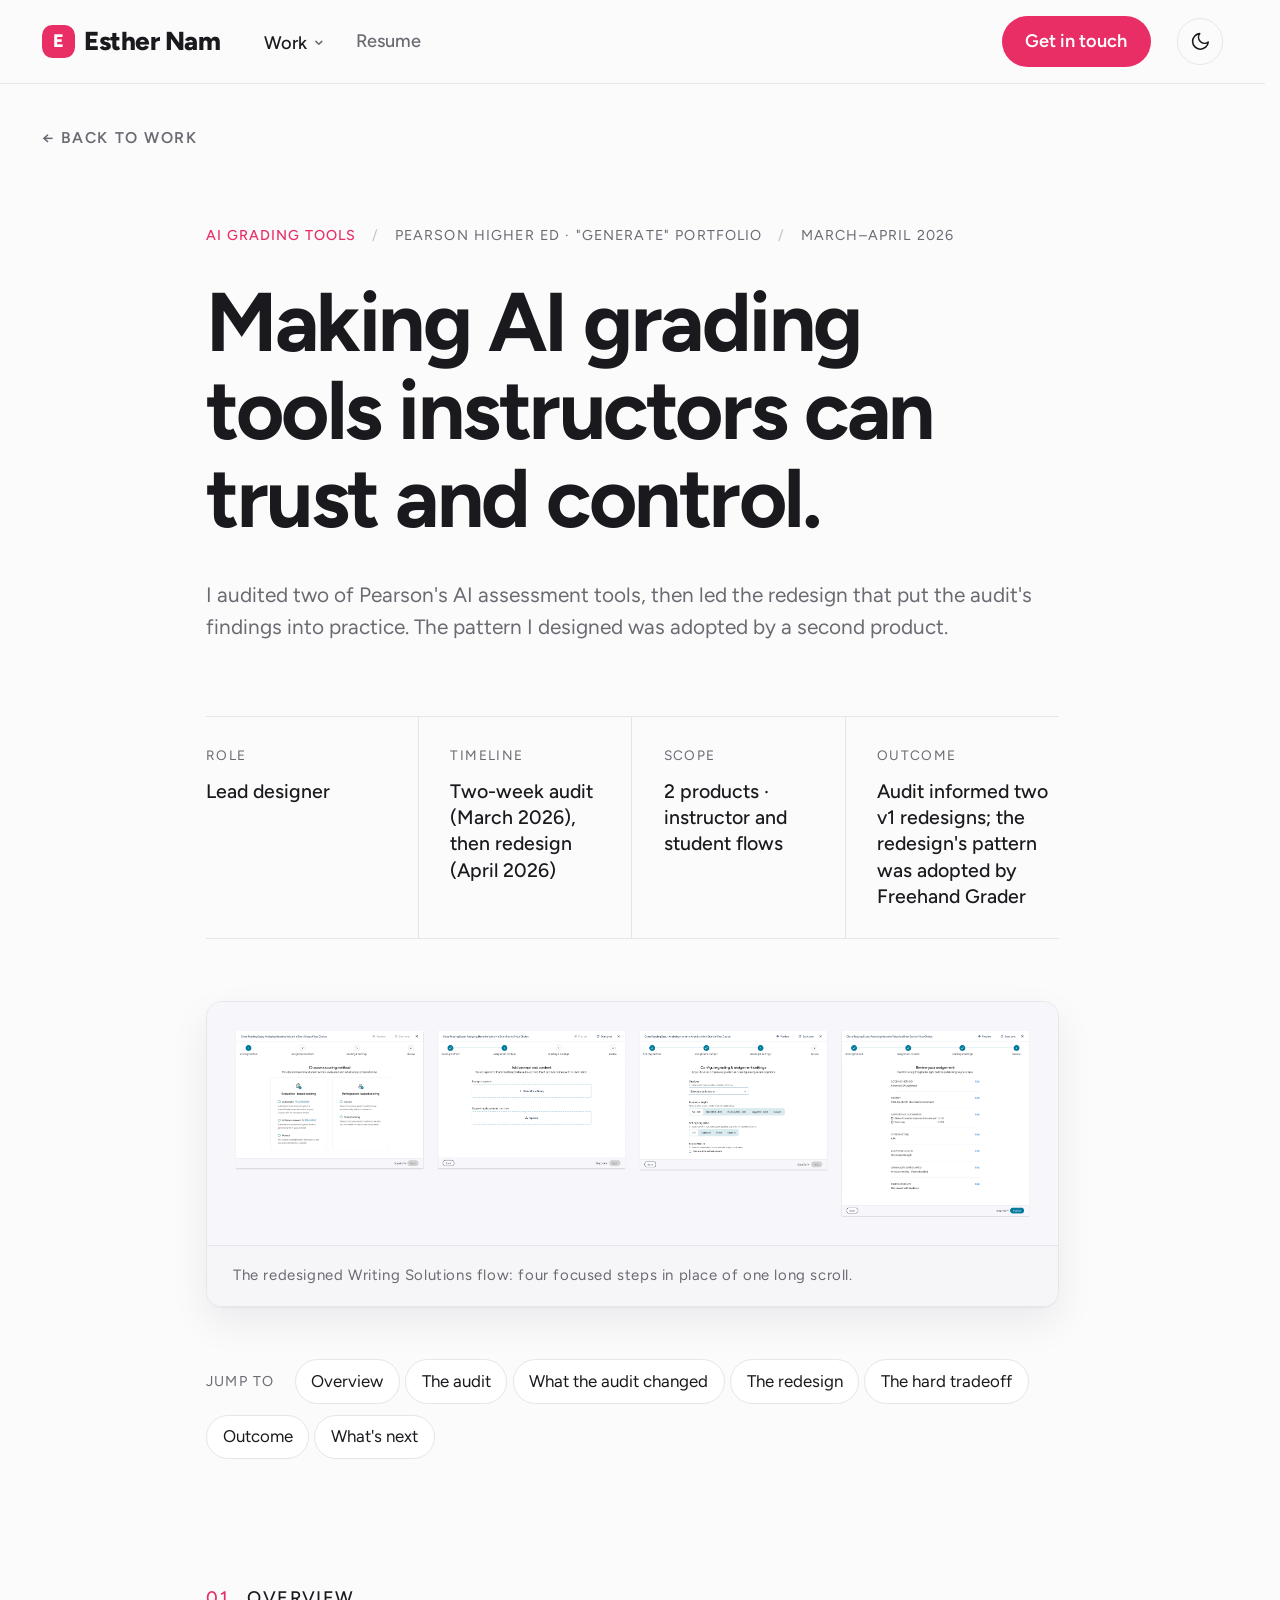
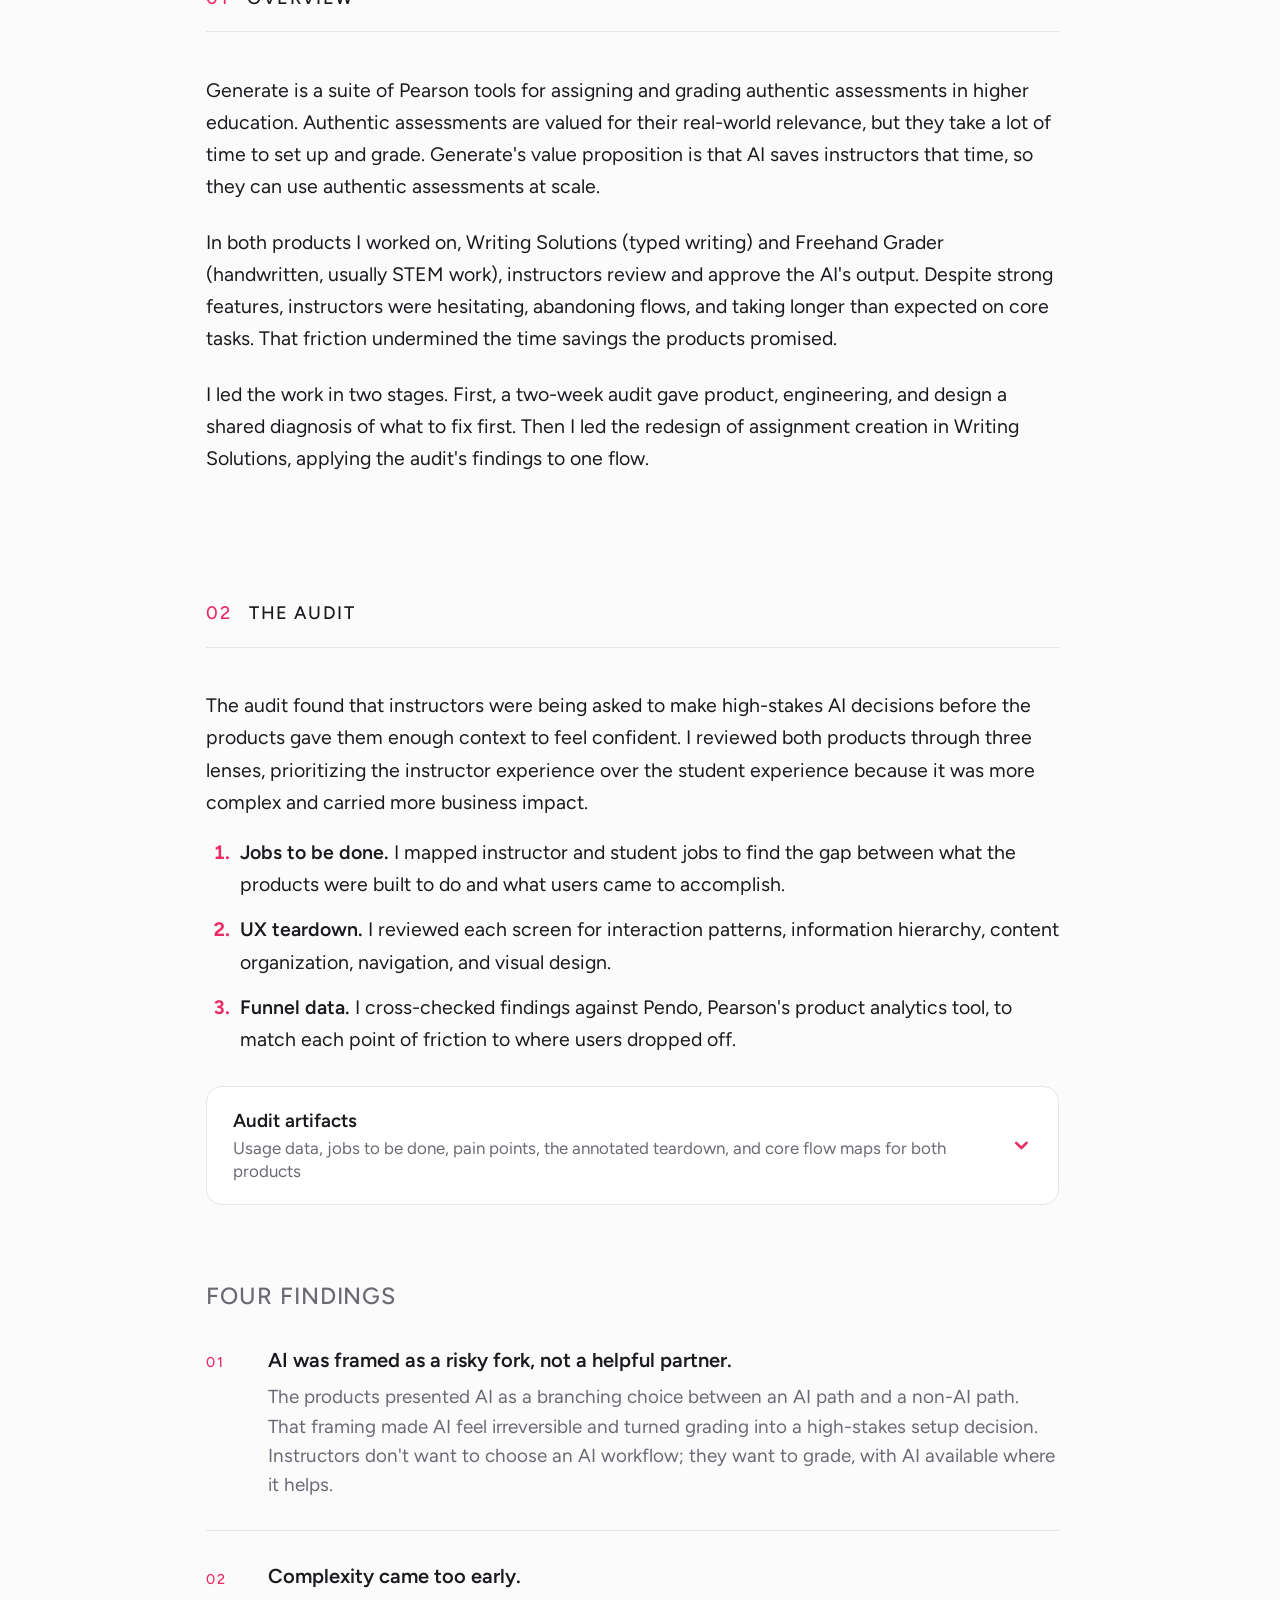
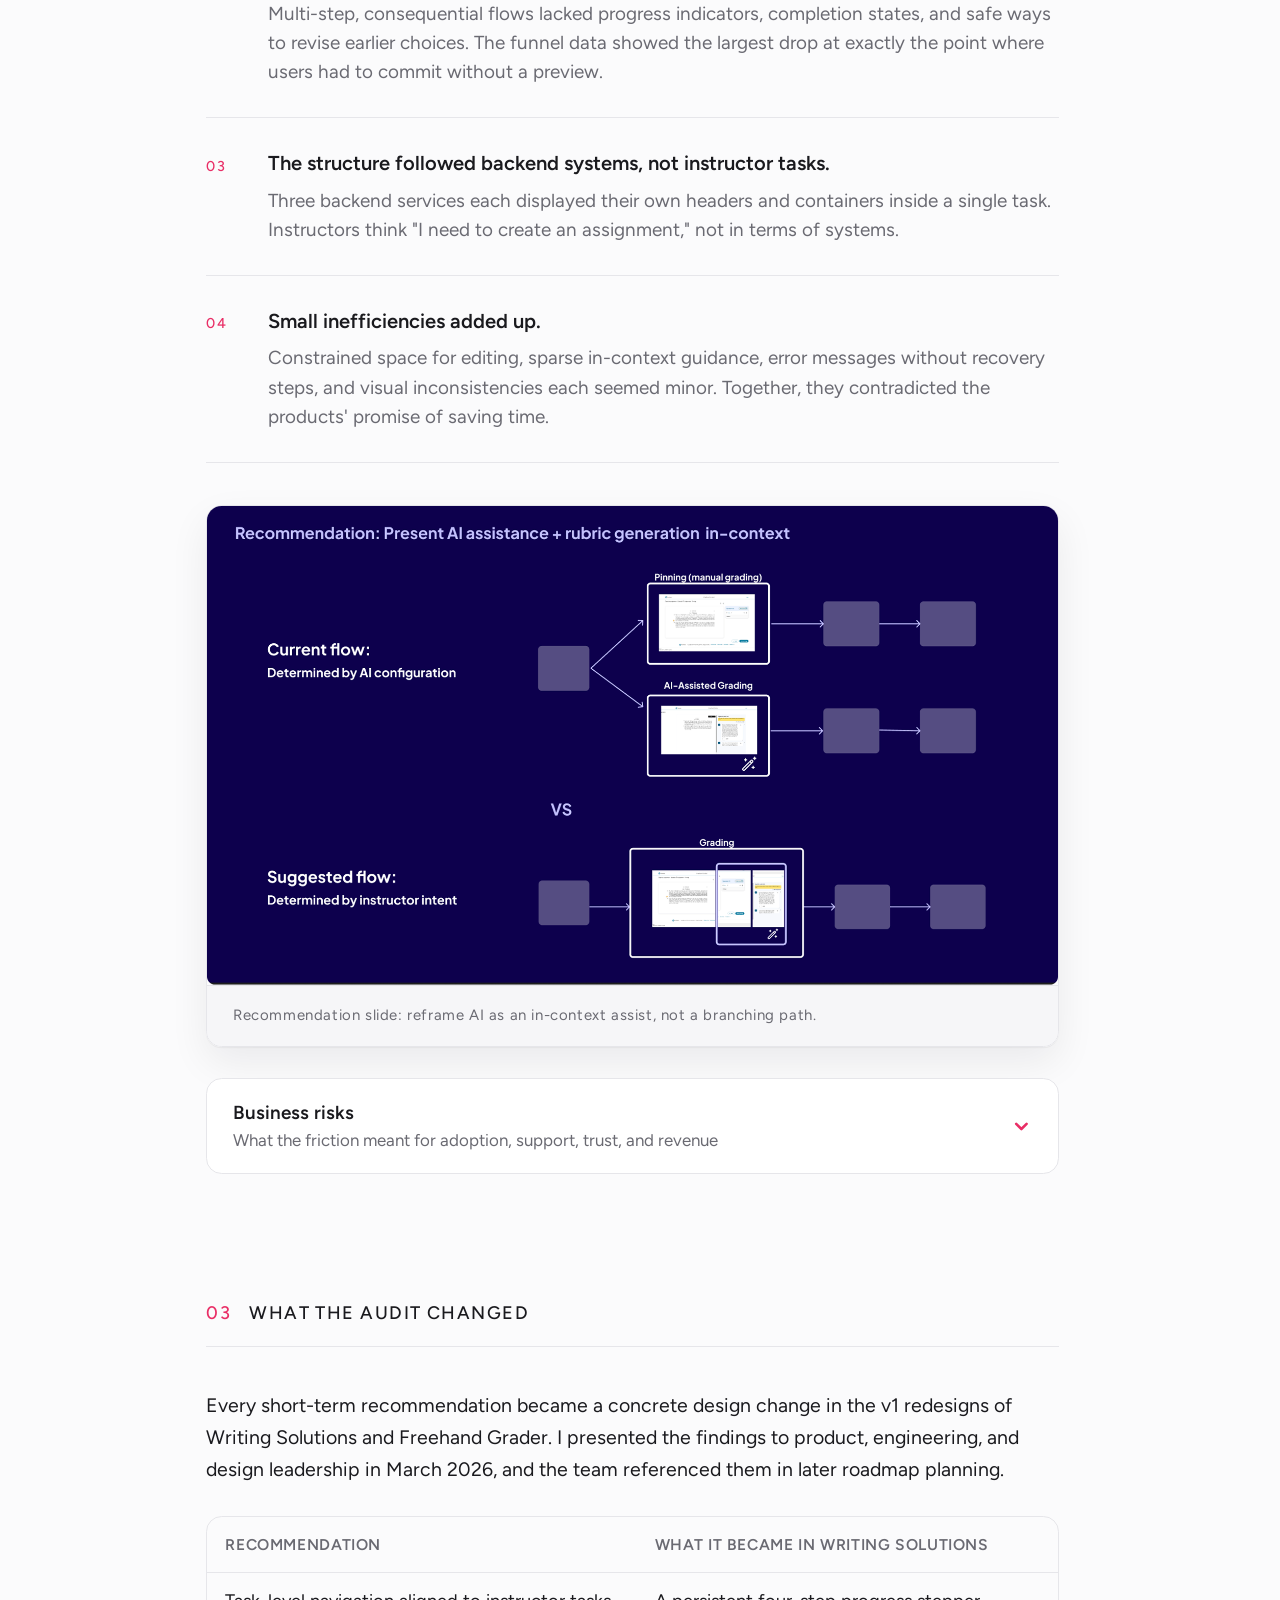
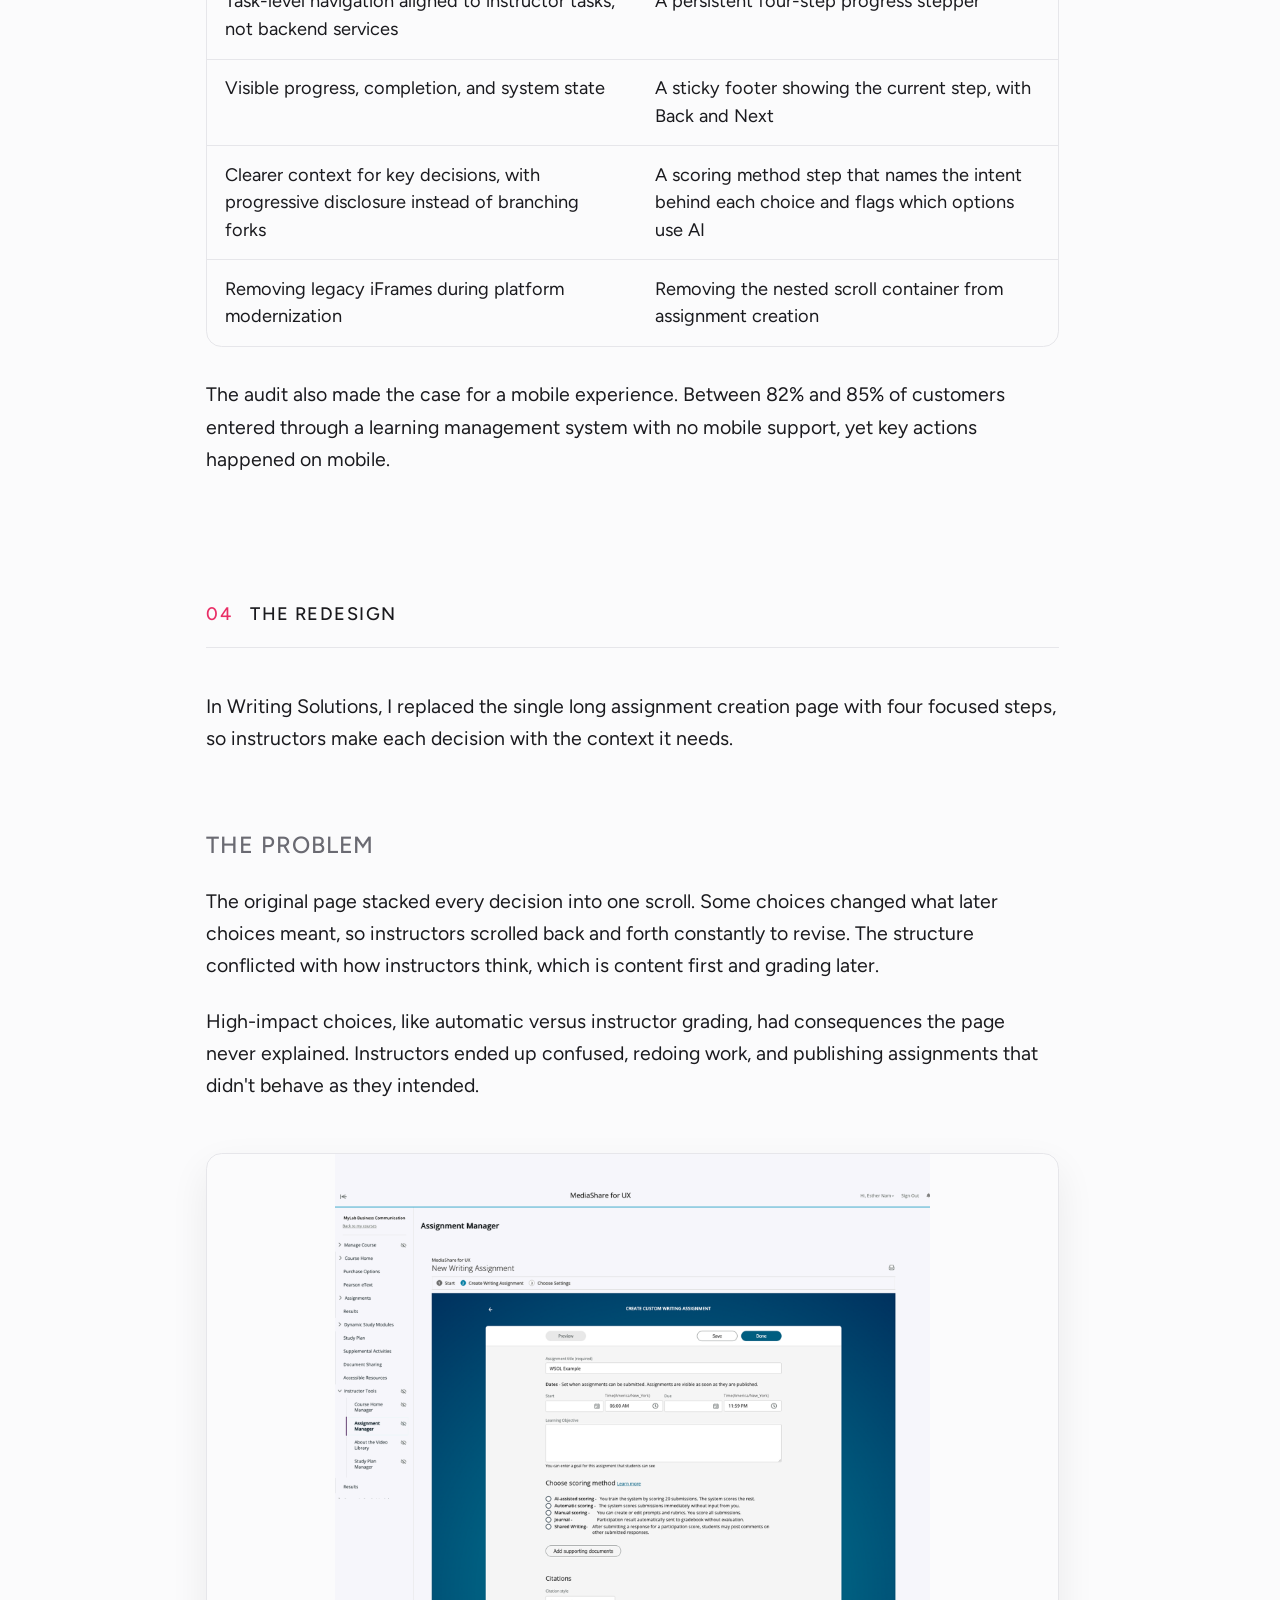
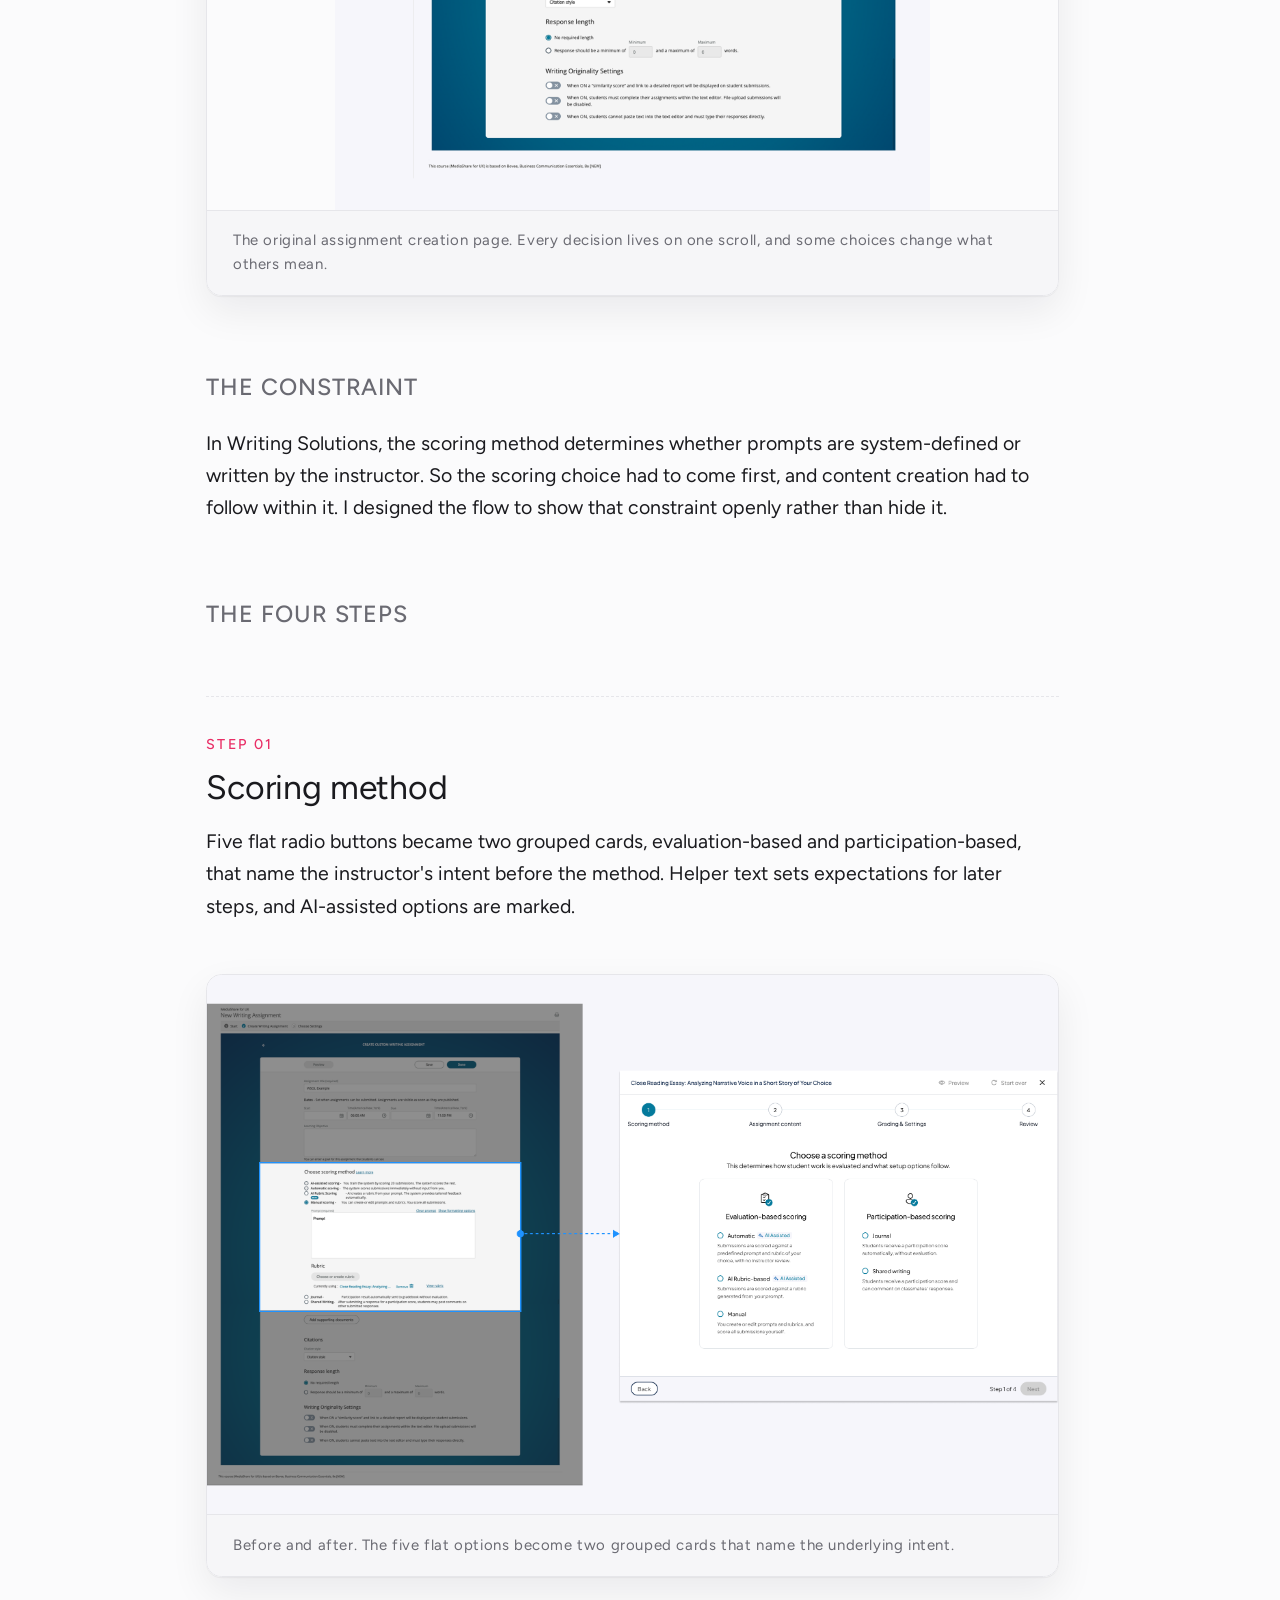
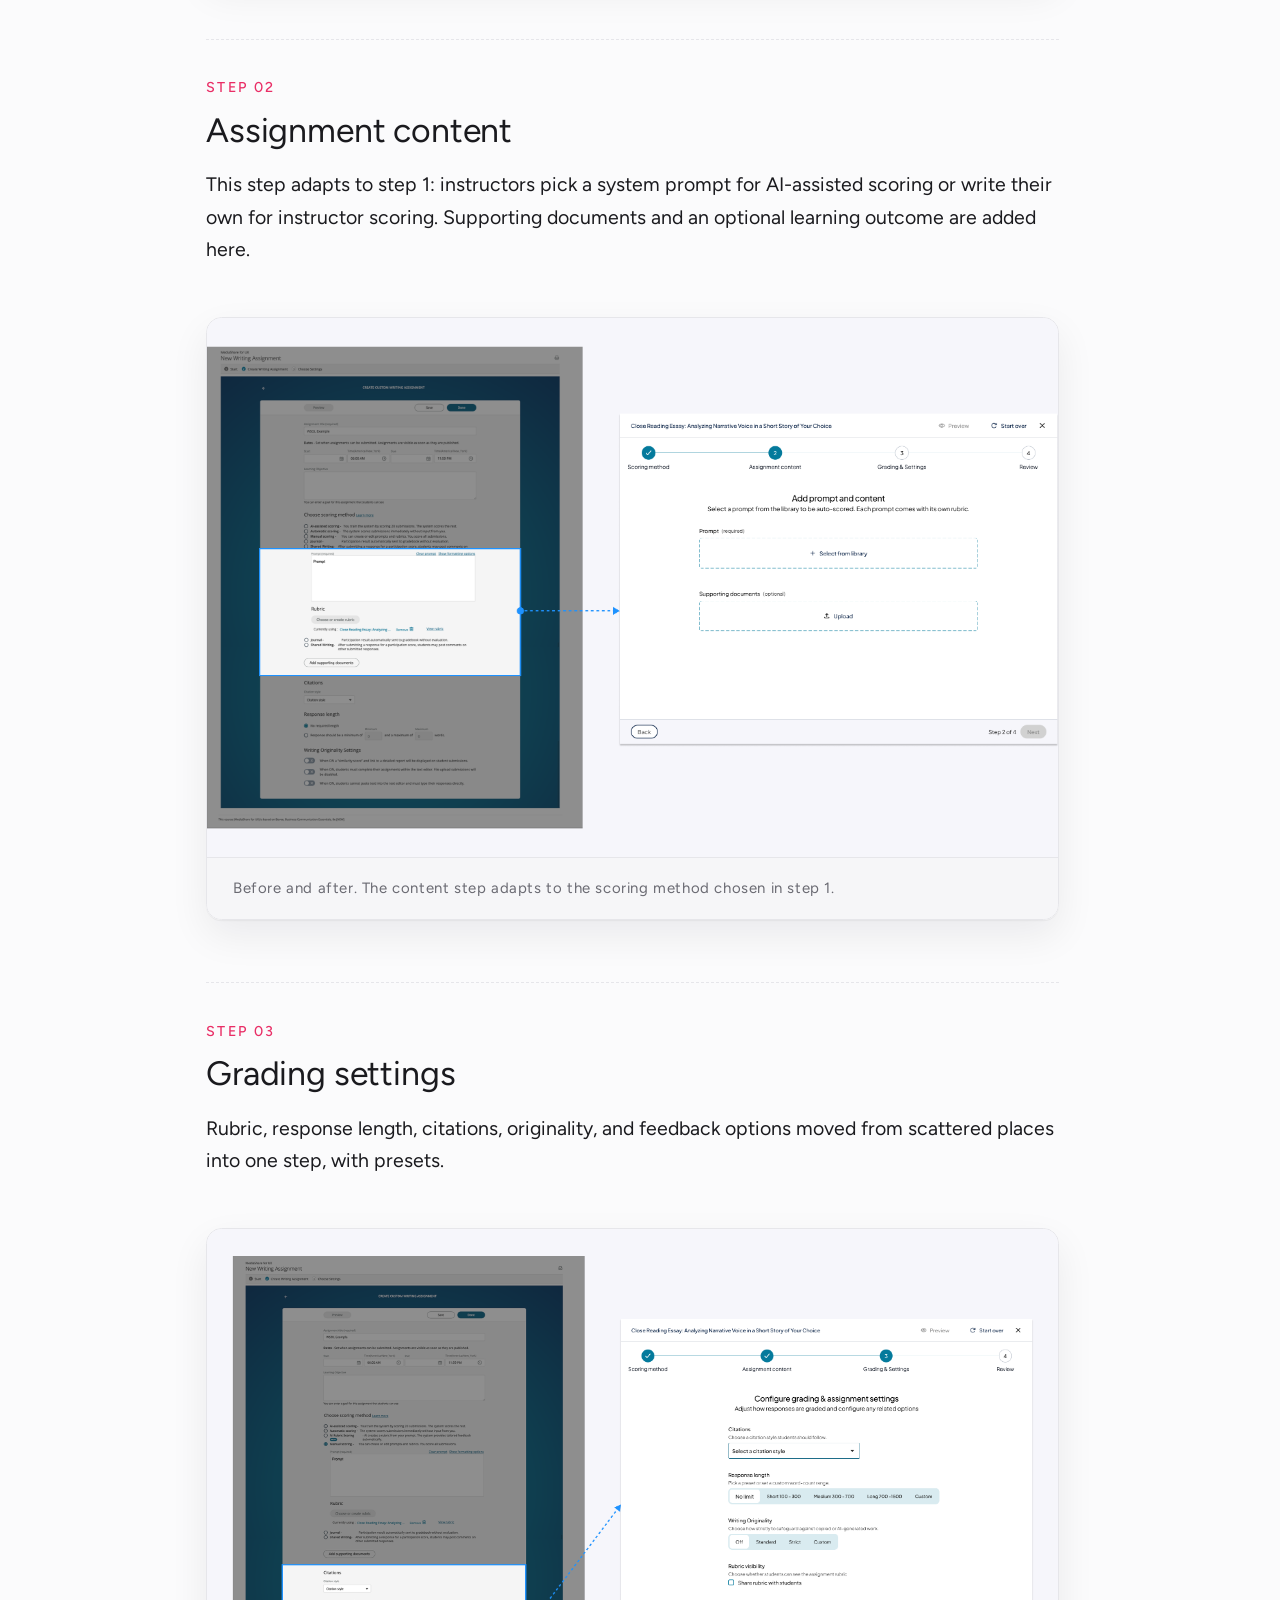
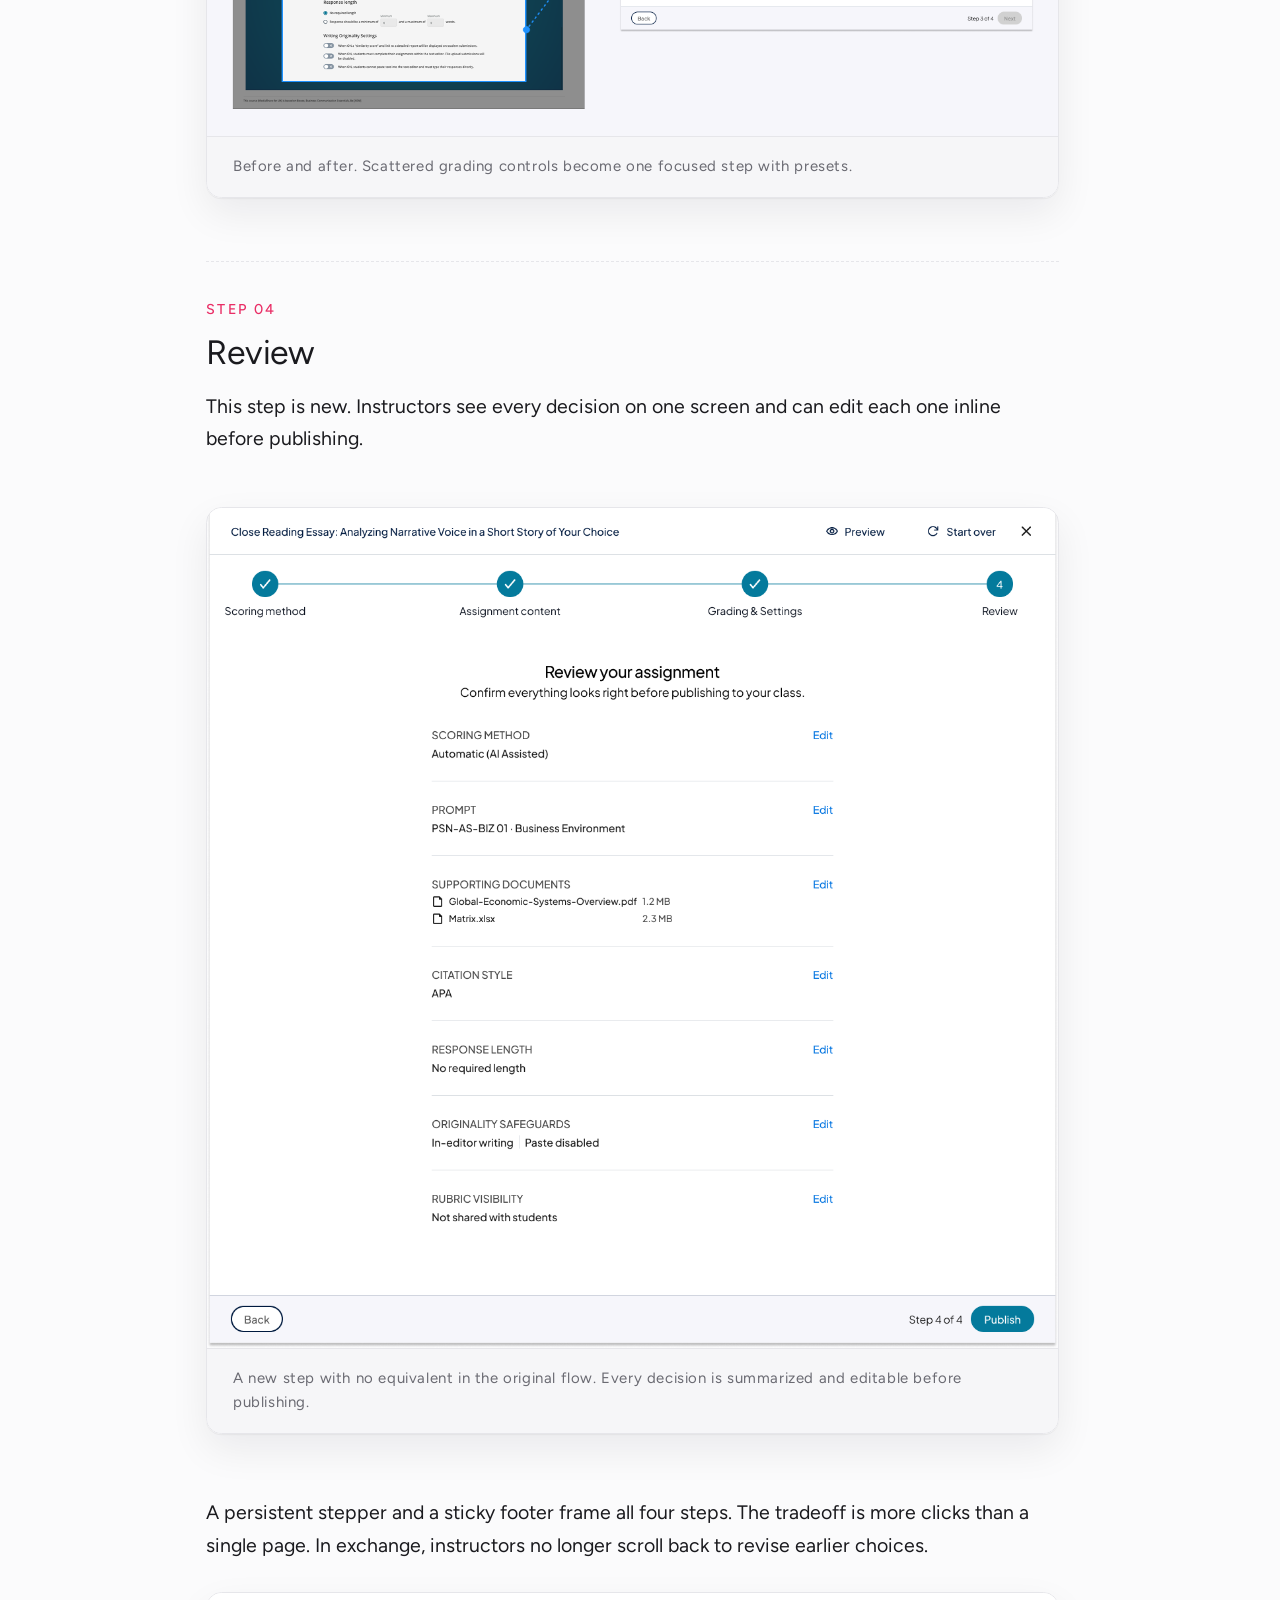
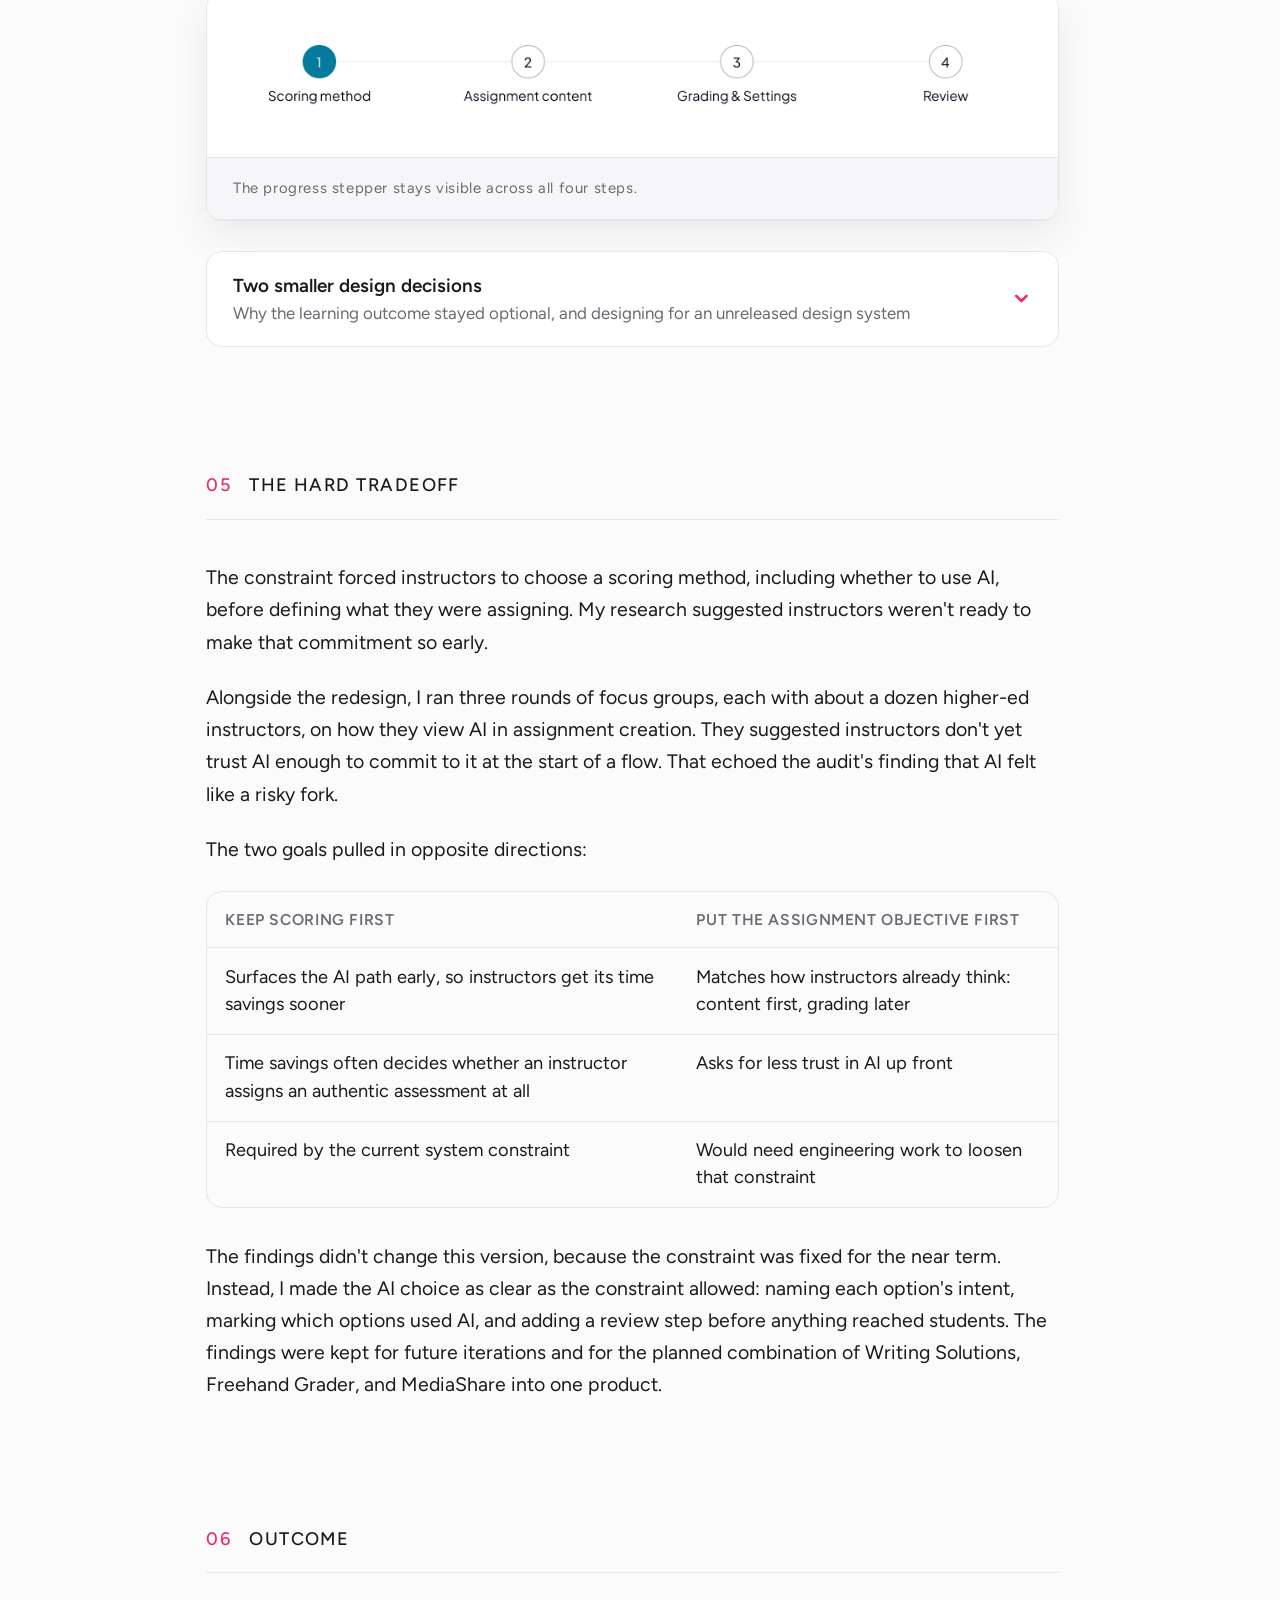
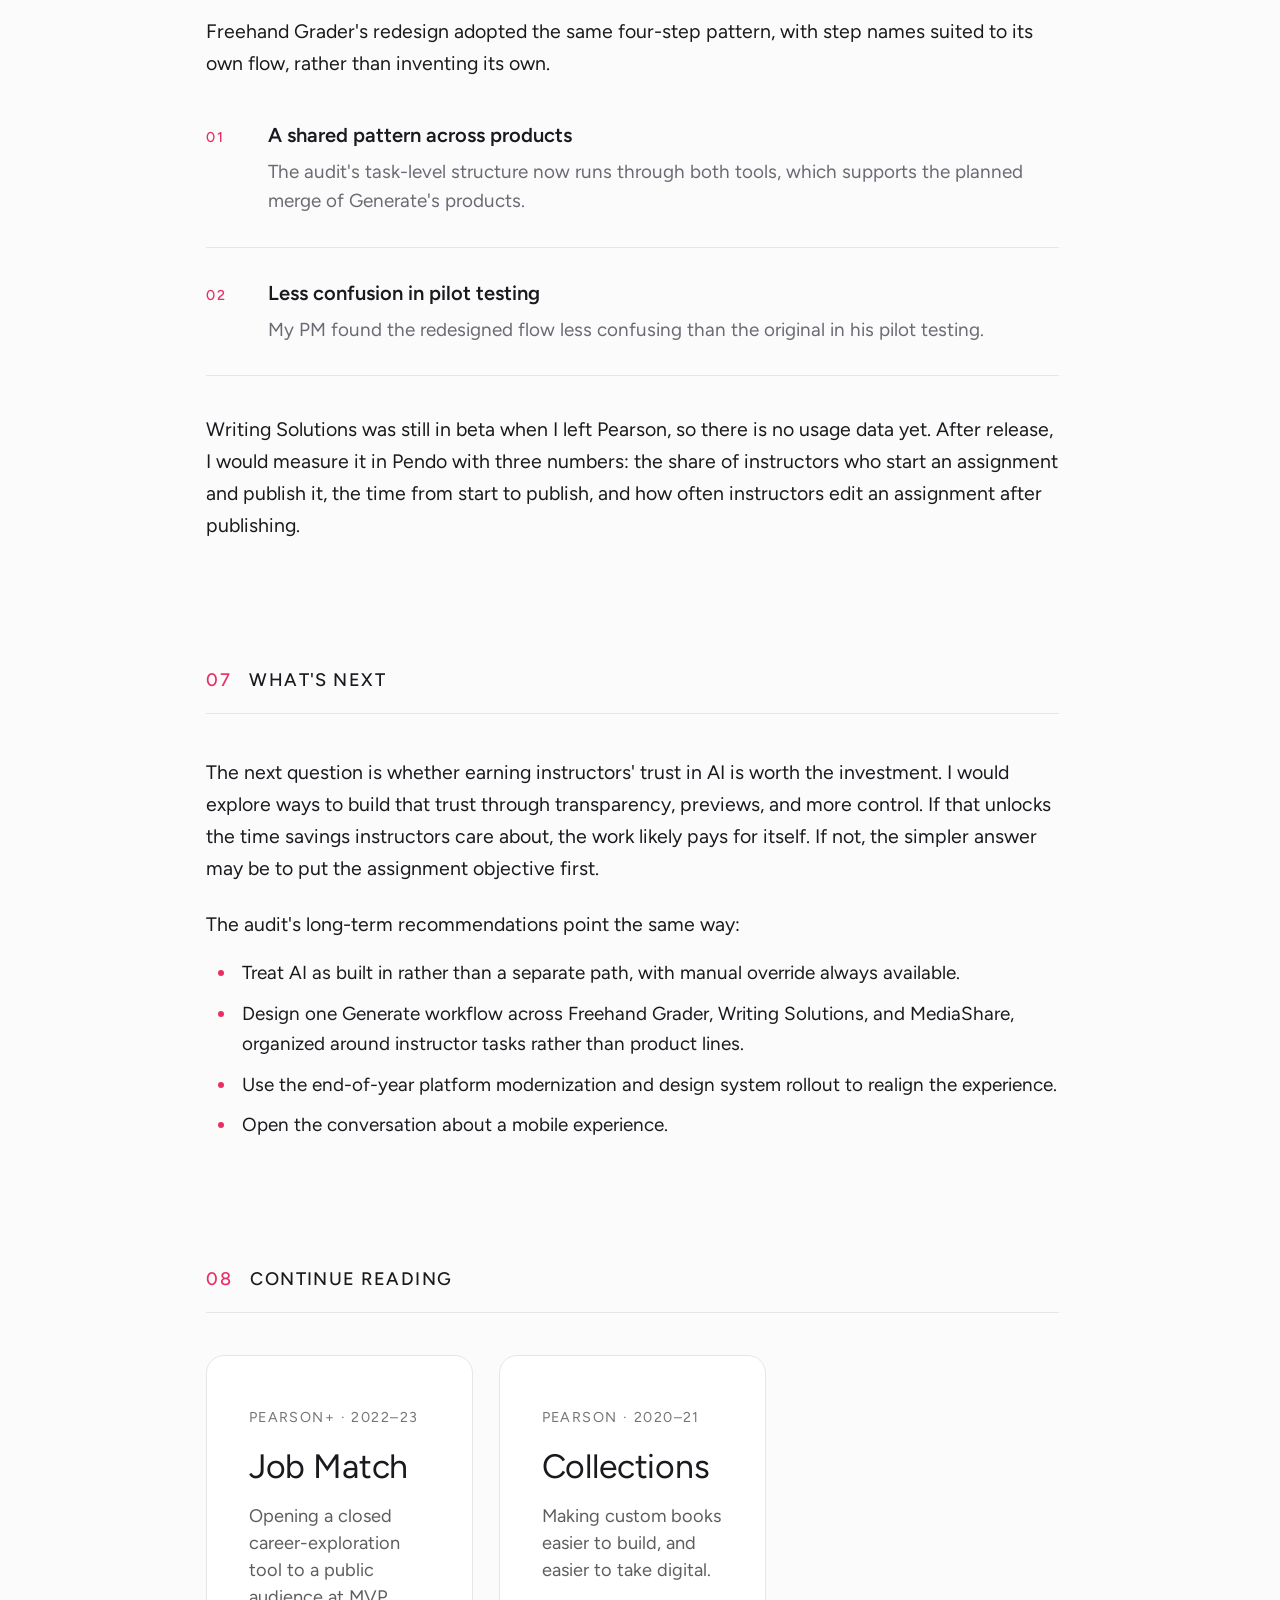
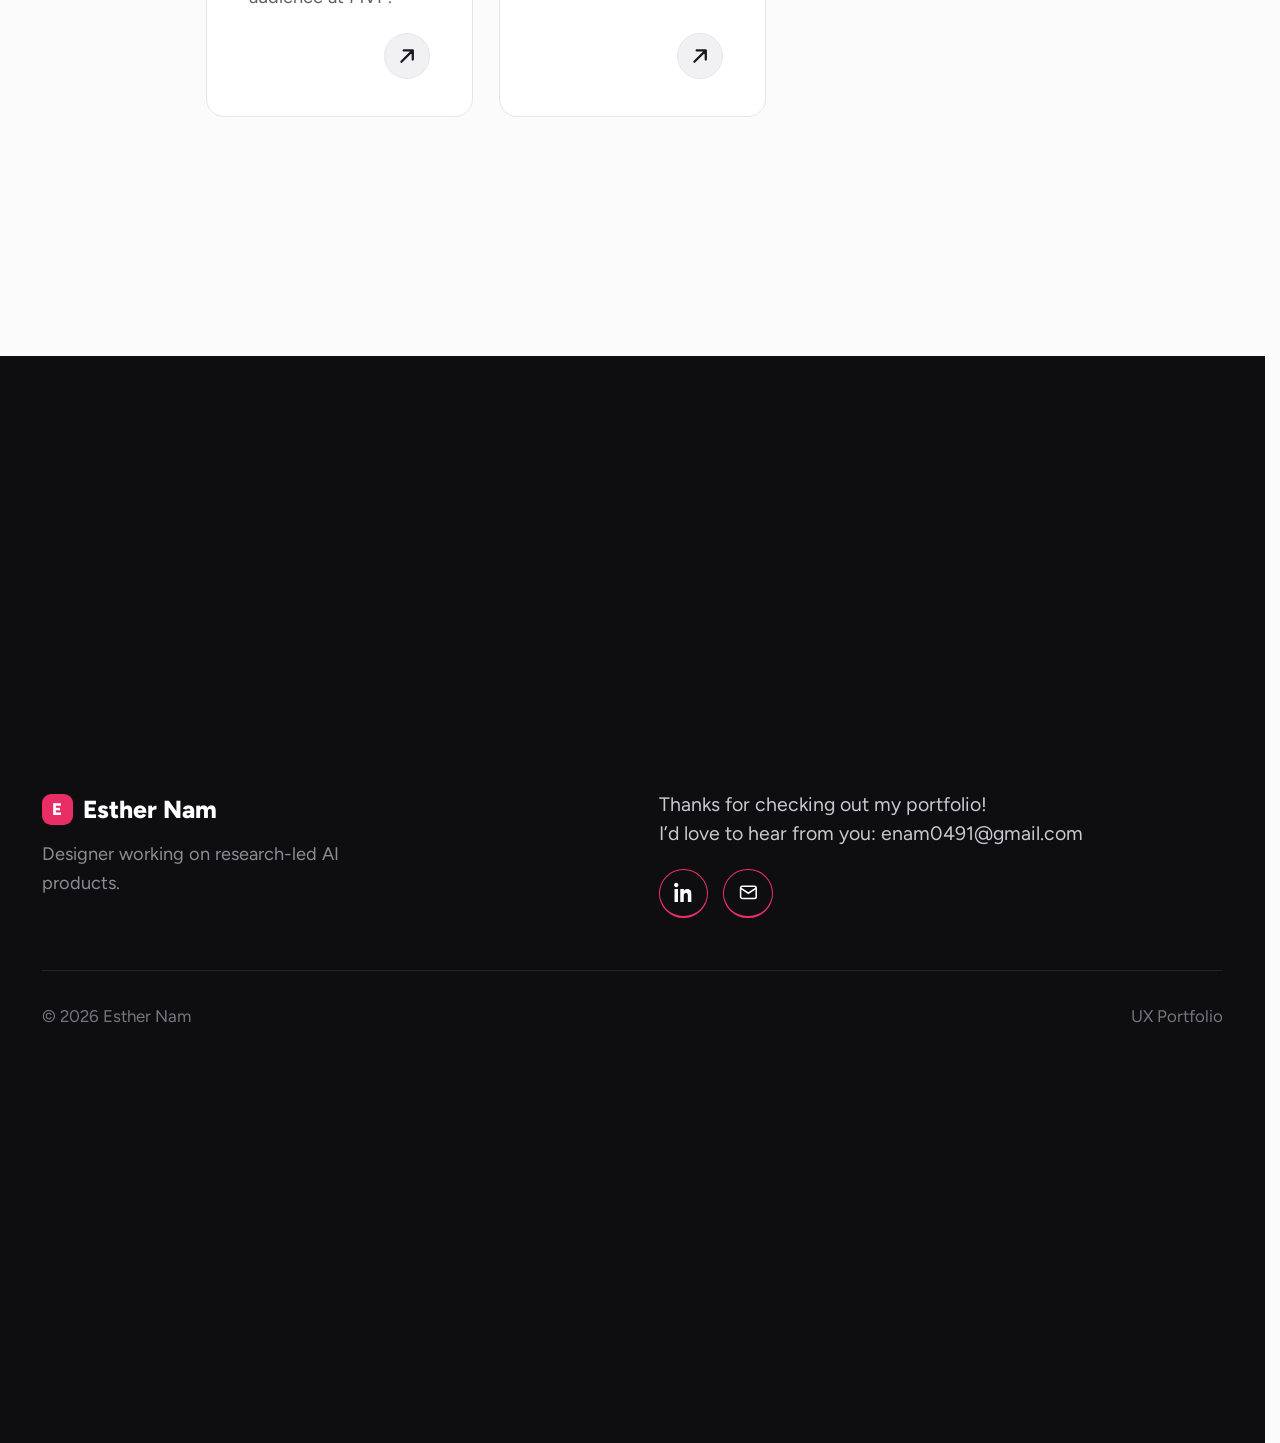
<file: pearson-ai-grading.html>
<!DOCTYPE html>
<html lang="en">
<head>
<!-- Google tag (gtag.js) -->
<script async src="https://www.googletagmanager.com/gtag/js?id=G-MR0TVY28CQ"></script>
<script>
  window.dataLayer = window.dataLayer || [];
  function gtag(){dataLayer.push(arguments);}
  gtag('js', new Date());

  gtag('config', 'G-MR0TVY28CQ');
</script>
<meta charset="utf-8" />
<link rel="icon" href="favicon.svg" type="image/svg+xml" />
<link rel="apple-touch-icon" href="favicon.svg" />
<meta name="viewport" content="width=device-width, initial-scale=1" />
<title>AI Grading Tools · Esther Nam</title>
<meta name="description" content="Esther Nam audited two of Pearson's AI assessment tools, then led the redesign that put the findings into practice." />
<link rel="preconnect" href="https://fonts.googleapis.com" />
<link rel="preconnect" href="https://fonts.gstatic.com" crossorigin />
<link href="https://fonts.googleapis.com/css2?family=Figtree:wght@400;500;600;700;800&display=swap" rel="stylesheet" />
<style>
  * { box-sizing: border-box; margin: 0; padding: 0; }
  html { scroll-behavior: smooth; scroll-padding-top: 96px; scrollbar-gutter: stable; }
  body {
    font-family: "Figtree", -apple-system, BlinkMacSystemFont, system-ui, sans-serif;
    font-size: 16px; line-height: 1.6;
    background: var(--bg); color: var(--ink);
    -webkit-font-smoothing: antialiased;
    transition: background-color 0.25s ease, color 0.25s ease;
    max-width: 100%;
  }
  img { max-width: 100%; }

  /* ─────────── Palette systems (identical to UX Audit Case Study) ─────────── */
  body[data-theme="blue"] {
    --bg: #FBFBFC;
    --ink: #1A1A1E;
    --muted: #6A6A72;
    --line: #E6E6EA;
    --line-soft: #F0F0F2;
    --accent: #E92E66;
    --accent-deep: #B11248;
    --accent-soft: #FCE7EE;
    --card-bg: #FFFFFF;
    --card-bg-soft: #F6F6F8;
    --card-ink: #1A1A1E;
    --card-line: #E6E6EA;
    --pill-bg: #FFFFFF;
    --hero-tint: #F7F4F6;
    --highlight: #FBF1DA;
    --shadow: 0 1px 0 rgba(0,0,0,0.04), 0 12px 30px rgba(20, 20, 30, 0.07);
  }
  body[data-theme="graphite"] {
    --bg: #0B0B0F;
    --ink: #E8E8EE;
    --muted: #8D8D95;
    --line: #2A2A33;
    --line-soft: #1E1E26;
    --accent: #FF6492;
    --accent-deep: #FF8DAE;
    --accent-soft: rgba(255,100,146,0.16);
    --card-bg: #F8F8FA;
    --card-bg-soft: #1E1E26;
    --card-ink: #0E0E10;
    --card-line: #E0E0E5;
    --pill-bg: #1E1E26;
    --hero-tint: #1A1A22;
    --shadow: 0 1px 0 rgba(255,255,255,0.04), 0 12px 30px rgba(0, 0, 0, 0.4);
  }

  /* ─────────── Site nav ─────────── */
  .site-nav {
    max-width: 1080px; margin: 0 auto;
    padding: 32px 32px 0;
    display: flex; align-items: center; justify-content: space-between;
  }
  .wordmark {
    font-family: "Figtree", sans-serif;
    font-size: 22px; color: var(--ink); text-decoration: none;
    letter-spacing: -0.01em;
  }
  .wordmark .dot { color: var(--accent); }
  .site-nav nav { display: flex; gap: 28px; align-items: center; }
  .site-nav nav a {
    font-size: 13px; color: var(--muted); text-decoration: none;
    transition: color 0.2s; font-family: "Figtree", sans-serif;
  }
  .site-nav nav a:hover { color: var(--ink); }
  .site-nav nav a.current { color: var(--ink); font-weight: 500; }

  .theme-toggle {
    display: inline-grid; place-items: center;
    width: 32px; height: 32px; border-radius: 999px;
    margin-left: 8px;
    background: transparent; border: 1px solid var(--line);
    color: var(--ink); cursor: pointer;
    transition: border-color 0.15s, transform 0.15s;
  }
  .theme-toggle:hover { border-color: var(--ink); transform: scale(1.04); }
  .theme-toggle svg { width: 14px; height: 14px; }
  .theme-toggle .icon-sun, .theme-toggle .icon-moon { display: none; }
  body[data-theme="blue"] .theme-toggle .icon-moon { display: block; }
  body[data-theme="graphite"] .theme-toggle .icon-sun { display: block; }

  /* ─────────── Persistent top nav (identical across all pages) ─────────── */
  .topbar { position: sticky; top: 0; z-index: 50; background: color-mix(in srgb, var(--bg) 88%, transparent); backdrop-filter: saturate(140%) blur(10px); border-bottom: 1px solid var(--line); }
  .topbar .inner { max-width: 1080px; margin: 0 auto; padding: 0 32px; height: 64px; display: flex; align-items: center; gap: 20px; }
  .brand { font-weight: 800; font-size: 20px; letter-spacing: -0.02em; text-decoration: none; color: var(--ink); display: flex; align-items: center; gap: 7px; }
  .brand .mk { width: 26px; height: 26px; border-radius: 8px; background: var(--accent); color: #fff; display: grid; place-items: center; font-size: 14px; font-weight: 800; }
  .topbar nav { display: flex; align-items: center; gap: 24px; margin-left: 14px; }
  .topbar nav a { text-decoration: none; color: var(--muted); font-size: 14px; font-weight: 500; line-height: 1; transition: color 0.18s; }
  .topbar nav a:hover, .topbar nav a.active { color: var(--ink); }
  .nav-work { position: relative; }
  .nav-work > a { display: inline-flex; align-items: center; gap: 4px; }
  .nav-work .caret { width: 9px; height: 9px; opacity: 0.65; transition: transform 0.18s; }
  .nav-work:hover .caret { transform: rotate(180deg); }
  .nav-work::after { content: ""; position: absolute; top: 100%; left: -14px; right: -14px; height: 14px; }
  .work-menu { position: absolute; top: calc(100% + 12px); left: 50%; transform: translateX(-50%) translateY(-4px); min-width: 240px; background: var(--bg); border: 1px solid var(--line); border-radius: 12px; box-shadow: 0 18px 44px -18px rgba(0,0,0,0.30); padding: 7px; opacity: 0; visibility: hidden; transition: opacity 0.16s ease, transform 0.16s ease; z-index: 80; }
  .nav-work:hover .work-menu { opacity: 1; visibility: visible; transform: translateX(-50%) translateY(0); }
  .topbar .work-menu a { display: block; padding: 9px 12px; border-radius: 8px; color: var(--ink); font-size: 13.5px; font-weight: 600; white-space: nowrap; }
  .topbar .work-menu a small { display: block; color: var(--muted); font-size: 11.5px; font-weight: 400; margin-top: 1px; }
  .topbar .work-menu a:hover { background: var(--field); color: var(--ink); }
  .topbar .spacer { flex: 1; }
  .topbar .btn-primary { background: var(--accent); color: #fff; border: 0; padding: 9px 18px; border-radius: 999px; font: inherit; font-weight: 600; font-size: 14px; line-height: 1.5; cursor: pointer; text-decoration: none; white-space: nowrap; transition: filter 0.18s, transform 0.15s; }
  .topbar .btn-primary:hover { filter: brightness(1.06); transform: translateY(-1px); }
  .topbar .theme-toggle { margin-left: 0; }

  .back-link {
    max-width: 1080px; margin: 0 auto;
    padding: 32px 32px 0;
    display: block; font-size: 12px; font-weight: 600; color: var(--muted);
    text-decoration: none; font-family: "Figtree", sans-serif;
    letter-spacing: 0.1em; text-transform: uppercase;
  }
  .back-link:hover { color: var(--accent); }

  /* ─────────── Case study layout ─────────── */
  .case-study {
    max-width: 720px; margin: 0 auto;
    padding: 0 32px 120px;
  }
  .meta-strip {
    margin-top: 56px;
    display: flex; align-items: center; gap: 12px; flex-wrap: wrap;
    font-family: "Figtree", sans-serif;
    font-size: 11px; letter-spacing: 0.08em; text-transform: uppercase;
    color: var(--muted);
  }
  .meta-strip .tag { color: var(--accent); font-weight: 500; }
  .meta-strip .sep { opacity: 0.4; }

  .case-title {
    font-family: "Figtree", sans-serif;
    font-weight: 400;
    font-size: clamp(40px, 5.5vw, 64px);
    line-height: 1.06;
    letter-spacing: -0.015em;
    margin-top: 24px;
    max-width: 22ch;
    color: var(--ink);
    text-wrap: balance;
  }
  .case-title em { font-style: normal; color: inherit; }

  .case-deck {
    margin-top: 28px;
    max-width: none;
    font-size: 16px; line-height: 1.55; color: var(--muted);
  }

  /* Hero meta grid */
  .hero-meta {
    margin-top: 56px;
    border-top: 1px solid var(--line);
    border-bottom: 1px solid var(--line);
    display: grid; grid-template-columns: repeat(4, 1fr);
  }
  .meta-cell {
    padding: 22px 24px;
    display: flex; flex-direction: column; gap: 8px;
    border-right: 1px solid var(--line);
  }
  .meta-cell:first-child { padding-left: 0; }
  .meta-cell:last-child { border-right: 0; padding-right: 0; }
  .meta-cell .k {
    font-family: "Figtree", sans-serif;
    font-size: 10.5px; letter-spacing: 0.1em; text-transform: uppercase;
    color: var(--muted);
  }
  .meta-cell .v {
    font-size: 15px; color: var(--ink); font-weight: 500;
    line-height: 1.35;
  }

  /* Jump nav */
  .jump {
    margin-top: 40px;
    display: flex; flex-wrap: wrap; gap: 8px 4px;
    align-items: center;
  }
  .jump-label {
    font-family: "Figtree", sans-serif;
    font-size: 11px; letter-spacing: 0.08em; text-transform: uppercase;
    color: var(--muted); margin-right: 12px;
  }
  .jump a {
    font-size: 13px; color: var(--ink); text-decoration: none;
    padding: 6px 12px; border-radius: 999px;
    border: 1px solid var(--line);
    transition: background-color 0.2s, border-color 0.2s, color 0.2s;
    background: var(--pill-bg);
  }
  .jump a:hover { border-color: var(--accent); color: var(--accent); }

  /* ─────────── Sections ─────────── */
  section { margin-top: 96px; scroll-margin-top: 100px; }
  .section-head {
    display: flex; align-items: baseline; gap: 16px;
    margin-bottom: 32px;
    padding-bottom: 14px;
    border-bottom: 1px solid var(--line);
  }
  .section-eyebrow {
    font-family: "Figtree", sans-serif;
    font-size: 14px; letter-spacing: 0.08em; text-transform: uppercase;
    color: var(--ink); font-weight: 500; flex-shrink: 0;
  }
  .section-eyebrow .num { color: var(--accent); margin-right: 14px; }
  h2.section-title {
    font-family: "Figtree", sans-serif;
    font-weight: 400;
    font-size: clamp(28px, 3.4vw, 40px);
    line-height: 1.15;
    letter-spacing: -0.01em;
    color: var(--ink);
    max-width: 22ch;
    text-wrap: balance;
  }
  h2.section-title em { font-style: normal; color: inherit; }

  .prose { max-width: none; font-size: 15px; line-height: 1.65; color: var(--ink); }
  .prose p + p { margin-top: 18px; }
  .prose strong { font-weight: 600; }

  ul.clean { list-style: none; padding: 0; margin: 12px 0; max-width: none; }
  ul.clean li {
    padding: 14px 0 14px 28px; border-top: 1px solid var(--line);
    position: relative; font-size: 14.5px; line-height: 1.55;
  }
  ul.clean li:last-child { border-bottom: 1px solid var(--line); }
  ul.clean li::before {
    content: "•"; position: absolute; left: 8px; top: 14px;
    color: var(--accent); font-size: 15px; line-height: 1.55;
  }
  ul.clean li strong { font-weight: 600; }
  /* Indented bullet list inside prose */
  .prose ul.bullets {
    list-style: disc; margin: 14px 0 0; padding-left: 24px; max-width: none;
  }
  .prose ul.bullets li {
    font-size: 14.5px; line-height: 1.6; color: var(--ink);
    margin-bottom: 8px; padding-left: 4px;
  }
  .prose ul.bullets li::marker { color: var(--accent); }
  /* Goals list sits right under the section divider, drop its first top border to avoid a doubled line */
  #goals ul.clean li:first-child { border-top: 0; padding-top: 4px; }
  #goals ul.clean li:first-child::before { top: 4px; }

  /* Impact list, identical to audit */
  .impact-list {
    margin-top: 8px;
    display: flex; flex-direction: column;
  }
  .impact-list li {
    list-style: none;
    padding: 24px 0;
    border-bottom: 1px solid var(--line);
    display: flex; gap: 24px; align-items: flex-start;
  }
  .impact-list li:first-child { padding-top: 8px; }
  .impact-list .imp-num {
    font-family: "Figtree", sans-serif;
    font-size: 11px; letter-spacing: 0.1em;
    color: var(--accent); font-weight: 500;
    padding-top: 4px; flex-shrink: 0; min-width: 24px;
  }
  .impact-list .imp-body { flex: 1; }
  .impact-list h4 { font-size: 15.5px; font-weight: 600; color: var(--ink); margin-bottom: 6px; line-height: 1.4; }
  .impact-list p { font-size: 14.5px; color: var(--muted); line-height: 1.55; }

  /* Figures */
  figure.real {
    margin-top: 40px;
    background: transparent; padding: 0; overflow: hidden;
    border: 1px solid var(--card-line);
    box-shadow: var(--shadow);
    border-radius: 12px;
  }
  body[data-theme="graphite"] figure.real { border-color: var(--line); }
  figure.real img { display: block; width: 100%; height: auto; cursor: zoom-in; }

  /* Lightbox */
  .lightbox {
    position: fixed; inset: 0; z-index: 1000;
    display: none; align-items: center; justify-content: center;
    background: rgba(8, 12, 28, 0.86);
    padding: 32px;
    cursor: zoom-out;
    opacity: 0; transition: opacity 0.2s ease;
  }
  .lightbox.open { display: flex; opacity: 1; }
  .lightbox img {
    max-width: 96vw; max-height: 92vh;
    width: auto; height: auto;
    border-radius: 8px;
    box-shadow: 0 24px 80px rgba(0,0,0,0.5);
    cursor: default;
  }
  .lightbox .lb-close {
    position: absolute; top: 20px; right: 24px;
    width: 40px; height: 40px; border-radius: 999px;
    border: 1px solid rgba(255,255,255,0.25);
    background: rgba(255,255,255,0.08);
    color: #fff; font-size: 20px; line-height: 1;
    display: grid; place-items: center; cursor: pointer;
    transition: background 0.18s;
  }
  .lightbox .lb-close:hover { background: rgba(255,255,255,0.18); }
  .lightbox .lb-hint {
    position: absolute; bottom: 24px; left: 0; right: 0;
    text-align: center; color: rgba(255,255,255,0.5);
    font-family: "Figtree", sans-serif; font-size: 11px; letter-spacing: 0.08em;
  }
  @media (prefers-reduced-motion: reduce) { .lightbox { transition: none; } }
  figure.real figcaption {
    margin: 0; padding: 14px 20px;
    background: var(--card-bg-soft);
    border-top: 1px solid var(--card-line);
    color: var(--muted);
    font-family: "Figtree", sans-serif;
    font-size: 11.5px; letter-spacing: 0.04em;
  }
  body[data-theme="graphite"] figure.real figcaption { border-color: var(--line); }

  /* Pull quote */
  .pullquote {
    margin: 56px 0;
    max-width: 32ch;
    font-family: "Figtree", sans-serif;
    font-weight: 400; font-style: italic;
    font-size: clamp(22px, 2.6vw, 30px); line-height: 1.3;
    color: var(--accent);
    letter-spacing: -0.005em;
    padding-left: 32px;
    border-left: 3px solid var(--accent);
    text-wrap: balance;
  }

  /* Insight callout (the audit's pattern) */
  .insight {
    margin-top: 56px;
    display: grid; grid-template-columns: 80px 1fr;
    gap: 32px; padding-bottom: 56px;
    border-bottom: 1px solid var(--line);
  }
  .insight:last-of-type { border-bottom: 0; padding-bottom: 0; }
  .insight .ins-num {
    font-family: "Figtree", sans-serif;
    font-size: 48px; font-weight: 300; line-height: 1;
    color: var(--accent);
  }
  .insight .ins-body { max-width: none; }
  .insight h3 {
    font-family: "Figtree", sans-serif;
    font-weight: 400; font-size: 26px; line-height: 1.2;
    color: var(--ink); margin-bottom: 16px; letter-spacing: -0.005em;
  }
  .insight h3 em { font-style: normal; color: inherit; }
  .insight p { font-size: 14.5px; line-height: 1.65; color: var(--ink); }
  .insight p + p { margin-top: 14px; }
  .insight .ins-pill {
    display: inline-block;
    font-family: "Figtree", sans-serif;
    font-size: 11px; letter-spacing: 0.06em; text-transform: uppercase;
    color: var(--accent);
    padding: 4px 10px; border-radius: 4px;
    background: var(--accent-soft);
    margin-bottom: 14px;
  }

  /* Chrome changes — three small panels */
  .chrome-grid {
    margin-top: 24px;
    display: flex; flex-direction: column;
    gap: 14px;
  }
  .chrome-card {
    padding: 24px 22px;
    background: var(--card-bg-soft);
    border: 1px solid var(--card-line);
    border-radius: 12px;
  }
  body[data-theme="graphite"] .chrome-card { border-color: var(--line); color: var(--ink); }
  .chrome-card .ck-num {
    font-family: "Figtree", sans-serif;
    font-size: 10.5px; letter-spacing: 0.1em;
    color: var(--accent); font-weight: 500; margin-bottom: 12px;
  }
  .chrome-card h4 {
    font-family: "Figtree", sans-serif;
    font-size: 14.5px; font-weight: 600; line-height: 1.3;
    color: var(--card-ink); margin-bottom: 8px;
    letter-spacing: -0.005em;
  }
  body[data-theme="graphite"] .chrome-card h4 { color: var(--ink); }
  .chrome-card p {
    font-size: 13.5px; line-height: 1.55;
    color: var(--card-ink); opacity: 0.75;
  }
  body[data-theme="graphite"] .chrome-card p { color: var(--ink); opacity: 0.75; }

  /* Step blocks */
  .step { margin: 48px 0; padding-top: 28px; border-top: 1px dashed var(--line); }
  .step:first-of-type { border-top: 0; padding-top: 0; }
  .step-num {
    font-family: "Figtree", sans-serif;
    font-size: 11px; letter-spacing: 0.16em; text-transform: uppercase;
    color: var(--accent); font-weight: 500; margin-bottom: 8px;
  }
  .step h3 {
    font-family: "Figtree", sans-serif; font-weight: 400;
    font-size: 26px; line-height: 1.2; letter-spacing: -0.005em;
    margin-bottom: 14px; color: var(--ink);
  }

  /* TBD placeholder */
  .tbd {
    border: 1px dashed var(--card-line); border-radius: 12px;
    padding: 22px 26px; color: var(--muted); font-size: 14px;
    font-family: "Figtree", sans-serif; letter-spacing: 0.02em;
    max-width: none;
  }
  body[data-theme="graphite"] .tbd { border-color: var(--line); }

  /* Next case card */
  .next-grid { margin-top: 24px; display: grid; grid-template-columns: repeat(3, 1fr); gap: 20px; }
  .next-card {
    display: block; padding: 32px;
    background: var(--card-bg); border-radius: 14px;
    text-decoration: none; color: var(--card-ink);
    transition: transform 0.2s;
    position: relative; overflow: hidden;
    min-height: 200px;
  }
  .next-card:hover { transform: translateY(-3px); }
  .next-card .nc-eyebrow {
    font-family: "Figtree", sans-serif;
    font-size: 11px; letter-spacing: 0.1em; text-transform: uppercase;
    color: var(--card-ink); opacity: 0.6;
  }
  .next-card h3 {
    font-family: "Figtree", sans-serif; font-weight: 400;
    font-size: 26px; line-height: 1.2; margin-top: 12px; margin-bottom: 12px;
    color: var(--card-ink); letter-spacing: -0.005em; max-width: 18ch;
  }
  .next-card p {
    font-size: 14px; line-height: 1.5;
    color: var(--card-ink); opacity: 0.7; max-width: 32ch;
  }
  .next-card .nc-arrow {
    position: absolute; bottom: 28px; right: 32px;
    width: 36px; height: 36px; border-radius: 999px;
    background: color-mix(in srgb, var(--card-ink) 7%, var(--card-bg));
    border: 1px solid var(--card-line); color: var(--card-ink);
    display: grid; place-items: center;
    transition: transform 0.2s, background-color 0.2s, color 0.2s, border-color 0.2s;
  }
  .next-card .nc-arrow svg { stroke: currentColor; }
  .next-card:hover .nc-arrow { background: var(--accent); border-color: var(--accent); color: #fff; transform: translate(2px, -2px); }

  /* Footer */
  footer#contact { max-width: none; margin: 64px 0 0; padding: 0; background: #0E0E11; color: #C9C9CF; min-height: calc(100vh - 64px); display: flex; align-items: center; }
  footer#contact .fin { width: 100%; max-width: 1080px; margin: 0 auto; padding: 64px 32px 48px; }
  footer#contact .ft-top { display: grid; grid-template-columns: repeat(auto-fit, minmax(260px, 1fr)); align-items: start; gap: 32px 40px; }
  footer#contact .ft-brand { font-weight: 800; font-size: 19px; color: #fff; display: flex; align-items: center; gap: 8px; }
  footer#contact .ft-brand .mk { width: 24px; height: 24px; border-radius: 7px; background: var(--accent); color: #fff; display: grid; place-items: center; font-size: 13px; font-weight: 800; }
  footer#contact .ft-tag { font-size: 14px; color: #8C8C95; margin-top: 8px; max-width: 30ch; }
  footer#contact .ft-cta { display: flex; flex-direction: column; align-items: flex-start; gap: 16px; }
  footer#contact .ft-cta > span { color: #C9C9CF; font-size: 15px; line-height: 1.5; }
  footer#contact .ft-links { display: flex; gap: 12px; }
  footer#contact .ft-links a { width: 38px; height: 38px; border-radius: 999px; border: 1px solid var(--accent); display: grid; place-items: center; color: #fff; text-decoration: none; transition: background-color 0.18s; }
  footer#contact .ft-links a:hover { background: var(--accent); }
  footer#contact .ft-cta a { color: #fff; font-weight: 600; text-decoration: none; border-bottom: 2px solid var(--accent); padding-bottom: 2px; }
  footer#contact .ft-bottom { display: flex; justify-content: space-between; gap: 16px; flex-wrap: wrap; margin-top: 40px; padding-top: 24px; border-top: 1px solid #232329; font-size: 13px; color: #76767E; }
  @media (max-width: 760px) { footer#contact .ft-top { grid-template-columns: 1fr; } }
  footer.legacy {
    max-width: 1080px; margin: 0 auto;
    padding: 48px 32px 80px;
    border-top: 1px solid var(--line);
    display: flex; justify-content: space-between; align-items: baseline;
    font-family: "Figtree", sans-serif;
    font-size: 11px; letter-spacing: 0.06em; text-transform: uppercase;
    color: var(--muted);
  }
  footer .f-r { display: flex; gap: 20px; }
  footer a { color: var(--muted); text-decoration: none; }
  footer a:hover { color: var(--ink); }

  /* Responsive */
  @media (max-width: 760px) {
    .site-nav, .back-link, footer { padding-left: 20px; padding-right: 20px; }
    .case-study { padding: 0 20px 80px; }
    .nav-links { gap: 18px; }
    .nav-links a { font-size: 12px; }
    .hero-meta { grid-template-columns: 1fr 1fr; }
    .meta-cell { padding: 18px 16px; }
    .meta-cell:nth-child(2) { border-right: 0; }
    .impact-list li:nth-child(odd) { padding-right: 0; }
    .impact-list li:nth-child(even) { padding-left: 0; }
    .chrome-grid { grid-template-columns: 1fr; }
    .next-grid { grid-template-columns: 1fr; }
    .insight { grid-template-columns: 1fr; gap: 12px; padding-bottom: 40px; }
    .insight .ins-num { font-size: 36px; }
    .jump { flex-wrap: wrap; }
    footer { flex-direction: column; gap: 16px; align-items: flex-start; }
  }
  @media (max-width: 460px) {
    .site-nav, .back-link, footer, .case-study { padding-left: 16px; padding-right: 16px; }
    .hero-meta { grid-template-columns: 1fr; }
    .meta-cell { border-right: 0; }
    .meta-cell:not(:last-child) { border-bottom: 1px solid var(--line); }
    .jump a { font-size: 12px; padding: 5px 10px; }
  }

  /* ─── Display type unified to Geist (was Poppins) ─── */
  .case-title { font-family: 'Figtree', -apple-system, system-ui, sans-serif !important; font-weight: 700 !important; letter-spacing: -0.03em !important; }
  .case-study :is(h2,h3,h4,h5,h6,blockquote), .insight .ins-num, figure.placeholder .ph-headline, .pull-quote { font-family: 'Figtree', -apple-system, system-ui, sans-serif !important; }
  .case-deck a { color: var(--accent); text-decoration: none; border-bottom: 1px solid currentColor; }
  .case-deck a:hover { border-bottom-width: 2px; }
  .case-deck a:focus-visible { outline: 2px solid var(--accent); outline-offset: 2px; border-radius: 2px; }
</style>
<link rel="stylesheet" href="shared.css" />
<style>/* Keep card text clear of the arrow button */ .next-card { padding-bottom: 80px; }</style>
<style>
/* Continue reading cards: one style on every case study, following light or dark mode */
body[data-theme] { --nc-bg: #FFFFFF; --nc-ink: #1A1A1E; --nc-arrow-bg: #F1F1F3; }
body[data-theme="graphite"] { --nc-bg: #1E1E26; --nc-ink: #E8E8EE; --nc-arrow-bg: #2A2A33; }
body[data-theme] .next-card { background: var(--nc-bg); border: 1px solid var(--line); color: var(--nc-ink); }
body[data-theme] .next-card .nc-eyebrow, body[data-theme] .next-card h3, body[data-theme] .next-card p { color: var(--nc-ink); }
body[data-theme] .next-card .nc-arrow { position: absolute; bottom: 28px; right: 32px; width: 36px; height: 36px; border-radius: 999px; display: grid; place-items: center; background: var(--nc-arrow-bg); border: 1px solid var(--line); color: var(--nc-ink); transform: none; }
body[data-theme] .next-card .nc-arrow svg { stroke: currentColor; }
body[data-theme] .next-card:hover .nc-arrow { background: var(--accent); border-color: var(--accent); color: #fff; transform: translate(2px, -2px); }
</style>
<style>
  /* Merged case study: panels, tables, sub-heads (from Dance Coach patterns) */
  .case-study .sub-head { font-family: 'Figtree', sans-serif; font-weight: 500; font-size: 18px; letter-spacing: 0.04em; text-transform: uppercase; color: var(--muted); margin-top: 56px; margin-bottom: 16px; }
  .case-study .prose ol.num-list { padding-left: 22px; margin: 14px 0 0; }
  .case-study .prose ol.num-list li { margin: 10px 0; padding-left: 4px; }
  .case-study .prose ol.num-list li::marker { color: var(--accent); font-weight: 700; }
  .dc-body .prose ul.bullets { padding-left: 22px; margin: 10px 0 0; }
  .dc-body .prose ul.bullets li { margin: 8px 0; padding-left: 4px; }
  .dc-body .prose ul.bullets li::marker { color: var(--accent); }
  .table-wrap { overflow-x: auto; border: 1px solid var(--line); border-radius: 12px; -webkit-overflow-scrolling: touch; }
  .dc-table { width: 100%; border-collapse: collapse; font-size: 14px; line-height: 1.5; color: var(--ink); min-width: 520px; }
  .dc-table th, .dc-table td { text-align: left; vertical-align: top; padding: 12px 14px; border-bottom: 1px solid var(--line); }
  .dc-table th { background: var(--field); font-weight: 600; font-size: 12px; letter-spacing: 0.04em; text-transform: uppercase; color: var(--muted); }
  .dc-table tbody tr:last-child td { border-bottom: 0; }
  details.more { margin-top: 24px; border: 1px solid var(--line); border-radius: 12px; background: var(--pill-bg); transition: border-color .18s; }
  details.more:hover, details.more[open] { border-color: color-mix(in srgb, var(--accent) 40%, var(--line)); }
  details.more > summary { list-style: none; cursor: pointer; display: flex; align-items: center; justify-content: space-between; gap: 16px; padding: 16px 20px; }
  details.more > summary::-webkit-details-marker { display: none; }
  details.more > summary:focus-visible { outline: 2px solid var(--accent); outline-offset: 2px; border-radius: 12px; }
  .more-label { font-size: 14.5px; font-weight: 600; color: var(--ink); line-height: 1.35; }
  .more-label small { display: block; font-size: 13px; font-weight: 400; color: var(--muted); margin-top: 3px; }
  details.more .chev { flex: none; width: 16px; height: 16px; color: var(--accent); transition: transform .2s; }
  details.more[open] .chev { transform: rotate(180deg); }
  details.more .more-body { padding: 20px 20px 24px; border-top: 1px solid var(--line); }
  .table-wrap { max-width: 100%; min-width: 0; }
  @media (max-width: 640px) { .dc-table { min-width: 0; font-size: 13.5px; } .dc-table th, .dc-table td { padding: 10px 12px; } }
  @media (prefers-reduced-motion: reduce) { details.more .chev { transition: none; } }
</style>
</head>
<body data-theme="blue" data-screen-label="AI Grading Tools Case Study">
<script>
  (function(){
    try {
      var t = localStorage.getItem('case-palette');
      document.body.dataset.theme = (t === 'graphite' || t === 'blue') ? t : 'blue';
    } catch(e) { document.body.dataset.theme = 'blue'; }
  })();
</script>

  <!-- Site nav (identical across all pages) -->
  <header class="topbar">
    <div class="inner">
      <a class="brand" href="index.html"><span class="mk">E</span>Esther Nam</a>
      <nav>
        <div class="nav-work">
          <a href="index.html" class="active">Work<svg class="caret" viewBox="0 0 16 16" fill="none" stroke="currentColor" stroke-width="2" stroke-linecap="round" stroke-linejoin="round"><path d="M4 6l4 4 4-4"/></svg></a>
          <div class="work-menu">
            <a href="pearson-ai-grading.html">AI Grading Tools<small>Audit to redesign · Pearson</small></a>
            <a href="job-match.html">Job Match<small>Career tool · POC → MVP</small></a>
            <a href="collections.html">Collections<small>Creation flow redesign · Shipped</small></a>
          </div>
        </div>
        <a href="resume.html">Resume</a>
      </nav>
      <span class="spacer"></span>
      <a href="#contact" class="btn-primary">Get in touch</a>
      <button class="theme-toggle" id="theme-toggle" type="button" aria-label="Toggle dark mode">
        <svg class="icon-moon" viewBox="0 0 24 24" fill="none" stroke="currentColor" stroke-width="1.8" stroke-linecap="round" stroke-linejoin="round"><path d="M21 12.79A9 9 0 1 1 11.21 3 7 7 0 0 0 21 12.79z"/></svg>
        <svg class="icon-sun" viewBox="0 0 24 24" fill="none" stroke="currentColor" stroke-width="1.8" stroke-linecap="round" stroke-linejoin="round"><circle cx="12" cy="12" r="4"/><path d="M12 2v2M12 20v2M4.93 4.93l1.41 1.41M17.66 17.66l1.41 1.41M2 12h2M20 12h2M4.93 19.07l1.41-1.41M17.66 6.34l1.41-1.41"/></svg>
      </button>
    </div>
  </header>

  <a href="index.html" class="back-link">← Back to work</a>

  <main class="case-study">

    <!-- ── Hero ── -->
    <div class="meta-strip">
      <span class="tag">AI GRADING TOOLS</span>
      <span class="sep">/</span>
      <span>Pearson Higher Ed · "Generate" portfolio</span>
      <span class="sep">/</span>
      <span>March–April 2026</span>
    </div>

    <h1 class="case-title">Making AI grading tools <em>instructors can trust and control</em>.</h1>

    <p class="case-deck">I audited two of Pearson's AI assessment tools, then led the redesign that put the audit's findings into practice. The pattern I designed was adopted by a second product.</p>

    <div class="hero-meta">
      <div class="meta-cell">
        <span class="k">Role</span>
        <span class="v">Lead designer</span>
      </div>
      <div class="meta-cell">
        <span class="k">Timeline</span>
        <span class="v">Two-week audit (March 2026), then redesign (April 2026)</span>
      </div>
      <div class="meta-cell">
        <span class="k">Scope</span>
        <span class="v">2 products · instructor and student flows</span>
      </div>
      <div class="meta-cell">
        <span class="k">Outcome</span>
        <span class="v">Audit informed two v1 redesigns; the redesign's pattern was adopted by Freehand Grader</span>
      </div>
    </div>

    <figure class="real" style="margin-top: 48px;">
      <img src="images/wsol-hero.png" alt="The redesigned assignment-creation flow: four steps shown together, Scoring method, Assignment content, Grading & Settings, and Review, each sharing a persistent progress tracker." />
      <figcaption>The redesigned Writing Solutions flow: four focused steps in place of one long scroll.</figcaption>
    </figure>

    <nav class="jump">
      <span class="jump-label">Jump to</span>
      <a href="#overview">Overview</a>
      <a href="#audit">The audit</a>
      <a href="#changed">What the audit changed</a>
      <a href="#redesign">The redesign</a>
      <a href="#tradeoff">The hard tradeoff</a>
      <a href="#outcome">Outcome</a>
      <a href="#whats-next">What's next</a>
    </nav>

    <!-- ── 01 Overview ── -->
    <section id="overview">
      <div class="section-head">
        <span class="section-eyebrow"><span class="num">01</span>Overview</span>
      </div>
      <div class="prose" style="margin-top: 32px;">
        <p>Generate is a suite of Pearson tools for assigning and grading authentic assessments in higher education. Authentic assessments are valued for their real-world relevance, but they take a lot of time to set up and grade. Generate's value proposition is that AI saves instructors that time, so they can use authentic assessments at scale.</p>
        <p>In both products I worked on, Writing Solutions (typed writing) and Freehand Grader (handwritten, usually STEM work), instructors review and approve the AI's output. Despite strong features, instructors were hesitating, abandoning flows, and taking longer than expected on core tasks. That friction undermined the time savings the products promised.</p>
        <p>I led the work in two stages. First, a two-week audit gave product, engineering, and design a shared diagnosis of what to fix first. Then I led the redesign of assignment creation in Writing Solutions, applying the audit's findings to one flow.</p>
      </div>
    </section>

    <!-- ── 02 The audit ── -->
    <section id="audit">
      <div class="section-head">
        <span class="section-eyebrow"><span class="num">02</span>The audit</span>
      </div>
      <div class="prose" style="margin-top: 32px;">
        <p>The audit found that instructors were being asked to make high-stakes AI decisions before the products gave them enough context to feel confident. I reviewed both products through three lenses, prioritizing the instructor experience over the student experience because it was more complex and carried more business impact.</p>
        <ol class="num-list">
          <li><strong>Jobs to be done.</strong> I mapped instructor and student jobs to find the gap between what the products were built to do and what users came to accomplish.</li>
          <li><strong>UX teardown.</strong> I reviewed each screen for interaction patterns, information hierarchy, content organization, navigation, and visual design.</li>
          <li><strong>Funnel data.</strong> I cross-checked findings against Pendo, Pearson's product analytics tool, to match each point of friction to where users dropped off.</li>
        </ol>
      </div>

      <details class="more"><summary><span class="more-label">Audit artifacts<small>Usage data, jobs to be done, pain points, the annotated teardown, and core flow maps for both products</small></span><svg class="chev" viewBox="0 0 16 16" fill="none" stroke="currentColor" stroke-width="2" stroke-linecap="round" stroke-linejoin="round"><path d="M4 6l4 4 4-4"/></svg></summary><div class="more-body">
        <figure class="real" style="margin-top: 0;">
          <img src="images/audit-pendo-usage.png" alt="Pendo usage data: instructors initiate assignment creation and pinning at much higher levels than they complete the process." loading="lazy" />
          <figcaption>Usage data from Pendo: instructors start assignment creation far more often than they finish it.</figcaption>
        </figure>
        <figure class="real">
          <img src="images/audit-jtbd-pair.png" alt="Instructor and student jobs-to-be-done, each job mapped to its entry point, success signal, and priority." loading="lazy" />
          <figcaption>Jobs to be done for instructors and students, each mapped to its entry point, success signal, and priority.</figcaption>
        </figure>
        <figure class="real">
          <img src="images/audit-pain-pair.png" alt="Instructor and student mapped pain points, each tied to a job with frequency and severity ratings." loading="lazy" />
          <figcaption>Pain points for instructors and students, each tied to a job with frequency and severity.</figcaption>
        </figure>
        <figure class="real">
          <img src="images/audit-teardown-zoom.png" alt="Annotated teardown of the assignment creation flow, with issues called out across navigation, visual design, and help &amp; documentation." loading="lazy" />
          <figcaption>Part of the annotated teardown, with issues called out across navigation, visual design, and help documentation.</figcaption>
        </figure>
        <figure class="real">
          <img src="images/audit-wsol-teardown.png" alt="Writing Solutions assignment-creation flows mapped across automatic, AI rubric, manual, journal, and shared writing scoring options." loading="lazy" />
          <figcaption>Core assignment creation and grading flows mapped for Writing Solutions.</figcaption>
        </figure>
        <figure class="real">
          <img src="images/audit-fg-teardown.png" alt="Freehand Grader assignment-creation flows mapped across pinning, OCR extraction, manual and AI rubric creation, and scheduling." loading="lazy" />
          <figcaption>Core assignment creation and grading flows mapped for Freehand Grader.</figcaption>
        </figure>
      </div></details>

      <h3 class="sub-head">Four findings</h3>
      <ul class="impact-list">
        <li>
          <span class="imp-num">01</span>
          <div class="imp-body">
            <h4>AI was framed as a risky fork, not a helpful partner.</h4>
            <p>The products presented AI as a branching choice between an AI path and a non-AI path. That framing made AI feel irreversible and turned grading into a high-stakes setup decision. Instructors don't want to choose an AI workflow; they want to grade, with AI available where it helps.</p>
          </div>
        </li>
        <li>
          <span class="imp-num">02</span>
          <div class="imp-body">
            <h4>Complexity came too early.</h4>
            <p>Multi-step, consequential flows lacked progress indicators, completion states, and safe ways to revise earlier choices. The funnel data showed the largest drop at exactly the point where users had to commit without a preview.</p>
          </div>
        </li>
        <li>
          <span class="imp-num">03</span>
          <div class="imp-body">
            <h4>The structure followed backend systems, not instructor tasks.</h4>
            <p>Three backend services each displayed their own headers and containers inside a single task. Instructors think "I need to create an assignment," not in terms of systems.</p>
          </div>
        </li>
        <li>
          <span class="imp-num">04</span>
          <div class="imp-body">
            <h4>Small inefficiencies added up.</h4>
            <p>Constrained space for editing, sparse in-context guidance, error messages without recovery steps, and visual inconsistencies each seemed minor. Together, they contradicted the products' promise of saving time.</p>
          </div>
        </li>
      </ul>

      <figure class="real" style="margin-top: 32px;">
        <img src="images/audit-ai-fork.png" alt="Recommendation: Present AI assistance and rubric generation in-context. Current flow forks instructors between Pinning (manual grading) and AI-Assisted Grading; suggested flow unifies them into a single grading task with AI surfaced inline." loading="lazy" />
        <figcaption>Recommendation slide: reframe AI as an in-context assist, not a branching path.</figcaption>
      </figure>

      <details class="more"><summary><span class="more-label">Business risks<small>What the friction meant for adoption, support, trust, and revenue</small></span><svg class="chev" viewBox="0 0 16 16" fill="none" stroke="currentColor" stroke-width="2" stroke-linecap="round" stroke-linejoin="round"><path d="M4 6l4 4 4-4"/></svg></summary><div class="more-body dc-body"><div class="prose">
        <ul class="bullets">
          <li><strong>Adoption.</strong> Usage data showed instructors starting tasks but not completing them, which directly threatens adoption.</li>
          <li><strong>Support burden.</strong> Sparse in-context guidance and unclear error states were likely driving unnecessary support requests.</li>
          <li><strong>Eroded trust.</strong> Visual inconsistency and poor hierarchy weakened confidence in the products, especially for first-time users.</li>
          <li><strong>Revenue.</strong> Inefficiency is especially damaging for products whose core value proposition is saving instructors time.</li>
        </ul>
      </div></div></details>
    </section>

    <!-- ── 03 What the audit changed ── -->
    <section id="changed">
      <div class="section-head">
        <span class="section-eyebrow"><span class="num">03</span>What the audit changed</span>
      </div>
      <div class="prose" style="margin-top: 32px;">
        <p>Every short-term recommendation became a concrete design change in the v1 redesigns of Writing Solutions and Freehand Grader. I presented the findings to product, engineering, and design leadership in March 2026, and the team referenced them in later roadmap planning.</p>
      </div>
      <div class="table-wrap" style="margin-top: 24px;"><table class="dc-table"><thead><tr><th>Recommendation</th><th>What it became in Writing Solutions</th></tr></thead><tbody>
        <tr><td>Task-level navigation aligned to instructor tasks, not backend services</td><td>A persistent four-step progress stepper</td></tr>
        <tr><td>Visible progress, completion, and system state</td><td>A sticky footer showing the current step, with Back and Next</td></tr>
        <tr><td>Clearer context for key decisions, with progressive disclosure instead of branching forks</td><td>A scoring method step that names the intent behind each choice and flags which options use AI</td></tr>
        <tr><td>Removing legacy iFrames during platform modernization</td><td>Removing the nested scroll container from assignment creation</td></tr>
      </tbody></table></div>
      <div class="prose" style="margin-top: 24px;">
        <p>The audit also made the case for a mobile experience. Between 82% and 85% of customers entered through a learning management system with no mobile support, yet key actions happened on mobile.</p>
      </div>
    </section>

    <!-- ── 04 The redesign ── -->
    <section id="redesign">
      <div class="section-head">
        <span class="section-eyebrow"><span class="num">04</span>The redesign</span>
      </div>
      <div class="prose" style="margin-top: 32px;">
        <p>In Writing Solutions, I replaced the single long assignment creation page with four focused steps, so instructors make each decision with the context it needs.</p>
      </div>

      <h3 class="sub-head">The problem</h3>
      <div class="prose">
        <p>The original page stacked every decision into one scroll. Some choices changed what later choices meant, so instructors scrolled back and forth constantly to revise. The structure conflicted with how instructors think, which is content first and grading later.</p>
        <p>High-impact choices, like automatic versus instructor grading, had consequences the page never explained. Instructors ended up confused, redoing work, and publishing assignments that didn't behave as they intended.</p>
      </div>
      <figure class="real">
        <img src="images/wsol-current.png" alt="The original Assignment Manager page, with every decision stacked into one long scrolling form." style="width: 70%; height: auto; display: block; margin: 0 auto;" loading="lazy" />
        <figcaption>The original assignment creation page. Every decision lives on one scroll, and some choices change what others mean.</figcaption>
      </figure>

      <h3 class="sub-head">The constraint</h3>
      <div class="prose">
        <p>In Writing Solutions, the scoring method determines whether prompts are system-defined or written by the instructor. So the scoring choice had to come first, and content creation had to follow within it. I designed the flow to show that constraint openly rather than hide it.</p>
      </div>

      <h3 class="sub-head">The four steps</h3>

      <div class="step">
        <div class="step-num">Step 01</div>
        <h3>Scoring method</h3>
        <div class="prose"><p>Five flat radio buttons became two grouped cards, evaluation-based and participation-based, that name the instructor's intent before the method. Helper text sets expectations for later steps, and AI-assisted options are marked.</p></div>
        <figure class="real">
          <img src="images/wsol-scoring.png" alt="Before/after of the scoring method picker. Before: a stacked list of radio buttons inside a long form. After: two grouped cards titled Evaluation-based scoring and Participation-based scoring." loading="lazy" />
          <figcaption>Before and after. The five flat options become two grouped cards that name the underlying intent.</figcaption>
        </figure>
      </div>

      <div class="step">
        <div class="step-num">Step 02</div>
        <h3>Assignment content</h3>
        <div class="prose"><p>This step adapts to step 1: instructors pick a system prompt for AI-assisted scoring or write their own for instructor scoring. Supporting documents and an optional learning outcome are added here.</p></div>
        <figure class="real">
          <img src="images/wsol-content.png" alt="Before/after of the prompt and content section. Before: a prompt textarea and rubric chooser. After: a clean Select-from-library button and an optional Upload supporting documents area." loading="lazy" />
          <figcaption>Before and after. The content step adapts to the scoring method chosen in step 1.</figcaption>
        </figure>
      </div>

      <div class="step">
        <div class="step-num">Step 03</div>
        <h3>Grading settings</h3>
        <div class="prose"><p>Rubric, response length, citations, originality, and feedback options moved from scattered places into one step, with presets.</p></div>
        <figure class="real">
          <img src="images/wsol-grading.png" alt="Before/after of the grading and settings section. Before: scattered citation, response-length, and originality toggles buried at the bottom of the long form. After: a focused Grading & Settings step with citation style, response-length presets, originality presets, and rubric visibility." loading="lazy" />
          <figcaption>Before and after. Scattered grading controls become one focused step with presets.</figcaption>
        </figure>
      </div>

      <div class="step">
        <div class="step-num">Step 04</div>
        <h3>Review</h3>
        <div class="prose"><p>This step is new. Instructors see every decision on one screen and can edit each one inline before publishing.</p></div>
        <figure class="real">
          <img src="images/wsol-review.png" alt="The new Review step: a summary of every choice (scoring method, prompt, supporting documents, citation style, response length, originality safeguards, rubric visibility), each with an inline Edit link, and a Publish action in the footer." loading="lazy" />
          <figcaption>A new step with no equivalent in the original flow. Every decision is summarized and editable before publishing.</figcaption>
        </figure>
      </div>

      <div class="prose" style="margin-top: 32px;">
        <p>A persistent stepper and a sticky footer frame all four steps. The tradeoff is more clicks than a single page. In exchange, instructors no longer scroll back to revise earlier choices.</p>
      </div>
      <figure class="real" style="margin-top: 24px;">
        <img src="images/wsol-progress-stepper.png" alt="A persistent 4-step progress tracker at the top of the page: 1 Scoring method, 2 Assignment content, 3 Grading & Settings, 4 Review." style="padding: 40px 48px; background: #fff; box-sizing: border-box;" loading="lazy" />
        <figcaption>The progress stepper stays visible across all four steps.</figcaption>
      </figure>

      <details class="more"><summary><span class="more-label">Two smaller design decisions<small>Why the learning outcome stayed optional, and designing for an unreleased design system</small></span><svg class="chev" viewBox="0 0 16 16" fill="none" stroke="currentColor" stroke-width="2" stroke-linecap="round" stroke-linejoin="round"><path d="M4 6l4 4 4-4"/></svg></summary><div class="more-body dc-body"><div class="prose">
        <p><strong>The learning outcome stayed optional.</strong> Tying assignments to learning outcomes is good teaching practice, and Pearson's guidance supports it. But many instructors don't work that way day to day, and many courses define outcomes elsewhere, such as the syllabus or the learning management system. Requiring the field risked slowing authoring and reducing adoption, while removing it would weaken teaching alignment and limit later AI and analytics value. So I kept it optional within step 2.</p>
        <p><strong>Designed for where Nebula was heading.</strong> The visual treatment followed Nebula, Pearson's new design system, which hadn't been released yet. Since the department planned to update Nebula by the end of 2026, I designed against where it was heading, so the work would stay aligned after the update.</p>
      </div></div></details>
    </section>

    <!-- ── 05 The hard tradeoff ── -->
    <section id="tradeoff">
      <div class="section-head">
        <span class="section-eyebrow"><span class="num">05</span>The hard tradeoff</span>
      </div>
      <div class="prose" style="margin-top: 32px;">
        <p>The constraint forced instructors to choose a scoring method, including whether to use AI, before defining what they were assigning. My research suggested instructors weren't ready to make that commitment so early.</p>
        <p>Alongside the redesign, I ran three rounds of focus groups, each with about a dozen higher-ed instructors, on how they view AI in assignment creation. They suggested instructors don't yet trust AI enough to commit to it at the start of a flow. That echoed the audit's finding that AI felt like a risky fork.</p>
        <p>The two goals pulled in opposite directions:</p>
      </div>
      <div class="table-wrap" style="margin-top: 20px;"><table class="dc-table"><thead><tr><th>Keep scoring first</th><th>Put the assignment objective first</th></tr></thead><tbody>
        <tr><td>Surfaces the AI path early, so instructors get its time savings sooner</td><td>Matches how instructors already think: content first, grading later</td></tr>
        <tr><td>Time savings often decides whether an instructor assigns an authentic assessment at all</td><td>Asks for less trust in AI up front</td></tr>
        <tr><td>Required by the current system constraint</td><td>Would need engineering work to loosen that constraint</td></tr>
      </tbody></table></div>
      <div class="prose" style="margin-top: 24px;">
        <p>The findings didn't change this version, because the constraint was fixed for the near term. Instead, I made the AI choice as clear as the constraint allowed: naming each option's intent, marking which options used AI, and adding a review step before anything reached students. The findings were kept for future iterations and for the planned combination of Writing Solutions, Freehand Grader, and MediaShare into one product.</p>
      </div>
    </section>

    <!-- ── 06 Outcome ── -->
    <section id="outcome">
      <div class="section-head">
        <span class="section-eyebrow"><span class="num">06</span>Outcome</span>
      </div>
      <div class="prose" style="margin-top: 32px;">
        <p>Freehand Grader's redesign adopted the same four-step pattern, with step names suited to its own flow, rather than inventing its own.</p>
      </div>
      <ul class="impact-list" style="margin-top: 24px;">
        <li>
          <span class="imp-num">01</span>
          <div class="imp-body">
            <h4>A shared pattern across products</h4>
            <p>The audit's task-level structure now runs through both tools, which supports the planned merge of Generate's products.</p>
          </div>
        </li>
        <li>
          <span class="imp-num">02</span>
          <div class="imp-body">
            <h4>Less confusion in pilot testing</h4>
            <p>My PM found the redesigned flow less confusing than the original in his pilot testing.</p>
          </div>
        </li>
      </ul>
      <div class="prose" style="margin-top: 28px;">
        <p>Writing Solutions was still in beta when I left Pearson, so there is no usage data yet. After release, I would measure it in Pendo with three numbers: the share of instructors who start an assignment and publish it, the time from start to publish, and how often instructors edit an assignment after publishing.</p>
      </div>
    </section>

    <!-- ── 07 What's next ── -->
    <section id="whats-next">
      <div class="section-head">
        <span class="section-eyebrow"><span class="num">07</span>What's next</span>
      </div>
      <div class="prose" style="margin-top: 32px;">
        <p>The next question is whether earning instructors' trust in AI is worth the investment. I would explore ways to build that trust through transparency, previews, and more control. If that unlocks the time savings instructors care about, the work likely pays for itself. If not, the simpler answer may be to put the assignment objective first.</p>
        <p>The audit's long-term recommendations point the same way:</p>
        <ul class="bullets">
          <li>Treat AI as built in rather than a separate path, with manual override always available.</li>
          <li>Design one Generate workflow across Freehand Grader, Writing Solutions, and MediaShare, organized around instructor tasks rather than product lines.</li>
          <li>Use the end-of-year platform modernization and design system rollout to realign the experience.</li>
          <li>Open the conversation about a mobile experience.</li>
        </ul>
      </div>
    </section>

    <!-- ── Continue reading ── -->
    <section id="next">
      <div class="section-head">
        <span class="section-eyebrow"><span class="num">08</span>Continue reading</span>
      </div>
      <div class="next-grid">
        <a class="next-card" href="job-match.html">
          <span class="nc-eyebrow">Pearson+ · 2022–23</span>
          <h3>Job Match</h3>
          <p>Opening a closed career-exploration tool to a public audience at MVP.</p>
          <div class="nc-arrow"><svg width="14" height="14" viewBox="0 0 16 16" fill="none" stroke="currentColor" stroke-width="2"><path d="M3 13L13 3M13 3H5M13 3V11" stroke-linecap="round"/></svg></div>
        </a>
        <a class="next-card" href="collections.html">
          <span class="nc-eyebrow">Pearson · 2020–21</span>
          <h3>Collections</h3>
          <p>Making custom books easier to build, and easier to take digital.</p>
          <div class="nc-arrow"><svg width="14" height="14" viewBox="0 0 16 16" fill="none" stroke="currentColor" stroke-width="2"><path d="M3 13L13 3M13 3H5M13 3V11" stroke-linecap="round"/></svg></div>
        </a>
      </div>
    </section>

  </main>

  <footer id="contact">
    <div class="fin">
      <div class="ft-top">
        <div>
          <div class="ft-brand"><span class="mk">E</span>Esther Nam</div>
          <p class="ft-tag">Designer working on research-led AI products.</p>
        </div>
        <div class="ft-cta">
          <span>Thanks for checking out my portfolio!<br />I’d love to hear from you: <span class="email-out"></span></span>
          <div class="ft-links">
            <a href="https://www.linkedin.com/in/esther-nam/" target="_blank" rel="noopener" aria-label="LinkedIn"><svg viewBox="-1.25 0 24 24" fill="currentColor" width="16" height="16"><path d="M4.98 3.5C4.98 4.88 3.87 6 2.5 6S0 4.88 0 3.5 1.12 1 2.5 1s2.48 1.12 2.48 2.5zM.5 8h4V23h-4V8zm7 0h3.8v2.05h.05c.53-1 1.83-2.05 3.77-2.05 4.03 0 4.78 2.65 4.78 6.1V23h-4v-6.6c0-1.58-.03-3.6-2.2-3.6-2.2 0-2.53 1.72-2.53 3.5V23h-4V8z"/></svg></a>
            <a href="#" class="email-link" aria-label="Email"><svg viewBox="0 0 24 24" fill="none" stroke="currentColor" stroke-width="1.8" width="16" height="16"><rect x="3" y="5" width="18" height="14" rx="2"/><path d="M3 7l9 6 9-6"/></svg></a>
          </div>
        </div>
      </div>
      <div class="ft-bottom">
        <span>© 2026 Esther Nam</span>
        <span>UX Portfolio</span>
      </div>
    </div>
  </footer>

  <!-- Lightbox overlay -->
  <div class="lightbox" id="lightbox" role="dialog" aria-modal="true" aria-label="Enlarged image">
    <button class="lb-close" type="button" aria-label="Close">&times;</button>
    <img alt="" />
    <div class="lb-hint">Click anywhere or press Esc to close</div>
  </div>

  <script>
    (function () {
      const body = document.body;
      const btn = document.getElementById('theme-toggle');
      function set(theme) {
        body.dataset.theme = theme;
        try { localStorage.setItem('case-palette', theme); } catch (e) {}
      }
      btn.addEventListener('click', () => {
        set(body.dataset.theme === 'graphite' ? 'blue' : 'graphite');
      });
      document.getElementById('top-link')?.addEventListener('click', (e) => {
        e.preventDefault();
        window.scrollTo({ top: 0, behavior: 'smooth' });
      });
    })();
  </script>
  <script>
    (function () {
      const lb = document.getElementById('lightbox');
      const lbImg = lb.querySelector('img');
      function open(src, alt) {
        lbImg.src = src; lbImg.alt = alt || '';
        lb.classList.add('open');
        document.body.style.overflow = 'hidden';
      }
      function close() {
        lb.classList.remove('open');
        document.body.style.overflow = '';
        lbImg.removeAttribute('src');
      }
      document.querySelectorAll('figure.real img').forEach(function (img) {
        img.addEventListener('click', function () { open(img.currentSrc || img.src, img.alt); });
      });
      lb.addEventListener('click', function (e) {
        if (e.target === lbImg) return; // clicks on the image itself don't close
        close();
      });
      document.addEventListener('keydown', function (e) {
        if (e.key === 'Escape' && lb.classList.contains('open')) close();
      });
    })();
  </script>
<style id="mobile-opt">
@keyframes contact-jiggle { 0%,100%{transform:translateX(0)} 18%{transform:translateX(-5px)} 38%{transform:translateX(5px)} 58%{transform:translateX(-3px)} 78%{transform:translateX(3px)} }
.ft-cta.jiggle > span { animation: contact-jiggle .5s ease; display:inline-block; }
.ft-cta.jiggle .ft-links a { animation: contact-jiggle .55s ease; }
.ft-cta.jiggle .ft-links a:nth-child(2){ animation-delay:.06s; }
@media (prefers-reduced-motion: reduce){ .ft-cta.jiggle > span, .ft-cta.jiggle .ft-links a { animation:none; } }
.nav-work.open .work-menu { opacity:1 !important; visibility:visible !important; transform:translateX(-50%) translateY(0) !important; }
.nav-work.open .caret { transform: rotate(180deg); }
@media (hover: none) and (max-width: 600px){
  .work-menu { left:0 !important; right:auto !important; transform:translateX(0) translateY(-4px) !important; min-width:210px !important; }
  .nav-work.open .work-menu { transform:translateX(0) translateY(0) !important; }
}
</style>
<script>
(function(){
  document.querySelectorAll('.nav-work > a').forEach(function(a){
    a.addEventListener('click', function(e){
      if (window.matchMedia('(hover: none)').matches){ e.preventDefault(); a.parentElement.classList.toggle('open'); }
    });
  });
  document.addEventListener('click', function(e){
    if(!e.target.closest('.nav-work')){ document.querySelectorAll('.nav-work.open').forEach(function(n){n.classList.remove('open');}); }
  });
  var foot = document.getElementById('contact');
  document.querySelectorAll('a.btn-primary[href="#contact"]').forEach(function(btn){
    btn.addEventListener('click', function(e){
      if(!foot) return;
      var r = foot.getBoundingClientRect();
      if(r.top < window.innerHeight*0.5 && r.bottom > 0){
        e.preventDefault();
        var cta = foot.querySelector('.ft-cta');
        if(cta){ cta.classList.remove('jiggle'); void cta.offsetWidth; cta.classList.add('jiggle'); }
      }
    });
  });
})();
</script>
<style id="mobile-nav">
.nav-toggle{display:none;background:none;border:0;cursor:pointer;padding:8px;color:var(--ink);}
.nav-toggle svg{width:24px;height:24px;display:block;}
.mobile-menu{display:none;}
@media (max-width:700px){
  .topbar nav{display:none!important;}
  .topbar .btn-primary{display:none!important;}
  .nav-toggle{display:grid;place-items:center;}
  .mobile-menu{display:block;position:fixed;top:64px;left:0;right:0;background:var(--bg);border-bottom:1px solid var(--line);box-shadow:0 20px 44px -22px rgba(0,0,0,.4);padding:10px;z-index:90;max-height:calc(100vh - 64px);overflow-y:auto;opacity:0;visibility:hidden;transform:translateY(-10px);transition:opacity .2s,transform .2s,visibility .2s;}
  .mobile-menu.open{opacity:1;visibility:visible;transform:translateY(0);}
  .mobile-menu a{display:block;padding:13px 14px;border-radius:10px;text-decoration:none;color:var(--ink);font-size:16px;font-weight:600;}
  .mobile-menu a small{display:block;font-size:12.5px;font-weight:400;color:var(--muted);margin-top:2px;}
  .mobile-menu a:active{background:var(--field);}
  .mobile-menu .mm-label{font-size:11px;letter-spacing:.1em;text-transform:uppercase;color:var(--muted);padding:14px 14px 4px;}
  .mobile-menu .mm-cta{margin-top:8px;background:var(--accent);color:#fff;text-align:center;}
  .mobile-menu .mm-sep{height:1px;background:var(--line);margin:8px 6px;}
}
</style>
<script>
(function(){
  var bar=document.querySelector('.topbar .inner');
  if(!bar||bar.querySelector('.nav-toggle'))return;
  var btn=document.createElement('button');
  btn.className='nav-toggle';btn.setAttribute('aria-label','Open menu');btn.setAttribute('aria-expanded','false');
  btn.innerHTML='<svg viewBox="0 0 24 24" fill="none" stroke="currentColor" stroke-width="2" stroke-linecap="round"><path d="M3 6h18M3 12h18M3 18h18"/></svg>';
  bar.appendChild(btn);
  var menu=document.createElement('div');menu.className='mobile-menu';
  var html='<div class="mm-label">Work</div>';
  document.querySelectorAll('.work-menu a').forEach(function(a){html+='<a href="'+a.getAttribute('href')+'">'+a.innerHTML+'</a>';});
  html+='<div class="mm-sep"></div><a href="resume.html">Resume</a><a class="mm-cta" href="#contact">Get in touch</a>';
  menu.innerHTML=html;document.body.appendChild(menu);
  function close(){menu.classList.remove('open');btn.setAttribute('aria-expanded','false');btn.querySelector('svg').innerHTML='<path d="M3 6h18M3 12h18M3 18h18"/>';}
  function open(){menu.classList.add('open');btn.setAttribute('aria-expanded','true');btn.querySelector('svg').innerHTML='<path d="M5 5l14 14M19 5L5 19"/>';}
  btn.addEventListener('click',function(e){e.stopPropagation();menu.classList.contains('open')?close():open();});
  menu.addEventListener('click',function(e){if(e.target.closest('a'))close();});
  document.addEventListener('click',function(e){if(menu.classList.contains('open')&&!e.target.closest('.mobile-menu')&&!e.target.closest('.nav-toggle'))close();});
})();
</script>
<script>(function(){var e="enam0491"+String.fromCharCode(64)+"gmail.com";document.querySelectorAll(".email-out").forEach(function(s){s.textContent=e;});document.querySelectorAll(".email-link").forEach(function(a){a.setAttribute("href","mailto:"+e);});})();</script>
</body>
</html>

<style id="__om-edit-overrides">
#solution :is(h1,h2,h3,h4,h5,h6,p,li,dt,dd,blockquote,figcaption,label,span,a,em,strong,small,td,th,caption) >div { padding: 0px 0px 0px 8px !important }
#solution :is(h1,h2,h3,h4,h5,h6,p,li,dt,dd,blockquote,figcaption,label,span,a,em,strong,small,td,th,caption) >div { padding: 0px 0px 0px 12px !important }
#solution :is(h1,h2,h3,h4,h5,h6,p,li,dt,dd,blockquote,figcaption,label,span,a,em,strong,small,td,th,caption) >div { padding: 0px 0px 0px 24px !important }
</style>
</file>
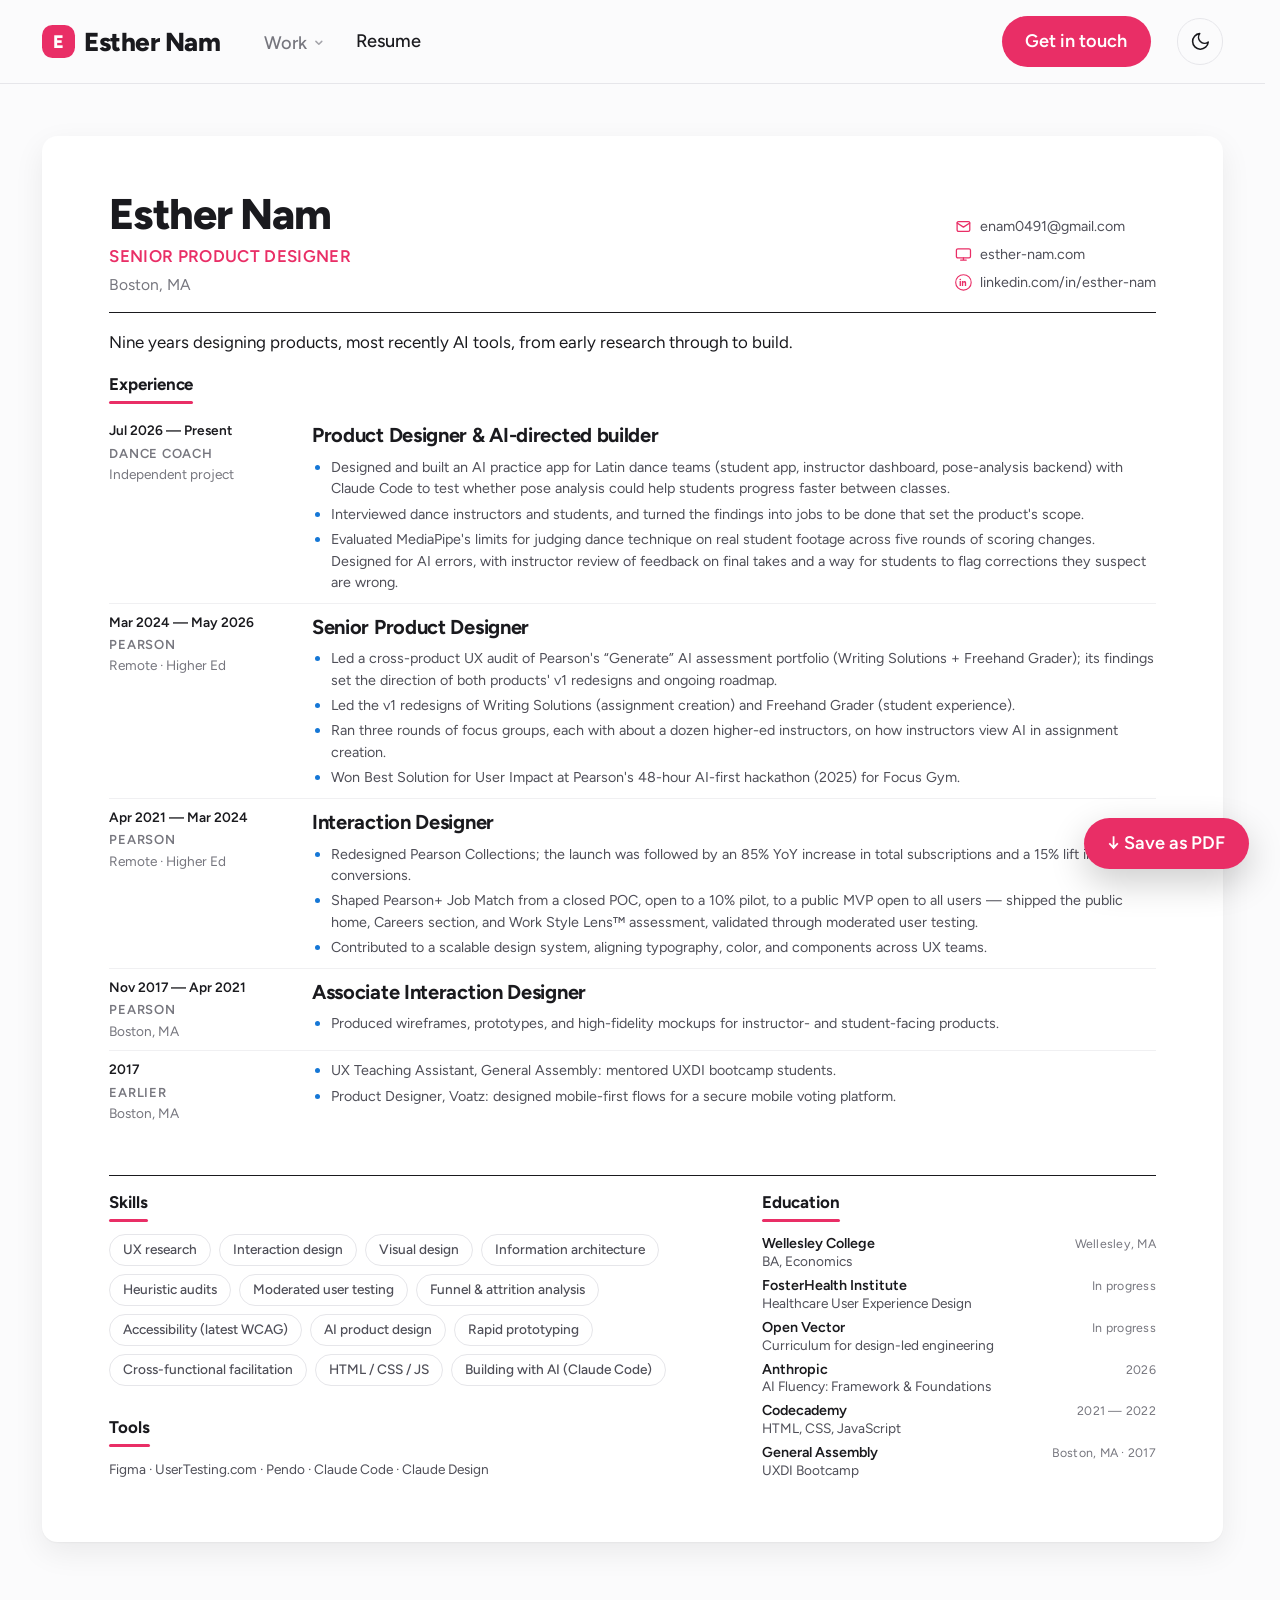
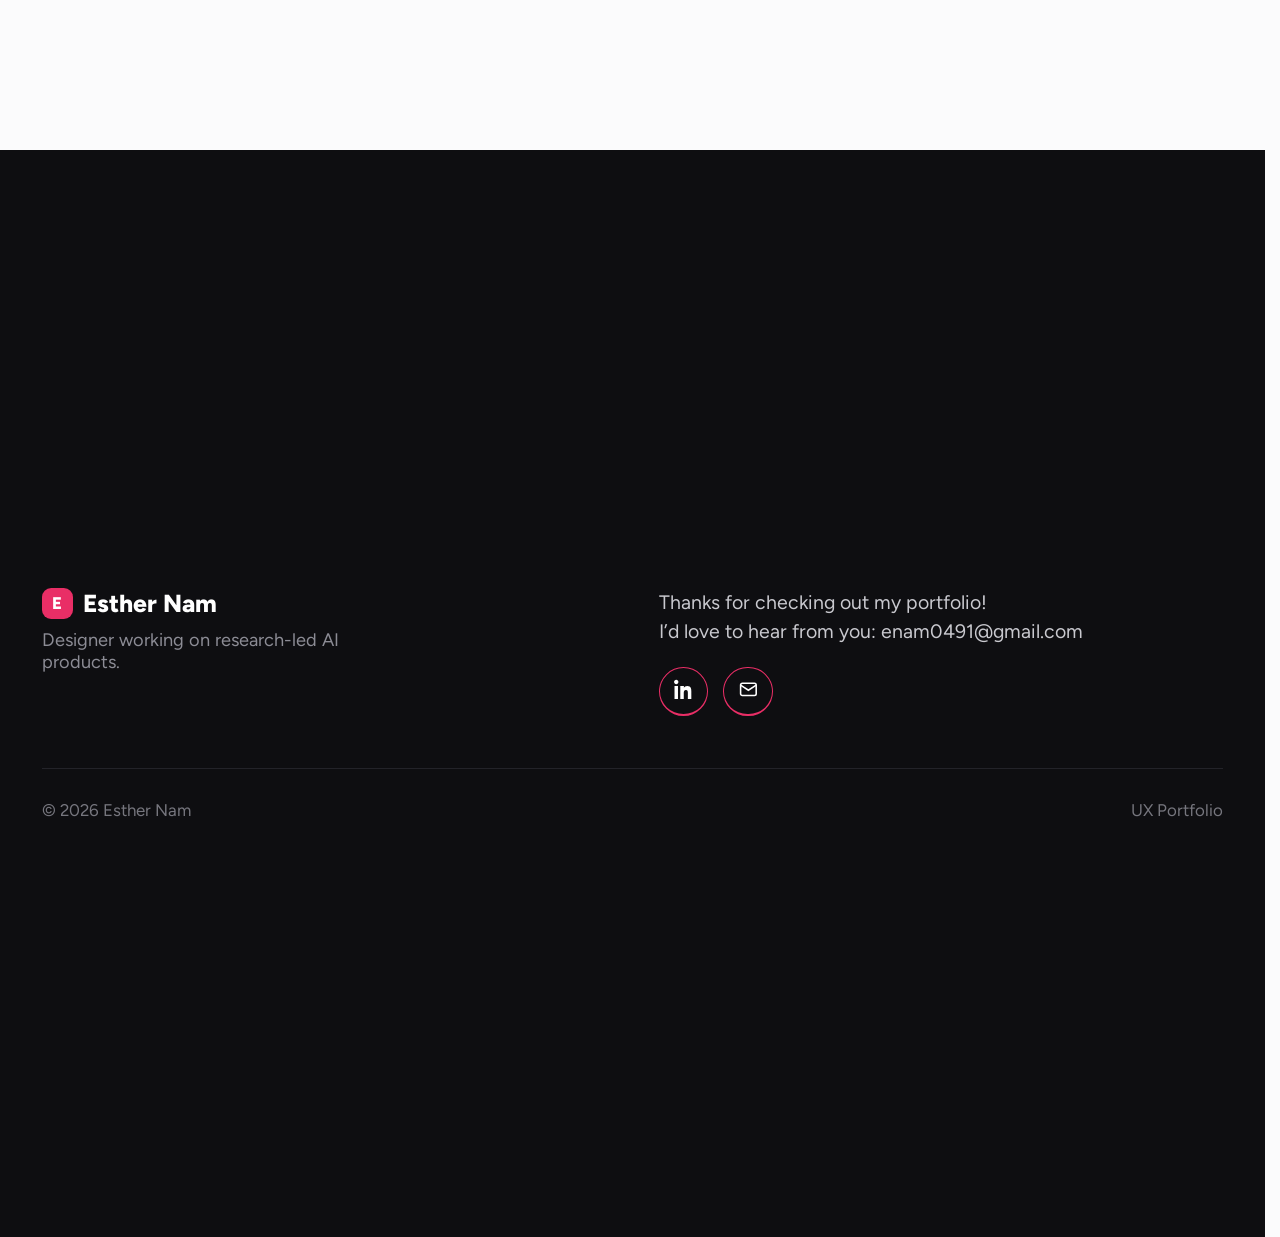
<file: resume.html>
<!doctype html>
<html lang="en">
<head>
<!-- Google tag (gtag.js) -->
<script async src="https://www.googletagmanager.com/gtag/js?id=G-MR0TVY28CQ"></script>
<script>
  window.dataLayer = window.dataLayer || [];
  function gtag(){dataLayer.push(arguments);}
  gtag('js', new Date());

  gtag('config', 'G-MR0TVY28CQ');
</script>
<meta charset="utf-8" />
<link rel="icon" href="favicon.svg" type="image/svg+xml" />
<link rel="apple-touch-icon" href="favicon.svg" />
<title>Esther Nam — Resume</title>
<meta name="viewport" content="width=device-width, initial-scale=1" />
<link rel="preconnect" href="https://fonts.googleapis.com" />
<link rel="preconnect" href="https://fonts.gstatic.com" crossorigin />
<link href="https://fonts.googleapis.com/css2?family=Figtree:wght@400;500;600;700;800&display=swap" rel="stylesheet" />
<style>
  :root {
    --bg: #FBFBFC;
    --paper: #FFFFFF;
    --ink: #1A1A1E;
    --ink-2: #4F4F58;
    --muted: #76767E;
    --line: #E6E6EA;
    --line-soft: #F0F0F2;
    --field: #F6F6F8;
    --lav: #E4EFFB;
    --amber: #1577D6;
    --violet: #9B8CF0;
    --accent: #E92E66;
    --accent-soft: #FCE7EE;
    --accent-ink: #B11248;
  }
  body[data-theme="graphite"] {
    --bg: #0B0B0F;
    --paper: #1A1A1F;
    --ink: #E8E8EE;
    --ink-2: #C7C7CE;
    --muted: #9A9AA2;
    --line: #2A2A31;
    --line-soft: #232329;
    --field: #202027;
    --lav: #1F2A38;
    --amber: #5AA0EA;
    --accent: #FF6492;
    --accent-soft: rgba(255,100,146,0.16);
    --accent-ink: #FF8DAE;
  }
  *, *::before, *::after { box-sizing: border-box; }
  html, body { margin: 0; padding: 0; max-width: 100%; }
  html { scrollbar-gutter: stable; scroll-behavior: smooth; scroll-padding-top: 64px; }
  body {
    font-family: 'Figtree', -apple-system, BlinkMacSystemFont, system-ui, sans-serif;
    -webkit-font-smoothing: antialiased;
    background: var(--bg); color: var(--ink);
    min-height: 100vh;
    transition: background-color 0.25s ease, color 0.25s ease;
  }

  .stage { min-height: 100vh; display: flex; flex-direction: column; align-items: center; gap: 22px; padding: 40px 0 96px; }

  /* Toolbar */
  .toolbar { width: 1080px; max-width: 100%; display: flex; justify-content: space-between; align-items: center; gap: 16px; }
  .toolbar .meta { font-size: 13px; color: var(--muted); font-weight: 500; }
  .toolbar .nav-left { display: flex; align-items: center; gap: 24px; }
  .toolbar .brand { font-weight: 800; font-size: 16px; letter-spacing: -0.01em; color: var(--ink); text-decoration: none; }
  .toolbar .tabs { display: flex; align-items: center; gap: 20px; }
  .toolbar .tabs a { color: var(--muted); text-decoration: none; font-size: 14px; font-weight: 500; transition: color 0.18s; }
  .toolbar .tabs a:hover { color: var(--ink); }
  .toolbar .tabs a.active { color: var(--ink); font-weight: 600; }
  .nav-work { position: relative; }
  .nav-work > a { display: inline-flex; align-items: center; gap: 4px; }
  .nav-work .caret { width: 9px; height: 9px; opacity: 0.65; transition: transform 0.18s; }
  .nav-work:hover .caret { transform: rotate(180deg); }
  .nav-work::after { content: ""; position: absolute; top: 100%; left: -14px; right: -14px; height: 14px; }
  .work-menu { position: absolute; top: calc(100% + 12px); left: 50%; transform: translateX(-50%) translateY(-4px); min-width: 240px; background: var(--bg); border: 1px solid var(--line); border-radius: 12px; box-shadow: 0 18px 44px -18px rgba(0,0,0,0.30); padding: 7px; opacity: 0; visibility: hidden; transition: opacity 0.16s ease, transform 0.16s ease; z-index: 80; }
  .nav-work:hover .work-menu { opacity: 1; visibility: visible; transform: translateX(-50%) translateY(0); }
  .topbar .work-menu a { display: block; padding: 9px 12px; border-radius: 8px; color: var(--ink); font-size: 13.5px; font-weight: 600; white-space: nowrap; }
  .topbar .work-menu a small { display: block; color: var(--muted); font-size: 11.5px; font-weight: 400; margin-top: 1px; }
  .topbar .work-menu a:hover { background: var(--field); color: var(--ink); }
  .toolbar .tools { display: flex; align-items: center; gap: 10px; }
  .btn-primary { background: var(--accent); color: #fff; border: 0; padding: 9px 18px; border-radius: 999px; font: inherit; font-weight: 600; font-size: 14px; line-height: 1.5; cursor: pointer; white-space: nowrap; text-decoration: none; transition: filter 0.15s, transform 0.15s; }
  .btn-primary:hover { filter: brightness(1.06); transform: translateY(-1px); }
  .theme-toggle { display: inline-grid; place-items: center; width: 36px; height: 36px; border-radius: 999px; background: transparent; border: 1px solid var(--line); color: var(--ink); cursor: pointer; transition: background-color 0.2s; }
  .theme-toggle:hover { background: var(--field); }
  .theme-toggle svg { width: 16px; height: 16px; }
  .theme-toggle .icon-sun { display: none; }
  body[data-theme="graphite"] .theme-toggle .icon-sun { display: block; }
  body[data-theme="graphite"] .theme-toggle .icon-moon { display: none; }
  .toolbar.foot { opacity: 0.7; font-size: 12px; color: var(--muted); }
  .toolbar.foot a { color: var(--accent); text-decoration: none; font-weight: 500; }

  /* Persistent top nav — identical component across all pages */
  .topbar { position: sticky; top: 0; z-index: 50; background: color-mix(in srgb, var(--bg) 88%, transparent); backdrop-filter: saturate(140%) blur(10px); border-bottom: 1px solid var(--line); }
  .topbar .inner { max-width: 1080px; margin: 0 auto; padding: 0 32px; height: 64px; display: flex; align-items: center; gap: 20px; }
  .brand { font-weight: 800; font-size: 20px; letter-spacing: -0.02em; text-decoration: none; color: var(--ink); display: flex; align-items: center; gap: 7px; white-space: nowrap; }
  .brand .mk { width: 26px; height: 26px; border-radius: 8px; background: var(--accent); color: #fff; display: grid; place-items: center; font-size: 14px; font-weight: 800; }
  .topbar nav { display: flex; align-items: center; gap: 24px; margin-left: 14px; }
  .topbar nav a { text-decoration: none; color: var(--muted); font-size: 14px; font-weight: 500; line-height: 1; transition: color 0.18s; }
  .topbar nav a:hover, .topbar nav a.active { color: var(--ink); }
  .topbar .spacer { flex: 1; }
  .fab-pdf { position: fixed; bottom: 24px; right: 24px; z-index: 60; box-shadow: 0 10px 28px rgba(0,0,0,0.20); transition: opacity 0.25s ease, transform 0.25s ease; }
  .fab-pdf.hidden { opacity: 0; transform: translateY(12px); pointer-events: none; }
  @media print { .topbar, .fab-pdf, footer#contact { display: none !important; } }

  /* Contact footer (matches portfolio) */
  footer#contact { width: 100%; background: #0E0E11; color: #C9C9CF; min-height: calc(100vh - 64px); display: flex; align-items: center; scroll-margin-top: 64px; }
  footer#contact .fin { width: 100%; max-width: 1080px; margin: 0 auto; padding: 64px 32px 48px; }
  footer#contact .ft-top { display: grid; grid-template-columns: repeat(auto-fit, minmax(260px, 1fr)); align-items: start; gap: 32px 40px; }
  footer#contact .ft-brand { font-weight: 800; font-size: 19px; color: #fff; display: flex; align-items: center; gap: 8px; }
  footer#contact .ft-brand .mk { width: 24px; height: 24px; border-radius: 7px; background: var(--accent); color: #fff; display: grid; place-items: center; font-size: 13px; font-weight: 800; }
  footer#contact .ft-tag { font-size: 14px; color: #8C8C95; margin-top: 8px; max-width: 30ch; }
  footer#contact .ft-cta { display: flex; flex-direction: column; align-items: flex-start; gap: 16px; }
  footer#contact .ft-cta > span { color: #C9C9CF; font-size: 15px; line-height: 1.5; }
  footer#contact .ft-links { display: flex; gap: 12px; }
  footer#contact .ft-links a { width: 38px; height: 38px; border-radius: 999px; border: 1px solid var(--accent); display: grid; place-items: center; color: #fff; text-decoration: none; transition: background-color 0.18s; }
  footer#contact .ft-links a:hover { background: var(--accent); }
  footer#contact .ft-cta a { color: #fff; font-weight: 600; text-decoration: none; border-bottom: 2px solid var(--accent); padding-bottom: 2px; }
  footer#contact .ft-bottom { display: flex; justify-content: space-between; gap: 16px; flex-wrap: wrap; margin-top: 40px; padding-top: 24px; border-top: 1px solid #232329; font-size: 13px; color: #76767E; }
  @media (max-width: 760px) { footer#contact .ft-top { grid-template-columns: 1fr; } }

  /* Paper */
  .paper { }
  .resume-frame { width: 100%; max-width: 1080px; margin: 0 auto; padding: 0 32px; box-sizing: border-box; transform: none !important; }
  .resume {
    width: 100%; height: auto; background: var(--paper); color: var(--ink);
    box-sizing: border-box;
    border-radius: 12px; box-shadow: 0 1px 1px rgba(0,0,0,0.03), 0 8px 24px rgba(0,0,0,0.07);
    padding: 44px 52px 48px; display: flex; flex-direction: column; gap: 13px;
    font-size: 11px; line-height: 1.45;
  }

  /* Header */
  .r-head { display: grid; grid-template-columns: 1fr auto; align-items: end; gap: 24px; padding-bottom: 12px; border-bottom: 1px solid var(--ink); }
  .r-head h1 { margin: 0; font-size: 33px; font-weight: 800; letter-spacing: -0.03em; line-height: 1; }
  .r-head .role { margin: 6px 0 0; font-size: 13px; font-weight: 600; letter-spacing: 0.02em; text-transform: uppercase; color: var(--accent); }
  .r-head .sub { margin: 4px 0 0; font-size: 12px; color: var(--muted); }
  .r-contact { text-align: left; font-size: 11px; line-height: 1.95; color: var(--ink-2); }
  .r-contact .tbd { display: inline-block; background: var(--lav); color: var(--ink); padding: 1px 6px; border-radius: 4px; font-weight: 600; white-space: nowrap; }
  .r-contact a { color: inherit; text-decoration: none; }
  .r-contact > div { display: flex; align-items: center; justify-content: flex-start; gap: 6px; }
  .r-contact .ci { display: inline-flex; align-items: center; color: var(--accent); flex-shrink: 0; }
  .r-contact .ci svg { width: 13px; height: 13px; display: block; }

  /* Summary */
  .r-summary { margin: 0; font-size: 13px; line-height: 1.5; color: var(--ink); max-width: 660px; }

  /* Section label with full-width accent underline */
  .sec { display: inline-block; font-size: 13px; font-weight: 700; letter-spacing: -0.005em; color: var(--ink); position: relative; padding-bottom: 6px; margin-bottom: 0; }
  .sec::after { content: ""; position: absolute; left: 0; bottom: 0; width: 100%; height: 2.5px; border-radius: 2px; background: var(--accent); }

  /* Experience */
  .r-exp { display: flex; flex-direction: column; gap: 7px; }
  .job { display: grid; grid-template-columns: 138px 1fr; gap: 18px; padding-top: 7px; border-top: 1px solid var(--line-soft); }
  .job:first-of-type { border-top: 0; padding-top: 4px; }
  .job .when .d { font-size: 10.5px; font-weight: 600; color: var(--ink); }
  .job .when .co { margin-top: 3px; font-size: 10px; font-weight: 600; letter-spacing: 0.06em; text-transform: uppercase; color: var(--muted); }
  .job .when .loc { margin-top: 1px; font-size: 10.5px; color: var(--muted); }
  .job .body .role { font-size: 15.5px; font-weight: 700; letter-spacing: -0.015em; margin-bottom: 5px; }
  .job .body ul { margin: 0; padding-left: 15px; display: flex; flex-direction: column; gap: 3px; }
  .job .body li { font-size: 11px; line-height: 1.5; color: var(--ink-2); }
  .job .body li::marker { color: var(--amber); }

  /* Footer: skills + education */
  .r-foot { margin-top: 26px; padding-top: 11px; border-top: 1px solid var(--ink); display: grid; grid-template-columns: 1.55fr 1fr; gap: 32px; }
  .pills { margin-top: 9px; display: flex; flex-wrap: wrap; gap: 6px; }
  .pill { font-size: 10.5px; font-weight: 500; color: var(--ink-2); background: var(--card, var(--paper)); border: 1px solid var(--line); border-radius: 999px; padding: 4px 10px; white-space: nowrap; }
  .skills-col { display: flex; flex-direction: column; align-items: flex-start; }
  .tools-block { margin-top: auto; padding-top: 14px; }
  .tools-block .tools { margin-top: 9px; color: var(--ink-2); }
  .r-foot > div:last-child { display: flex; flex-direction: column; align-items: flex-start; }
  .r-foot .edu { flex: 1; align-self: stretch; justify-content: space-between; }
  .tools { margin-top: 9px; font-size: 10.5px; color: var(--muted); line-height: 1.55; }
  .tools b { font-weight: 700; letter-spacing: 0.04em; text-transform: uppercase; font-size: 9.5px; color: var(--ink-2); }
  .edu { margin-top: 9px; display: flex; flex-direction: column; gap: 4px; }
  .edu .school { font-size: 11px; font-weight: 600; color: var(--ink); line-height: 1.3; }
  .edu .detail { font-size: 10.5px; color: var(--ink-2); line-height: 1.3; }
  .edu .dates { font-size: 9.5px; color: var(--muted); letter-spacing: 0.02em; margin-top: 1px; }
  /* School and dates share the first line, detail sits below */
  .edu > div { display: grid; grid-template-columns: 1fr auto; column-gap: 10px; align-items: baseline; }
  .edu .school { grid-column: 1; grid-row: 1; }
  .edu .dates { grid-column: 2; grid-row: 1; margin-top: 0; text-align: right; white-space: nowrap; }
  .edu .detail { grid-column: 1 / -1; grid-row: 2; }

  @media (max-width: 700px) {
    .resume-frame { max-width: 100%; padding: 0; }
    .resume { padding: 8px 20px 40px; border-radius: 0; box-shadow: none; background: transparent; }
  }
  /* Responsive scale-down */
  @media (max-width: 1120px) {
    .stage { padding: 20px 0 40px; }
    .toolbar { padding: 0 16px; }
  }

  /* Mobile: reflow the fixed sheet into a single-column document */
  @media (max-width: 700px) {
    .stage { padding: 0; gap: 0; min-height: 0; align-items: stretch; }
    .resume-frame { transform: none !important; width: 100%; }
    .paper { box-shadow: none; }
    .resume { width: 100%; height: auto; padding: 26px 20px 44px; font-size: 14px; line-height: 1.5; gap: 24px; }
    .r-head { grid-template-columns: 1fr; gap: 12px; align-items: start; padding-bottom: 18px; }
    .r-head h1 { font-size: 30px; }
    .r-head .role { font-size: 13px; margin-top: 8px; }
    .r-head .sub { font-size: 13px; }
    .r-contact { text-align: left; font-size: 14px; line-height: 1.9; }
    .r-summary { font-size: 15px; max-width: none; }
    .sec { font-size: 15px; }
    .r-exp { gap: 22px; }
    .job { grid-template-columns: 1fr; gap: 7px; padding-top: 20px; }
    .job:first-of-type { padding-top: 4px; }
    .job .when { display: flex; flex-wrap: wrap; align-items: baseline; gap: 3px 10px; }
    .job .when .d { font-size: 12.5px; }
    .job .when .co { margin-top: 0; font-size: 11px; }
    .job .when .loc { margin-top: 0; font-size: 12.5px; }
    .job .body .role { font-size: 17px; margin-bottom: 8px; }
    .job .body ul { padding-left: 18px; gap: 6px; }
    .job .body li { font-size: 14px; }
    .r-foot { grid-template-columns: 1fr; gap: 26px; margin-top: 8px; }
    .pills { gap: 7px; margin-top: 11px; }
    .pill { font-size: 13px; padding: 5px 12px; }
    .tools { font-size: 13px; margin-top: 11px; }
    .tools b { font-size: 11px; }
    .edu { margin-top: 11px; gap: 10px; }
    .edu .school { font-size: 14px; }
    .edu .detail { font-size: 13px; }
    .edu .dates { font-size: 11.5px; }
  }

  @media print {
    body { background: #fff; -webkit-print-color-adjust: exact; print-color-adjust: exact; }
    * { -webkit-print-color-adjust: exact !important; print-color-adjust: exact !important; }
    body[data-theme="graphite"] { --bg:#FBFBFC; --paper:#fff; --ink:#1A1A1E; --ink-2:#4F4F58; --muted:#76767E; --line:#E6E6EA; --line-soft:#F0F0F2; --field:#F6F6F8; --lav:#E4EFFB; --amber:#1577D6; --accent:#E92E66; }
    .stage { padding: 0; gap: 0; min-height: auto; }
    .toolbar { display: none !important; }
    .paper { box-shadow: none !important; }
    .resume-frame { transform: none !important; }
    .stage { display: block !important; padding: 0 !important; }
    .resume { width: 8.5in !important; height: 11in !important; padding: 0.42in 0.5in 0.34in !important; overflow: hidden !important; page-break-after: avoid; }
    @page { size: letter; margin: 0; }
    /* Print at true letter size: undo the screen zoom, frame padding and card shadow */
    body { zoom: 1 !important; }
    .resume-frame { padding: 0 !important; max-width: none !important; }
    .resume { box-shadow: none !important; border-radius: 0 !important; }
    /* Keep everything on one letter page, with room at the bottom */
    .resume { gap: 10px !important; padding-top: 0.36in !important; }
    .job { padding-top: 5px; }
    .job .body ul { gap: 2px; }
    .job .body li { line-height: 1.4; }
  }
</style>
<link rel="stylesheet" href="shared.css" />
</head>
<body data-theme="blue">
<script>
  (function(){
    try {
      var t = localStorage.getItem('case-palette');
      document.body.dataset.theme = (t === 'graphite' || t === 'blue') ? t : 'blue';
    } catch(e) { document.body.dataset.theme = 'blue'; }
  })();
</script>

<!-- ─── Top bar (identical across all pages) ─── -->
<header class="topbar">
  <div class="inner">
    <a class="brand" href="index.html"><span class="mk">E</span>Esther Nam</a>
    <nav class="tabs">
      <div class="nav-work">
        <a href="index.html">Work<svg class="caret" viewBox="0 0 16 16" fill="none" stroke="currentColor" stroke-width="2" stroke-linecap="round" stroke-linejoin="round"><path d="M4 6l4 4 4-4"/></svg></a>
        <div class="work-menu">
          <a href="pearson-ai-grading.html">AI Grading Tools<small>Audit to redesign · Pearson</small></a>
          <a href="job-match.html">Job Match<small>Career tool · POC → MVP</small></a>
            <a href="collections.html">Collections<small>Creation flow redesign · Shipped</small></a>
        </div>
      </div>
      <a href="resume.html" class="active">Resume</a>
    </nav>
    <span class="spacer"></span>
    <a href="#contact" class="btn-primary">Get in touch</a>
    <button class="theme-toggle" type="button" aria-label="Toggle dark mode">
      <svg class="icon-moon" viewBox="0 0 24 24" fill="none" stroke="currentColor" stroke-width="1.8" stroke-linecap="round" stroke-linejoin="round"><path d="M21 12.79A9 9 0 1 1 11.21 3 7 7 0 0 0 21 12.79z"/></svg>
      <svg class="icon-sun" viewBox="0 0 24 24" fill="none" stroke="currentColor" stroke-width="1.8" stroke-linecap="round" stroke-linejoin="round"><circle cx="12" cy="12" r="4"/><path d="M12 2v2M12 20v2M4.93 4.93l1.41 1.41M17.66 17.66l1.41 1.41M2 12h2M20 12h2M4.93 19.07l1.41-1.41M17.66 6.34l1.41-1.41"/></svg>
    </button>
  </div>
</header>

<button class="btn-primary fab-pdf" type="button" onclick="window.print()">↓ Save as PDF</button>

<div class="stage">

  <div class="resume-frame paper">
    <div class="resume">

      <!-- Header -->
      <header class="r-head">
        <div>
          <h1>Esther Nam</h1>
          <p class="role">Senior Product Designer</p>
          <p class="sub">Boston, MA</p>
        </div>
        <div class="r-contact">
          <div><span class="ci"><svg viewBox="0 0 24 24" fill="none" stroke="currentColor" stroke-width="1.8" stroke-linecap="round" stroke-linejoin="round"><rect x="3" y="5" width="18" height="14" rx="2"/><path d="M3 7l9 6 9-6"/></svg></span><span class="email-out"></span></div>
          <div><span class="ci"><svg viewBox="0 0 24 24" fill="none" stroke="currentColor" stroke-width="1.8" stroke-linecap="round" stroke-linejoin="round"><rect x="2" y="4" width="20" height="13" rx="2"/><path d="M8 20h8M12 17v3"/></svg></span><a href="https://esther-nam.com" target="_blank" rel="noopener">esther-nam.com</a></div>
          <div><span class="ci ci-li"><svg viewBox="0 0 24 24" fill="none"><circle cx="12" cy="12" r="11" stroke="currentColor" stroke-width="1.6"/><path transform="translate(6.3 6.1) scale(0.48)" fill="currentColor" d="M4.98 3.5C4.98 4.88 3.87 6 2.5 6S0 4.88 0 3.5 1.12 1 2.5 1s2.48 1.12 2.48 2.5zM.5 8h4V23h-4V8zm7 0h3.8v2.05h.05c.53-1 1.83-2.05 3.77-2.05 4.03 0 4.78 2.65 4.78 6.1V23h-4v-6.6c0-1.58-.03-3.6-2.2-3.6-2.2 0-2.53 1.72-2.53 3.5V23h-4V8z"/></svg></span><a href="https://www.linkedin.com/in/esther-nam/" target="_blank" rel="noopener">linkedin.com/in/esther-nam</a></div>
        </div>
      </header>

      <!-- Summary -->
      <p class="r-summary">Nine years designing products, most recently AI tools, from early research through to build.</p>

      <!-- Experience -->
      <section>
        <span class="sec">Experience</span>
        <div class="r-exp" style="margin-top: 9px;">

          <article class="job">
            <div class="when">
              <div class="d">Jul 2026 — Present</div>
              <div class="co">Dance Coach</div>
              <div class="loc">Independent project</div>
            </div>
            <div class="body">
              <div class="role">Product Designer &amp; AI-directed builder</div>
              <ul>
                <li>Designed and built an AI practice app for Latin dance teams (student app, instructor dashboard, pose-analysis backend) with Claude Code to test whether pose analysis could help students progress faster between classes.</li>
                <li>Interviewed dance instructors and students, and turned the findings into jobs to be done that set the product&#x27;s scope.</li>
                <li>Evaluated MediaPipe&#x27;s limits for judging dance technique on real student footage across five rounds of scoring changes. Designed for AI errors, with instructor review of feedback on final takes and a way for students to flag corrections they suspect are wrong.</li>
              </ul>
            </div>
          </article>

          <article class="job">
            <div class="when">
              <div class="d">Mar 2024 — May 2026</div>
              <div class="co">Pearson</div>
              <div class="loc">Remote · Higher Ed</div>
            </div>
            <div class="body">
              <div class="role">Senior Product Designer</div>
              <ul>
                <li>Led a cross-product UX audit of Pearson's “Generate” AI assessment portfolio (Writing Solutions + Freehand Grader); its findings set the direction of both products' v1 redesigns and ongoing roadmap.</li>
                <li>Led the v1 redesigns of Writing Solutions (assignment creation) and Freehand Grader (student experience).</li>
                <li>Ran three rounds of focus groups, each with about a dozen higher-ed instructors, on how instructors view AI in assignment creation.</li>
                <li>Won Best Solution for User Impact at Pearson's 48-hour AI-first hackathon (2025) for Focus Gym.</li>
              </ul>
            </div>
          </article>

          <article class="job">
            <div class="when">
              <div class="d">Apr 2021 — Mar 2024</div>
              <div class="co">Pearson</div>
              <div class="loc">Remote · Higher Ed</div>
            </div>
            <div class="body">
              <div class="role">Interaction Designer</div>
              <ul>
                <li>Redesigned Pearson Collections; the launch was followed by an 85% YoY increase in total subscriptions and a 15% lift in digital conversions.</li>
                <li>Shaped Pearson+ Job Match from a closed POC, open to a 10% pilot, to a public MVP open to all users — shipped the public home, Careers section, and Work Style Lens™ assessment, validated through moderated user testing.</li>
                <li>Contributed to a scalable design system, aligning typography, color, and components across UX teams.</li>
              </ul>
            </div>
          </article>

          <article class="job">
            <div class="when">
              <div class="d">Nov 2017 — Apr 2021</div>
              <div class="co">Pearson</div>
              <div class="loc">Boston, MA</div>
            </div>
            <div class="body">
              <div class="role">Associate Interaction Designer</div>
              <ul>
                <li>Produced wireframes, prototypes, and high-fidelity mockups for instructor- and student-facing products.</li>
              </ul>
            </div>
          </article>

          <article class="job">
            <div class="when">
              <div class="d">2017</div>
              <div class="co">Earlier</div>
              <div class="loc">Boston, MA</div>
            </div>
            <div class="body">
              <ul>
                <li>UX Teaching Assistant, General Assembly: mentored UXDI bootcamp students.</li>
                <li>Product Designer, Voatz: designed mobile-first flows for a secure mobile voting platform.</li>
              </ul>
            </div>
          </article>

        </div>
      </section>

      <!-- Footer: Skills + Education -->
      <section class="r-foot">
        <div class="skills-col">
          <span class="sec">Skills</span>
          <div class="pills">
            <span class="pill">UX research</span>
            <span class="pill">Interaction design</span>
            <span class="pill">Visual design</span>
            <span class="pill">Information architecture</span>
            <span class="pill">Heuristic audits</span>
            <span class="pill">Moderated user testing</span>
            <span class="pill">Funnel &amp; attrition analysis</span>
            <span class="pill">Accessibility (latest WCAG)</span>
            <span class="pill">AI product design</span>
            <span class="pill">Rapid prototyping</span>
            <span class="pill">Cross-functional facilitation</span>
            <span class="pill">HTML / CSS / JS</span>
            <span class="pill">Building with AI (Claude Code)</span>
          </div>
          <div class="tools-block"><span class="sec">Tools</span><div class="tools">Figma · UserTesting.com · Pendo · Claude Code · Claude Design</div></div>
        </div>
        <div>
          <span class="sec">Education</span>
          <div class="edu">
            <div>
              <div class="school">Wellesley College</div>
              <div class="detail">BA, Economics</div>
              <div class="dates">Wellesley, MA</div>
            </div>
            <div>
              <div class="school">FosterHealth Institute</div>
              <div class="detail">Healthcare User Experience Design</div>
              <div class="dates">In progress</div>
            </div>
            <div>
              <div class="school">Open Vector</div>
              <div class="detail">Curriculum for design-led engineering</div>
              <div class="dates">In progress</div>
            </div>
            <div>
              <div class="school">Anthropic</div>
              <div class="detail">AI Fluency: Framework &amp; Foundations</div>
              <div class="dates">2026</div>
            </div>
            <div>
              <div class="school">Codecademy</div>
              <div class="detail">HTML, CSS, JavaScript</div>
              <div class="dates">2021 — 2022</div>
            </div>
            <div>
              <div class="school">General Assembly</div>
              <div class="detail">UXDI Bootcamp</div>
              <div class="dates">Boston, MA · 2017</div>
            </div>
          </div>
        </div>
      </section>

    </div>
  </div>

</div>

<footer id="contact">
  <div class="fin">
    <div class="ft-top">
      <div>
        <div class="ft-brand"><span class="mk">E</span>Esther Nam</div>
        <p class="ft-tag">Designer working on research-led AI products.</p>
      </div>
      <div class="ft-cta">
        <span>Thanks for checking out my portfolio!<br />I’d love to hear from you: <span class="email-out"></span></span>
        <div class="ft-links">
          <a href="https://www.linkedin.com/in/esther-nam/" target="_blank" rel="noopener" aria-label="LinkedIn"><svg viewBox="-1.25 0 24 24" fill="currentColor" width="16" height="16"><path d="M4.98 3.5C4.98 4.88 3.87 6 2.5 6S0 4.88 0 3.5 1.12 1 2.5 1s2.48 1.12 2.48 2.5zM.5 8h4V23h-4V8zm7 0h3.8v2.05h.05c.53-1 1.83-2.05 3.77-2.05 4.03 0 4.78 2.65 4.78 6.1V23h-4v-6.6c0-1.58-.03-3.6-2.2-3.6-2.2 0-2.53 1.72-2.53 3.5V23h-4V8z"/></svg></a>
          <a href="#" class="email-link" aria-label="Email"><svg viewBox="0 0 24 24" fill="none" stroke="currentColor" stroke-width="1.8" width="16" height="16"><rect x="3" y="5" width="18" height="14" rx="2"/><path d="M3 7l9 6 9-6"/></svg></a>
        </div>
      </div>
    </div>
    <div class="ft-bottom">
      <span>© 2026 Esther Nam</span>
      <span>UX Portfolio</span>
    </div>
  </div>
</footer>

<script>
  (function(){
    // Theme toggle (shared key with portfolio)
    var body = document.body;
    var btn = document.querySelector('.theme-toggle');
    btn.addEventListener('click', function(){
      var next = body.dataset.theme === 'graphite' ? 'blue' : 'graphite';
      body.dataset.theme = next;
      try { localStorage.setItem('case-palette', next); } catch(e){}
    });
    // Scale the fixed 816px page down on narrow screens
    var frame = document.querySelector('.resume-frame');
    function fit(){ frame.style.transform = 'none'; }
    fit();
    window.addEventListener('resize', fit);

    // Hide the Save-as-PDF button when the resume sheet scrolls out of view
    var fab = document.querySelector('.fab-pdf');
    var sheet = document.querySelector('.resume-frame');
    if (fab && sheet && 'IntersectionObserver' in window) {
      var io = new IntersectionObserver(function(entries){
        fab.classList.toggle('hidden', !entries[0].isIntersecting);
      }, { rootMargin: '-64px 0px -40% 0px' });
      io.observe(sheet);
    }
  })();
</script>
<style id="mobile-opt">
@keyframes contact-jiggle { 0%,100%{transform:translateX(0)} 18%{transform:translateX(-5px)} 38%{transform:translateX(5px)} 58%{transform:translateX(-3px)} 78%{transform:translateX(3px)} }
.ft-cta.jiggle > span { animation: contact-jiggle .5s ease; display:inline-block; }
.ft-cta.jiggle .ft-links a { animation: contact-jiggle .55s ease; }
.ft-cta.jiggle .ft-links a:nth-child(2){ animation-delay:.06s; }
@media (prefers-reduced-motion: reduce){ .ft-cta.jiggle > span, .ft-cta.jiggle .ft-links a { animation:none; } }
.nav-work.open .work-menu { opacity:1 !important; visibility:visible !important; transform:translateX(-50%) translateY(0) !important; }
.nav-work.open .caret { transform: rotate(180deg); }
@media (hover: none) and (max-width: 600px){
  .work-menu { left:0 !important; right:auto !important; transform:translateX(0) translateY(-4px) !important; min-width:210px !important; }
  .nav-work.open .work-menu { transform:translateX(0) translateY(0) !important; }
}
</style>
<script>
(function(){
  document.querySelectorAll('.nav-work > a').forEach(function(a){
    a.addEventListener('click', function(e){
      if (window.matchMedia('(hover: none)').matches){ e.preventDefault(); a.parentElement.classList.toggle('open'); }
    });
  });
  document.addEventListener('click', function(e){
    if(!e.target.closest('.nav-work')){ document.querySelectorAll('.nav-work.open').forEach(function(n){n.classList.remove('open');}); }
  });
  var foot = document.getElementById('contact');
  document.querySelectorAll('a.btn-primary[href="#contact"]').forEach(function(btn){
    btn.addEventListener('click', function(e){
      if(!foot) return;
      var r = foot.getBoundingClientRect();
      if(r.top < window.innerHeight*0.5 && r.bottom > 0){
        e.preventDefault();
        var cta = foot.querySelector('.ft-cta');
        if(cta){ cta.classList.remove('jiggle'); void cta.offsetWidth; cta.classList.add('jiggle'); }
      }
    });
  });
})();
</script>
<style id="mobile-nav">
.nav-toggle{display:none;background:none;border:0;cursor:pointer;padding:8px;color:var(--ink);}
.nav-toggle svg{width:24px;height:24px;display:block;}
.mobile-menu{display:none;}
@media (max-width:700px){
  .topbar nav{display:none!important;}
  .topbar .btn-primary{display:none!important;}
  .nav-toggle{display:grid;place-items:center;}
  .mobile-menu{display:block;position:fixed;top:64px;left:0;right:0;background:var(--bg);border-bottom:1px solid var(--line);box-shadow:0 20px 44px -22px rgba(0,0,0,.4);padding:10px;z-index:90;max-height:calc(100vh - 64px);overflow-y:auto;opacity:0;visibility:hidden;transform:translateY(-10px);transition:opacity .2s,transform .2s,visibility .2s;}
  .mobile-menu.open{opacity:1;visibility:visible;transform:translateY(0);}
  .mobile-menu a{display:block;padding:13px 14px;border-radius:10px;text-decoration:none;color:var(--ink);font-size:16px;font-weight:600;}
  .mobile-menu a small{display:block;font-size:12.5px;font-weight:400;color:var(--muted);margin-top:2px;}
  .mobile-menu a:active{background:var(--field);}
  .mobile-menu .mm-label{font-size:11px;letter-spacing:.1em;text-transform:uppercase;color:var(--muted);padding:14px 14px 4px;}
  .mobile-menu .mm-cta{margin-top:8px;background:var(--accent);color:#fff;text-align:center;}
  .mobile-menu .mm-sep{height:1px;background:var(--line);margin:8px 6px;}
}
</style>
<script>
(function(){
  var bar=document.querySelector('.topbar .inner');
  if(!bar||bar.querySelector('.nav-toggle'))return;
  var btn=document.createElement('button');
  btn.className='nav-toggle';btn.setAttribute('aria-label','Open menu');btn.setAttribute('aria-expanded','false');
  btn.innerHTML='<svg viewBox="0 0 24 24" fill="none" stroke="currentColor" stroke-width="2" stroke-linecap="round"><path d="M3 6h18M3 12h18M3 18h18"/></svg>';
  bar.appendChild(btn);
  var menu=document.createElement('div');menu.className='mobile-menu';
  var html='<div class="mm-label">Work</div>';
  document.querySelectorAll('.work-menu a').forEach(function(a){html+='<a href="'+a.getAttribute('href')+'">'+a.innerHTML+'</a>';});
  html+='<div class="mm-sep"></div><a href="resume.html">Resume</a><a class="mm-cta" href="#contact">Get in touch</a>';
  menu.innerHTML=html;document.body.appendChild(menu);
  function close(){menu.classList.remove('open');btn.setAttribute('aria-expanded','false');btn.querySelector('svg').innerHTML='<path d="M3 6h18M3 12h18M3 18h18"/>';}
  function open(){menu.classList.add('open');btn.setAttribute('aria-expanded','true');btn.querySelector('svg').innerHTML='<path d="M5 5l14 14M19 5L5 19"/>';}
  btn.addEventListener('click',function(e){e.stopPropagation();menu.classList.contains('open')?close():open();});
  menu.addEventListener('click',function(e){if(e.target.closest('a'))close();});
  document.addEventListener('click',function(e){if(menu.classList.contains('open')&&!e.target.closest('.mobile-menu')&&!e.target.closest('.nav-toggle'))close();});
})();
</script>
<script>(function(){var e="enam0491"+String.fromCharCode(64)+"gmail.com";document.querySelectorAll(".email-out").forEach(function(s){s.textContent=e;});document.querySelectorAll(".email-link").forEach(function(a){a.setAttribute("href","mailto:"+e);});})();</script>
</body>
</html>
</file>
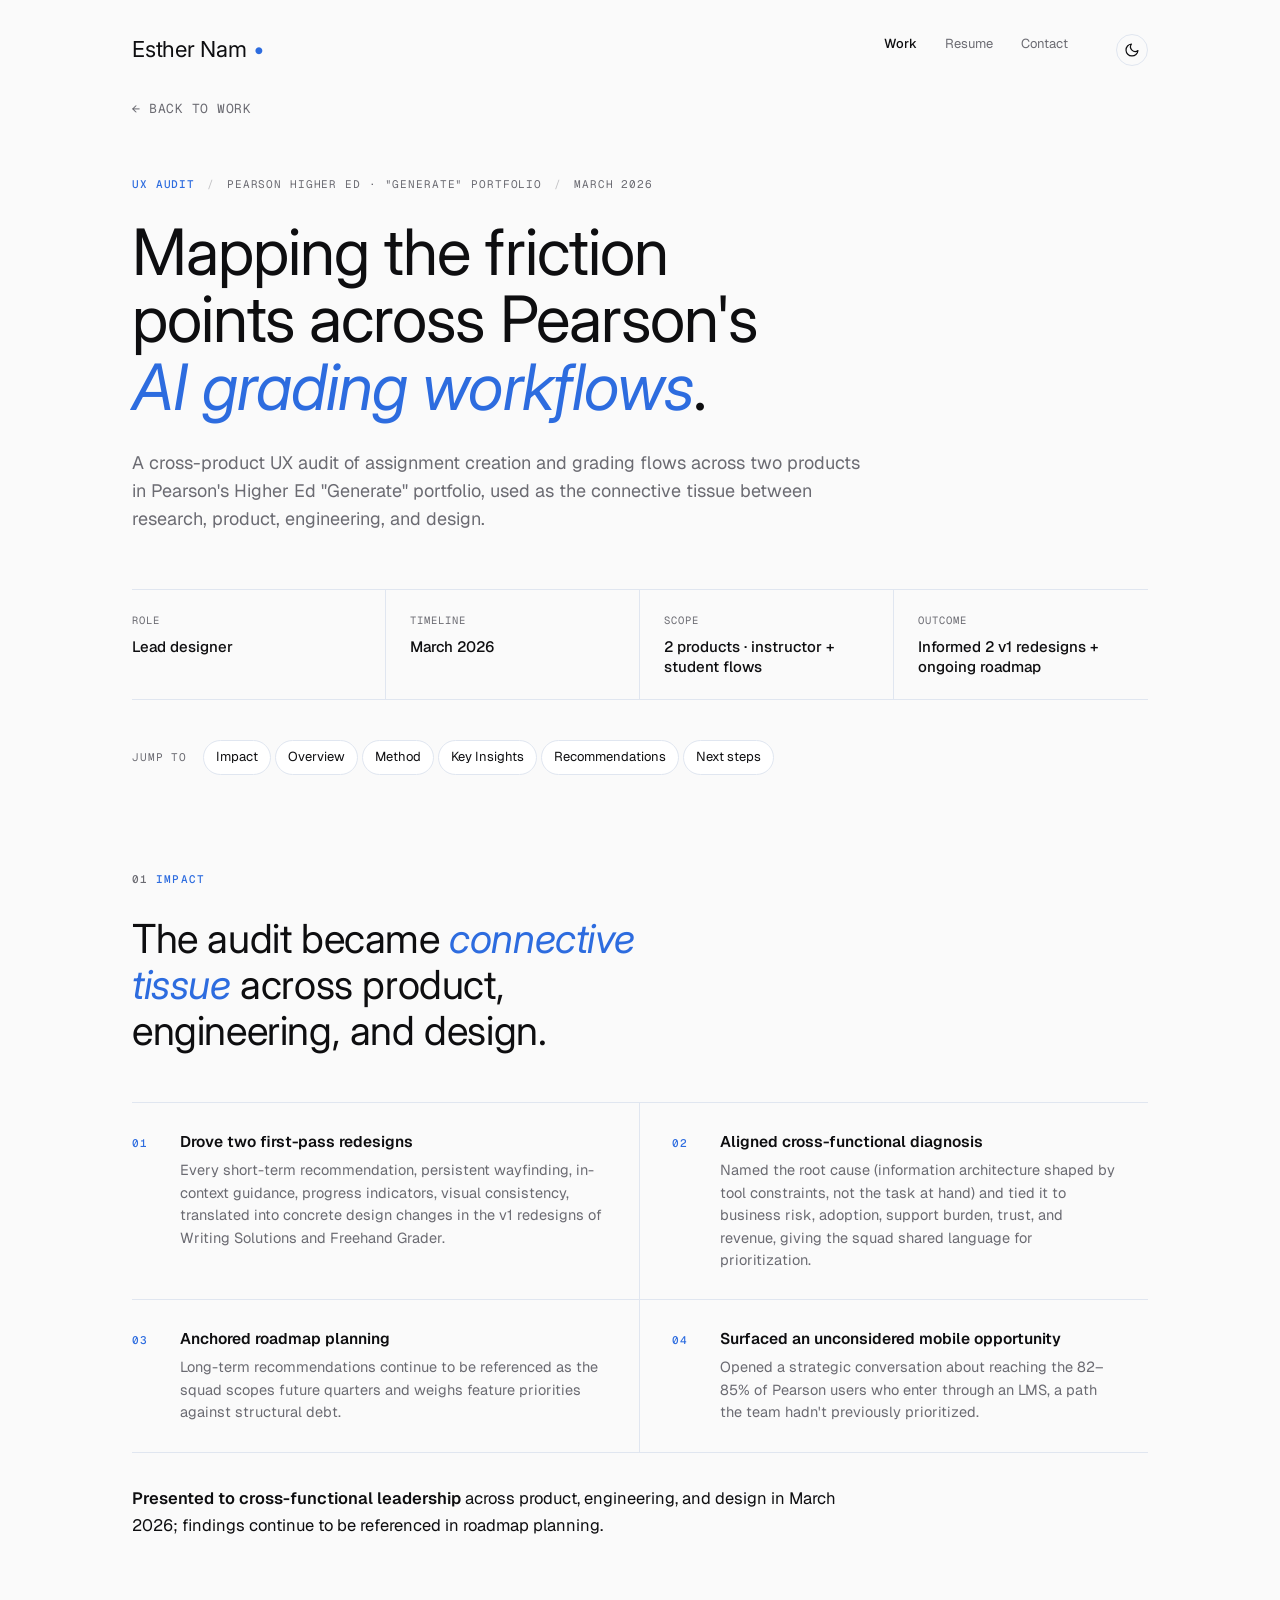
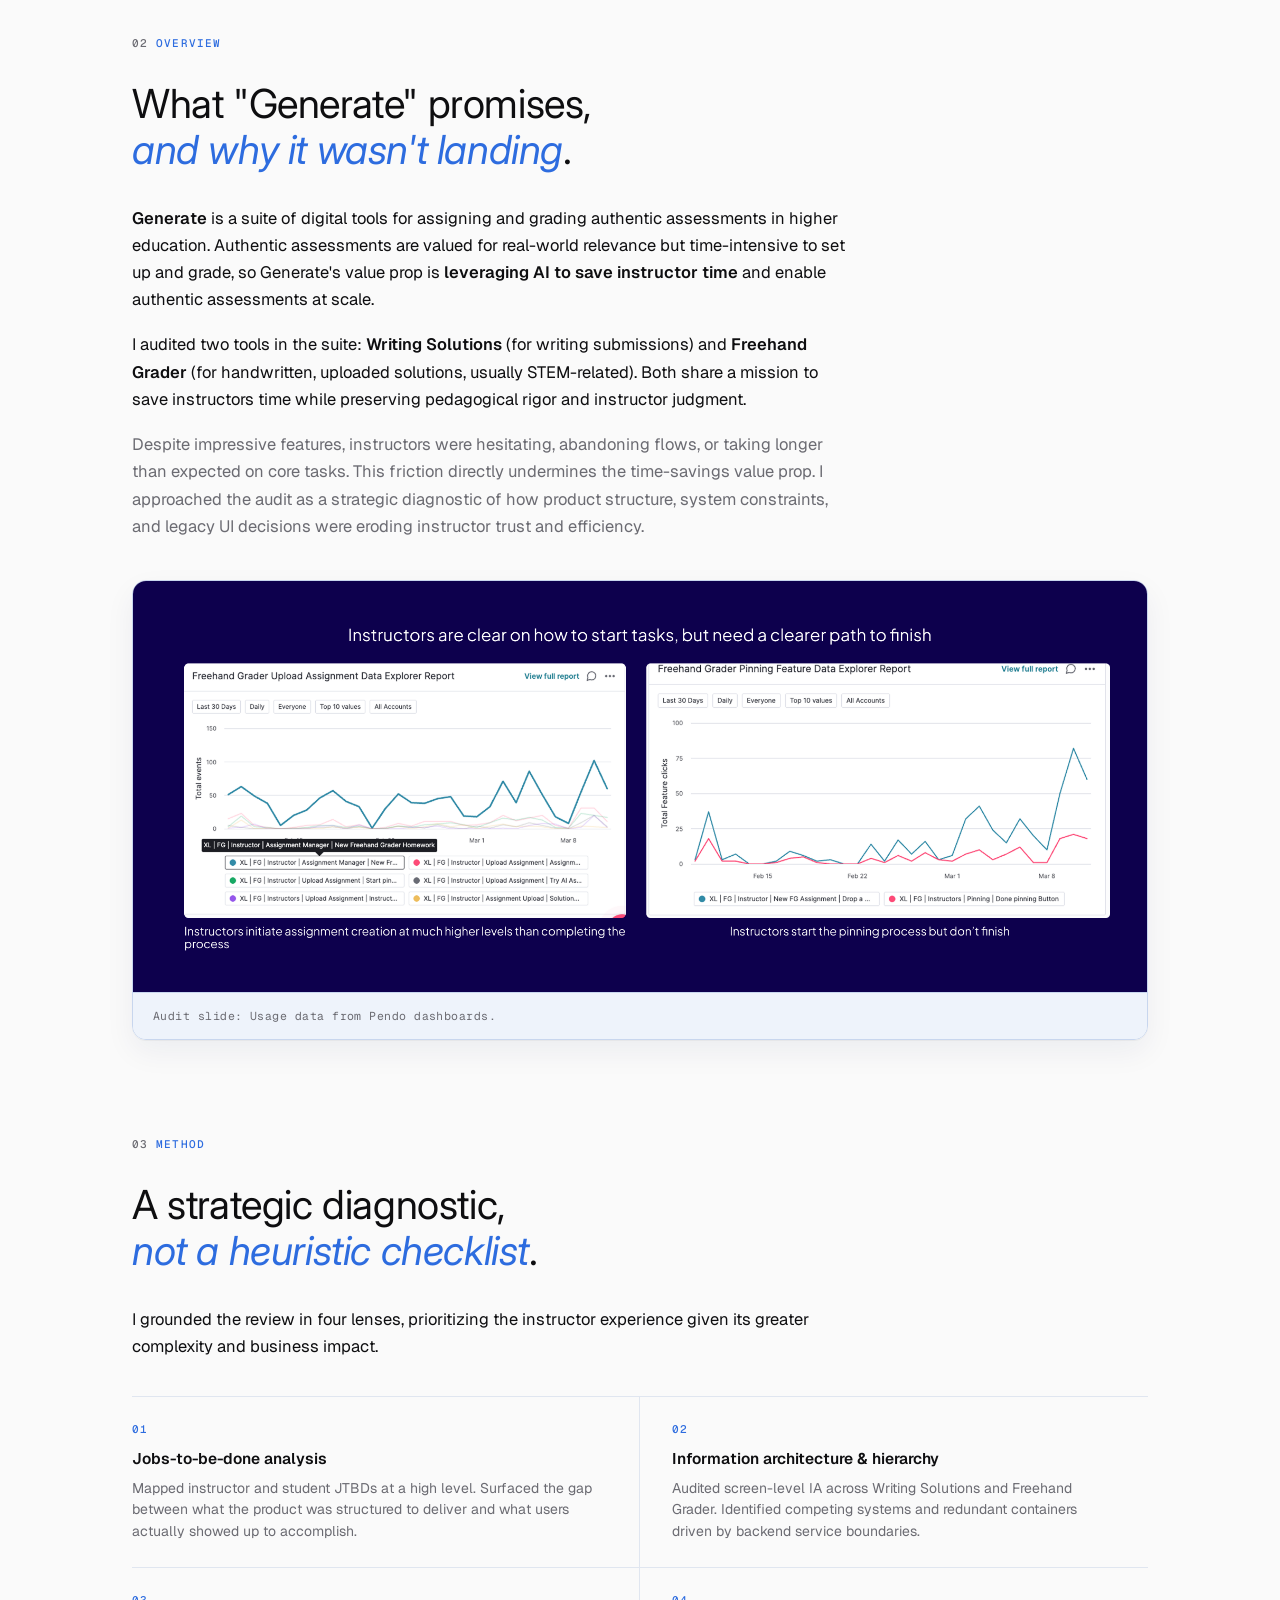
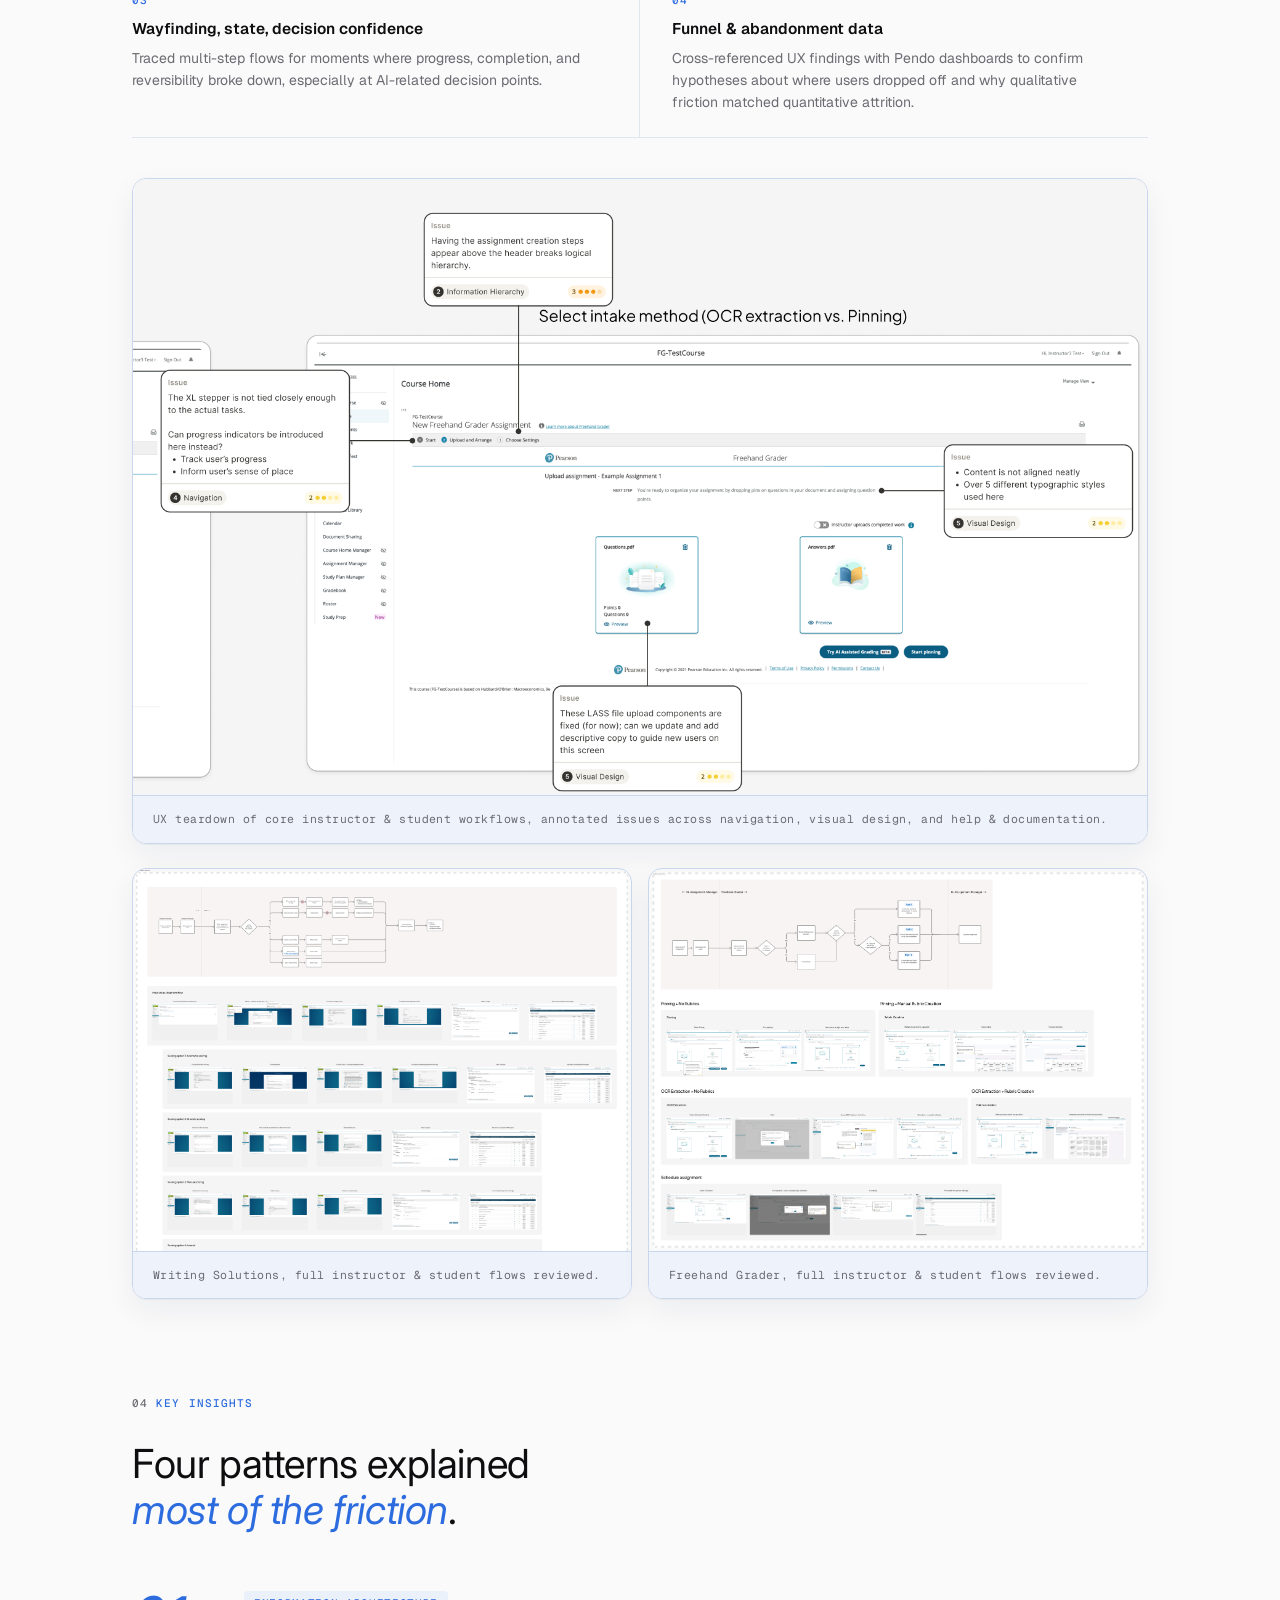
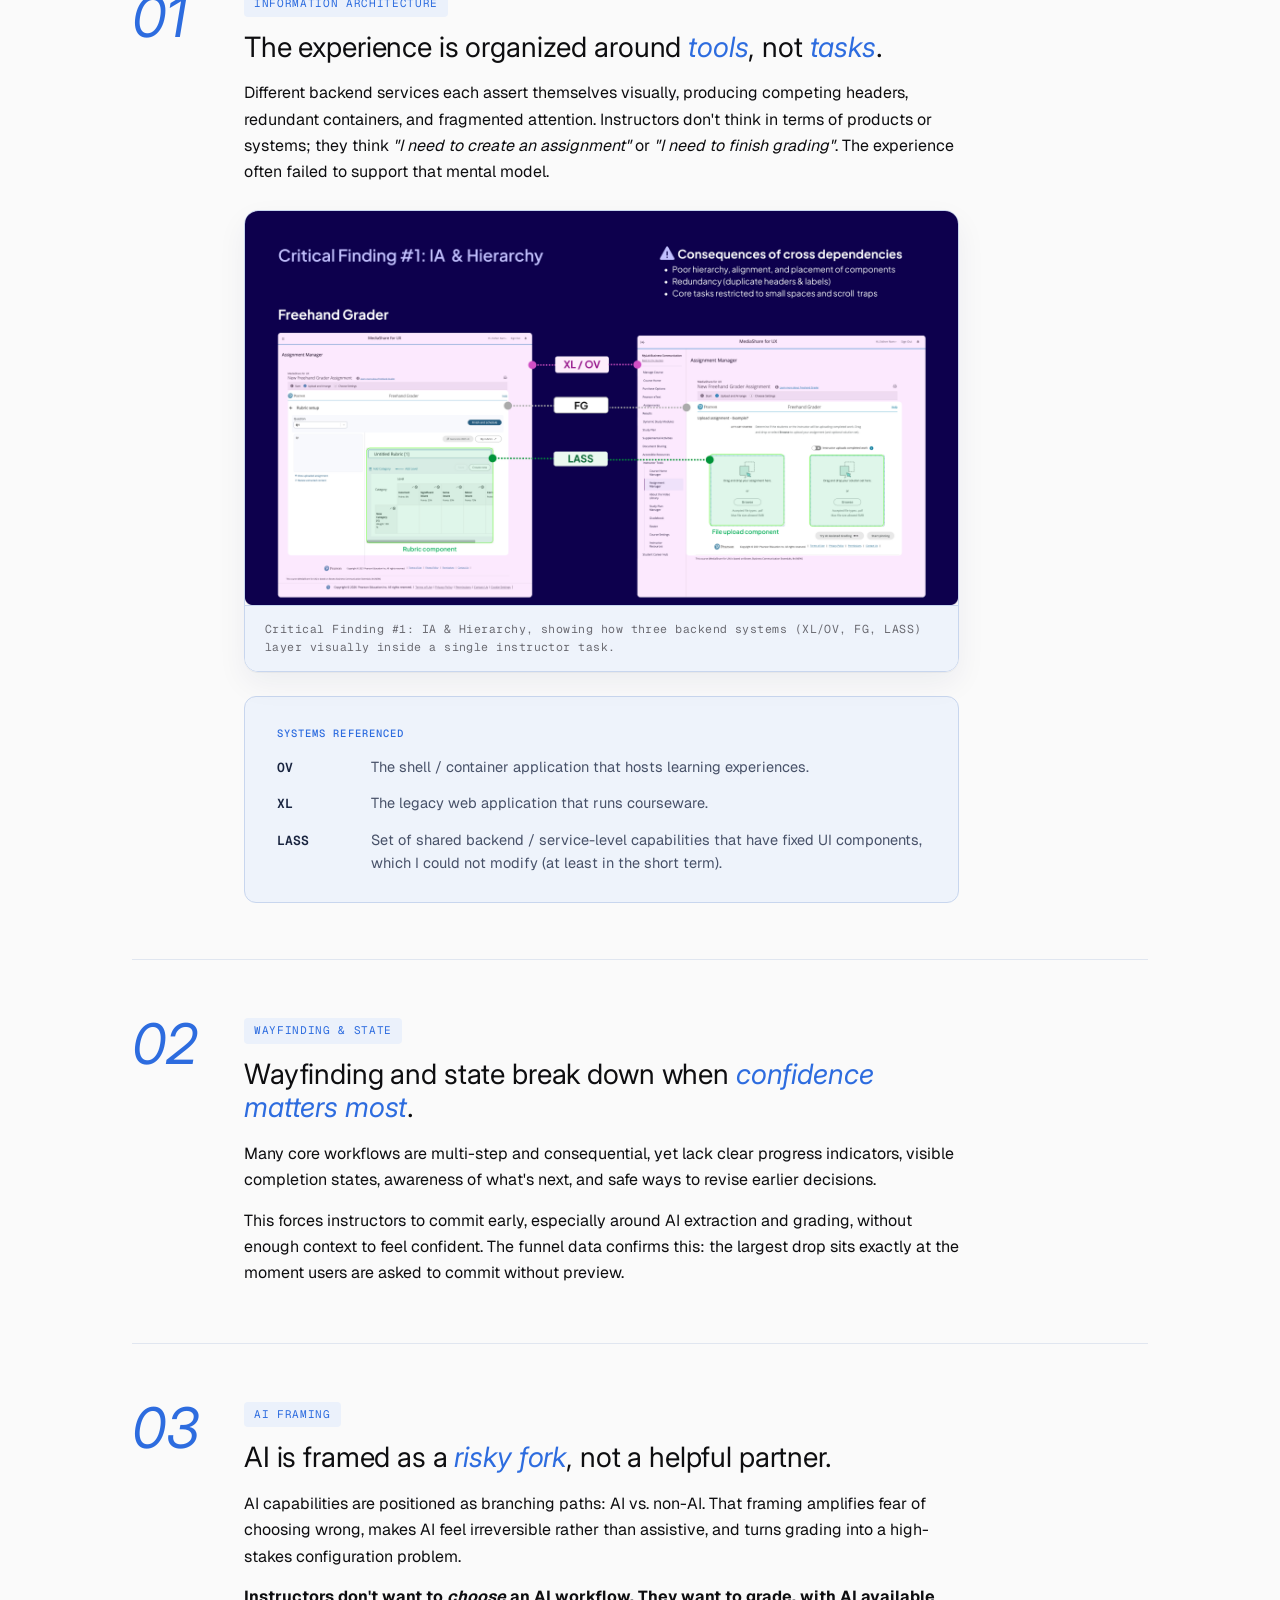
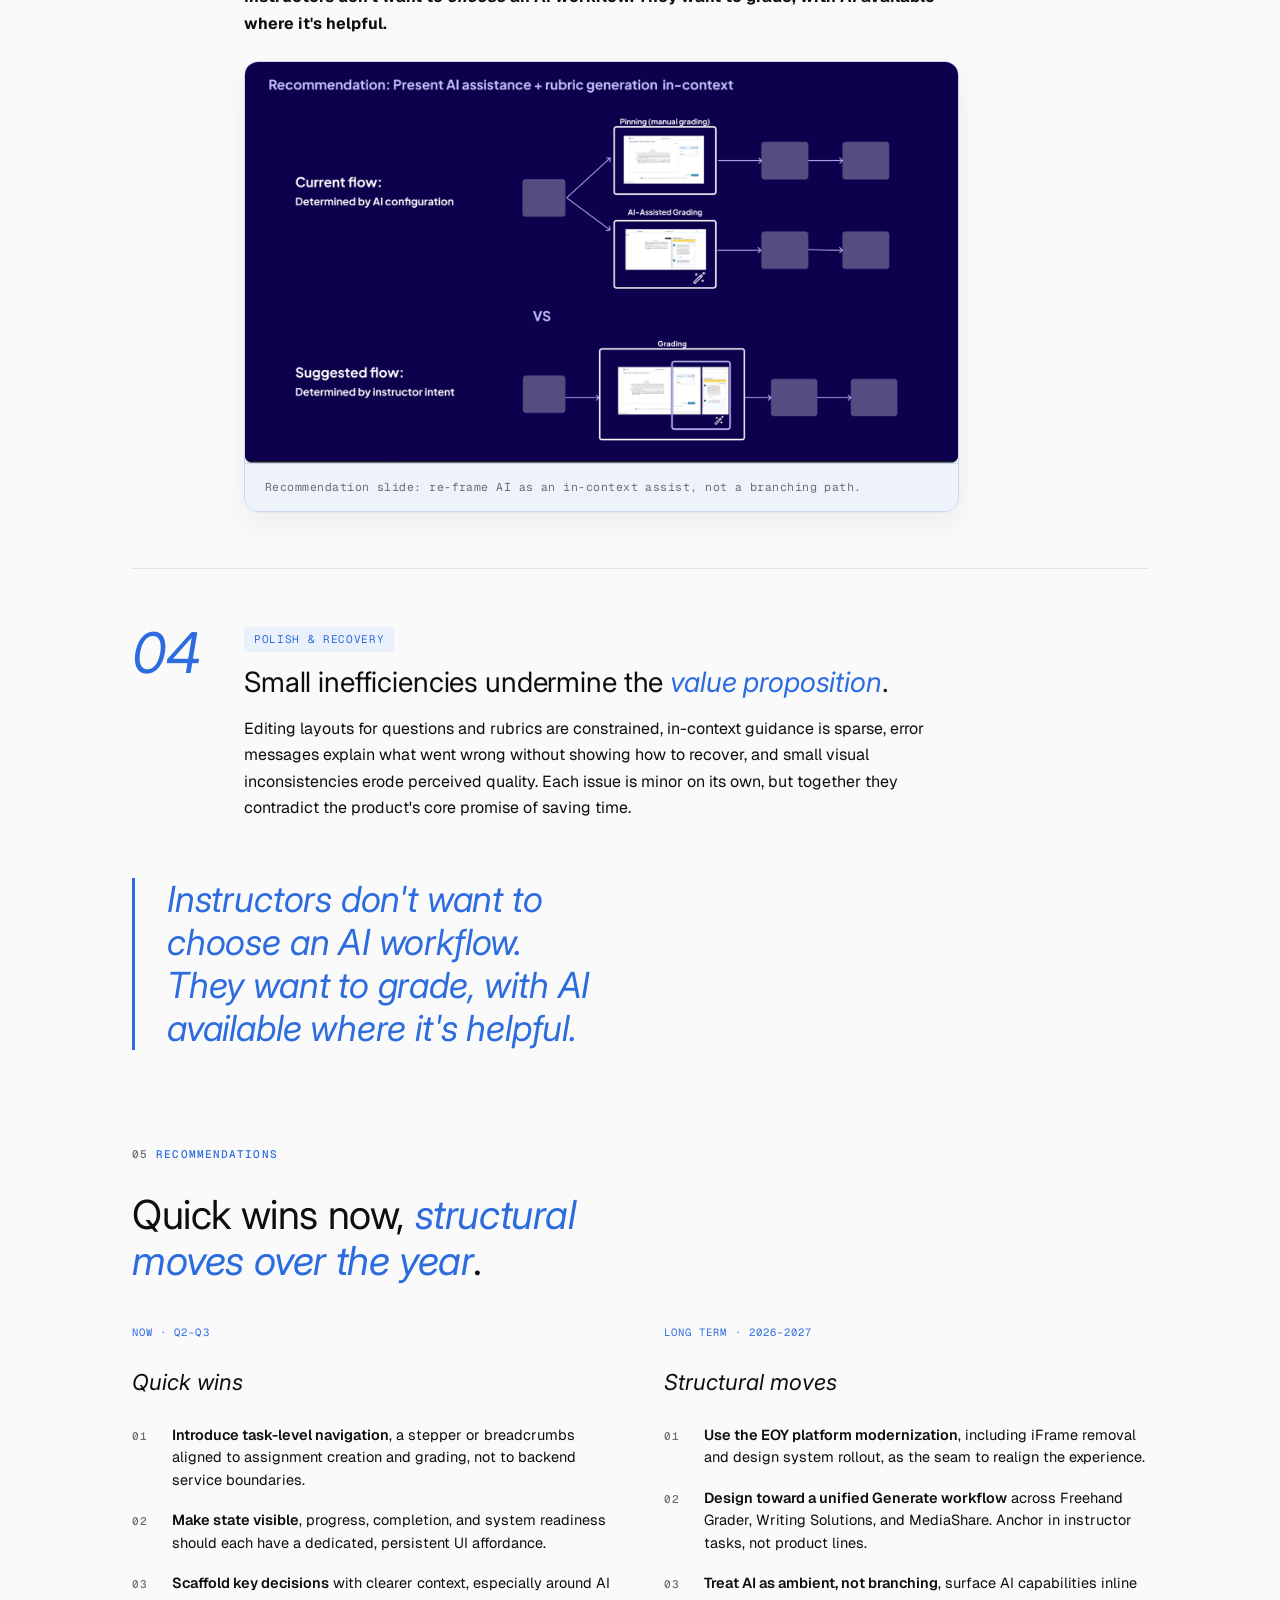
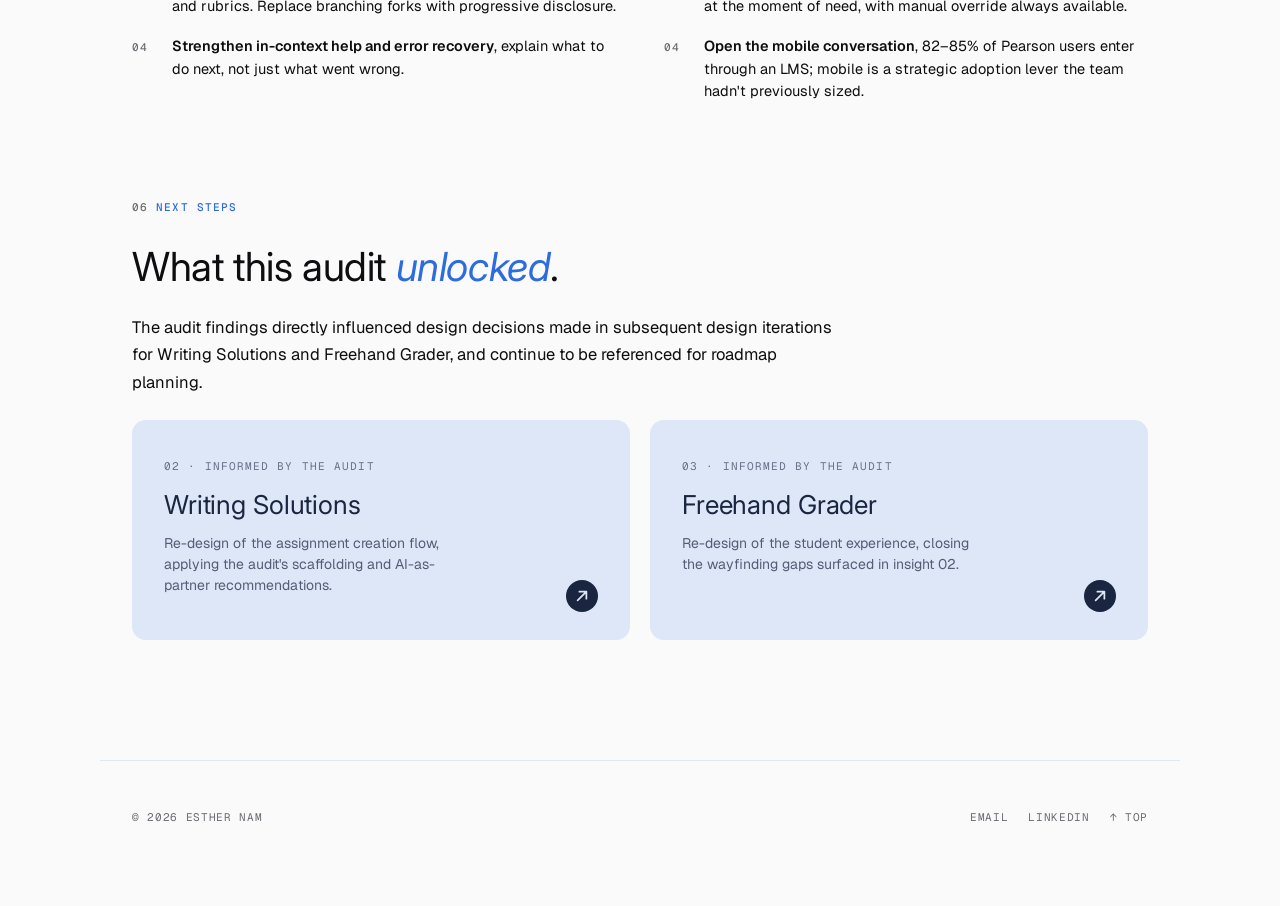
<file: UX Audit Case Study.html>
<!DOCTYPE html>
<html lang="en">
<head>
<meta charset="utf-8" />
<meta name="viewport" content="width=device-width, initial-scale=1" />
<title>UX Audit · Esther Nam</title>
<link rel="preconnect" href="https://fonts.googleapis.com" />
<link rel="preconnect" href="https://fonts.gstatic.com" crossorigin />
<link href="https://fonts.googleapis.com/css2?family=Inter:wght@400;500;600;700;800&family=Geist:wght@400;500;600;700&family=Geist+Mono:wght@400;500&display=swap" rel="stylesheet" />
<style>
  * { box-sizing: border-box; margin: 0; padding: 0; }
  html { scroll-behavior: smooth; scroll-padding-top: 96px; }
  body {
    font-family: "Geist", -apple-system, BlinkMacSystemFont, system-ui, sans-serif;
    font-size: 16px; line-height: 1.6;
    background: var(--bg); color: var(--ink);
    -webkit-font-smoothing: antialiased;
    transition: background-color 0.25s ease, color 0.25s ease;
  }

  /* ─────────── Palette systems ─────────── */
  body[data-theme="blue"] {
    --bg: #FAFAFA;
    --ink: #0E0E10;
    --muted: #6B6B72;
    --line: #E0E6F0;
    --line-soft: #EDF1F7;
    --accent: #2D6CDF;
    --accent-deep: #1A4FAB;
    --accent-soft: #EBF1FB;
    --card-bg: #DDE7F7;
    --card-bg-soft: #EEF3FB;
    --card-ink: #1A2540;
    --card-line: #C8D6EE;
    --pill-bg: #FFFFFF;
    --hero-tint: #F4F7FC;
    --highlight: #FFE9A8;
    --shadow: 0 1px 0 rgba(0,0,0,0.04), 0 12px 30px rgba(20, 40, 90, 0.06);
  }
  body[data-theme="graphite"] {
    --bg: #14141A;
    --ink: #F0F0F2;
    --muted: #8D8D95;
    --line: #2A2A33;
    --line-soft: #1E1E26;
    --accent: #B4A7F5;
    --accent-deep: #D6CEFA;
    --accent-soft: #1F1B36;
    --card-bg: #F8F8FA;
    --card-bg-soft: #1E1E26;
    --card-ink: #0E0E10;
    --card-line: #E0E0E5;
    --pill-bg: #1E1E26;
    --hero-tint: #1A1A22;
    --highlight: #5B4F7F;
    --shadow: 0 1px 0 rgba(255,255,255,0.04), 0 12px 30px rgba(0, 0, 0, 0.4);
  }

  /* ─────────── Single light/dark toggle (nav-embedded) ─────────── */
  .theme-toggle {
    display: inline-grid; place-items: center;
    width: 32px; height: 32px; border-radius: 999px;
    margin-left: 20px;
    background: transparent;
    border: 1px solid var(--line);
    color: var(--ink);
    cursor: pointer;
    transition: background-color 0.2s, border-color 0.2s, transform 0.15s;
  }
  .theme-toggle:hover { background: var(--line); transform: scale(1.05); }
  .theme-toggle svg { width: 16px; height: 16px; }
  .theme-toggle .icon-sun { display: none; }
  .theme-toggle .icon-moon { display: block; }
  body[data-theme="graphite"] .theme-toggle .icon-sun { display: block; }
  body[data-theme="graphite"] .theme-toggle .icon-moon { display: none; }
  .theme-toggle:focus-visible { outline: 2px solid var(--accent); outline-offset: 2px; }

  /* Legacy palette bar (hidden, kept to avoid CSS churn) */
  .palette-bar {
    display: none;
    background: var(--bg);
    border-bottom: 1px solid var(--line);
    transition: background-color 0.25s, border-color 0.25s;
  }
  .palette-bar-inner {
    max-width: 1080px; margin: 0 auto;
    padding: 12px 32px;
    display: flex; align-items: center; justify-content: space-between; gap: 24px;
  }
  .bar-label {
    font-family: "Geist Mono", monospace;
    font-size: 11px; letter-spacing: 0.08em; text-transform: uppercase;
    color: var(--muted);
  }
  .bar-label b { color: var(--ink); font-weight: 500; }
  .bar-toggle {
    display: inline-flex; gap: 0;
    border: 1px solid var(--line); border-radius: 999px;
    padding: 3px; background: var(--bg);
  }
  .bar-toggle button {
    font-family: inherit; font-size: 12px; font-weight: 500;
    padding: 7px 14px; border: 0; border-radius: 999px;
    background: transparent; color: var(--muted); cursor: pointer;
    transition: background-color 0.2s, color 0.2s;
  }
  .bar-toggle button.active {
    background: var(--ink); color: var(--bg);
  }

  /* ─────────── Site nav ─────────── */
  .site-nav {
    max-width: 1080px; margin: 0 auto;
    padding: 32px 32px 0;
    display: flex; align-items: center; justify-content: space-between;
  }
  .wordmark {
    font-family: "Inter", sans-serif;
    font-size: 22px; color: var(--ink); text-decoration: none;
    letter-spacing: -0.01em;
  }
  .wordmark .dot { color: var(--accent); }
  .site-nav nav { display: flex; gap: 28px; }
  .site-nav nav a {
    font-size: 13px; color: var(--muted); text-decoration: none;
    transition: color 0.2s;
  }
  .site-nav nav a:hover { color: var(--ink); }
  .site-nav nav a.current { color: var(--ink); font-weight: 500; }

  .back-link {
    max-width: 1080px; margin: 0 auto;
    padding: 32px 32px 0;
    display: block; font-size: 13px; color: var(--muted);
    text-decoration: none; font-family: "Geist Mono", monospace;
    letter-spacing: 0.04em;
  }
  .back-link:hover { color: var(--ink); }

  /* ─────────── Case study layout ─────────── */
  .case-study {
    max-width: 1080px; margin: 0 auto;
    padding: 0 32px 120px;
  }
  .meta-strip {
    margin-top: 56px;
    display: flex; align-items: center; gap: 12px;
    font-family: "Geist Mono", monospace;
    font-size: 11px; letter-spacing: 0.08em; text-transform: uppercase;
    color: var(--muted);
  }
  .meta-strip .tag {
    color: var(--accent); font-weight: 500;
  }
  .meta-strip .sep { opacity: 0.4; }

  .case-title {
    font-family: "Inter", sans-serif;
    font-weight: 400;
    font-size: clamp(40px, 5.5vw, 64px);
    line-height: 1.06;
    letter-spacing: -0.015em;
    margin-top: 24px;
    max-width: 18ch;
    color: var(--ink);
    text-wrap: balance;
  }
  .case-title em { font-style: italic; color: var(--accent); }

  .case-deck {
    margin-top: 28px;
    max-width: 62ch;
    font-size: 18px; line-height: 1.55;
    color: var(--muted);
  }

  /* Hero meta grid */
  .hero-meta {
    margin-top: 56px;
    border-top: 1px solid var(--line);
    border-bottom: 1px solid var(--line);
    display: grid; grid-template-columns: repeat(4, 1fr);
  }
  .meta-cell {
    padding: 22px 24px;
    display: flex; flex-direction: column; gap: 8px;
    border-right: 1px solid var(--line);
  }
  .meta-cell:first-child { padding-left: 0; }
  .meta-cell:last-child { border-right: 0; padding-right: 0; }
  .meta-cell .k {
    font-family: "Geist Mono", monospace;
    font-size: 10.5px; letter-spacing: 0.1em; text-transform: uppercase;
    color: var(--muted);
  }
  .meta-cell .v {
    font-size: 15px; color: var(--ink); font-weight: 500;
    line-height: 1.35;
  }

  /* Jump nav */
  .jump {
    margin-top: 40px;
    display: flex; flex-wrap: wrap; gap: 8px 4px;
    align-items: center;
  }
  .jump-label {
    font-family: "Geist Mono", monospace;
    font-size: 11px; letter-spacing: 0.08em; text-transform: uppercase;
    color: var(--muted); margin-right: 12px;
  }
  .jump a {
    font-size: 13px; color: var(--ink); text-decoration: none;
    padding: 6px 12px; border-radius: 999px;
    border: 1px solid var(--line);
    transition: background-color 0.2s, border-color 0.2s, color 0.2s;
    background: var(--pill-bg);
  }
  .jump a:hover {
    border-color: var(--accent);
    color: var(--accent);
  }

  /* ─────────── Sections ─────────── */
  section {
    margin-top: 96px;
    scroll-margin-top: 100px;
  }
  .section-head {
    display: flex; align-items: baseline; gap: 16px;
    margin-bottom: 28px;
  }
  .section-eyebrow {
    font-family: "Geist Mono", monospace;
    font-size: 11px; letter-spacing: 0.1em; text-transform: uppercase;
    color: var(--accent); font-weight: 500;
    flex-shrink: 0;
  }
  .section-eyebrow .num {
    color: var(--muted);
    margin-right: 8px;
  }
  h2.section-title {
    font-family: "Inter", sans-serif;
    font-weight: 400;
    font-size: clamp(28px, 3.4vw, 40px);
    line-height: 1.15;
    letter-spacing: -0.01em;
    color: var(--ink);
    max-width: 22ch;
    text-wrap: balance;
  }
  h2.section-title em { font-style: italic; color: var(--accent); }

  .prose {
    max-width: 65ch;
    font-size: 16.5px; line-height: 1.65;
    color: var(--ink);
  }
  .prose p + p { margin-top: 18px; }
  .prose .muted { color: var(--muted); }
  .prose strong { font-weight: 600; color: var(--ink); }

  /* Impact list */
  .impact-list {
    margin-top: 8px;
    display: grid;
    grid-template-columns: 1fr 1fr;
    gap: 0;
    border-top: 1px solid var(--line);
  }
  .impact-list li {
    list-style: none;
    padding: 28px 32px 28px 0;
    border-bottom: 1px solid var(--line);
    display: flex; gap: 24px; align-items: flex-start;
  }
  .impact-list li:nth-child(odd) {
    padding-right: 32px;
    border-right: 1px solid var(--line);
  }
  .impact-list li:nth-child(even) {
    padding-left: 32px;
  }
  .impact-list .imp-num {
    font-family: "Geist Mono", monospace;
    font-size: 11px; letter-spacing: 0.1em;
    color: var(--accent); font-weight: 500;
    padding-top: 4px;
    flex-shrink: 0; min-width: 24px;
  }
  .impact-list .imp-body { flex: 1; }
  .impact-list h4 {
    font-size: 15.5px; font-weight: 600; color: var(--ink);
    margin-bottom: 6px; line-height: 1.4;
  }
  .impact-list p {
    font-size: 14.5px; color: var(--muted); line-height: 1.55;
  }

  /* Figure (image placeholder) */
  figure {
    margin-top: 40px;
    background: var(--card-bg);
    border-radius: 14px;
    padding: 32px;
    color: var(--card-ink);
    box-shadow: var(--shadow);
    position: relative;
  }
  figure .fig-corner {
    position: absolute; top: 16px; right: 20px;
    font-family: "Geist Mono", monospace;
    font-size: 10px; letter-spacing: 0.08em; text-transform: uppercase;
    color: var(--card-ink); opacity: 0.45;
  }
  figcaption {
    margin-top: 16px;
    font-family: "Geist Mono", monospace;
    font-size: 11.5px; letter-spacing: 0.04em;
    color: var(--muted);
    padding-left: 16px;
    border-left: 2px solid var(--accent);
  }

  /* Soft figure variant (less heavy) */
  figure.soft {
    background: var(--card-bg-soft);
    box-shadow: none;
    border: 1px solid var(--card-line);
  }
  body[data-theme="graphite"] figure.soft {
    border-color: var(--line);
    color: var(--ink);
  }

  /* ─────────── Pendo bar chart figure ─────────── */
  .pendo {
    background: white;
    border-radius: 10px;
    padding: 24px 28px;
    color: #0E0E10;
  }
  .pendo .hd {
    display: flex; justify-content: space-between; align-items: baseline;
    border-bottom: 1px solid #E0E6F0;
    padding-bottom: 10px; margin-bottom: 18px;
  }
  .pendo .hd-l { font-size: 13px; font-weight: 600; color: #0E0E10; }
  .pendo .hd-r { font-family: "Geist Mono", monospace; font-size: 10.5px; color: #6B6B72; letter-spacing: 0.05em; }
  .pendo .chart {
    display: grid;
    grid-template-columns: 140px 1fr;
    gap: 8px 16px;
    align-items: center;
  }
  .pendo .row-label { font-size: 12px; color: #4A5468; }
  .pendo .bar-track {
    height: 18px; background: #F4F7FC; border-radius: 4px; position: relative;
  }
  .pendo .bar-fill {
    height: 100%; background: var(--accent); border-radius: 4px;
    display: flex; align-items: center; justify-content: flex-end;
    padding: 0 8px; color: white; font-size: 10.5px; font-weight: 600;
    font-family: "Geist Mono", monospace;
  }
  .pendo .bar-fill.drop { background: #E0E6F0; color: #6B6B72; }
  body[data-theme="graphite"] .pendo .bar-fill { background: #5B4BA8; }
  .pendo .annot {
    margin-top: 18px;
    display: flex; gap: 14px;
    padding: 14px; background: #F4F7FC; border-radius: 6px;
    font-size: 12.5px; color: #4A5468; line-height: 1.5;
  }
  .pendo .annot .annot-pin {
    width: 6px; height: 6px; border-radius: 999px; background: var(--accent);
    flex-shrink: 0; margin-top: 6px;
  }

  /* ─────────── Teardown figure ─────────── */
  .teardown {
    background: white; border-radius: 10px;
    padding: 28px; color: #0E0E10;
    position: relative;
  }
  .teardown .frame {
    border: 1px solid #E0E6F0; border-radius: 6px;
    padding: 14px 16px;
    position: relative;
  }
  .teardown .frame .browser-bar {
    display: flex; gap: 5px; margin-bottom: 12px;
  }
  .teardown .frame .browser-bar i {
    width: 7px; height: 7px; border-radius: 999px; background: #E0E6F0;
  }
  .teardown .frame .stack { display: flex; flex-direction: column; gap: 6px; }
  .teardown .frame .h1 { height: 14px; background: #E0E6F0; border-radius: 3px; width: 60%; }
  .teardown .frame .h2 { height: 10px; background: #F4F7FC; border-radius: 3px; width: 40%; }
  .teardown .frame .row {
    height: 24px; background: #F4F7FC; border-radius: 4px;
    border-left: 3px solid var(--accent);
  }
  .teardown .frame .row.crit { border-left-color: #E07854; background: #FCEFEB; }
  .teardown .annotation {
    position: absolute;
    font-family: "Geist Mono", monospace;
    font-size: 10.5px; color: var(--accent); font-weight: 500;
    letter-spacing: 0.04em;
    display: flex; align-items: center; gap: 8px;
  }
  .teardown .annotation .dot {
    width: 8px; height: 8px; border-radius: 999px;
    background: var(--accent); flex-shrink: 0;
  }
  .teardown .annotation .line {
    width: 24px; height: 1px; background: var(--accent);
  }
  .teardown-grid {
    display: grid; grid-template-columns: 1fr 1fr; gap: 16px;
    margin-top: 20px;
  }
  .teardown-col h6 {
    font-family: "Geist Mono", monospace;
    font-size: 10px; letter-spacing: 0.1em; text-transform: uppercase;
    color: #6B6B72; margin-bottom: 10px;
  }
  .teardown-col .note {
    font-size: 12.5px; line-height: 1.5; color: #4A5468;
    padding-left: 12px; border-left: 2px solid var(--accent);
    margin-bottom: 8px;
  }
  .teardown-col .note .label {
    font-family: "Geist Mono", monospace;
    font-size: 10px; color: var(--accent); font-weight: 600;
    letter-spacing: 0.05em; text-transform: uppercase; display: block; margin-bottom: 2px;
  }

  /* ─────────── Method list ─────────── */
  .method-grid {
    margin-top: 36px;
    display: grid; grid-template-columns: 1fr 1fr; gap: 0;
    border-top: 1px solid var(--line);
  }
  .method-grid > div {
    padding: 24px 32px 24px 0;
    border-bottom: 1px solid var(--line);
  }
  .method-grid > div:nth-child(odd) { border-right: 1px solid var(--line); }
  .method-grid > div:nth-child(even) { padding-left: 32px; }
  .method-grid .m-num {
    font-family: "Geist Mono", monospace;
    font-size: 11px; letter-spacing: 0.08em;
    color: var(--accent); margin-bottom: 8px; font-weight: 500;
  }
  .method-grid h4 {
    font-size: 15.5px; font-weight: 600; margin-bottom: 6px; color: var(--ink);
  }
  .method-grid p {
    font-size: 14px; color: var(--muted); line-height: 1.55;
  }

  /* ─────────── Insight cards ─────────── */
  .insight {
    margin-top: 56px;
    display: grid;
    grid-template-columns: 80px 1fr;
    gap: 32px;
    padding-bottom: 56px;
    border-bottom: 1px solid var(--line);
  }
  .insight:last-of-type { border-bottom: 0; padding-bottom: 0; }
  .insight .ins-num {
    font-family: "Inter", sans-serif;
    font-size: 56px; line-height: 1;
    color: var(--accent);
    font-style: italic;
  }
  .insight .ins-body { max-width: 65ch; }
  .insight h3 {
    font-family: "Inter", sans-serif;
    font-weight: 400;
    font-size: 28px; line-height: 1.2;
    color: var(--ink); margin-bottom: 16px;
    letter-spacing: -0.005em;
  }
  .insight h3 em { font-style: italic; color: var(--accent); }
  .insight p {
    font-size: 16px; line-height: 1.65; color: var(--ink);
  }
  .insight p + p { margin-top: 14px; }
  /* Real image figure */
  figure.real {
    background: transparent;
    padding: 0;
    overflow: hidden;
    border: 1px solid var(--card-line);
    box-shadow: var(--shadow);
  }
  body[data-theme="graphite"] figure.real { border-color: var(--line); }
  figure.real img { display: block; width: 100%; height: auto; }
  figure.real + figcaption,
  figure.real .cap-wrap {
    padding: 14px 20px;
    background: var(--card-bg-soft);
    border-top: 1px solid var(--card-line);
    margin: 0;
  }
  body[data-theme="graphite"] figure.real .cap-wrap { border-color: var(--line); }
  figure.real figcaption {
    margin: 0; padding: 14px 20px;
    background: var(--card-bg-soft);
    border-top: 1px solid var(--card-line);
    border-left: 0;
    color: var(--muted);
  }
  body[data-theme="graphite"] figure.real figcaption { border-color: var(--line); background: var(--card-bg-soft); }

  /* Two-up scope grid */
  .scope-grid {
    margin-top: 24px;
    display: grid; grid-template-columns: 1fr 1fr; gap: 16px;
  }
  .scope-grid figure.real { margin: 0; }
  @media (max-width: 760px) {
    .scope-grid { grid-template-columns: 1fr; }
  }

  /* Placeholder figure, for real assets you'll add later */
  figure.placeholder {
    background: var(--card-bg-soft);
    border: 1.5px dashed var(--card-line);
    box-shadow: none;
    padding: 0;
  }
  body[data-theme="graphite"] figure.placeholder {
    border-color: var(--line);
    background: var(--card-bg-soft);
    color: var(--ink);
  }
  figure.placeholder .placeholder-inner {
    padding: 64px 48px;
    text-align: center;
  }
  figure.placeholder .ph-tag {
    display: inline-block;
    font-family: "Geist Mono", monospace;
    font-size: 10.5px; letter-spacing: 0.1em; text-transform: uppercase;
    color: var(--accent); font-weight: 500;
    padding: 4px 10px; border-radius: 4px;
    background: var(--accent-soft);
    margin-bottom: 18px;
  }
  figure.placeholder .ph-headline {
    font-family: "Inter", sans-serif;
    font-weight: 400;
    font-size: 22px; line-height: 1.3;
    color: var(--card-ink);
    max-width: 32ch;
    margin: 0 auto 10px;
    letter-spacing: -0.005em;
  }
  body[data-theme="graphite"] figure.placeholder .ph-headline { color: var(--ink); }
  figure.placeholder .ph-note {
    font-size: 13.5px; line-height: 1.55;
    color: var(--muted);
    max-width: 50ch;
    margin: 0 auto;
  }
  figure.placeholder + figcaption,
  figure.placeholder figcaption { display: none; }
  figure.placeholder ~ figcaption { display: none; }

  /* Glossary block (replaces speculative diagrams) */
  .glossary {
    margin-top: 24px;
    padding: 28px 32px;
    border-radius: 12px;
    background: var(--card-bg-soft);
    border: 1px solid var(--card-line);
    color: var(--card-ink);
  }
  body[data-theme="graphite"] .glossary {
    border-color: var(--line);
    color: var(--ink);
  }
  .glossary .gloss-label {
    display: block;
    font-family: "Geist Mono", monospace;
    font-size: 10.5px; letter-spacing: 0.1em; text-transform: uppercase;
    color: var(--accent); font-weight: 500;
    margin-bottom: 14px;
  }
  .glossary dl {
    display: grid;
    grid-template-columns: 70px 1fr;
    gap: 14px 24px;
    align-items: baseline;
  }
  .glossary dt {
    font-family: "Geist Mono", monospace;
    font-size: 13px; font-weight: 600;
    color: var(--card-ink);
  }
  body[data-theme="graphite"] .glossary dt { color: var(--ink); }
  .glossary dd {
    font-size: 14.5px; line-height: 1.55;
    color: var(--card-ink); opacity: 0.78;
  }
  body[data-theme="graphite"] .glossary dd { color: var(--ink); opacity: 0.78; }

  .insight .ins-pill {
    display: inline-block;
    font-family: "Geist Mono", monospace;
    font-size: 11px; letter-spacing: 0.06em; text-transform: uppercase;
    color: var(--accent);
    padding: 4px 10px; border-radius: 4px;
    background: var(--accent-soft);
    margin-bottom: 14px;
  }

  /* OV/XL/LASS diagram */
  .layers {
    margin-top: 24px;
    background: var(--card-bg);
    border-radius: 12px;
    padding: 28px;
    color: var(--card-ink);
    display: grid;
    grid-template-columns: 1fr 1.2fr;
    gap: 32px;
    align-items: center;
  }
  .layers .stack {
    position: relative;
    display: flex; flex-direction: column; gap: 0;
  }
  .layers .layer {
    border: 1.5px solid var(--card-ink);
    background: white;
    padding: 14px 16px;
    font-family: "Geist Mono", monospace;
    font-size: 11.5px; letter-spacing: 0.04em;
    color: var(--card-ink);
    font-weight: 600;
    position: relative;
  }
  .layers .layer.ov { border-radius: 8px 8px 0 0; }
  .layers .layer.xl { background: rgba(255,255,255,0.6); }
  .layers .layer.lass {
    background: var(--accent);
    color: white;
    border-color: var(--accent);
    border-radius: 0 0 8px 8px;
  }
  body[data-theme="graphite"] .layers .layer.lass { color: #14141A; }
  .layers .layer-desc {
    font-family: "Geist", sans-serif;
    font-size: 11.5px;
    font-weight: 400;
    color: var(--card-ink);
    opacity: 0.7;
    margin-top: 3px;
    letter-spacing: 0;
    text-transform: none;
  }
  .layers .layer.lass .layer-desc { color: white; opacity: 0.85; }
  body[data-theme="graphite"] .layers .layer.lass .layer-desc { color: #14141A; opacity: 0.75; }
  .layers .legend h5 {
    font-family: "Geist Mono", monospace;
    font-size: 11px; letter-spacing: 0.08em; text-transform: uppercase;
    color: var(--card-ink); opacity: 0.65; margin-bottom: 14px;
  }
  .layers .legend dl { display: grid; gap: 14px; }
  .layers .legend dt {
    font-family: "Geist Mono", monospace;
    font-size: 12px; font-weight: 600; color: var(--card-ink);
    margin-bottom: 2px;
  }
  .layers .legend dd {
    font-size: 12.5px; line-height: 1.5;
    color: var(--card-ink); opacity: 0.75;
  }

  /* AI fork diagram */
  .fork-diagram {
    margin-top: 24px;
    background: var(--card-bg-soft);
    border: 1px solid var(--card-line);
    border-radius: 12px;
    padding: 32px;
    color: var(--card-ink);
    display: grid;
    grid-template-columns: 1fr 1fr;
    gap: 32px;
  }
  body[data-theme="graphite"] .fork-diagram {
    border-color: var(--line);
    color: var(--ink);
  }
  .fork-col h6 {
    font-family: "Geist Mono", monospace;
    font-size: 10.5px; letter-spacing: 0.08em; text-transform: uppercase;
    color: var(--muted); margin-bottom: 12px;
  }
  .fork-col h6.before { color: #C46A40; }
  .fork-col h6.after { color: var(--accent); }
  .fork-col .nodes { display: flex; flex-direction: column; gap: 10px; align-items: flex-start; }
  .fork-col .node {
    font-family: "Geist Mono", monospace;
    font-size: 11.5px; font-weight: 500;
    padding: 10px 14px; border-radius: 6px;
    border: 1px solid var(--card-line);
    background: var(--card-bg);
    color: var(--card-ink);
  }
  body[data-theme="graphite"] .fork-col .node {
    background: var(--card-bg-soft);
    border-color: var(--line);
    color: var(--ink);
  }
  .fork-col .node.start { background: var(--card-ink); color: var(--card-bg); border-color: var(--card-ink); }
  body[data-theme="graphite"] .fork-col .node.start { background: var(--ink); color: var(--bg); border-color: var(--ink); }
  .fork-col .node.bad { border-color: #C46A40; color: #C46A40; }
  .fork-col .node.good { border-color: var(--accent); background: var(--accent-soft); color: var(--accent); }
  body[data-theme="graphite"] .fork-col .node.good { color: var(--accent-deep); }
  .fork-col .arrow {
    color: var(--muted); font-size: 14px; margin-left: 16px;
    font-family: "Geist Mono", monospace;
  }

  /* ─────────── Recommendations ─────────── */
  .recs-grid {
    margin-top: 8px;
    display: grid; grid-template-columns: 1fr 1fr;
    gap: 48px;
  }
  .recs-col h4 {
    font-family: "Inter", sans-serif;
    font-weight: 400; font-style: italic;
    font-size: 22px;
    color: var(--ink);
    margin-bottom: 4px;
  }
  .recs-col .rec-tag {
    font-family: "Geist Mono", monospace;
    font-size: 10.5px; letter-spacing: 0.1em; text-transform: uppercase;
    color: var(--accent); margin-bottom: 24px; display: block;
  }
  .recs-col ul { list-style: none; display: flex; flex-direction: column; gap: 18px; }
  .recs-col li {
    display: grid; grid-template-columns: 28px 1fr; gap: 12px;
    align-items: baseline;
  }
  .recs-col li .num {
    font-family: "Geist Mono", monospace;
    font-size: 11px; color: var(--muted); font-weight: 500;
    letter-spacing: 0.06em;
  }
  .recs-col li p {
    font-size: 14.5px; line-height: 1.55; color: var(--ink);
  }
  .recs-col li p b { font-weight: 600; }

  /* ─────────── Next steps ─────────── */
  .next-grid {
    margin-top: 24px;
    display: grid; grid-template-columns: 1fr 1fr;
    gap: 20px;
  }
  .next-card {
    display: block;
    padding: 32px;
    background: var(--card-bg);
    border-radius: 14px;
    text-decoration: none; color: var(--card-ink);
    transition: transform 0.2s;
    position: relative;
    overflow: hidden;
    min-height: 220px;
  }
  .next-card:hover { transform: translateY(-3px); }
  .next-card .nc-eyebrow {
    font-family: "Geist Mono", monospace;
    font-size: 11px; letter-spacing: 0.1em; text-transform: uppercase;
    color: var(--card-ink); opacity: 0.6;
  }
  .next-card h3 {
    font-family: "Inter", sans-serif;
    font-weight: 400;
    font-size: 26px; line-height: 1.2;
    margin-top: 12px; margin-bottom: 12px;
    color: var(--card-ink);
    letter-spacing: -0.005em;
    max-width: 18ch;
  }
  .next-card p {
    font-size: 14px; line-height: 1.5;
    color: var(--card-ink); opacity: 0.7;
    max-width: 32ch;
  }
  .next-card .nc-arrow {
    position: absolute; bottom: 28px; right: 32px;
    width: 32px; height: 32px;
    border-radius: 999px;
    background: var(--card-ink); color: var(--card-bg);
    display: grid; place-items: center;
    transition: transform 0.2s;
  }
  body[data-theme="graphite"] .next-card .nc-arrow { background: var(--accent); color: var(--card-ink); }
  .next-card:hover .nc-arrow { transform: rotate(-45deg) translateX(3px); }

  /* Pull quote */
  .pullquote {
    margin: 56px 0;
    max-width: 24ch;
    font-family: "Inter", sans-serif;
    font-weight: 400; font-style: italic;
    font-size: 36px; line-height: 1.2;
    color: var(--accent);
    letter-spacing: -0.005em;
    padding-left: 32px;
    border-left: 3px solid var(--accent);
    text-wrap: balance;
  }

  /* Footer */
  footer {
    max-width: 1080px; margin: 0 auto;
    padding: 48px 32px 80px;
    border-top: 1px solid var(--line);
    display: flex; justify-content: space-between; align-items: baseline;
    font-family: "Geist Mono", monospace;
    font-size: 11px; letter-spacing: 0.06em; text-transform: uppercase;
    color: var(--muted);
  }
  footer .f-r { display: flex; gap: 20px; }
  footer a { color: var(--muted); text-decoration: none; }
  footer a:hover { color: var(--ink); }

  /* Small responsiveness */
  @media (max-width: 760px) {
    .hero-meta { grid-template-columns: 1fr 1fr; }
    .meta-cell:nth-child(2) { border-right: 0; }
    .impact-list { grid-template-columns: 1fr; }
    .impact-list li:nth-child(odd) { border-right: 0; padding-right: 0; }
    .impact-list li:nth-child(even) { padding-left: 0; }
    .method-grid { grid-template-columns: 1fr; }
    .method-grid > div:nth-child(odd) { border-right: 0; }
    .method-grid > div:nth-child(even) { padding-left: 0; }
    .insight { grid-template-columns: 1fr; gap: 12px; }
    .insight .ins-num { font-size: 40px; }
    .recs-grid, .next-grid, .layers, .fork-diagram { grid-template-columns: 1fr; gap: 24px; }
  }
</style>
</head>
<body data-theme="blue">
<script>
  (function(){
    try {
      var t = localStorage.getItem('case-palette');
      document.body.dataset.theme = (t === 'graphite' || t === 'blue') ? t : 'blue';
    } catch(e) { document.body.dataset.theme = 'blue'; }
  })();
</script>

  <!-- Site nav -->
  <header class="site-nav">
    <a class="wordmark" href="index.html">Esther Nam<span class="dot"> •</span></a>
    <nav>
      <a href="index.html" class="current">Work</a>
      <a href="#">Resume</a>
      <a href="#">Contact</a>
      <div class="theme-toggle-wrap">
        <button class="theme-toggle" type="button" aria-label="Toggle dark mode">
          <svg class="icon-moon" viewBox="0 0 24 24" fill="none" stroke="currentColor" stroke-width="1.8" stroke-linecap="round" stroke-linejoin="round"><path d="M21 12.79A9 9 0 1 1 11.21 3 7 7 0 0 0 21 12.79z"/></svg>
          <svg class="icon-sun" viewBox="0 0 24 24" fill="none" stroke="currentColor" stroke-width="1.8" stroke-linecap="round" stroke-linejoin="round"><circle cx="12" cy="12" r="4"/><path d="M12 2v2M12 20v2M4.93 4.93l1.41 1.41M17.66 17.66l1.41 1.41M2 12h2M20 12h2M4.93 19.07l1.41-1.41M17.66 6.34l1.41-1.41"/></svg>
        </button>
      </div>
    </nav>
  </header>

  <a href="index.html" class="back-link">← BACK TO WORK</a>

  <main class="case-study">

    <!-- ── Hero ── -->
    <div class="meta-strip">
      <span class="tag">UX AUDIT</span>
      <span class="sep">/</span>
      <span>Pearson Higher Ed · "Generate" portfolio</span>
      <span class="sep">/</span>
      <span>March 2026</span>
    </div>

    <h1 class="case-title">Mapping the friction points across Pearson's <em>AI grading workflows</em>.</h1>

    <p class="case-deck">A cross-product UX audit of assignment creation and grading flows across two products in Pearson's Higher Ed "Generate" portfolio, used as the connective tissue between research, product, engineering, and design.</p>

    <div class="hero-meta">
      <div class="meta-cell">
        <span class="k">Role</span>
        <span class="v">Lead designer</span>
      </div>
      <div class="meta-cell">
        <span class="k">Timeline</span>
        <span class="v">March 2026</span>
      </div>
      <div class="meta-cell">
        <span class="k">Scope</span>
        <span class="v">2 products · instructor + student flows</span>
      </div>
      <div class="meta-cell">
        <span class="k">Outcome</span>
        <span class="v">Informed 2 v1 redesigns + ongoing roadmap</span>
      </div>
    </div>

    <nav class="jump">
      <span class="jump-label">Jump to</span>
      <a href="#impact">Impact</a>
      <a href="#overview">Overview</a>
      <a href="#method">Method</a>
      <a href="#insights">Key Insights</a>
      <a href="#recs">Recommendations</a>
      <a href="#next">Next steps</a>
    </nav>

    <!-- ── Impact (lifted to top) ── -->
    <section id="impact">
      <div class="section-head">
        <span class="section-eyebrow"><span class="num">01</span>Impact</span>
      </div>
      <h2 class="section-title">The audit became <em>connective tissue</em> across product, engineering, and design.</h2>

      <ul class="impact-list" style="margin-top: 48px;">
        <li>
          <span class="imp-num">01</span>
          <div class="imp-body">
            <h4>Drove two first-pass redesigns</h4>
            <p>Every short-term recommendation, persistent wayfinding, in-context guidance, progress indicators, visual consistency, translated into concrete design changes in the v1 redesigns of Writing Solutions and Freehand Grader.</p>
          </div>
        </li>
        <li>
          <span class="imp-num">02</span>
          <div class="imp-body">
            <h4>Aligned cross-functional diagnosis</h4>
            <p>Named the root cause (information architecture shaped by tool constraints, not the task at hand) and tied it to business risk, adoption, support burden, trust, and revenue, giving the squad shared language for prioritization.</p>
          </div>
        </li>
        <li>
          <span class="imp-num">03</span>
          <div class="imp-body">
            <h4>Anchored roadmap planning</h4>
            <p>Long-term recommendations continue to be referenced as the squad scopes future quarters and weighs feature priorities against structural debt.</p>
          </div>
        </li>
        <li>
          <span class="imp-num">04</span>
          <div class="imp-body">
            <h4>Surfaced an unconsidered mobile opportunity</h4>
            <p>Opened a strategic conversation about reaching the 82–85% of Pearson users who enter through an LMS, a path the team hadn't previously prioritized.</p>
          </div>
        </li>
      </ul>

      <p class="prose" style="margin-top: 32px;"><strong>Presented to cross-functional leadership</strong> across product, engineering, and design in March 2026; findings continue to be referenced in roadmap planning.</p>
    </section>

    <!-- ── Overview ── -->
    <section id="overview">
      <div class="section-head">
        <span class="section-eyebrow"><span class="num">02</span>Overview</span>
      </div>
      <h2 class="section-title">What "Generate" promises, <em>and why it wasn't landing</em>.</h2>

      <div class="prose" style="margin-top: 32px;">
        <p><strong>Generate</strong> is a suite of digital tools for assigning and grading authentic assessments in higher education. Authentic assessments are valued for real-world relevance but time-intensive to set up and grade, so Generate's value prop is <strong>leveraging AI to save instructor time</strong> and enable authentic assessments at scale.</p>
        <p>I audited two tools in the suite: <strong>Writing Solutions</strong> (for writing submissions) and <strong>Freehand Grader</strong> (for handwritten, uploaded solutions, usually STEM-related). Both share a mission to save instructors time while preserving pedagogical rigor and instructor judgment.</p>
        <p class="muted">Despite impressive features, instructors were hesitating, abandoning flows, or taking longer than expected on core tasks. This friction directly undermines the time-savings value prop. I approached the audit as a strategic diagnostic of how product structure, system constraints, and legacy UI decisions were eroding instructor trust and efficiency.</p>
      </div>

      <figure class="real">
        <img src="images/audit-pendo-usage.png" alt="Pendo dashboard data showing instructors initiate assignment creation at much higher levels than completing the process, and start the pinning process but don't finish." />
        <figcaption>Audit slide: Usage data from Pendo dashboards.</figcaption>
      </figure>
    </section>

    <!-- ── Method ── -->
    <section id="method">
      <div class="section-head">
        <span class="section-eyebrow"><span class="num">03</span>Method</span>
      </div>
      <h2 class="section-title">A strategic diagnostic, <em>not a heuristic checklist</em>.</h2>

      <div class="prose" style="margin-top: 32px;">
        <p>I grounded the review in four lenses, prioritizing the instructor experience given its greater complexity and business impact.</p>
      </div>

      <div class="method-grid">
        <div>
          <div class="m-num">01</div>
          <h4>Jobs-to-be-done analysis</h4>
          <p>Mapped instructor and student JTBDs at a high level. Surfaced the gap between what the product was structured to deliver and what users actually showed up to accomplish.</p>
        </div>
        <div>
          <div class="m-num">02</div>
          <h4>Information architecture &amp; hierarchy</h4>
          <p>Audited screen-level IA across Writing Solutions and Freehand Grader. Identified competing systems and redundant containers driven by backend service boundaries.</p>
        </div>
        <div>
          <div class="m-num">03</div>
          <h4>Wayfinding, state, decision confidence</h4>
          <p>Traced multi-step flows for moments where progress, completion, and reversibility broke down, especially at AI-related decision points.</p>
        </div>
        <div>
          <div class="m-num">04</div>
          <h4>Funnel &amp; abandonment data</h4>
          <p>Cross-referenced UX findings with Pendo dashboards to confirm hypotheses about where users dropped off and why qualitative friction matched quantitative attrition.</p>
        </div>
      </div>

      <figure class="real" style="margin-top: 40px;">
        <img src="images/audit-teardown-zoom.png" alt="Annotated teardown of the assignment creation flow, with issues called out across navigation, visual design, and help &amp; documentation." />
        <figcaption>UX teardown of core instructor &amp; student workflows, annotated issues across navigation, visual design, and help &amp; documentation.</figcaption>
      </figure>

      <div class="scope-grid">
        <figure class="real">
          <img src="images/audit-wsol-teardown.png" alt="Full Writing Solutions teardown, every screen across instructor and student flows reviewed." />
          <figcaption>Writing Solutions, full instructor &amp; student flows reviewed.</figcaption>
        </figure>
        <figure class="real">
          <img src="images/audit-fg-teardown.png" alt="Full Freehand Grader teardown, every screen across instructor and student flows reviewed." />
          <figcaption>Freehand Grader, full instructor &amp; student flows reviewed.</figcaption>
        </figure>
      </div>
    </section>

    <!-- ── Key Insights ── -->
    <section id="insights">
      <div class="section-head">
        <span class="section-eyebrow"><span class="num">04</span>Key Insights</span>
      </div>
      <h2 class="section-title">Four patterns explained <em>most of the friction</em>.</h2>

      <article class="insight">
        <div class="ins-num">01</div>
        <div class="ins-body">
          <span class="ins-pill">Information architecture</span>
          <h3>The experience is organized around <em>tools</em>, not <em>tasks</em>.</h3>
          <p>Different backend services each assert themselves visually, producing competing headers, redundant containers, and fragmented attention. Instructors don't think in terms of products or systems; they think <em>"I need to create an assignment"</em> or <em>"I need to finish grading"</em>. The experience often failed to support that mental model.</p>

          <figure class="real" style="margin-top: 24px;">
            <img src="images/audit-systems-diagram.png" alt="Critical Finding #1: IA & Hierarchy, Freehand Grader screens annotated with XL/OV, FG, and LASS system boundaries, showing consequences of cross dependencies: poor hierarchy, redundancy, and scroll traps." />
            <figcaption>Critical Finding #1: IA &amp; Hierarchy, showing how three backend systems (XL/OV, FG, LASS) layer visually inside a single instructor task.</figcaption>
          </figure>

          <div class="glossary">
            <span class="gloss-label">Systems referenced</span>
            <dl>
              <dt>OV</dt>
              <dd>The shell / container application that hosts learning experiences.</dd>
              <dt>XL</dt>
              <dd>The legacy web application that runs courseware.</dd>
              <dt>LASS</dt>
              <dd>Set of shared backend / service-level capabilities that have fixed UI components, which I could not modify (at least in the short term).</dd>
            </dl>
          </div>
        </div>
      </article>

      <article class="insight">
        <div class="ins-num">02</div>
        <div class="ins-body">
          <span class="ins-pill">Wayfinding &amp; state</span>
          <h3>Wayfinding and state break down when <em>confidence matters most</em>.</h3>
          <p>Many core workflows are multi-step and consequential, yet lack clear progress indicators, visible completion states, awareness of what's next, and safe ways to revise earlier decisions.</p>
          <p>This forces instructors to commit early, especially around AI extraction and grading, without enough context to feel confident. The funnel data confirms this: the largest drop sits exactly at the moment users are asked to commit without preview.</p>
        </div>
      </article>

      <article class="insight">
        <div class="ins-num">03</div>
        <div class="ins-body">
          <span class="ins-pill">AI framing</span>
          <h3>AI is framed as a <em>risky fork</em>, not a helpful partner.</h3>
          <p>AI capabilities are positioned as branching paths: AI vs. non-AI. That framing amplifies fear of choosing wrong, makes AI feel irreversible rather than assistive, and turns grading into a high-stakes configuration problem.</p>
          <p><strong>Instructors don't want to <em>choose</em> an AI workflow. They want to grade, with AI available where it's helpful.</strong></p>

          <figure class="real" style="margin-top: 24px;">
            <img src="images/audit-ai-fork.png" alt="Recommendation: Present AI assistance and rubric generation in-context. Current flow forks instructors between Pinning (manual grading) and AI-Assisted Grading; suggested flow unifies them into a single grading task with AI surfaced inline." />
            <figcaption>Recommendation slide: re-frame AI as an in-context assist, not a branching path.</figcaption>
          </figure>
        </div>
      </article>

      <article class="insight">
        <div class="ins-num">04</div>
        <div class="ins-body">
          <span class="ins-pill">Polish &amp; recovery</span>
          <h3>Small inefficiencies undermine the <em>value proposition</em>.</h3>
          <p>Editing layouts for questions and rubrics are constrained, in-context guidance is sparse, error messages explain what went wrong without showing how to recover, and small visual inconsistencies erode perceived quality. Each issue is minor on its own, but together they contradict the product's core promise of saving time.</p>
        </div>
      </article>

      <div class="pullquote">
        Instructors don't want to choose an AI workflow. They want to grade, with AI available where it's helpful.
      </div>
    </section>

    <!-- ── Recommendations ── -->
    <section id="recs">
      <div class="section-head">
        <span class="section-eyebrow"><span class="num">05</span>Recommendations</span>
      </div>
      <h2 class="section-title">Quick wins now, <em>structural moves over the year</em>.</h2>

      <div class="recs-grid" style="margin-top: 40px;">
        <div class="recs-col">
          <span class="rec-tag">Now · Q2–Q3</span>
          <h4>Quick wins</h4>
          <ul style="margin-top: 24px;">
            <li>
              <span class="num">01</span>
              <p><b>Introduce task-level navigation</b>, a stepper or breadcrumbs aligned to assignment creation and grading, not to backend service boundaries.</p>
            </li>
            <li>
              <span class="num">02</span>
              <p><b>Make state visible</b>, progress, completion, and system readiness should each have a dedicated, persistent UI affordance.</p>
            </li>
            <li>
              <span class="num">03</span>
              <p><b>Scaffold key decisions</b> with clearer context, especially around AI and rubrics. Replace branching forks with progressive disclosure.</p>
            </li>
            <li>
              <span class="num">04</span>
              <p><b>Strengthen in-context help and error recovery</b>, explain what to do next, not just what went wrong.</p>
            </li>
          </ul>
        </div>

        <div class="recs-col">
          <span class="rec-tag">Long term · 2026–2027</span>
          <h4>Structural moves</h4>
          <ul style="margin-top: 24px;">
            <li>
              <span class="num">01</span>
              <p><b>Use the EOY platform modernization</b>, including iFrame removal and design system rollout, as the seam to realign the experience.</p>
            </li>
            <li>
              <span class="num">02</span>
              <p><b>Design toward a unified Generate workflow</b> across Freehand Grader, Writing Solutions, and MediaShare. Anchor in instructor tasks, not product lines.</p>
            </li>
            <li>
              <span class="num">03</span>
              <p><b>Treat AI as ambient, not branching</b>, surface AI capabilities inline at the moment of need, with manual override always available.</p>
            </li>
            <li>
              <span class="num">04</span>
              <p><b>Open the mobile conversation</b>, 82–85% of Pearson users enter through an LMS; mobile is a strategic adoption lever the team hadn't previously sized.</p>
            </li>
          </ul>
        </div>
      </div>
    </section>

    <!-- ── Next steps ── -->
    <section id="next">
      <div class="section-head">
        <span class="section-eyebrow"><span class="num">06</span>Next steps</span>
      </div>
      <h2 class="section-title">What this audit <em>unlocked</em>.</h2>

      <p class="prose" style="margin-top: 24px;">
        The audit findings directly influenced design decisions made in subsequent design iterations for Writing Solutions and Freehand Grader, and continue to be referenced for roadmap planning.
      </p>

      <div class="next-grid">
        <a class="next-card" href="WSOL Case Study.html">
          <span class="nc-eyebrow">02 · Informed by the audit</span>
          <h3>Writing Solutions</h3>
          <p>Re-design of the assignment creation flow, applying the audit's scaffolding and AI-as-partner recommendations.</p>
          <div class="nc-arrow">
            <svg width="14" height="14" viewBox="0 0 16 16" fill="none" stroke="currentColor" stroke-width="2"><path d="M3 13L13 3M13 3H5M13 3V11" stroke-linecap="round"/></svg>
          </div>
        </a>
        <a class="next-card" href="#">
          <span class="nc-eyebrow">03 · Informed by the audit</span>
          <h3>Freehand Grader</h3>
          <p>Re-design of the student experience, closing the wayfinding gaps surfaced in insight 02.</p>
          <div class="nc-arrow">
            <svg width="14" height="14" viewBox="0 0 16 16" fill="none" stroke="currentColor" stroke-width="2"><path d="M3 13L13 3M13 3H5M13 3V11" stroke-linecap="round"/></svg>
          </div>
        </a>
      </div>
    </section>

  </main>

  <footer>
    <span>© 2026 Esther Nam</span>
    <div class="f-r">
      <a href="mailto:#">Email</a>
      <a href="#">LinkedIn</a>
      <a href="#" id="top-link">↑ Top</a>
    </div>
  </footer>

  <script>
    (function () {
      const body = document.body;
      const btn = document.querySelector('.theme-toggle');

      function set(theme) {
        body.dataset.theme = theme;
        try { localStorage.setItem('case-palette', theme); } catch (e) {}
      }

      btn.addEventListener('click', () => {
        set(body.dataset.theme === 'graphite' ? 'blue' : 'graphite');
      });

      // Head script already applied the saved theme; nothing else to do here.

      // Top link
      document.getElementById('top-link').addEventListener('click', (e) => {
        e.preventDefault();
        window.scrollTo({ top: 0, behavior: 'smooth' });
      });
    })();
  </script>
</body>
</html>
</file>
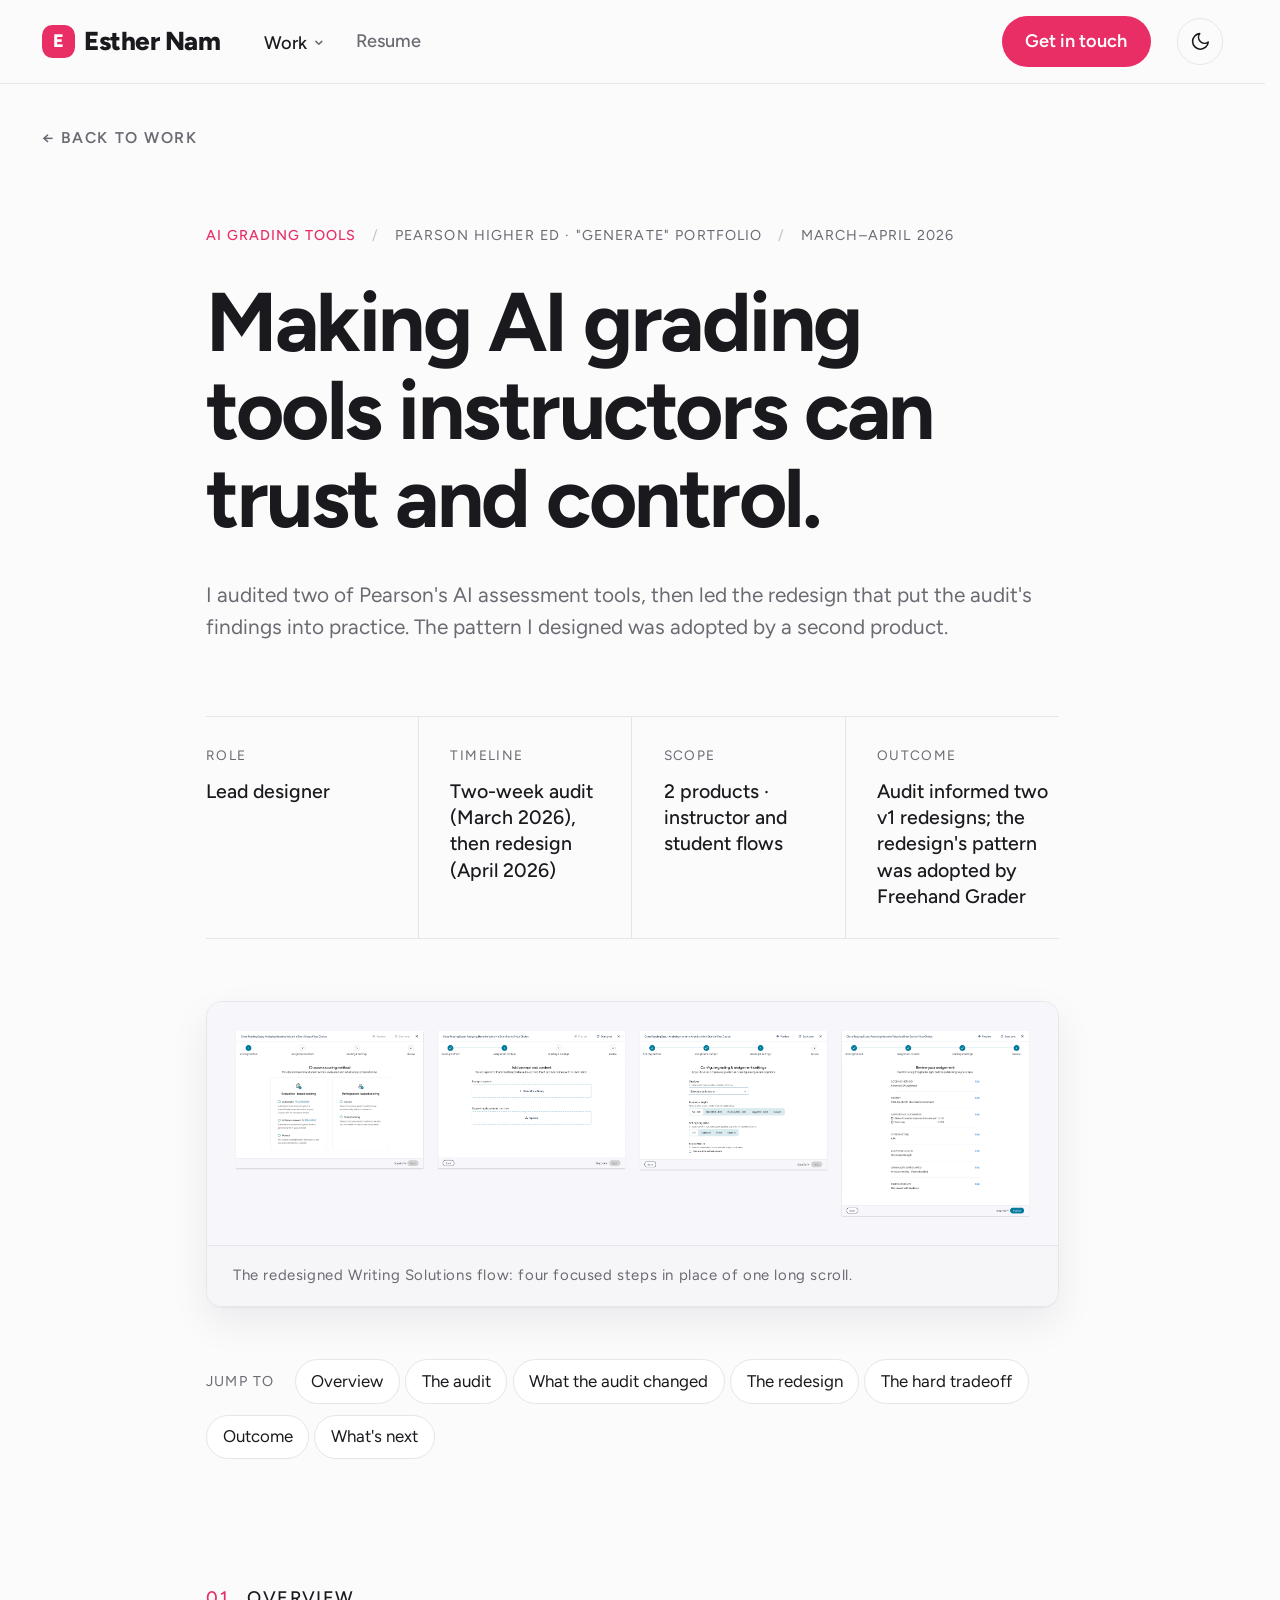
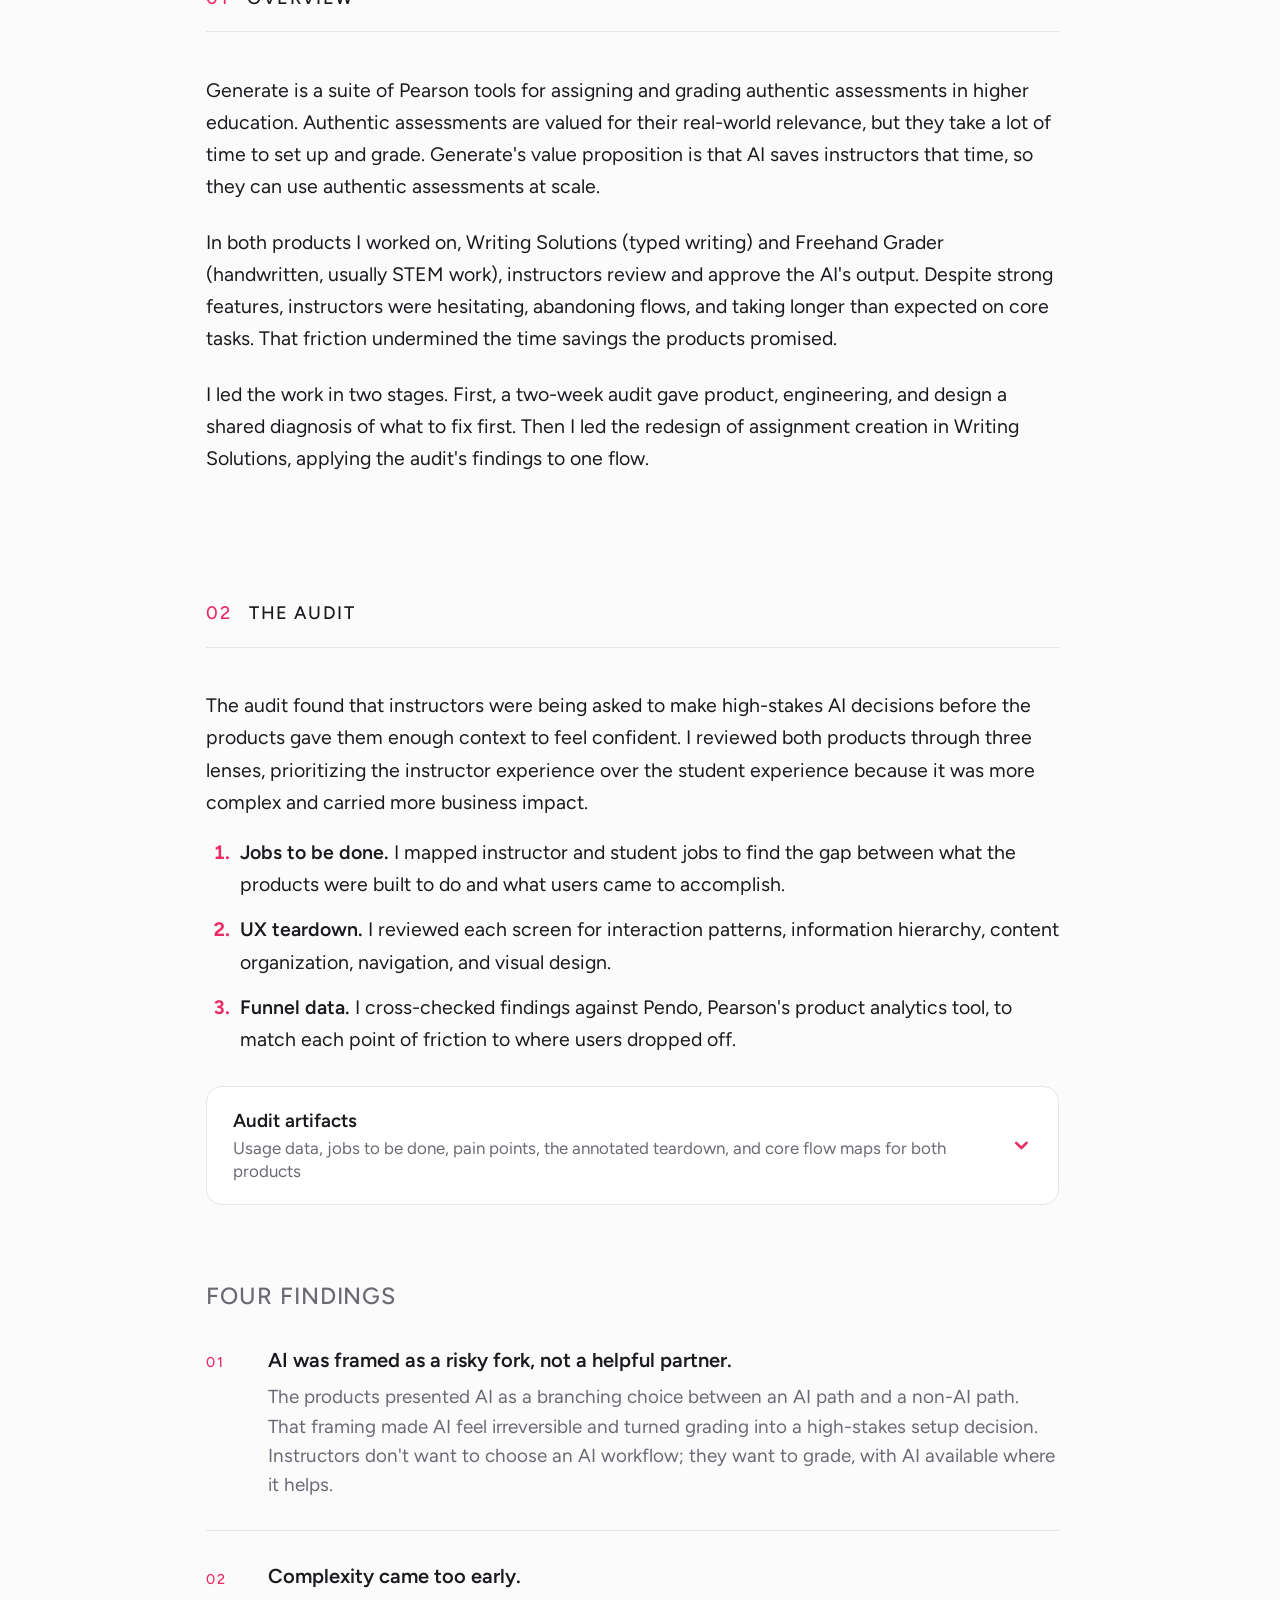
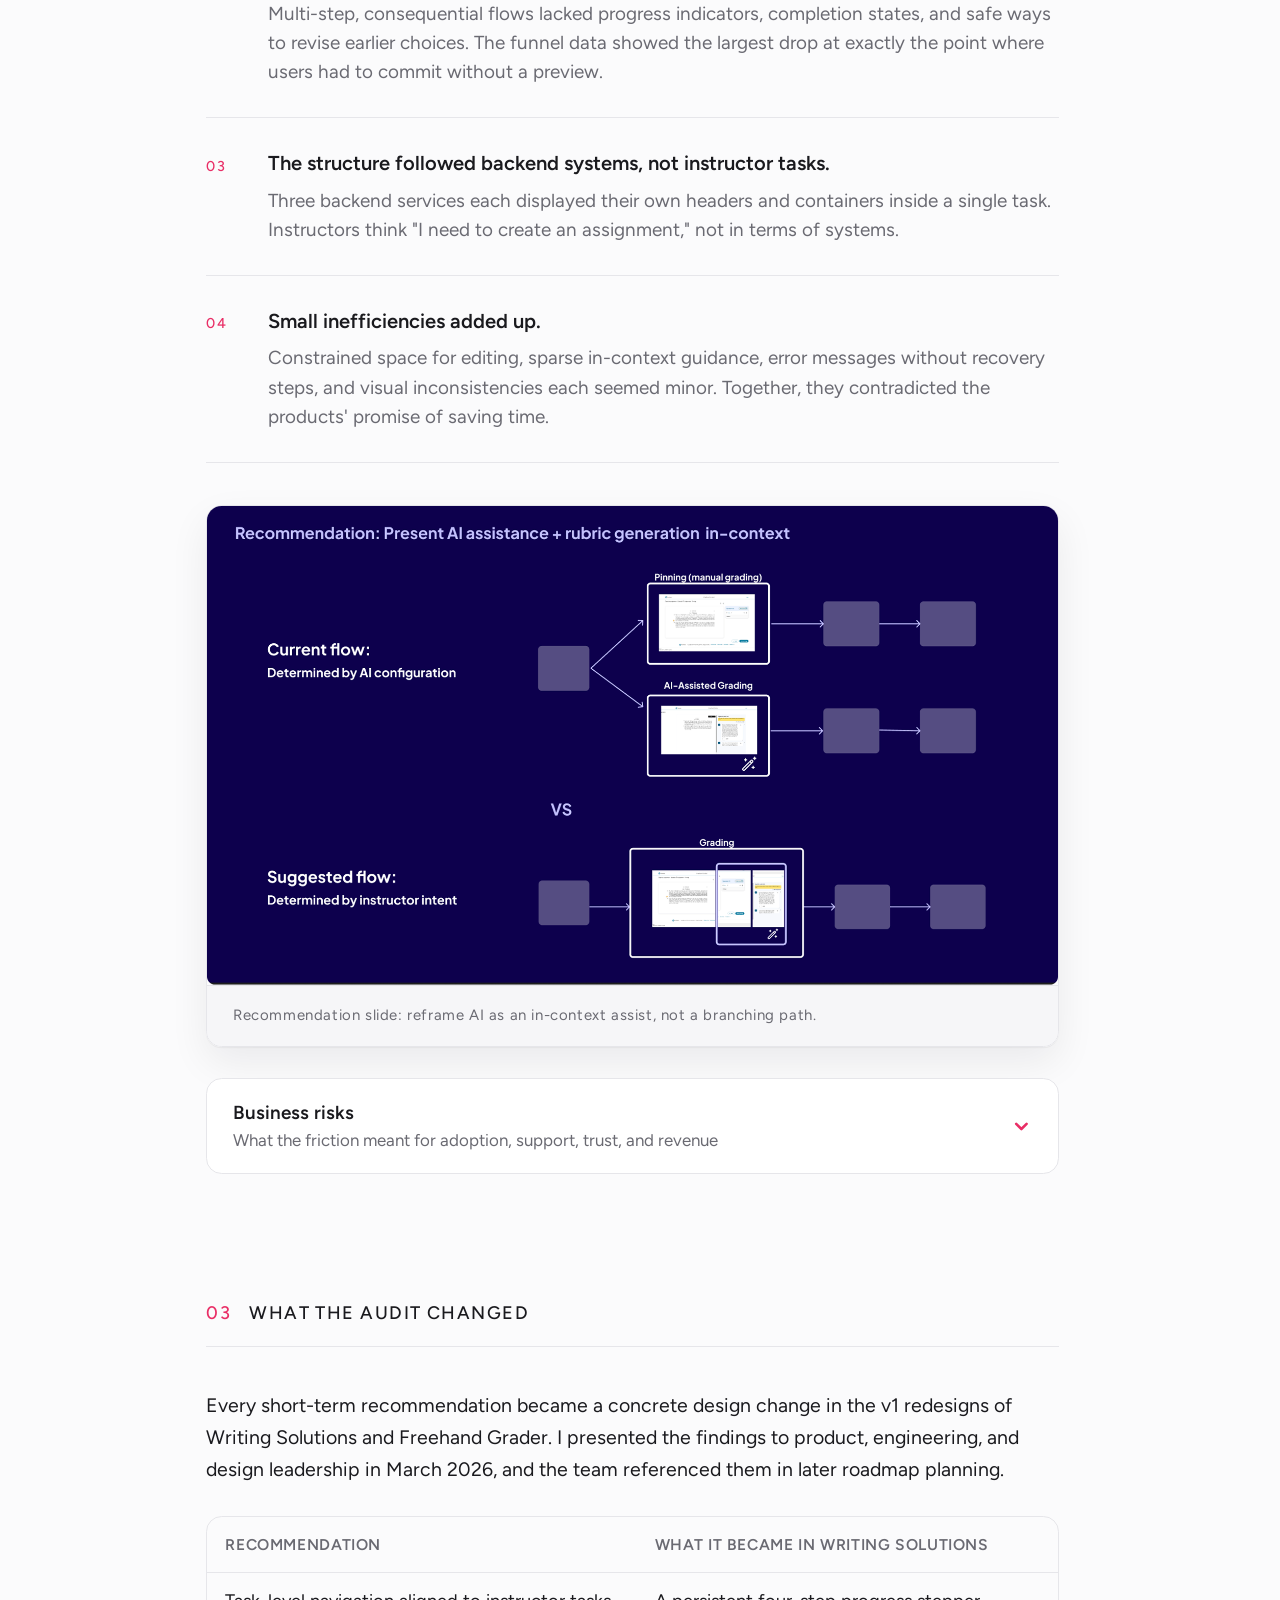
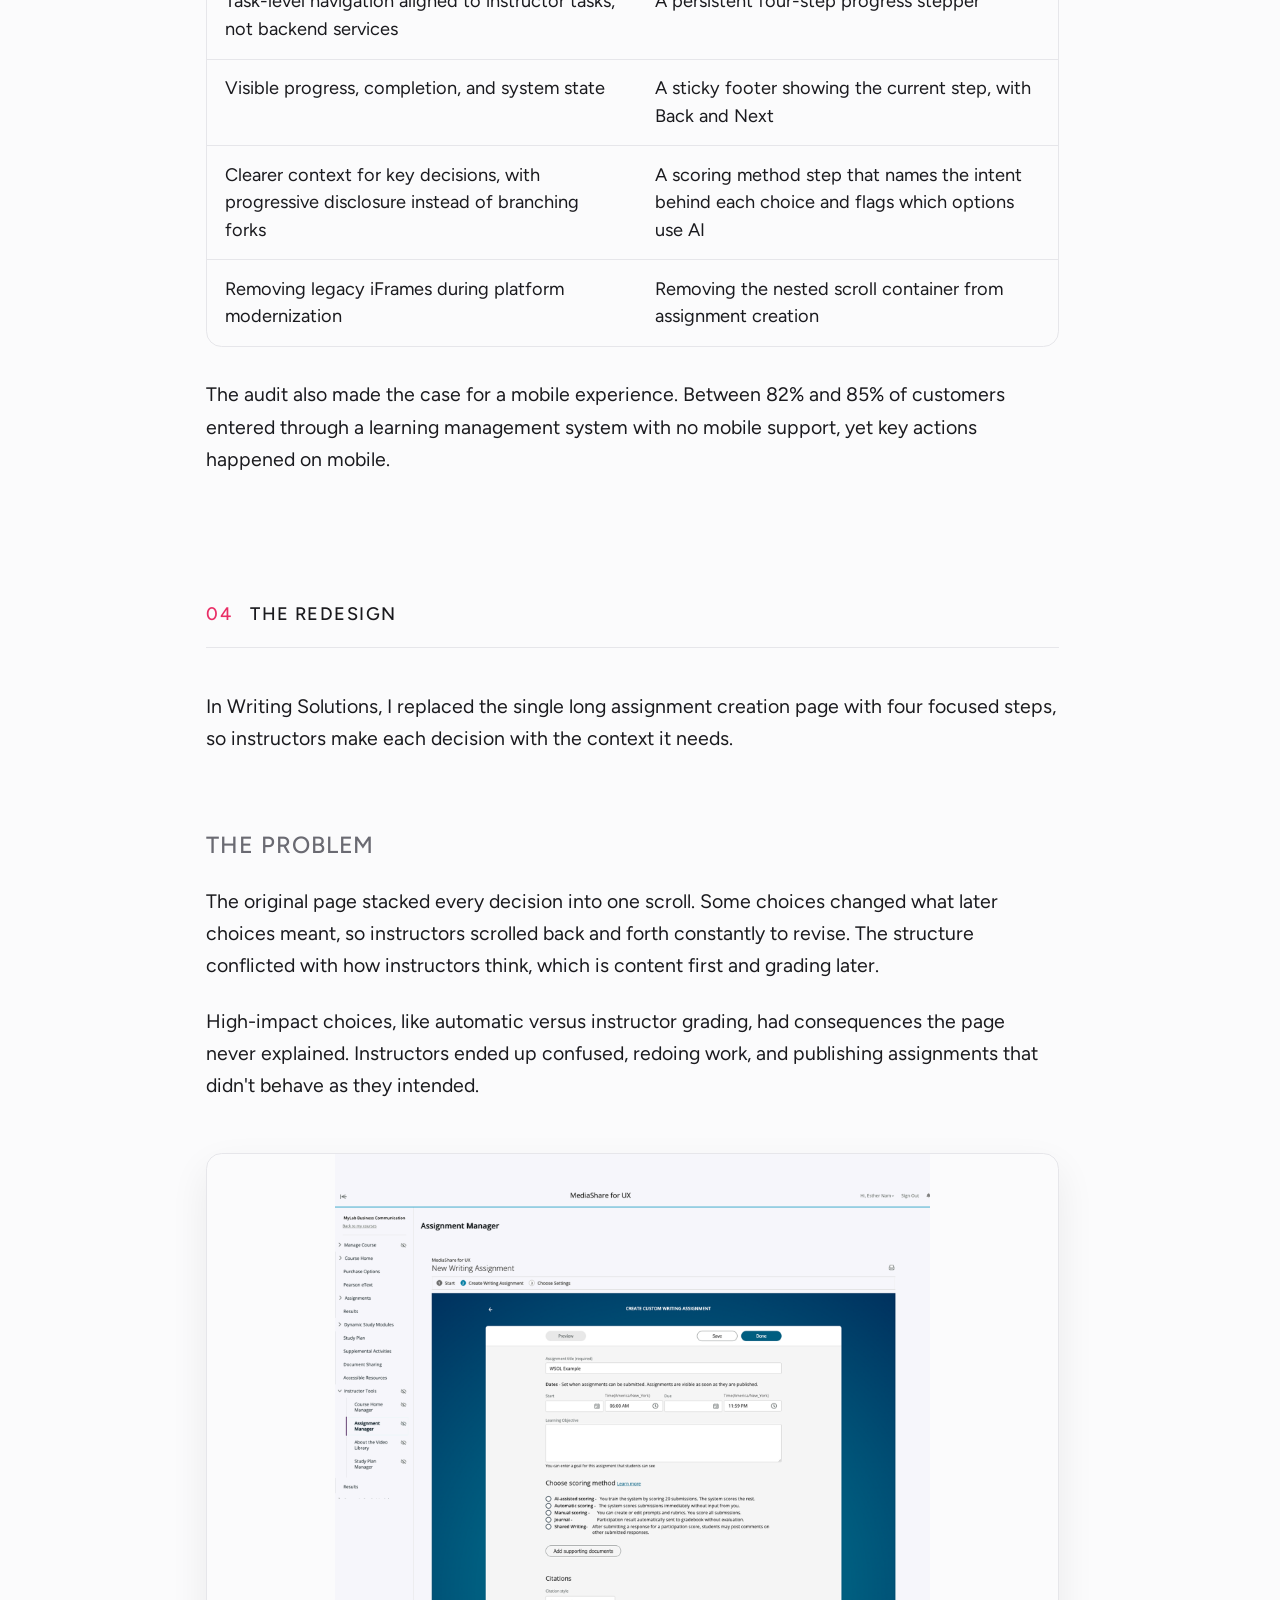
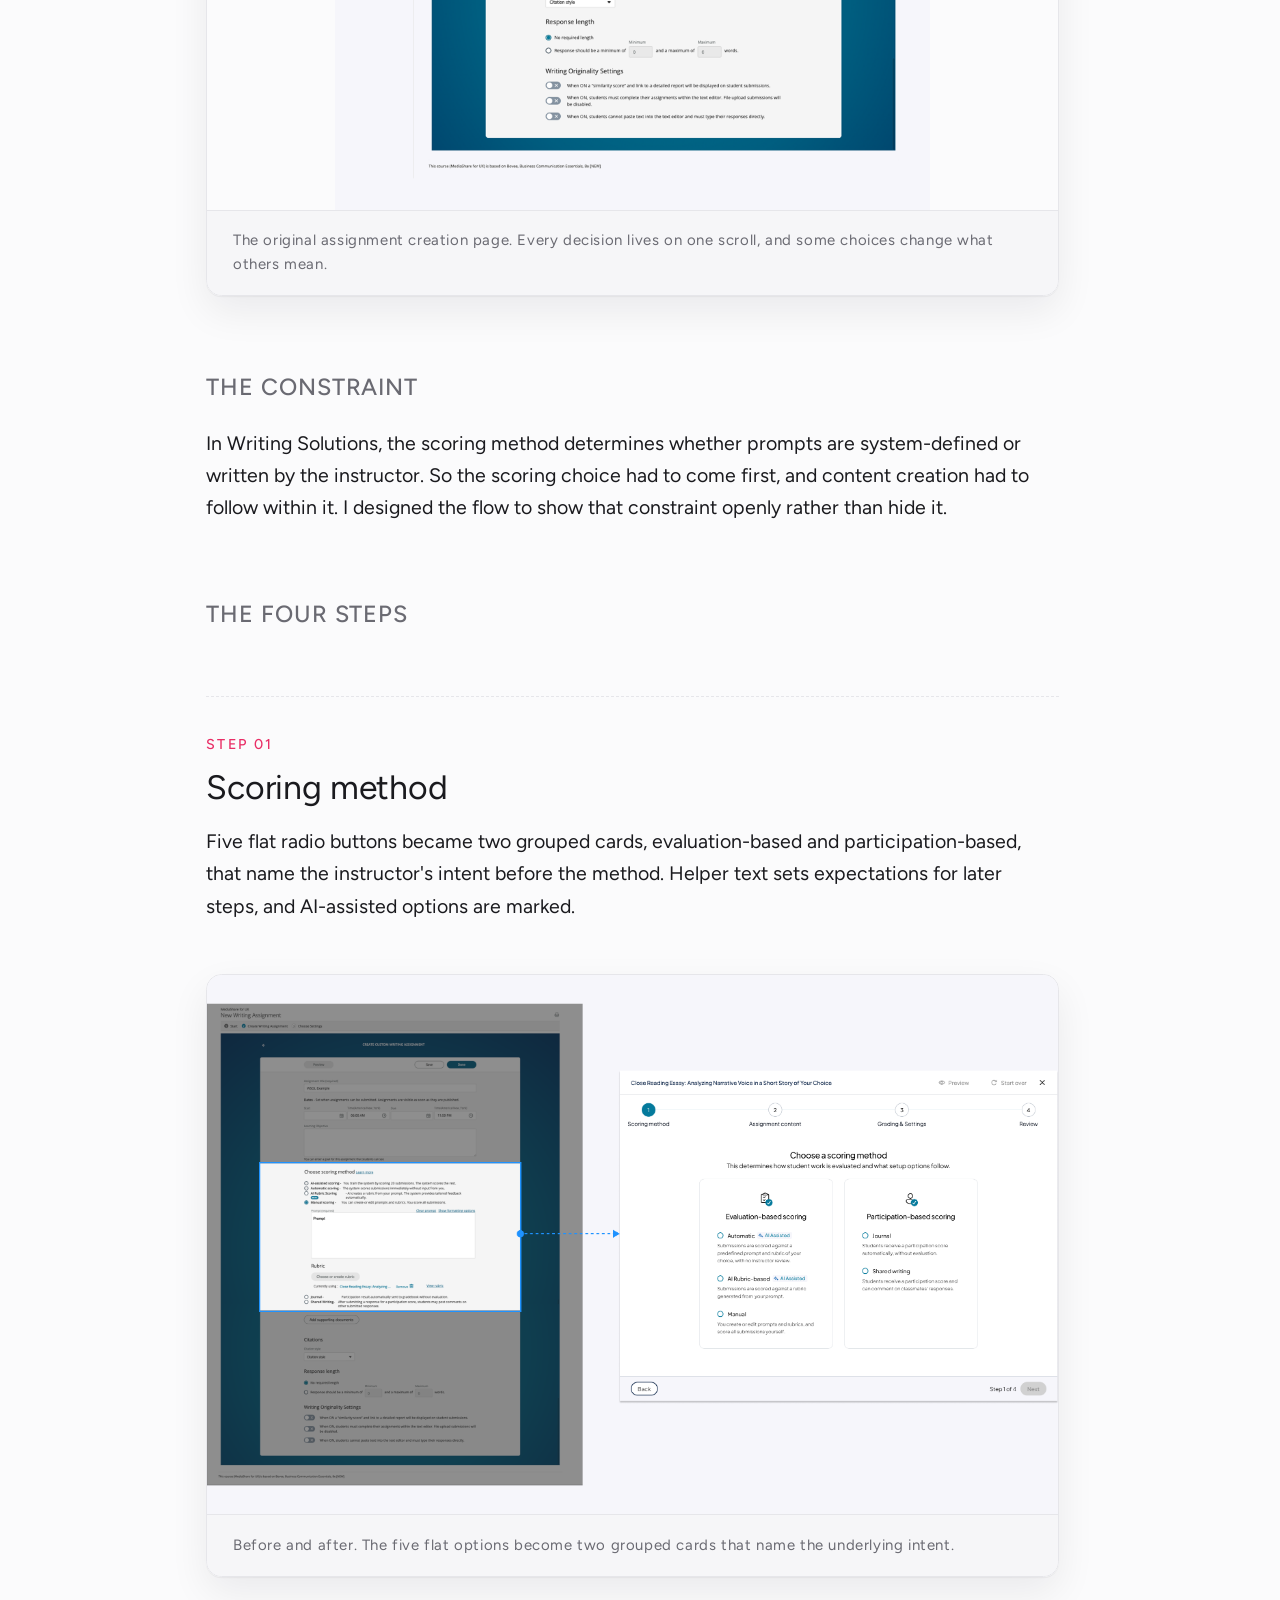
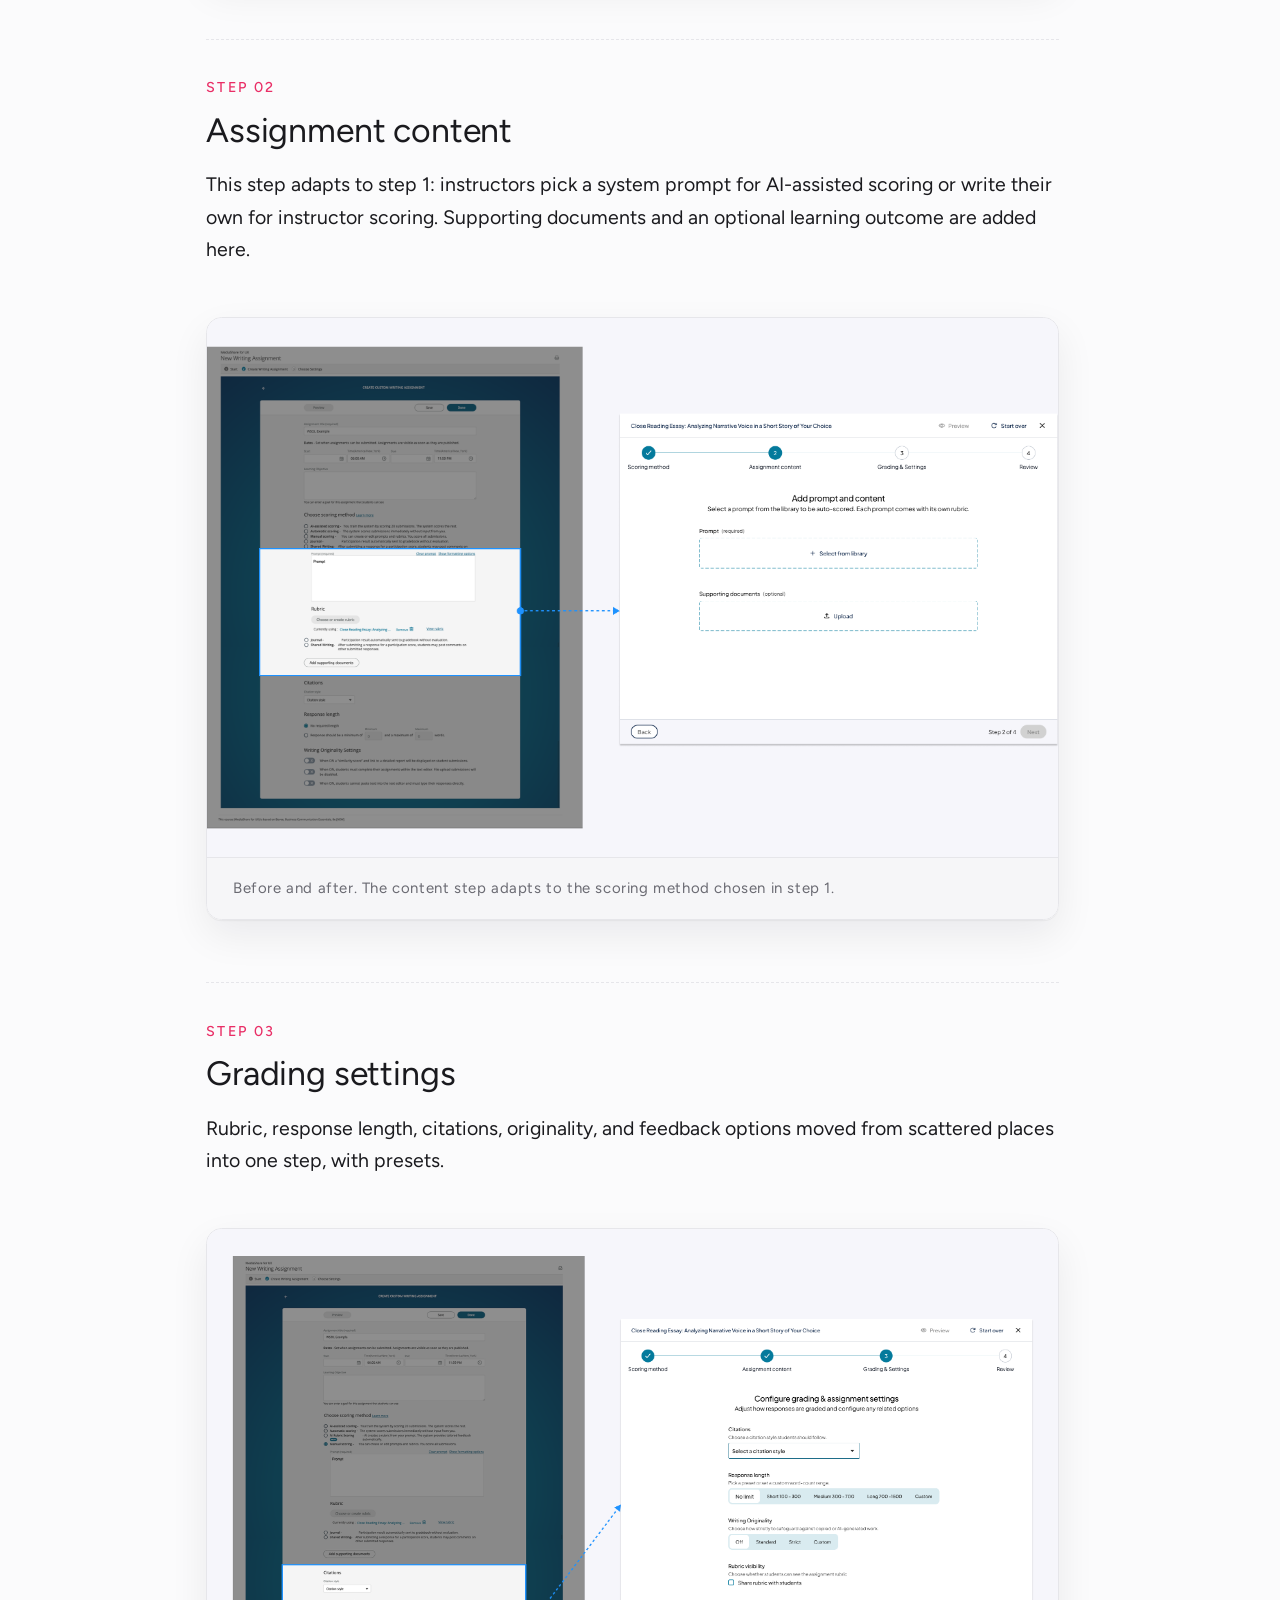
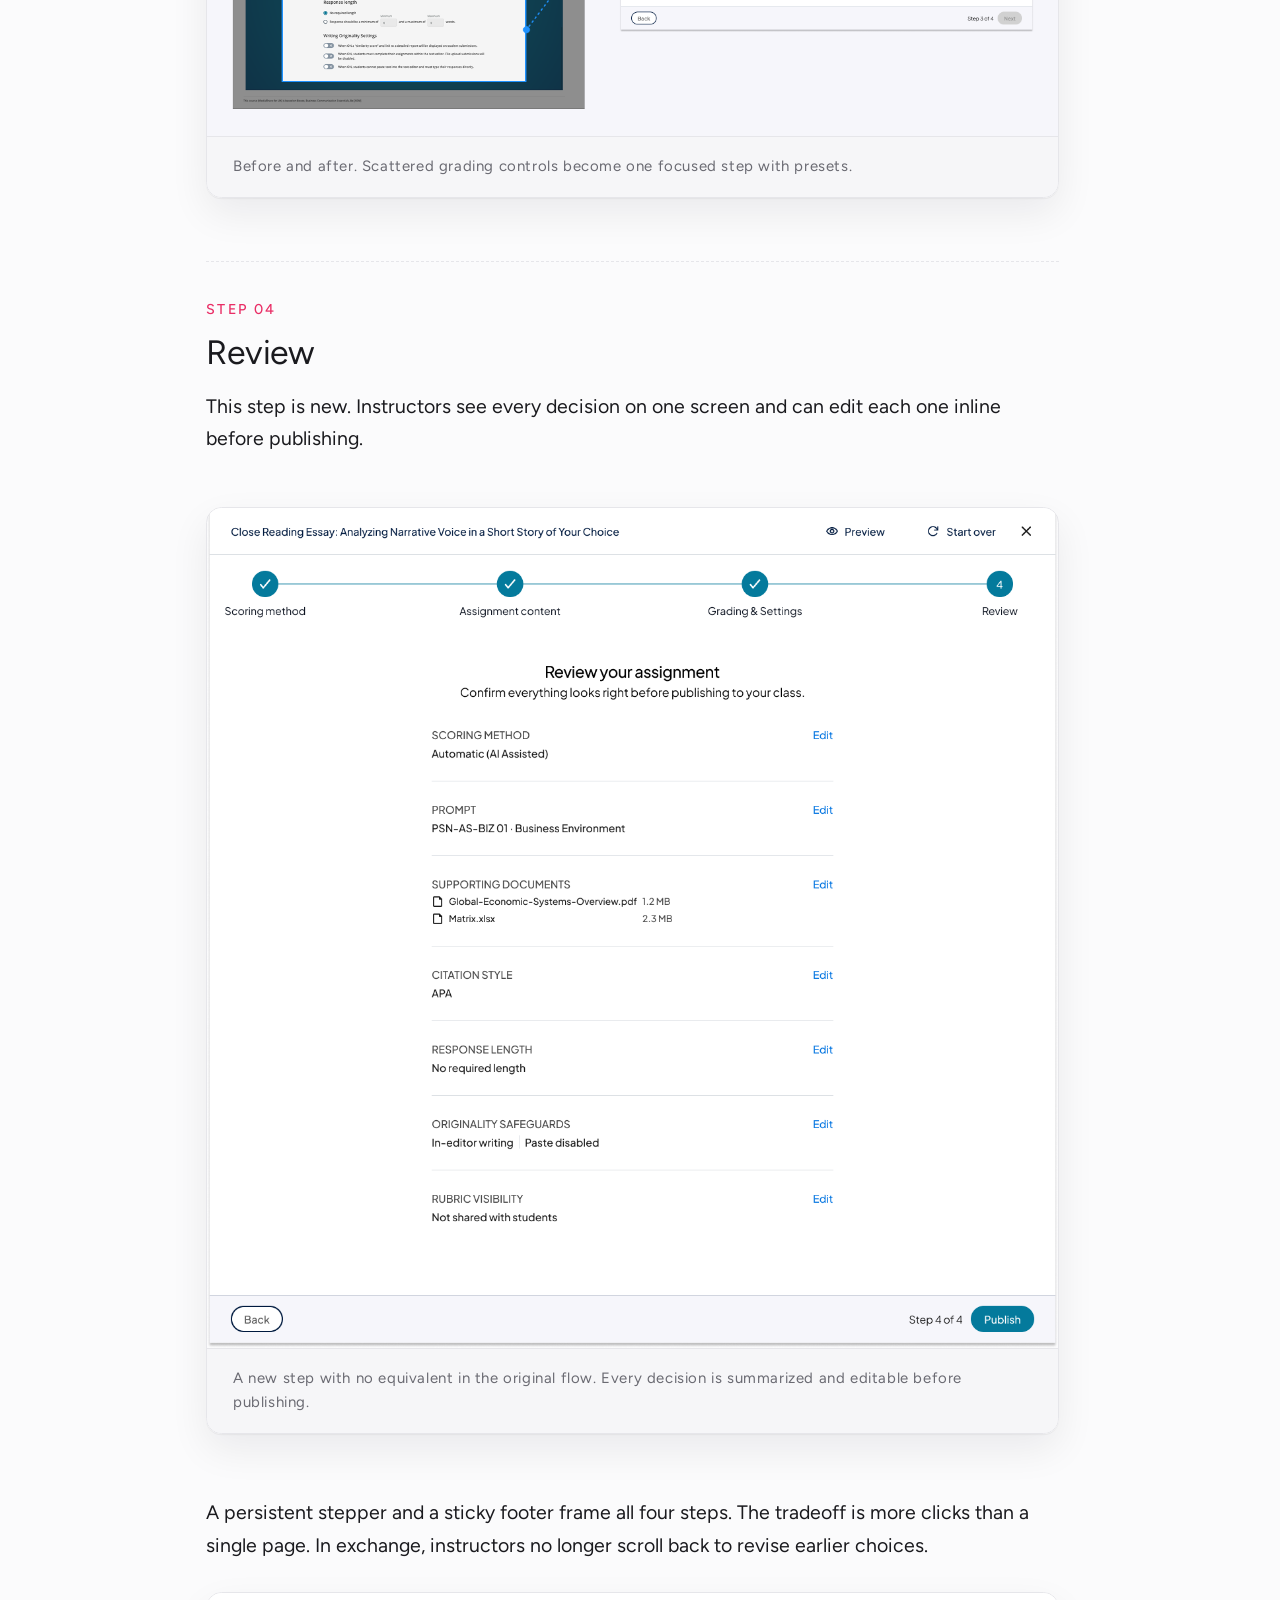
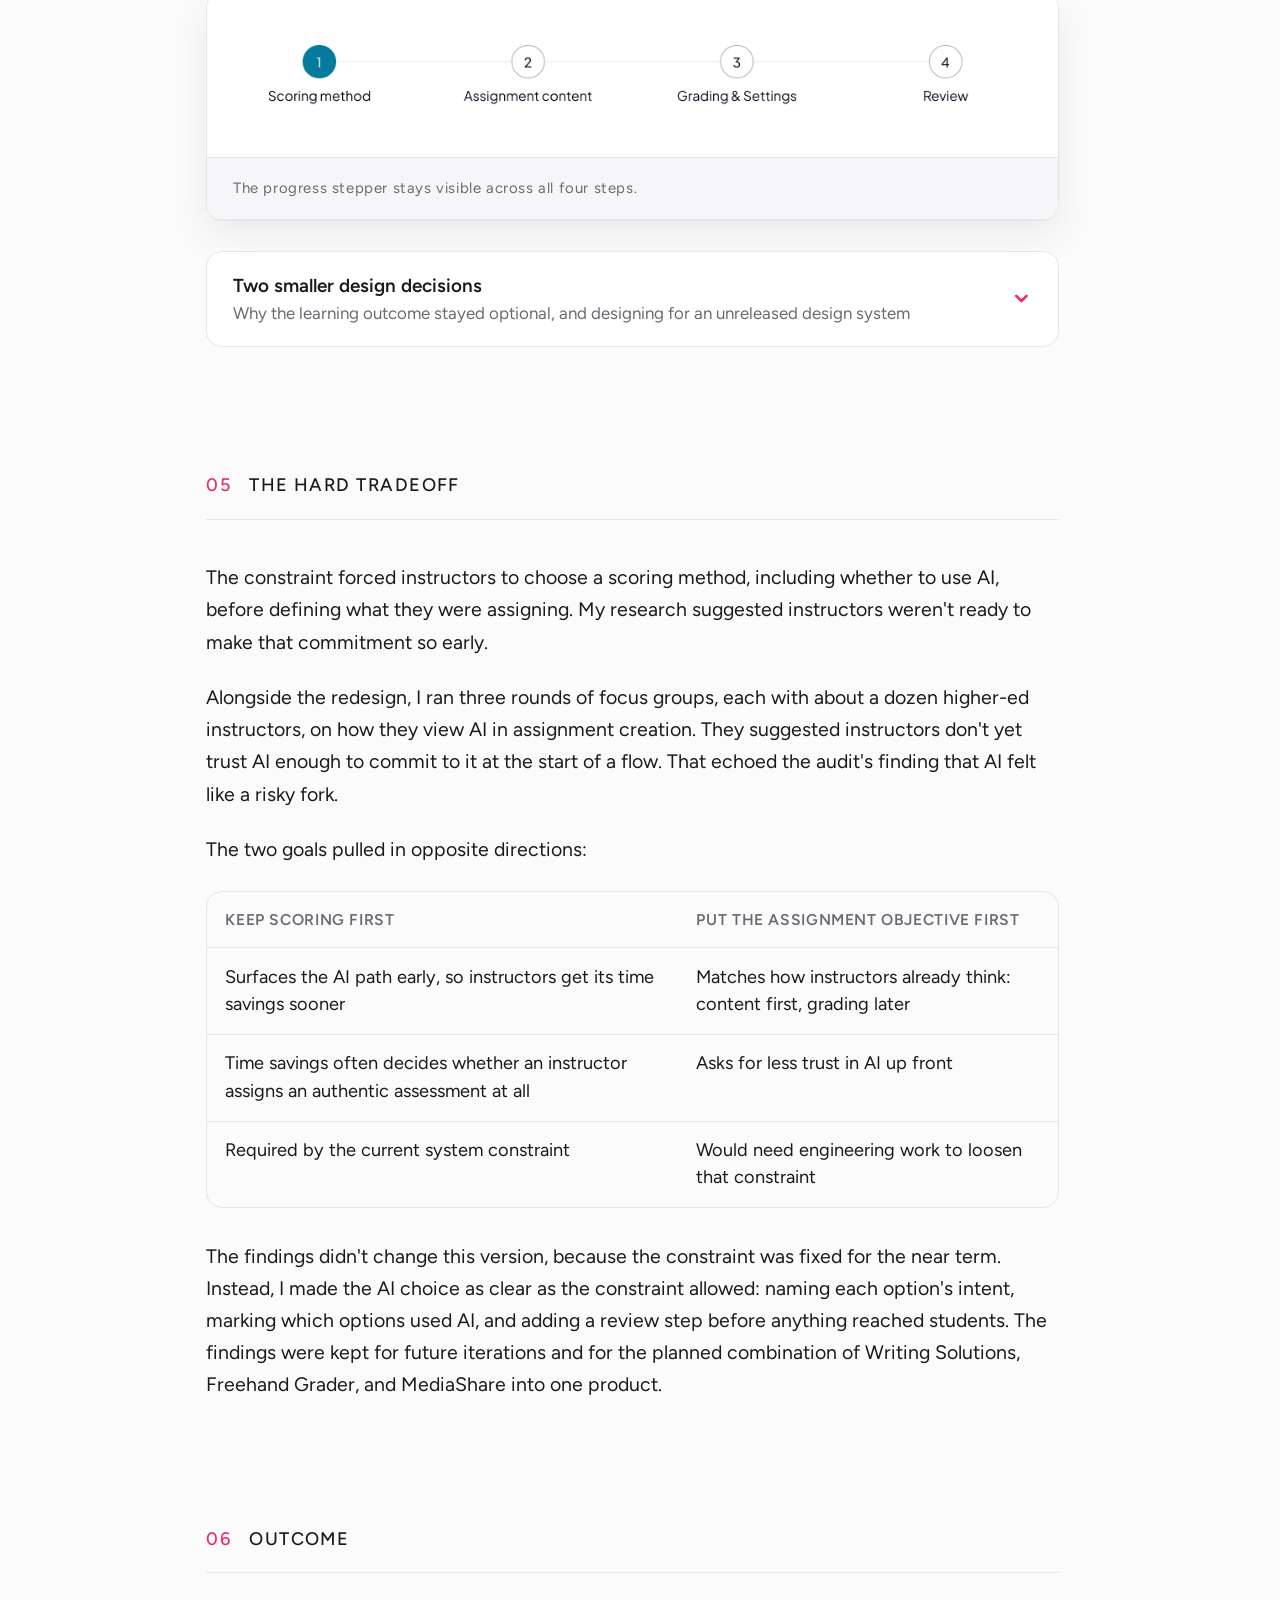
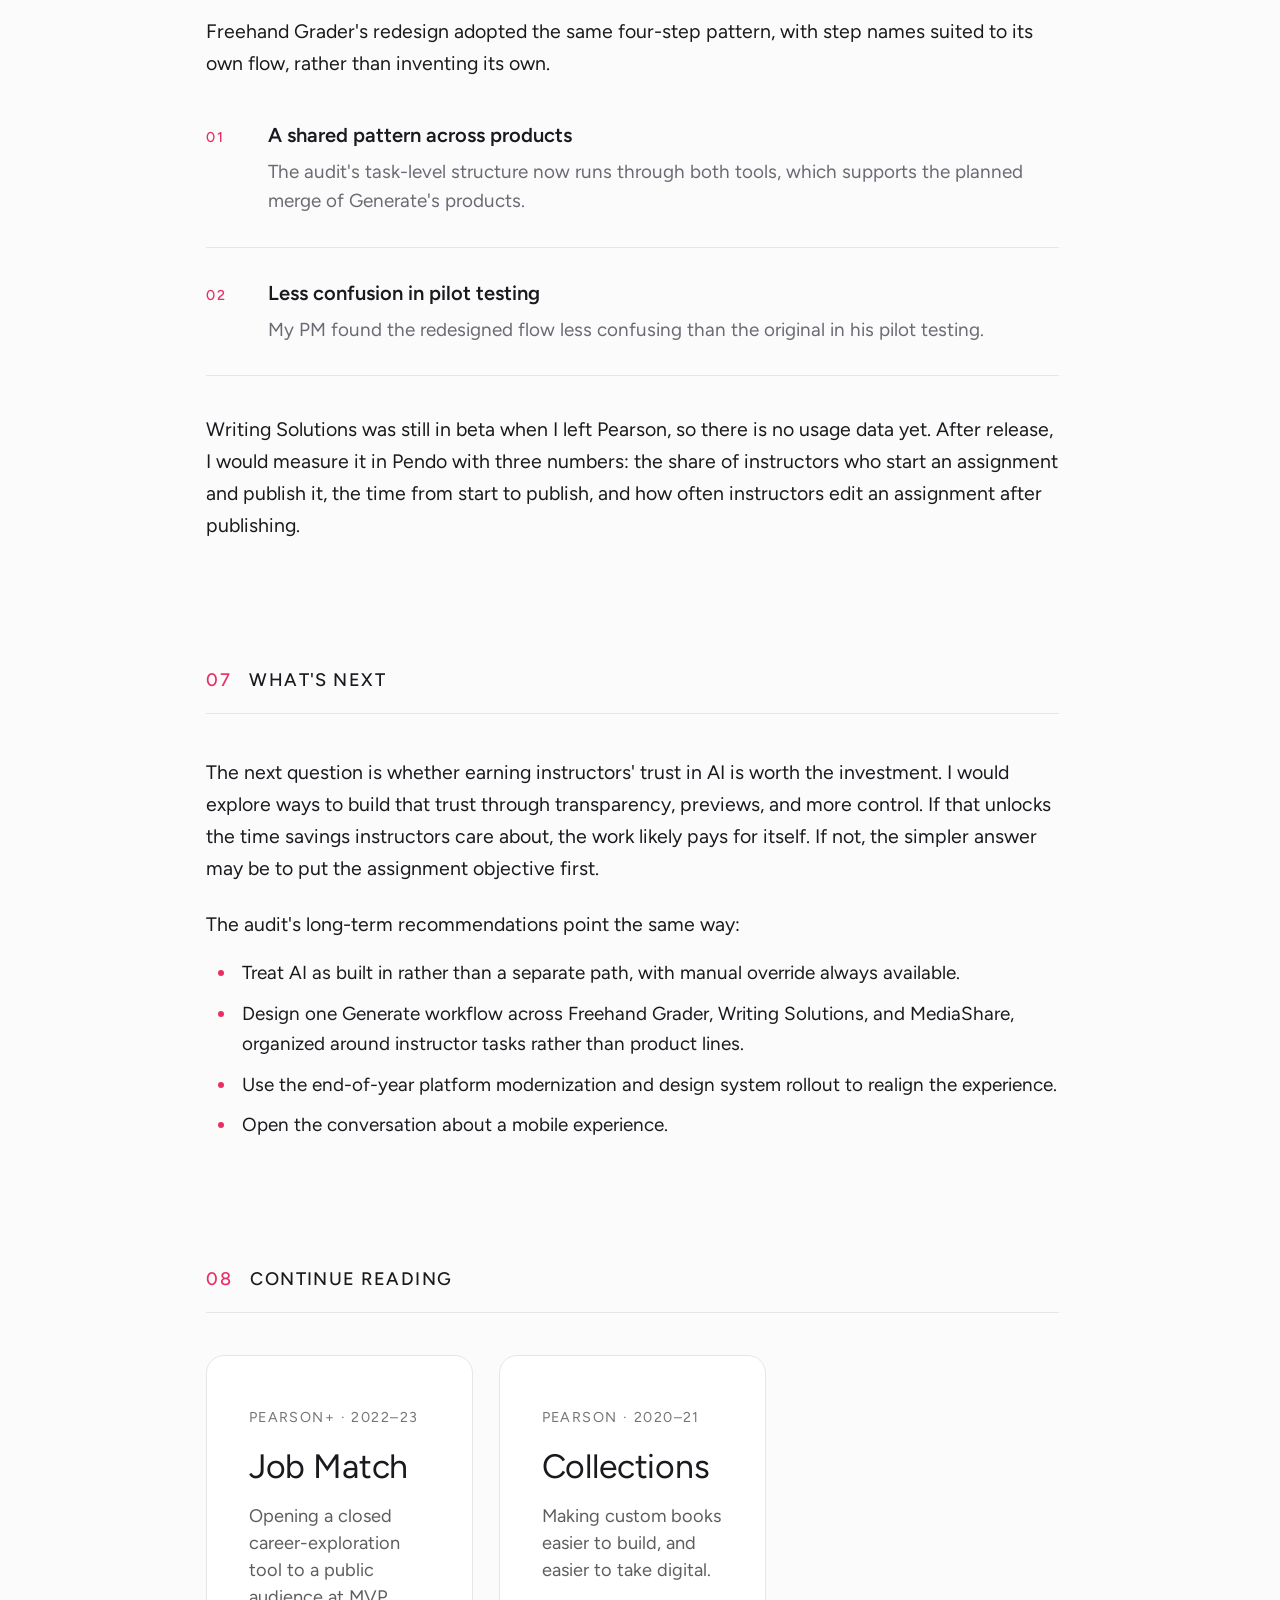
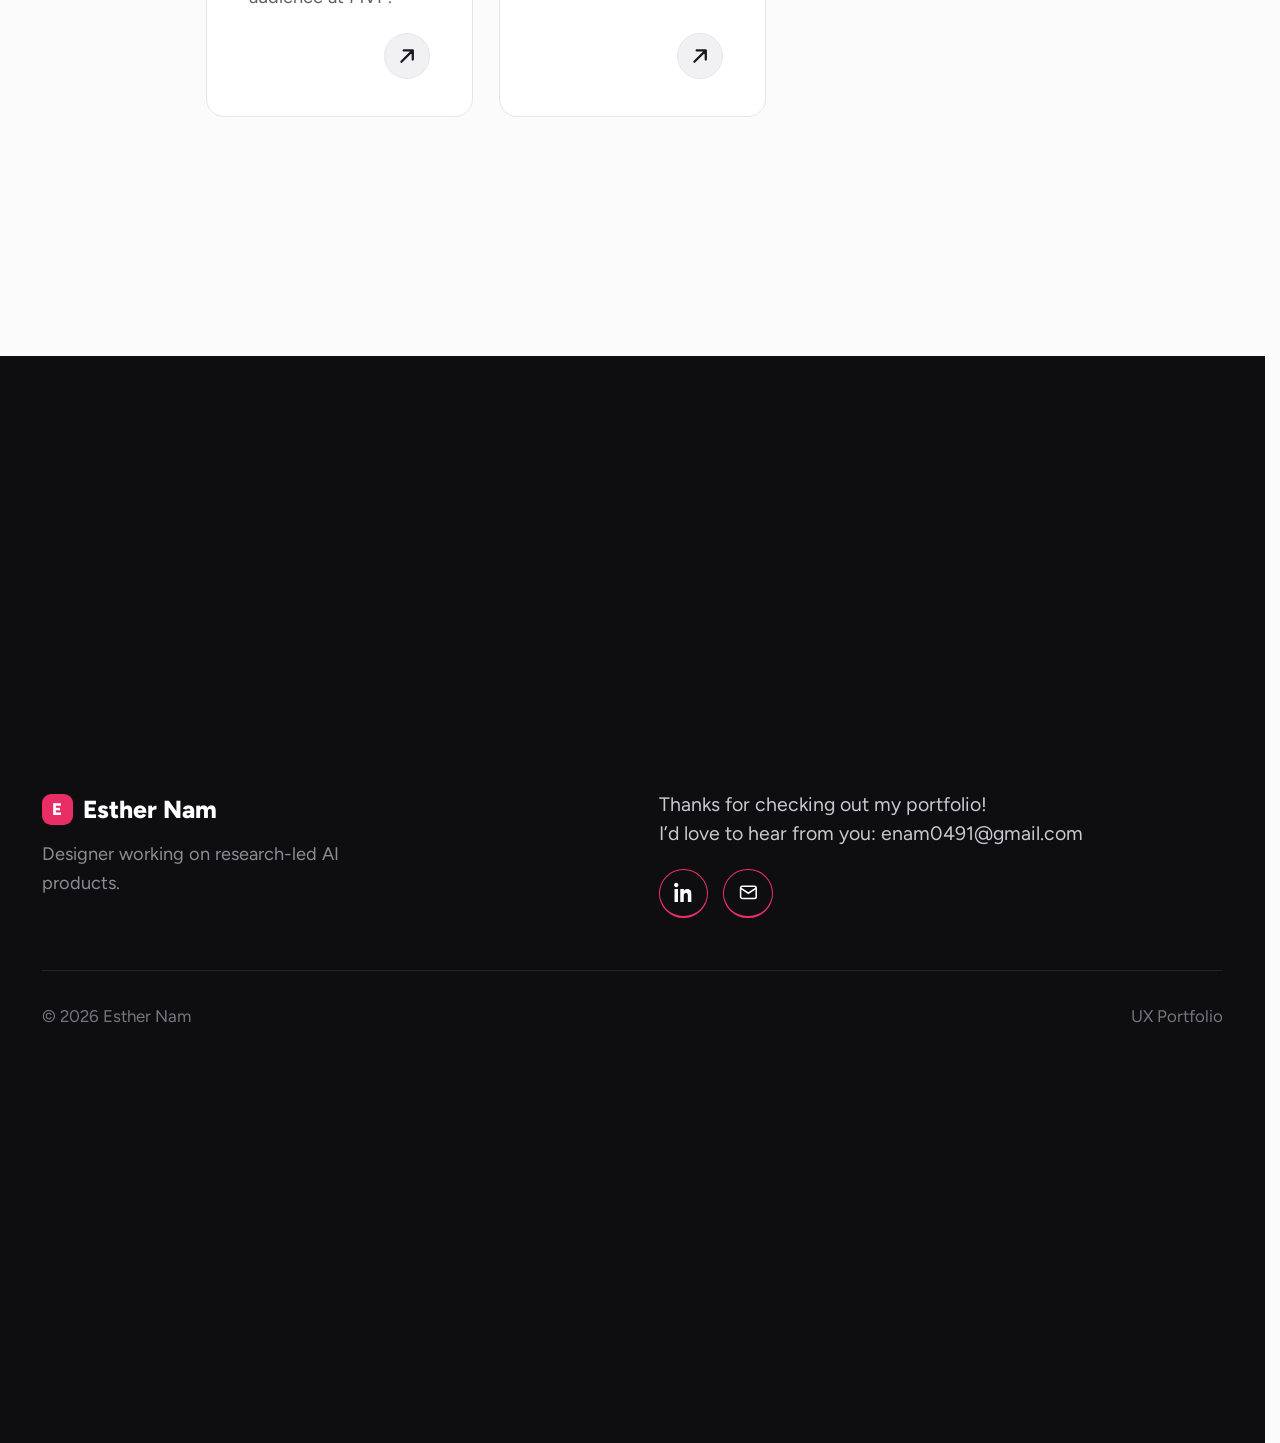
<file: ux-audit.html>
<!DOCTYPE html>
<html lang="en">
<head>
<meta charset="utf-8" />
<meta name="viewport" content="width=device-width, initial-scale=1" />
<title>AI Grading Tools · Esther Nam</title>
<link rel="canonical" href="https://esther-nam.com/pearson-ai-grading.html" />
<meta name="robots" content="noindex" />
<meta http-equiv="refresh" content="0; url=pearson-ai-grading.html" />
<link rel="icon" href="favicon.svg" type="image/svg+xml" />
<script>location.replace('pearson-ai-grading.html' + location.hash);</script>
</head>
<body>
<p>This case study has moved. <a href="pearson-ai-grading.html">Go to AI Grading Tools</a>.</p>
</body>
</html>
</file>
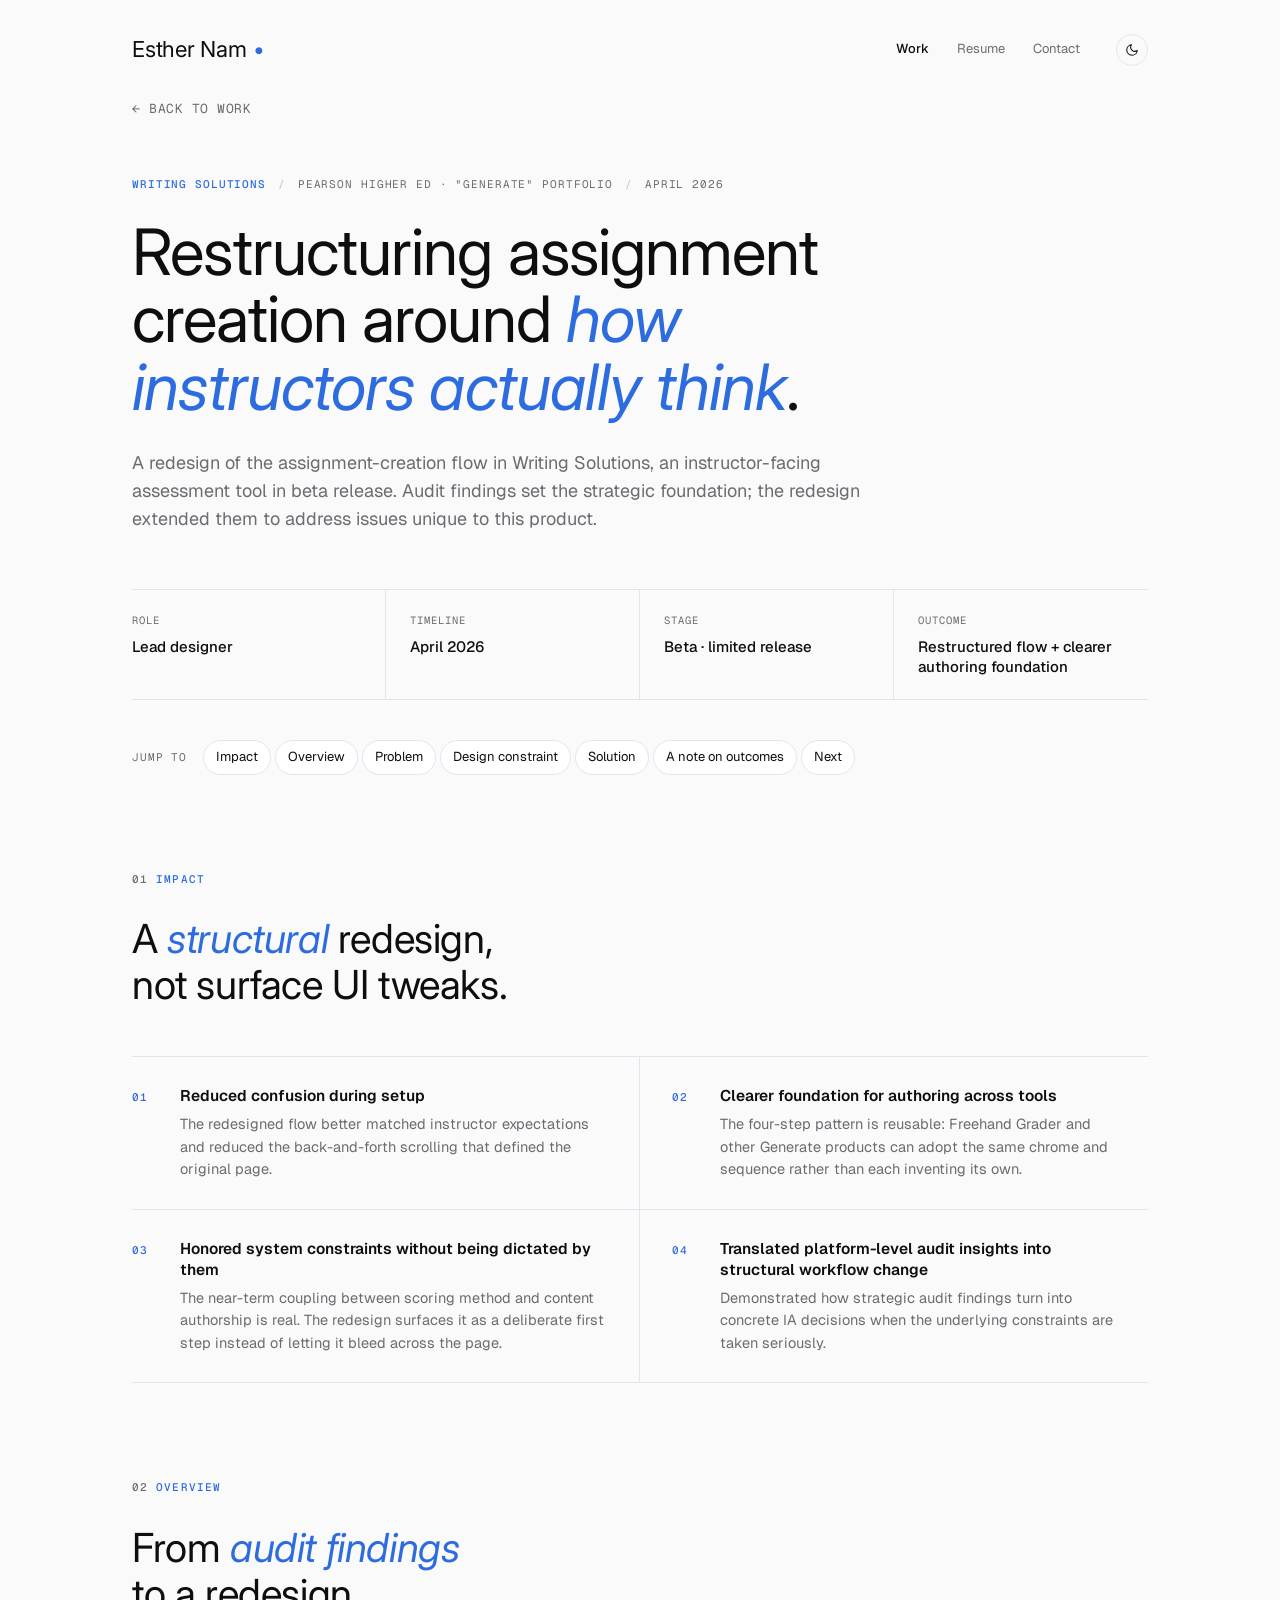
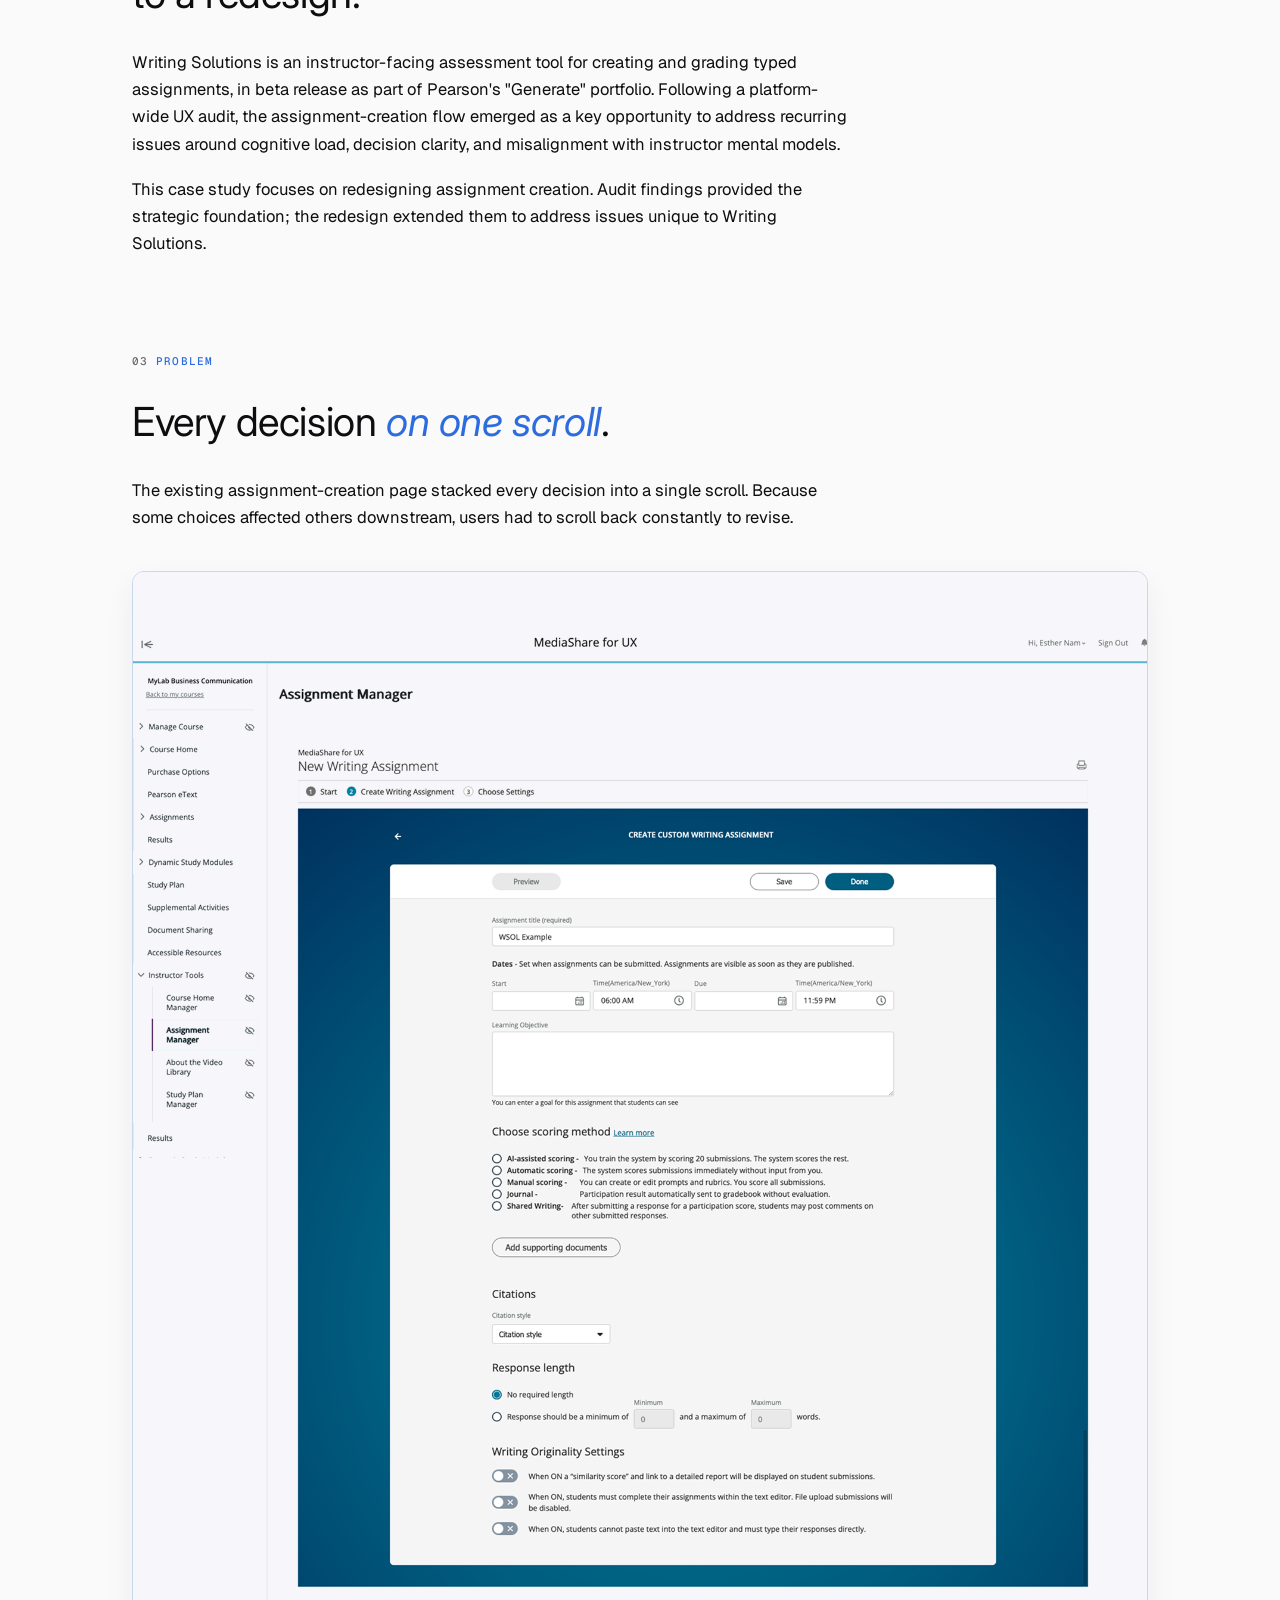
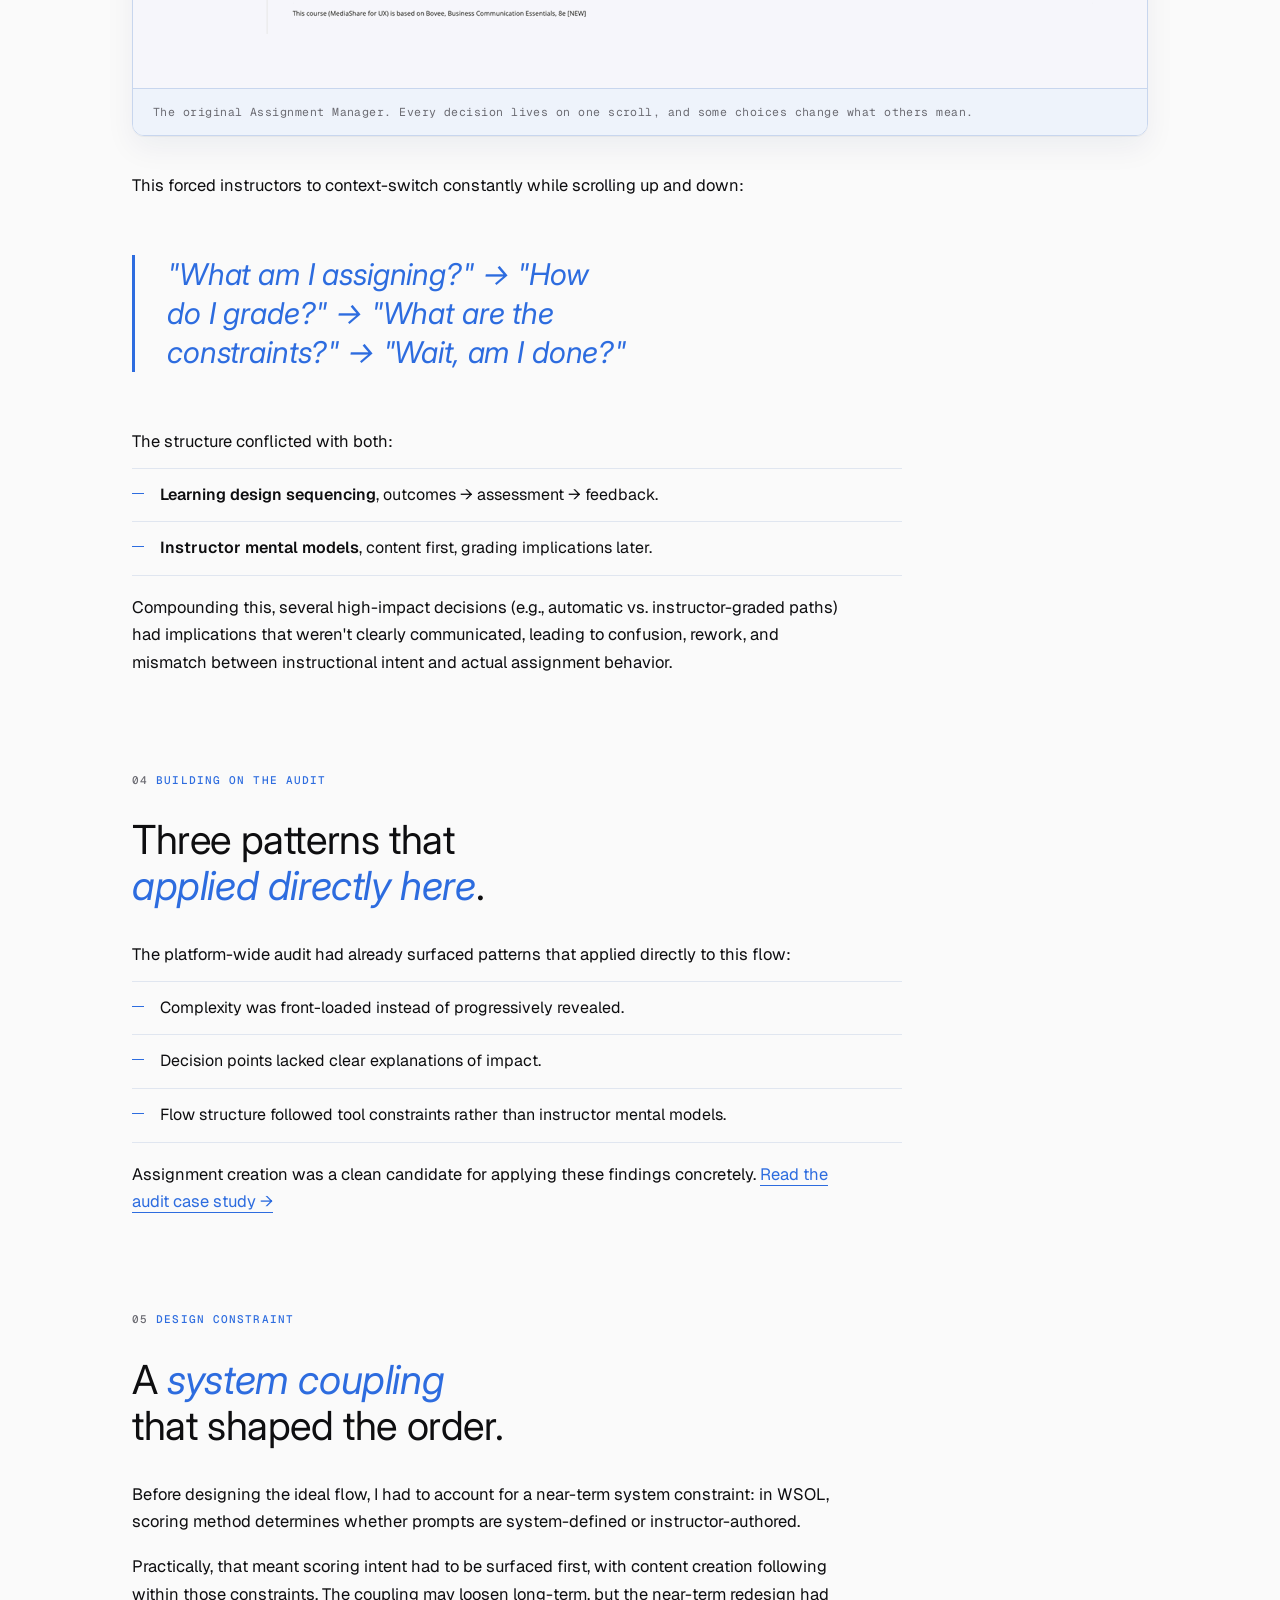
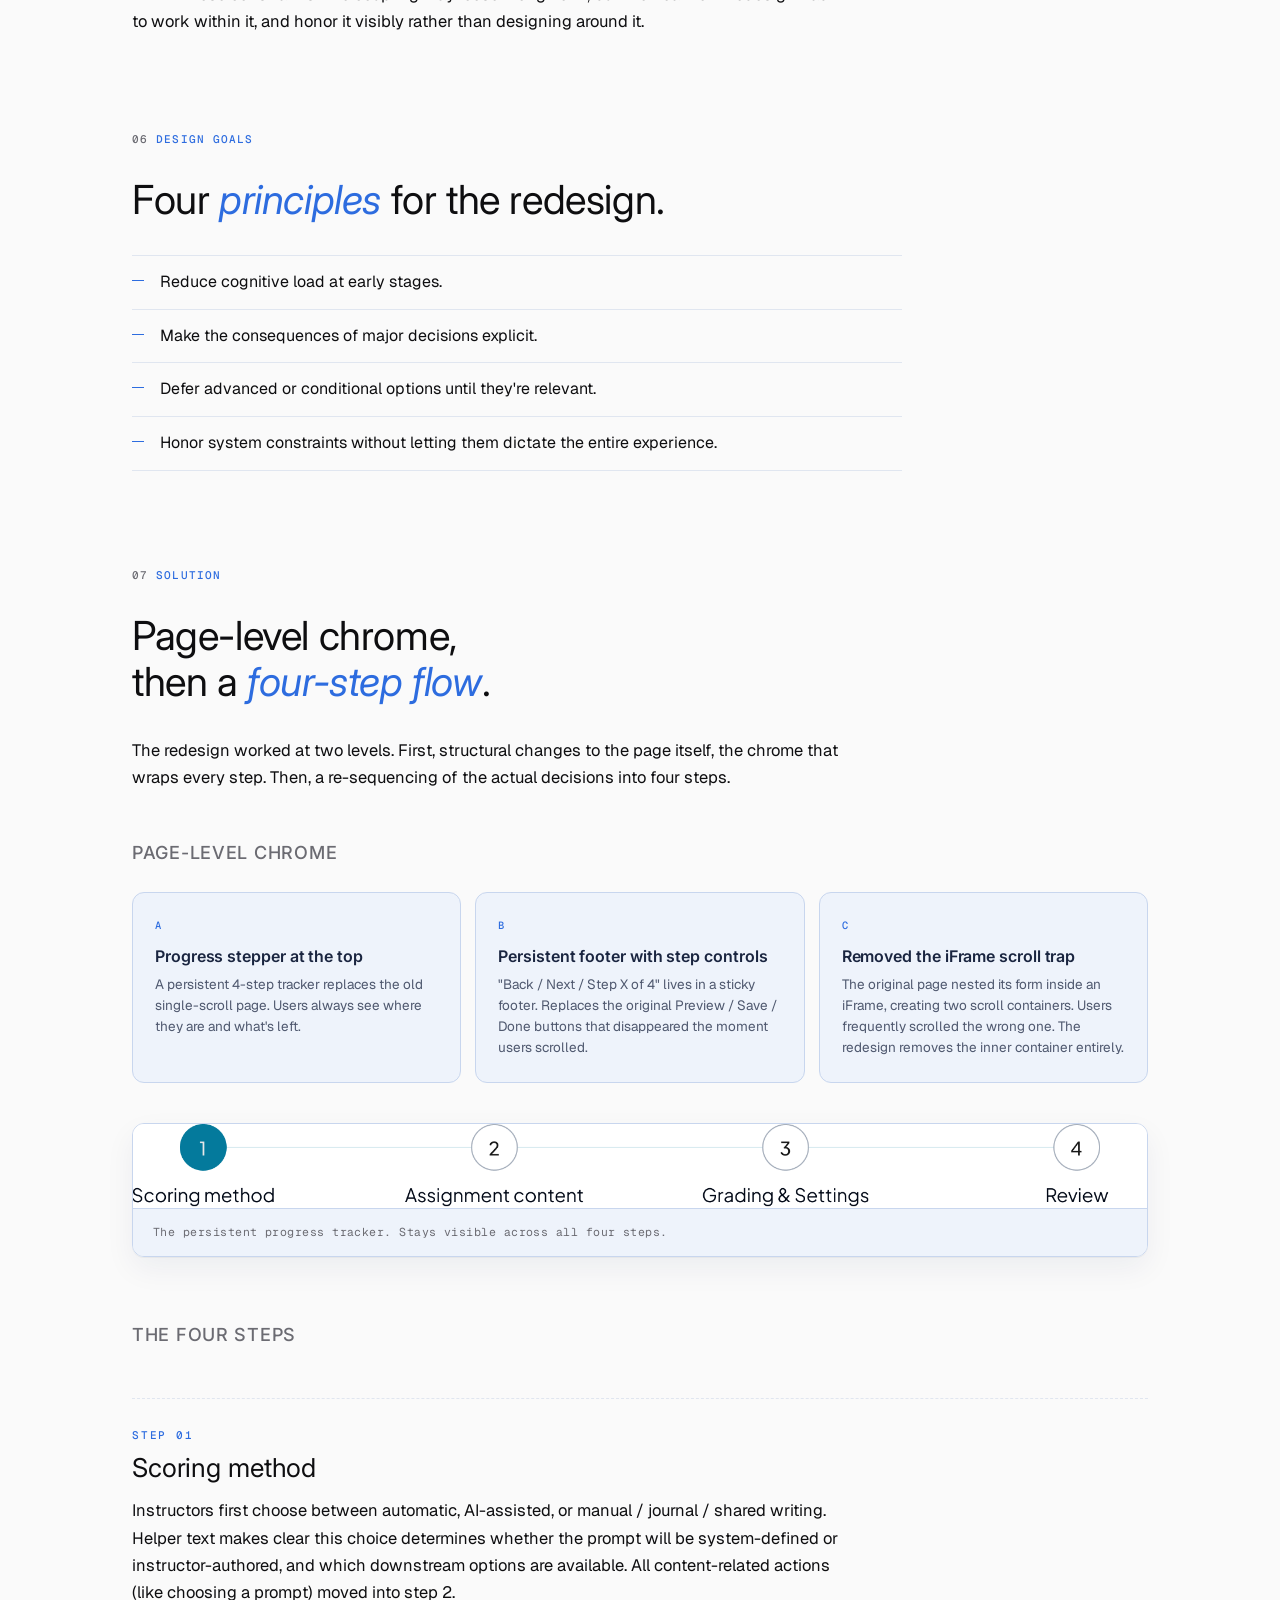
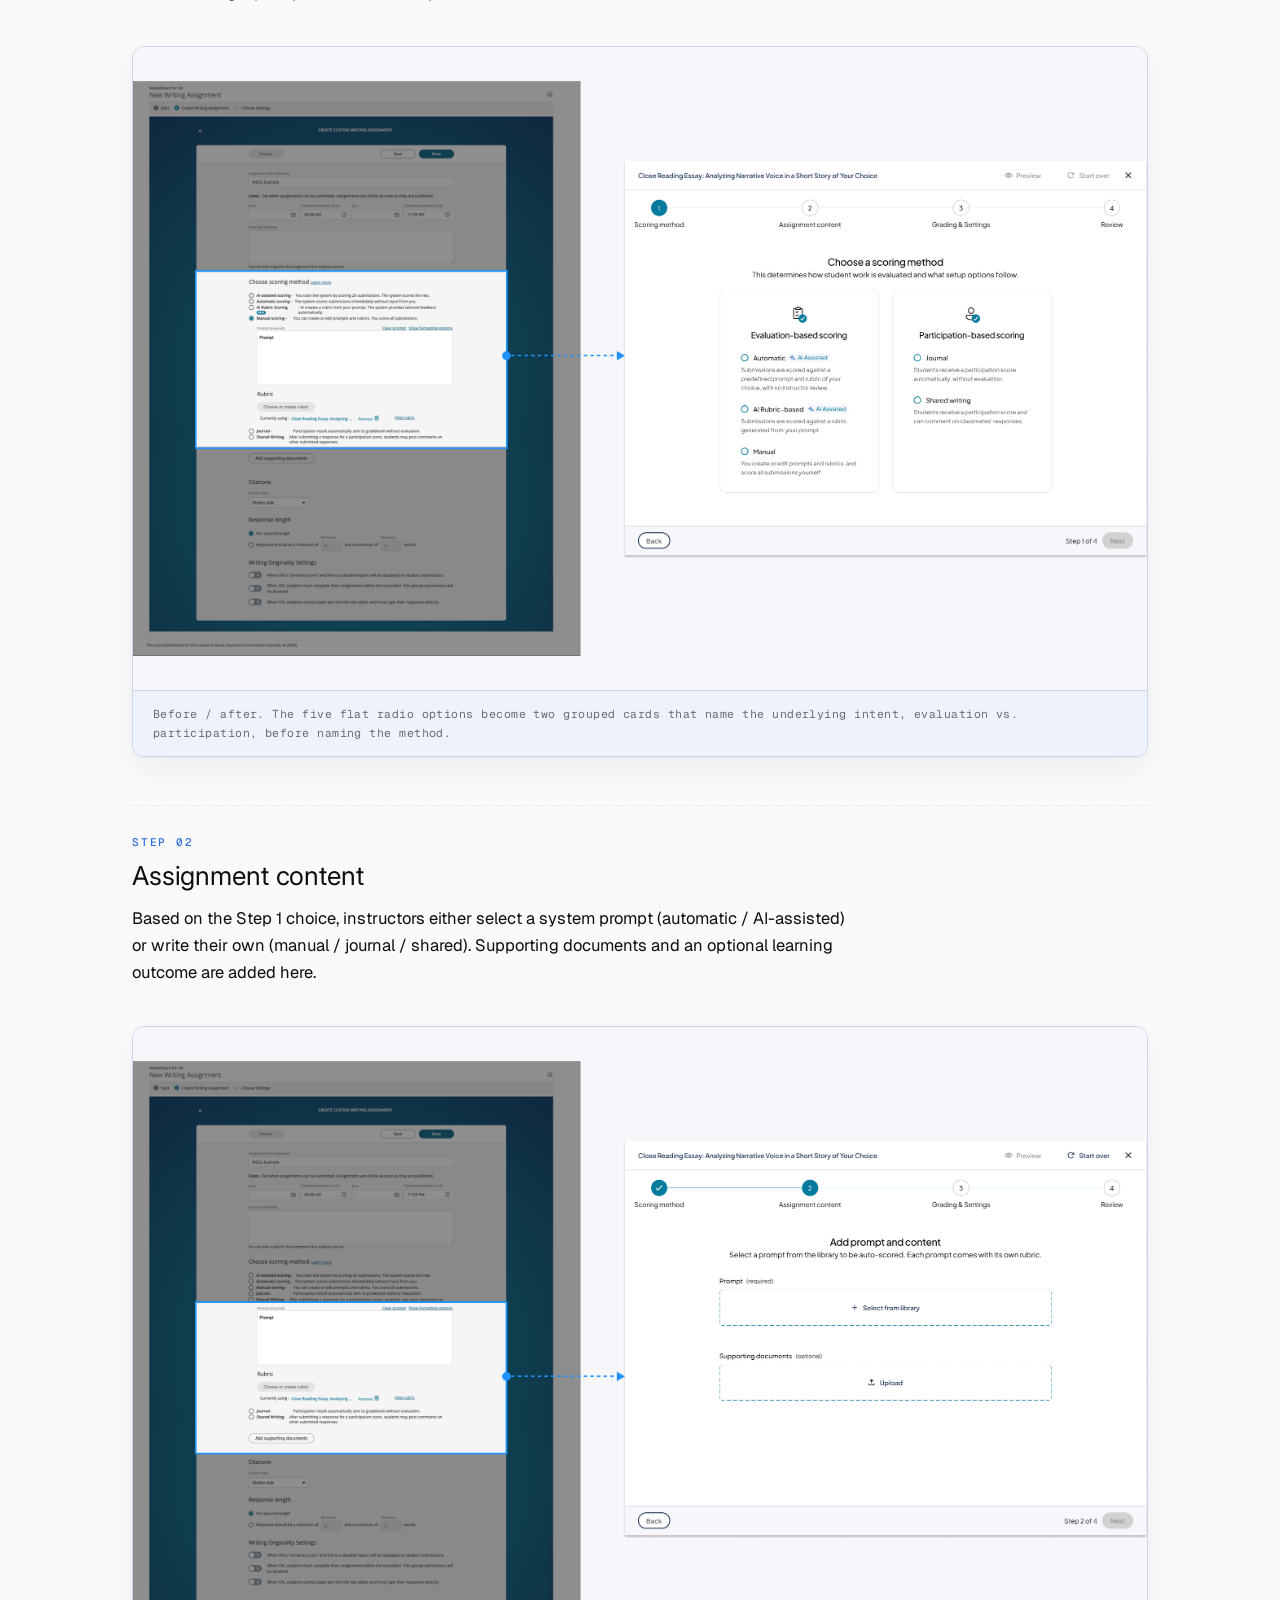
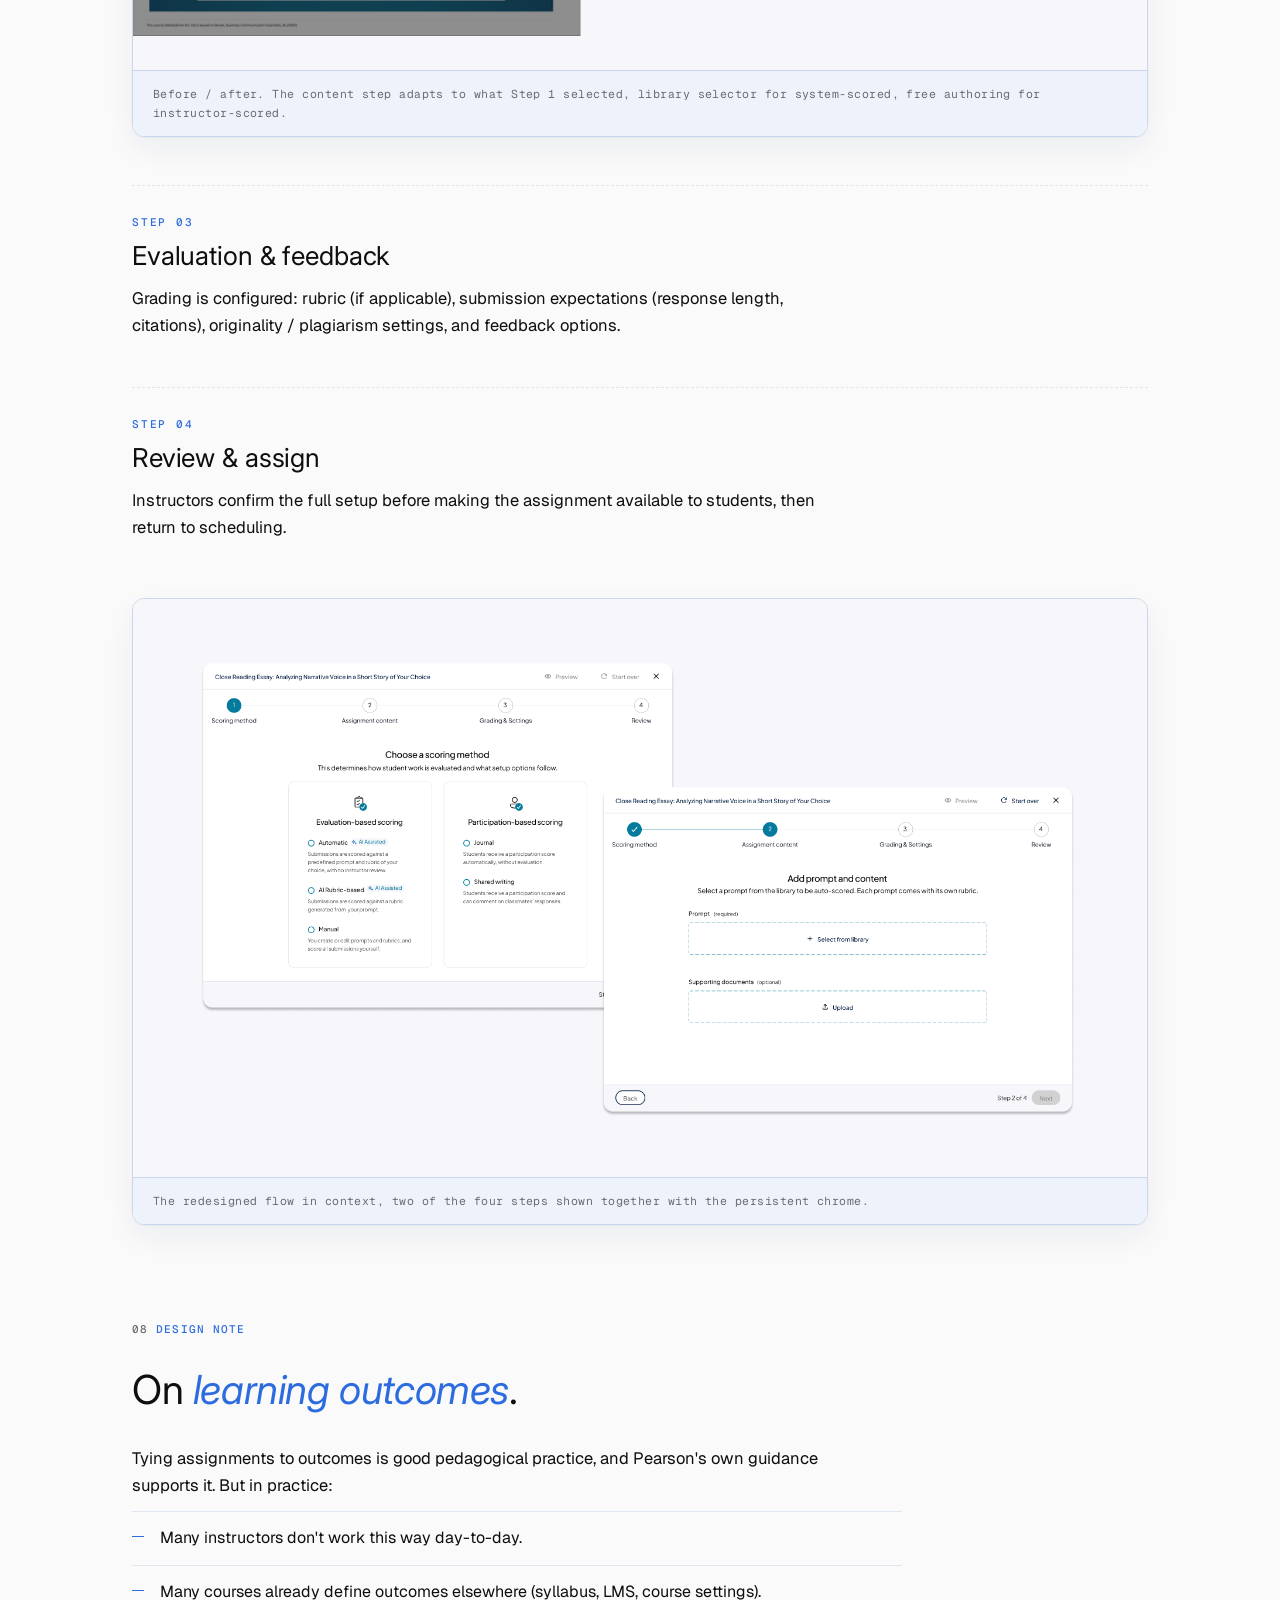
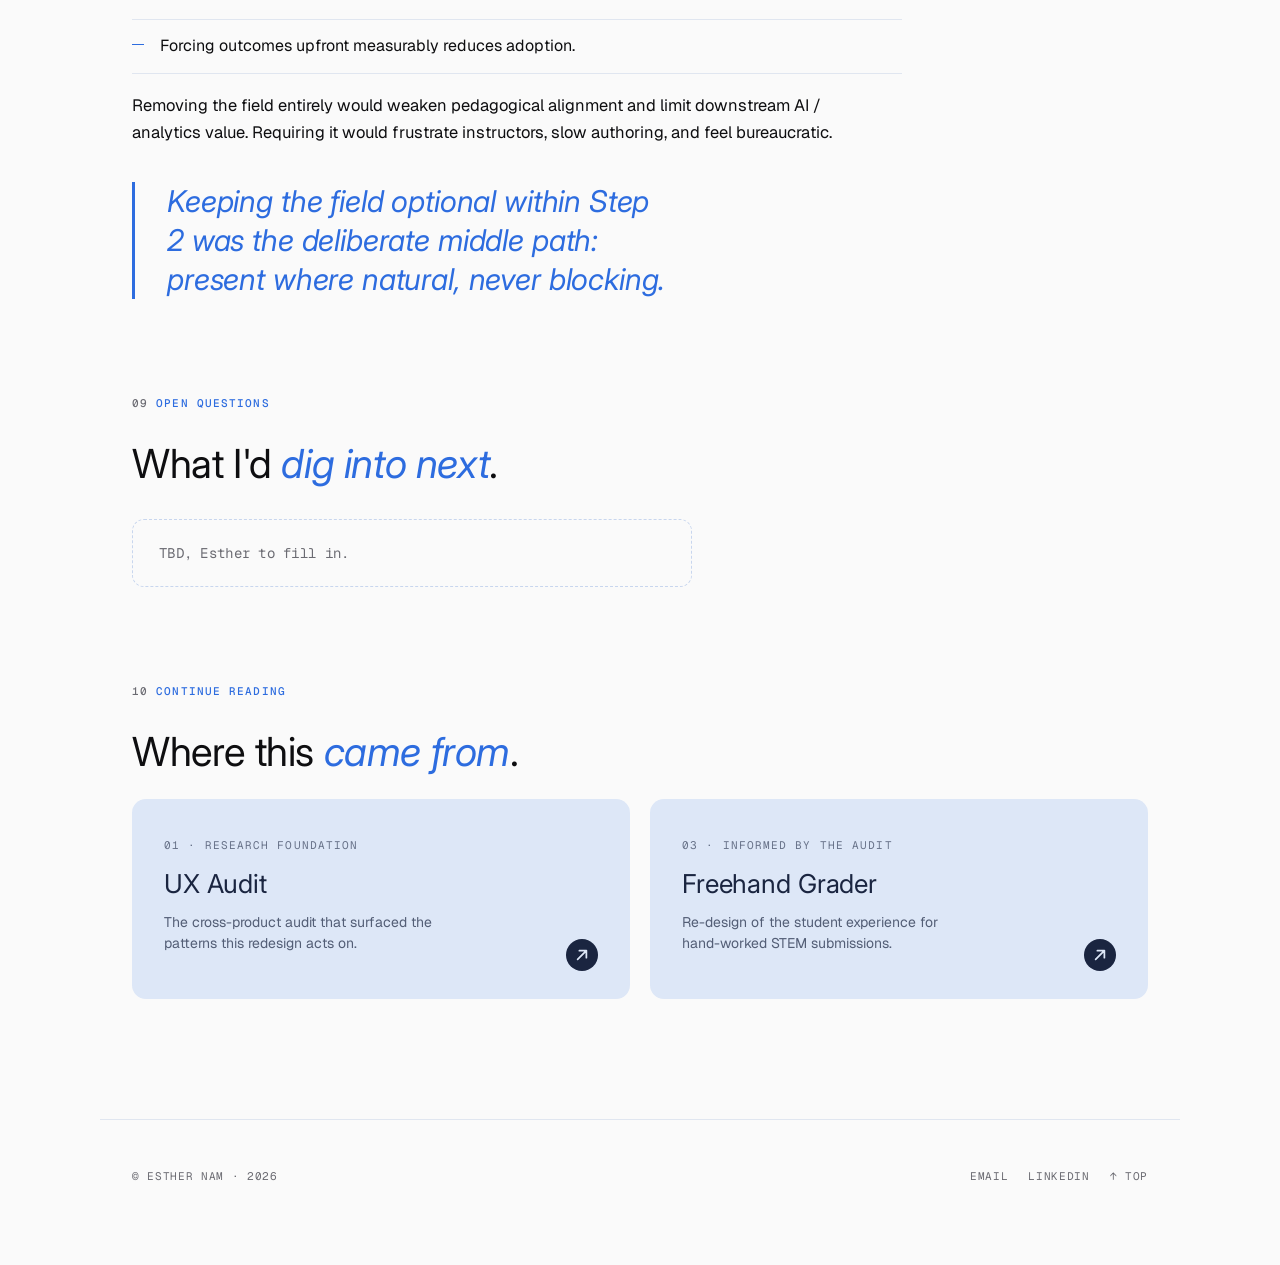
<file: WSOL Case Study.html>
<!DOCTYPE html>
<html lang="en">
<head>
<meta charset="utf-8" />
<meta name="viewport" content="width=device-width, initial-scale=1" />
<title>Writing Solutions · Esther Nam</title>
<link rel="preconnect" href="https://fonts.googleapis.com" />
<link rel="preconnect" href="https://fonts.gstatic.com" crossorigin />
<link href="https://fonts.googleapis.com/css2?family=Inter:wght@400;500;600;700;800&family=Geist:wght@400;500;600;700&family=Geist+Mono:wght@400;500&display=swap" rel="stylesheet" />
<style>
  * { box-sizing: border-box; margin: 0; padding: 0; }
  html { scroll-behavior: smooth; scroll-padding-top: 96px; }
  body {
    font-family: "Geist", -apple-system, BlinkMacSystemFont, system-ui, sans-serif;
    font-size: 16px; line-height: 1.6;
    background: var(--bg); color: var(--ink);
    -webkit-font-smoothing: antialiased;
    transition: background-color 0.25s ease, color 0.25s ease;
  }

  /* ─────────── Palette systems (identical to UX Audit Case Study) ─────────── */
  body[data-theme="blue"] {
    --bg: #FAFAFA;
    --ink: #0E0E10;
    --muted: #6B6B72;
    --line: #E0E6F0;
    --line-soft: #EDF1F7;
    --accent: #2D6CDF;
    --accent-deep: #1A4FAB;
    --accent-soft: #EBF1FB;
    --card-bg: #DDE7F7;
    --card-bg-soft: #EEF3FB;
    --card-ink: #1A2540;
    --card-line: #C8D6EE;
    --pill-bg: #FFFFFF;
    --hero-tint: #F4F7FC;
    --shadow: 0 1px 0 rgba(0,0,0,0.04), 0 12px 30px rgba(20, 40, 90, 0.06);
  }
  body[data-theme="graphite"] {
    --bg: #14141A;
    --ink: #F0F0F2;
    --muted: #8D8D95;
    --line: #2A2A33;
    --line-soft: #1E1E26;
    --accent: #B4A7F5;
    --accent-deep: #D6CEFA;
    --accent-soft: #1F1B36;
    --card-bg: #F8F8FA;
    --card-bg-soft: #1E1E26;
    --card-ink: #0E0E10;
    --card-line: #E0E0E5;
    --pill-bg: #1E1E26;
    --hero-tint: #1A1A22;
    --shadow: 0 1px 0 rgba(255,255,255,0.04), 0 12px 30px rgba(0, 0, 0, 0.4);
  }

  /* ─────────── Site nav ─────────── */
  .site-nav {
    max-width: 1080px; margin: 0 auto;
    padding: 32px 32px 0;
    display: flex; align-items: center; justify-content: space-between;
  }
  .wordmark {
    font-family: "Inter", sans-serif;
    font-size: 22px; color: var(--ink); text-decoration: none;
    letter-spacing: -0.01em;
  }
  .wordmark .dot { color: var(--accent); }
  .site-nav nav { display: flex; gap: 28px; align-items: center; }
  .site-nav nav a {
    font-size: 13px; color: var(--muted); text-decoration: none;
    transition: color 0.2s; font-family: "Geist", sans-serif;
  }
  .site-nav nav a:hover { color: var(--ink); }
  .site-nav nav a.current { color: var(--ink); font-weight: 500; }

  .theme-toggle {
    display: inline-grid; place-items: center;
    width: 32px; height: 32px; border-radius: 999px;
    margin-left: 8px;
    background: transparent; border: 1px solid var(--line);
    color: var(--ink); cursor: pointer;
    transition: border-color 0.15s, transform 0.15s;
  }
  .theme-toggle:hover { border-color: var(--ink); transform: scale(1.04); }
  .theme-toggle svg { width: 14px; height: 14px; }
  .theme-toggle .icon-sun, .theme-toggle .icon-moon { display: none; }
  body[data-theme="blue"] .theme-toggle .icon-moon { display: block; }
  body[data-theme="graphite"] .theme-toggle .icon-sun { display: block; }

  .back-link {
    max-width: 1080px; margin: 0 auto;
    padding: 32px 32px 0;
    display: block; font-size: 13px; color: var(--muted);
    text-decoration: none; font-family: "Geist Mono", monospace;
    letter-spacing: 0.04em;
  }
  .back-link:hover { color: var(--ink); }

  /* ─────────── Case study layout ─────────── */
  .case-study {
    max-width: 1080px; margin: 0 auto;
    padding: 0 32px 120px;
  }
  .meta-strip {
    margin-top: 56px;
    display: flex; align-items: center; gap: 12px; flex-wrap: wrap;
    font-family: "Geist Mono", monospace;
    font-size: 11px; letter-spacing: 0.08em; text-transform: uppercase;
    color: var(--muted);
  }
  .meta-strip .tag { color: var(--accent); font-weight: 500; }
  .meta-strip .sep { opacity: 0.4; }

  .case-title {
    font-family: "Inter", sans-serif;
    font-weight: 400;
    font-size: clamp(40px, 5.5vw, 64px);
    line-height: 1.06;
    letter-spacing: -0.015em;
    margin-top: 24px;
    max-width: 22ch;
    color: var(--ink);
    text-wrap: balance;
  }
  .case-title em { font-style: italic; color: var(--accent); }

  .case-deck {
    margin-top: 28px;
    max-width: 62ch;
    font-size: 18px; line-height: 1.55;
    color: var(--muted);
  }

  /* Hero meta grid */
  .hero-meta {
    margin-top: 56px;
    border-top: 1px solid var(--line);
    border-bottom: 1px solid var(--line);
    display: grid; grid-template-columns: repeat(4, 1fr);
  }
  .meta-cell {
    padding: 22px 24px;
    display: flex; flex-direction: column; gap: 8px;
    border-right: 1px solid var(--line);
  }
  .meta-cell:first-child { padding-left: 0; }
  .meta-cell:last-child { border-right: 0; padding-right: 0; }
  .meta-cell .k {
    font-family: "Geist Mono", monospace;
    font-size: 10.5px; letter-spacing: 0.1em; text-transform: uppercase;
    color: var(--muted);
  }
  .meta-cell .v {
    font-size: 15px; color: var(--ink); font-weight: 500;
    line-height: 1.35;
  }

  /* Jump nav */
  .jump {
    margin-top: 40px;
    display: flex; flex-wrap: wrap; gap: 8px 4px;
    align-items: center;
  }
  .jump-label {
    font-family: "Geist Mono", monospace;
    font-size: 11px; letter-spacing: 0.08em; text-transform: uppercase;
    color: var(--muted); margin-right: 12px;
  }
  .jump a {
    font-size: 13px; color: var(--ink); text-decoration: none;
    padding: 6px 12px; border-radius: 999px;
    border: 1px solid var(--line);
    transition: background-color 0.2s, border-color 0.2s, color 0.2s;
    background: var(--pill-bg);
  }
  .jump a:hover { border-color: var(--accent); color: var(--accent); }

  /* ─────────── Sections ─────────── */
  section { margin-top: 96px; scroll-margin-top: 100px; }
  .section-head {
    display: flex; align-items: baseline; gap: 16px;
    margin-bottom: 28px;
  }
  .section-eyebrow {
    font-family: "Geist Mono", monospace;
    font-size: 11px; letter-spacing: 0.1em; text-transform: uppercase;
    color: var(--accent); font-weight: 500; flex-shrink: 0;
  }
  .section-eyebrow .num { color: var(--muted); margin-right: 8px; }
  h2.section-title {
    font-family: "Inter", sans-serif;
    font-weight: 400;
    font-size: clamp(28px, 3.4vw, 40px);
    line-height: 1.15;
    letter-spacing: -0.01em;
    color: var(--ink);
    max-width: 22ch;
    text-wrap: balance;
  }
  h2.section-title em { font-style: italic; color: var(--accent); }

  .prose { max-width: 65ch; font-size: 16.5px; line-height: 1.65; color: var(--ink); }
  .prose p + p { margin-top: 18px; }
  .prose strong { font-weight: 600; }

  ul.clean { list-style: none; padding: 0; margin: 12px 0; max-width: 70ch; }
  ul.clean li {
    padding: 14px 0 14px 28px; border-top: 1px solid var(--line);
    position: relative; font-size: 16px; line-height: 1.55;
  }
  ul.clean li:last-child { border-bottom: 1px solid var(--line); }
  ul.clean li::before {
    content: ""; position: absolute; left: 0; top: 24px;
    width: 12px; height: 1px; background: var(--accent);
  }
  ul.clean li strong { font-weight: 600; }

  /* Impact list, identical to audit */
  .impact-list {
    margin-top: 8px;
    display: grid; grid-template-columns: 1fr 1fr; gap: 0;
    border-top: 1px solid var(--line);
  }
  .impact-list li {
    list-style: none;
    padding: 28px 32px 28px 0;
    border-bottom: 1px solid var(--line);
    display: flex; gap: 24px; align-items: flex-start;
  }
  .impact-list li:nth-child(odd) {
    padding-right: 32px;
    border-right: 1px solid var(--line);
  }
  .impact-list li:nth-child(even) { padding-left: 32px; }
  .impact-list .imp-num {
    font-family: "Geist Mono", monospace;
    font-size: 11px; letter-spacing: 0.1em;
    color: var(--accent); font-weight: 500;
    padding-top: 4px; flex-shrink: 0; min-width: 24px;
  }
  .impact-list .imp-body { flex: 1; }
  .impact-list h4 { font-size: 15.5px; font-weight: 600; color: var(--ink); margin-bottom: 6px; line-height: 1.4; }
  .impact-list p { font-size: 14.5px; color: var(--muted); line-height: 1.55; }

  /* Figures */
  figure.real {
    margin-top: 40px;
    background: transparent; padding: 0; overflow: hidden;
    border: 1px solid var(--card-line);
    box-shadow: var(--shadow);
    border-radius: 12px;
  }
  body[data-theme="graphite"] figure.real { border-color: var(--line); }
  figure.real img { display: block; width: 100%; height: auto; }
  figure.real figcaption {
    margin: 0; padding: 14px 20px;
    background: var(--card-bg-soft);
    border-top: 1px solid var(--card-line);
    color: var(--muted);
    font-family: "Geist Mono", monospace;
    font-size: 11.5px; letter-spacing: 0.04em;
  }
  body[data-theme="graphite"] figure.real figcaption { border-color: var(--line); }

  /* Pull quote */
  .pullquote {
    margin: 56px 0;
    max-width: 32ch;
    font-family: "Inter", sans-serif;
    font-weight: 400; font-style: italic;
    font-size: clamp(22px, 2.6vw, 30px); line-height: 1.3;
    color: var(--accent);
    letter-spacing: -0.005em;
    padding-left: 32px;
    border-left: 3px solid var(--accent);
    text-wrap: balance;
  }

  /* Insight callout (the audit's pattern) */
  .insight {
    margin-top: 56px;
    display: grid; grid-template-columns: 80px 1fr;
    gap: 32px; padding-bottom: 56px;
    border-bottom: 1px solid var(--line);
  }
  .insight:last-of-type { border-bottom: 0; padding-bottom: 0; }
  .insight .ins-num {
    font-family: "Inter", sans-serif;
    font-size: 48px; font-weight: 300; line-height: 1;
    color: var(--accent);
  }
  .insight .ins-body { max-width: 65ch; }
  .insight h3 {
    font-family: "Inter", sans-serif;
    font-weight: 400; font-size: 26px; line-height: 1.2;
    color: var(--ink); margin-bottom: 16px; letter-spacing: -0.005em;
  }
  .insight h3 em { font-style: italic; color: var(--accent); }
  .insight p { font-size: 16px; line-height: 1.65; color: var(--ink); }
  .insight p + p { margin-top: 14px; }
  .insight .ins-pill {
    display: inline-block;
    font-family: "Geist Mono", monospace;
    font-size: 11px; letter-spacing: 0.06em; text-transform: uppercase;
    color: var(--accent);
    padding: 4px 10px; border-radius: 4px;
    background: var(--accent-soft);
    margin-bottom: 14px;
  }

  /* Chrome changes — three small panels */
  .chrome-grid {
    margin-top: 24px;
    display: grid; grid-template-columns: repeat(3, 1fr);
    gap: 14px;
  }
  .chrome-card {
    padding: 24px 22px;
    background: var(--card-bg-soft);
    border: 1px solid var(--card-line);
    border-radius: 12px;
  }
  body[data-theme="graphite"] .chrome-card { border-color: var(--line); color: var(--ink); }
  .chrome-card .ck-num {
    font-family: "Geist Mono", monospace;
    font-size: 10.5px; letter-spacing: 0.1em;
    color: var(--accent); font-weight: 500; margin-bottom: 12px;
  }
  .chrome-card h4 {
    font-family: "Inter", sans-serif;
    font-size: 16px; font-weight: 600; line-height: 1.3;
    color: var(--card-ink); margin-bottom: 8px;
    letter-spacing: -0.005em;
  }
  body[data-theme="graphite"] .chrome-card h4 { color: var(--ink); }
  .chrome-card p {
    font-size: 13.5px; line-height: 1.55;
    color: var(--card-ink); opacity: 0.75;
  }
  body[data-theme="graphite"] .chrome-card p { color: var(--ink); opacity: 0.75; }

  /* Step blocks */
  .step { margin: 48px 0; padding-top: 28px; border-top: 1px dashed var(--line); }
  .step:first-of-type { border-top: 0; padding-top: 0; }
  .step-num {
    font-family: "Geist Mono", monospace;
    font-size: 11px; letter-spacing: 0.16em; text-transform: uppercase;
    color: var(--accent); font-weight: 500; margin-bottom: 8px;
  }
  .step h3 {
    font-family: "Inter", sans-serif; font-weight: 400;
    font-size: 26px; line-height: 1.2; letter-spacing: -0.005em;
    margin-bottom: 14px; color: var(--ink);
  }

  /* TBD placeholder */
  .tbd {
    border: 1px dashed var(--card-line); border-radius: 12px;
    padding: 22px 26px; color: var(--muted); font-size: 14px;
    font-family: "Geist Mono", monospace; letter-spacing: 0.02em;
    max-width: 70ch;
  }
  body[data-theme="graphite"] .tbd { border-color: var(--line); }

  /* Next case card */
  .next-grid { margin-top: 24px; display: grid; grid-template-columns: 1fr 1fr; gap: 20px; }
  .next-card {
    display: block; padding: 32px;
    background: var(--card-bg); border-radius: 14px;
    text-decoration: none; color: var(--card-ink);
    transition: transform 0.2s;
    position: relative; overflow: hidden;
    min-height: 200px;
  }
  .next-card:hover { transform: translateY(-3px); }
  .next-card .nc-eyebrow {
    font-family: "Geist Mono", monospace;
    font-size: 11px; letter-spacing: 0.1em; text-transform: uppercase;
    color: var(--card-ink); opacity: 0.6;
  }
  .next-card h3 {
    font-family: "Inter", sans-serif; font-weight: 400;
    font-size: 26px; line-height: 1.2; margin-top: 12px; margin-bottom: 12px;
    color: var(--card-ink); letter-spacing: -0.005em; max-width: 18ch;
  }
  .next-card p {
    font-size: 14px; line-height: 1.5;
    color: var(--card-ink); opacity: 0.7; max-width: 32ch;
  }
  .next-card .nc-arrow {
    position: absolute; bottom: 28px; right: 32px;
    width: 32px; height: 32px; border-radius: 999px;
    background: var(--card-ink); color: var(--card-bg);
    display: grid; place-items: center;
    transition: transform 0.2s;
  }
  body[data-theme="graphite"] .next-card .nc-arrow { background: var(--accent); color: var(--card-ink); }
  .next-card:hover .nc-arrow { transform: rotate(-45deg) translateX(3px); }

  /* Footer */
  footer {
    max-width: 1080px; margin: 0 auto;
    padding: 48px 32px 80px;
    border-top: 1px solid var(--line);
    display: flex; justify-content: space-between; align-items: baseline;
    font-family: "Geist Mono", monospace;
    font-size: 11px; letter-spacing: 0.06em; text-transform: uppercase;
    color: var(--muted);
  }
  footer .f-r { display: flex; gap: 20px; }
  footer a { color: var(--muted); text-decoration: none; }
  footer a:hover { color: var(--ink); }

  /* Responsive */
  @media (max-width: 760px) {
    .hero-meta { grid-template-columns: 1fr 1fr; }
    .meta-cell:nth-child(2) { border-right: 0; }
    .impact-list { grid-template-columns: 1fr; }
    .impact-list li:nth-child(odd) { border-right: 0; padding-right: 0; }
    .impact-list li:nth-child(even) { padding-left: 0; }
    .chrome-grid { grid-template-columns: 1fr; }
    .next-grid { grid-template-columns: 1fr; }
    .insight { grid-template-columns: 1fr; gap: 12px; }
    .insight .ins-num { font-size: 36px; }
  }
</style>
</head>
<body data-theme="blue" data-screen-label="WSOL Case Study">
<script>
  (function(){
    try {
      var t = localStorage.getItem('case-palette');
      document.body.dataset.theme = (t === 'graphite' || t === 'blue') ? t : 'blue';
    } catch(e) { document.body.dataset.theme = 'blue'; }
  })();
</script>

  <!-- Site nav -->
  <header class="site-nav">
    <a class="wordmark" href="index.html">Esther Nam<span class="dot"> •</span></a>
    <nav>
      <a href="index.html" class="current">Work</a>
      <a href="#">Resume</a>
      <a href="#">Contact</a>
      <button class="theme-toggle" id="theme-toggle" type="button" aria-label="Toggle dark mode">
        <svg class="icon-moon" viewBox="0 0 24 24" fill="none" stroke="currentColor" stroke-width="1.8" stroke-linecap="round" stroke-linejoin="round"><path d="M21 12.79A9 9 0 1 1 11.21 3 7 7 0 0 0 21 12.79z"/></svg>
        <svg class="icon-sun" viewBox="0 0 24 24" fill="none" stroke="currentColor" stroke-width="1.8" stroke-linecap="round" stroke-linejoin="round"><circle cx="12" cy="12" r="4"/><path d="M12 2v2M12 20v2M4.93 4.93l1.41 1.41M17.66 17.66l1.41 1.41M2 12h2M20 12h2M4.93 19.07l1.41-1.41M17.66 6.34l1.41-1.41"/></svg>
      </button>
    </nav>
  </header>

  <a href="index.html" class="back-link">← BACK TO WORK</a>

  <main class="case-study">

    <!-- ── Hero (matches audit pattern) ── -->
    <div class="meta-strip">
      <span class="tag">WRITING SOLUTIONS</span>
      <span class="sep">/</span>
      <span>Pearson Higher Ed · "Generate" portfolio</span>
      <span class="sep">/</span>
      <span>April 2026</span>
    </div>

    <h1 class="case-title">Restructuring assignment creation around <em>how instructors actually think</em>.</h1>

    <p class="case-deck">A redesign of the assignment-creation flow in Writing Solutions, an instructor-facing assessment tool in beta release. Audit findings set the strategic foundation; the redesign extended them to address issues unique to this product.</p>

    <div class="hero-meta">
      <div class="meta-cell">
        <span class="k">Role</span>
        <span class="v">Lead designer</span>
      </div>
      <div class="meta-cell">
        <span class="k">Timeline</span>
        <span class="v">April 2026</span>
      </div>
      <div class="meta-cell">
        <span class="k">Stage</span>
        <span class="v">Beta · limited release</span>
      </div>
      <div class="meta-cell">
        <span class="k">Outcome</span>
        <span class="v">Restructured flow + clearer authoring foundation</span>
      </div>
    </div>

    <nav class="jump">
      <span class="jump-label">Jump to</span>
      <a href="#impact">Impact</a>
      <a href="#overview">Overview</a>
      <a href="#problem">Problem</a>
      <a href="#constraint">Design constraint</a>
      <a href="#solution">Solution</a>
      <a href="#outcomes">A note on outcomes</a>
      <a href="#next">Next</a>
    </nav>

    <!-- ── Impact ── -->
    <section id="impact">
      <div class="section-head">
        <span class="section-eyebrow"><span class="num">01</span>Impact</span>
      </div>
      <h2 class="section-title">A <em>structural</em> redesign, not surface UI tweaks.</h2>

      <ul class="impact-list" style="margin-top: 48px;">
        <li>
          <span class="imp-num">01</span>
          <div class="imp-body">
            <h4>Reduced confusion during setup</h4>
            <p>The redesigned flow better matched instructor expectations and reduced the back-and-forth scrolling that defined the original page.</p>
          </div>
        </li>
        <li>
          <span class="imp-num">02</span>
          <div class="imp-body">
            <h4>Clearer foundation for authoring across tools</h4>
            <p>The four-step pattern is reusable: Freehand Grader and other Generate products can adopt the same chrome and sequence rather than each inventing its own.</p>
          </div>
        </li>
        <li>
          <span class="imp-num">03</span>
          <div class="imp-body">
            <h4>Honored system constraints without being dictated by them</h4>
            <p>The near-term coupling between scoring method and content authorship is real. The redesign surfaces it as a deliberate first step instead of letting it bleed across the page.</p>
          </div>
        </li>
        <li>
          <span class="imp-num">04</span>
          <div class="imp-body">
            <h4>Translated platform-level audit insights into structural workflow change</h4>
            <p>Demonstrated how strategic audit findings turn into concrete IA decisions when the underlying constraints are taken seriously.</p>
          </div>
        </li>
      </ul>
    </section>

    <!-- ── Overview ── -->
    <section id="overview">
      <div class="section-head">
        <span class="section-eyebrow"><span class="num">02</span>Overview</span>
      </div>
      <h2 class="section-title">From <em>audit findings</em> to a redesign.</h2>

      <div class="prose" style="margin-top: 32px;">
        <p>Writing Solutions is an instructor-facing assessment tool for creating and grading typed assignments, in beta release as part of Pearson's "Generate" portfolio. Following a platform-wide UX audit, the assignment-creation flow emerged as a key opportunity to address recurring issues around cognitive load, decision clarity, and misalignment with instructor mental models.</p>
        <p>This case study focuses on redesigning assignment creation. Audit findings provided the strategic foundation; the redesign extended them to address issues unique to Writing Solutions.</p>
      </div>
    </section>

    <!-- ── Problem ── -->
    <section id="problem">
      <div class="section-head">
        <span class="section-eyebrow"><span class="num">03</span>Problem</span>
      </div>
      <h2 class="section-title">Every decision <em>on one scroll</em>.</h2>

      <div class="prose" style="margin-top: 32px;">
        <p>The existing assignment-creation page stacked every decision into a single scroll. Because some choices affected others downstream, users had to scroll back constantly to revise.</p>
      </div>

      <figure class="real">
        <img src="images/wsol-current.png" alt="The original Assignment Manager page, with every decision stacked into one long scrolling form." />
        <figcaption>The original Assignment Manager. Every decision lives on one scroll, and some choices change what others mean.</figcaption>
      </figure>

      <div class="prose" style="margin-top: 36px;">
        <p>This forced instructors to context-switch constantly while scrolling up and down:</p>
      </div>

      <div class="pullquote">"What am I assigning?" → "How do I grade?" → "What are the constraints?" → "Wait, am I done?"</div>

      <div class="prose">
        <p>The structure conflicted with both:</p>
      </div>
      <ul class="clean">
        <li><strong>Learning design sequencing</strong>, outcomes → assessment → feedback.</li>
        <li><strong>Instructor mental models</strong>, content first, grading implications later.</li>
      </ul>
      <div class="prose" style="margin-top: 18px;">
        <p>Compounding this, several high-impact decisions (e.g., automatic vs. instructor-graded paths) had implications that weren't clearly communicated, leading to confusion, rework, and mismatch between instructional intent and actual assignment behavior.</p>
      </div>
    </section>

    <!-- ── Audit-informed insights ── -->
    <section id="audit-insights">
      <div class="section-head">
        <span class="section-eyebrow"><span class="num">04</span>Building on the audit</span>
      </div>
      <h2 class="section-title">Three patterns that <em>applied directly here</em>.</h2>

      <div class="prose" style="margin-top: 32px;">
        <p>The platform-wide audit had already surfaced patterns that applied directly to this flow:</p>
      </div>
      <ul class="clean">
        <li>Complexity was front-loaded instead of progressively revealed.</li>
        <li>Decision points lacked clear explanations of impact.</li>
        <li>Flow structure followed tool constraints rather than instructor mental models.</li>
      </ul>
      <div class="prose" style="margin-top: 18px;">
        <p>Assignment creation was a clean candidate for applying these findings concretely. <a href="UX Audit Case Study.html" style="color: var(--accent); text-decoration: none; border-bottom: 1px solid currentColor;">Read the audit case study →</a></p>
      </div>
    </section>

    <!-- ── Design constraint ── -->
    <section id="constraint">
      <div class="section-head">
        <span class="section-eyebrow"><span class="num">05</span>Design constraint</span>
      </div>
      <h2 class="section-title">A <em>system coupling</em> that shaped the order.</h2>

      <div class="prose" style="margin-top: 32px;">
        <p>Before designing the ideal flow, I had to account for a near-term system constraint: in WSOL, scoring method determines whether prompts are system-defined or instructor-authored.</p>
        <p>Practically, that meant scoring intent had to be surfaced first, with content creation following within those constraints. The coupling may loosen long-term, but the near-term redesign had to work within it, and honor it visibly rather than designing around it.</p>
      </div>
    </section>

    <!-- ── Design goals ── -->
    <section id="goals">
      <div class="section-head">
        <span class="section-eyebrow"><span class="num">06</span>Design goals</span>
      </div>
      <h2 class="section-title">Four <em>principles</em> for the redesign.</h2>

      <ul class="clean" style="margin-top: 32px;">
        <li>Reduce cognitive load at early stages.</li>
        <li>Make the consequences of major decisions explicit.</li>
        <li>Defer advanced or conditional options until they're relevant.</li>
        <li>Honor system constraints without letting them dictate the entire experience.</li>
      </ul>
    </section>

    <!-- ── Solution: chrome changes + four steps ── -->
    <section id="solution">
      <div class="section-head">
        <span class="section-eyebrow"><span class="num">07</span>Solution</span>
      </div>
      <h2 class="section-title">Page-level chrome, then a <em>four-step flow</em>.</h2>

      <div class="prose" style="margin-top: 32px;">
        <p>The redesign worked at two levels. First, structural changes to the page itself, the chrome that wraps every step. Then, a re-sequencing of the actual decisions into four steps.</p>
      </div>

      <!-- Chrome changes -->
      <h3 style="font-family: 'Inter', sans-serif; font-weight: 500; font-size: 18px; letter-spacing: 0.04em; text-transform: uppercase; color: var(--muted); margin-top: 48px; margin-bottom: 16px;">Page-level chrome</h3>
      <div class="chrome-grid">
        <div class="chrome-card">
          <div class="ck-num">A</div>
          <h4>Progress stepper at the top</h4>
          <p>A persistent 4-step tracker replaces the old single-scroll page. Users always see where they are and what's left.</p>
        </div>
        <div class="chrome-card">
          <div class="ck-num">B</div>
          <h4>Persistent footer with step controls</h4>
          <p>"Back / Next / Step X of 4" lives in a sticky footer. Replaces the original Preview / Save / Done buttons that disappeared the moment users scrolled.</p>
        </div>
        <div class="chrome-card">
          <div class="ck-num">C</div>
          <h4>Removed the iFrame scroll trap</h4>
          <p>The original page nested its form inside an iFrame, creating two scroll containers. Users frequently scrolled the wrong one. The redesign removes the inner container entirely.</p>
        </div>
      </div>

      <figure class="real" style="margin-top: 40px;">
        <img src="images/wsol-progress-stepper.png" alt="A persistent 4-step progress tracker at the top of the page: 1 Scoring method, 2 Assignment content, 3 Grading & Settings, 4 Review." />
        <figcaption>The persistent progress tracker. Stays visible across all four steps.</figcaption>
      </figure>

      <!-- The four steps -->
      <h3 style="font-family: 'Inter', sans-serif; font-weight: 500; font-size: 18px; letter-spacing: 0.04em; text-transform: uppercase; color: var(--muted); margin-top: 64px; margin-bottom: 16px;">The four steps</h3>

      <div class="step">
        <div class="step-num">Step 01</div>
        <h3>Scoring method</h3>
        <div class="prose">
          <p>Instructors first choose between automatic, AI-assisted, or manual / journal / shared writing. Helper text makes clear this choice determines whether the prompt will be system-defined or instructor-authored, and which downstream options are available. All content-related actions (like choosing a prompt) moved into step 2.</p>
        </div>
        <figure class="real">
          <img src="images/wsol-scoring.png" alt="Before/after of the scoring method picker. Before: a stacked list of radio buttons inside a long form. After: two grouped cards titled Evaluation-based scoring and Participation-based scoring." />
          <figcaption>Before / after. The five flat radio options become two grouped cards that name the underlying intent, evaluation vs. participation, before naming the method.</figcaption>
        </figure>
      </div>

      <div class="step">
        <div class="step-num">Step 02</div>
        <h3>Assignment content</h3>
        <div class="prose">
          <p>Based on the Step 1 choice, instructors either select a system prompt (automatic / AI-assisted) or write their own (manual / journal / shared). Supporting documents and an optional learning outcome are added here.</p>
        </div>
        <figure class="real">
          <img src="images/wsol-content.png" alt="Before/after of the prompt and content section. Before: a prompt textarea and rubric chooser. After: a clean Select-from-library button and an optional Upload supporting documents area." />
          <figcaption>Before / after. The content step adapts to what Step 1 selected, library selector for system-scored, free authoring for instructor-scored.</figcaption>
        </figure>
      </div>

      <div class="step">
        <div class="step-num">Step 03</div>
        <h3>Evaluation &amp; feedback</h3>
        <div class="prose">
          <p>Grading is configured: rubric (if applicable), submission expectations (response length, citations), originality / plagiarism settings, and feedback options.</p>
        </div>
      </div>

      <div class="step">
        <div class="step-num">Step 04</div>
        <h3>Review &amp; assign</h3>
        <div class="prose">
          <p>Instructors confirm the full setup before making the assignment available to students, then return to scheduling.</p>
        </div>
      </div>

      <figure class="real" style="margin-top: 56px;">
        <img src="images/wsol-screens.png" alt="Two of the redesigned modal screens shown together: the scoring method step and the assignment content step, both with the persistent progress tracker and footer controls." />
        <figcaption>The redesigned flow in context, two of the four steps shown together with the persistent chrome.</figcaption>
      </figure>
    </section>

    <!-- ── Note on learning outcomes ── -->
    <section id="outcomes">
      <div class="section-head">
        <span class="section-eyebrow"><span class="num">08</span>Design note</span>
      </div>
      <h2 class="section-title">On <em>learning outcomes</em>.</h2>

      <div class="prose" style="margin-top: 32px;">
        <p>Tying assignments to outcomes is good pedagogical practice, and Pearson's own guidance supports it. But in practice:</p>
      </div>
      <ul class="clean">
        <li>Many instructors don't work this way day-to-day.</li>
        <li>Many courses already define outcomes elsewhere (syllabus, LMS, course settings).</li>
        <li>Forcing outcomes upfront measurably reduces adoption.</li>
      </ul>
      <div class="prose" style="margin-top: 18px;">
        <p>Removing the field entirely would weaken pedagogical alignment and limit downstream AI / analytics value. Requiring it would frustrate instructors, slow authoring, and feel bureaucratic.</p>
      </div>
      <div class="pullquote" style="margin-top: 36px;">Keeping the field optional within Step 2 was the deliberate middle path: present where natural, never blocking.</div>
    </section>

    <!-- ── Open questions ── -->
    <section id="open-questions">
      <div class="section-head">
        <span class="section-eyebrow"><span class="num">09</span>Open questions</span>
      </div>
      <h2 class="section-title">What I'd <em>dig into next</em>.</h2>

      <div class="tbd" style="margin-top: 32px;">TBD, Esther to fill in.</div>
    </section>

    <!-- ── Next case study ── -->
    <section id="next">
      <div class="section-head">
        <span class="section-eyebrow"><span class="num">10</span>Continue reading</span>
      </div>
      <h2 class="section-title">Where this <em>came from</em>.</h2>

      <div class="next-grid">
        <a class="next-card" href="UX Audit Case Study.html">
          <span class="nc-eyebrow">01 · Research foundation</span>
          <h3>UX Audit</h3>
          <p>The cross-product audit that surfaced the patterns this redesign acts on.</p>
          <div class="nc-arrow">
            <svg width="14" height="14" viewBox="0 0 16 16" fill="none" stroke="currentColor" stroke-width="2"><path d="M3 13L13 3M13 3H5M13 3V11" stroke-linecap="round"/></svg>
          </div>
        </a>
        <a class="next-card" href="#">
          <span class="nc-eyebrow">03 · Informed by the audit</span>
          <h3>Freehand Grader</h3>
          <p>Re-design of the student experience for hand-worked STEM submissions.</p>
          <div class="nc-arrow">
            <svg width="14" height="14" viewBox="0 0 16 16" fill="none" stroke="currentColor" stroke-width="2"><path d="M3 13L13 3M13 3H5M13 3V11" stroke-linecap="round"/></svg>
          </div>
        </a>
      </div>
    </section>

  </main>

  <footer>
    <span>© Esther Nam · 2026</span>
    <div class="f-r">
      <a href="mailto:#">Email</a>
      <a href="#">LinkedIn</a>
      <a href="#" id="top-link">↑ Top</a>
    </div>
  </footer>

  <script>
    (function () {
      const body = document.body;
      const btn = document.getElementById('theme-toggle');
      function set(theme) {
        body.dataset.theme = theme;
        try { localStorage.setItem('case-palette', theme); } catch (e) {}
      }
      btn.addEventListener('click', () => {
        set(body.dataset.theme === 'graphite' ? 'blue' : 'graphite');
      });
      document.getElementById('top-link').addEventListener('click', (e) => {
        e.preventDefault();
        window.scrollTo({ top: 0, behavior: 'smooth' });
      });
    })();
  </script>
</body>
</html>
</file>
<file: shared.css>
/* ============================================================
   shared.css — single source of truth for chrome shared across
   all pages (top nav, Work dropdown, buttons, theme toggle,
   back-link, footer, mobile menu). Linked LAST in <head> so it
   wins over any per-page inline styles. Edit common chrome HERE.
   Relies on per-page tokens: --bg --ink --muted --line --field
   --accent --card --card-line --accent-soft.
   ============================================================ */

/* ---- Global zoom (on BODY so it scales everything uniformly with no reflow
   and doesn't feed back into the media-query viewport). Thresholds are in
   LOGICAL px — macOS Retina/Thunderbolt reports ~1680, not 2560. ---- */
@media (min-width: 800px)  { body { zoom: 1.12; } }
@media (min-width: 1250px) { body { zoom: 1.3; } }
@media (min-width: 1500px) { body { zoom: 1.55; } }
@media (min-width: 1800px) { body { zoom: 1.8; } }
@media (min-width: 2200px) { body { zoom: 2.1; } }

/* ---- Top bar ---- */
.topbar { position: sticky; top: 0; z-index: 50; background: color-mix(in srgb, var(--bg) 88%, transparent); backdrop-filter: saturate(140%) blur(10px); border-bottom: 1px solid var(--line); }
.topbar .inner { max-width: 1080px; margin: 0 auto; padding: 0 32px; height: 64px; display: flex; align-items: center; gap: 20px; }
.brand { font-weight: 800; font-size: 20px; letter-spacing: -0.02em; text-decoration: none; color: var(--ink); display: flex; align-items: center; gap: 7px; white-space: nowrap; }
.brand .mk { width: 26px; height: 26px; border-radius: 8px; background: var(--accent); color: #fff; display: grid; place-items: center; font-size: 14px; font-weight: 800; }

/* nav (case studies/home use <nav>, resume uses <nav class="tabs">) */
.topbar nav { display: flex; align-items: center; gap: 24px; margin-left: 14px; }
.topbar nav > a { text-decoration: none; color: var(--muted); font-size: 14px; font-weight: 500; line-height: 1; transition: color 0.18s; }
.topbar nav > a:hover, .topbar nav > a.active { color: var(--ink); }

/* Work dropdown */
.nav-work { position: relative; }
.nav-work > a { display: inline-flex; align-items: center; gap: 4px; }
.nav-work .caret { width: 9px; height: 9px; opacity: 0.65; transition: transform 0.18s; }
.nav-work:hover .caret { transform: rotate(180deg); }
.nav-work::after { content: ""; position: absolute; top: 100%; left: -14px; right: -14px; height: 14px; }
.work-menu { position: absolute; top: calc(100% + 12px); left: 50%; transform: translateX(-50%) translateY(-4px); min-width: 240px; background: var(--bg); border: 1px solid var(--line); border-radius: 12px; box-shadow: 0 18px 44px -18px rgba(0,0,0,0.30); padding: 7px; opacity: 0; visibility: hidden; transition: opacity 0.16s ease, transform 0.16s ease; z-index: 80; }
.nav-work:hover .work-menu { opacity: 1; visibility: visible; transform: translateX(-50%) translateY(0); }
.topbar .work-menu a { display: block; padding: 9px 12px; border-radius: 8px; color: var(--ink); font-size: 13.5px; font-weight: 600; white-space: nowrap; text-decoration: none; }
.topbar .work-menu a small { display: block; color: var(--muted); font-size: 11.5px; font-weight: 400; margin-top: 1px; }
.topbar .work-menu a:hover { background: var(--field); }
.nav-work.open .work-menu { opacity: 1 !important; visibility: visible !important; transform: translateX(-50%) translateY(0) !important; }
.nav-work.open .caret { transform: rotate(180deg); }

.topbar .spacer { flex: 1; }

/* Primary button */
.btn-primary { background: var(--accent); color: #fff; border: 0; padding: 9px 18px; border-radius: 999px; font: inherit; font-weight: 600; font-size: 14px; line-height: 1.5; cursor: pointer; text-decoration: none; transition: filter 0.18s, transform 0.15s; white-space: nowrap; }
.btn-primary:hover { filter: brightness(1.06); transform: translateY(-1px); }

/* Theme toggle */
.theme-toggle { display: inline-grid; place-items: center; width: 36px; height: 36px; border-radius: 999px; background: transparent; border: 1px solid var(--line); color: var(--ink); cursor: pointer; transition: background-color 0.2s, border-color 0.2s; margin-left: 0; }
.theme-toggle:hover { background: var(--field); }
.theme-toggle svg { width: 16px; height: 16px; }
.theme-toggle .icon-sun { display: none; }
body[data-theme="graphite"] .theme-toggle .icon-sun { display: block; }
body[data-theme="graphite"] .theme-toggle .icon-moon { display: none; }

/* Back to work link (case studies) */
.back-link { max-width: 1080px; margin: 0 auto; padding: 32px 32px 0; display: block; font-size: 12px; font-weight: 600; color: var(--muted); text-decoration: none; font-family: "Figtree", sans-serif; letter-spacing: 0.1em; text-transform: uppercase; }
.back-link:hover { color: var(--accent); }

/* ---- Footer ---- */
footer, footer#contact { background: #0E0E11; color: #C9C9CF; margin-top: 64px; min-height: calc(100vh - 64px); display: flex; align-items: center; }
footer .fin { width: 100%; max-width: 1080px; margin: 0 auto; padding: 64px 32px 48px; }
footer .ft-top { display: grid; grid-template-columns: repeat(auto-fit, minmax(260px, 1fr)); align-items: start; gap: 32px 40px; }
footer .ft-brand { font-weight: 800; font-size: 19px; color: #fff; display: flex; align-items: center; gap: 8px; }
footer .ft-brand .mk { width: 24px; height: 24px; border-radius: 7px; background: var(--accent); color: #fff; display: grid; place-items: center; font-size: 13px; font-weight: 800; }
footer .ft-tag { font-size: 14px; color: #8C8C95; margin-top: 8px; max-width: 30ch; }
footer .ft-cta { display: flex; flex-direction: column; align-items: flex-start; gap: 16px; }
footer .ft-cta > span { color: #C9C9CF; font-size: 15px; line-height: 1.5; }
footer .ft-links { display: flex; gap: 12px; }
footer .ft-links a { width: 38px; height: 38px; border-radius: 999px; border: 1px solid var(--accent); display: grid; place-items: center; color: #fff; text-decoration: none; transition: background-color 0.18s; }
footer .ft-links a svg { display: block; }
footer .ft-links a:hover { border-color: var(--accent); color: #fff; background: var(--accent); }
footer .ft-cta a { color: #fff; font-weight: 600; text-decoration: none; border-bottom: 2px solid var(--accent); padding-bottom: 2px; }
footer .ft-bottom { display: flex; justify-content: space-between; gap: 16px; flex-wrap: wrap; margin-top: 40px; padding-top: 24px; border-top: 1px solid #232329; font-size: 13px; color: #76767E; }

/* Contact jiggle (when already at footer) */
@keyframes contact-jiggle { 0%,100%{transform:translateX(0)} 18%{transform:translateX(-5px)} 38%{transform:translateX(5px)} 58%{transform:translateX(-3px)} 78%{transform:translateX(3px)} }
.ft-cta.jiggle > span { animation: contact-jiggle .5s ease; display:inline-block; }
.ft-cta.jiggle .ft-links a { animation: contact-jiggle .55s ease; }
.ft-cta.jiggle .ft-links a:nth-child(2){ animation-delay:.06s; }
@media (prefers-reduced-motion: reduce){ .ft-cta.jiggle > span, .ft-cta.jiggle .ft-links a { animation:none; } }

/* ---- Mobile nav (hamburger) ---- */
.nav-toggle { display: none; background: none; border: 0; cursor: pointer; padding: 8px; color: var(--ink); }
.nav-toggle svg { width: 24px; height: 24px; display: block; }
.mobile-menu { display: none; }
@media (max-width: 700px) {
  .topbar nav { display: none !important; }
  .topbar .btn-primary { display: none !important; }
  .nav-toggle { display: grid; place-items: center; }
  .mobile-menu { display: block; position: fixed; top: 64px; left: 0; right: 0; background: var(--bg); border-bottom: 1px solid var(--line); box-shadow: 0 20px 44px -22px rgba(0,0,0,.4); padding: 10px; z-index: 90; max-height: calc(100vh - 64px); overflow-y: auto; opacity: 0; visibility: hidden; transform: translateY(-8px); transition: opacity .18s ease, transform .18s ease, visibility .18s; }
  .mobile-menu.open { opacity: 1; visibility: visible; transform: translateY(0); }
  .mobile-menu a { display: block; padding: 13px 14px; border-radius: 10px; text-decoration: none; color: var(--ink); font-size: 16px; font-weight: 600; }
  .mobile-menu a small { display: block; font-size: 12.5px; font-weight: 400; color: var(--muted); margin-top: 2px; }
  .mobile-menu a:active { background: var(--field); }
  .mobile-menu .mm-label { font-size: 11px; letter-spacing: .1em; text-transform: uppercase; color: var(--muted); padding: 14px 14px 4px; }
  .mobile-menu .mm-cta { margin-top: 8px; background: var(--accent); color: #fff; text-align: center; }
  .mobile-menu .mm-sep { height: 1px; background: var(--line); margin: 8px 6px; }
}
</file>
